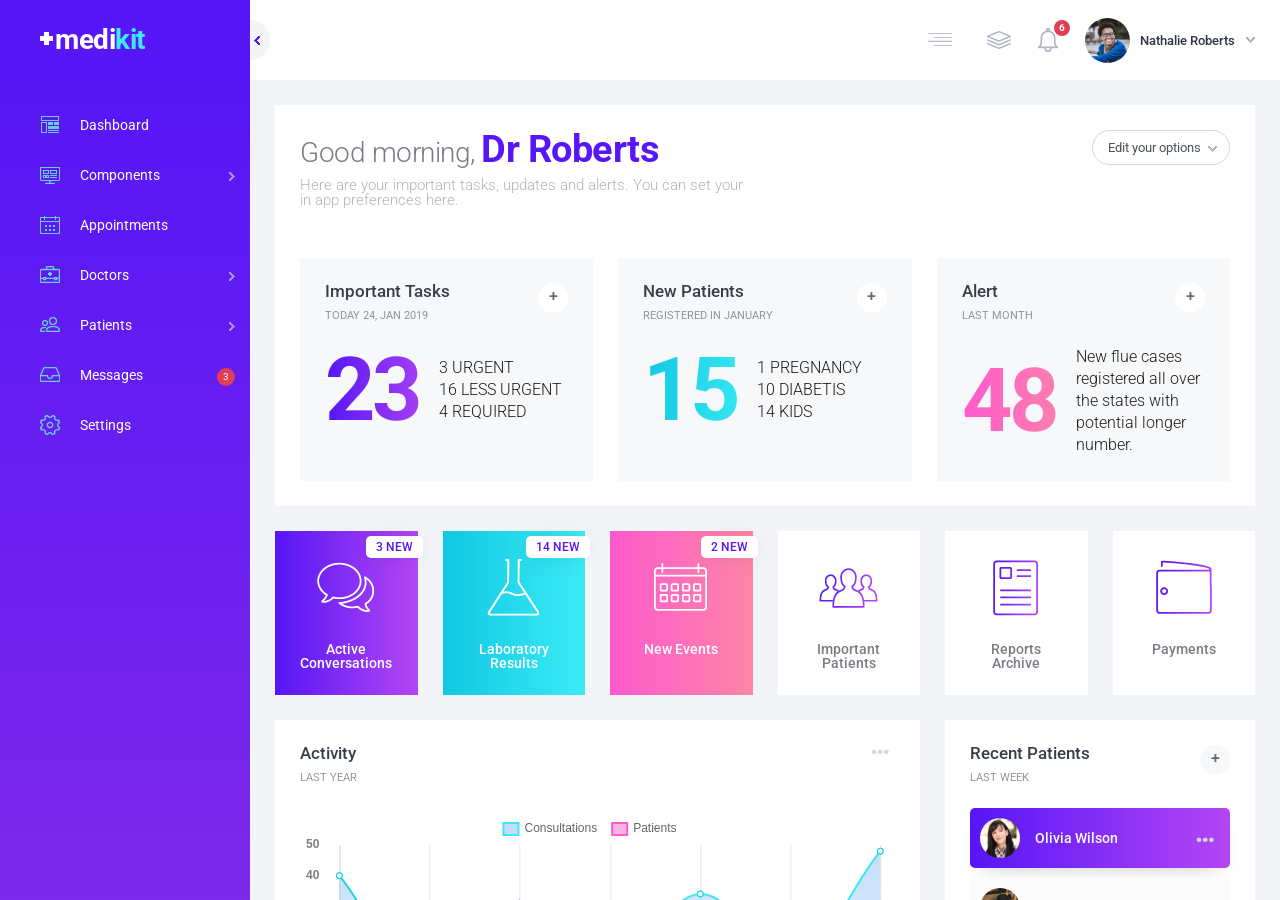
<file: index.html>
<!DOCTYPE html>
<html lang="en">

<!-- Mirrored from smarttemplates.net/medikit/dashboard.html by HTTrack Website Copier/3.x [XR&CO'2014], Thu, 04 Apr 2019 00:51:52 GMT -->
<head>
<meta http-equiv="Content-Type" content="text/html; charset=utf-8" />
<meta name="viewport" content="width=device-width; initial-scale=1; maximum-scale=1" />
<meta name="author" content="SmartTemplates" />
<meta name="description" content="medikit admin dashboard" />
<meta name="keywords" content="medical dashboard, HTML UI KIT, medikit" />
<title>Medikit</title>
<link rel="stylesheet" href="css/swiper.css">
<link rel="stylesheet" href="css/jquery.scrollbar.css">
<link rel="stylesheet" href="css/daterangepicker.css">
<link rel="stylesheet" href="css/select2.css">
<link rel="stylesheet" href="css/ion.rangeSlider.min.css">
<link rel="stylesheet" href="css/dashboard.min.css">
<link href="https://fonts.googleapis.com/css?family=Roboto:300,400,500,700,900" rel="stylesheet">  
</head>
<body>

<div class="dashboard-wrap">

	<header class="sidebar-header">
		<h1 class="sidebar-header__logo">m<span>edi<strong>kit</strong></span></h1>
	</header>
	
	<!-- Left Sidebar -->
	<div class="section section--sidebar" id="sidebar">
	
			<nav class="sidebar-menu"> 
				<ul>
					<li class="dashboard"><a href="dashboard.html"><b>Dashboard</b></a></li>
					<li class="components has-submenu"><a href="#"><b>Components<span class="submenu-arrow"></span></b></a>
						<ul class="sidebar-menu__submenu">
							<li><a href="dashboard__grid.html">Grid</a></li>
							<li><a href="dashboard__charts.html">Charts</a></li>
							<li><a href="dashboard__forms.html">Forms</a></li>
							<li><a href="dashboard__tabs.html">Tabs</a></li>
							<li><a href="dashboard__toggles.html">Toggles</a></li>
							<li><a href="dashboard__tables.html">Tables</a></li>
							<li><a href="dashboard__typography.html">Typography</a></li>
						</ul>
					</li>
					<li class="appointment"><a href="dashboard__appointments.html"><b>Appointments</b></a></li>
					<li class="doctors has-submenu"><a href="#"><b>Doctors<span class="submenu-arrow"></span></b></a>
						<ul class="sidebar-menu__submenu">
							<li><a href="dashboard__doctors-add.html">Add new doctor</a></li>
							<li><a href="dashboard__doctors.html">View all doctors</a></li>
						</ul>
					</li>
					<li class="patients has-submenu"><a href="#"><b>Patients<span class="submenu-arrow"></span></b></a>
						<ul class="sidebar-menu__submenu">
							<li><a href="dashboard__patients-add.html">Add new patient</a></li>
							<li><a href="dashboard__patients.html">View all patients</a></li>
							<li><a href="dashboard__patient.html">Patient profile</a></li>
						</ul>
					</li>		
					<li class="inbox"><a href="dashboard__messages.html"><b>Messages<span class="submenu-bubble">3</span></b></a></li>
					<li class="settings"><a href="#"><b>Settings</b></a></li>
				</ul>
			</nav>
	
	</div>
	
	<!-- Content -->
	<div class="section section--content" id="content">
		<header class="content-header">
		
			<div class="sidebar-resize"></div>
			<div class="mobile-menu"><div class="st-burger-icon st-burger-icon--medium"><span></span></div></div>
			
			<div class="content-header__user content-header__dropdown">  
			    <div class="content-header__user-avatar content-header__dropdown-activate" data-dropdown="userdropdown">
					<div class="content-header__user-thumb"><img src="images/avatar-2.jpg" alt="" title=""/></div>
					<span class="content-header__user-name">Nathalie Roberts</span>
			    </div>  
				<nav class="dropdown-menu dropdown-menu--header dropdown-menu--user-menu " id="userdropdown"> 	
				<h3 class="dropdown-menu__subtitle">User menu</h3>
				<ul>   
				    <li><a href="#">My profile</a></li>
				    <li><a href="#">Activity</a></li>
				    <li><a href="#">Switch account</a></li>
				    <li><a href="#">Support</a></li>
				    <li class="logout"><a href="#" class="button button--general button--red-border">Logout</a></li>
				</ul>
				</nav>
			</div>
			
			<div class="content-header__notifications content-header__dropdown">  
			    <div class="content-header__notifications-icon content-header__icon content-header__dropdown-activate" data-dropdown="notificationsdropdown">
					<img src="images/icons/icons-24-gray/notifications.png" alt="" title=""/>
					<span class="content-header__icon-bubble">6</span>
				</div>  
				<nav class="dropdown-menu dropdown-menu--header dropdown-menu--notifications-menu" id="notificationsdropdown"> 			
				<h3 class="dropdown-menu__subtitle">You have <strong>6</strong> notifications</h3>
				<ul>    
					<li class="d-flex justify-sb"><span class="important">IMPORTANT</span>Michael D. kidney surgery <b class="task-time">today</b></li>
					<li class="d-flex justify-sb"><span class="important">IMPORTANT</span>FLU Alert report generated <b class="task-time">today</b></li>
					
					<li class="d-flex justify-sb"><span>Meeting with <strong>Dr. Joshua</strong> </span> <b class="task-time">tomorrow</b></li>
					<li class="d-flex justify-sb"><span>Remember to create prescriptions for <strong>Alexander P.</strong></span> <b class="task-time">tomorrow</b></li>
					<li class="d-flex justify-sb"><span><strong>Jada Sacks</strong> canceled the appointment at Cardiology, Dr. Michael V. </span> <b class="task-time">24 jan, 19</b></li>
					<li class="d-flex justify-sb"><span>Sarah D. registered as new patient of <strong>Dr. George</strong> at Dermatology </span> <b class="task-time">28 jan, 19</b></li>
					<li class="view-all"><a href="#" class="button button--general button--blue-border">View all</a></li>
				</ul>
				</nav>
			</div>
			
			<div class="content-header__quicklinks content-header__dropdown">  
			        <div class="content-header__quicklinks-icon content-header__icon content-header__dropdown-activate" data-dropdown="quicklinksdropdown">
					<img src="images/icons/icons-24-gray/submenu.png" alt="" title=""/>
				</div>  
				<nav class="dropdown-menu dropdown-menu--header dropdown-menu--quicklinks-menu" id="quicklinksdropdown"> 	
				<h3 class="dropdown-menu__subtitle">Quick links</h3>				
				<ul>
				        <li><a href="#">Add new doctor</a></li>
					<li><a href="#">Add new patient</a></li>
					<li><a href="#">Generate reports</a></li>
				</ul>
				</nav>
			</div>
			
			<div class="mobile-submenu"></div>

			<nav class="content-header__menu">       
				<ul>
					<li class="appointment selected modal-toggle" data-openpopup="appointment"><a href="#">Make an appointment</a></li>
					<li class="prescription modal-toggle" data-openpopup="prescription"><a href="#">Write a prescription</a></li>
					<li class="reports modal-toggle" data-openpopup="reports"><a href="#">Generate report</a></li>
				</ul>
			</nav>
			
		</header>

		
		<div class="grid grid--margin">

			<div class="grid__row dashboard-intro">
				<div class="grid__col grid__col--margin grid__col--padding bg-white">
					<div class="grid__row">
						<div class="grid__col grid__col--margin grid__col--12">
							<div class="dashboard-intro__title">Good morning, <span>Dr Roberts</span></div>
							<div class="dashboard-intro__subtitle">Here are your important tasks, updates and alerts. You can set your in app preferences here.</div>
						</div>
						<div class="grid__col grid__col--12 d-flex justify-fe aligns-fs">
							<span class="show-more show-more--select show-more--select-gray has-dropdown" data-dropdown="moreoptions">Edit your options</span>
						</div>
						<nav class="dropdown-menu dropdown-menu--content" id="moreoptions"> 			
							<ul>
								<li><a href="#">More Details</a></li>
								<li><a href="#">View Report</a></li>
								<li><a href="#">Edit Settings</a></li>
								<li><a href="#">+ Add widget</a></li>
							</ul>
						</nav>
					</div>
					<div class="grid__row">
						<div class="grid__col grid__col--13 grid__col--margin grid__col--padding bg-gray10 mb0">
							<div class="grid__row justify-sb">
								<div class="grid__col grid__col--mb-12">
									<h3 class="grid__col-title">Important Tasks</h3>
									<span class="grid__col-subtitle">TODAY 24, JAN 2019</span>
								</div>
								<div class="grid__col grid__col--mb-12 d-flex justify-fe">
									<span class="show-more show-more--plus bg-white color-gray600 has-dropdown" data-dropdown="tasksdropdown">+</span>
								</div>
							</div>
							
							<nav class="dropdown-menu dropdown-menu--content" id="tasksdropdown"> 			
								<ul>
									<li><a href="#">More Details</a></li>
									<li><a href="#">View Activity</a></li>
									<li><a href="#">Edit Settings</a></li>
									<li><a href="#">+ Edit widget</a></li>
								</ul>
							</nav>
							<div class="d-flex align-c">
								<div class="info-nr info-nr--strong gradient-blue gradient-text">23</div>
								<div class="info-details">
								<p>3 URGENT</p>
								<p>16 LESS URGENT</p>
								<p>4 REQUIRED</p>
								</div>
							</div>
						</div>
						<div class="grid__col grid__col--13 grid__col--margin grid__col--padding bg-gray10 mb0">
							<div class="grid__row justify-sb">
								<div class="grid__col grid__col--mb-12">
									<h3 class="grid__col-title">New Patients</h3>
									<span class="grid__col-subtitle">REGISTERED IN JANUARY</span>
								</div>
								<div class="grid__col grid__col--mb-12 d-flex justify-fe">
									<span class="show-more show-more--plus bg-white color-gray600 has-dropdown" data-dropdown="newpatientsdropdown">+</span>
								</div>
							</div>
							<nav class="dropdown-menu dropdown-menu--content" id="newpatientsdropdown"> 			
								<ul>
									<li><a href="#">More Details</a></li>
									<li><a href="#">View Patients</a></li>
									<li><a href="#">Edit Settings</a></li>
									<li><a href="#">+ Edit widget</a></li>
								</ul>
							</nav>
							<div class="d-flex align-c">
								<div class="info-nr info-nr--strong gradient-lightblue gradient-text">15</div>
								<div class="info-details">
								<p>1 PREGNANCY</p>
								<p>10 DIABETIS</p>
								<p>14 KIDS</p>
								</div>
							</div>
						</div>
						<div class="grid__col grid__col--13 grid__col--margin grid__col--padding bg-gray10 mb0">
							<div class="grid__row justify-sb">
								<div class="grid__col grid__col--mb-12">
									<h3 class="grid__col-title">Alert</h3>
									<span class="grid__col-subtitle">LAST MONTH</span>
								</div>
								<div class="grid__col grid__col--mb-12 d-flex justify-fe">
									<span class="show-more show-more--plus bg-white color-gray600 has-dropdown" data-dropdown="alertdropdown">+</span>
								</div>
							</div>
							<nav class="dropdown-menu dropdown-menu--content" id="alertdropdown"> 			
								<ul>
									<li><a href="#">More Details</a></li>
									<li><a href="#">View Alerts</a></li>
									<li><a href="#">Edit Settings</a></li>
									<li><a href="#">+ Edit widget</a></li>
								</ul>
							</nav>
							<div class="d-flex align-c">
								<div class="info-nr info-nr--strong gradient-pink gradient-text">48</div>
								<div class="info-details">
								<p>New flue cases registered all over the states with potential longer number.</p>
								</div>
							</div>
						</div>
					</div>
				</div>
			</div>
			<div class="grid__row">
				<div class="grid__col grid__col--16 grid__col--mb-12 grid__col--margin grid__col--padding gradient-blue widget-icon selected">
						<span class="widget-icon__badge">3 NEW</span>
						<img src="images/icons/icons-64-white/chat.png" alt="" title=""/>
						<h5>Active Conversations</h5>
				</div>
				<div class="grid__col grid__col--16 grid__col--mb-12 grid__col--margin grid__col--padding gradient-lightblue widget-icon selected">
						<span class="widget-icon__badge">14 NEW</span>
						<img src="images/icons/icons-64-white/laboratory.png" alt="" title=""/>
						<h5>Laboratory Results</h5>
				</div>
				<div class="grid__col grid__col--16 grid__col--mb-12 grid__col--margin grid__col--padding gradient-pink widget-icon selected">
						<span class="widget-icon__badge">2 NEW</span>
						<img src="images/icons/icons-64-white/calendar.png" alt="" title=""/>
						<h5>New Events</h5>
				</div>
				<div class="grid__col grid__col--16 grid__col--mb-12 grid__col--margin grid__col--padding bg-white widget-icon">
						<img src="images/icons/icons-64-blue/users.png" alt="" title=""/>
						<h5>Important Patients</h5>
				</div>
				<div class="grid__col grid__col--16 grid__col--mb-12 grid__col--margin grid__col--padding bg-white widget-icon">
						<img src="images/icons/icons-64-blue/reports.png" alt="" title=""/>
						<h5>Reports Archive</h5>
				</div>
				<div class="grid__col grid__col--16 grid__col--mb-12 grid__col--margin grid__col--padding bg-white widget-icon">
						<img src="images/icons/icons-64-blue/payments.png" alt="" title=""/>
						<h5>Payments</h5>
				</div>

			</div>	
			<div class="grid__row">
				<div class="grid__col grid__col--23 grid__col--margin grid__col--padding bg-white">
					<div class="grid__row justify-sb">
						<div class="grid__col grid__col--mb-12">
							<h3 class="grid__col-title">Activity</h3>
							<span class="grid__col-subtitle">LAST YEAR</span>
						</div>
						<div class="grid__col grid__col--mb-12 d-flex justify-fe">
							<span class="show-more show-more--ellipsis has-dropdown" data-dropdown="activitydropdown"></span>
						</div>
					</div>
					<nav class="dropdown-menu dropdown-menu--content" id="activitydropdown"> 			
						<ul>
							<li><a href="#">More Details</a></li>
							<li><a href="#">View Activity</a></li>
							<li><a href="#">Edit Settings</a></li>
							<li><a href="#">+ Add widget</a></li>
						</ul>
					</nav>
					<canvas id="ActivityChart" width="100%" height="40"></canvas>
				</div>
				<div class="grid__col grid__col--13 grid__col--margin grid__col--padding bg-white">
					<div class="grid__row justify-sb">
						<div class="grid__col grid__col--mb-12">
							<h3 class="grid__col-title">Recent Patients</h3>
							<span class="grid__col-subtitle">LAST WEEK</span>
						</div>
						<div class="grid__col grid__col--mb-12 d-flex justify-fe">
							<span class="show-more show-more--plus bg-gray10 color-gray600 has-dropdown" data-dropdown="newddropdown">+</span>
						</div>
					</div>
					<nav class="dropdown-menu dropdown-menu--content" id="newddropdown"> 			
						<ul>
							<li><a href="#">Details</a></li>
							<li><a href="#">Share</a></li>
							<li><a href="#">Settings</a></li>
						</ul>
					</nav>
					<div class="table table--no-header table--new-doctors">
						<div class="table__body">
							<div class="table__row selected">
								<div class="table__cell"><div class="avatar-thumb avatar-thumb--table"><img src="images/avatar-3.jpg" alt="" title=""/></div></div>
								<div class="table__cell">Olivia Wilson</div>
								<div class="table__cell color-blue">Cardiology	</div>
								<div class="table__cell">
									<span class="show-more show-more--ellipsis has-dropdown" data-dropdown="dropd1"></span>
									<nav class="dropdown-menu dropdown-menu--content dropdown-menu--table" id="dropd1"> 			
										<ul>
											<li><a href="#">View Profile</a></li>
											<li><a href="#">Contact</a></li>
										</ul>
									</nav>
								</div>
							</div>
							<div class="table__row">
								<div class="table__cell"><div class="avatar-thumb avatar-thumb--table"><img src="images/avatar-1.jpg" alt="" title=""/></div></div>
								<div class="table__cell">Oliver Barnes</div>
								<div class="table__cell color-blue">Pathology 	</div>
								<div class="table__cell">
									<span class="show-more show-more--ellipsis has-dropdown" data-dropdown="dropd2"></span>
									<nav class="dropdown-menu dropdown-menu--content dropdown-menu--table" id="dropd2"> 			
										<ul>
											<li><a href="#">View Profile</a></li>
											<li><a href="#">Contact</a></li>
										</ul>
									</nav>
								</div>
							</div>
							
							<div class="table__row">
								<div class="table__cell"><div class="avatar-thumb avatar-thumb--table"><img src="images/avatar-2.jpg" alt="" title=""/></div></div>
								<div class="table__cell">Maya Cooper</div>
								<div class="table__cell color-blue">Gastroenterology</div>
								<div class="table__cell">
									<span class="show-more show-more--ellipsis has-dropdown" data-dropdown="dropd3"></span>
									<nav class="dropdown-menu dropdown-menu--content dropdown-menu--table" id="dropd3"> 			
										<ul>
											<li><a href="#">View Profile</a></li>
											<li><a href="#">Contact</a></li>
										</ul>
									</nav>
								</div>
							</div>
							<div class="table__row">
								<div class="table__cell"><div class="avatar-thumb avatar-thumb--table"><img src="images/avatar-4.jpg" alt="" title=""/></div></div>
								<div class="table__cell">Adam King</div>
								<div class="table__cell color-blue">Endocrinology	</div>
								<div class="table__cell">
									<span class="show-more show-more--ellipsis has-dropdown" data-dropdown="dropd4"></span>
									<nav class="dropdown-menu dropdown-menu--content dropdown-menu--table" id="dropd4"> 			
										<ul>
											<li><a href="#">View Profile</a></li>
											<li><a href="#">Contact</a></li>
										</ul>
									</nav>
								</div>
							</div>
							
							<div class="table__row">
								<div class="table__cell"><div class="avatar-thumb avatar-thumb--table"><img src="images/avatar-5.jpg" alt="" title=""/></div></div>
								<div class="table__cell">Julia Henderson</div>
								<div class="table__cell color-blue">Orthodontics</div>
								<div class="table__cell">
									<span class="show-more show-more--ellipsis has-dropdown" data-dropdown="dropd5"></span>
									<nav class="dropdown-menu dropdown-menu--content dropdown-menu--table" id="dropd5"> 			
										<ul>
											<li><a href="#">View Profile</a></li>
											<li><a href="#">Contact</a></li>
										</ul>
									</nav>
								</div>
							</div>
							<div class="table__row">
								<div class="table__cell"><div class="avatar-thumb avatar-thumb--table"><img src="images/avatar-6.jpg" alt="" title=""/></div></div>
								<div class="table__cell">Sienna Butler</div>
								<div class="table__cell color-blue">Paediatrics</div>
								<div class="table__cell">
									<span class="show-more show-more--ellipsis has-dropdown" data-dropdown="dropd6"></span>
									<nav class="dropdown-menu dropdown-menu--content dropdown-menu--table" id="dropd6"> 			
										<ul>
											<li><a href="#">View Profile</a></li>
											<li><a href="#">Contact</a></li>
										</ul>
									</nav>
								</div>
							</div>

						</div>
						
					</div>
					<!-- TABLE end -->
				</div>

			</div>
			
			
			<div class="grid__row grid__row--d-block">
				<div class="grid__col grid__col--margin grid__col--padding bg-white">
					<div class="grid__row justify-sb">
						<div class="grid__col grid__col--mb-12">
							<h3 class="grid__col-title">Upcoming Appointments</h3>
							<span class="grid__col-subtitle">01 FEBRUARY - 31 MARCH 2019</span>
						</div>
						<div class="grid__col grid__col--mb-12 d-flex justify-fe aligns-fs">
							<span class="show-more show-more--select show-more--select-gray has-dropdown" data-dropdown="upappointdropdown">Select Period</span>
						</div>
					</div>

					<nav class="dropdown-menu dropdown-menu--content" id="upappointdropdown"> 			
						<ul>
							<li><a href="#">Last 7 days</a></li>
							<li><a href="#">Last 2 weeks</a></li>
							<li><a href="#">Last month</a></li>
							<li><a href="#">+ Custom</a></li>
						</ul>
					</nav>
					  <div class="appointments">
					  	<div class="appointments__button--next swiper-button-next"></div>
						<div class="appointments__button--prev swiper-button-prev"></div>
					  
						<div class="appointments__content swiper-wrapper">
							  <div class="appointments__slide swiper-slide selected selected--blue">
							       <div class="appointment__time" id="time-user1"></div>
								<div class="appointment__header">
									<div class="appointment__thumb"><img src="images/avatar-1.jpg" alt="" title=""/></div>
									<div class="appointment__header-details">
										<div class="appointment__username">Patrick Alexander</div>
										<div class="appointment__user-email"><a href="mailto:email@website.com">email@website.com</a></div>
										
									</div>
								</div>
								<div class="appointment__content">
								        <div class="appointment__info-content icon-doctor">Dermatology, Dr. Joshua A.</div>
									<div class="appointment__info-content icon-location">54 Medical Center, Room 34</div>
									<div class="appointment__info-content icon-calendar">Tuesday, February 09, 2019</div>
									<div class="appointment__info-content icon-clock"><strong>10:00 - 10:30</strong></div>
								</div>
								<div class="appointment__buttons">
									<button class="appointment__button appointment__button--confirm">Confirm</button>
									<button class="appointment__button appointment__button--cancel">Cancel</button>
								</div>
							  </div>
							  
							  <div class="appointments__slide swiper-slide">
							        <div class="appointment__time" id="time-user2"></div>
								<div class="appointment__header">
									<div class="appointment__thumb"><img src="images/avatar-2.jpg" alt="" title=""/></div>
									<div class="appointment__header-details">
										<div class="appointment__username">Jada Sacks</div>
										<div class="appointment__user-phone"><a href="tel:889400322">+889 400322</a></div>
									</div>
								</div>
								<div class="appointment__content">
								        <div class="appointment__info-content icon-doctor">Cardiology, Dr. Michael V.</div>
									<div class="appointment__info-content icon-location">T600 Medical Center, Room 2</div>
									<div class="appointment__info-content icon-calendar">Wednesday, February 18, 2019</div>
									<div class="appointment__info-content icon-clock"><strong>08:00 - 09:30</strong></div>
								</div>
								<div class="appointment__buttons">
									<button class="appointment__button appointment__button--confirm">Confirm</button>
									<button class="appointment__button appointment__button--cancel">Cancel</button>
								</div>
							  </div>
							  
							  <div class="appointments__slide swiper-slide">
								<div class="appointment__header">
									<div class="appointment__thumb"><img src="images/avatar-3.jpg" alt="" title=""/></div>
									<div class="appointment__header-details">
										<div class="appointment__username">Jenifer Vandebild</div>
										<div class="appointment__user-email"><a href="mailto:email@website.com">jenifer@vanderbild.com</a></div>

									</div>
								</div>
								<div class="appointment__content">
								        <div class="appointment__info-content icon-doctor">Gastroenterology, Dr. Joshua A.</div>
									<div class="appointment__info-content icon-location">54 Medical Center, Room 34</div>
									<div class="appointment__info-content icon-calendar">Friday, February 09, 2019</div>
									<div class="appointment__info-content icon-clock"><strong>10:00 - 10:30</strong></div>
								</div>
								<div class="appointment__buttons">
									<button class="appointment__button appointment__button--confirm">Confirm</button>
									<button class="appointment__button appointment__button--cancel">Cancel</button>
								</div>
							  </div>
							  
							  <div class="appointments__slide swiper-slide">
								<div class="appointment__header">
									<div class="appointment__thumb"><img src="images/avatar-4.jpg" alt="" title=""/></div>
									<div class="appointment__header-details">
										<div class="appointment__username">Michael Smith</div>

										<div class="appointment__user-phone"><a href="tel:889400322">+781 554689</a></div>
									</div>
								</div>
								<div class="appointment__content">
								        <div class="appointment__info-content icon-doctor">Endocrinology, Dr. Joshua A.</div>
									<div class="appointment__info-content icon-location">83 Medical Center, Room 01</div>
									<div class="appointment__info-content icon-calendar">Wednesday, February 28, 2019</div>
									<div class="appointment__info-content icon-clock"><strong>09:30 - 10:30</strong></div>
								</div>
								<div class="appointment__buttons">
									<button class="appointment__button appointment__button--confirm">Confirm</button>
									<button class="appointment__button appointment__button--cancel">Cancel</button>
								</div>
							  </div>
							  
							  <div class="appointments__slide swiper-slide">
								<div class="appointment__header">
									<div class="appointment__thumb"><img src="images/avatar-5.jpg" alt="" title=""/></div>
									<div class="appointment__header-details">
										<div class="appointment__username">Sarah Smithson</div>
										<div class="appointment__user-email"><a href="mailto:email@website.com">sarah@smitson.com</a></div>
	
									</div>
								</div>
								<div class="appointment__content">
								        <div class="appointment__info-content icon-doctor">Orthodontics, Dr. Victoria B.</div>
									<div class="appointment__info-content icon-location">54 Medical Center, Room 34</div>
									<div class="appointment__info-content icon-calendar">Monday, February 28, 2019</div>
									<div class="appointment__info-content icon-clock"><strong>10:00 - 10:30</strong></div>
								</div>
								<div class="appointment__buttons">
									<button class="appointment__button appointment__button--confirm">Confirm</button>
									<button class="appointment__button appointment__button--cancel">Cancel</button>
								</div>
							  </div>
							  
							  <div class="appointments__slide swiper-slide">
								<div class="appointment__header">
									<div class="appointment__thumb"><img src="images/avatar-6.jpg" alt="" title=""/></div>
									<div class="appointment__header-details">
										<div class="appointment__username">Alicia Kimston</div>
										<div class="appointment__user-phone"><a href="tel:889400322">+333 400322</a></div>
									</div>
								</div>
								<div class="appointment__content">
								        <div class="appointment__info-content icon-doctor">Neonatology, Dr. Alexa A.</div>
									<div class="appointment__info-content icon-location">54 Medical Center, Room 34</div>
									<div class="appointment__info-content icon-calendar">Tuesday, March 01, 2019</div>
									<div class="appointment__info-content icon-clock"><strong>10:00 - 10:30</strong></div>
								</div>
								<div class="appointment__buttons">
									<button class="appointment__button appointment__button--confirm">Confirm</button>
									<button class="appointment__button appointment__button--cancel">Cancel</button>
								</div>
							  </div>
							  
							  <div class="appointments__slide swiper-slide">
								<div class="appointment__header">
									<div class="appointment__thumb"><img src="images/avatar-7.jpg" alt="" title=""/></div>
									<div class="appointment__header-details">
										<div class="appointment__username">Duran Jackson</div>
										<div class="appointment__user-email"><a href="mailto:email@website.com">duran@jackson.com</a></div>
									</div>
								</div>
								<div class="appointment__content">
								        <div class="appointment__info-content icon-doctor">Psychiatry, Dr. Aby D.</div>
									<div class="appointment__info-content icon-location">Main Hospital Center, Room 12, 3'rd fl</div>
									<div class="appointment__info-content icon-calendar">Friday, March 12, 2019</div>
									<div class="appointment__info-content icon-clock"><strong>14:00 - 15:30</strong></div>
								</div>
								<div class="appointment__buttons">
									<button class="appointment__button appointment__button--confirm">Confirm</button>
									<button class="appointment__button appointment__button--cancel">Cancel</button>
								</div>
							  </div>

						</div>
					

					</div>
				</div>
			</div>
			

			
			
			<div class="grid__row">
				<div class="grid__col grid__col--13 grid__col--margin grid__col--padding bg-white mb0">
					<div class="grid__row justify-sb">
						<div class="grid__col grid__col--mb-12">
							<h3 class="grid__col-title">Calendar</h3>
							<span class="grid__col-subtitle">EVENTS BY MONTH</span>
						</div>
						<div class="grid__col grid__col--mb-12 d-flex justify-fe">
							<span class="show-more show-more--plus bg-gray10 color-gray600 has-dropdown" data-dropdown="calendardropdown">+</span>
						</div>
					</div>
					<nav class="dropdown-menu dropdown-menu--content" id="calendardropdown"> 			
						<ul>
							<li><a href="#">More Details</a></li>
							<li><a href="#">View Report</a></li>
							<li><a href="#">Edit Settings</a></li>
							<li><a href="#">+ Add widget</a></li>
						</ul>
					</nav>
					<div id="taskscalendar"></div>
				</div>
				
				<div class="grid__col grid__col--13 grid__col--margin grid__col--padding bg-white mb0">
					<div class="grid__row justify-sb">
						<div class="grid__col grid__col--mb-12">
							<h3 class="grid__col-title">Diseases Report</h3>
							<span class="grid__col-subtitle">MOST IMPORTANT</span>
						</div>
						<div class="grid__col grid__col--mb-12 d-flex justify-fe">
							<span class="show-more show-more--ellipsis show-more--ellipsis-vertical has-dropdown" data-dropdown="diseasesdropdown"></span>
						</div>
					</div>
					<nav class="dropdown-menu dropdown-menu--content" id="diseasesdropdown"> 			
						<ul>
							<li><a href="#">More Details</a></li>
							<li><a href="#">View Diseases</a></li>
							<li><a href="#">Edit Settings</a></li>
							<li><a href="#">+ Add widget</a></li>
						</ul>
					</nav>
					<canvas id="DiseasesChart" width="100%" height="80"></canvas>
				</div>
				<div class="grid__col grid__col--13 grid__col--margin grid__col--padding bg-white mb0">
					<div class="grid__row justify-sb">
						<div class="grid__col grid__col--mb-12">
							<h3 class="grid__col-title">Latest Reports</h3>
							<span class="grid__col-subtitle">LAST 7 DAYS</span>
						</div>
						<div class="grid__col grid__col--mb-12 d-flex justify-fe">
							<span class="show-more show-more--arrow color-gray600 has-dropdown" data-dropdown="reportsdropdown"></span>
						</div>
					</div>
					<nav class="dropdown-menu dropdown-menu--content" id="reportsdropdown"> 			
						<ul>
							<li><a href="#">More Details</a></li>
							<li><a href="#">View Report</a></li>
							<li><a href="#">Edit Settings</a></li>
							<li><a href="#">+ Add widget</a></li>
						</ul>
					</nav>
					<canvas id="ReportsChart" width="100%" height="40"></canvas>
					<div class="table table--no-header table--latest-reports">
						<div class="table__body">
							<div class="table__row">
								<div class="table__cell">Infectious disease.pdf</div>
								<div class="table__cell"><a href="#" class="button button--small-table button--lightblue-bg">View</a></div>
								<div class="table__cell"><a href="#" class="button button--small-table button--blue-bg">Download</a></div>		
							</div>
							<div class="table__row">
								<div class="table__cell">Paediatric.doc</div>
								<div class="table__cell"><a href="#" class="button button--small-table button--lightblue-bg">View</a></div>
								<div class="table__cell"><a href="#" class="button button--small-table button--blue-bg">Download</a></div>		
							</div>
							<div class="table__row">
								<div class="table__cell">Hepatology.pdf</div>
								<div class="table__cell"><a href="#" class="button button--small-table button--lightblue-bg">View</a></div>
								<div class="table__cell"><a href="#" class="button button--small-table button--blue-bg">Download</a></div>		
							</div>
							<div class="table__row">
								<div class="table__cell">General Surgery.doc</div>
								<div class="table__cell"><a href="#" class="button button--small-table button--lightblue-bg">View</a></div>
								<div class="table__cell"><a href="#" class="button button--small-table button--blue-bg">Download</a></div>		
							</div>
						</div>
						
					</div>
					<!-- TABLE end -->

				</div>

			</div>
			
	

		</div>



	</div>
	
   
</div>  <!-- Wrap End -->
 
<div class="section section-panel" id="panel">
	<div class="panel-resize"></div>
	<div class="section-panel__content scrollbar-macosx">
		

		<div class="grid">
			
		        <div class="grid__row">	
				<div class="grid__col grid__col--padding">
					<div class="grid__row">
						<div class="grid__col grid__col--margin">
							<h3 class="grid__col-title">Settings Panel</h3>
						</div>		
					</div>
					<div class="grid__row align-c">
						<div class="grid__col grid__col--mb-12 grid__col--margin">
							<label class="form__label pb0">ENABLED OPTION</label>
						</div>
						<div class="grid__col grid__col--mb-12 grid__col--margin">
							<div class="form__switcher">
								<label class="switch">
								<input class="switch__input" type="checkbox" data-role="none" checked />
								<span class="switch__label" data-on="On" data-off="Off"></span> <span class="switch__handle"></span>
								</label>
							</div>
						</div>
					</div>
					<div class="grid__row align-c">
						<div class="grid__col grid__col--mb-12 grid__col--margin">
							<label class="form__label pb0">DISABLED OPTION</label>
						</div>
						<div class="grid__col grid__col--mb-12 grid__col--margin">
							<div class="form__switcher">
								<label class="switch">
								<input class="switch__input" type="checkbox" data-role="none"/>
								<span class="switch__label" data-on="On" data-off="Off"></span> <span class="switch__handle"></span>
								</label>
							</div>
						</div>
					</div>
					<div class="grid__row align-c">
						<div class="grid__col grid__col--mb-12 grid__col--margin">
							<label class="form__label pb0">ENABLED OPTION</label>
						</div>
						<div class="grid__col grid__col--mb-12 grid__col--margin">
							<div class="form__switcher">
								<label class="switch">
								<input class="switch__input" type="checkbox" data-role="none" checked />
								<span class="switch__label" data-on="On" data-off="Off"></span> <span class="switch__handle"></span>
								</label>
							</div>
						</div>
					</div>
					<div class="grid__row align-c">
						<div class="grid__col grid__col--mb-12 grid__col--margin">
							<label class="form__label pb0">DISABLED OPTION</label>
						</div>
						<div class="grid__col grid__col--mb-12 grid__col--margin">
							<div class="form__switcher">
								<label class="switch">
								<input class="switch__input" type="checkbox" data-role="none"/>
								<span class="switch__label" data-on="On" data-off="Off"></span> <span class="switch__handle"></span>
								</label>
							</div>
						</div>
					</div>
					<div class="grid__row">
						<div class="grid__col grid__col--margin">
							<h3 class="grid__col-title">Custom radios</h3>
						</div>		
					</div>
					<div class="grid__row">
						<div class="grid__col grid__col--margin">
							<label class="form__label">CUSTOM RADIO SETTINGS</label>
							<div class="form__radio">
								<input type="radio" name="cr" id="cr1" value="1" checked /><label for="cr1">Radio option</label>
							</div>
							<div class="form__radio">
								<input type="radio" name="cr" id="cr2" value="2" /><label for="cr2">Radio option</label>
							</div>
							<div class="form__radio">
								<input type="radio" name="cr" id="cr3" value="3" /><label for="cr3">Radio option</label>
							</div>
						</div>
					</div>
					<div class="grid__row">
						<div class="grid__col grid__col--margin">
							<h3 class="grid__col-title">Custom checkboxes</h3>
						</div>		
					</div>
					<div class="grid__row">
						<div class="grid__col grid__col--margin">
							<label class="form__label">CUSTOM CHECKBOX SETTINGS</label>
							<div class="form__checkbox">
								<input type="checkbox" name="cc1" id="cc1" value="1" checked /><label for="cc1">Checkbox option</label>
							</div>
							<div class="form__checkbox">
								<input type="checkbox" name="cc2" id="cc2" value="2" /><label for="cc2">Checkbox option</label>
							</div>
							<div class="form__checkbox">
								<input type="checkbox" name="cc3" id="cc3" value="3" /><label for="cc3">Checkbox option</label>
							</div>
						</div>
					</div>
					

					<div class="grid__row">
						<div class="grid__col grid__col--margin">
							<h3 class="grid__col-title">Custom Slider</h3>
						</div>		
					</div>
					<div class="grid__row">
						<div class="grid__col grid__col--margin">
							<label class="form__label">CUSTOM SINGLE SLIDER</label>
								<input type="text" class="js-slider" name="my_range" value="" />
						</div>
					</div>
					<div class="grid__row">
						<div class="grid__col grid__col--margin mb0">
							<label class="form__label">CUSTOM RANGE SLIDER</label>
								<input type="text" class="js-range-slider" name="my_range" value="" />
						</div>
					</div>
				</div>

			</div>
		</div> <!-- End of Grid -->	
	</div>
</div>  <!-- End of right panel -->
 
 
 <!-- Modal - Appointment --> 
<div class="modal modal--appointment">
		
		<div class="modal__overlay modal__overlay--toggle"></div>
		<div class="modal__wrapper modal-transition">
		  
		<div class="modal__body">
			<div class="modal__header">
				<h2 class="modal__header-title">Make an appointment</h2>
				<div class="modal__close modal__overlay--toggle"><span></span></div>
			</div>
			<div class="modal__content">					
		
				<div class="grid">
					<div class="grid__row grid__row--margin">
						<div class="grid__col grid__col--margin">
							<h3 class="grid__col-title">Patient Information</h3>
						</div>		
					</div>
					<div class="grid__row grid__row--margin">
						<div class="grid__col grid__col--13 grid__col--margin">
							<label class="form__label">PATIENT NAME</label>
							<select class="custom-select" name="appname">
								<option value="Patient Name">Emma Williams</option>
								<option value="Patient Name">Olivia Johnson</option>
								<option value="Patient Name">Ava Jones</option>
								<option value="Patient Name">Isabella Brown</option>
								<option value="Patient Name">Sophia Davis</option>
								<option value="Patient Name">Mia Latin</option>
								<option value="Patient Name">Amelia Miller</option>
								<option value="Patient Name">Charlotte Wilson</option>
								<option value="Patient Name">Abigail Moore</option>
								<option value="Patient Name">Emily Anderson</option>
								<option value="Patient Name">Harper Thomas</option>
								<option value="Patient Name">Evelyn Jackson</option>
								<option value="Patient Name">Madison Taylor</option>
								<option value="Patient Name">Victoria White</option>
								<option value="Patient Name">Sofia Harris</option>
								<option value="Patient Name">Scarlett Martin</option>
								<option value="Patient Name">Aria Thompson</option>
								<option value="Patient Name">Elizabeth Robinson</option>
								<option value="Patient Name">Camila Lewis</option>
								<option value="Patient Name">Layla Garcia</option>
								<option value="Patient Name">Ella Walker</option>
								<option value="Patient Name">Chloe Clark</option>
								<option value="Patient Name">Zoey Rodriguez</option>
								<option value="Patient Name">Penelope Martinez</option>
								<option value="Patient Name">Matthew Jones</option>
								<option value="Patient Name">Benjamin Brown</option>
								<option value="Patient Name">Alexander Davies</option>
								<option value="Patient Name">William Evans</option>
								<option value="Patient Name">Daniel Smith</option>
								<option value="Patient Name">Jayden Taylor</option>
								<option value="Patient Name">Oliver Thomas</option>
								<option value="Patient Name">Carter Roberts</option>
								<option value="Patient Name">Sebastian Walker</option>
								<option value="Patient Name">Joseph Johnson</option>
								<option value="Patient Name">David Thompson</option>
								<option value="Patient Name">Gabriel Wood</option>
								<option value="Patient Name">Julian Robinson</option>
								<option value="Patient Name">Jackson Wright</option>
								<option value="Patient Name">Anthony King</option>
								<option value="Patient Name">Dylan Cooper</option>
							</select>
						</div>
						<div class="grid__col grid__col--13 grid__col--margin">
									<label class="form__label">DATE OR BIRTH</label>
									<input type="text" name="birthday" class="form__input" value="02/03/1983" />
						</div>
						<div class="grid__col grid__col--13 grid__col--margin">
									<label class="form__label">PHONE</label>
									<input type="text" name="appphone" class="form__input" value="" />
						</div>
					</div>
					<div class="grid__row  grid__row--margin">
						<div class="grid__col grid__col--margin">
							<h3 class="grid__col-title">Appointment Information</h3>
						</div>		
					</div>
					<div class="grid__row grid__row--margin">
						<div class="grid__col grid__col--mb-12 grid__col--margin">
							<label class="form__label">LOCATION</label>
							<select class="custom-select" name="applocation">
								<option value="Los Angeles">H Clinic, Houston Street</option>
								<option value="Washington">Hostpital Washington</option>
								<option value="New York">Clinic 54 New York</option>
								<option value="Chicago">43V Room Chicago</option>
							</select>
						</div>
						<div class="grid__col grid__col--mb-12 grid__col--margin">
									<label class="form__label">DATE &amp; TIME</label>
									<input type="text" name="timepicker" class="form__input" value="" />
						</div>
					</div>
					<div class="grid__row grid__row--margin">
						<div class="grid__col grid__col--margin">
							<h3 class="grid__col-title">Examination Information</h3>
						</div>		
					</div>
					<div class="grid__row grid__row--margin">
						<div class="grid__col grid__col--13 grid__col--margin">
							<label class="form__label">EXAMINATION TYPE</label>
							<select class="custom-select" name="apptype">
								<option value="Examination">Abdominal radiology</option>
								<option value="Examination">Breast imaging</option>
								<option value="Examination">Cardiothoracic radiology</option>
								<option value="Examination">Cardiovascular radiology</option>
								<option value="Examination">Chest radiology</option>
								<option value="Examination">Emergency radiology</option>
								<option value="Examination">Endovascular surgical neuroradiology</option>
								<option value="Examination">Gastrointestinal radiology</option>
								<option value="Examination">Genitourinary radiology</option>
								<option value="Examination">Head and neck radiology</option>
								<option value="Examination">Interventional radiology</option>
								<option value="Examination">Musculoskeletal radiology</option>
								<option value="Examination">Neuroradiology</option>
								<option value="Examination">Nuclear radiology</option>
								<option value="Examination">Pediatric radiology</option>
								<option value="Examination">Radiation oncology</option>
								<option value="Examination">Vascular and interventional radiology</option>
							</select>
						</div>
						<div class="grid__col grid__col--13 grid__col--margin">
									<label class="form__label">DOCTOR</label>
									<select class="custom-select" name="apptype">
										<option value="Patient Name">Dr. Alexander Davies</option>
										<option value="Patient Name">Dr. William Evans</option>
										<option value="Patient Name">Dr. Daniel Smith</option>
										<option value="Patient Name">Dr. Jayden Taylor</option>
										<option value="Patient Name">Dr. Oliver Thomas</option>
										<option value="Patient Name">Dr. Carter Roberts</option>
										<option value="Patient Name">Dr. Sebastian Walker</option>
										<option value="Patient Name">Dr. Joseph Johnson</option>
										<option value="Patient Name">Dr. David Thompson</option>
										<option value="Patient Name">Dr. Gabriel Wood</option>
										<option value="Patient Name">Dr. Julian Robinson</option>
									</select>
						</div>
						<div class="grid__col grid__col--13 grid__col--margin">
									<label class="form__label">NOTES</label>
									<input name="notes" id="notes" class="form__input" type="text" />
						</div>
					</div>
					<div class="grid__row grid__row--margin">
						<div class="grid__col grid__col--margin">
							<input type="submit" name="submit" class="button button--submit button--blue-bg" id="submit" value="ADD APPOINTMENT" />	
						</div>
					</div>
				</div> <!-- End of Grid -->

			</div> 

			
		</div>

		</div>
 </div> 
 
  <!-- Modal - prescription --> 
<div class="modal modal--prescription">
		
		<div class="modal__overlay modal__overlay--toggle"></div>
		<div class="modal__wrapper modal-transition">
		  
		<div class="modal__body">
			<div class="modal__header">
				<h2 class="modal__header-title">Make a prescription</h2>
				<div class="modal__close modal__overlay--toggle"><span></span></div>
			</div>
			<div class="modal__content">					
		
				<div class="grid">
					<div class="grid__row grid__row--margin">
						<div class="grid__col grid__col--margin">
							<h3 class="grid__col-title">Patient Information</h3>
						</div>		
					</div>
					<div class="grid__row grid__row--margin">
						<div class="grid__col grid__col--13 grid__col--margin">
							<label class="form__label">PATIENT NAME</label>
							<select class="custom-select" name="appname">
								<option value="Patient Name">Emma Williams</option>
								<option value="Patient Name">Olivia Johnson</option>
								<option value="Patient Name">Ava Jones</option>
								<option value="Patient Name">Isabella Brown</option>
								<option value="Patient Name">Sophia Davis</option>
								<option value="Patient Name">Mia Latin</option>
								<option value="Patient Name">Amelia Miller</option>
								<option value="Patient Name">Charlotte Wilson</option>
								<option value="Patient Name">Abigail Moore</option>
								<option value="Patient Name">Emily Anderson</option>
								<option value="Patient Name">Harper Thomas</option>
								<option value="Patient Name">Evelyn Jackson</option>
								<option value="Patient Name">Madison Taylor</option>
								<option value="Patient Name">Victoria White</option>
								<option value="Patient Name">Sofia Harris</option>
								<option value="Patient Name">Scarlett Martin</option>
								<option value="Patient Name">Aria Thompson</option>
								<option value="Patient Name">Elizabeth Robinson</option>
								<option value="Patient Name">Camila Lewis</option>
								<option value="Patient Name">Layla Garcia</option>
								<option value="Patient Name">Ella Walker</option>
								<option value="Patient Name">Chloe Clark</option>
								<option value="Patient Name">Zoey Rodriguez</option>
								<option value="Patient Name">Penelope Martinez</option>
								<option value="Patient Name">Matthew Jones</option>
								<option value="Patient Name">Benjamin Brown</option>
								<option value="Patient Name">Alexander Davies</option>
								<option value="Patient Name">William Evans</option>
								<option value="Patient Name">Daniel Smith</option>
								<option value="Patient Name">Jayden Taylor</option>
								<option value="Patient Name">Oliver Thomas</option>
								<option value="Patient Name">Carter Roberts</option>
								<option value="Patient Name">Sebastian Walker</option>
								<option value="Patient Name">Joseph Johnson</option>
								<option value="Patient Name">David Thompson</option>
								<option value="Patient Name">Gabriel Wood</option>
								<option value="Patient Name">Julian Robinson</option>
								<option value="Patient Name">Jackson Wright</option>
								<option value="Patient Name">Anthony King</option>
								<option value="Patient Name">Dylan Cooper</option>
							</select>
						</div>
						<div class="grid__col grid__col--13 grid__col--margin">
									<label class="form__label">DATE OR BIRTH</label>
									<input type="text" name="birthday" class="form__input" value="02/03/1983" />
						</div>
						<div class="grid__col grid__col--13 grid__col--margin">
									<label class="form__label">PHONE</label>
									<input type="text" name="appphone" class="form__input" value="" />
						</div>
					</div>
					<div class="grid__row  grid__row--margin">
						<div class="grid__col grid__col--margin">
							<h3 class="grid__col-title">Prescription Information</h3>
						</div>		
					</div>
					<div class="grid__row grid__row--margin">
						<div class="grid__col grid__col--mb-12 grid__col--margin">
							<label class="form__label">MEDICATION</label>
							<select class="custom-select" name="applocation">
									<option value="Acetaminophen">Acetaminophen</option>
									<option value="Adderall">Adderall</option>
									<option value="Alprazolam">Alprazolam</option>
									<option value="Amitriptyline">Amitriptyline</option>
									<option value="Amlodipine">Amlodipine</option>
									<option value="Amoxicillin">Amoxicillin</option>
									<option value="Ativan">Ativan</option>
									<option value="Atorvastatin">Atorvastatin</option>
									<option value="Azithromycin">Azithromycin</option>
									<option value="Ciprofloxacin">Ciprofloxacin</option>
									<option value="Citalopram">Citalopram</option>
									<option value="Clindamycin">Clindamycin</option>
									<option value="Clonazepam">Clonazepam</option>
									<option value="Codeine">Codeine</option>
									<option value="Cyclobenzaprine">Cyclobenzaprine</option>
									<option value="Cymbalta">Cymbalta</option>
									<option value="Doxycycline">Doxycycline</option>
									<option value="Gabapentin">Gabapentin</option>
									<option value="Hydrochlorothiazide">Hydrochlorothiazide</option>
									<option value="Ibuprofen">Ibuprofen</option>
							</select>
						</div>
						<div class="grid__col grid__col--mb-12 grid__col--margin">
									<label class="form__label">PERIOD FOR MEDICATION</label>
									<input type="text" name="dates" class="form__input" value="" />
						</div>
					</div>
					<div class="grid__row grid__row--margin">
						<div class="grid__col grid__col--margin">
							<h3 class="grid__col-title">Doctor Information</h3>
						</div>		
					</div>
					<div class="grid__row grid__row--margin">
						<div class="grid__col grid__col--13 grid__col--margin">
									<label class="form__label">DOCTOR</label>
									<select class="custom-select" name="apptype">
										<option value="Patient Name">Dr. Alexander Davies</option>
										<option value="Patient Name">Dr. William Evans</option>
										<option value="Patient Name">Dr. Daniel Smith</option>
										<option value="Patient Name">Dr. Jayden Taylor</option>
										<option value="Patient Name">Dr. Oliver Thomas</option>
										<option value="Patient Name">Dr. Carter Roberts</option>
										<option value="Patient Name">Dr. Sebastian Walker</option>
										<option value="Patient Name">Dr. Joseph Johnson</option>
										<option value="Patient Name">Dr. David Thompson</option>
										<option value="Patient Name">Dr. Gabriel Wood</option>
										<option value="Patient Name">Dr. Julian Robinson</option>
									</select>
						</div>
						<div class="grid__col grid__col--23 grid__col--margin">
									<label class="form__label">NOTES</label>
									<input name="notes" id="notes" class="form__input" type="text" />
						</div>
					</div>
					<div class="grid__row grid__row--margin">
						<div class="grid__col grid__col--margin">
							<input type="submit" name="submit" class="button button--submit button--inline button--blue-bg" id="submit" value="SAVE PRESCRIPTION" />
							<input type="submit" name="submit" class="button button--submit button--inline button--blue-bg" id="submit" value="SAVE &amp; PRINT" />								
						</div>
					</div>
				</div> <!-- End of Grid -->

			</div> 

			
		</div>

		</div>
 </div> 
 
 
   <!-- Modal - reports --> 
<div class="modal modal--reports">
		
		<div class="modal__overlay modal__overlay--toggle"></div>
		<div class="modal__wrapper modal-transition">
		  
		<div class="modal__body">
			<div class="modal__header">
				<h2 class="modal__header-title">Generate report</h2>
				<div class="modal__close modal__overlay--toggle"><span></span></div>
			</div>
			<div class="modal__content">					
		
				<div class="grid">
					<div class="grid__row grid__row--margin">
						<div class="grid__col grid__col--margin">
							<h3 class="grid__col-title">Patient Information</h3>
						</div>		
					</div>
					<div class="grid__row grid__row--margin">
						<div class="grid__col grid__col--13 grid__col--margin">
							<label class="form__label">PATIENT NAME</label>
							<select class="custom-select" name="appname">
								<option value="Patient Name">Emma Williams</option>
								<option value="Patient Name">Olivia Johnson</option>
								<option value="Patient Name">Ava Jones</option>
								<option value="Patient Name">Isabella Brown</option>
								<option value="Patient Name">Sophia Davis</option>
								<option value="Patient Name">Mia Latin</option>
								<option value="Patient Name">Amelia Miller</option>
								<option value="Patient Name">Charlotte Wilson</option>
								<option value="Patient Name">Abigail Moore</option>
								<option value="Patient Name">Emily Anderson</option>
								<option value="Patient Name">Harper Thomas</option>
								<option value="Patient Name">Evelyn Jackson</option>
								<option value="Patient Name">Madison Taylor</option>
								<option value="Patient Name">Victoria White</option>
								<option value="Patient Name">Sofia Harris</option>
								<option value="Patient Name">Scarlett Martin</option>
								<option value="Patient Name">Aria Thompson</option>
								<option value="Patient Name">Elizabeth Robinson</option>
								<option value="Patient Name">Camila Lewis</option>
								<option value="Patient Name">Layla Garcia</option>
								<option value="Patient Name">Ella Walker</option>
								<option value="Patient Name">Chloe Clark</option>
								<option value="Patient Name">Zoey Rodriguez</option>
								<option value="Patient Name">Penelope Martinez</option>
								<option value="Patient Name">Matthew Jones</option>
								<option value="Patient Name">Benjamin Brown</option>
								<option value="Patient Name">Alexander Davies</option>
								<option value="Patient Name">William Evans</option>
								<option value="Patient Name">Daniel Smith</option>
								<option value="Patient Name">Jayden Taylor</option>
								<option value="Patient Name">Oliver Thomas</option>
								<option value="Patient Name">Carter Roberts</option>
								<option value="Patient Name">Sebastian Walker</option>
								<option value="Patient Name">Joseph Johnson</option>
								<option value="Patient Name">David Thompson</option>
								<option value="Patient Name">Gabriel Wood</option>
								<option value="Patient Name">Julian Robinson</option>
								<option value="Patient Name">Jackson Wright</option>
								<option value="Patient Name">Anthony King</option>
								<option value="Patient Name">Dylan Cooper</option>
							</select>
						</div>
						<div class="grid__col grid__col--13 grid__col--margin">
									<label class="form__label">DATE OR BIRTH</label>
									<input type="text" name="birthday" class="form__input" value="02/03/1983" />
						</div>
						<div class="grid__col grid__col--13 grid__col--margin">
									<label class="form__label">PHONE</label>
									<input type="text" name="appphone" class="form__input" value="" />
						</div>
					</div>
					<div class="grid__row  grid__row--margin">
						<div class="grid__col grid__col--margin">
							<h3 class="grid__col-title">Report Information</h3>
						</div>		
					</div>
					<div class="grid__row grid__row--margin">
						<div class="grid__col grid__col--mb-12 grid__col--margin">
							<label class="form__label">REPORT TYPE</label>
							<select class="custom-select" name="applocation">
									<option value="Diseases">Diseases report</option>
									<option value="Activity">Activity report</option>
							</select>
						</div>
						<div class="grid__col grid__col--mb-12 grid__col--margin">
									<label class="form__label">REPORT PERIOD</label>
									<input type="text" name="dates" class="form__input" value="" />
						</div>
					</div>
					<div class="grid__row grid__row--margin">
						<div class="grid__col grid__col--margin">
							<h3 class="grid__col-title">Doctor Information</h3>
						</div>		
					</div>
					<div class="grid__row grid__row--margin">
						<div class="grid__col grid__col--13 grid__col--margin">
									<label class="form__label">Generated by Doctor</label>
									<select class="custom-select" name="apptype">
										<option value="Patient Name">Dr. Alexander Davies</option>
										<option value="Patient Name">Dr. William Evans</option>
										<option value="Patient Name">Dr. Daniel Smith</option>
										<option value="Patient Name">Dr. Jayden Taylor</option>
										<option value="Patient Name">Dr. Oliver Thomas</option>
										<option value="Patient Name">Dr. Carter Roberts</option>
										<option value="Patient Name">Dr. Sebastian Walker</option>
										<option value="Patient Name">Dr. Joseph Johnson</option>
										<option value="Patient Name">Dr. David Thompson</option>
										<option value="Patient Name">Dr. Gabriel Wood</option>
										<option value="Patient Name">Dr. Julian Robinson</option>
									</select>
						</div>
						<div class="grid__col grid__col--23 grid__col--margin">
									<label class="form__label">NOTES</label>
									<input name="notes" id="notes" class="form__input" type="text" />
						</div>
					</div>
					<div class="grid__row grid__row--margin">
						<div class="grid__col grid__col--margin">
							<input type="submit" name="submit" class="button button--submit button--blue-bg" id="submit" value="GENERATE REPORT" />							
						</div>
					</div>
				</div> <!-- End of Grid -->

			</div> 

			
		</div>

		</div>
 </div> 
 
<script src="js/jquery-3.3.1.min.js"></script>
<script src="js/Chart.min.js"></script>
<script src="js/chartjs-plugin-style.min.js"></script>
<script src="js/charts-custom-dashboard.js"></script>
<script src="js/moment.min.js"></script>
<script src="js/calendar.js"></script>
<script src="js/swiper.min.js"></script>
<script src="js/select2.min.js"></script>
<script src="js/jquery.scrollbar.js"></script>
<script src="js/jquery.countdown.min.js"></script>
<script src="js/daterangepicker.min.js"></script>
<script src="js/ion.rangeSlider.min.js"></script>
<script src="js/jquery.dashboard-custom.js"></script>
</body>

<!-- Mirrored from smarttemplates.net/medikit/dashboard.html by HTTrack Website Copier/3.x [XR&CO'2014], Thu, 04 Apr 2019 00:52:24 GMT -->
</html>
</file>
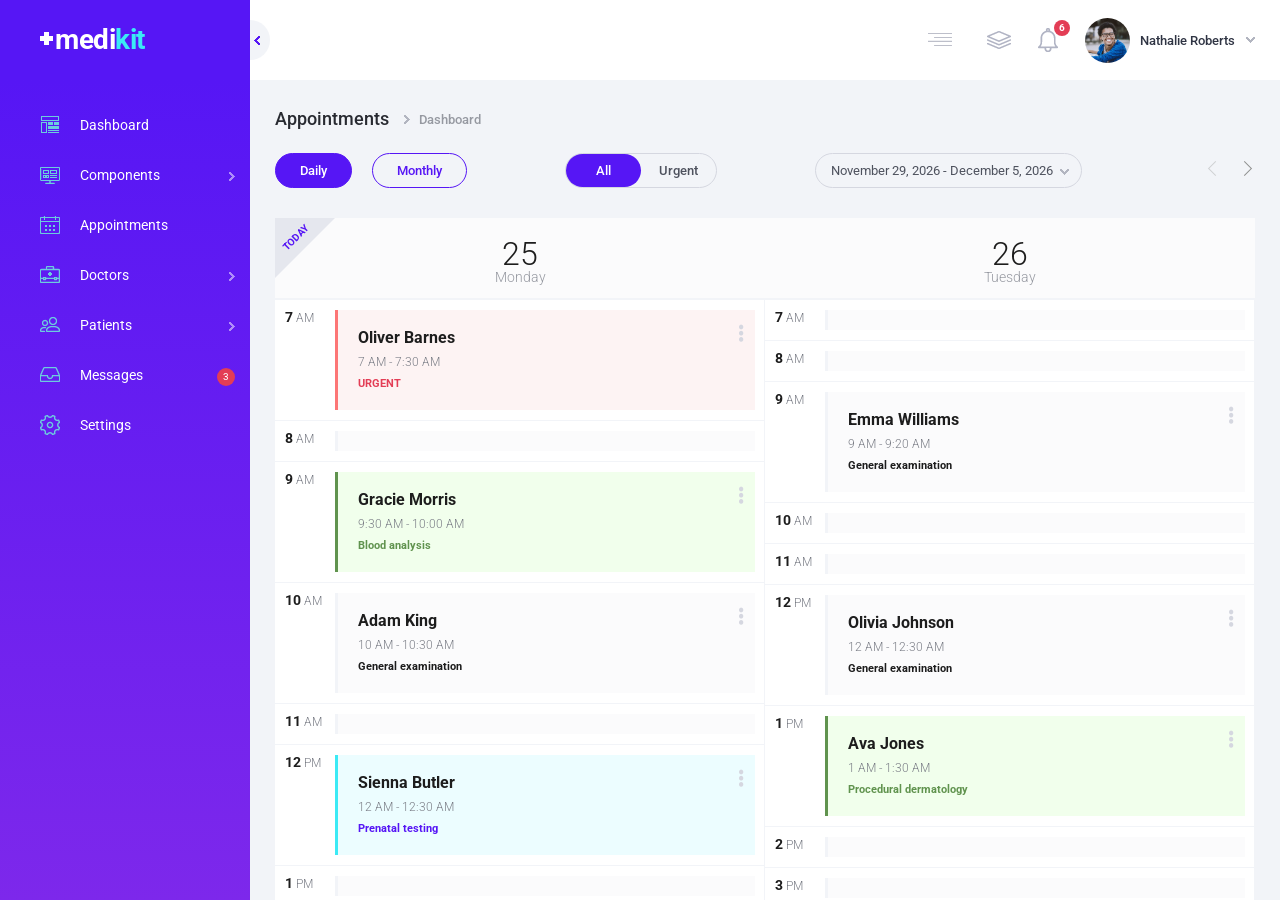
<file: dashboard__appointments.html>
<!DOCTYPE html>
<html lang="en">

<!-- Mirrored from smarttemplates.net/medikit/dashboard__appointments.html by HTTrack Website Copier/3.x [XR&CO'2014], Thu, 04 Apr 2019 00:52:39 GMT -->
<head>
<meta http-equiv="Content-Type" content="text/html; charset=utf-8" />
<meta name="viewport" content="width=device-width; initial-scale=1; maximum-scale=1" />
<meta name="author" content="SmartTemplates" />
<meta name="description" content="medikit admin dashboard" />
<meta name="keywords" content="medical dashboard, HTML UI KIT, medikit" />
<title>Medikit</title>
<link rel="stylesheet" href="css/swiper.css">
<link rel="stylesheet" href="css/jquery.scrollbar.css">
<link rel="stylesheet" href="css/daterangepicker.css">
<link rel="stylesheet" href="css/select2.css">
<link rel="stylesheet" href="css/ion.rangeSlider.min.css">
<link rel="stylesheet" href="css/dashboard.min.css">
<link href="https://fonts.googleapis.com/css?family=Roboto:300,400,500,700,900" rel="stylesheet"> 
</head>
<body>

<div class="dashboard-wrap">

	<header class="sidebar-header">
		<h1 class="sidebar-header__logo">m<span>edi<strong>kit</strong></span></h1>
	</header>
	
	<!-- Section sidebar -->
	<div class="section section--sidebar" id="sidebar">
	
			<nav class="sidebar-menu"> 
				<ul>
					<li class="dashboard"><a href="dashboard.html"><b>Dashboard</b></a></li>
					<li class="components has-submenu"><a href="#"><b>Components<span class="submenu-arrow"></span></b></a>
						<ul class="sidebar-menu__submenu">
							<li><a href="dashboard__grid.html">Grid</a></li>
							<li><a href="dashboard__charts.html">Charts</a></li>
							<li><a href="dashboard__forms.html">Forms</a></li>
							<li><a href="dashboard__tabs.html">Tabs</a></li>
							<li><a href="dashboard__toggles.html">Toggles</a></li>
							<li><a href="dashboard__tables.html">Tables</a></li>
							<li><a href="dashboard__typography.html">Typography</a></li>
						</ul>
					</li>
					<li class="appointment"><a href="dashboard__appointments.html"><b>Appointments</b></a></li>
					<li class="doctors has-submenu"><a href="#"><b>Doctors<span class="submenu-arrow"></span></b></a>
						<ul class="sidebar-menu__submenu">
							<li><a href="dashboard__doctors-add.html">Add new doctor</a></li>
							<li><a href="dashboard__doctors.html">View all doctors</a></li>
						</ul>
					</li>
					<li class="patients has-submenu"><a href="#"><b>Patients<span class="submenu-arrow"></span></b></a>
						<ul class="sidebar-menu__submenu">
							<li><a href="dashboard__patients-add.html">Add new patient</a></li>
							<li><a href="dashboard__patients.html">View all patients</a></li>
							<li><a href="dashboard__patient.html">Patient profile</a></li>
						</ul>
					</li>		
					<li class="inbox"><a href="dashboard__messages.html"><b>Messages<span class="submenu-bubble">3</span></b></a></li>
					<li class="settings"><a href="#"><b>Settings</b></a></li>
				</ul>
			</nav>
	
	</div>
	
	<!-- Section -->
	<div class="section section--content" id="content">
		<header class="content-header">
		
			<div class="sidebar-resize"></div>
			<div class="mobile-menu"><div class="st-burger-icon st-burger-icon--medium"><span></span></div></div>
			
			<div class="content-header__user content-header__dropdown">  
			    <div class="content-header__user-avatar content-header__dropdown-activate" data-dropdown="userdropdown">
					<div class="content-header__user-thumb"><img src="images/avatar-2.jpg" alt="" title=""/></div>
					<span class="content-header__user-name">Nathalie Roberts</span>
			    </div>  
				<nav class="dropdown-menu dropdown-menu--header dropdown-menu--user-menu " id="userdropdown"> 	
				<h3 class="dropdown-menu__subtitle">User menu</h3>
				<ul>   
				    <li><a href="#">My profile</a></li>
				    <li><a href="#">Activity</a></li>
				    <li><a href="#">Switch account</a></li>
				    <li><a href="#">Support</a></li>
				    <li class="logout"><a href="#" class="button button--general button--red-border">Logout</a></li>
				</ul>
				</nav>
			</div>
			
			<div class="content-header__notifications content-header__dropdown">  
			    <div class="content-header__notifications-icon content-header__icon content-header__dropdown-activate" data-dropdown="notificationsdropdown">
					<img src="images/icons/icons-24-gray/notifications.png" alt="" title=""/>
					<span class="content-header__icon-bubble">6</span>
				</div>  
				<nav class="dropdown-menu dropdown-menu--header dropdown-menu--notifications-menu" id="notificationsdropdown"> 			
				<h3 class="dropdown-menu__subtitle">You have <strong>6</strong> notifications</h3>
				<ul>    
					<li class="d-flex justify-sb"><span class="important">IMPORTANT</span>Michael D. kidney surgery <b class="task-time">today</b></li>
					<li class="d-flex justify-sb"><span class="important">IMPORTANT</span>FLU Alert report generated <b class="task-time">today</b></li>
					
					<li class="d-flex justify-sb"><span>Meeting with <strong>Dr. Joshua</strong> </span> <b class="task-time">tomorrow</b></li>
					<li class="d-flex justify-sb"><span>Remember to create prescriptions for <strong>Alexander P.</strong></span> <b class="task-time">tomorrow</b></li>
					<li class="d-flex justify-sb"><span><strong>Jada Sacks</strong> canceled the appointment at Cardiology, Dr. Michael V. </span> <b class="task-time">24 jan, 19</b></li>
					<li class="d-flex justify-sb"><span>Sarah D. registered as new patient of <strong>Dr. George</strong> at Dermatology </span> <b class="task-time">28 jan, 19</b></li>
					<li class="view-all"><a href="#" class="button button--general button--blue-border">View all</a></li>
				</ul>
				</nav>
			</div>
			
			<div class="content-header__quicklinks content-header__dropdown">  
			        <div class="content-header__quicklinks-icon content-header__icon content-header__dropdown-activate" data-dropdown="quicklinksdropdown">
					<img src="images/icons/icons-24-gray/submenu.png" alt="" title=""/>
				</div>  
				<nav class="dropdown-menu dropdown-menu--header dropdown-menu--quicklinks-menu" id="quicklinksdropdown"> 	
				<h3 class="dropdown-menu__subtitle">Quick links</h3>				
				<ul>
				        <li><a href="#">Add new doctor</a></li>
					<li><a href="#">Add new patient</a></li>
					<li><a href="#">Generate reports</a></li>
				</ul>
				</nav>
			</div>
			
			<div class="mobile-submenu"></div>

			<nav class="content-header__menu">       
				<ul>
					<li class="appointment selected modal-toggle" data-openpopup="appointment"><a href="#">Make an appointment</a></li>
					<li class="prescription modal-toggle" data-openpopup="prescription"><a href="#">Write a prescription</a></li>
					<li class="reports modal-toggle" data-openpopup="reports"><a href="#">Generate report</a></li>
				</ul>
			</nav>
			
		</header>
		<div class="content-subheader">
		
			<div class="content-subheader__titles">
					<h2 class="content-subheader__title">Appointments</h2>
					<nav class="content-subheader__breadcrumb-menu">			
							<ul>
								<li><a href="dashboard.html">Dashboard</a></li>
							</ul>
					</nav>
			</div>
			
			
			<div class="content-subheader__options">
			
					<div class="content-subheader__buttons">
							<a href="#" class="button button--blue-border button--general selected">Daily</a>
							<a href="#" class="button button--blue-border button--general">Monthly</a>
					</div>
			
					<div class="content-subheader__switcher switcher">
							<div class="switcher__buttons">
								<div class="switcher__button switcher__button--enabled">All</div> 
								<div class="switcher__button">Urgent</div>
								<div class="switcher__border"></div>
							</div>
					</div>
					
					<div class="content-subheader__dropdown" id="reportrange">
						<span class="content-subheader__more show-more show-more--select show-more--select-gray"></span>
					</div>
					
					<div class="content-subheader__slider-nav">
						<div class="timeline__button--next swiper-button-next"></div>
						<div class="timeline__button--prev swiper-button-prev"></div>
					</div>
			
			</div>
			
		</div>
		
		<div class="timeline">					  
						<div class="timeline__content swiper-wrapper">
						
							  <div class="timeline__slide swiper-slide">
								<div class="timeline__header">
								   <span class="timeline__header-day">25</span>
									<span class="timeline__header-month">Monday</span>
									<div class="timeline__header-todaybg"></div>
									<div class="timeline__header-today">TODAY</div>
								</div>
								
								<div class="timeline__grid scrollbar-macosx">
										<div class="timeline__row">
											<div class="timeline__hour">7 <span>AM</span></div>
											<div class="timeline__details timeline__details--red">
												<h3 class="timeline__user">Oliver Barnes</h3>
												<div class="timeline__time">7 AM - 7:30 AM</div>
												<div class="timeline__info timeline__info--red">URGENT</div>
												<div class="timeline__more">
													<span class="show-more show-more--ellipsis show-more--ellipsis-vertical has-dropdown" data-dropdown="tdropd1"></span>
													<nav class="dropdown-menu dropdown-menu--content dropdown-menu--timeline" id="tdropd1"> 			
														<ul>
															<li><a href="#">Cancel</a></li>
															<li><a href="#">Reschedule</a></li>
															<li><a href="#">Contact patient</a></li>
														</ul>
													</nav>
												</div>
											</div>
										</div>
										<div class="timeline__row timeline__row--empty">
											<div class="timeline__hour">8 <span>AM</span></div>
											<div class="timeline__details">
											</div>
										</div>
										<div class="timeline__row">
											<div class="timeline__hour">9 <span>AM</span></div>
											<div class="timeline__details timeline__details--green">
												<h3 class="timeline__user">Gracie Morris</h3>
												<div class="timeline__time">9:30 AM - 10:00 AM</div>
												<div class="timeline__info  timeline__info--green">Blood analysis</div>
												<div class="timeline__more">
													<span class="show-more show-more--ellipsis show-more--ellipsis-vertical has-dropdown" data-dropdown="tdropd2"></span>
													<nav class="dropdown-menu dropdown-menu--content dropdown-menu--timeline" id="tdropd2"> 			
														<ul>
															<li><a href="#">Cancel</a></li>
															<li><a href="#">Reschedule</a></li>
															<li><a href="#">Contact patient</a></li>
														</ul>
													</nav>
												</div>
											</div>
										</div>
										<div class="timeline__row">
											<div class="timeline__hour">10 <span>AM</span></div>
											<div class="timeline__details">
												<h3 class="timeline__user">Adam King</h3>
												<div class="timeline__time">10 AM - 10:30 AM</div>
												<div class="timeline__info">General examination</div>
												<div class="timeline__more">
													<span class="show-more show-more--ellipsis show-more--ellipsis-vertical has-dropdown" data-dropdown="tdropd3"></span>
													<nav class="dropdown-menu dropdown-menu--content dropdown-menu--timeline" id="tdropd3"> 			
														<ul>
															<li><a href="#">Cancel</a></li>
															<li><a href="#">Reschedule</a></li>
															<li><a href="#">Contact patient</a></li>
														</ul>
													</nav>
												</div>
											</div>
										</div>
										<div class="timeline__row timeline__row--empty">
											<div class="timeline__hour">11 <span>AM</span></div>
											<div class="timeline__details">
											</div>
										</div>
										<div class="timeline__row">
											<div class="timeline__hour">12 <span>PM</span></div>
											<div class="timeline__details timeline__details--blue">
												<h3 class="timeline__user">Sienna Butler</h3>
												<div class="timeline__time">12 AM - 12:30 AM</div>
												<div class="timeline__info timeline__info--blue">Prenatal testing</div>
												<div class="timeline__more">
													<span class="show-more show-more--ellipsis show-more--ellipsis-vertical has-dropdown" data-dropdown="tdropd4"></span>
													<nav class="dropdown-menu dropdown-menu--content dropdown-menu--timeline" id="tdropd4"> 			
														<ul>
															<li><a href="#">Cancel</a></li>
															<li><a href="#">Reschedule</a></li>
															<li><a href="#">Contact patient</a></li>
														</ul>
													</nav>
												</div>
											</div>
										</div>
										<div class="timeline__row timeline__row--empty">
											<div class="timeline__hour">1 <span>PM</span></div>
											<div class="timeline__details">
											</div>
										</div>
										<div class="timeline__row timeline__row--empty">
											<div class="timeline__hour">2 <span>PM</span></div>
											<div class="timeline__details">
											</div>
										</div>
										<div class="timeline__row timeline__row--empty">
											<div class="timeline__hour">3 <span>PM</span></div>
											<div class="timeline__details">
											</div>
										</div>
										<div class="timeline__row timeline__row--empty">
											<div class="timeline__hour">4 <span>PM</span></div>
											<div class="timeline__details">
											</div>
										</div>
										<div class="timeline__row timeline__row--empty">
											<div class="timeline__hour">5 <span>PM</span></div>
											<div class="timeline__details">
											</div>
										</div>
										<div class="timeline__row timeline__row--buttons">
											<a href="#" class="button button--general button--blue-border modal-toggle" data-openpopup="appointment">ADD APOINTMENT</a>
										</div>
								</div>
	
							  </div> <!--  End of one slide -->
							  
							  <div class="timeline__slide swiper-slide">
								<div class="timeline__header">
								        <span class="timeline__header-day">26</span>
									<span class="timeline__header-month">Tuesday</span>
								</div>
								
								<div class="timeline__grid scrollbar-macosx">
										<div class="timeline__row timeline__row--empty">
											<div class="timeline__hour">7 <span>AM</span></div>
											<div class="timeline__details">

											</div>
										</div>
										<div class="timeline__row timeline__row--empty">
											<div class="timeline__hour">8 <span>AM</span></div>
											<div class="timeline__details">
											</div>
										</div>
										<div class="timeline__row">
											<div class="timeline__hour">9 <span>AM</span></div>
											<div class="timeline__details">
												<h3 class="timeline__user">Emma Williams</h3>
												<div class="timeline__time">9 AM - 9:20 AM</div>
												<div class="timeline__info">General examination</div>
												<div class="timeline__more">
													<span class="show-more show-more--ellipsis show-more--ellipsis-vertical has-dropdown" data-dropdown="tdropd5"></span>
													<nav class="dropdown-menu dropdown-menu--content dropdown-menu--timeline" id="tdropd5"> 			
														<ul>
															<li><a href="#">Cancel</a></li>
															<li><a href="#">Reschedule</a></li>
															<li><a href="#">Contact patient</a></li>
														</ul>
													</nav>
												</div>
											</div>
										</div>
										<div class="timeline__row timeline__row--empty">
											<div class="timeline__hour">10 <span>AM</span></div>
											<div class="timeline__details">
											</div>
										</div>
										<div class="timeline__row timeline__row--empty">
											<div class="timeline__hour">11 <span>AM</span></div>
											<div class="timeline__details">
											</div>
										</div>
										<div class="timeline__row">
											<div class="timeline__hour">12 <span>PM</span></div>
											<div class="timeline__details">
												<h3 class="timeline__user">Olivia Johnson</h3>
												<div class="timeline__time">12 AM - 12:30 AM</div>
												<div class="timeline__info">General examination</div>
												<div class="timeline__more">
													<span class="show-more show-more--ellipsis show-more--ellipsis-vertical has-dropdown" data-dropdown="tdropd6"></span>
													<nav class="dropdown-menu dropdown-menu--content dropdown-menu--timeline" id="tdropd6"> 			
														<ul>
															<li><a href="#">Cancel</a></li>
															<li><a href="#">Reschedule</a></li>
															<li><a href="#">Contact patient</a></li>
														</ul>
													</nav>
												</div>
											</div>
										</div>
										<div class="timeline__row">
											<div class="timeline__hour">1 <span>PM</span></div>
											<div class="timeline__details timeline__details--green">
												<h3 class="timeline__user">Ava Jones</h3>
												<div class="timeline__time">1 AM - 1:30 AM</div>
												<div class="timeline__info timeline__info--green">Procedural dermatology</div>
												<div class="timeline__more">
													<span class="show-more show-more--ellipsis show-more--ellipsis-vertical has-dropdown" data-dropdown="tdropd7"></span>
													<nav class="dropdown-menu dropdown-menu--content dropdown-menu--timeline" id="tdropd7"> 			
														<ul>
															<li><a href="#">Cancel</a></li>
															<li><a href="#">Reschedule</a></li>
															<li><a href="#">Contact patient</a></li>
														</ul>
													</nav>
												</div>
											</div>
										</div>
										<div class="timeline__row timeline__row--empty">
											<div class="timeline__hour">2 <span>PM</span></div>
											<div class="timeline__details">
											</div>
										</div>
										<div class="timeline__row timeline__row--empty">
											<div class="timeline__hour">3 <span>PM</span></div>
											<div class="timeline__details">
											</div>
										</div>
										<div class="timeline__row timeline__row--empty">
											<div class="timeline__hour">4 <span>PM</span></div>
											<div class="timeline__details">
											</div>
										</div>
										<div class="timeline__row timeline__row--empty">
											<div class="timeline__hour">5 <span>PM</span></div>
											<div class="timeline__details">
											</div>
										</div>
										<div class="timeline__row timeline__row--buttons">
											<a href="#" class="button button--general button--blue-border modal-toggle" data-openpopup="appointment">ADD APOINTMENT</a>
										</div>
								</div>
	
							  </div> <!--  End of one slide -->
							  <div class="timeline__slide swiper-slide">
								<div class="timeline__header">
								        <span class="timeline__header-day">27</span>
									<span class="timeline__header-month">Wednesday</span>
								</div>
								
								<div class="timeline__grid scrollbar-macosx">
										<div class="timeline__row timeline__row--empty">
											<div class="timeline__hour">7 <span>AM</span></div>
											<div class="timeline__details">

											</div>
										</div>
										<div class="timeline__row">
											<div class="timeline__hour">8 <span>AM</span></div>
											<div class="timeline__details timeline__details--blue">	
												<h3 class="timeline__user">Isabella Brown</h3>
												<div class="timeline__time">8 AM - 8:30 AM</div>
												<div class="timeline__info timeline__info--blue">Abdominal radiology</div>
												<div class="timeline__more">
													<span class="show-more show-more--ellipsis show-more--ellipsis-vertical has-dropdown" data-dropdown="tdropd8"></span>
													<nav class="dropdown-menu dropdown-menu--content dropdown-menu--timeline" id="tdropd8"> 			
														<ul>
															<li><a href="#">Cancel</a></li>
															<li><a href="#">Reschedule</a></li>
															<li><a href="#">Contact patient</a></li>
														</ul>
													</nav>
												</div>
											</div>
										</div>
										<div class="timeline__row">
											<div class="timeline__hour">9 <span>AM</span></div>
											<div class="timeline__details timeline__details--red">	
												<h3 class="timeline__user">Alexander Davies</h3>
												<div class="timeline__time">9 AM - 9:30 AM</div>
												<div class="timeline__info timeline__info--red">URGENT</div>
												<div class="timeline__more">
													<span class="show-more show-more--ellipsis show-more--ellipsis-vertical has-dropdown" data-dropdown="tdropd9"></span>
													<nav class="dropdown-menu dropdown-menu--content dropdown-menu--timeline" id="tdropd9"> 			
														<ul>
															<li><a href="#">Cancel</a></li>
															<li><a href="#">Reschedule</a></li>
															<li><a href="#">Contact patient</a></li>
														</ul>
													</nav>
												</div>
											</div>
										</div>
										<div class="timeline__row timeline__row--empty">
											<div class="timeline__hour">10 <span>AM</span></div>
											<div class="timeline__details">
											</div>
										</div>
										<div class="timeline__row timeline__row--empty">
											<div class="timeline__hour">11 <span>AM</span></div>
											<div class="timeline__details">
											</div>
										</div>
										<div class="timeline__row">
											<div class="timeline__hour">12 <span>PM</span></div>
											<div class="timeline__details">	
												<h3 class="timeline__user">Oliver Thomas</h3>
												<div class="timeline__time">12 AM - 12:30 AM</div>
												<div class="timeline__info">General examination</div>
												<div class="timeline__more">
													<span class="show-more show-more--ellipsis show-more--ellipsis-vertical has-dropdown" data-dropdown="tdropd10"></span>
													<nav class="dropdown-menu dropdown-menu--content dropdown-menu--timeline" id="tdropd10"> 			
														<ul>
															<li><a href="#">Cancel</a></li>
															<li><a href="#">Reschedule</a></li>
															<li><a href="#">Contact patient</a></li>
														</ul>
													</nav>
												</div>
											</div>
										</div>
										<div class="timeline__row timeline__row--empty">
											<div class="timeline__hour">1 <span>PM</span></div>
											<div class="timeline__details">
											</div>
										</div>
										<div class="timeline__row">
											<div class="timeline__hour">2 <span>PM</span></div>
											<div class="timeline__details">	
												<h3 class="timeline__user">Amelia Miller</h3>
												<div class="timeline__time">2 AM - 2:30 AM</div>
												<div class="timeline__info">General examination</div>
												<div class="timeline__more">
													<span class="show-more show-more--ellipsis show-more--ellipsis-vertical has-dropdown" data-dropdown="tdropd11"></span>
													<nav class="dropdown-menu dropdown-menu--content dropdown-menu--timeline" id="tdropd11"> 			
														<ul>
															<li><a href="#">Cancel</a></li>
															<li><a href="#">Reschedule</a></li>
															<li><a href="#">Contact patient</a></li>
														</ul>
													</nav>
												</div>
											</div>
										</div>
										<div class="timeline__row timeline__row--empty">
											<div class="timeline__hour">3 <span>PM</span></div>
											<div class="timeline__details">
											</div>
										</div>
										<div class="timeline__row timeline__row--empty">
											<div class="timeline__hour">4 <span>PM</span></div>
											<div class="timeline__details">
											</div>
										</div>
										<div class="timeline__row timeline__row--empty">
											<div class="timeline__hour">5 <span>PM</span></div>
											<div class="timeline__details">
											</div>
										</div>
										<div class="timeline__row timeline__row--buttons">
											<a href="#" class="button button--general button--blue-border modal-toggle" data-openpopup="appointment">ADD APOINTMENT</a>
										</div>
								</div>
	
							  </div> <!--  End of one slide -->	
							  <div class="timeline__slide swiper-slide">
								<div class="timeline__header">
								        <span class="timeline__header-day">28</span>
									<span class="timeline__header-month">Thursday</span>
								</div>
								
								<div class="timeline__grid scrollbar-macosx">
										<div class="timeline__row">
											<div class="timeline__hour">7 <span>AM</span></div>
											<div class="timeline__details">	
												<h3 class="timeline__user">Joseph Johnson</h3>
												<div class="timeline__time">7 AM - 7:30 AM</div>
												<div class="timeline__info">General examination</div>
												<div class="timeline__more">
													<span class="show-more show-more--ellipsis show-more--ellipsis-vertical has-dropdown" data-dropdown="tdropd12"></span>
													<nav class="dropdown-menu dropdown-menu--content dropdown-menu--timeline" id="tdropd12"> 			
														<ul>
															<li><a href="#">Cancel</a></li>
															<li><a href="#">Reschedule</a></li>
															<li><a href="#">Contact patient</a></li>
														</ul>
													</nav>
												</div>
											</div>
										</div>
										<div class="timeline__row timeline__row--empty">
											<div class="timeline__hour">8 <span>AM</span></div>
											<div class="timeline__details">
											</div>
										</div>
										<div class="timeline__row">
											<div class="timeline__hour">9 <span>AM</span></div>
											<div class="timeline__details">	
												<h3 class="timeline__user">Ella Walker</h3>
												<div class="timeline__time">9 AM - 9:30 AM</div>
												<div class="timeline__info">General examination</div>
												<div class="timeline__more">
													<span class="show-more show-more--ellipsis show-more--ellipsis-vertical has-dropdown" data-dropdown="tdropd13"></span>
													<nav class="dropdown-menu dropdown-menu--content dropdown-menu--timeline" id="tdropd13"> 			
														<ul>
															<li><a href="#">Cancel</a></li>
															<li><a href="#">Reschedule</a></li>
															<li><a href="#">Contact patient</a></li>
														</ul>
													</nav>
												</div>
											</div>
										</div>
										<div class="timeline__row timeline__row--empty">
											<div class="timeline__hour">10 <span>AM</span></div>
											<div class="timeline__details">
											</div>
										</div>
										<div class="timeline__row timeline__row--empty">
											<div class="timeline__hour">11 <span>AM</span></div>
											<div class="timeline__details">
											</div>
										</div>
										<div class="timeline__row">
											<div class="timeline__hour">12 <span>PM</span></div>
											<div class="timeline__details timeline__details--green">	
												<h3 class="timeline__user">Jackson Wright</h3>
												<div class="timeline__time">12 AM - 12:30 AM</div>
												<div class="timeline__info timeline__info--green">Chest radiology</div>
												<div class="timeline__more">
													<span class="show-more show-more--ellipsis show-more--ellipsis-vertical has-dropdown" data-dropdown="tdropd14"></span>
													<nav class="dropdown-menu dropdown-menu--content dropdown-menu--timeline" id="tdropd14"> 			
														<ul>
															<li><a href="#">Cancel</a></li>
															<li><a href="#">Reschedule</a></li>
															<li><a href="#">Contact patient</a></li>
														</ul>
													</nav>
												</div>
											</div>
										</div>
										<div class="timeline__row">
											<div class="timeline__hour">1 <span>PM</span></div>
											<div class="timeline__details timeline__details--blue">	
												<h3 class="timeline__user">Penelope Martinez</h3>
												<div class="timeline__time">1 AM - 1:30 AM</div>
												<div class="timeline__info timeline__info--blue">Radiation oncology</div>
												<div class="timeline__more">
													<span class="show-more show-more--ellipsis show-more--ellipsis-vertical has-dropdown" data-dropdown="tdropd15"></span>
													<nav class="dropdown-menu dropdown-menu--content dropdown-menu--timeline" id="tdropd15"> 			
														<ul>
															<li><a href="#">Cancel</a></li>
															<li><a href="#">Reschedule</a></li>
															<li><a href="#">Contact patient</a></li>
														</ul>
													</nav>
												</div>
											</div>
										</div>
										<div class="timeline__row timeline__row--empty">
											<div class="timeline__hour">2 <span>PM</span></div>
											<div class="timeline__details">
											</div>
										</div>
										<div class="timeline__row timeline__row--empty">
											<div class="timeline__hour">3 <span>PM</span></div>
											<div class="timeline__details">
											</div>
										</div>
										<div class="timeline__row timeline__row--empty">
											<div class="timeline__hour">4 <span>PM</span></div>
											<div class="timeline__details">
											</div>
										</div>
										<div class="timeline__row timeline__row--empty">
											<div class="timeline__hour">5 <span>PM</span></div>
											<div class="timeline__details">
											</div>
										</div>
										<div class="timeline__row timeline__row--buttons">
											<a href="#" class="button button--general button--blue-border modal-toggle" data-openpopup="appointment">ADD APOINTMENT</a>
										</div>
								</div>
	
							  </div> <!--  End of one slide -->
							  <div class="timeline__slide swiper-slide">
								<div class="timeline__header">
								        <span class="timeline__header-day">01</span>
									<span class="timeline__header-month">Friday</span>
								</div>
								
								<div class="timeline__grid scrollbar-macosx">
										<div class="timeline__row">
											<div class="timeline__hour">7 <span>AM</span></div>
											<div class="timeline__details timeline__details--red">	
												<h3 class="timeline__user">Audrey Baker</h3>
												<div class="timeline__time">7 AM - 7:30 AM</div>
												<div class="timeline__info timeline__info--red">URGENT</div>
												<div class="timeline__more">
													<span class="show-more show-more--ellipsis show-more--ellipsis-vertical has-dropdown" data-dropdown="tdropd16"></span>
													<nav class="dropdown-menu dropdown-menu--content dropdown-menu--timeline" id="tdropd16"> 			
														<ul>
															<li><a href="#">Cancel</a></li>
															<li><a href="#">Reschedule</a></li>
															<li><a href="#">Contact patient</a></li>
														</ul>
													</nav>
												</div>
											</div>
										</div>
										<div class="timeline__row timeline__row--empty">
											<div class="timeline__hour">8 <span>AM</span></div>
											<div class="timeline__details">
											</div>
										</div>
										<div class="timeline__row">
											<div class="timeline__hour">9 <span>AM</span></div>
											<div class="timeline__details">	
												<h3 class="timeline__user">Skylar Allen</h3>
												<div class="timeline__time">9 AM - 9:30 AM</div>
												<div class="timeline__info">General examination</div>
												<div class="timeline__more">
													<span class="show-more show-more--ellipsis show-more--ellipsis-vertical has-dropdown" data-dropdown="tdropd17"></span>
													<nav class="dropdown-menu dropdown-menu--content dropdown-menu--timeline" id="tdropd17"> 			
														<ul>
															<li><a href="#">Cancel</a></li>
															<li><a href="#">Reschedule</a></li>
															<li><a href="#">Contact patient</a></li>
														</ul>
													</nav>
												</div>
											</div>
										</div>
										<div class="timeline__row timeline__row--empty">
											<div class="timeline__hour">10 <span>AM</span></div>
											<div class="timeline__details">
											</div>
										</div>
										<div class="timeline__row">
											<div class="timeline__hour">11 <span>AM</span></div>
											<div class="timeline__details">	
												<h3 class="timeline__user">Isaiah Clark</h3>
												<div class="timeline__time">11 AM - 11:30 AM</div>
												<div class="timeline__info">General examination</div>
												<div class="timeline__more">
													<span class="show-more show-more--ellipsis show-more--ellipsis-vertical has-dropdown" data-dropdown="tdropd18"></span>
													<nav class="dropdown-menu dropdown-menu--content dropdown-menu--timeline" id="tdropd18"> 			
														<ul>
															<li><a href="#">Cancel</a></li>
															<li><a href="#">Reschedule</a></li>
															<li><a href="#">Contact patient</a></li>
														</ul>
													</nav>
												</div>
											</div>
										</div>
										<div class="timeline__row timeline__row--empty">
											<div class="timeline__hour">12 <span>PM</span></div>
											<div class="timeline__details">
											</div>
										</div>
										<div class="timeline__row timeline__row--empty">
											<div class="timeline__hour">1 <span>PM</span></div>
											<div class="timeline__details">
											</div>
										</div>
										<div class="timeline__row timeline__row--empty">
											<div class="timeline__hour">2 <span>PM</span></div>
											<div class="timeline__details">
											</div>
										</div>
										<div class="timeline__row timeline__row--empty">
											<div class="timeline__hour">3 <span>PM</span></div>
											<div class="timeline__details">
											</div>
										</div>
										<div class="timeline__row timeline__row--empty">
											<div class="timeline__hour">4 <span>PM</span></div>
											<div class="timeline__details">
											</div>
										</div>
										<div class="timeline__row">
											<div class="timeline__hour">5 <span>PM</span></div>
											<div class="timeline__details timeline__details--green">	
												<h3 class="timeline__user">Zoey Rodriguez</h3>
												<div class="timeline__time">5 AM - 5:30 AM</div>
												<div class="timeline__info timeline__info--green">Abdominal radiology</div>
												<div class="timeline__more">
													<span class="show-more show-more--ellipsis show-more--ellipsis-vertical has-dropdown" data-dropdown="tdropd19"></span>
													<nav class="dropdown-menu dropdown-menu--content dropdown-menu--timeline" id="tdropd19"> 			
														<ul>
															<li><a href="#">Cancel</a></li>
															<li><a href="#">Reschedule</a></li>
															<li><a href="#">Contact patient</a></li>
														</ul>
													</nav>
												</div>
											</div>
										</div>
										<div class="timeline__row timeline__row--buttons">
											<a href="#" class="button button--general button--blue-border modal-toggle" data-openpopup="appointment">ADD APOINTMENT</a>
										</div>
								</div>
	
							  </div> <!--  End of one slide -->	
							  <div class="timeline__slide swiper-slide">
								<div class="timeline__header">
								        <span class="timeline__header-day">02</span>
									<span class="timeline__header-month">Saturday</span>
								</div>
								
								<div class="timeline__grid scrollbar-macosx">
										<div class="timeline__row timeline__row--empty">
											<div class="timeline__hour">7 <span>AM</span></div>
											<div class="timeline__details">

											</div>
										</div>
										<div class="timeline__row timeline__row--empty">
											<div class="timeline__hour">8 <span>AM</span></div>
											<div class="timeline__details">
											</div>
										</div>
										<div class="timeline__row">
											<div class="timeline__hour">9 <span>AM</span></div>
											<div class="timeline__details">
												<h3 class="timeline__user">Emma Williams</h3>
												<div class="timeline__time">9 AM - 9:20 AM</div>
												<div class="timeline__info">General examination</div>
												<div class="timeline__more">
													<span class="show-more show-more--ellipsis show-more--ellipsis-vertical has-dropdown" data-dropdown="tdropd20"></span>
													<nav class="dropdown-menu dropdown-menu--content dropdown-menu--timeline" id="tdropd20"> 			
														<ul>
															<li><a href="#">Cancel</a></li>
															<li><a href="#">Reschedule</a></li>
															<li><a href="#">Contact patient</a></li>
														</ul>
													</nav>
												</div>
											</div>
										</div>
										<div class="timeline__row timeline__row--empty">
											<div class="timeline__hour">10 <span>AM</span></div>
											<div class="timeline__details">
											</div>
										</div>
										<div class="timeline__row timeline__row--empty">
											<div class="timeline__hour">11 <span>AM</span></div>
											<div class="timeline__details">
											</div>
										</div>
										<div class="timeline__row">
											<div class="timeline__hour">12 <span>PM</span></div>
											<div class="timeline__details">
												<h3 class="timeline__user">Olivia Johnson</h3>
												<div class="timeline__time">12 AM - 12:30 AM</div>
												<div class="timeline__info">General examination</div>
												<div class="timeline__more">
													<span class="show-more show-more--ellipsis show-more--ellipsis-vertical has-dropdown" data-dropdown="tdropd21"></span>
													<nav class="dropdown-menu dropdown-menu--content dropdown-menu--timeline" id="tdropd21"> 			
														<ul>
															<li><a href="#">Cancel</a></li>
															<li><a href="#">Reschedule</a></li>
															<li><a href="#">Contact patient</a></li>
														</ul>
													</nav>
												</div>
											</div>
										</div>
										<div class="timeline__row">
											<div class="timeline__hour">1 <span>PM</span></div>
											<div class="timeline__details timeline__details--green">
												<h3 class="timeline__user">Ava Jones</h3>
												<div class="timeline__time">1 AM - 1:30 AM</div>
												<div class="timeline__info timeline__info--green">Procedural dermatology</div>
												<div class="timeline__more">
													<span class="show-more show-more--ellipsis show-more--ellipsis-vertical has-dropdown" data-dropdown="tdropd22"></span>
													<nav class="dropdown-menu dropdown-menu--content dropdown-menu--timeline" id="tdropd22"> 			
														<ul>
															<li><a href="#">Cancel</a></li>
															<li><a href="#">Reschedule</a></li>
															<li><a href="#">Contact patient</a></li>
														</ul>
													</nav>
												</div>
											</div>
										</div>
										<div class="timeline__row timeline__row--empty">
											<div class="timeline__hour">2 <span>PM</span></div>
											<div class="timeline__details">
											</div>
										</div>
										<div class="timeline__row timeline__row--empty">
											<div class="timeline__hour">3 <span>PM</span></div>
											<div class="timeline__details">
											</div>
										</div>
										<div class="timeline__row timeline__row--empty">
											<div class="timeline__hour">4 <span>PM</span></div>
											<div class="timeline__details">
											</div>
										</div>
										<div class="timeline__row timeline__row--empty">
											<div class="timeline__hour">5 <span>PM</span></div>
											<div class="timeline__details">
											</div>
										</div>
										<div class="timeline__row timeline__row--buttons">
											<a href="#" class="button button--general button--blue-border modal-toggle" data-openpopup="appointment">ADD APOINTMENT</a>
										</div>
								</div>
	
							  </div> <!--  End of one slide -->
							  <div class="timeline__slide swiper-slide">
								<div class="timeline__header">
								        <span class="timeline__header-day">03</span>
									<span class="timeline__header-month">Sunday</span>
								</div>
								
								<div class="timeline__grid scrollbar-macosx">
										<div class="timeline__row">
											<div class="timeline__hour">7 <span>AM</span></div>
											<div class="timeline__details timeline__details--red">
												<h3 class="timeline__user">Oliver Barnes</h3>
												<div class="timeline__time">7 AM - 7:30 AM</div>
												<div class="timeline__info timeline__info--red">URGENT</div>
												<div class="timeline__more">
													<span class="show-more show-more--ellipsis show-more--ellipsis-vertical has-dropdown" data-dropdown="tdropd23"></span>
													<nav class="dropdown-menu dropdown-menu--content dropdown-menu--timeline" id="tdropd23"> 			
														<ul>
															<li><a href="#">Cancel</a></li>
															<li><a href="#">Reschedule</a></li>
															<li><a href="#">Contact patient</a></li>
														</ul>
													</nav>
												</div>
											</div>
										</div>
										<div class="timeline__row timeline__row--empty">
											<div class="timeline__hour">8 <span>AM</span></div>
											<div class="timeline__details">
											</div>
										</div>
										<div class="timeline__row">
											<div class="timeline__hour">9 <span>AM</span></div>
											<div class="timeline__details timeline__details--green">
												<h3 class="timeline__user">Gracie Morris</h3>
												<div class="timeline__time">9:30 AM - 10:00 AM</div>
												<div class="timeline__info  timeline__info--green">Blood analysis</div>
												<div class="timeline__more">
													<span class="show-more show-more--ellipsis show-more--ellipsis-vertical has-dropdown" data-dropdown="tdropd24"></span>
													<nav class="dropdown-menu dropdown-menu--content dropdown-menu--timeline" id="tdropd24"> 			
														<ul>
															<li><a href="#">Cancel</a></li>
															<li><a href="#">Reschedule</a></li>
															<li><a href="#">Contact patient</a></li>
														</ul>
													</nav>
												</div>
											</div>
										</div>
										<div class="timeline__row">
											<div class="timeline__hour">10 <span>AM</span></div>
											<div class="timeline__details">
												<h3 class="timeline__user">Adam King</h3>
												<div class="timeline__time">10 AM - 10:30 AM</div>
												<div class="timeline__info">General examination</div>
												<div class="timeline__more">
													<span class="show-more show-more--ellipsis show-more--ellipsis-vertical has-dropdown" data-dropdown="tdropd25"></span>
													<nav class="dropdown-menu dropdown-menu--content dropdown-menu--timeline" id="tdropd25"> 			
														<ul>
															<li><a href="#">Cancel</a></li>
															<li><a href="#">Reschedule</a></li>
															<li><a href="#">Contact patient</a></li>
														</ul>
													</nav>
												</div>
											</div>
										</div>
										<div class="timeline__row timeline__row--empty">
											<div class="timeline__hour">11 <span>AM</span></div>
											<div class="timeline__details">
											</div>
										</div>
										<div class="timeline__row">
											<div class="timeline__hour">12 <span>PM</span></div>
											<div class="timeline__details timeline__details--blue">
												<h3 class="timeline__user">Sienna Butler</h3>
												<div class="timeline__time">12 AM - 12:30 AM</div>
												<div class="timeline__info timeline__info--blue">Prenatal testing</div>
												<div class="timeline__more">
													<span class="show-more show-more--ellipsis show-more--ellipsis-vertical has-dropdown" data-dropdown="tdropd26"></span>
													<nav class="dropdown-menu dropdown-menu--content dropdown-menu--timeline" id="tdropd26"> 			
														<ul>
															<li><a href="#">Cancel</a></li>
															<li><a href="#">Reschedule</a></li>
															<li><a href="#">Contact patient</a></li>
														</ul>
													</nav>
												</div>
											</div>
										</div>
										<div class="timeline__row timeline__row--empty">
											<div class="timeline__hour">1 <span>PM</span></div>
											<div class="timeline__details">
											</div>
										</div>
										<div class="timeline__row timeline__row--empty">
											<div class="timeline__hour">2 <span>PM</span></div>
											<div class="timeline__details">
											</div>
										</div>
										<div class="timeline__row timeline__row--empty">
											<div class="timeline__hour">3 <span>PM</span></div>
											<div class="timeline__details">
											</div>
										</div>
										<div class="timeline__row timeline__row--empty">
											<div class="timeline__hour">4 <span>PM</span></div>
											<div class="timeline__details">
											</div>
										</div>
										<div class="timeline__row timeline__row--empty">
											<div class="timeline__hour">5 <span>PM</span></div>
											<div class="timeline__details">
											</div>
										</div>
										<div class="timeline__row timeline__row--buttons">
											<a href="#" class="button button--general button--blue-border modal-toggle" data-openpopup="appointment">ADD APOINTMENT</a>
										</div>
								</div>
	
							  </div> <!--  End of one slide -->	  


						</div>
		
		
		</div>




	</div>
	
</div> <!--  Wrap end -->

<div class="section section-panel" id="panel">
	<div class="panel-resize"></div>
	<div class="section-panel__content scrollbar-macosx">
		

		<div class="grid">
			
		        <div class="grid__row">	
				<div class="grid__col grid__col--padding">
					<div class="grid__row">
						<div class="grid__col grid__col--margin">
							<h3 class="grid__col-title">Settings Panel</h3>
						</div>		
					</div>
					<div class="grid__row align-c">
						<div class="grid__col grid__col--12 grid__col--margin">
							<label class="form__label pb0">ENABLED OPTION</label>
						</div>
						<div class="grid__col grid__col--12 grid__col--margin">
							<div class="form__switcher">
								<label class="switch">
								<input class="switch__input" type="checkbox" data-role="none" checked />
								<span class="switch__label" data-on="On" data-off="Off"></span> <span class="switch__handle"></span>
								</label>
							</div>
						</div>
					</div>
					<div class="grid__row align-c">
						<div class="grid__col grid__col--12 grid__col--margin">
							<label class="form__label pb0">DISABLED OPTION</label>
						</div>
						<div class="grid__col grid__col--12 grid__col--margin">
							<div class="form__switcher">
								<label class="switch">
								<input class="switch__input" type="checkbox" data-role="none"/>
								<span class="switch__label" data-on="On" data-off="Off"></span> <span class="switch__handle"></span>
								</label>
							</div>
						</div>
					</div>
					<div class="grid__row align-c">
						<div class="grid__col grid__col--12 grid__col--margin">
							<label class="form__label pb0">ENABLED OPTION</label>
						</div>
						<div class="grid__col grid__col--12 grid__col--margin">
							<div class="form__switcher">
								<label class="switch">
								<input class="switch__input" type="checkbox" data-role="none" checked />
								<span class="switch__label" data-on="On" data-off="Off"></span> <span class="switch__handle"></span>
								</label>
							</div>
						</div>
					</div>
					<div class="grid__row align-c">
						<div class="grid__col grid__col--12 grid__col--margin">
							<label class="form__label pb0">DISABLED OPTION</label>
						</div>
						<div class="grid__col grid__col--12 grid__col--margin">
							<div class="form__switcher">
								<label class="switch">
								<input class="switch__input" type="checkbox" data-role="none"/>
								<span class="switch__label" data-on="On" data-off="Off"></span> <span class="switch__handle"></span>
								</label>
							</div>
						</div>
					</div>
					<div class="grid__row">
						<div class="grid__col grid__col--margin">
							<h3 class="grid__col-title">Custom radios</h3>
						</div>		
					</div>
					<div class="grid__row">
						<div class="grid__col grid__col--margin">
							<label class="form__label">CUSTOM RADIO SETTINGS</label>
							<div class="form__radio">
								<input type="radio" name="cr" id="cr1" value="1" checked /><label for="cr1">Radio option</label>
							</div>
							<div class="form__radio">
								<input type="radio" name="cr" id="cr2" value="2" /><label for="cr2">Radio option</label>
							</div>
							<div class="form__radio">
								<input type="radio" name="cr" id="cr3" value="3" /><label for="cr3">Radio option</label>
							</div>
						</div>
					</div>
					<div class="grid__row">
						<div class="grid__col grid__col--margin">
							<h3 class="grid__col-title">Custom checkboxes</h3>
						</div>		
					</div>
					<div class="grid__row">
						<div class="grid__col grid__col--margin">
							<label class="form__label">CUSTOM CHECKBOX SETTINGS</label>
							<div class="form__checkbox">
								<input type="checkbox" name="cc1" id="cc1" value="1" checked /><label for="cc1">Checkbox option</label>
							</div>
							<div class="form__checkbox">
								<input type="checkbox" name="cc2" id="cc2" value="2" /><label for="cc2">Checkbox option</label>
							</div>
							<div class="form__checkbox">
								<input type="checkbox" name="cc3" id="cc3" value="3" /><label for="cc3">Checkbox option</label>
							</div>
						</div>
					</div>
					

					<div class="grid__row">
						<div class="grid__col grid__col--margin">
							<h3 class="grid__col-title">Custom Slider</h3>
						</div>		
					</div>
					<div class="grid__row">
						<div class="grid__col grid__col--margin">
							<label class="form__label">CUSTOM SINGLE SLIDER</label>
								<input type="text" class="js-slider" name="my_range" value="" />
						</div>
					</div>
					<div class="grid__row">
						<div class="grid__col grid__col--margin mb0">
							<label class="form__label">CUSTOM RANGE SLIDER</label>
								<input type="text" class="js-range-slider" name="my_range" value="" />
						</div>
					</div>
				</div>

			</div>
		</div> <!-- End of Grid -->	
	</div>
</div>  <!-- End of right panel -->

  <!-- Modal - Appointment --> 
<div class="modal modal--appointment">
		
		<div class="modal__overlay modal__overlay--toggle"></div>
		<div class="modal__wrapper modal-transition">
		  
		<div class="modal__body">
			<div class="modal__header">
				<h2 class="modal__header-title">Make an appointment</h2>
				<div class="modal__close modal__overlay--toggle"><span></span></div>
			</div>
			<div class="modal__content">					
		
				<div class="grid">
					<div class="grid__row grid__row--margin">
						<div class="grid__col grid__col--margin">
							<h3 class="grid__col-title">Patient Information</h3>
						</div>		
					</div>
					<div class="grid__row grid__row--margin">
						<div class="grid__col grid__col--13 grid__col--margin">
							<label class="form__label">PATIENT NAME</label>
							<select class="custom-select" name="appname">
								<option value="Patient Name">Emma Williams</option>
								<option value="Patient Name">Olivia Johnson</option>
								<option value="Patient Name">Ava Jones</option>
								<option value="Patient Name">Isabella Brown</option>
								<option value="Patient Name">Sophia Davis</option>
								<option value="Patient Name">Mia Latin</option>
								<option value="Patient Name">Amelia Miller</option>
								<option value="Patient Name">Charlotte Wilson</option>
								<option value="Patient Name">Abigail Moore</option>
								<option value="Patient Name">Emily Anderson</option>
								<option value="Patient Name">Harper Thomas</option>
								<option value="Patient Name">Evelyn Jackson</option>
								<option value="Patient Name">Madison Taylor</option>
								<option value="Patient Name">Victoria White</option>
								<option value="Patient Name">Sofia Harris</option>
								<option value="Patient Name">Scarlett Martin</option>
								<option value="Patient Name">Aria Thompson</option>
								<option value="Patient Name">Elizabeth Robinson</option>
								<option value="Patient Name">Camila Lewis</option>
								<option value="Patient Name">Layla Garcia</option>
								<option value="Patient Name">Ella Walker</option>
								<option value="Patient Name">Chloe Clark</option>
								<option value="Patient Name">Zoey Rodriguez</option>
								<option value="Patient Name">Penelope Martinez</option>
								<option value="Patient Name">Matthew Jones</option>
								<option value="Patient Name">Benjamin Brown</option>
								<option value="Patient Name">Alexander Davies</option>
								<option value="Patient Name">William Evans</option>
								<option value="Patient Name">Daniel Smith</option>
								<option value="Patient Name">Jayden Taylor</option>
								<option value="Patient Name">Oliver Thomas</option>
								<option value="Patient Name">Carter Roberts</option>
								<option value="Patient Name">Sebastian Walker</option>
								<option value="Patient Name">Joseph Johnson</option>
								<option value="Patient Name">David Thompson</option>
								<option value="Patient Name">Gabriel Wood</option>
								<option value="Patient Name">Julian Robinson</option>
								<option value="Patient Name">Jackson Wright</option>
								<option value="Patient Name">Anthony King</option>
								<option value="Patient Name">Dylan Cooper</option>
							</select>
						</div>
						<div class="grid__col grid__col--13 grid__col--margin">
									<label class="form__label">DATE OR BIRTH</label>
									<input type="text" name="birthday" class="form__input" value="02/03/1983" />
						</div>
						<div class="grid__col grid__col--13 grid__col--margin">
									<label class="form__label">PHONE</label>
									<input type="text" name="appphone" class="form__input" value="" />
						</div>
					</div>
					<div class="grid__row  grid__row--margin">
						<div class="grid__col grid__col--margin">
							<h3 class="grid__col-title">Appointment Information</h3>
						</div>		
					</div>
					<div class="grid__row grid__row--margin">
						<div class="grid__col grid__col--12 grid__col--margin">
							<label class="form__label">LOCATION</label>
							<select class="custom-select" name="applocation">
								<option value="Los Angeles">H Clinic, Houston Street</option>
								<option value="Washington">Hostpital Washington</option>
								<option value="New York">Clinic 54 New York</option>
								<option value="Chicago">43V Room Chicago</option>
							</select>
						</div>
						<div class="grid__col grid__col--12 grid__col--margin">
									<label class="form__label">DATE &amp; TIME</label>
									<input type="text" name="timepicker" class="form__input" value="" />
						</div>
					</div>
					<div class="grid__row grid__row--margin">
						<div class="grid__col grid__col--margin">
							<h3 class="grid__col-title">Examination Information</h3>
						</div>		
					</div>
					<div class="grid__row grid__row--margin">
						<div class="grid__col grid__col--13 grid__col--margin">
							<label class="form__label">EXAMINATION TYPE</label>
							<select class="custom-select" name="apptype">
								<option value="Examination">Abdominal radiology</option>
								<option value="Examination">Breast imaging</option>
								<option value="Examination">Cardiothoracic radiology</option>
								<option value="Examination">Cardiovascular radiology</option>
								<option value="Examination">Chest radiology</option>
								<option value="Examination">Emergency radiology</option>
								<option value="Examination">Endovascular surgical neuroradiology</option>
								<option value="Examination">Gastrointestinal radiology</option>
								<option value="Examination">Genitourinary radiology</option>
								<option value="Examination">Head and neck radiology</option>
								<option value="Examination">Interventional radiology</option>
								<option value="Examination">Musculoskeletal radiology</option>
								<option value="Examination">Neuroradiology</option>
								<option value="Examination">Nuclear radiology</option>
								<option value="Examination">Pediatric radiology</option>
								<option value="Examination">Radiation oncology</option>
								<option value="Examination">Vascular and interventional radiology</option>
							</select>
						</div>
						<div class="grid__col grid__col--13 grid__col--margin">
									<label class="form__label">DOCTOR</label>
									<select class="custom-select" name="apptype">
										<option value="Patient Name">Dr. Alexander Davies</option>
										<option value="Patient Name">Dr. William Evans</option>
										<option value="Patient Name">Dr. Daniel Smith</option>
										<option value="Patient Name">Dr. Jayden Taylor</option>
										<option value="Patient Name">Dr. Oliver Thomas</option>
										<option value="Patient Name">Dr. Carter Roberts</option>
										<option value="Patient Name">Dr. Sebastian Walker</option>
										<option value="Patient Name">Dr. Joseph Johnson</option>
										<option value="Patient Name">Dr. David Thompson</option>
										<option value="Patient Name">Dr. Gabriel Wood</option>
										<option value="Patient Name">Dr. Julian Robinson</option>
									</select>
						</div>
						<div class="grid__col grid__col--13 grid__col--margin">
									<label class="form__label">NOTES</label>
									<input name="notes" id="notes" class="form__input" type="text" />
						</div>
					</div>
					<div class="grid__row grid__row--margin">
						<div class="grid__col grid__col--margin">
							<input type="submit" name="submit" class="button button--submit button--blue-bg" id="submit" value="ADD APPOINTMENT" />	
						</div>
					</div>
				</div> <!-- End of Grid -->

			</div> 

			
		</div>

		</div>
 </div> 
 
  <!-- Modal - prescription --> 
<div class="modal modal--prescription">
		
		<div class="modal__overlay modal__overlay--toggle"></div>
		<div class="modal__wrapper modal-transition">
		  
		<div class="modal__body">
			<div class="modal__header">
				<h2 class="modal__header-title">Make a prescription</h2>
				<div class="modal__close modal__overlay--toggle"><span></span></div>
			</div>
			<div class="modal__content">					
		
				<div class="grid">
					<div class="grid__row grid__row--margin">
						<div class="grid__col grid__col--margin">
							<h3 class="grid__col-title">Patient Information</h3>
						</div>		
					</div>
					<div class="grid__row grid__row--margin">
						<div class="grid__col grid__col--13 grid__col--margin">
							<label class="form__label">PATIENT NAME</label>
							<select class="custom-select" name="appname">
								<option value="Patient Name">Emma Williams</option>
								<option value="Patient Name">Olivia Johnson</option>
								<option value="Patient Name">Ava Jones</option>
								<option value="Patient Name">Isabella Brown</option>
								<option value="Patient Name">Sophia Davis</option>
								<option value="Patient Name">Mia Latin</option>
								<option value="Patient Name">Amelia Miller</option>
								<option value="Patient Name">Charlotte Wilson</option>
								<option value="Patient Name">Abigail Moore</option>
								<option value="Patient Name">Emily Anderson</option>
								<option value="Patient Name">Harper Thomas</option>
								<option value="Patient Name">Evelyn Jackson</option>
								<option value="Patient Name">Madison Taylor</option>
								<option value="Patient Name">Victoria White</option>
								<option value="Patient Name">Sofia Harris</option>
								<option value="Patient Name">Scarlett Martin</option>
								<option value="Patient Name">Aria Thompson</option>
								<option value="Patient Name">Elizabeth Robinson</option>
								<option value="Patient Name">Camila Lewis</option>
								<option value="Patient Name">Layla Garcia</option>
								<option value="Patient Name">Ella Walker</option>
								<option value="Patient Name">Chloe Clark</option>
								<option value="Patient Name">Zoey Rodriguez</option>
								<option value="Patient Name">Penelope Martinez</option>
								<option value="Patient Name">Matthew Jones</option>
								<option value="Patient Name">Benjamin Brown</option>
								<option value="Patient Name">Alexander Davies</option>
								<option value="Patient Name">William Evans</option>
								<option value="Patient Name">Daniel Smith</option>
								<option value="Patient Name">Jayden Taylor</option>
								<option value="Patient Name">Oliver Thomas</option>
								<option value="Patient Name">Carter Roberts</option>
								<option value="Patient Name">Sebastian Walker</option>
								<option value="Patient Name">Joseph Johnson</option>
								<option value="Patient Name">David Thompson</option>
								<option value="Patient Name">Gabriel Wood</option>
								<option value="Patient Name">Julian Robinson</option>
								<option value="Patient Name">Jackson Wright</option>
								<option value="Patient Name">Anthony King</option>
								<option value="Patient Name">Dylan Cooper</option>
							</select>
						</div>
						<div class="grid__col grid__col--13 grid__col--margin">
									<label class="form__label">DATE OR BIRTH</label>
									<input type="text" name="birthday" class="form__input" value="02/03/1983" />
						</div>
						<div class="grid__col grid__col--13 grid__col--margin">
									<label class="form__label">PHONE</label>
									<input type="text" name="appphone" class="form__input" value="" />
						</div>
					</div>
					<div class="grid__row  grid__row--margin">
						<div class="grid__col grid__col--margin">
							<h3 class="grid__col-title">Prescription Information</h3>
						</div>		
					</div>
					<div class="grid__row grid__row--margin">
						<div class="grid__col grid__col--12 grid__col--margin">
							<label class="form__label">MEDICATION</label>
							<select class="custom-select" name="applocation">
									<option value="Acetaminophen">Acetaminophen</option>
									<option value="Adderall">Adderall</option>
									<option value="Alprazolam">Alprazolam</option>
									<option value="Amitriptyline">Amitriptyline</option>
									<option value="Amlodipine">Amlodipine</option>
									<option value="Amoxicillin">Amoxicillin</option>
									<option value="Ativan">Ativan</option>
									<option value="Atorvastatin">Atorvastatin</option>
									<option value="Azithromycin">Azithromycin</option>
									<option value="Ciprofloxacin">Ciprofloxacin</option>
									<option value="Citalopram">Citalopram</option>
									<option value="Clindamycin">Clindamycin</option>
									<option value="Clonazepam">Clonazepam</option>
									<option value="Codeine">Codeine</option>
									<option value="Cyclobenzaprine">Cyclobenzaprine</option>
									<option value="Cymbalta">Cymbalta</option>
									<option value="Doxycycline">Doxycycline</option>
									<option value="Gabapentin">Gabapentin</option>
									<option value="Hydrochlorothiazide">Hydrochlorothiazide</option>
									<option value="Ibuprofen">Ibuprofen</option>
							</select>
						</div>
						<div class="grid__col grid__col--12 grid__col--margin">
									<label class="form__label">PERIOD FOR MEDICATION</label>
									<input type="text" name="dates" class="form__input" value="" />
						</div>
					</div>
					<div class="grid__row grid__row--margin">
						<div class="grid__col grid__col--margin">
							<h3 class="grid__col-title">Doctor Information</h3>
						</div>		
					</div>
					<div class="grid__row grid__row--margin">
						<div class="grid__col grid__col--13 grid__col--margin">
									<label class="form__label">DOCTOR</label>
									<select class="custom-select" name="apptype">
										<option value="Patient Name">Dr. Alexander Davies</option>
										<option value="Patient Name">Dr. William Evans</option>
										<option value="Patient Name">Dr. Daniel Smith</option>
										<option value="Patient Name">Dr. Jayden Taylor</option>
										<option value="Patient Name">Dr. Oliver Thomas</option>
										<option value="Patient Name">Dr. Carter Roberts</option>
										<option value="Patient Name">Dr. Sebastian Walker</option>
										<option value="Patient Name">Dr. Joseph Johnson</option>
										<option value="Patient Name">Dr. David Thompson</option>
										<option value="Patient Name">Dr. Gabriel Wood</option>
										<option value="Patient Name">Dr. Julian Robinson</option>
									</select>
						</div>
						<div class="grid__col grid__col--23 grid__col--margin">
									<label class="form__label">NOTES</label>
									<input name="notes" id="notes" class="form__input" type="text" />
						</div>
					</div>
					<div class="grid__row grid__row--margin">
						<div class="grid__col grid__col--margin">
							<input type="submit" name="submit" class="button button--submit button--inline button--blue-bg" id="submit" value="SAVE PRESCRIPTION" />
							<input type="submit" name="submit" class="button button--submit button--inline button--blue-bg" id="submit" value="SAVE &amp; PRINT" />								
						</div>
					</div>
				</div> <!-- End of Grid -->

			</div> 

			
		</div>

		</div>
 </div> 
 
 
   <!-- Modal - reports --> 
<div class="modal modal--reports">
		
		<div class="modal__overlay modal__overlay--toggle"></div>
		<div class="modal__wrapper modal-transition">
		  
		<div class="modal__body">
			<div class="modal__header">
				<h2 class="modal__header-title">Generate report</h2>
				<div class="modal__close modal__overlay--toggle"><span></span></div>
			</div>
			<div class="modal__content">					
		
				<div class="grid">
					<div class="grid__row grid__row--margin">
						<div class="grid__col grid__col--margin">
							<h3 class="grid__col-title">Patient Information</h3>
						</div>		
					</div>
					<div class="grid__row grid__row--margin">
						<div class="grid__col grid__col--13 grid__col--margin">
							<label class="form__label">PATIENT NAME</label>
							<select class="custom-select" name="appname">
								<option value="Patient Name">Emma Williams</option>
								<option value="Patient Name">Olivia Johnson</option>
								<option value="Patient Name">Ava Jones</option>
								<option value="Patient Name">Isabella Brown</option>
								<option value="Patient Name">Sophia Davis</option>
								<option value="Patient Name">Mia Latin</option>
								<option value="Patient Name">Amelia Miller</option>
								<option value="Patient Name">Charlotte Wilson</option>
								<option value="Patient Name">Abigail Moore</option>
								<option value="Patient Name">Emily Anderson</option>
								<option value="Patient Name">Harper Thomas</option>
								<option value="Patient Name">Evelyn Jackson</option>
								<option value="Patient Name">Madison Taylor</option>
								<option value="Patient Name">Victoria White</option>
								<option value="Patient Name">Sofia Harris</option>
								<option value="Patient Name">Scarlett Martin</option>
								<option value="Patient Name">Aria Thompson</option>
								<option value="Patient Name">Elizabeth Robinson</option>
								<option value="Patient Name">Camila Lewis</option>
								<option value="Patient Name">Layla Garcia</option>
								<option value="Patient Name">Ella Walker</option>
								<option value="Patient Name">Chloe Clark</option>
								<option value="Patient Name">Zoey Rodriguez</option>
								<option value="Patient Name">Penelope Martinez</option>
								<option value="Patient Name">Matthew Jones</option>
								<option value="Patient Name">Benjamin Brown</option>
								<option value="Patient Name">Alexander Davies</option>
								<option value="Patient Name">William Evans</option>
								<option value="Patient Name">Daniel Smith</option>
								<option value="Patient Name">Jayden Taylor</option>
								<option value="Patient Name">Oliver Thomas</option>
								<option value="Patient Name">Carter Roberts</option>
								<option value="Patient Name">Sebastian Walker</option>
								<option value="Patient Name">Joseph Johnson</option>
								<option value="Patient Name">David Thompson</option>
								<option value="Patient Name">Gabriel Wood</option>
								<option value="Patient Name">Julian Robinson</option>
								<option value="Patient Name">Jackson Wright</option>
								<option value="Patient Name">Anthony King</option>
								<option value="Patient Name">Dylan Cooper</option>
							</select>
						</div>
						<div class="grid__col grid__col--13 grid__col--margin">
									<label class="form__label">DATE OR BIRTH</label>
									<input type="text" name="birthday" class="form__input" value="02/03/1983" />
						</div>
						<div class="grid__col grid__col--13 grid__col--margin">
									<label class="form__label">PHONE</label>
									<input type="text" name="appphone" class="form__input" value="" />
						</div>
					</div>
					<div class="grid__row  grid__row--margin">
						<div class="grid__col grid__col--margin">
							<h3 class="grid__col-title">Report Information</h3>
						</div>		
					</div>
					<div class="grid__row grid__row--margin">
						<div class="grid__col grid__col--12 grid__col--margin">
							<label class="form__label">REPORT TYPE</label>
							<select class="custom-select" name="applocation">
									<option value="Diseases">Diseases report</option>
									<option value="Activity">Activity report</option>
							</select>
						</div>
						<div class="grid__col grid__col--12 grid__col--margin">
									<label class="form__label">REPORT PERIOD</label>
									<input type="text" name="dates" class="form__input" value="" />
						</div>
					</div>
					<div class="grid__row grid__row--margin">
						<div class="grid__col grid__col--margin">
							<h3 class="grid__col-title">Doctor Information</h3>
						</div>		
					</div>
					<div class="grid__row grid__row--margin">
						<div class="grid__col grid__col--13 grid__col--margin">
									<label class="form__label">Generated by Doctor</label>
									<select class="custom-select" name="apptype">
										<option value="Patient Name">Dr. Alexander Davies</option>
										<option value="Patient Name">Dr. William Evans</option>
										<option value="Patient Name">Dr. Daniel Smith</option>
										<option value="Patient Name">Dr. Jayden Taylor</option>
										<option value="Patient Name">Dr. Oliver Thomas</option>
										<option value="Patient Name">Dr. Carter Roberts</option>
										<option value="Patient Name">Dr. Sebastian Walker</option>
										<option value="Patient Name">Dr. Joseph Johnson</option>
										<option value="Patient Name">Dr. David Thompson</option>
										<option value="Patient Name">Dr. Gabriel Wood</option>
										<option value="Patient Name">Dr. Julian Robinson</option>
									</select>
						</div>
						<div class="grid__col grid__col--23 grid__col--margin">
									<label class="form__label">NOTES</label>
									<input name="notes" id="notes" class="form__input" type="text" />
						</div>
					</div>
					<div class="grid__row grid__row--margin">
						<div class="grid__col grid__col--margin">
							<input type="submit" name="submit" class="button button--submit button--blue-bg" id="submit" value="GENERATE REPORT" />							
						</div>
					</div>
				</div> <!-- End of Grid -->

			</div> 

			
		</div>

		</div>
 </div> 

<script src="js/jquery-3.3.1.min.js"></script>
<script src="js/moment.min.js"></script>
<script src="js/daterangepicker.min.js"></script>
<script src="js/jquery.scrollbar.js"></script>
<script src="js/swiper.min.js"></script>
<script src="js/select2.min.js"></script>
<script src="js/ion.rangeSlider.min.js"></script>
<script src="js/jquery.dashboard-custom.js"></script>
</body>

<!-- Mirrored from smarttemplates.net/medikit/dashboard__appointments.html by HTTrack Website Copier/3.x [XR&CO'2014], Thu, 04 Apr 2019 00:52:39 GMT -->
</html>
</file>
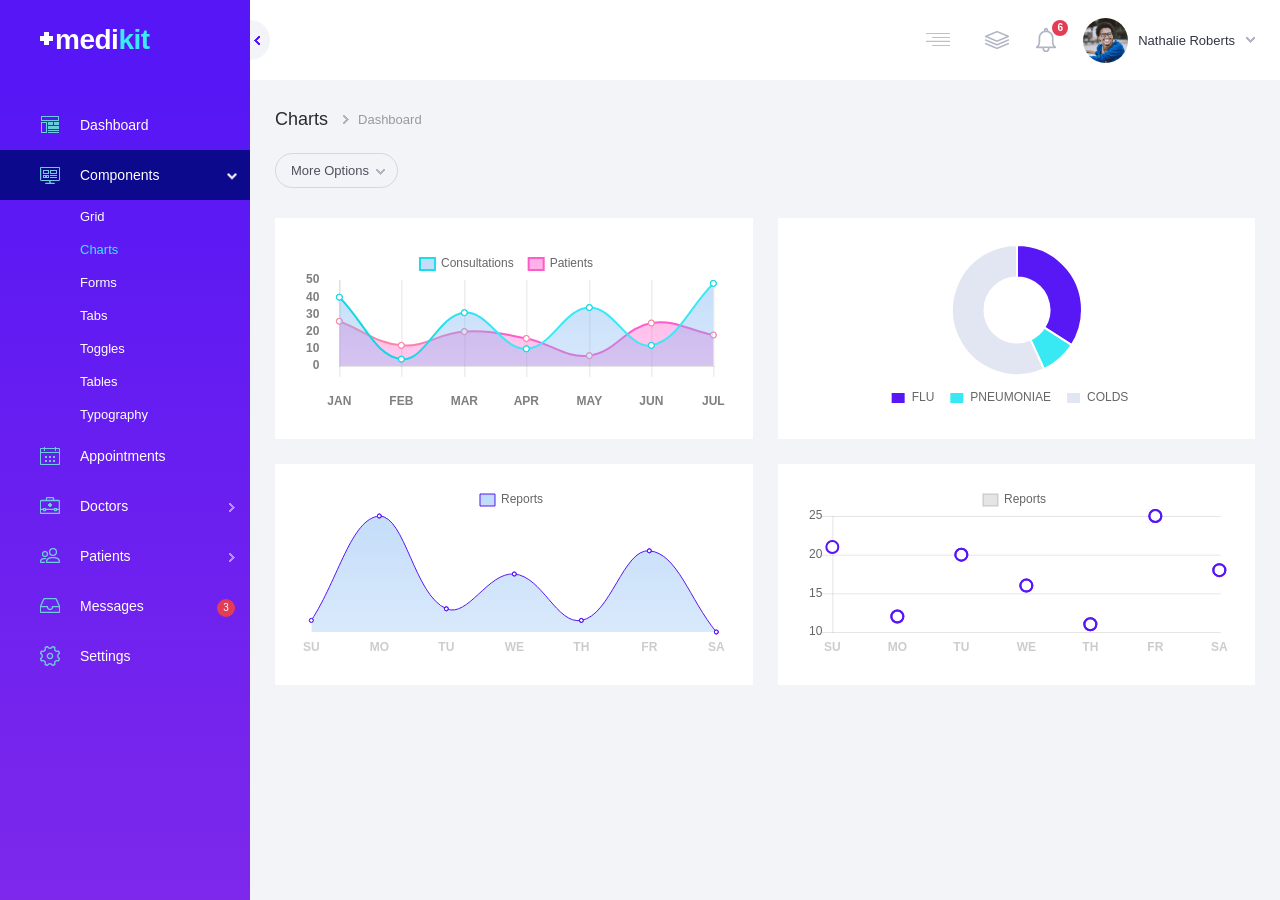
<file: dashboard__charts.html>
<!DOCTYPE html>
<html lang="en">

<!-- Mirrored from smarttemplates.net/medikit/dashboard__charts.html by HTTrack Website Copier/3.x [XR&CO'2014], Thu, 04 Apr 2019 00:52:37 GMT -->
<head>
<meta http-equiv="Content-Type" content="text/html; charset=utf-8" />
<meta name="viewport" content="width=device-width; initial-scale=1; maximum-scale=1" />
<meta name="author" content="SmartTemplates" />
<meta name="description" content="medikit admin dashboard" />
<meta name="keywords" content="medical dashboard, HTML UI KIT, medikit" />
<title>Medikit</title>
<link rel="stylesheet" href="css/daterangepicker.css">
<link rel="stylesheet" href="css/select2.css">
<link rel="stylesheet" href="css/ion.rangeSlider.min.css">
<link rel="stylesheet" href="css/dashboard.min.css">
<link href="https://fonts.googleapis.com/css?family=Source+Sans+Pro:300,400,600,700,900" rel="stylesheet"> 
</head>
<body>

<div class="dashboard-wrap">

	<header class="sidebar-header">
		<h1 class="sidebar-header__logo">m<span>edi<strong>kit</strong></span></h1>
	</header>
	
	<!-- Section sidebar -->
	<div class="section section--sidebar" id="sidebar">
	
			<nav class="sidebar-menu"> 
				<ul>
					<li class="dashboard"><a href="dashboard.html"><b>Dashboard</b></a></li>
					<li class="components has-submenu open"><a href="#"><b>Components<span class="submenu-arrow"></span></b></a>
						<ul class="sidebar-menu__submenu active" style="display:block;">
							<li><a href="dashboard__grid.html">Grid</a></li>	
							<li class="selected"><a href="dashboard__charts.html">Charts</a></li>
							<li><a href="dashboard__forms.html">Forms</a></li>
							<li><a href="dashboard__tabs.html">Tabs</a></li>
							<li><a href="dashboard__toggles.html">Toggles</a></li>
							<li><a href="dashboard__tables.html">Tables</a></li>
							<li><a href="dashboard__typography.html">Typography</a></li>
						</ul>
					</li>
					<li class="appointment"><a href="dashboard__appointments.html"><b>Appointments</b></a></li>
					<li class="doctors has-submenu"><a href="#"><b>Doctors<span class="submenu-arrow"></span></b></a>
						<ul class="sidebar-menu__submenu">
							<li><a href="dashboard__doctors-add.html">Add new doctor</a></li>
							<li><a href="dashboard__doctors.html">View all doctors</a></li>
						</ul>
					</li>
					<li class="patients has-submenu"><a href="#"><b>Patients<span class="submenu-arrow"></span></b></a>
						<ul class="sidebar-menu__submenu">
							<li><a href="dashboard__patients-add.html">Add new patient</a></li>
							<li><a href="dashboard__patients.html">View all patients</a></li>
							<li><a href="dashboard__patient.html">Patient profile</a></li>
						</ul>
					</li>		
					<li class="inbox"><a href="dashboard__messages.html"><b>Messages<span class="submenu-bubble">3</span></b></a></li>
					<li class="settings"><a href="#"><b>Settings</b></a></li>
				</ul>
			</nav>
	
	</div>
	
	<!-- Section -->
	<div class="section section--content" id="content">
		<header class="content-header">
		
			<div class="sidebar-resize"></div>
			<div class="mobile-menu"><div class="st-burger-icon st-burger-icon--medium"><span></span></div></div>
			
			<div class="content-header__user content-header__dropdown">  
			    <div class="content-header__user-avatar content-header__dropdown-activate" data-dropdown="userdropdown">
					<div class="content-header__user-thumb"><img src="images/avatar-2.jpg" alt="" title=""/></div>
					<span class="content-header__user-name">Nathalie Roberts</span>
			    </div>  
				<nav class="dropdown-menu dropdown-menu--header dropdown-menu--user-menu " id="userdropdown"> 	
				<h3 class="dropdown-menu__subtitle">User menu</h3>
				<ul>   
				    <li><a href="#">My profile</a></li>
				    <li><a href="#">Activity</a></li>
				    <li><a href="#">Switch account</a></li>
				    <li><a href="#">Support</a></li>
				    <li class="logout"><a href="#" class="button button--general button--red-border">Logout</a></li>
				</ul>
				</nav>
			</div>
			
			<div class="content-header__notifications content-header__dropdown">  
			    <div class="content-header__notifications-icon content-header__icon content-header__dropdown-activate" data-dropdown="notificationsdropdown">
					<img src="images/icons/icons-24-gray/notifications.png" alt="" title=""/>
					<span class="content-header__icon-bubble">6</span>
				</div>  
				<nav class="dropdown-menu dropdown-menu--header dropdown-menu--notifications-menu" id="notificationsdropdown"> 			
				<h3 class="dropdown-menu__subtitle">You have <strong>6</strong> notifications</h3>
				<ul>    
					<li class="d-flex justify-sb"><span class="important">IMPORTANT</span>Michael D. kidney surgery <b class="task-time">today</b></li>
					<li class="d-flex justify-sb"><span class="important">IMPORTANT</span>FLU Alert report generated <b class="task-time">today</b></li>
					
					<li class="d-flex justify-sb"><span>Meeting with <strong>Dr. Joshua</strong> </span> <b class="task-time">tomorrow</b></li>
					<li class="d-flex justify-sb"><span>Remember to create prescriptions for <strong>Alexander P.</strong></span> <b class="task-time">tomorrow</b></li>
					<li class="d-flex justify-sb"><span><strong>Jada Sacks</strong> canceled the appointment at Cardiology, Dr. Michael V. </span> <b class="task-time">24 jan, 19</b></li>
					<li class="d-flex justify-sb"><span>Sarah D. registered as new patient of <strong>Dr. George</strong> at Dermatology </span> <b class="task-time">28 jan, 19</b></li>
					<li class="view-all"><a href="#" class="button button--general button--blue-border">View all</a></li>
				</ul>
				</nav>
			</div>
			
			<div class="content-header__quicklinks content-header__dropdown">  
			        <div class="content-header__quicklinks-icon content-header__icon content-header__dropdown-activate" data-dropdown="quicklinksdropdown">
					<img src="images/icons/icons-24-gray/submenu.png" alt="" title=""/>
				</div>  
				<nav class="dropdown-menu dropdown-menu--header dropdown-menu--quicklinks-menu" id="quicklinksdropdown"> 	
				<h3 class="dropdown-menu__subtitle">Quick links</h3>				
				<ul>
				        <li><a href="#">Add new doctor</a></li>
					<li><a href="#">Add new patient</a></li>
					<li><a href="#">Generate reports</a></li>
				</ul>
				</nav>
			</div>
			
			<div class="mobile-submenu"></div>

			<nav class="content-header__menu">       
				<ul>
					<li class="appointment modal-toggle" data-openpopup="appointment"><a href="#">Make an appointment</a></li>
					<li class="prescription modal-toggle" data-openpopup="prescription"><a href="#">Write a prescription</a></li>
					<li class="reports modal-toggle" data-openpopup="reports"><a href="#">Generate report</a></li>
				</ul>
			</nav>
			
		</header>
		<div class="content-subheader">
		
			<div class="content-subheader__titles">
					<h2 class="content-subheader__title">Charts</h2>
					<nav class="content-subheader__breadcrumb-menu">			
							<ul>
								<li><a href="dashboard.html">Dashboard</a></li>
							</ul>
					</nav>
			</div>
			
			<div class="content-subheader__dropdown">
				<span class="content-subheader__more show-more show-more--select show-more--select-gray has-dropdown" data-dropdown="moreoptions">More Options</span>
				<nav class="dropdown-menu dropdown-menu--content dropdown-menu--subheader" id="moreoptions"> 			
					<ul>
						<li><a href="#">More Details</a></li>
						<li><a href="#">View Activity</a></li>
						<li><a href="#">Edit Settings</a></li>
						<li><a href="#">+ Add widget</a></li>
					</ul>
				</nav>
			</div>
			
		</div>
		
		
		<div class="grid grid--margin mb0">
			
		        <div class="grid__row">	
				<div class="grid__col grid__col--12 grid__col--margin grid__col--padding bg-white">
					<canvas id="ActivityChart" width="100%" height="40"></canvas>
				</div>
				<div class="grid__col grid__col--12 grid__col--margin grid__col--padding bg-white">
					<canvas id="DiseasesChart" width="100%" height="40"></canvas>
				</div>
			</div>
		</div> <!-- End of Grid -->

		<div class="grid grid--margin mb0">
			
		        <div class="grid__row">	
				<div class="grid__col grid__col--12 grid__col--margin grid__col--padding bg-white mb0">
					<canvas id="ReportsChart" width="100%" height="40"></canvas>
				</div>
				<div class="grid__col grid__col--12 grid__col--margin grid__col--padding bg-white mb0">
					<canvas id="CustomChart" width="100%" height="40"></canvas>
				</div>
			</div>
		</div> <!-- End of Grid -->
	</div>
	
</div> <!-- Wrap end -->

<div class="section section-panel" id="panel">
	<div class="panel-resize"></div>
	<div class="section-panel__content scrollbar-macosx">
		

		<div class="grid">
			
		        <div class="grid__row">	
				<div class="grid__col grid__col--padding">
					<div class="grid__row">
						<div class="grid__col grid__col--margin">
							<h3 class="grid__col-title">Settings Panel</h3>
						</div>		
					</div>
					<div class="grid__row align-c">
						<div class="grid__col grid__col--12 grid__col--margin">
							<label class="form__label pb0">ENABLED OPTION</label>
						</div>
						<div class="grid__col grid__col--12 grid__col--margin">
							<div class="form__switcher">
								<label class="switch">
								<input class="switch__input" type="checkbox" data-role="none" checked />
								<span class="switch__label" data-on="On" data-off="Off"></span> <span class="switch__handle"></span>
								</label>
							</div>
						</div>
					</div>
					<div class="grid__row align-c">
						<div class="grid__col grid__col--12 grid__col--margin">
							<label class="form__label pb0">DISABLED OPTION</label>
						</div>
						<div class="grid__col grid__col--12 grid__col--margin">
							<div class="form__switcher">
								<label class="switch">
								<input class="switch__input" type="checkbox" data-role="none"/>
								<span class="switch__label" data-on="On" data-off="Off"></span> <span class="switch__handle"></span>
								</label>
							</div>
						</div>
					</div>
					<div class="grid__row align-c">
						<div class="grid__col grid__col--12 grid__col--margin">
							<label class="form__label pb0">ENABLED OPTION</label>
						</div>
						<div class="grid__col grid__col--12 grid__col--margin">
							<div class="form__switcher">
								<label class="switch">
								<input class="switch__input" type="checkbox" data-role="none" checked />
								<span class="switch__label" data-on="On" data-off="Off"></span> <span class="switch__handle"></span>
								</label>
							</div>
						</div>
					</div>
					<div class="grid__row align-c">
						<div class="grid__col grid__col--12 grid__col--margin">
							<label class="form__label pb0">DISABLED OPTION</label>
						</div>
						<div class="grid__col grid__col--12 grid__col--margin">
							<div class="form__switcher">
								<label class="switch">
								<input class="switch__input" type="checkbox" data-role="none"/>
								<span class="switch__label" data-on="On" data-off="Off"></span> <span class="switch__handle"></span>
								</label>
							</div>
						</div>
					</div>
					<div class="grid__row">
						<div class="grid__col grid__col--margin">
							<h3 class="grid__col-title">Custom radios</h3>
						</div>		
					</div>
					<div class="grid__row">
						<div class="grid__col grid__col--margin">
							<label class="form__label">CUSTOM RADIO SETTINGS</label>
							<div class="form__radio">
								<input type="radio" name="cr" id="cr1" value="1" checked /><label for="cr1">Radio option</label>
							</div>
							<div class="form__radio">
								<input type="radio" name="cr" id="cr2" value="2" /><label for="cr2">Radio option</label>
							</div>
							<div class="form__radio">
								<input type="radio" name="cr" id="cr3" value="3" /><label for="cr3">Radio option</label>
							</div>
						</div>
					</div>
					<div class="grid__row">
						<div class="grid__col grid__col--margin">
							<h3 class="grid__col-title">Custom checkboxes</h3>
						</div>		
					</div>
					<div class="grid__row">
						<div class="grid__col grid__col--margin">
							<label class="form__label">CUSTOM CHECKBOX SETTINGS</label>
							<div class="form__checkbox">
								<input type="checkbox" name="cc1" id="cc1" value="1" checked /><label for="cc1">Checkbox option</label>
							</div>
							<div class="form__checkbox">
								<input type="checkbox" name="cc2" id="cc2" value="2" /><label for="cc2">Checkbox option</label>
							</div>
							<div class="form__checkbox">
								<input type="checkbox" name="cc3" id="cc3" value="3" /><label for="cc3">Checkbox option</label>
							</div>
						</div>
					</div>
					

					<div class="grid__row">
						<div class="grid__col grid__col--margin">
							<h3 class="grid__col-title">Custom Slider</h3>
						</div>		
					</div>
					<div class="grid__row">
						<div class="grid__col grid__col--margin">
							<label class="form__label">CUSTOM SINGLE SLIDER</label>
								<input type="text" class="js-slider" name="my_range" value="" />
						</div>
					</div>
					<div class="grid__row">
						<div class="grid__col grid__col--margin mb0">
							<label class="form__label">CUSTOM RANGE SLIDER</label>
								<input type="text" class="js-range-slider" name="my_range" value="" />
						</div>
					</div>
				</div>

			</div>
		</div> <!-- End of Grid -->	
	</div>
</div>  <!-- End of right panel -->

 <!-- Modal - Appointment --> 
<div class="modal modal--appointment">
		
		<div class="modal__overlay modal__overlay--toggle"></div>
		<div class="modal__wrapper modal-transition">
		  
		<div class="modal__body">
			<div class="modal__header">
				<h2 class="modal__header-title">Make an appointment</h2>
				<div class="modal__close modal__overlay--toggle"><span></span></div>
			</div>
			<div class="modal__content">					
		
				<div class="grid">
					<div class="grid__row grid__row--margin">
						<div class="grid__col grid__col--margin">
							<h3 class="grid__col-title">Patient Information</h3>
						</div>		
					</div>
					<div class="grid__row grid__row--margin">
						<div class="grid__col grid__col--13 grid__col--margin">
							<label class="form__label">PATIENT NAME</label>
							<select class="custom-select" name="appname">
								<option value="Patient Name">Emma Williams</option>
								<option value="Patient Name">Olivia Johnson</option>
								<option value="Patient Name">Ava Jones</option>
								<option value="Patient Name">Isabella Brown</option>
								<option value="Patient Name">Sophia Davis</option>
								<option value="Patient Name">Mia Latin</option>
								<option value="Patient Name">Amelia Miller</option>
								<option value="Patient Name">Charlotte Wilson</option>
								<option value="Patient Name">Abigail Moore</option>
								<option value="Patient Name">Emily Anderson</option>
								<option value="Patient Name">Harper Thomas</option>
								<option value="Patient Name">Evelyn Jackson</option>
								<option value="Patient Name">Madison Taylor</option>
								<option value="Patient Name">Victoria White</option>
								<option value="Patient Name">Sofia Harris</option>
								<option value="Patient Name">Scarlett Martin</option>
								<option value="Patient Name">Aria Thompson</option>
								<option value="Patient Name">Elizabeth Robinson</option>
								<option value="Patient Name">Camila Lewis</option>
								<option value="Patient Name">Layla Garcia</option>
								<option value="Patient Name">Ella Walker</option>
								<option value="Patient Name">Chloe Clark</option>
								<option value="Patient Name">Zoey Rodriguez</option>
								<option value="Patient Name">Penelope Martinez</option>
								<option value="Patient Name">Matthew Jones</option>
								<option value="Patient Name">Benjamin Brown</option>
								<option value="Patient Name">Alexander Davies</option>
								<option value="Patient Name">William Evans</option>
								<option value="Patient Name">Daniel Smith</option>
								<option value="Patient Name">Jayden Taylor</option>
								<option value="Patient Name">Oliver Thomas</option>
								<option value="Patient Name">Carter Roberts</option>
								<option value="Patient Name">Sebastian Walker</option>
								<option value="Patient Name">Joseph Johnson</option>
								<option value="Patient Name">David Thompson</option>
								<option value="Patient Name">Gabriel Wood</option>
								<option value="Patient Name">Julian Robinson</option>
								<option value="Patient Name">Jackson Wright</option>
								<option value="Patient Name">Anthony King</option>
								<option value="Patient Name">Dylan Cooper</option>
							</select>
						</div>
						<div class="grid__col grid__col--13 grid__col--margin">
									<label class="form__label">DATE OR BIRTH</label>
									<input type="text" name="birthday" class="form__input" value="02/03/1983" />
						</div>
						<div class="grid__col grid__col--13 grid__col--margin">
									<label class="form__label">PHONE</label>
									<input type="text" name="appphone" class="form__input" value="" />
						</div>
					</div>
					<div class="grid__row  grid__row--margin">
						<div class="grid__col grid__col--margin">
							<h3 class="grid__col-title">Appointment Information</h3>
						</div>		
					</div>
					<div class="grid__row grid__row--margin">
						<div class="grid__col grid__col--12 grid__col--margin">
							<label class="form__label">LOCATION</label>
							<select class="custom-select" name="applocation">
								<option value="Los Angeles">H Clinic, Houston Street</option>
								<option value="Washington">Hostpital Washington</option>
								<option value="New York">Clinic 54 New York</option>
								<option value="Chicago">43V Room Chicago</option>
							</select>
						</div>
						<div class="grid__col grid__col--12 grid__col--margin">
									<label class="form__label">DATE &amp; TIME</label>
									<input type="text" name="timepicker" class="form__input" value="" />
						</div>
					</div>
					<div class="grid__row grid__row--margin">
						<div class="grid__col grid__col--margin">
							<h3 class="grid__col-title">Examination Information</h3>
						</div>		
					</div>
					<div class="grid__row grid__row--margin">
						<div class="grid__col grid__col--13 grid__col--margin">
							<label class="form__label">EXAMINATION TYPE</label>
							<select class="custom-select" name="apptype">
								<option value="Examination">Abdominal radiology</option>
								<option value="Examination">Breast imaging</option>
								<option value="Examination">Cardiothoracic radiology</option>
								<option value="Examination">Cardiovascular radiology</option>
								<option value="Examination">Chest radiology</option>
								<option value="Examination">Emergency radiology</option>
								<option value="Examination">Endovascular surgical neuroradiology</option>
								<option value="Examination">Gastrointestinal radiology</option>
								<option value="Examination">Genitourinary radiology</option>
								<option value="Examination">Head and neck radiology</option>
								<option value="Examination">Interventional radiology</option>
								<option value="Examination">Musculoskeletal radiology</option>
								<option value="Examination">Neuroradiology</option>
								<option value="Examination">Nuclear radiology</option>
								<option value="Examination">Pediatric radiology</option>
								<option value="Examination">Radiation oncology</option>
								<option value="Examination">Vascular and interventional radiology</option>
							</select>
						</div>
						<div class="grid__col grid__col--13 grid__col--margin">
									<label class="form__label">DOCTOR</label>
									<select class="custom-select" name="apptype">
										<option value="Patient Name">Dr. Alexander Davies</option>
										<option value="Patient Name">Dr. William Evans</option>
										<option value="Patient Name">Dr. Daniel Smith</option>
										<option value="Patient Name">Dr. Jayden Taylor</option>
										<option value="Patient Name">Dr. Oliver Thomas</option>
										<option value="Patient Name">Dr. Carter Roberts</option>
										<option value="Patient Name">Dr. Sebastian Walker</option>
										<option value="Patient Name">Dr. Joseph Johnson</option>
										<option value="Patient Name">Dr. David Thompson</option>
										<option value="Patient Name">Dr. Gabriel Wood</option>
										<option value="Patient Name">Dr. Julian Robinson</option>
									</select>
						</div>
						<div class="grid__col grid__col--13 grid__col--margin">
									<label class="form__label">NOTES</label>
									<input name="notes" id="notes" class="form__input" type="text" />
						</div>
					</div>
					<div class="grid__row grid__row--margin">
						<div class="grid__col grid__col--margin">
							<input type="submit" name="submit" class="button button--submit button--blue-bg" id="submit" value="ADD APPOINTMENT" />	
						</div>
					</div>
				</div> <!-- End of Grid -->

			</div> 

			
		</div>

		</div>
 </div> 
 
  <!-- Modal - prescription --> 
<div class="modal modal--prescription">
		
		<div class="modal__overlay modal__overlay--toggle"></div>
		<div class="modal__wrapper modal-transition">
		  
		<div class="modal__body">
			<div class="modal__header">
				<h2 class="modal__header-title">Make a prescription</h2>
				<div class="modal__close modal__overlay--toggle"><span></span></div>
			</div>
			<div class="modal__content">					
		
				<div class="grid">
					<div class="grid__row grid__row--margin">
						<div class="grid__col grid__col--margin">
							<h3 class="grid__col-title">Patient Information</h3>
						</div>		
					</div>
					<div class="grid__row grid__row--margin">
						<div class="grid__col grid__col--13 grid__col--margin">
							<label class="form__label">PATIENT NAME</label>
							<select class="custom-select" name="appname">
								<option value="Patient Name">Emma Williams</option>
								<option value="Patient Name">Olivia Johnson</option>
								<option value="Patient Name">Ava Jones</option>
								<option value="Patient Name">Isabella Brown</option>
								<option value="Patient Name">Sophia Davis</option>
								<option value="Patient Name">Mia Latin</option>
								<option value="Patient Name">Amelia Miller</option>
								<option value="Patient Name">Charlotte Wilson</option>
								<option value="Patient Name">Abigail Moore</option>
								<option value="Patient Name">Emily Anderson</option>
								<option value="Patient Name">Harper Thomas</option>
								<option value="Patient Name">Evelyn Jackson</option>
								<option value="Patient Name">Madison Taylor</option>
								<option value="Patient Name">Victoria White</option>
								<option value="Patient Name">Sofia Harris</option>
								<option value="Patient Name">Scarlett Martin</option>
								<option value="Patient Name">Aria Thompson</option>
								<option value="Patient Name">Elizabeth Robinson</option>
								<option value="Patient Name">Camila Lewis</option>
								<option value="Patient Name">Layla Garcia</option>
								<option value="Patient Name">Ella Walker</option>
								<option value="Patient Name">Chloe Clark</option>
								<option value="Patient Name">Zoey Rodriguez</option>
								<option value="Patient Name">Penelope Martinez</option>
								<option value="Patient Name">Matthew Jones</option>
								<option value="Patient Name">Benjamin Brown</option>
								<option value="Patient Name">Alexander Davies</option>
								<option value="Patient Name">William Evans</option>
								<option value="Patient Name">Daniel Smith</option>
								<option value="Patient Name">Jayden Taylor</option>
								<option value="Patient Name">Oliver Thomas</option>
								<option value="Patient Name">Carter Roberts</option>
								<option value="Patient Name">Sebastian Walker</option>
								<option value="Patient Name">Joseph Johnson</option>
								<option value="Patient Name">David Thompson</option>
								<option value="Patient Name">Gabriel Wood</option>
								<option value="Patient Name">Julian Robinson</option>
								<option value="Patient Name">Jackson Wright</option>
								<option value="Patient Name">Anthony King</option>
								<option value="Patient Name">Dylan Cooper</option>
							</select>
						</div>
						<div class="grid__col grid__col--13 grid__col--margin">
									<label class="form__label">DATE OR BIRTH</label>
									<input type="text" name="birthday" class="form__input" value="02/03/1983" />
						</div>
						<div class="grid__col grid__col--13 grid__col--margin">
									<label class="form__label">PHONE</label>
									<input type="text" name="appphone" class="form__input" value="" />
						</div>
					</div>
					<div class="grid__row  grid__row--margin">
						<div class="grid__col grid__col--margin">
							<h3 class="grid__col-title">Prescription Information</h3>
						</div>		
					</div>
					<div class="grid__row grid__row--margin">
						<div class="grid__col grid__col--12 grid__col--margin">
							<label class="form__label">MEDICATION</label>
							<select class="custom-select" name="applocation">
									<option value="Acetaminophen">Acetaminophen</option>
									<option value="Adderall">Adderall</option>
									<option value="Alprazolam">Alprazolam</option>
									<option value="Amitriptyline">Amitriptyline</option>
									<option value="Amlodipine">Amlodipine</option>
									<option value="Amoxicillin">Amoxicillin</option>
									<option value="Ativan">Ativan</option>
									<option value="Atorvastatin">Atorvastatin</option>
									<option value="Azithromycin">Azithromycin</option>
									<option value="Ciprofloxacin">Ciprofloxacin</option>
									<option value="Citalopram">Citalopram</option>
									<option value="Clindamycin">Clindamycin</option>
									<option value="Clonazepam">Clonazepam</option>
									<option value="Codeine">Codeine</option>
									<option value="Cyclobenzaprine">Cyclobenzaprine</option>
									<option value="Cymbalta">Cymbalta</option>
									<option value="Doxycycline">Doxycycline</option>
									<option value="Gabapentin">Gabapentin</option>
									<option value="Hydrochlorothiazide">Hydrochlorothiazide</option>
									<option value="Ibuprofen">Ibuprofen</option>
							</select>
						</div>
						<div class="grid__col grid__col--12 grid__col--margin">
									<label class="form__label">PERIOD FOR MEDICATION</label>
									<input type="text" name="dates" class="form__input" value="" />
						</div>
					</div>
					<div class="grid__row grid__row--margin">
						<div class="grid__col grid__col--margin">
							<h3 class="grid__col-title">Doctor Information</h3>
						</div>		
					</div>
					<div class="grid__row grid__row--margin">
						<div class="grid__col grid__col--13 grid__col--margin">
									<label class="form__label">DOCTOR</label>
									<select class="custom-select" name="apptype">
										<option value="Patient Name">Dr. Alexander Davies</option>
										<option value="Patient Name">Dr. William Evans</option>
										<option value="Patient Name">Dr. Daniel Smith</option>
										<option value="Patient Name">Dr. Jayden Taylor</option>
										<option value="Patient Name">Dr. Oliver Thomas</option>
										<option value="Patient Name">Dr. Carter Roberts</option>
										<option value="Patient Name">Dr. Sebastian Walker</option>
										<option value="Patient Name">Dr. Joseph Johnson</option>
										<option value="Patient Name">Dr. David Thompson</option>
										<option value="Patient Name">Dr. Gabriel Wood</option>
										<option value="Patient Name">Dr. Julian Robinson</option>
									</select>
						</div>
						<div class="grid__col grid__col--23 grid__col--margin">
									<label class="form__label">NOTES</label>
									<input name="notes" id="notes" class="form__input" type="text" />
						</div>
					</div>
					<div class="grid__row grid__row--margin">
						<div class="grid__col grid__col--margin">
							<input type="submit" name="submit" class="button button--submit button--inline button--blue-bg" id="submit" value="SAVE PRESCRIPTION" />
							<input type="submit" name="submit" class="button button--submit button--inline button--blue-bg" id="submit" value="SAVE &amp; PRINT" />								
						</div>
					</div>
				</div> <!-- End of Grid -->

			</div> 

			
		</div>

		</div>
 </div> 
 
 
   <!-- Modal - reports --> 
<div class="modal modal--reports">
		
		<div class="modal__overlay modal__overlay--toggle"></div>
		<div class="modal__wrapper modal-transition">
		  
		<div class="modal__body">
			<div class="modal__header">
				<h2 class="modal__header-title">Generate report</h2>
				<div class="modal__close modal__overlay--toggle"><span></span></div>
			</div>
			<div class="modal__content">					
		
				<div class="grid">
					<div class="grid__row grid__row--margin">
						<div class="grid__col grid__col--margin">
							<h3 class="grid__col-title">Patient Information</h3>
						</div>		
					</div>
					<div class="grid__row grid__row--margin">
						<div class="grid__col grid__col--13 grid__col--margin">
							<label class="form__label">PATIENT NAME</label>
							<select class="custom-select" name="appname">
								<option value="Patient Name">Emma Williams</option>
								<option value="Patient Name">Olivia Johnson</option>
								<option value="Patient Name">Ava Jones</option>
								<option value="Patient Name">Isabella Brown</option>
								<option value="Patient Name">Sophia Davis</option>
								<option value="Patient Name">Mia Latin</option>
								<option value="Patient Name">Amelia Miller</option>
								<option value="Patient Name">Charlotte Wilson</option>
								<option value="Patient Name">Abigail Moore</option>
								<option value="Patient Name">Emily Anderson</option>
								<option value="Patient Name">Harper Thomas</option>
								<option value="Patient Name">Evelyn Jackson</option>
								<option value="Patient Name">Madison Taylor</option>
								<option value="Patient Name">Victoria White</option>
								<option value="Patient Name">Sofia Harris</option>
								<option value="Patient Name">Scarlett Martin</option>
								<option value="Patient Name">Aria Thompson</option>
								<option value="Patient Name">Elizabeth Robinson</option>
								<option value="Patient Name">Camila Lewis</option>
								<option value="Patient Name">Layla Garcia</option>
								<option value="Patient Name">Ella Walker</option>
								<option value="Patient Name">Chloe Clark</option>
								<option value="Patient Name">Zoey Rodriguez</option>
								<option value="Patient Name">Penelope Martinez</option>
								<option value="Patient Name">Matthew Jones</option>
								<option value="Patient Name">Benjamin Brown</option>
								<option value="Patient Name">Alexander Davies</option>
								<option value="Patient Name">William Evans</option>
								<option value="Patient Name">Daniel Smith</option>
								<option value="Patient Name">Jayden Taylor</option>
								<option value="Patient Name">Oliver Thomas</option>
								<option value="Patient Name">Carter Roberts</option>
								<option value="Patient Name">Sebastian Walker</option>
								<option value="Patient Name">Joseph Johnson</option>
								<option value="Patient Name">David Thompson</option>
								<option value="Patient Name">Gabriel Wood</option>
								<option value="Patient Name">Julian Robinson</option>
								<option value="Patient Name">Jackson Wright</option>
								<option value="Patient Name">Anthony King</option>
								<option value="Patient Name">Dylan Cooper</option>
							</select>
						</div>
						<div class="grid__col grid__col--13 grid__col--margin">
									<label class="form__label">DATE OR BIRTH</label>
									<input type="text" name="birthday" class="form__input" value="02/03/1983" />
						</div>
						<div class="grid__col grid__col--13 grid__col--margin">
									<label class="form__label">PHONE</label>
									<input type="text" name="appphone" class="form__input" value="" />
						</div>
					</div>
					<div class="grid__row  grid__row--margin">
						<div class="grid__col grid__col--margin">
							<h3 class="grid__col-title">Report Information</h3>
						</div>		
					</div>
					<div class="grid__row grid__row--margin">
						<div class="grid__col grid__col--12 grid__col--margin">
							<label class="form__label">REPORT TYPE</label>
							<select class="custom-select" name="applocation">
									<option value="Diseases">Diseases report</option>
									<option value="Activity">Activity report</option>
							</select>
						</div>
						<div class="grid__col grid__col--12 grid__col--margin">
									<label class="form__label">REPORT PERIOD</label>
									<input type="text" name="dates" class="form__input" value="" />
						</div>
					</div>
					<div class="grid__row grid__row--margin">
						<div class="grid__col grid__col--margin">
							<h3 class="grid__col-title">Doctor Information</h3>
						</div>		
					</div>
					<div class="grid__row grid__row--margin">
						<div class="grid__col grid__col--13 grid__col--margin">
									<label class="form__label">Generated by Doctor</label>
									<select class="custom-select" name="apptype">
										<option value="Patient Name">Dr. Alexander Davies</option>
										<option value="Patient Name">Dr. William Evans</option>
										<option value="Patient Name">Dr. Daniel Smith</option>
										<option value="Patient Name">Dr. Jayden Taylor</option>
										<option value="Patient Name">Dr. Oliver Thomas</option>
										<option value="Patient Name">Dr. Carter Roberts</option>
										<option value="Patient Name">Dr. Sebastian Walker</option>
										<option value="Patient Name">Dr. Joseph Johnson</option>
										<option value="Patient Name">Dr. David Thompson</option>
										<option value="Patient Name">Dr. Gabriel Wood</option>
										<option value="Patient Name">Dr. Julian Robinson</option>
									</select>
						</div>
						<div class="grid__col grid__col--23 grid__col--margin">
									<label class="form__label">NOTES</label>
									<input name="notes" id="notes" class="form__input" type="text" />
						</div>
					</div>
					<div class="grid__row grid__row--margin">
						<div class="grid__col grid__col--margin">
							<input type="submit" name="submit" class="button button--submit button--blue-bg" id="submit" value="GENERATE REPORT" />							
						</div>
					</div>
				</div> <!-- End of Grid -->

			</div> 

			
		</div>

		</div>
 </div> 
<script src="js/jquery-3.3.1.min.js"></script>
<script src="js/Chart.min.js"></script>
<script src="js/chartjs-plugin-style.min.js"></script>
<script src="js/charts-custom-charts.js"></script>
<script src="js/moment.min.js"></script>
<script src="js/select2.min.js"></script>
<script src="js/daterangepicker.min.js"></script>
<script src="js/ion.rangeSlider.min.js"></script>
<script src="js/jquery.dashboard-custom.js"></script>
</body>

<!-- Mirrored from smarttemplates.net/medikit/dashboard__charts.html by HTTrack Website Copier/3.x [XR&CO'2014], Thu, 04 Apr 2019 00:52:37 GMT -->
</html>
</file>
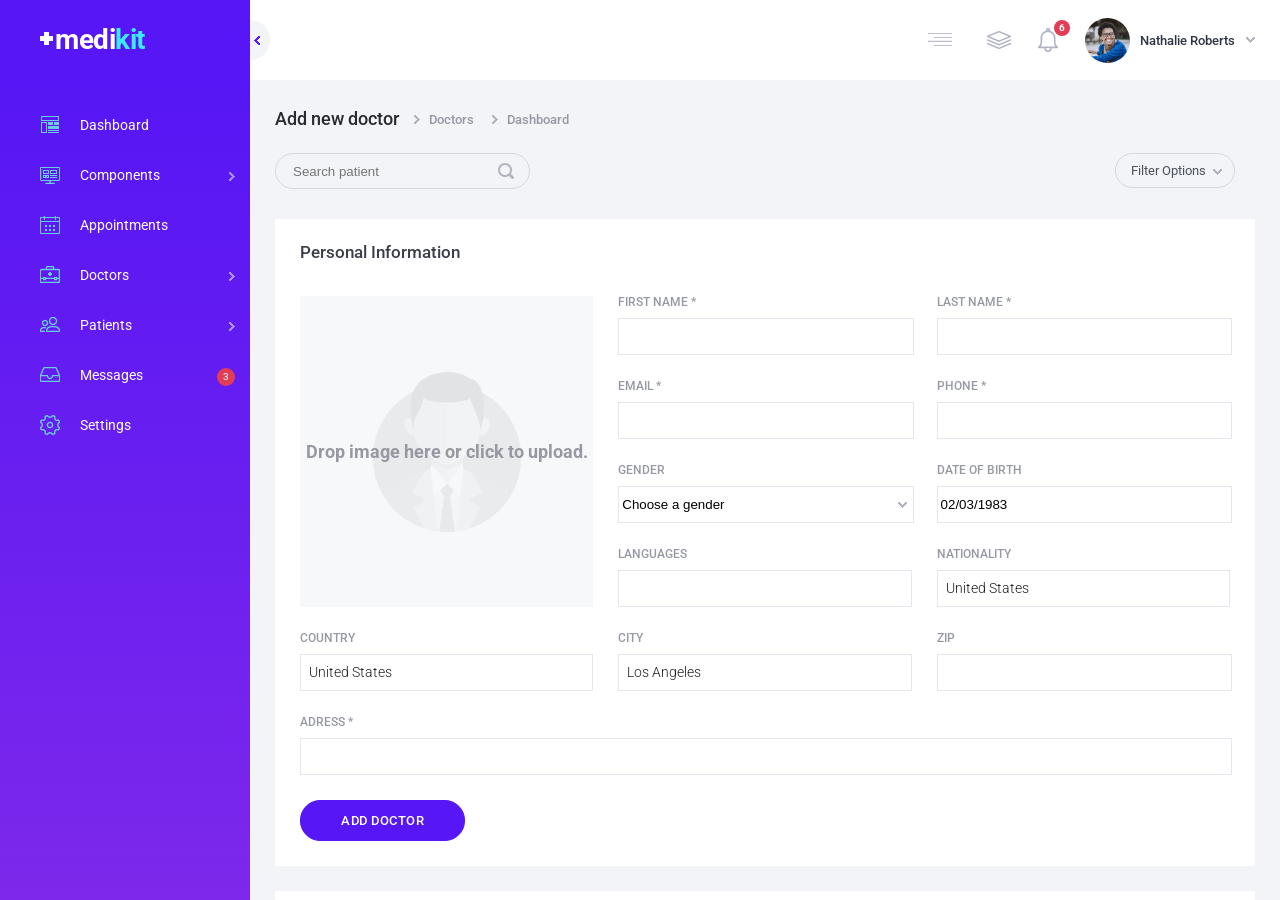
<file: dashboard__doctors-add.html>
<!DOCTYPE html>
<html lang="en">

<!-- Mirrored from smarttemplates.net/medikit/dashboard__doctors-add.html by HTTrack Website Copier/3.x [XR&CO'2014], Thu, 04 Apr 2019 00:52:39 GMT -->
<head>
<meta http-equiv="Content-Type" content="text/html; charset=utf-8" />
<meta name="viewport" content="width=device-width; initial-scale=1; maximum-scale=1" />
<meta name="author" content="SmartTemplates" />
<meta name="description" content="medikit admin dashboard" />
<meta name="keywords" content="medical dashboard, HTML UI KIT, medikit" />
<title>Medikit</title>
<link rel="stylesheet" href="css/daterangepicker.css">
<link rel="stylesheet" href="css/select2.css">
<link rel="stylesheet" href="css/ion.rangeSlider.min.css">
<link rel="stylesheet" href="css/dashboard.min.css">
<link href="https://fonts.googleapis.com/css?family=Roboto:300,400,500,700,900" rel="stylesheet"> 
</head>
<body>

<div class="dashboard-wrap">

	<header class="sidebar-header">
		<h1 class="sidebar-header__logo">m<span>edi<strong>kit</strong></span></h1>
	</header>
	
	<!-- Section sidebar -->
	<div class="section section--sidebar" id="sidebar">
	
			<nav class="sidebar-menu"> 
				<ul>
					<li class="dashboard"><a href="dashboard.html"><b>Dashboard</b></a></li>
					<li class="components has-submenu"><a href="#"><b>Components<span class="submenu-arrow"></span></b></a>
						<ul class="sidebar-menu__submenu">
							<li><a href="dashboard__grid.html">Grid</a></li>
							<li><a href="dashboard__charts.html">Charts</a></li>
							<li><a href="dashboard__forms.html">Forms</a></li>
							<li><a href="dashboard__tabs.html">Tabs</a></li>
							<li><a href="dashboard__toggles.html">Toggles</a></li>
							<li><a href="dashboard__tables.html">Tables</a></li>
							<li><a href="dashboard__typography.html">Typography</a></li>
						</ul>
					</li>
					<li class="appointment"><a href="dashboard__appointments.html"><b>Appointments</b></a></li>
					<li class="doctors has-submenu"><a href="#"><b>Doctors<span class="submenu-arrow"></span></b></a>
						<ul class="sidebar-menu__submenu">
							<li><a href="dashboard__doctors-add.html">Add new doctor</a></li>
							<li><a href="dashboard__doctors.html">View all doctors</a></li>
						</ul>
					</li>
					<li class="patients has-submenu"><a href="#"><b>Patients<span class="submenu-arrow"></span></b></a>
						<ul class="sidebar-menu__submenu">
							<li><a href="dashboard__patients-add.html">Add new patient</a></li>
							<li><a href="dashboard__patients.html">View all patients</a></li>
							<li><a href="dashboard__patient.html">Patient profile</a></li>
						</ul>
					</li>		
					<li class="inbox"><a href="dashboard__messages.html"><b>Messages<span class="submenu-bubble">3</span></b></a></li>
					<li class="settings"><a href="#"><b>Settings</b></a></li>
				</ul>
			</nav>
	
	</div>
	
	<!-- Section sidebar -->
	<div class="section section--content" id="content">
		<header class="content-header">
		
			<div class="sidebar-resize"></div>
			<div class="mobile-menu"><div class="st-burger-icon st-burger-icon--medium"><span></span></div></div>
			
			<div class="content-header__user content-header__dropdown">  
			    <div class="content-header__user-avatar content-header__dropdown-activate" data-dropdown="userdropdown">
					<div class="content-header__user-thumb"><img src="images/avatar-2.jpg" alt="" title=""/></div>
					<span class="content-header__user-name">Nathalie Roberts</span>
			    </div>  
				<nav class="dropdown-menu dropdown-menu--header dropdown-menu--user-menu " id="userdropdown"> 	
				<h3 class="dropdown-menu__subtitle">User menu</h3>
				<ul>   
				    <li><a href="#">My profile</a></li>
				    <li><a href="#">Activity</a></li>
				    <li><a href="#">Switch account</a></li>
				    <li><a href="#">Support</a></li>
				    <li class="logout"><a href="#" class="button button--general button--red-border">Logout</a></li>
				</ul>
				</nav>
			</div>
			
			<div class="content-header__notifications content-header__dropdown">  
			    <div class="content-header__notifications-icon content-header__icon content-header__dropdown-activate" data-dropdown="notificationsdropdown">
					<img src="images/icons/icons-24-gray/notifications.png" alt="" title=""/>
					<span class="content-header__icon-bubble">6</span>
				</div>  
				<nav class="dropdown-menu dropdown-menu--header dropdown-menu--notifications-menu" id="notificationsdropdown"> 			
				<h3 class="dropdown-menu__subtitle">You have <strong>6</strong> notifications</h3>
				<ul>    
					<li class="d-flex justify-sb"><span class="important">IMPORTANT</span>Michael D. kidney surgery <b class="task-time">today</b></li>
					<li class="d-flex justify-sb"><span class="important">IMPORTANT</span>FLU Alert report generated <b class="task-time">today</b></li>
					
					<li class="d-flex justify-sb"><span>Meeting with <strong>Dr. Joshua</strong> </span> <b class="task-time">tomorrow</b></li>
					<li class="d-flex justify-sb"><span>Remember to create prescriptions for <strong>Alexander P.</strong></span> <b class="task-time">tomorrow</b></li>
					<li class="d-flex justify-sb"><span><strong>Jada Sacks</strong> canceled the appointment at Cardiology, Dr. Michael V. </span> <b class="task-time">24 jan, 19</b></li>
					<li class="d-flex justify-sb"><span>Sarah D. registered as new patient of <strong>Dr. George</strong> at Dermatology </span> <b class="task-time">28 jan, 19</b></li>
					<li class="view-all"><a href="#" class="button button--general button--blue-border">View all</a></li>
				</ul>
				</nav>
			</div>
			
			<div class="content-header__quicklinks content-header__dropdown">  
			        <div class="content-header__quicklinks-icon content-header__icon content-header__dropdown-activate" data-dropdown="quicklinksdropdown">
					<img src="images/icons/icons-24-gray/submenu.png" alt="" title=""/>
				</div>  
				<nav class="dropdown-menu dropdown-menu--header dropdown-menu--quicklinks-menu" id="quicklinksdropdown"> 	
				<h3 class="dropdown-menu__subtitle">Quick links</h3>				
				<ul>
				        <li><a href="#">Add new doctor</a></li>
					<li><a href="#">Add new patient</a></li>
					<li><a href="#">Generate reports</a></li>
				</ul>
				</nav>
			</div>
			
			<div class="mobile-submenu"></div>

			<nav class="content-header__menu">       
				<ul>
					<li class="user selected"><a href="dashboard__doctors-add.html">Add new doctor</a></li>
					<li class="prescription modal-toggle" data-openpopup="prescription"><a href="#">Write a prescription</a></li>
					<li class="reports modal-toggle" data-openpopup="reports"><a href="#">Generate report</a></li>
				</ul>
			</nav>
			
		</header>
		<div class="content-subheader">
		
			<div class="content-subheader__titles">
					<h2 class="content-subheader__title">Add new doctor</h2>
					<nav class="content-subheader__breadcrumb-menu">			
							<ul>
								<li><a href="dashboard__doctors.html">Doctors</a></li>
								<li><a href="dashboard.html">Dashboard</a></li>
							</ul>
					</nav>
			</div>
			
			
			<div class="content-subheader__options">
			
					<div class="content-subheader__search">
						<form>
							<input type="text" class="subheader-search__input" id="" name="" value="" placeholder="Search patient" />
							<input type="submit" class="subheader-search__submit" value="Search" />
						</form>
					</div>
					
					<div class="content-subheader__dropdown">
						<span class="content-subheader__more show-more show-more--select show-more--select-gray has-dropdown" data-dropdown="moreoptions">Filter Options</span>
						<nav class="dropdown-menu dropdown-menu--content dropdown-menu--subheader" id="moreoptions"> 			
							<ul>
								<li><a href="#">By Date</a></li>
								<li><a href="#">By Name</a></li>
								<li><a href="#">By Date of birth</a></li>
								<li><a href="#">+ Add filter</a></li>
							</ul>
						</nav>
					</div>
			
			</div>
			
		</div>
		

		
		<div class="grid grid--margin bg-white">	
			<div class="grid__row">
				<div class="grid__col grid__col--padding">
					<h3 class="grid__col-title">Personal Information</h3>
			
				</div>		
			</div>	
			<form>
			<div class="grid__row grid__row--margin">
				
				<div class="grid__col grid__col--13 grid__col--margin">
					<div class="form-upload" id="dropzone">
						<div class="form-upload__message dz-message needsclick">
						Drop image here or click to upload.
						</div>
					</div>
				</div>
				
				<div class="grid__col grid__col--13 grid__col--margin">
					<div class="grid__row">  
						<div class="grid__col grid__col--margin">
							<label class="form__label">FIRST NAME *</label>
							<input name="fname" id="fname" class="form__input required" type="text" />	
						</div>
					</div>
					<div class="grid__row">
						<div class="grid__col grid__col--margin">
							<label class="form__label">EMAIL *</label>
							<input name="email" id="email" class="form__input required email" type="text" />	
						</div>
					</div>
					<div class="grid__row">
						<div class="grid__col grid__col--margin">
							<label class="form__label">GENDER</label>
							<div class="form__select">
								<select name="gender" id="gender">
								<option>Choose a gender</option>
								<option value="1">Female</option>
								<option value="2">Male</option>
								</select>
							</div>		
						</div>
					</div>
					<div class="grid__row">
						<div class="grid__col grid__col--margin mb0">
							<label class="form__label">LANGUAGES</label>
							<select class="custom-select" name="languages" multiple="multiple">
								<option value="English">English</option>
								<option value="French">French</option>
								<option value="German">German</option>
								<option value="Mandarin">Mandarin</option>
								<option value="Spanish">Spanish</option>
								<option value="Italian">Italian</option>
							</select>		
						</div>
					</div>
				</div>
				
				<div class="grid__col grid__col--13 grid__col--margin">
					<div class="grid__row">  
						<div class="grid__col grid__col--margin">
							<label class="form__label">LAST NAME *</label>
							<input name="lname" id="lname" class="form__input required" type="text" />
						</div>
					</div>
					<div class="grid__row">
						<div class="grid__col grid__col--margin">
							<label class="form__label">PHONE *</label>
							<input name="phone" id="phone" class="form__input required" type="text" />
						</div>
					</div>
					<div class="grid__row">
						<div class="grid__col grid__col--margin">
							<label class="form__label">DATE OF BIRTH</label>
							<input type="text" name="birthday" class="form__input" value="02/03/1983" />
						</div>
					</div>
					<div class="grid__row">
						<div class="grid__col grid__col--margin mb0">
							<label class="form__label">NATIONALITY</label>
							<select class="custom-select" name="nationality">
								<option value="United States">United States</option>
								<option value="United Kingdom">United Kingdom</option>
								<option value="Afghanistan">Afghanistan</option>
								<option value="Albania">Albania</option>
								<option value="Algeria">Algeria</option>
								<option value="American Samoa">American Samoa</option>
								<option value="Andorra">Andorra</option>
								<option value="Angola">Angola</option>
								<option value="Anguilla">Anguilla</option>
								<option value="Antarctica">Antarctica</option>
								<option value="Antigua and Barbuda">Antigua and Barbuda</option>
								<option value="Argentina">Argentina</option>
								<option value="Armenia">Armenia</option>
								<option value="Aruba">Aruba</option>
								<option value="Australia">Australia</option>
								<option value="Austria">Austria</option>
								<option value="Azerbaijan">Azerbaijan</option>
								<option value="Bahamas">Bahamas</option>
								<option value="Bahrain">Bahrain</option>
								<option value="Bangladesh">Bangladesh</option>
								<option value="Barbados">Barbados</option>
								<option value="Belarus">Belarus</option>
								<option value="Belgium">Belgium</option>
								<option value="Belize">Belize</option>
								<option value="Benin">Benin</option>
								<option value="Bermuda">Bermuda</option>
								<option value="Bhutan">Bhutan</option>
								<option value="Bolivia">Bolivia</option>
								<option value="Bosnia and Herzegovina">Bosnia and Herzegovina</option>
								<option value="Botswana">Botswana</option>
								<option value="Bouvet Island">Bouvet Island</option>
								<option value="Brazil">Brazil</option>
								<option value="British Indian Ocean Territory">British Indian Ocean Territory</option>
								<option value="Brunei Darussalam">Brunei Darussalam</option>
								<option value="Bulgaria">Bulgaria</option>
								<option value="Burkina Faso">Burkina Faso</option>
								<option value="Burundi">Burundi</option>
								<option value="Cambodia">Cambodia</option>
								<option value="Cameroon">Cameroon</option>
								<option value="Canada">Canada</option>
								<option value="Cape Verde">Cape Verde</option>
								<option value="Cayman Islands">Cayman Islands</option>
								<option value="Central African Republic">Central African Republic</option>
								<option value="Chad">Chad</option>
								<option value="Chile">Chile</option>
								<option value="China">China</option>
								<option value="Christmas Island">Christmas Island</option>
								<option value="Cocos (Keeling) Islands">Cocos (Keeling) Islands</option>
								<option value="Colombia">Colombia</option>
								<option value="Comoros">Comoros</option>
								<option value="Congo">Congo</option>
								<option value="Congo, The Democratic Republic of The">Congo, The Democratic Republic of The</option>
								<option value="Cook Islands">Cook Islands</option>
								<option value="Costa Rica">Costa Rica</option>
								<option value="Cote D'ivoire">Cote D'ivoire</option>
								<option value="Croatia">Croatia</option>
								<option value="Cuba">Cuba</option>
								<option value="Cyprus">Cyprus</option>
								<option value="Czech Republic">Czech Republic</option>
								<option value="Denmark">Denmark</option>
								<option value="Djibouti">Djibouti</option>
								<option value="Dominica">Dominica</option>
								<option value="Dominican Republic">Dominican Republic</option>
								<option value="Ecuador">Ecuador</option>
								<option value="Egypt">Egypt</option>
								<option value="El Salvador">El Salvador</option>
								<option value="Equatorial Guinea">Equatorial Guinea</option>
								<option value="Eritrea">Eritrea</option>
								<option value="Estonia">Estonia</option>
								<option value="Ethiopia">Ethiopia</option>
								<option value="Falkland Islands (Malvinas)">Falkland Islands (Malvinas)</option>
								<option value="Faroe Islands">Faroe Islands</option>
								<option value="Fiji">Fiji</option>
								<option value="Finland">Finland</option>
								<option value="France">France</option>
								<option value="French Guiana">French Guiana</option>
								<option value="French Polynesia">French Polynesia</option>
								<option value="French Southern Territories">French Southern Territories</option>
								<option value="Gabon">Gabon</option>
								<option value="Gambia">Gambia</option>
								<option value="Georgia">Georgia</option>
								<option value="Germany">Germany</option>
								<option value="Ghana">Ghana</option>
								<option value="Gibraltar">Gibraltar</option>
								<option value="Greece">Greece</option>
								<option value="Greenland">Greenland</option>
								<option value="Grenada">Grenada</option>
								<option value="Guadeloupe">Guadeloupe</option>
								<option value="Guam">Guam</option>
								<option value="Guatemala">Guatemala</option>
								<option value="Guinea">Guinea</option>
								<option value="Guinea-bissau">Guinea-bissau</option>
								<option value="Guyana">Guyana</option>
								<option value="Haiti">Haiti</option>
								<option value="Heard Island and Mcdonald Islands">Heard Island and Mcdonald Islands</option>
								<option value="Holy See (Vatican City State)">Holy See (Vatican City State)</option>
								<option value="Honduras">Honduras</option>
								<option value="Hong Kong">Hong Kong</option>
								<option value="Hungary">Hungary</option>
								<option value="Iceland">Iceland</option>
								<option value="India">India</option>
								<option value="Indonesia">Indonesia</option>
								<option value="Iran, Islamic Republic of">Iran, Islamic Republic of</option>
								<option value="Iraq">Iraq</option>
								<option value="Ireland">Ireland</option>
								<option value="Israel">Israel</option>
								<option value="Italy">Italy</option>
								<option value="Jamaica">Jamaica</option>
								<option value="Japan">Japan</option>
								<option value="Jordan">Jordan</option>
								<option value="Kazakhstan">Kazakhstan</option>
								<option value="Kenya">Kenya</option>
								<option value="Kiribati">Kiribati</option>
								<option value="Korea, Democratic People's Republic of">Korea, Democratic People's Republic of</option>
								<option value="Korea, Republic of">Korea, Republic of</option>
								<option value="Kuwait">Kuwait</option>
								<option value="Kyrgyzstan">Kyrgyzstan</option>
								<option value="Lao People's Democratic Republic">Lao People's Democratic Republic</option>
								<option value="Latvia">Latvia</option>
								<option value="Lebanon">Lebanon</option>
								<option value="Lesotho">Lesotho</option>
								<option value="Liberia">Liberia</option>
								<option value="Libyan Arab Jamahiriya">Libyan Arab Jamahiriya</option>
								<option value="Liechtenstein">Liechtenstein</option>
								<option value="Lithuania">Lithuania</option>
								<option value="Luxembourg">Luxembourg</option>
								<option value="Macao">Macao</option>
								<option value="Macedonia, The Former Yugoslav Republic of">Macedonia, The Former Yugoslav Republic of</option>
								<option value="Madagascar">Madagascar</option>
								<option value="Malawi">Malawi</option>
								<option value="Malaysia">Malaysia</option>
								<option value="Maldives">Maldives</option>
								<option value="Mali">Mali</option>
								<option value="Malta">Malta</option>
								<option value="Marshall Islands">Marshall Islands</option>
								<option value="Martinique">Martinique</option>
								<option value="Mauritania">Mauritania</option>
								<option value="Mauritius">Mauritius</option>
								<option value="Mayotte">Mayotte</option>
								<option value="Mexico">Mexico</option>
								<option value="Micronesia, Federated States of">Micronesia, Federated States of</option>
								<option value="Moldova, Republic of">Moldova, Republic of</option>
								<option value="Monaco">Monaco</option>
								<option value="Mongolia">Mongolia</option>
								<option value="Montserrat">Montserrat</option>
								<option value="Morocco">Morocco</option>
								<option value="Mozambique">Mozambique</option>
								<option value="Myanmar">Myanmar</option>
								<option value="Namibia">Namibia</option>
								<option value="Nauru">Nauru</option>
								<option value="Nepal">Nepal</option>
								<option value="Netherlands">Netherlands</option>
								<option value="Netherlands Antilles">Netherlands Antilles</option>
								<option value="New Caledonia">New Caledonia</option>
								<option value="New Zealand">New Zealand</option>
								<option value="Nicaragua">Nicaragua</option>
								<option value="Niger">Niger</option>
								<option value="Nigeria">Nigeria</option>
								<option value="Niue">Niue</option>
								<option value="Norfolk Island">Norfolk Island</option>
								<option value="Northern Mariana Islands">Northern Mariana Islands</option>
								<option value="Norway">Norway</option>
								<option value="Oman">Oman</option>
								<option value="Pakistan">Pakistan</option>
								<option value="Palau">Palau</option>
								<option value="Palestinian Territory, Occupied">Palestinian Territory, Occupied</option>
								<option value="Panama">Panama</option>
								<option value="Papua New Guinea">Papua New Guinea</option>
								<option value="Paraguay">Paraguay</option>
								<option value="Peru">Peru</option>
								<option value="Philippines">Philippines</option>
								<option value="Pitcairn">Pitcairn</option>
								<option value="Poland">Poland</option>
								<option value="Portugal">Portugal</option>
								<option value="Puerto Rico">Puerto Rico</option>
								<option value="Qatar">Qatar</option>
								<option value="Reunion">Reunion</option>
								<option value="Romania">Romania</option>
								<option value="Russian Federation">Russian Federation</option>
								<option value="Rwanda">Rwanda</option>
								<option value="Saint Helena">Saint Helena</option>
								<option value="Saint Kitts and Nevis">Saint Kitts and Nevis</option>
								<option value="Saint Lucia">Saint Lucia</option>
								<option value="Saint Pierre and Miquelon">Saint Pierre and Miquelon</option>
								<option value="Saint Vincent and The Grenadines">Saint Vincent and The Grenadines</option>
								<option value="Samoa">Samoa</option>
								<option value="San Marino">San Marino</option>
								<option value="Sao Tome and Principe">Sao Tome and Principe</option>
								<option value="Saudi Arabia">Saudi Arabia</option>
								<option value="Senegal">Senegal</option>
								<option value="Serbia and Montenegro">Serbia and Montenegro</option>
								<option value="Seychelles">Seychelles</option>
								<option value="Sierra Leone">Sierra Leone</option>
								<option value="Singapore">Singapore</option>
								<option value="Slovakia">Slovakia</option>
								<option value="Slovenia">Slovenia</option>
								<option value="Solomon Islands">Solomon Islands</option>
								<option value="Somalia">Somalia</option>
								<option value="South Africa">South Africa</option>
								<option value="South Georgia and The South Sandwich Islands">South Georgia and The South Sandwich Islands</option>
								<option value="Spain">Spain</option>
								<option value="Sri Lanka">Sri Lanka</option>
								<option value="Sudan">Sudan</option>
								<option value="Suriname">Suriname</option>
								<option value="Svalbard and Jan Mayen">Svalbard and Jan Mayen</option>
								<option value="Swaziland">Swaziland</option>
								<option value="Sweden">Sweden</option>
								<option value="Switzerland">Switzerland</option>
								<option value="Syrian Arab Republic">Syrian Arab Republic</option>
								<option value="Taiwan, Province of China">Taiwan, Province of China</option>
								<option value="Tajikistan">Tajikistan</option>
								<option value="Tanzania, United Republic of">Tanzania, United Republic of</option>
								<option value="Thailand">Thailand</option>
								<option value="Timor-leste">Timor-leste</option>
								<option value="Togo">Togo</option>
								<option value="Tokelau">Tokelau</option>
								<option value="Tonga">Tonga</option>
								<option value="Trinidad and Tobago">Trinidad and Tobago</option>
								<option value="Tunisia">Tunisia</option>
								<option value="Turkey">Turkey</option>
								<option value="Turkmenistan">Turkmenistan</option>
								<option value="Turks and Caicos Islands">Turks and Caicos Islands</option>
								<option value="Tuvalu">Tuvalu</option>
								<option value="Uganda">Uganda</option>
								<option value="Ukraine">Ukraine</option>
								<option value="United Arab Emirates">United Arab Emirates</option>
								<option value="United Kingdom">United Kingdom</option>
								<option value="United States">United States</option>
								<option value="United States Minor Outlying Islands">United States Minor Outlying Islands</option>
								<option value="Uruguay">Uruguay</option>
								<option value="Uzbekistan">Uzbekistan</option>
								<option value="Vanuatu">Vanuatu</option>
								<option value="Venezuela">Venezuela</option>
								<option value="Viet Nam">Viet Nam</option>
								<option value="Virgin Islands, British">Virgin Islands, British</option>
								<option value="Virgin Islands, U.S.">Virgin Islands, U.S.</option>
								<option value="Wallis and Futuna">Wallis and Futuna</option>
								<option value="Western Sahara">Western Sahara</option>
								<option value="Yemen">Yemen</option>
								<option value="Zambia">Zambia</option>
								<option value="Zimbabwe">Zimbabwe</li>
							</select>	
						</div>
					</div>
				</div>
				      
			</div>
			
			<div class="grid__row grid__row--margin">
				<div class="grid__col grid__col--13 grid__col--margin">
							<label class="form__label">COUNTRY</label>
							<select class="custom-select" name="country">
								<option value="United States">United States</option>
								<option value="United Kingdom">United Kingdom</option>
								<option value="Afghanistan">Afghanistan</option>
								<option value="Albania">Albania</option>
								<option value="Algeria">Algeria</option>
								<option value="American Samoa">American Samoa</option>
								<option value="Andorra">Andorra</option>
								<option value="Angola">Angola</option>
								<option value="Anguilla">Anguilla</option>
								<option value="Antarctica">Antarctica</option>
								<option value="Antigua and Barbuda">Antigua and Barbuda</option>
								<option value="Argentina">Argentina</option>
								<option value="Armenia">Armenia</option>
								<option value="Aruba">Aruba</option>
								<option value="Australia">Australia</option>
								<option value="Austria">Austria</option>
								<option value="Azerbaijan">Azerbaijan</option>
								<option value="Bahamas">Bahamas</option>
								<option value="Bahrain">Bahrain</option>
								<option value="Bangladesh">Bangladesh</option>
								<option value="Barbados">Barbados</option>
								<option value="Belarus">Belarus</option>
								<option value="Belgium">Belgium</option>
								<option value="Belize">Belize</option>
								<option value="Benin">Benin</option>
								<option value="Bermuda">Bermuda</option>
								<option value="Bhutan">Bhutan</option>
								<option value="Bolivia">Bolivia</option>
								<option value="Bosnia and Herzegovina">Bosnia and Herzegovina</option>
								<option value="Botswana">Botswana</option>
								<option value="Bouvet Island">Bouvet Island</option>
								<option value="Brazil">Brazil</option>
								<option value="British Indian Ocean Territory">British Indian Ocean Territory</option>
								<option value="Brunei Darussalam">Brunei Darussalam</option>
								<option value="Bulgaria">Bulgaria</option>
								<option value="Burkina Faso">Burkina Faso</option>
								<option value="Burundi">Burundi</option>
								<option value="Cambodia">Cambodia</option>
								<option value="Cameroon">Cameroon</option>
								<option value="Canada">Canada</option>
								<option value="Cape Verde">Cape Verde</option>
								<option value="Cayman Islands">Cayman Islands</option>
								<option value="Central African Republic">Central African Republic</option>
								<option value="Chad">Chad</option>
								<option value="Chile">Chile</option>
								<option value="China">China</option>
								<option value="Christmas Island">Christmas Island</option>
								<option value="Cocos (Keeling) Islands">Cocos (Keeling) Islands</option>
								<option value="Colombia">Colombia</option>
								<option value="Comoros">Comoros</option>
								<option value="Congo">Congo</option>
								<option value="Congo, The Democratic Republic of The">Congo, The Democratic Republic of The</option>
								<option value="Cook Islands">Cook Islands</option>
								<option value="Costa Rica">Costa Rica</option>
								<option value="Cote D'ivoire">Cote D'ivoire</option>
								<option value="Croatia">Croatia</option>
								<option value="Cuba">Cuba</option>
								<option value="Cyprus">Cyprus</option>
								<option value="Czech Republic">Czech Republic</option>
								<option value="Denmark">Denmark</option>
								<option value="Djibouti">Djibouti</option>
								<option value="Dominica">Dominica</option>
								<option value="Dominican Republic">Dominican Republic</option>
								<option value="Ecuador">Ecuador</option>
								<option value="Egypt">Egypt</option>
								<option value="El Salvador">El Salvador</option>
								<option value="Equatorial Guinea">Equatorial Guinea</option>
								<option value="Eritrea">Eritrea</option>
								<option value="Estonia">Estonia</option>
								<option value="Ethiopia">Ethiopia</option>
								<option value="Falkland Islands (Malvinas)">Falkland Islands (Malvinas)</option>
								<option value="Faroe Islands">Faroe Islands</option>
								<option value="Fiji">Fiji</option>
								<option value="Finland">Finland</option>
								<option value="France">France</option>
								<option value="French Guiana">French Guiana</option>
								<option value="French Polynesia">French Polynesia</option>
								<option value="French Southern Territories">French Southern Territories</option>
								<option value="Gabon">Gabon</option>
								<option value="Gambia">Gambia</option>
								<option value="Georgia">Georgia</option>
								<option value="Germany">Germany</option>
								<option value="Ghana">Ghana</option>
								<option value="Gibraltar">Gibraltar</option>
								<option value="Greece">Greece</option>
								<option value="Greenland">Greenland</option>
								<option value="Grenada">Grenada</option>
								<option value="Guadeloupe">Guadeloupe</option>
								<option value="Guam">Guam</option>
								<option value="Guatemala">Guatemala</option>
								<option value="Guinea">Guinea</option>
								<option value="Guinea-bissau">Guinea-bissau</option>
								<option value="Guyana">Guyana</option>
								<option value="Haiti">Haiti</option>
								<option value="Heard Island and Mcdonald Islands">Heard Island and Mcdonald Islands</option>
								<option value="Holy See (Vatican City State)">Holy See (Vatican City State)</option>
								<option value="Honduras">Honduras</option>
								<option value="Hong Kong">Hong Kong</option>
								<option value="Hungary">Hungary</option>
								<option value="Iceland">Iceland</option>
								<option value="India">India</option>
								<option value="Indonesia">Indonesia</option>
								<option value="Iran, Islamic Republic of">Iran, Islamic Republic of</option>
								<option value="Iraq">Iraq</option>
								<option value="Ireland">Ireland</option>
								<option value="Israel">Israel</option>
								<option value="Italy">Italy</option>
								<option value="Jamaica">Jamaica</option>
								<option value="Japan">Japan</option>
								<option value="Jordan">Jordan</option>
								<option value="Kazakhstan">Kazakhstan</option>
								<option value="Kenya">Kenya</option>
								<option value="Kiribati">Kiribati</option>
								<option value="Korea, Democratic People's Republic of">Korea, Democratic People's Republic of</option>
								<option value="Korea, Republic of">Korea, Republic of</option>
								<option value="Kuwait">Kuwait</option>
								<option value="Kyrgyzstan">Kyrgyzstan</option>
								<option value="Lao People's Democratic Republic">Lao People's Democratic Republic</option>
								<option value="Latvia">Latvia</option>
								<option value="Lebanon">Lebanon</option>
								<option value="Lesotho">Lesotho</option>
								<option value="Liberia">Liberia</option>
								<option value="Libyan Arab Jamahiriya">Libyan Arab Jamahiriya</option>
								<option value="Liechtenstein">Liechtenstein</option>
								<option value="Lithuania">Lithuania</option>
								<option value="Luxembourg">Luxembourg</option>
								<option value="Macao">Macao</option>
								<option value="Macedonia, The Former Yugoslav Republic of">Macedonia, The Former Yugoslav Republic of</option>
								<option value="Madagascar">Madagascar</option>
								<option value="Malawi">Malawi</option>
								<option value="Malaysia">Malaysia</option>
								<option value="Maldives">Maldives</option>
								<option value="Mali">Mali</option>
								<option value="Malta">Malta</option>
								<option value="Marshall Islands">Marshall Islands</option>
								<option value="Martinique">Martinique</option>
								<option value="Mauritania">Mauritania</option>
								<option value="Mauritius">Mauritius</option>
								<option value="Mayotte">Mayotte</option>
								<option value="Mexico">Mexico</option>
								<option value="Micronesia, Federated States of">Micronesia, Federated States of</option>
								<option value="Moldova, Republic of">Moldova, Republic of</option>
								<option value="Monaco">Monaco</option>
								<option value="Mongolia">Mongolia</option>
								<option value="Montserrat">Montserrat</option>
								<option value="Morocco">Morocco</option>
								<option value="Mozambique">Mozambique</option>
								<option value="Myanmar">Myanmar</option>
								<option value="Namibia">Namibia</option>
								<option value="Nauru">Nauru</option>
								<option value="Nepal">Nepal</option>
								<option value="Netherlands">Netherlands</option>
								<option value="Netherlands Antilles">Netherlands Antilles</option>
								<option value="New Caledonia">New Caledonia</option>
								<option value="New Zealand">New Zealand</option>
								<option value="Nicaragua">Nicaragua</option>
								<option value="Niger">Niger</option>
								<option value="Nigeria">Nigeria</option>
								<option value="Niue">Niue</option>
								<option value="Norfolk Island">Norfolk Island</option>
								<option value="Northern Mariana Islands">Northern Mariana Islands</option>
								<option value="Norway">Norway</option>
								<option value="Oman">Oman</option>
								<option value="Pakistan">Pakistan</option>
								<option value="Palau">Palau</option>
								<option value="Palestinian Territory, Occupied">Palestinian Territory, Occupied</option>
								<option value="Panama">Panama</option>
								<option value="Papua New Guinea">Papua New Guinea</option>
								<option value="Paraguay">Paraguay</option>
								<option value="Peru">Peru</option>
								<option value="Philippines">Philippines</option>
								<option value="Pitcairn">Pitcairn</option>
								<option value="Poland">Poland</option>
								<option value="Portugal">Portugal</option>
								<option value="Puerto Rico">Puerto Rico</option>
								<option value="Qatar">Qatar</option>
								<option value="Reunion">Reunion</option>
								<option value="Romania">Romania</option>
								<option value="Russian Federation">Russian Federation</option>
								<option value="Rwanda">Rwanda</option>
								<option value="Saint Helena">Saint Helena</option>
								<option value="Saint Kitts and Nevis">Saint Kitts and Nevis</option>
								<option value="Saint Lucia">Saint Lucia</option>
								<option value="Saint Pierre and Miquelon">Saint Pierre and Miquelon</option>
								<option value="Saint Vincent and The Grenadines">Saint Vincent and The Grenadines</option>
								<option value="Samoa">Samoa</option>
								<option value="San Marino">San Marino</option>
								<option value="Sao Tome and Principe">Sao Tome and Principe</option>
								<option value="Saudi Arabia">Saudi Arabia</option>
								<option value="Senegal">Senegal</option>
								<option value="Serbia and Montenegro">Serbia and Montenegro</option>
								<option value="Seychelles">Seychelles</option>
								<option value="Sierra Leone">Sierra Leone</option>
								<option value="Singapore">Singapore</option>
								<option value="Slovakia">Slovakia</option>
								<option value="Slovenia">Slovenia</option>
								<option value="Solomon Islands">Solomon Islands</option>
								<option value="Somalia">Somalia</option>
								<option value="South Africa">South Africa</option>
								<option value="South Georgia and The South Sandwich Islands">South Georgia and The South Sandwich Islands</option>
								<option value="Spain">Spain</option>
								<option value="Sri Lanka">Sri Lanka</option>
								<option value="Sudan">Sudan</option>
								<option value="Suriname">Suriname</option>
								<option value="Svalbard and Jan Mayen">Svalbard and Jan Mayen</option>
								<option value="Swaziland">Swaziland</option>
								<option value="Sweden">Sweden</option>
								<option value="Switzerland">Switzerland</option>
								<option value="Syrian Arab Republic">Syrian Arab Republic</option>
								<option value="Taiwan, Province of China">Taiwan, Province of China</option>
								<option value="Tajikistan">Tajikistan</option>
								<option value="Tanzania, United Republic of">Tanzania, United Republic of</option>
								<option value="Thailand">Thailand</option>
								<option value="Timor-leste">Timor-leste</option>
								<option value="Togo">Togo</option>
								<option value="Tokelau">Tokelau</option>
								<option value="Tonga">Tonga</option>
								<option value="Trinidad and Tobago">Trinidad and Tobago</option>
								<option value="Tunisia">Tunisia</option>
								<option value="Turkey">Turkey</option>
								<option value="Turkmenistan">Turkmenistan</option>
								<option value="Turks and Caicos Islands">Turks and Caicos Islands</option>
								<option value="Tuvalu">Tuvalu</option>
								<option value="Uganda">Uganda</option>
								<option value="Ukraine">Ukraine</option>
								<option value="United Arab Emirates">United Arab Emirates</option>
								<option value="United Kingdom">United Kingdom</option>
								<option value="United States">United States</option>
								<option value="United States Minor Outlying Islands">United States Minor Outlying Islands</option>
								<option value="Uruguay">Uruguay</option>
								<option value="Uzbekistan">Uzbekistan</option>
								<option value="Vanuatu">Vanuatu</option>
								<option value="Venezuela">Venezuela</option>
								<option value="Viet Nam">Viet Nam</option>
								<option value="Virgin Islands, British">Virgin Islands, British</option>
								<option value="Virgin Islands, U.S.">Virgin Islands, U.S.</option>
								<option value="Wallis and Futuna">Wallis and Futuna</option>
								<option value="Western Sahara">Western Sahara</option>
								<option value="Yemen">Yemen</option>
								<option value="Zambia">Zambia</option>
								<option value="Zimbabwe">Zimbabwe</li>
							</select>
				</div>
				<div class="grid__col grid__col--13 grid__col--margin">
							<label class="form__label">CITY</label>
							<select class="custom-select" name="city">
								<option value="Los Angeles">Los Angeles</option>
								<option value="Washington">Washington</option>
								<option value="New York">New York</option>
								<option value="Chicago">Chicago</option>
							</select>
				</div>
				<div class="grid__col grid__col--13 grid__col--margin">
							<label class="form__label">ZIP</label>
							<input name="phone" id="phone" class="form__input required" type="text" />
				</div>
			</div>
			<div class="grid__row grid__row--margin">
				<div class="grid__col grid__col--margin">
					<label class="form__label">ADRESS *</label>
					<input name="adress" id="adress" class="form__input required" type="text" />
				</div>
			</div>
			<div class="grid__row grid__row--margin">
				<div class="grid__col grid__col--margin">
					<input type="submit" name="submit" class="button button--submit button--blue-bg" id="submit" value="ADD DOCTOR" />	
				</div>
			</div>
			</form>

		</div> <!-- End of Grid -->
		
		<div class="grid grid--margin bg-white">
			<div class="grid__row">
				<div class="grid__col grid__col--padding">
					<h3 class="grid__col-title">Medical Information</h3>
				</div>		
			</div>
			<div class="grid__row grid__row--margin">
				<div class="grid__col grid__col--37 grid__col--margin">
							<label class="form__label">MAIN SPECIALIZATION</label>
							<select class="custom-select" name="kdiseases">
								<option value="Patient Name">Type 1 Diabetes</option>
								<option value="Patient Name">Multiple Sclerosis</option>
								<option value="Patient Name">Rheumatoid Arthritis</option>
								<option value="Patient Name">Allergies & Asthma</option>
								<option value="Patient Name">Celiac Disease</option>
								<option value="Patient Name">Cancer</option>
								<option value="Patient Name">Catarrh</option>
								<option value="Patient Name">Conjunctivitis</option>
							</select>
				</div>
				<div class="grid__col grid__col--37 grid__col--margin">
							<label class="form__label">SECONDARY SPECIALIZATION</label>
							<select class="custom-select" name="kdiseases">
								<option value="Patient Name">Celiac Disease</option>
								<option value="Patient Name">Cancer</option>
								<option value="Patient Name">Catarrh</option>
								<option value="Patient Name">Conjunctivitis</option>
								<option value="Patient Name">Liver Disease</option>
								<option value="Patient Name">Heart Disease</option>
								<option value="Patient Name">Epilepsy </option>
								<option value="Patient Name">Flatulence </option>
								<option value="Patient Name">Gastroenteritis</option>
							</select>
				</div>
			</div>
			<div class="grid__row grid__row--margin">
				<div class="grid__col grid__col--37 grid__col--margin">
							<label class="form__label">MEDICAL EDUCATION</label>
							<select class="custom-select" name="kdiseases2">
								<option value="Patient Name">Medical University</option>
								<option value="Patient Name">Medical College</option>
								<option value="Patient Name">Nurse School</option>
			
							</select>
				</div>
				<div class="grid__col grid__col--37 grid__col--margin">
							<label class="form__label">PERIOD</label>
							<input type="text" name="dates" class="form__input" value="" />
				</div>
			</div>
			<div class="grid__row grid__row--margin">
				<div class="grid__col grid__col--margin">
					<label class="form__label">NOTES *</label>
					<input name="adress" id="notes" class="form__input required" type="text" />
				</div>
			</div>
			<div class="grid__row grid__row--margin">
				<div class="grid__col grid__col--margin">
					<input type="submit" name="submit" class="button button--submit button--blue-bg" id="submit" value="SAVE" />					
				</div>
			</div>
		</div> <!-- End of Grid -->



	</div>
	
</div> <!-- Wrap end -->

<div class="section section-panel" id="panel">
	<div class="panel-resize"></div>
	<div class="section-panel__content scrollbar-macosx">
		

		<div class="grid">
			
		        <div class="grid__row">	
				<div class="grid__col grid__col--padding">
					<div class="grid__row">
						<div class="grid__col grid__col--margin">
							<h3 class="grid__col-title">Settings Panel</h3>
						</div>		
					</div>
					<div class="grid__row align-c">
						<div class="grid__col grid__col--12 grid__col--margin">
							<label class="form__label pb0">ENABLED OPTION</label>
						</div>
						<div class="grid__col grid__col--12 grid__col--margin">
							<div class="form__switcher">
								<label class="switch">
								<input class="switch__input" type="checkbox" data-role="none" checked />
								<span class="switch__label" data-on="On" data-off="Off"></span> <span class="switch__handle"></span>
								</label>
							</div>
						</div>
					</div>
					<div class="grid__row align-c">
						<div class="grid__col grid__col--12 grid__col--margin">
							<label class="form__label pb0">DISABLED OPTION</label>
						</div>
						<div class="grid__col grid__col--12 grid__col--margin">
							<div class="form__switcher">
								<label class="switch">
								<input class="switch__input" type="checkbox" data-role="none"/>
								<span class="switch__label" data-on="On" data-off="Off"></span> <span class="switch__handle"></span>
								</label>
							</div>
						</div>
					</div>
					<div class="grid__row align-c">
						<div class="grid__col grid__col--12 grid__col--margin">
							<label class="form__label pb0">ENABLED OPTION</label>
						</div>
						<div class="grid__col grid__col--12 grid__col--margin">
							<div class="form__switcher">
								<label class="switch">
								<input class="switch__input" type="checkbox" data-role="none" checked />
								<span class="switch__label" data-on="On" data-off="Off"></span> <span class="switch__handle"></span>
								</label>
							</div>
						</div>
					</div>
					<div class="grid__row align-c">
						<div class="grid__col grid__col--12 grid__col--margin">
							<label class="form__label pb0">DISABLED OPTION</label>
						</div>
						<div class="grid__col grid__col--12 grid__col--margin">
							<div class="form__switcher">
								<label class="switch">
								<input class="switch__input" type="checkbox" data-role="none"/>
								<span class="switch__label" data-on="On" data-off="Off"></span> <span class="switch__handle"></span>
								</label>
							</div>
						</div>
					</div>
					<div class="grid__row">
						<div class="grid__col grid__col--margin">
							<h3 class="grid__col-title">Custom radios</h3>
						</div>		
					</div>
					<div class="grid__row">
						<div class="grid__col grid__col--margin">
							<label class="form__label">CUSTOM RADIO SETTINGS</label>
							<div class="form__radio">
								<input type="radio" name="cr" id="cr1" value="1" checked /><label for="cr1">Radio option</label>
							</div>
							<div class="form__radio">
								<input type="radio" name="cr" id="cr2" value="2" /><label for="cr2">Radio option</label>
							</div>
							<div class="form__radio">
								<input type="radio" name="cr" id="cr3" value="3" /><label for="cr3">Radio option</label>
							</div>
						</div>
					</div>
					<div class="grid__row">
						<div class="grid__col grid__col--margin">
							<h3 class="grid__col-title">Custom checkboxes</h3>
						</div>		
					</div>
					<div class="grid__row">
						<div class="grid__col grid__col--margin">
							<label class="form__label">CUSTOM CHECKBOX SETTINGS</label>
							<div class="form__checkbox">
								<input type="checkbox" name="cc1" id="cc1" value="1" checked /><label for="cc1">Checkbox option</label>
							</div>
							<div class="form__checkbox">
								<input type="checkbox" name="cc2" id="cc2" value="2" /><label for="cc2">Checkbox option</label>
							</div>
							<div class="form__checkbox">
								<input type="checkbox" name="cc3" id="cc3" value="3" /><label for="cc3">Checkbox option</label>
							</div>
						</div>
					</div>
					

					<div class="grid__row">
						<div class="grid__col grid__col--margin">
							<h3 class="grid__col-title">Custom Slider</h3>
						</div>		
					</div>
					<div class="grid__row">
						<div class="grid__col grid__col--margin">
							<label class="form__label">CUSTOM SINGLE SLIDER</label>
								<input type="text" class="js-slider" name="my_range" value="" />
						</div>
					</div>
					<div class="grid__row">
						<div class="grid__col grid__col--margin mb0">
							<label class="form__label">CUSTOM RANGE SLIDER</label>
								<input type="text" class="js-range-slider" name="my_range" value="" />
						</div>
					</div>
				</div>

			</div>
		</div> <!-- End of Grid -->	
	</div>
</div>  <!-- End of right panel -->

 <!-- Modal - Appointment --> 
<div class="modal modal--appointment">
		
		<div class="modal__overlay modal__overlay--toggle"></div>
		<div class="modal__wrapper modal-transition">
		  
		<div class="modal__body">
			<div class="modal__header">
				<h2 class="modal__header-title">Make an appointment</h2>
				<div class="modal__close modal__overlay--toggle"><span></span></div>
			</div>
			<div class="modal__content">					
		
				<div class="grid">
					<div class="grid__row grid__row--margin">
						<div class="grid__col grid__col--margin">
							<h3 class="grid__col-title">Patient Information</h3>
						</div>		
					</div>
					<div class="grid__row grid__row--margin">
						<div class="grid__col grid__col--13 grid__col--margin">
							<label class="form__label">PATIENT NAME</label>
							<select class="custom-select" name="appname">
								<option value="Patient Name">Emma Williams</option>
								<option value="Patient Name">Olivia Johnson</option>
								<option value="Patient Name">Ava Jones</option>
								<option value="Patient Name">Isabella Brown</option>
								<option value="Patient Name">Sophia Davis</option>
								<option value="Patient Name">Mia Latin</option>
								<option value="Patient Name">Amelia Miller</option>
								<option value="Patient Name">Charlotte Wilson</option>
								<option value="Patient Name">Abigail Moore</option>
								<option value="Patient Name">Emily Anderson</option>
								<option value="Patient Name">Harper Thomas</option>
								<option value="Patient Name">Evelyn Jackson</option>
								<option value="Patient Name">Madison Taylor</option>
								<option value="Patient Name">Victoria White</option>
								<option value="Patient Name">Sofia Harris</option>
								<option value="Patient Name">Scarlett Martin</option>
								<option value="Patient Name">Aria Thompson</option>
								<option value="Patient Name">Elizabeth Robinson</option>
								<option value="Patient Name">Camila Lewis</option>
								<option value="Patient Name">Layla Garcia</option>
								<option value="Patient Name">Ella Walker</option>
								<option value="Patient Name">Chloe Clark</option>
								<option value="Patient Name">Zoey Rodriguez</option>
								<option value="Patient Name">Penelope Martinez</option>
								<option value="Patient Name">Matthew Jones</option>
								<option value="Patient Name">Benjamin Brown</option>
								<option value="Patient Name">Alexander Davies</option>
								<option value="Patient Name">William Evans</option>
								<option value="Patient Name">Daniel Smith</option>
								<option value="Patient Name">Jayden Taylor</option>
								<option value="Patient Name">Oliver Thomas</option>
								<option value="Patient Name">Carter Roberts</option>
								<option value="Patient Name">Sebastian Walker</option>
								<option value="Patient Name">Joseph Johnson</option>
								<option value="Patient Name">David Thompson</option>
								<option value="Patient Name">Gabriel Wood</option>
								<option value="Patient Name">Julian Robinson</option>
								<option value="Patient Name">Jackson Wright</option>
								<option value="Patient Name">Anthony King</option>
								<option value="Patient Name">Dylan Cooper</option>
							</select>
						</div>
						<div class="grid__col grid__col--13 grid__col--margin">
									<label class="form__label">DATE OR BIRTH</label>
									<input type="text" name="birthday" class="form__input" value="02/03/1983" />
						</div>
						<div class="grid__col grid__col--13 grid__col--margin">
									<label class="form__label">PHONE</label>
									<input type="text" name="appphone" class="form__input" value="" />
						</div>
					</div>
					<div class="grid__row  grid__row--margin">
						<div class="grid__col grid__col--margin">
							<h3 class="grid__col-title">Appointment Information</h3>
						</div>		
					</div>
					<div class="grid__row grid__row--margin">
						<div class="grid__col grid__col--12 grid__col--margin">
							<label class="form__label">LOCATION</label>
							<select class="custom-select" name="applocation">
								<option value="Los Angeles">H Clinic, Houston Street</option>
								<option value="Washington">Hostpital Washington</option>
								<option value="New York">Clinic 54 New York</option>
								<option value="Chicago">43V Room Chicago</option>
							</select>
						</div>
						<div class="grid__col grid__col--12 grid__col--margin">
									<label class="form__label">DATE &amp; TIME</label>
									<input type="text" name="timepicker" class="form__input" value="" />
						</div>
					</div>
					<div class="grid__row grid__row--margin">
						<div class="grid__col grid__col--margin">
							<h3 class="grid__col-title">Examination Information</h3>
						</div>		
					</div>
					<div class="grid__row grid__row--margin">
						<div class="grid__col grid__col--13 grid__col--margin">
							<label class="form__label">EXAMINATION TYPE</label>
							<select class="custom-select" name="apptype">
								<option value="Examination">Abdominal radiology</option>
								<option value="Examination">Breast imaging</option>
								<option value="Examination">Cardiothoracic radiology</option>
								<option value="Examination">Cardiovascular radiology</option>
								<option value="Examination">Chest radiology</option>
								<option value="Examination">Emergency radiology</option>
								<option value="Examination">Endovascular surgical neuroradiology</option>
								<option value="Examination">Gastrointestinal radiology</option>
								<option value="Examination">Genitourinary radiology</option>
								<option value="Examination">Head and neck radiology</option>
								<option value="Examination">Interventional radiology</option>
								<option value="Examination">Musculoskeletal radiology</option>
								<option value="Examination">Neuroradiology</option>
								<option value="Examination">Nuclear radiology</option>
								<option value="Examination">Pediatric radiology</option>
								<option value="Examination">Radiation oncology</option>
								<option value="Examination">Vascular and interventional radiology</option>
							</select>
						</div>
						<div class="grid__col grid__col--13 grid__col--margin">
									<label class="form__label">DOCTOR</label>
									<select class="custom-select" name="apptype">
										<option value="Patient Name">Dr. Alexander Davies</option>
										<option value="Patient Name">Dr. William Evans</option>
										<option value="Patient Name">Dr. Daniel Smith</option>
										<option value="Patient Name">Dr. Jayden Taylor</option>
										<option value="Patient Name">Dr. Oliver Thomas</option>
										<option value="Patient Name">Dr. Carter Roberts</option>
										<option value="Patient Name">Dr. Sebastian Walker</option>
										<option value="Patient Name">Dr. Joseph Johnson</option>
										<option value="Patient Name">Dr. David Thompson</option>
										<option value="Patient Name">Dr. Gabriel Wood</option>
										<option value="Patient Name">Dr. Julian Robinson</option>
									</select>
						</div>
						<div class="grid__col grid__col--13 grid__col--margin">
									<label class="form__label">NOTES</label>
									<input name="notes" id="notes" class="form__input" type="text" />
						</div>
					</div>
					<div class="grid__row grid__row--margin">
						<div class="grid__col grid__col--margin">
							<input type="submit" name="submit" class="button button--submit button--blue-bg" id="submit" value="ADD APPOINTMENT" />	
						</div>
					</div>
				</div> <!-- End of Grid -->

			</div> 

			
		</div>

		</div>
 </div> 
 
  <!-- Modal - prescription --> 
<div class="modal modal--prescription">
		
		<div class="modal__overlay modal__overlay--toggle"></div>
		<div class="modal__wrapper modal-transition">
		  
		<div class="modal__body">
			<div class="modal__header">
				<h2 class="modal__header-title">Make a prescription</h2>
				<div class="modal__close modal__overlay--toggle"><span></span></div>
			</div>
			<div class="modal__content">					
		
				<div class="grid">
					<div class="grid__row grid__row--margin">
						<div class="grid__col grid__col--margin">
							<h3 class="grid__col-title">Patient Information</h3>
						</div>		
					</div>
					<div class="grid__row grid__row--margin">
						<div class="grid__col grid__col--13 grid__col--margin">
							<label class="form__label">PATIENT NAME</label>
							<select class="custom-select" name="appname">
								<option value="Patient Name">Emma Williams</option>
								<option value="Patient Name">Olivia Johnson</option>
								<option value="Patient Name">Ava Jones</option>
								<option value="Patient Name">Isabella Brown</option>
								<option value="Patient Name">Sophia Davis</option>
								<option value="Patient Name">Mia Latin</option>
								<option value="Patient Name">Amelia Miller</option>
								<option value="Patient Name">Charlotte Wilson</option>
								<option value="Patient Name">Abigail Moore</option>
								<option value="Patient Name">Emily Anderson</option>
								<option value="Patient Name">Harper Thomas</option>
								<option value="Patient Name">Evelyn Jackson</option>
								<option value="Patient Name">Madison Taylor</option>
								<option value="Patient Name">Victoria White</option>
								<option value="Patient Name">Sofia Harris</option>
								<option value="Patient Name">Scarlett Martin</option>
								<option value="Patient Name">Aria Thompson</option>
								<option value="Patient Name">Elizabeth Robinson</option>
								<option value="Patient Name">Camila Lewis</option>
								<option value="Patient Name">Layla Garcia</option>
								<option value="Patient Name">Ella Walker</option>
								<option value="Patient Name">Chloe Clark</option>
								<option value="Patient Name">Zoey Rodriguez</option>
								<option value="Patient Name">Penelope Martinez</option>
								<option value="Patient Name">Matthew Jones</option>
								<option value="Patient Name">Benjamin Brown</option>
								<option value="Patient Name">Alexander Davies</option>
								<option value="Patient Name">William Evans</option>
								<option value="Patient Name">Daniel Smith</option>
								<option value="Patient Name">Jayden Taylor</option>
								<option value="Patient Name">Oliver Thomas</option>
								<option value="Patient Name">Carter Roberts</option>
								<option value="Patient Name">Sebastian Walker</option>
								<option value="Patient Name">Joseph Johnson</option>
								<option value="Patient Name">David Thompson</option>
								<option value="Patient Name">Gabriel Wood</option>
								<option value="Patient Name">Julian Robinson</option>
								<option value="Patient Name">Jackson Wright</option>
								<option value="Patient Name">Anthony King</option>
								<option value="Patient Name">Dylan Cooper</option>
							</select>
						</div>
						<div class="grid__col grid__col--13 grid__col--margin">
									<label class="form__label">DATE OR BIRTH</label>
									<input type="text" name="birthday" class="form__input" value="02/03/1983" />
						</div>
						<div class="grid__col grid__col--13 grid__col--margin">
									<label class="form__label">PHONE</label>
									<input type="text" name="appphone" class="form__input" value="" />
						</div>
					</div>
					<div class="grid__row  grid__row--margin">
						<div class="grid__col grid__col--margin">
							<h3 class="grid__col-title">Prescription Information</h3>
						</div>		
					</div>
					<div class="grid__row grid__row--margin">
						<div class="grid__col grid__col--12 grid__col--margin">
							<label class="form__label">MEDICATION</label>
							<select class="custom-select" name="applocation">
									<option value="Acetaminophen">Acetaminophen</option>
									<option value="Adderall">Adderall</option>
									<option value="Alprazolam">Alprazolam</option>
									<option value="Amitriptyline">Amitriptyline</option>
									<option value="Amlodipine">Amlodipine</option>
									<option value="Amoxicillin">Amoxicillin</option>
									<option value="Ativan">Ativan</option>
									<option value="Atorvastatin">Atorvastatin</option>
									<option value="Azithromycin">Azithromycin</option>
									<option value="Ciprofloxacin">Ciprofloxacin</option>
									<option value="Citalopram">Citalopram</option>
									<option value="Clindamycin">Clindamycin</option>
									<option value="Clonazepam">Clonazepam</option>
									<option value="Codeine">Codeine</option>
									<option value="Cyclobenzaprine">Cyclobenzaprine</option>
									<option value="Cymbalta">Cymbalta</option>
									<option value="Doxycycline">Doxycycline</option>
									<option value="Gabapentin">Gabapentin</option>
									<option value="Hydrochlorothiazide">Hydrochlorothiazide</option>
									<option value="Ibuprofen">Ibuprofen</option>
							</select>
						</div>
						<div class="grid__col grid__col--12 grid__col--margin">
									<label class="form__label">PERIOD FOR MEDICATION</label>
									<input type="text" name="dates" class="form__input" value="" />
						</div>
					</div>
					<div class="grid__row grid__row--margin">
						<div class="grid__col grid__col--margin">
							<h3 class="grid__col-title">Doctor Information</h3>
						</div>		
					</div>
					<div class="grid__row grid__row--margin">
						<div class="grid__col grid__col--13 grid__col--margin">
									<label class="form__label">DOCTOR</label>
									<select class="custom-select" name="apptype">
										<option value="Patient Name">Dr. Alexander Davies</option>
										<option value="Patient Name">Dr. William Evans</option>
										<option value="Patient Name">Dr. Daniel Smith</option>
										<option value="Patient Name">Dr. Jayden Taylor</option>
										<option value="Patient Name">Dr. Oliver Thomas</option>
										<option value="Patient Name">Dr. Carter Roberts</option>
										<option value="Patient Name">Dr. Sebastian Walker</option>
										<option value="Patient Name">Dr. Joseph Johnson</option>
										<option value="Patient Name">Dr. David Thompson</option>
										<option value="Patient Name">Dr. Gabriel Wood</option>
										<option value="Patient Name">Dr. Julian Robinson</option>
									</select>
						</div>
						<div class="grid__col grid__col--23 grid__col--margin">
									<label class="form__label">NOTES</label>
									<input name="notes" id="notes" class="form__input" type="text" />
						</div>
					</div>
					<div class="grid__row grid__row--margin">
						<div class="grid__col grid__col--margin">
							<input type="submit" name="submit" class="button button--submit button--inline button--blue-bg" id="submit" value="SAVE PRESCRIPTION" />
							<input type="submit" name="submit" class="button button--submit button--inline button--blue-bg" id="submit" value="SAVE &amp; PRINT" />								
						</div>
					</div>
				</div> <!-- End of Grid -->

			</div> 

			
		</div>

		</div>
 </div> 
 
 
   <!-- Modal - reports --> 
<div class="modal modal--reports">
		
		<div class="modal__overlay modal__overlay--toggle"></div>
		<div class="modal__wrapper modal-transition">
		  
		<div class="modal__body">
			<div class="modal__header">
				<h2 class="modal__header-title">Generate report</h2>
				<div class="modal__close modal__overlay--toggle"><span></span></div>
			</div>
			<div class="modal__content">					
		
				<div class="grid">
					<div class="grid__row grid__row--margin">
						<div class="grid__col grid__col--margin">
							<h3 class="grid__col-title">Patient Information</h3>
						</div>		
					</div>
					<div class="grid__row grid__row--margin">
						<div class="grid__col grid__col--13 grid__col--margin">
							<label class="form__label">PATIENT NAME</label>
							<select class="custom-select" name="appname">
								<option value="Patient Name">Emma Williams</option>
								<option value="Patient Name">Olivia Johnson</option>
								<option value="Patient Name">Ava Jones</option>
								<option value="Patient Name">Isabella Brown</option>
								<option value="Patient Name">Sophia Davis</option>
								<option value="Patient Name">Mia Latin</option>
								<option value="Patient Name">Amelia Miller</option>
								<option value="Patient Name">Charlotte Wilson</option>
								<option value="Patient Name">Abigail Moore</option>
								<option value="Patient Name">Emily Anderson</option>
								<option value="Patient Name">Harper Thomas</option>
								<option value="Patient Name">Evelyn Jackson</option>
								<option value="Patient Name">Madison Taylor</option>
								<option value="Patient Name">Victoria White</option>
								<option value="Patient Name">Sofia Harris</option>
								<option value="Patient Name">Scarlett Martin</option>
								<option value="Patient Name">Aria Thompson</option>
								<option value="Patient Name">Elizabeth Robinson</option>
								<option value="Patient Name">Camila Lewis</option>
								<option value="Patient Name">Layla Garcia</option>
								<option value="Patient Name">Ella Walker</option>
								<option value="Patient Name">Chloe Clark</option>
								<option value="Patient Name">Zoey Rodriguez</option>
								<option value="Patient Name">Penelope Martinez</option>
								<option value="Patient Name">Matthew Jones</option>
								<option value="Patient Name">Benjamin Brown</option>
								<option value="Patient Name">Alexander Davies</option>
								<option value="Patient Name">William Evans</option>
								<option value="Patient Name">Daniel Smith</option>
								<option value="Patient Name">Jayden Taylor</option>
								<option value="Patient Name">Oliver Thomas</option>
								<option value="Patient Name">Carter Roberts</option>
								<option value="Patient Name">Sebastian Walker</option>
								<option value="Patient Name">Joseph Johnson</option>
								<option value="Patient Name">David Thompson</option>
								<option value="Patient Name">Gabriel Wood</option>
								<option value="Patient Name">Julian Robinson</option>
								<option value="Patient Name">Jackson Wright</option>
								<option value="Patient Name">Anthony King</option>
								<option value="Patient Name">Dylan Cooper</option>
							</select>
						</div>
						<div class="grid__col grid__col--13 grid__col--margin">
									<label class="form__label">DATE OR BIRTH</label>
									<input type="text" name="birthday" class="form__input" value="02/03/1983" />
						</div>
						<div class="grid__col grid__col--13 grid__col--margin">
									<label class="form__label">PHONE</label>
									<input type="text" name="appphone" class="form__input" value="" />
						</div>
					</div>
					<div class="grid__row  grid__row--margin">
						<div class="grid__col grid__col--margin">
							<h3 class="grid__col-title">Report Information</h3>
						</div>		
					</div>
					<div class="grid__row grid__row--margin">
						<div class="grid__col grid__col--12 grid__col--margin">
							<label class="form__label">REPORT TYPE</label>
							<select class="custom-select" name="applocation">
									<option value="Diseases">Diseases report</option>
									<option value="Activity">Activity report</option>
							</select>
						</div>
						<div class="grid__col grid__col--12 grid__col--margin">
									<label class="form__label">REPORT PERIOD</label>
									<input type="text" name="dates" class="form__input" value="" />
						</div>
					</div>
					<div class="grid__row grid__row--margin">
						<div class="grid__col grid__col--margin">
							<h3 class="grid__col-title">Doctor Information</h3>
						</div>		
					</div>
					<div class="grid__row grid__row--margin">
						<div class="grid__col grid__col--13 grid__col--margin">
									<label class="form__label">Generated by Doctor</label>
									<select class="custom-select" name="apptype">
										<option value="Patient Name">Dr. Alexander Davies</option>
										<option value="Patient Name">Dr. William Evans</option>
										<option value="Patient Name">Dr. Daniel Smith</option>
										<option value="Patient Name">Dr. Jayden Taylor</option>
										<option value="Patient Name">Dr. Oliver Thomas</option>
										<option value="Patient Name">Dr. Carter Roberts</option>
										<option value="Patient Name">Dr. Sebastian Walker</option>
										<option value="Patient Name">Dr. Joseph Johnson</option>
										<option value="Patient Name">Dr. David Thompson</option>
										<option value="Patient Name">Dr. Gabriel Wood</option>
										<option value="Patient Name">Dr. Julian Robinson</option>
									</select>
						</div>
						<div class="grid__col grid__col--23 grid__col--margin">
									<label class="form__label">NOTES</label>
									<input name="notes" id="notes" class="form__input" type="text" />
						</div>
					</div>
					<div class="grid__row grid__row--margin">
						<div class="grid__col grid__col--margin">
							<input type="submit" name="submit" class="button button--submit button--blue-bg" id="submit" value="GENERATE REPORT" />							
						</div>
					</div>
				</div> <!-- End of Grid -->

			</div> 

			
		</div>

		</div>
 </div> 
<script src="js/jquery-3.3.1.min.js"></script>
<script src="js/moment.min.js"></script>
<script src="js/select2.min.js"></script>
<script src="js/dropzone.js"></script>
<script src="js/daterangepicker.min.js"></script>
<script src="js/ion.rangeSlider.min.js"></script>
<script src="js/jquery.dashboard-custom.js"></script>
</body>

<!-- Mirrored from smarttemplates.net/medikit/dashboard__doctors-add.html by HTTrack Website Copier/3.x [XR&CO'2014], Thu, 04 Apr 2019 00:52:40 GMT -->
</html>
</file>
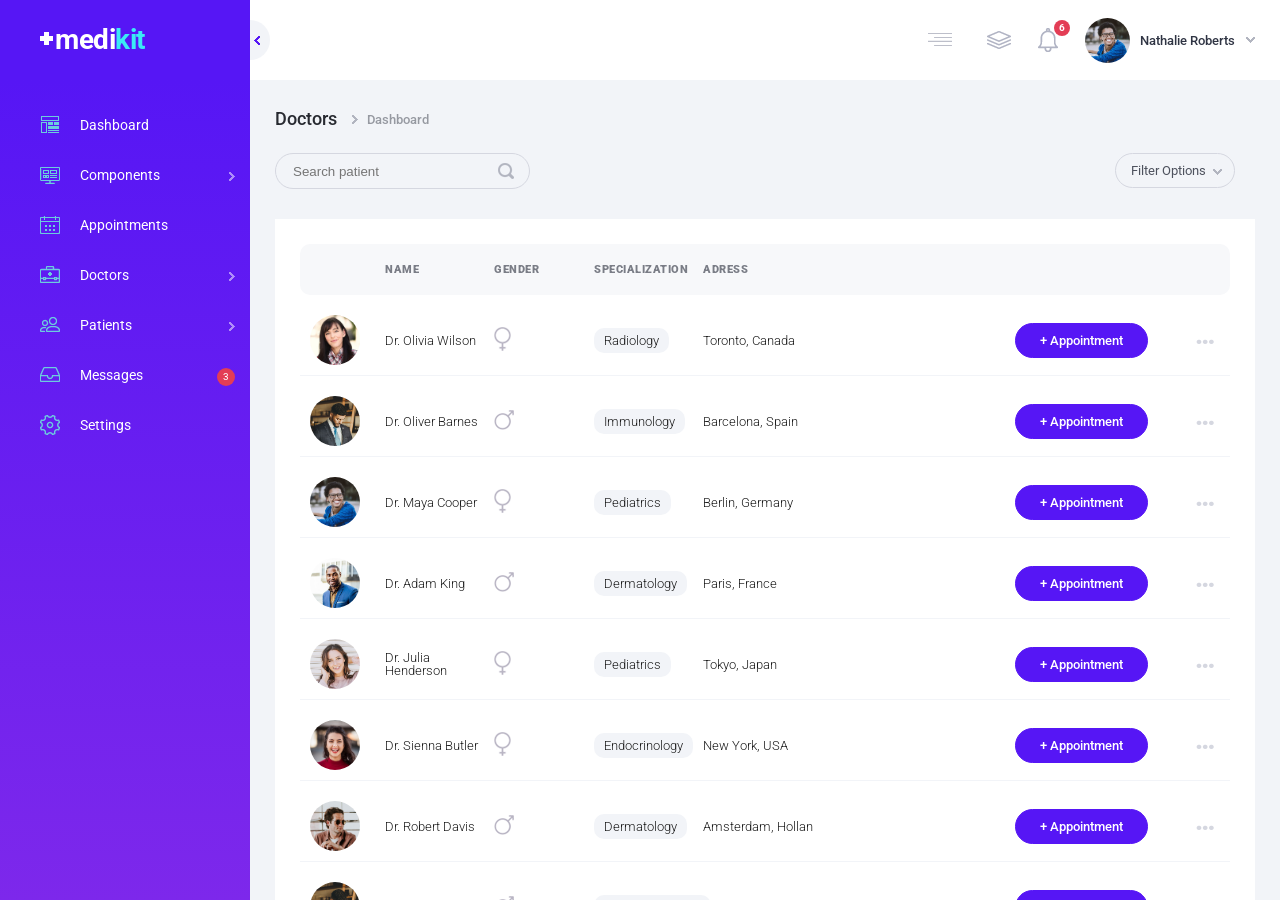
<file: dashboard__doctors.html>
<!DOCTYPE html>
<html lang="en">

<!-- Mirrored from smarttemplates.net/medikit/dashboard__doctors.html by HTTrack Website Copier/3.x [XR&CO'2014], Thu, 04 Apr 2019 00:52:40 GMT -->
<head>
<meta http-equiv="Content-Type" content="text/html; charset=utf-8" />
<meta name="viewport" content="width=device-width; initial-scale=1; maximum-scale=1" />
<meta name="author" content="SmartTemplates" />
<meta name="description" content="medikit admin dashboard" />
<meta name="keywords" content="medical dashboard, HTML UI KIT, medikit" />
<title>Medikit</title>
<link rel="stylesheet" href="css/daterangepicker.css">
<link rel="stylesheet" href="css/select2.css">
<link rel="stylesheet" href="css/ion.rangeSlider.min.css">
<link rel="stylesheet" href="css/dashboard.min.css">
<link href="https://fonts.googleapis.com/css?family=Roboto:300,400,500,700,900" rel="stylesheet"> 
</head>
<body>

<div class="dashboard-wrap">

	<header class="sidebar-header">
		<h1 class="sidebar-header__logo">m<span>edi<strong>kit</strong></span></h1>
	</header>
	
	<!-- Section sidebar -->
	<div class="section section--sidebar" id="sidebar">
	
			<nav class="sidebar-menu"> 
				<ul>
					<li class="dashboard"><a href="dashboard.html"><b>Dashboard</b></a></li>
					<li class="components has-submenu"><a href="#"><b>Components<span class="submenu-arrow"></span></b></a>
						<ul class="sidebar-menu__submenu">
							<li><a href="dashboard__grid.html">Grid</a></li>	
							<li><a href="dashboard__charts.html">Charts</a></li>
							<li><a href="dashboard__forms.html">Forms</a></li>
							<li><a href="dashboard__tabs.html">Tabs</a></li>
							<li><a href="dashboard__toggles.html">Toggles</a></li>
							<li><a href="dashboard__tables.html">Tables</a></li>
							<li><a href="dashboard__typography.html">Typography</a></li>
						</ul>
					</li>
					<li class="appointment"><a href="dashboard__appointments.html"><b>Appointments</b></a></li>
					<li class="doctors has-submenu"><a href="#"><b>Doctors<span class="submenu-arrow"></span></b></a>
						<ul class="sidebar-menu__submenu">
							<li><a href="dashboard__doctors-add.html">Add new doctor</a></li>
							<li><a href="dashboard__doctors.html">View all doctors</a></li>
						</ul>
					</li>
					<li class="patients has-submenu"><a href="#"><b>Patients<span class="submenu-arrow"></span></b></a>
						<ul class="sidebar-menu__submenu">
							<li><a href="dashboard__patients-add.html">Add new patient</a></li>
							<li><a href="dashboard__patients.html">View all patients</a></li>
							<li><a href="dashboard__patient.html">Patient profile</a></li>
						</ul>
					</li>		
					<li class="inbox"><a href="dashboard__messages.html"><b>Messages<span class="submenu-bubble">3</span></b></a></li>
					<li class="settings"><a href="#"><b>Settings</b></a></li>
				</ul>
			</nav>
	
	</div>
	
	<!-- Section sidebar -->
	<div class="section section--content" id="content">
		<header class="content-header">
		
			<div class="sidebar-resize"></div>
			<div class="mobile-menu"><div class="st-burger-icon st-burger-icon--medium"><span></span></div></div>
			
			<div class="content-header__user content-header__dropdown">  
			    <div class="content-header__user-avatar content-header__dropdown-activate" data-dropdown="userdropdown">
					<div class="content-header__user-thumb"><img src="images/avatar-2.jpg" alt="" title=""/></div>
					<span class="content-header__user-name">Nathalie Roberts</span>
			    </div>  
				<nav class="dropdown-menu dropdown-menu--header dropdown-menu--user-menu " id="userdropdown"> 	
				<h3 class="dropdown-menu__subtitle">User menu</h3>
				<ul>   
				    <li><a href="#">My profile</a></li>
				    <li><a href="#">Activity</a></li>
				    <li><a href="#">Switch account</a></li>
				    <li><a href="#">Support</a></li>
				    <li class="logout"><a href="#" class="button button--general button--red-border">Logout</a></li>
				</ul>
				</nav>
			</div>
			
			<div class="content-header__notifications content-header__dropdown">  
			    <div class="content-header__notifications-icon content-header__icon content-header__dropdown-activate" data-dropdown="notificationsdropdown">
					<img src="images/icons/icons-24-gray/notifications.png" alt="" title=""/>
					<span class="content-header__icon-bubble">6</span>
				</div>  
				<nav class="dropdown-menu dropdown-menu--header dropdown-menu--notifications-menu" id="notificationsdropdown"> 			
				<h3 class="dropdown-menu__subtitle">You have <strong>6</strong> notifications</h3>
				<ul>    
					<li class="d-flex justify-sb"><span class="important">IMPORTANT</span>Michael D. kidney surgery <b class="task-time">today</b></li>
					<li class="d-flex justify-sb"><span class="important">IMPORTANT</span>FLU Alert report generated <b class="task-time">today</b></li>
					
					<li class="d-flex justify-sb"><span>Meeting with <strong>Dr. Joshua</strong> </span> <b class="task-time">tomorrow</b></li>
					<li class="d-flex justify-sb"><span>Remember to create prescriptions for <strong>Alexander P.</strong></span> <b class="task-time">tomorrow</b></li>
					<li class="d-flex justify-sb"><span><strong>Jada Sacks</strong> canceled the appointment at Cardiology, Dr. Michael V. </span> <b class="task-time">24 jan, 19</b></li>
					<li class="d-flex justify-sb"><span>Sarah D. registered as new patient of <strong>Dr. George</strong> at Dermatology </span> <b class="task-time">28 jan, 19</b></li>
					<li class="view-all"><a href="#" class="button button--general button--blue-border">View all</a></li>
				</ul>
				</nav>
			</div>
			
			<div class="content-header__quicklinks content-header__dropdown">  
			        <div class="content-header__quicklinks-icon content-header__icon content-header__dropdown-activate" data-dropdown="quicklinksdropdown">
					<img src="images/icons/icons-24-gray/submenu.png" alt="" title=""/>
				</div>  
				<nav class="dropdown-menu dropdown-menu--header dropdown-menu--quicklinks-menu" id="quicklinksdropdown"> 	
				<h3 class="dropdown-menu__subtitle">Quick links</h3>				
				<ul>
				        <li><a href="#">Add new doctor</a></li>
					<li><a href="#">Add new patient</a></li>
					<li><a href="#">Generate reports</a></li>
				</ul>
				</nav>
			</div>
			
			<div class="mobile-submenu"></div>

			<nav class="content-header__menu">       
				<ul>
					<li class="user selected"><a href="dashboard__doctors-add.html">Add new doctor</a></li>
					<li class="prescription modal-toggle" data-openpopup="prescription"><a href="#">Write a prescription</a></li>
					<li class="reports modal-toggle" data-openpopup="reports"><a href="#">Generate report</a></li>
				</ul>
			</nav>
			
		</header>
		<div class="content-subheader">
		
			<div class="content-subheader__titles">
					<h2 class="content-subheader__title">Doctors</h2>
					<nav class="content-subheader__breadcrumb-menu">			
							<ul>
								<li><a href="dashboard.html">Dashboard</a></li>
							</ul>
					</nav>
			</div>
			
			
			<div class="content-subheader__options">
			
					<div class="content-subheader__search">
						<form>
							<input type="text" class="subheader-search__input" id="" name="" value="" placeholder="Search patient" />
							<input type="submit" class="subheader-search__submit" value="Search" />
						</form>
					</div>
					
					<div class="content-subheader__dropdown">
						<span class="content-subheader__more show-more show-more--select show-more--select-gray has-dropdown" data-dropdown="moreoptions">Filter Options</span>
						<nav class="dropdown-menu dropdown-menu--content dropdown-menu--subheader" id="moreoptions"> 			
							<ul>
								<li><a href="#">By Date</a></li>
								<li><a href="#">By Name</a></li>
								<li><a href="#">By Date of birth</a></li>
								<li><a href="#">+ Add filter</a></li>
							</ul>
						</nav>
					</div>
			
			</div>
			
		</div>
		

		
		<div class="grid grid--margin">
			
			<div class="grid__row">
				<div class="grid__col grid__col--padding bg-white">
					<div class="table table--patients">
						<div class="table__header">
							<div class="table__row">
								<div class="table__cell"></div>
								<div class="table__cell">NAME</div>
								<div class="table__cell">GENDER</div>
								<div class="table__cell">SPECIALIZATION</div>
								<div class="table__cell">EMAIL</div>
								<div class="table__cell">PHONE</div>
								<div class="table__cell">ADRESS</div>
								<div class="table__cell"></div>
								<div class="table__cell"></div>
							</div>
						</div>
						<div class="table__body">
							<div class="table__row">
								<div class="table__cell"><div class="avatar-thumb"><img src="images/avatar-3.jpg" alt="" title=""/></div></div>
								<div class="table__cell">Dr. Olivia Wilson</div>
								<div class="table__cell"><img src="images/icons/icons-20-gray/female.png" alt="" title=""/></div>
								<div class="table__cell"><span class="specialization">Radiology</span></div>
								<div class="table__cell">olivia@wilson.com</div>
								<div class="table__cell">+47 789 526 2222</div>
								<div class="table__cell">Toronto, Canada</div>
								<div class="table__cell"><a href="#" class="button button--general button--inline button--blue-bg modal-toggle" data-openpopup="appointment">+ Appointment</a></div>
								<div class="table__cell">
									<span class="show-more show-more--ellipsis has-dropdown" data-dropdown="dropd1"></span>
									<nav class="dropdown-menu dropdown-menu--content dropdown-menu--table" id="dropd1"> 			
										<ul>
											<li><a href="dashboard__patient-profile.html">View Profile</a></li>
											<li><a href="#">Contact</a></li>
											<li><a href="#">Delete</a></li>
										</ul>
									</nav>
								</div>
							</div>
							<div class="table__row">
								<div class="table__cell"><div class="avatar-thumb"><img src="images/avatar-1.jpg" alt="" title=""/></div></div>
								<div class="table__cell">Dr. Oliver Barnes</div>
								<div class="table__cell"><img src="images/icons/icons-20-gray/male.png" alt="" title=""/></div>
								<div class="table__cell"><span class="specialization">Immunology</span></div>
								<div class="table__cell">oliver@barnes.com</div>
								<div class="table__cell">+33 555 526 1111</div>
								<div class="table__cell">Barcelona, Spain</div>
								<div class="table__cell"><a href="#" class="button button--general button--inline button--blue-bg modal-toggle" data-openpopup="appointment">+ Appointment</a></div>
								<div class="table__cell">
									<span class="show-more show-more--ellipsis has-dropdown" data-dropdown="dropd2"></span>
									<nav class="dropdown-menu dropdown-menu--content dropdown-menu--table" id="dropd2"> 			
										<ul>
											<li><a href="dashboard__patient-profile.html">View Profile</a></li>
											<li><a href="#">Contact</a></li>
											<li><a href="#">Delete</a></li>
										</ul>
									</nav>
								</div>
							</div>
							
							<div class="table__row">
								<div class="table__cell"><div class="avatar-thumb"><img src="images/avatar-2.jpg" alt="" title=""/></div></div>
								<div class="table__cell">Dr. Maya Cooper</div>
								<div class="table__cell"><img src="images/icons/icons-20-gray/female.png" alt="" title=""/></div>
								<div class="table__cell"><span class="specialization">Pediatrics</span></div>
								<div class="table__cell">maya@cooper.com</div>
								<div class="table__cell">+47 789 526 2222</div>
								<div class="table__cell">Berlin, Germany</div>
								<div class="table__cell"><a href="#" class="button button--general button--inline button--blue-bg modal-toggle" data-openpopup="appointment">+ Appointment</a></div>
								<div class="table__cell">
									<span class="show-more show-more--ellipsis has-dropdown" data-dropdown="dropd3"></span>
									<nav class="dropdown-menu dropdown-menu--content dropdown-menu--table" id="dropd3"> 			
										<ul>
											<li><a href="dashboard__patient-profile.html">View Profile</a></li>
											<li><a href="#">Contact</a></li>
											<li><a href="#">Delete</a></li>
										</ul>
									</nav>
								</div>
							</div>
							<div class="table__row">
								<div class="table__cell"><div class="avatar-thumb"><img src="images/avatar-4.jpg" alt="" title=""/></div></div>
								<div class="table__cell">Dr. Adam King</div>
								<div class="table__cell"><img src="images/icons/icons-20-gray/male.png" alt="" title=""/></div>
								<div class="table__cell"><span class="specialization">Dermatology</span></div>
								<div class="table__cell">adam@king.com</div>
								<div class="table__cell">+45 111 526 6789</div>
								<div class="table__cell">Paris, France</div>
								<div class="table__cell"><a href="#" class="button button--general button--inline button--blue-bg modal-toggle" data-openpopup="appointment">+ Appointment</a></div>
								<div class="table__cell">
									<span class="show-more show-more--ellipsis has-dropdown" data-dropdown="dropd4"></span>
									<nav class="dropdown-menu dropdown-menu--content dropdown-menu--table" id="dropd4"> 			
										<ul>
											<li><a href="dashboard__patient-profile.html">View Profile</a></li>
											<li><a href="#">Contact</a></li>
											<li><a href="#">Delete</a></li>
										</ul>
									</nav>
								</div>
							</div>
							
							<div class="table__row">
								<div class="table__cell"><div class="avatar-thumb"><img src="images/avatar-5.jpg" alt="" title=""/></div></div>
								<div class="table__cell">Dr. Julia Henderson</div>
								<div class="table__cell"><img src="images/icons/icons-20-gray/female.png" alt="" title=""/></div>
								<div class="table__cell"><span class="specialization">Pediatrics</span></div>
								<div class="table__cell">julia@henderson.com</div>
								<div class="table__cell">+47 333 526 2222</div>
								<div class="table__cell">Tokyo, Japan</div>
								<div class="table__cell"><a href="#" class="button button--general button--inline button--blue-bg modal-toggle" data-openpopup="appointment">+ Appointment</a></div>
								<div class="table__cell">
									<span class="show-more show-more--ellipsis has-dropdown" data-dropdown="dropd5"></span>
									<nav class="dropdown-menu dropdown-menu--content dropdown-menu--table" id="dropd5"> 			
										<ul>
											<li><a href="dashboard__patient-profile.html">View Profile</a></li>
											<li><a href="#">Contact</a></li>
											<li><a href="#">Delete</a></li>
										</ul>
									</nav>
								</div>
							</div>
							<div class="table__row">
								<div class="table__cell"><div class="avatar-thumb"><img src="images/avatar-6.jpg" alt="" title=""/></div></div>
								<div class="table__cell">Dr. Sienna Butler</div>
								<div class="table__cell"><img src="images/icons/icons-20-gray/female.png" alt="" title=""/></div>
								<div class="table__cell"><span class="specialization">Endocrinology</span></div>
								<div class="table__cell">sienna@butler.com</div>
								<div class="table__cell">+47 789 526 2222</div>
								<div class="table__cell">New York, USA</div>
								<div class="table__cell"><a href="#" class="button button--general button--inline button--blue-bg modal-toggle" data-openpopup="appointment">+ Appointment</a></div>
								<div class="table__cell">
									<span class="show-more show-more--ellipsis has-dropdown" data-dropdown="dropd6"></span>
									<nav class="dropdown-menu dropdown-menu--content dropdown-menu--table" id="dropd6"> 			
										<ul>
											<li><a href="dashboard__patient-profile.html">View Profile</a></li>
											<li><a href="#">Contact</a></li>
											<li><a href="#">Delete</a></li>
										</ul>
									</nav>
								</div>
							</div>
							
							<div class="table__row">
								<div class="table__cell"><div class="avatar-thumb"><img src="images/avatar-7.jpg" alt="" title=""/></div></div>
								<div class="table__cell">Dr. Robert Davis</div>
								<div class="table__cell"><img src="images/icons/icons-20-gray/male.png" alt="" title=""/></div>
								<div class="table__cell"><span class="specialization">Dermatology</span></div>
								<div class="table__cell">robert@davis.com</div>
								<div class="table__cell">+35 333 526 2222</div>
								<div class="table__cell">Amsterdam, Hollan</div>
								<div class="table__cell"><a href="#" class="button button--general button--inline button--blue-bg modal-toggle" data-openpopup="appointment">+ Appointment</a></div>
								<div class="table__cell">
									<span class="show-more show-more--ellipsis has-dropdown" data-dropdown="dropd5"></span>
									<nav class="dropdown-menu dropdown-menu--content dropdown-menu--table" id="dropd5"> 			
										<ul>
											<li><a href="dashboard__patient-profile.html">View Profile</a></li>
											<li><a href="#">Contact</a></li>
											<li><a href="#">Delete</a></li>
										</ul>
									</nav>
								</div>
							</div>
							<div class="table__row">
								<div class="table__cell"><div class="avatar-thumb"><img src="images/avatar-1.jpg" alt="" title=""/></div></div>
								<div class="table__cell">Dr. Billy Ross</div>
								<div class="table__cell"><img src="images/icons/icons-20-gray/male.png" alt="" title=""/></div>
								<div class="table__cell"><span class="specialization">Gastroenterology</span></div>
								<div class="table__cell">billy@ross.com</div>
								<div class="table__cell">+47 789 526 2222</div>
								<div class="table__cell">Los Angeles, USA</div>
								<div class="table__cell"><a href="#" class="button button--general button--inline button--blue-bg modal-toggle" data-openpopup="appointment">+ Appointment</a></div>
								<div class="table__cell">
									<span class="show-more show-more--ellipsis has-dropdown" data-dropdown="dropd6"></span>
									<nav class="dropdown-menu dropdown-menu--content dropdown-menu--table" id="dropd6"> 			
										<ul>
											<li><a href="dashboard__patient-profile.html">View Profile</a></li>
											<li><a href="#">Contact</a></li>
											<li><a href="#">Delete</a></li>
										</ul>
									</nav>
								</div>
							</div>


						</div>
						
					</div>
					<!-- TABLE end -->
				</div>

			</div>
			
			<div class="grid__row">
				<div class="grid__col grid__col--padding bg-white">
					<ul class="pagination">
						 <li><a href="#" class="pagination__current">1</a></li>
						 <li><a href="#">2</a></li>
						 <li><a href="#">3</a></li>
						 <li><a href="#">4</a></li>
						 <li><a href="#">5</a></li>
						 <li><a href="#">NEXT</a></li>
					</ul>
				</div>
			</div>

		</div> <!-- End of Grid -->



	</div>
	
</div> <!-- Wrap end -->

<div class="section section-panel" id="panel">
	<div class="panel-resize"></div>
	<div class="section-panel__content scrollbar-macosx">
		

		<div class="grid">
			
		        <div class="grid__row">	
				<div class="grid__col grid__col--padding">
					<div class="grid__row">
						<div class="grid__col grid__col--margin">
							<h3 class="grid__col-title">Settings Panel</h3>
						</div>		
					</div>
					<div class="grid__row align-c">
						<div class="grid__col grid__col--12 grid__col--margin">
							<label class="form__label pb0">ENABLED OPTION</label>
						</div>
						<div class="grid__col grid__col--12 grid__col--margin">
							<div class="form__switcher">
								<label class="switch">
								<input class="switch__input" type="checkbox" data-role="none" checked />
								<span class="switch__label" data-on="On" data-off="Off"></span> <span class="switch__handle"></span>
								</label>
							</div>
						</div>
					</div>
					<div class="grid__row align-c">
						<div class="grid__col grid__col--12 grid__col--margin">
							<label class="form__label pb0">DISABLED OPTION</label>
						</div>
						<div class="grid__col grid__col--12 grid__col--margin">
							<div class="form__switcher">
								<label class="switch">
								<input class="switch__input" type="checkbox" data-role="none"/>
								<span class="switch__label" data-on="On" data-off="Off"></span> <span class="switch__handle"></span>
								</label>
							</div>
						</div>
					</div>
					<div class="grid__row align-c">
						<div class="grid__col grid__col--12 grid__col--margin">
							<label class="form__label pb0">ENABLED OPTION</label>
						</div>
						<div class="grid__col grid__col--12 grid__col--margin">
							<div class="form__switcher">
								<label class="switch">
								<input class="switch__input" type="checkbox" data-role="none" checked />
								<span class="switch__label" data-on="On" data-off="Off"></span> <span class="switch__handle"></span>
								</label>
							</div>
						</div>
					</div>
					<div class="grid__row align-c">
						<div class="grid__col grid__col--12 grid__col--margin">
							<label class="form__label pb0">DISABLED OPTION</label>
						</div>
						<div class="grid__col grid__col--12 grid__col--margin">
							<div class="form__switcher">
								<label class="switch">
								<input class="switch__input" type="checkbox" data-role="none"/>
								<span class="switch__label" data-on="On" data-off="Off"></span> <span class="switch__handle"></span>
								</label>
							</div>
						</div>
					</div>
					<div class="grid__row">
						<div class="grid__col grid__col--margin">
							<h3 class="grid__col-title">Custom radios</h3>
						</div>		
					</div>
					<div class="grid__row">
						<div class="grid__col grid__col--margin">
							<label class="form__label">CUSTOM RADIO SETTINGS</label>
							<div class="form__radio">
								<input type="radio" name="cr" id="cr1" value="1" checked /><label for="cr1">Radio option</label>
							</div>
							<div class="form__radio">
								<input type="radio" name="cr" id="cr2" value="2" /><label for="cr2">Radio option</label>
							</div>
							<div class="form__radio">
								<input type="radio" name="cr" id="cr3" value="3" /><label for="cr3">Radio option</label>
							</div>
						</div>
					</div>
					<div class="grid__row">
						<div class="grid__col grid__col--margin">
							<h3 class="grid__col-title">Custom checkboxes</h3>
						</div>		
					</div>
					<div class="grid__row">
						<div class="grid__col grid__col--margin">
							<label class="form__label">CUSTOM CHECKBOX SETTINGS</label>
							<div class="form__checkbox">
								<input type="checkbox" name="cc1" id="cc1" value="1" checked /><label for="cc1">Checkbox option</label>
							</div>
							<div class="form__checkbox">
								<input type="checkbox" name="cc2" id="cc2" value="2" /><label for="cc2">Checkbox option</label>
							</div>
							<div class="form__checkbox">
								<input type="checkbox" name="cc3" id="cc3" value="3" /><label for="cc3">Checkbox option</label>
							</div>
						</div>
					</div>
					

					<div class="grid__row">
						<div class="grid__col grid__col--margin">
							<h3 class="grid__col-title">Custom Slider</h3>
						</div>		
					</div>
					<div class="grid__row">
						<div class="grid__col grid__col--margin">
							<label class="form__label">CUSTOM SINGLE SLIDER</label>
								<input type="text" class="js-slider" name="my_range" value="" />
						</div>
					</div>
					<div class="grid__row">
						<div class="grid__col grid__col--margin mb0">
							<label class="form__label">CUSTOM RANGE SLIDER</label>
								<input type="text" class="js-range-slider" name="my_range" value="" />
						</div>
					</div>
				</div>

			</div>
		</div> <!-- End of Grid -->	
	</div>
</div>  <!-- End of right panel -->

  <!-- Modal - Appointment --> 
<div class="modal modal--appointment">
		
		<div class="modal__overlay modal__overlay--toggle"></div>
		<div class="modal__wrapper modal-transition">
		  
		<div class="modal__body">
			<div class="modal__header">
				<h2 class="modal__header-title">Make an appointment</h2>
				<div class="modal__close modal__overlay--toggle"><span></span></div>
			</div>
			<div class="modal__content">					
		
				<div class="grid">
					<div class="grid__row grid__row--margin">
						<div class="grid__col grid__col--margin">
							<h3 class="grid__col-title">Patient Information</h3>
						</div>		
					</div>
					<div class="grid__row grid__row--margin">
						<div class="grid__col grid__col--13 grid__col--margin">
							<label class="form__label">PATIENT NAME</label>
							<select class="custom-select" name="appname">
								<option value="Patient Name">Emma Williams</option>
								<option value="Patient Name">Olivia Johnson</option>
								<option value="Patient Name">Ava Jones</option>
								<option value="Patient Name">Isabella Brown</option>
								<option value="Patient Name">Sophia Davis</option>
								<option value="Patient Name">Mia Latin</option>
								<option value="Patient Name">Amelia Miller</option>
								<option value="Patient Name">Charlotte Wilson</option>
								<option value="Patient Name">Abigail Moore</option>
								<option value="Patient Name">Emily Anderson</option>
								<option value="Patient Name">Harper Thomas</option>
								<option value="Patient Name">Evelyn Jackson</option>
								<option value="Patient Name">Madison Taylor</option>
								<option value="Patient Name">Victoria White</option>
								<option value="Patient Name">Sofia Harris</option>
								<option value="Patient Name">Scarlett Martin</option>
								<option value="Patient Name">Aria Thompson</option>
								<option value="Patient Name">Elizabeth Robinson</option>
								<option value="Patient Name">Camila Lewis</option>
								<option value="Patient Name">Layla Garcia</option>
								<option value="Patient Name">Ella Walker</option>
								<option value="Patient Name">Chloe Clark</option>
								<option value="Patient Name">Zoey Rodriguez</option>
								<option value="Patient Name">Penelope Martinez</option>
								<option value="Patient Name">Matthew Jones</option>
								<option value="Patient Name">Benjamin Brown</option>
								<option value="Patient Name">Alexander Davies</option>
								<option value="Patient Name">William Evans</option>
								<option value="Patient Name">Daniel Smith</option>
								<option value="Patient Name">Jayden Taylor</option>
								<option value="Patient Name">Oliver Thomas</option>
								<option value="Patient Name">Carter Roberts</option>
								<option value="Patient Name">Sebastian Walker</option>
								<option value="Patient Name">Joseph Johnson</option>
								<option value="Patient Name">David Thompson</option>
								<option value="Patient Name">Gabriel Wood</option>
								<option value="Patient Name">Julian Robinson</option>
								<option value="Patient Name">Jackson Wright</option>
								<option value="Patient Name">Anthony King</option>
								<option value="Patient Name">Dylan Cooper</option>
							</select>
						</div>
						<div class="grid__col grid__col--13 grid__col--margin">
									<label class="form__label">DATE OR BIRTH</label>
									<input type="text" name="birthday" class="form__input" value="02/03/1983" />
						</div>
						<div class="grid__col grid__col--13 grid__col--margin">
									<label class="form__label">PHONE</label>
									<input type="text" name="appphone" class="form__input" value="" />
						</div>
					</div>
					<div class="grid__row  grid__row--margin">
						<div class="grid__col grid__col--margin">
							<h3 class="grid__col-title">Appointment Information</h3>
						</div>		
					</div>
					<div class="grid__row grid__row--margin">
						<div class="grid__col grid__col--12 grid__col--margin">
							<label class="form__label">LOCATION</label>
							<select class="custom-select" name="applocation">
								<option value="Los Angeles">H Clinic, Houston Street</option>
								<option value="Washington">Hostpital Washington</option>
								<option value="New York">Clinic 54 New York</option>
								<option value="Chicago">43V Room Chicago</option>
							</select>
						</div>
						<div class="grid__col grid__col--12 grid__col--margin">
									<label class="form__label">DATE &amp; TIME</label>
									<input type="text" name="timepicker" class="form__input" value="" />
						</div>
					</div>
					<div class="grid__row grid__row--margin">
						<div class="grid__col grid__col--margin">
							<h3 class="grid__col-title">Examination Information</h3>
						</div>		
					</div>
					<div class="grid__row grid__row--margin">
						<div class="grid__col grid__col--13 grid__col--margin">
							<label class="form__label">EXAMINATION TYPE</label>
							<select class="custom-select" name="apptype">
								<option value="Examination">Abdominal radiology</option>
								<option value="Examination">Breast imaging</option>
								<option value="Examination">Cardiothoracic radiology</option>
								<option value="Examination">Cardiovascular radiology</option>
								<option value="Examination">Chest radiology</option>
								<option value="Examination">Emergency radiology</option>
								<option value="Examination">Endovascular surgical neuroradiology</option>
								<option value="Examination">Gastrointestinal radiology</option>
								<option value="Examination">Genitourinary radiology</option>
								<option value="Examination">Head and neck radiology</option>
								<option value="Examination">Interventional radiology</option>
								<option value="Examination">Musculoskeletal radiology</option>
								<option value="Examination">Neuroradiology</option>
								<option value="Examination">Nuclear radiology</option>
								<option value="Examination">Pediatric radiology</option>
								<option value="Examination">Radiation oncology</option>
								<option value="Examination">Vascular and interventional radiology</option>
							</select>
						</div>
						<div class="grid__col grid__col--13 grid__col--margin">
									<label class="form__label">DOCTOR</label>
									<select class="custom-select" name="apptype">
										<option value="Patient Name">Dr. Alexander Davies</option>
										<option value="Patient Name">Dr. William Evans</option>
										<option value="Patient Name">Dr. Daniel Smith</option>
										<option value="Patient Name">Dr. Jayden Taylor</option>
										<option value="Patient Name">Dr. Oliver Thomas</option>
										<option value="Patient Name">Dr. Carter Roberts</option>
										<option value="Patient Name">Dr. Sebastian Walker</option>
										<option value="Patient Name">Dr. Joseph Johnson</option>
										<option value="Patient Name">Dr. David Thompson</option>
										<option value="Patient Name">Dr. Gabriel Wood</option>
										<option value="Patient Name">Dr. Julian Robinson</option>
									</select>
						</div>
						<div class="grid__col grid__col--13 grid__col--margin">
									<label class="form__label">NOTES</label>
									<input name="notes" id="notes" class="form__input" type="text" />
						</div>
					</div>
					<div class="grid__row grid__row--margin">
						<div class="grid__col grid__col--margin">
							<input type="submit" name="submit" class="button button--submit button--blue-bg" id="submit" value="ADD APPOINTMENT" />	
						</div>
					</div>
				</div> <!-- End of Grid -->

			</div> 

			
		</div>

		</div>
 </div> 
 
  <!-- Modal - prescription --> 
<div class="modal modal--prescription">
		
		<div class="modal__overlay modal__overlay--toggle"></div>
		<div class="modal__wrapper modal-transition">
		  
		<div class="modal__body">
			<div class="modal__header">
				<h2 class="modal__header-title">Make a prescription</h2>
				<div class="modal__close modal__overlay--toggle"><span></span></div>
			</div>
			<div class="modal__content">					
		
				<div class="grid">
					<div class="grid__row grid__row--margin">
						<div class="grid__col grid__col--margin">
							<h3 class="grid__col-title">Patient Information</h3>
						</div>		
					</div>
					<div class="grid__row grid__row--margin">
						<div class="grid__col grid__col--13 grid__col--margin">
							<label class="form__label">PATIENT NAME</label>
							<select class="custom-select" name="appname">
								<option value="Patient Name">Emma Williams</option>
								<option value="Patient Name">Olivia Johnson</option>
								<option value="Patient Name">Ava Jones</option>
								<option value="Patient Name">Isabella Brown</option>
								<option value="Patient Name">Sophia Davis</option>
								<option value="Patient Name">Mia Latin</option>
								<option value="Patient Name">Amelia Miller</option>
								<option value="Patient Name">Charlotte Wilson</option>
								<option value="Patient Name">Abigail Moore</option>
								<option value="Patient Name">Emily Anderson</option>
								<option value="Patient Name">Harper Thomas</option>
								<option value="Patient Name">Evelyn Jackson</option>
								<option value="Patient Name">Madison Taylor</option>
								<option value="Patient Name">Victoria White</option>
								<option value="Patient Name">Sofia Harris</option>
								<option value="Patient Name">Scarlett Martin</option>
								<option value="Patient Name">Aria Thompson</option>
								<option value="Patient Name">Elizabeth Robinson</option>
								<option value="Patient Name">Camila Lewis</option>
								<option value="Patient Name">Layla Garcia</option>
								<option value="Patient Name">Ella Walker</option>
								<option value="Patient Name">Chloe Clark</option>
								<option value="Patient Name">Zoey Rodriguez</option>
								<option value="Patient Name">Penelope Martinez</option>
								<option value="Patient Name">Matthew Jones</option>
								<option value="Patient Name">Benjamin Brown</option>
								<option value="Patient Name">Alexander Davies</option>
								<option value="Patient Name">William Evans</option>
								<option value="Patient Name">Daniel Smith</option>
								<option value="Patient Name">Jayden Taylor</option>
								<option value="Patient Name">Oliver Thomas</option>
								<option value="Patient Name">Carter Roberts</option>
								<option value="Patient Name">Sebastian Walker</option>
								<option value="Patient Name">Joseph Johnson</option>
								<option value="Patient Name">David Thompson</option>
								<option value="Patient Name">Gabriel Wood</option>
								<option value="Patient Name">Julian Robinson</option>
								<option value="Patient Name">Jackson Wright</option>
								<option value="Patient Name">Anthony King</option>
								<option value="Patient Name">Dylan Cooper</option>
							</select>
						</div>
						<div class="grid__col grid__col--13 grid__col--margin">
									<label class="form__label">DATE OR BIRTH</label>
									<input type="text" name="birthday" class="form__input" value="02/03/1983" />
						</div>
						<div class="grid__col grid__col--13 grid__col--margin">
									<label class="form__label">PHONE</label>
									<input type="text" name="appphone" class="form__input" value="" />
						</div>
					</div>
					<div class="grid__row  grid__row--margin">
						<div class="grid__col grid__col--margin">
							<h3 class="grid__col-title">Prescription Information</h3>
						</div>		
					</div>
					<div class="grid__row grid__row--margin">
						<div class="grid__col grid__col--12 grid__col--margin">
							<label class="form__label">MEDICATION</label>
							<select class="custom-select" name="applocation">
									<option value="Acetaminophen">Acetaminophen</option>
									<option value="Adderall">Adderall</option>
									<option value="Alprazolam">Alprazolam</option>
									<option value="Amitriptyline">Amitriptyline</option>
									<option value="Amlodipine">Amlodipine</option>
									<option value="Amoxicillin">Amoxicillin</option>
									<option value="Ativan">Ativan</option>
									<option value="Atorvastatin">Atorvastatin</option>
									<option value="Azithromycin">Azithromycin</option>
									<option value="Ciprofloxacin">Ciprofloxacin</option>
									<option value="Citalopram">Citalopram</option>
									<option value="Clindamycin">Clindamycin</option>
									<option value="Clonazepam">Clonazepam</option>
									<option value="Codeine">Codeine</option>
									<option value="Cyclobenzaprine">Cyclobenzaprine</option>
									<option value="Cymbalta">Cymbalta</option>
									<option value="Doxycycline">Doxycycline</option>
									<option value="Gabapentin">Gabapentin</option>
									<option value="Hydrochlorothiazide">Hydrochlorothiazide</option>
									<option value="Ibuprofen">Ibuprofen</option>
							</select>
						</div>
						<div class="grid__col grid__col--12 grid__col--margin">
									<label class="form__label">PERIOD FOR MEDICATION</label>
									<input type="text" name="dates" class="form__input" value="" />
						</div>
					</div>
					<div class="grid__row grid__row--margin">
						<div class="grid__col grid__col--margin">
							<h3 class="grid__col-title">Doctor Information</h3>
						</div>		
					</div>
					<div class="grid__row grid__row--margin">
						<div class="grid__col grid__col--13 grid__col--margin">
									<label class="form__label">DOCTOR</label>
									<select class="custom-select" name="apptype">
										<option value="Patient Name">Dr. Alexander Davies</option>
										<option value="Patient Name">Dr. William Evans</option>
										<option value="Patient Name">Dr. Daniel Smith</option>
										<option value="Patient Name">Dr. Jayden Taylor</option>
										<option value="Patient Name">Dr. Oliver Thomas</option>
										<option value="Patient Name">Dr. Carter Roberts</option>
										<option value="Patient Name">Dr. Sebastian Walker</option>
										<option value="Patient Name">Dr. Joseph Johnson</option>
										<option value="Patient Name">Dr. David Thompson</option>
										<option value="Patient Name">Dr. Gabriel Wood</option>
										<option value="Patient Name">Dr. Julian Robinson</option>
									</select>
						</div>
						<div class="grid__col grid__col--23 grid__col--margin">
									<label class="form__label">NOTES</label>
									<input name="notes" id="notes" class="form__input" type="text" />
						</div>
					</div>
					<div class="grid__row grid__row--margin">
						<div class="grid__col grid__col--margin">
							<input type="submit" name="submit" class="button button--submit button--inline button--blue-bg" id="submit" value="SAVE PRESCRIPTION" />
							<input type="submit" name="submit" class="button button--submit button--inline button--blue-bg" id="submit" value="SAVE &amp; PRINT" />								
						</div>
					</div>
				</div> <!-- End of Grid -->

			</div> 

			
		</div>

		</div>
 </div> 
 
 
   <!-- Modal - reports --> 
<div class="modal modal--reports">
		
		<div class="modal__overlay modal__overlay--toggle"></div>
		<div class="modal__wrapper modal-transition">
		  
		<div class="modal__body">
			<div class="modal__header">
				<h2 class="modal__header-title">Generate report</h2>
				<div class="modal__close modal__overlay--toggle"><span></span></div>
			</div>
			<div class="modal__content">					
		
				<div class="grid">
					<div class="grid__row grid__row--margin">
						<div class="grid__col grid__col--margin">
							<h3 class="grid__col-title">Patient Information</h3>
						</div>		
					</div>
					<div class="grid__row grid__row--margin">
						<div class="grid__col grid__col--13 grid__col--margin">
							<label class="form__label">PATIENT NAME</label>
							<select class="custom-select" name="appname">
								<option value="Patient Name">Emma Williams</option>
								<option value="Patient Name">Olivia Johnson</option>
								<option value="Patient Name">Ava Jones</option>
								<option value="Patient Name">Isabella Brown</option>
								<option value="Patient Name">Sophia Davis</option>
								<option value="Patient Name">Mia Latin</option>
								<option value="Patient Name">Amelia Miller</option>
								<option value="Patient Name">Charlotte Wilson</option>
								<option value="Patient Name">Abigail Moore</option>
								<option value="Patient Name">Emily Anderson</option>
								<option value="Patient Name">Harper Thomas</option>
								<option value="Patient Name">Evelyn Jackson</option>
								<option value="Patient Name">Madison Taylor</option>
								<option value="Patient Name">Victoria White</option>
								<option value="Patient Name">Sofia Harris</option>
								<option value="Patient Name">Scarlett Martin</option>
								<option value="Patient Name">Aria Thompson</option>
								<option value="Patient Name">Elizabeth Robinson</option>
								<option value="Patient Name">Camila Lewis</option>
								<option value="Patient Name">Layla Garcia</option>
								<option value="Patient Name">Ella Walker</option>
								<option value="Patient Name">Chloe Clark</option>
								<option value="Patient Name">Zoey Rodriguez</option>
								<option value="Patient Name">Penelope Martinez</option>
								<option value="Patient Name">Matthew Jones</option>
								<option value="Patient Name">Benjamin Brown</option>
								<option value="Patient Name">Alexander Davies</option>
								<option value="Patient Name">William Evans</option>
								<option value="Patient Name">Daniel Smith</option>
								<option value="Patient Name">Jayden Taylor</option>
								<option value="Patient Name">Oliver Thomas</option>
								<option value="Patient Name">Carter Roberts</option>
								<option value="Patient Name">Sebastian Walker</option>
								<option value="Patient Name">Joseph Johnson</option>
								<option value="Patient Name">David Thompson</option>
								<option value="Patient Name">Gabriel Wood</option>
								<option value="Patient Name">Julian Robinson</option>
								<option value="Patient Name">Jackson Wright</option>
								<option value="Patient Name">Anthony King</option>
								<option value="Patient Name">Dylan Cooper</option>
							</select>
						</div>
						<div class="grid__col grid__col--13 grid__col--margin">
									<label class="form__label">DATE OR BIRTH</label>
									<input type="text" name="birthday" class="form__input" value="02/03/1983" />
						</div>
						<div class="grid__col grid__col--13 grid__col--margin">
									<label class="form__label">PHONE</label>
									<input type="text" name="appphone" class="form__input" value="" />
						</div>
					</div>
					<div class="grid__row  grid__row--margin">
						<div class="grid__col grid__col--margin">
							<h3 class="grid__col-title">Report Information</h3>
						</div>		
					</div>
					<div class="grid__row grid__row--margin">
						<div class="grid__col grid__col--12 grid__col--margin">
							<label class="form__label">REPORT TYPE</label>
							<select class="custom-select" name="applocation">
									<option value="Diseases">Diseases report</option>
									<option value="Activity">Activity report</option>
							</select>
						</div>
						<div class="grid__col grid__col--12 grid__col--margin">
									<label class="form__label">REPORT PERIOD</label>
									<input type="text" name="dates" class="form__input" value="" />
						</div>
					</div>
					<div class="grid__row grid__row--margin">
						<div class="grid__col grid__col--margin">
							<h3 class="grid__col-title">Doctor Information</h3>
						</div>		
					</div>
					<div class="grid__row grid__row--margin">
						<div class="grid__col grid__col--13 grid__col--margin">
									<label class="form__label">Generated by Doctor</label>
									<select class="custom-select" name="apptype">
										<option value="Patient Name">Dr. Alexander Davies</option>
										<option value="Patient Name">Dr. William Evans</option>
										<option value="Patient Name">Dr. Daniel Smith</option>
										<option value="Patient Name">Dr. Jayden Taylor</option>
										<option value="Patient Name">Dr. Oliver Thomas</option>
										<option value="Patient Name">Dr. Carter Roberts</option>
										<option value="Patient Name">Dr. Sebastian Walker</option>
										<option value="Patient Name">Dr. Joseph Johnson</option>
										<option value="Patient Name">Dr. David Thompson</option>
										<option value="Patient Name">Dr. Gabriel Wood</option>
										<option value="Patient Name">Dr. Julian Robinson</option>
									</select>
						</div>
						<div class="grid__col grid__col--23 grid__col--margin">
									<label class="form__label">NOTES</label>
									<input name="notes" id="notes" class="form__input" type="text" />
						</div>
					</div>
					<div class="grid__row grid__row--margin">
						<div class="grid__col grid__col--margin">
							<input type="submit" name="submit" class="button button--submit button--blue-bg" id="submit" value="GENERATE REPORT" />							
						</div>
					</div>
				</div> <!-- End of Grid -->

			</div> 

			
		</div>

		</div>
 </div> 

<script src="js/jquery-3.3.1.min.js"></script>
<script src="js/moment.min.js"></script>
<script src="js/select2.min.js"></script>
<script src="js/daterangepicker.min.js"></script>
<script src="js/ion.rangeSlider.min.js"></script>
<script src="js/jquery.dashboard-custom.js"></script>
</body>

<!-- Mirrored from smarttemplates.net/medikit/dashboard__doctors.html by HTTrack Website Copier/3.x [XR&CO'2014], Thu, 04 Apr 2019 00:52:40 GMT -->
</html>
</file>
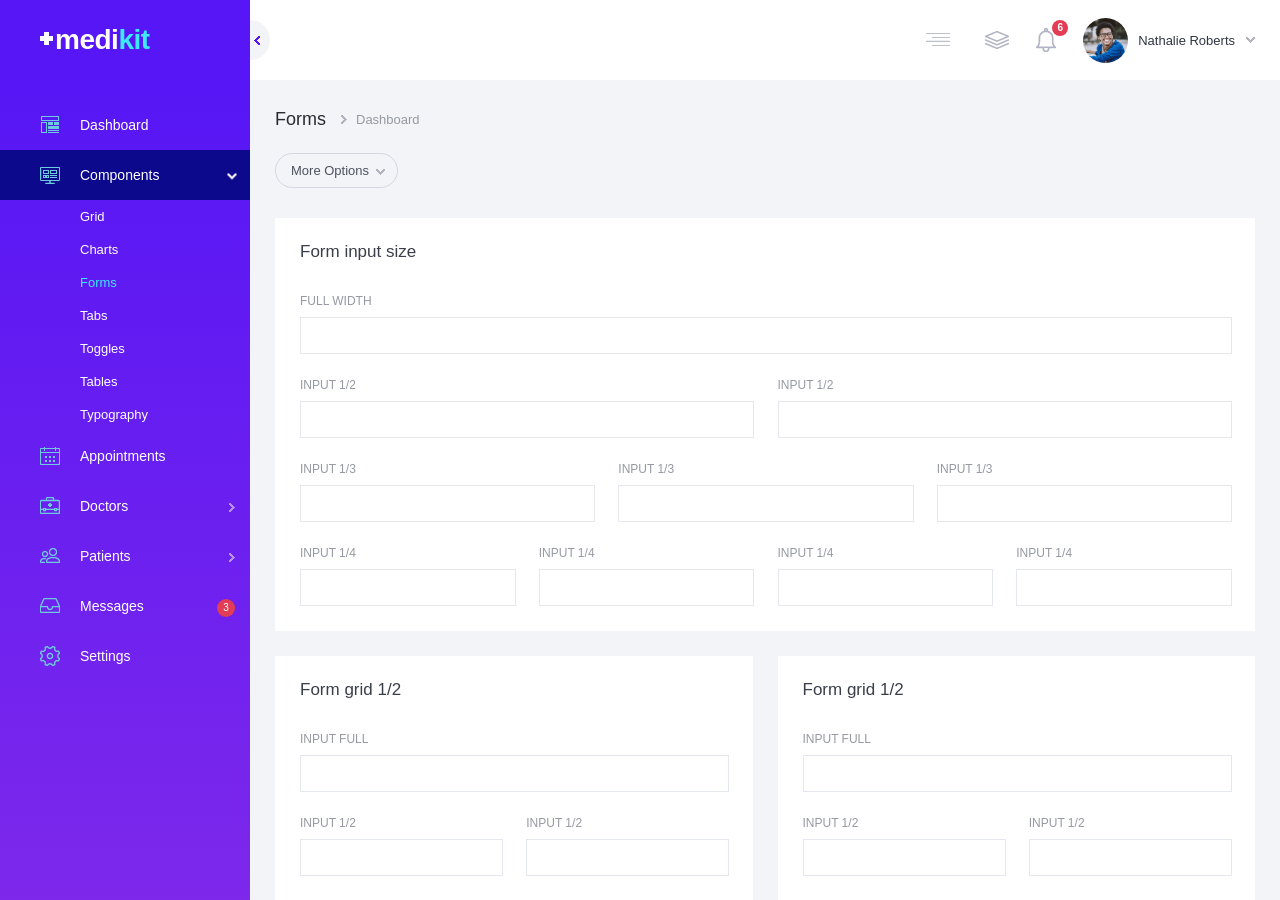
<file: dashboard__forms.html>
<!DOCTYPE html>
<html lang="en">

<!-- Mirrored from smarttemplates.net/medikit/dashboard__forms.html by HTTrack Website Copier/3.x [XR&CO'2014], Thu, 04 Apr 2019 00:52:38 GMT -->
<head>
<meta http-equiv="Content-Type" content="text/html; charset=utf-8" />
<meta name="viewport" content="width=device-width; initial-scale=1; maximum-scale=1" />
<meta name="author" content="SmartTemplates" />
<meta name="description" content="medikit admin dashboard" />
<meta name="keywords" content="medical dashboard, HTML UI KIT, medikit" />
<title>Medikit</title>
<link rel="stylesheet" href="css/daterangepicker.css">
<link rel="stylesheet" href="css/select2.css">
<link rel="stylesheet" href="css/ion.rangeSlider.min.css">
<link rel="stylesheet" href="css/dashboard.min.css">
<link href="https://fonts.googleapis.com/css?family=Source+Sans+Pro:300,400,600,700,900" rel="stylesheet"> 
</head>
<body>

<div class="dashboard-wrap">

	<header class="sidebar-header">
		<h1 class="sidebar-header__logo">m<span>edi<strong>kit</strong></span></h1>
	</header>
	
	<!-- Section sidebar -->
	<div class="section section--sidebar" id="sidebar">
	
			<nav class="sidebar-menu"> 
				<ul>
					<li class="dashboard"><a href="dashboard.html"><b>Dashboard</b></a></li>
					<li class="components has-submenu open"><a href="#"><b>Components<span class="submenu-arrow"></span></b></a>
						<ul class="sidebar-menu__submenu active" style="display:block;">
							<li><a href="dashboard__grid.html">Grid</a></li>	
							<li><a href="dashboard__charts.html">Charts</a></li>
							<li class="selected"><a href="dashboard__forms.html">Forms</a></li>
							<li><a href="dashboard__tabs.html">Tabs</a></li>
							<li><a href="dashboard__toggles.html">Toggles</a></li>
							<li><a href="dashboard__tables.html">Tables</a></li>
							<li><a href="dashboard__typography.html">Typography</a></li>
						</ul>
					</li>
					<li class="appointment"><a href="dashboard__appointments.html"><b>Appointments</b></a></li>
					<li class="doctors has-submenu"><a href="#"><b>Doctors<span class="submenu-arrow"></span></b></a>
						<ul class="sidebar-menu__submenu">
							<li><a href="dashboard__doctors-add.html">Add new doctor</a></li>
							<li><a href="dashboard__doctors.html">View all doctors</a></li>
						</ul>
					</li>
					<li class="patients has-submenu"><a href="#"><b>Patients<span class="submenu-arrow"></span></b></a>
						<ul class="sidebar-menu__submenu">
							<li><a href="dashboard__patients-add.html">Add new patient</a></li>
							<li><a href="dashboard__patients.html">View all patients</a></li>
							<li><a href="dashboard__patient.html">Patient profile</a></li>
						</ul>
					</li>		
					<li class="inbox"><a href="dashboard__messages.html"><b>Messages<span class="submenu-bubble">3</span></b></a></li>
					<li class="settings"><a href="#"><b>Settings</b></a></li>
				</ul>
			</nav>
	
	</div>
	
	<!-- Section -->
	<div class="section section--content" id="content">
		<header class="content-header">
		
			<div class="sidebar-resize"></div>
			<div class="mobile-menu"><div class="st-burger-icon st-burger-icon--medium"><span></span></div></div>
			
			<div class="content-header__user content-header__dropdown">  
			    <div class="content-header__user-avatar content-header__dropdown-activate" data-dropdown="userdropdown">
					<div class="content-header__user-thumb"><img src="images/avatar-2.jpg" alt="" title=""/></div>
					<span class="content-header__user-name">Nathalie Roberts</span>
			    </div>  
				<nav class="dropdown-menu dropdown-menu--header dropdown-menu--user-menu " id="userdropdown"> 	
				<h3 class="dropdown-menu__subtitle">User menu</h3>
				<ul>   
				    <li><a href="#">My profile</a></li>
				    <li><a href="#">Activity</a></li>
				    <li><a href="#">Switch account</a></li>
				    <li><a href="#">Support</a></li>
				    <li class="logout"><a href="#" class="button button--general button--red-border">Logout</a></li>
				</ul>
				</nav>
			</div>
			
			<div class="content-header__notifications content-header__dropdown">  
			    <div class="content-header__notifications-icon content-header__icon content-header__dropdown-activate" data-dropdown="notificationsdropdown">
					<img src="images/icons/icons-24-gray/notifications.png" alt="" title=""/>
					<span class="content-header__icon-bubble">6</span>
				</div>  
				<nav class="dropdown-menu dropdown-menu--header dropdown-menu--notifications-menu" id="notificationsdropdown"> 			
				<h3 class="dropdown-menu__subtitle">You have <strong>6</strong> notifications</h3>
				<ul>    
					<li class="d-flex justify-sb"><span class="important">IMPORTANT</span>Michael D. kidney surgery <b class="task-time">today</b></li>
					<li class="d-flex justify-sb"><span class="important">IMPORTANT</span>FLU Alert report generated <b class="task-time">today</b></li>
					
					<li class="d-flex justify-sb"><span>Meeting with <strong>Dr. Joshua</strong> </span> <b class="task-time">tomorrow</b></li>
					<li class="d-flex justify-sb"><span>Remember to create prescriptions for <strong>Alexander P.</strong></span> <b class="task-time">tomorrow</b></li>
					<li class="d-flex justify-sb"><span><strong>Jada Sacks</strong> canceled the appointment at Cardiology, Dr. Michael V. </span> <b class="task-time">24 jan, 19</b></li>
					<li class="d-flex justify-sb"><span>Sarah D. registered as new patient of <strong>Dr. George</strong> at Dermatology </span> <b class="task-time">28 jan, 19</b></li>
					<li class="view-all"><a href="#" class="button button--general button--blue-border">View all</a></li>
				</ul>
				</nav>
			</div>
			
			<div class="content-header__quicklinks content-header__dropdown">  
			        <div class="content-header__quicklinks-icon content-header__icon content-header__dropdown-activate" data-dropdown="quicklinksdropdown">
					<img src="images/icons/icons-24-gray/submenu.png" alt="" title=""/>
				</div>  
				<nav class="dropdown-menu dropdown-menu--header dropdown-menu--quicklinks-menu" id="quicklinksdropdown"> 	
				<h3 class="dropdown-menu__subtitle">Quick links</h3>				
				<ul>
				        <li><a href="#">Add new doctor</a></li>
					<li><a href="#">Add new patient</a></li>
					<li><a href="#">Generate reports</a></li>
				</ul>
				</nav>
			</div>
			
			<div class="mobile-submenu"></div>

			<nav class="content-header__menu">       
				<ul>
					<li class="appointment modal-toggle" data-openpopup="appointment"><a href="#">Make an appointment</a></li>
					<li class="prescription modal-toggle" data-openpopup="prescription"><a href="#">Write a prescription</a></li>
					<li class="reports modal-toggle" data-openpopup="reports"><a href="#">Generate report</a></li>
				</ul>
			</nav>
			
		</header>
		<div class="content-subheader">
		
			<div class="content-subheader__titles">
					<h2 class="content-subheader__title">Forms</h2>
					<nav class="content-subheader__breadcrumb-menu">			
							<ul>
								<li><a href="dashboard.html">Dashboard</a></li>
							</ul>
					</nav>
			</div>
			
			<div class="content-subheader__dropdown">
				<span class="content-subheader__more show-more show-more--select show-more--select-gray has-dropdown" data-dropdown="moreoptions">More Options</span>
				<nav class="dropdown-menu dropdown-menu--content dropdown-menu--subheader" id="moreoptions"> 			
					<ul>
						<li><a href="#">More Details</a></li>
						<li><a href="#">View Activity</a></li>
						<li><a href="#">Edit Settings</a></li>
						<li><a href="#">+ Add widget</a></li>
					</ul>
				</nav>
			</div>
			
		</div>
		

		<div class="grid grid--margin bg-white">

			<div class="grid__row">
				<div class="grid__col grid__col--padding">
					<h3 class="grid__col-title">Form input size</h3>
				</div>		
			</div>
			<div class="grid__row grid__row--margin">
				<div class="grid__col grid__col--margin">
					<label class="form__label">FULL WIDTH</label>
					<input name="input" id="input" class="form__input required" type="text" />	
				</div>
			</div>	
			<div class="grid__row grid__row--margin">
				<div class="grid__col grid__col--12 grid__col--margin">
					<label class="form__label">INPUT 1/2</label>
					<input name="input" id="input" class="form__input required" type="text" />	
				</div>
				<div class="grid__col grid__col--12 grid__col--margin">
					<label class="form__label">INPUT 1/2</label>
					<input name="input" id="input" class="form__input required" type="text" />	
				</div>
			</div>
			<div class="grid__row grid__row--margin">
				<div class="grid__col grid__col--13 grid__col--margin">
					<label class="form__label">INPUT 1/3</label>
					<input name="input" id="input" class="form__input required" type="text" />	
				</div>
				<div class="grid__col grid__col--13 grid__col--margin">
					<label class="form__label">INPUT 1/3</label>
					<input name="input" id="input" class="form__input required" type="text" />	
				</div>
				<div class="grid__col grid__col--13 grid__col--margin">
					<label class="form__label">INPUT 1/3</label>
					<input name="input" id="input" class="form__input required" type="text" />	
				</div>
			</div>
			<div class="grid__row grid__row--margin">
				<div class="grid__col grid__col--14 grid__col--margin">
					<label class="form__label">INPUT 1/4</label>
					<input name="input" id="input" class="form__input required" type="text" />	
				</div>
				<div class="grid__col grid__col--14 grid__col--margin">
					<label class="form__label">INPUT 1/4</label>
					<input name="input" id="input" class="form__input required" type="text" />	
				</div>
				<div class="grid__col grid__col--14 grid__col--margin">
					<label class="form__label">INPUT 1/4</label>
					<input name="input" id="input" class="form__input required" type="text" />	
				</div>
				<div class="grid__col grid__col--14 grid__col--margin">
					<label class="form__label">INPUT 1/4</label>
					<input name="input" id="input" class="form__input required" type="text" />	
				</div>
			</div>

		</div> <!-- End of Grid -->
		
		<div class="grid grid--margin">
			
		        <div class="grid__row">	
				<div class="grid__col grid__col--12 grid__col--margin mb0 grid__col--padding bg-white">
					<div class="grid__row">
						<div class="grid__col grid__col--margin">
							<h3 class="grid__col-title">Form grid 1/2</h3>
						</div>		
					</div>
					<div class="grid__row">
						<div class="grid__col grid__col--margin">
							<label class="form__label">INPUT FULL</label>
							<input name="input" id="input" class="form__input required" type="text" />	
						</div>
					</div>
					<div class="grid__row">
						<div class="grid__col grid__col--12 grid__col--margin mb0">
							<label class="form__label">INPUT 1/2</label>
							<input name="input" id="input" class="form__input required" type="text" />	
						</div>
						<div class="grid__col grid__col--12 grid__col--margin mb0">
							<label class="form__label">INPUT 1/2</label>
							<input name="input" id="input" class="form__input required" type="text" />	
						</div>
					</div>
				</div>
				<div class="grid__col grid__col--12 grid__col--margin mb0 grid__col--padding bg-white">
					<div class="grid__row">
						<div class="grid__col grid__col--margin">
							<h3 class="grid__col-title">Form grid 1/2</h3>
						</div>		
					</div>
					<div class="grid__row">
						<div class="grid__col grid__col--margin">
							<label class="form__label">INPUT FULL</label>
							<input name="input" id="input" class="form__input required" type="text" />	
						</div>
					</div>
					<div class="grid__row">
						<div class="grid__col grid__col--12 grid__col--margin mb0">
							<label class="form__label">INPUT 1/2</label>
							<input name="input" id="input" class="form__input required" type="text" />	
						</div>
						<div class="grid__col grid__col--12 grid__col--margin mb0">
							<label class="form__label">INPUT 1/2</label>
							<input name="input" id="input" class="form__input required" type="text" />	
						</div>
					</div>
				</div>
			</div>
		</div> <!-- End of Grid -->
		
		<div class="grid grid--margin">
			
		        <div class="grid__row">	
				<div class="grid__col grid__col--12 grid__col--margin grid__col--padding bg-white mb0">
					<div class="grid__row">
						<div class="grid__col grid__col--margin">
							<h3 class="grid__col-title">Custom Select</h3>
						</div>		
					</div>
					<div class="grid__row">
						<div class="grid__col grid__col--margin">
							<label class="form__label">SELECT SIMPLE</label>
							<div class="form__select">
								<select name="gender" id="gender">
								<option>Choose a gender</option>
								<option value="1">Female</option>
								<option value="2">Male</option>
								</select>
							</div>		
						</div>
					</div>
					<div class="grid__row">
						<div class="grid__col grid__col--margin">
							<label class="form__label">SELECT WITH SEARCH</label>
							<select class="custom-select" name="country">
								<option value="United States">United States</option>
								<option value="United Kingdom">United Kingdom</option>
								<option value="Afghanistan">Afghanistan</option>
								<option value="Albania">Albania</option>
								<option value="Algeria">Algeria</option>
								<option value="American Samoa">American Samoa</option>
								<option value="Andorra">Andorra</option>
								<option value="Angola">Angola</option>
								<option value="Anguilla">Anguilla</option>
								<option value="Antarctica">Antarctica</option>
								<option value="Antigua and Barbuda">Antigua and Barbuda</option>
								<option value="Argentina">Argentina</option>
								<option value="Armenia">Armenia</option>
							</select>
						</div>
					</div>
					<div class="grid__row">
						<div class="grid__col grid__col--margin mb0">
							<label class="form__label">SELECT MUTIPLE</label>
							<select class="custom-select" name="languages" multiple="multiple">
								<option value="English">English</option>
								<option value="French">French</option>
								<option value="German">German</option>
								<option value="Mandarin">Mandarin</option>
								<option value="Spanish">Spanish</option>
								<option value="Italian">Italian</option>
							</select>
						</div>
					</div>
				</div>
				<div class="grid__col grid__col--12 grid__col--margin grid__col--padding bg-white mb0">
					<div class="grid__row">
						<div class="grid__col grid__col--margin">
							<h3 class="grid__col-title">Custom Datepicker</h3>
						</div>		
					</div>
					<div class="grid__row">
						<div class="grid__col grid__col--margin">
							<label class="form__label">ONE DATE</label>
							<input type="text" name="birthday" class="form__input" value="02/03/1983" />	
						</div>
					</div>
					<div class="grid__row">
						<div class="grid__col grid__col--margin">
							<label class="form__label">PERIOD 2 DATES</label>
							<input type="text" name="dates" class="form__input" value="" />	
						</div>
					</div>
					<div class="grid__row">
						<div class="grid__col grid__col--margin mb0">
							<label class="form__label">DATE &amp; TIME</label>
							<input type="text" name="timepicker" class="form__input" value="" />
						</div>
					</div>
				</div>
			</div>
		</div> <!-- End of Grid -->


		<div class="grid grid--margin">
			
		        <div class="grid__row">	
				<div class="grid__col grid__col--12 grid__col--margin grid__col--padding bg-white mb0">
					<div class="grid__row">
						<div class="grid__col grid__col--margin">
							<h3 class="grid__col-title">Custom Elements</h3>
						</div>		
					</div>
					<div class="grid__row">
						<div class="grid__col grid__col--margin">
							<label class="form__label">CUSTOM RADIO</label>
							<div class="form__radio">
								<input type="radio" name="cr" id="cr1" value="1" checked /><label for="cr1">Radio option</label>
							</div>
							<div class="form__radio">
								<input type="radio" name="cr" id="cr2" value="2" /><label for="cr2">Radio option</label>
							</div>
							<div class="form__radio">
								<input type="radio" name="cr" id="cr3" value="3" /><label for="cr3">Radio option</label>
							</div>
							<div class="form__radio">
								<input type="radio" name="cr" id="cr4" value="4" /><label for="cr4">Radio option</label>
							</div>
						</div>
					</div>
					
					<div class="grid__row">
						<div class="grid__col grid__col--margin">
							<label class="form__label">CUSTOM CHECKBOX</label>
							<div class="form__checkbox">
								<input type="checkbox" name="cc1" id="cc1" value="1" checked /><label for="cc1">Checkbox option</label>
							</div>
							<div class="form__checkbox">
								<input type="checkbox" name="cc2" id="cc2" value="2" /><label for="cc2">Checkbox option</label>
							</div>
							<div class="form__checkbox">
								<input type="checkbox" name="cc3" id="cc3" value="3" /><label for="cc3">Checkbox option</label>
							</div>
							<div class="form__checkbox">
								<input type="checkbox" name="cc4" id="cc4" value="4" /><label for="cc4">Checkbox option</label>
							</div>
						</div>
					</div>
					
					<div class="grid__row">
						<div class="grid__col grid__col--margin mb0">
							<label class="form__label">CUSTOM SWITCHER</label>

							<div class="form__switcher">
								<label class="switch">
								<input class="switch__input" type="checkbox" data-role="none" checked />
								<span class="switch__label" data-on="On" data-off="Off"></span> <span class="switch__handle"></span>
								</label>
							</div>
						</div>
					</div>
				</div>
				<div class="grid__col grid__col--12 grid__col--margin grid__col--padding bg-white mb0">
					<div class="grid__row">
						<div class="grid__col grid__col--margin">
							<h3 class="grid__col-title">Custom Slider</h3>
						</div>		
					</div>
					<div class="grid__row">
						<div class="grid__col grid__col--margin">
							<label class="form__label">CUSTOM SINGLE SLIDER</label>
								<input type="text" class="js-slider" name="my_range" value="" />
						</div>
					</div>
					<div class="grid__row">
						<div class="grid__col grid__col--margin mb0">
							<label class="form__label">CUSTOM RANGE SLIDER</label>
								<input type="text" class="js-range-slider" name="my_range" value="" />
						</div>
					</div>
					
					
				</div>
			</div>
		</div> <!-- End of Grid -->	
		
		
	</div>
	
</div> <!-- Wrap end -->

<div class="section section-panel" id="panel">
	<div class="panel-resize"></div>
	<div class="section-panel__content scrollbar-macosx">
		

		<div class="grid">
			
		        <div class="grid__row">	
				<div class="grid__col grid__col--padding">
					<div class="grid__row">
						<div class="grid__col grid__col--margin">
							<h3 class="grid__col-title">Settings Panel</h3>
						</div>		
					</div>
					<div class="grid__row align-c">
						<div class="grid__col grid__col--12 grid__col--margin">
							<label class="form__label pb0">ENABLED OPTION</label>
						</div>
						<div class="grid__col grid__col--12 grid__col--margin">
							<div class="form__switcher">
								<label class="switch">
								<input class="switch__input" type="checkbox" data-role="none" checked />
								<span class="switch__label" data-on="On" data-off="Off"></span> <span class="switch__handle"></span>
								</label>
							</div>
						</div>
					</div>
					<div class="grid__row align-c">
						<div class="grid__col grid__col--12 grid__col--margin">
							<label class="form__label pb0">DISABLED OPTION</label>
						</div>
						<div class="grid__col grid__col--12 grid__col--margin">
							<div class="form__switcher">
								<label class="switch">
								<input class="switch__input" type="checkbox" data-role="none"/>
								<span class="switch__label" data-on="On" data-off="Off"></span> <span class="switch__handle"></span>
								</label>
							</div>
						</div>
					</div>
					<div class="grid__row align-c">
						<div class="grid__col grid__col--12 grid__col--margin">
							<label class="form__label pb0">ENABLED OPTION</label>
						</div>
						<div class="grid__col grid__col--12 grid__col--margin">
							<div class="form__switcher">
								<label class="switch">
								<input class="switch__input" type="checkbox" data-role="none" checked />
								<span class="switch__label" data-on="On" data-off="Off"></span> <span class="switch__handle"></span>
								</label>
							</div>
						</div>
					</div>
					<div class="grid__row align-c">
						<div class="grid__col grid__col--12 grid__col--margin">
							<label class="form__label pb0">DISABLED OPTION</label>
						</div>
						<div class="grid__col grid__col--12 grid__col--margin">
							<div class="form__switcher">
								<label class="switch">
								<input class="switch__input" type="checkbox" data-role="none"/>
								<span class="switch__label" data-on="On" data-off="Off"></span> <span class="switch__handle"></span>
								</label>
							</div>
						</div>
					</div>
					<div class="grid__row">
						<div class="grid__col grid__col--margin">
							<h3 class="grid__col-title">Custom radios</h3>
						</div>		
					</div>
					<div class="grid__row">
						<div class="grid__col grid__col--margin">
							<label class="form__label">CUSTOM RADIO SETTINGS</label>
							<div class="form__radio">
								<input type="radio" name="cr" id="cr1" value="1" checked /><label for="cr1">Radio option</label>
							</div>
							<div class="form__radio">
								<input type="radio" name="cr" id="cr2" value="2" /><label for="cr2">Radio option</label>
							</div>
							<div class="form__radio">
								<input type="radio" name="cr" id="cr3" value="3" /><label for="cr3">Radio option</label>
							</div>
						</div>
					</div>
					<div class="grid__row">
						<div class="grid__col grid__col--margin">
							<h3 class="grid__col-title">Custom checkboxes</h3>
						</div>		
					</div>
					<div class="grid__row">
						<div class="grid__col grid__col--margin">
							<label class="form__label">CUSTOM CHECKBOX SETTINGS</label>
							<div class="form__checkbox">
								<input type="checkbox" name="cc1" id="cc1" value="1" checked /><label for="cc1">Checkbox option</label>
							</div>
							<div class="form__checkbox">
								<input type="checkbox" name="cc2" id="cc2" value="2" /><label for="cc2">Checkbox option</label>
							</div>
							<div class="form__checkbox">
								<input type="checkbox" name="cc3" id="cc3" value="3" /><label for="cc3">Checkbox option</label>
							</div>
						</div>
					</div>
					

					<div class="grid__row">
						<div class="grid__col grid__col--margin">
							<h3 class="grid__col-title">Custom Slider</h3>
						</div>		
					</div>
					<div class="grid__row">
						<div class="grid__col grid__col--margin">
							<label class="form__label">CUSTOM SINGLE SLIDER</label>
								<input type="text" class="js-slider" name="my_range" value="" />
						</div>
					</div>
					<div class="grid__row">
						<div class="grid__col grid__col--margin mb0">
							<label class="form__label">CUSTOM RANGE SLIDER</label>
								<input type="text" class="js-range-slider" name="my_range" value="" />
						</div>
					</div>
				</div>

			</div>
		</div> <!-- End of Grid -->	
	</div>
</div>  <!-- End of right panel -->

 <!-- Modal - Appointment --> 
<div class="modal modal--appointment">
		
		<div class="modal__overlay modal__overlay--toggle"></div>
		<div class="modal__wrapper modal-transition">
		  
		<div class="modal__body">
			<div class="modal__header">
				<h2 class="modal__header-title">Make an appointment</h2>
				<div class="modal__close modal__overlay--toggle"><span></span></div>
			</div>
			<div class="modal__content">					
		
				<div class="grid">
					<div class="grid__row grid__row--margin">
						<div class="grid__col grid__col--margin">
							<h3 class="grid__col-title">Patient Information</h3>
						</div>		
					</div>
					<div class="grid__row grid__row--margin">
						<div class="grid__col grid__col--13 grid__col--margin">
							<label class="form__label">PATIENT NAME</label>
							<select class="custom-select" name="appname">
								<option value="Patient Name">Emma Williams</option>
								<option value="Patient Name">Olivia Johnson</option>
								<option value="Patient Name">Ava Jones</option>
								<option value="Patient Name">Isabella Brown</option>
								<option value="Patient Name">Sophia Davis</option>
								<option value="Patient Name">Mia Latin</option>
								<option value="Patient Name">Amelia Miller</option>
								<option value="Patient Name">Charlotte Wilson</option>
								<option value="Patient Name">Abigail Moore</option>
								<option value="Patient Name">Emily Anderson</option>
								<option value="Patient Name">Harper Thomas</option>
								<option value="Patient Name">Evelyn Jackson</option>
								<option value="Patient Name">Madison Taylor</option>
								<option value="Patient Name">Victoria White</option>
								<option value="Patient Name">Sofia Harris</option>
								<option value="Patient Name">Scarlett Martin</option>
								<option value="Patient Name">Aria Thompson</option>
								<option value="Patient Name">Elizabeth Robinson</option>
								<option value="Patient Name">Camila Lewis</option>
								<option value="Patient Name">Layla Garcia</option>
								<option value="Patient Name">Ella Walker</option>
								<option value="Patient Name">Chloe Clark</option>
								<option value="Patient Name">Zoey Rodriguez</option>
								<option value="Patient Name">Penelope Martinez</option>
								<option value="Patient Name">Matthew Jones</option>
								<option value="Patient Name">Benjamin Brown</option>
								<option value="Patient Name">Alexander Davies</option>
								<option value="Patient Name">William Evans</option>
								<option value="Patient Name">Daniel Smith</option>
								<option value="Patient Name">Jayden Taylor</option>
								<option value="Patient Name">Oliver Thomas</option>
								<option value="Patient Name">Carter Roberts</option>
								<option value="Patient Name">Sebastian Walker</option>
								<option value="Patient Name">Joseph Johnson</option>
								<option value="Patient Name">David Thompson</option>
								<option value="Patient Name">Gabriel Wood</option>
								<option value="Patient Name">Julian Robinson</option>
								<option value="Patient Name">Jackson Wright</option>
								<option value="Patient Name">Anthony King</option>
								<option value="Patient Name">Dylan Cooper</option>
							</select>
						</div>
						<div class="grid__col grid__col--13 grid__col--margin">
									<label class="form__label">DATE OR BIRTH</label>
									<input type="text" name="birthday" class="form__input" value="02/03/1983" />
						</div>
						<div class="grid__col grid__col--13 grid__col--margin">
									<label class="form__label">PHONE</label>
									<input type="text" name="appphone" class="form__input" value="" />
						</div>
					</div>
					<div class="grid__row  grid__row--margin">
						<div class="grid__col grid__col--margin">
							<h3 class="grid__col-title">Appointment Information</h3>
						</div>		
					</div>
					<div class="grid__row grid__row--margin">
						<div class="grid__col grid__col--12 grid__col--margin">
							<label class="form__label">LOCATION</label>
							<select class="custom-select" name="applocation">
								<option value="Los Angeles">H Clinic, Houston Street</option>
								<option value="Washington">Hostpital Washington</option>
								<option value="New York">Clinic 54 New York</option>
								<option value="Chicago">43V Room Chicago</option>
							</select>
						</div>
						<div class="grid__col grid__col--12 grid__col--margin">
									<label class="form__label">DATE &amp; TIME</label>
									<input type="text" name="timepicker" class="form__input" value="" />
						</div>
					</div>
					<div class="grid__row grid__row--margin">
						<div class="grid__col grid__col--margin">
							<h3 class="grid__col-title">Examination Information</h3>
						</div>		
					</div>
					<div class="grid__row grid__row--margin">
						<div class="grid__col grid__col--13 grid__col--margin">
							<label class="form__label">EXAMINATION TYPE</label>
							<select class="custom-select" name="apptype">
								<option value="Examination">Abdominal radiology</option>
								<option value="Examination">Breast imaging</option>
								<option value="Examination">Cardiothoracic radiology</option>
								<option value="Examination">Cardiovascular radiology</option>
								<option value="Examination">Chest radiology</option>
								<option value="Examination">Emergency radiology</option>
								<option value="Examination">Endovascular surgical neuroradiology</option>
								<option value="Examination">Gastrointestinal radiology</option>
								<option value="Examination">Genitourinary radiology</option>
								<option value="Examination">Head and neck radiology</option>
								<option value="Examination">Interventional radiology</option>
								<option value="Examination">Musculoskeletal radiology</option>
								<option value="Examination">Neuroradiology</option>
								<option value="Examination">Nuclear radiology</option>
								<option value="Examination">Pediatric radiology</option>
								<option value="Examination">Radiation oncology</option>
								<option value="Examination">Vascular and interventional radiology</option>
							</select>
						</div>
						<div class="grid__col grid__col--13 grid__col--margin">
									<label class="form__label">DOCTOR</label>
									<select class="custom-select" name="apptype">
										<option value="Patient Name">Dr. Alexander Davies</option>
										<option value="Patient Name">Dr. William Evans</option>
										<option value="Patient Name">Dr. Daniel Smith</option>
										<option value="Patient Name">Dr. Jayden Taylor</option>
										<option value="Patient Name">Dr. Oliver Thomas</option>
										<option value="Patient Name">Dr. Carter Roberts</option>
										<option value="Patient Name">Dr. Sebastian Walker</option>
										<option value="Patient Name">Dr. Joseph Johnson</option>
										<option value="Patient Name">Dr. David Thompson</option>
										<option value="Patient Name">Dr. Gabriel Wood</option>
										<option value="Patient Name">Dr. Julian Robinson</option>
									</select>
						</div>
						<div class="grid__col grid__col--13 grid__col--margin">
									<label class="form__label">NOTES</label>
									<input name="notes" id="notes" class="form__input" type="text" />
						</div>
					</div>
					<div class="grid__row grid__row--margin">
						<div class="grid__col grid__col--margin">
							<input type="submit" name="submit" class="button button--submit button--blue-bg" id="submit" value="ADD APPOINTMENT" />	
						</div>
					</div>
				</div> <!-- End of Grid -->

			</div> 

			
		</div>

		</div>
 </div> 
 
  <!-- Modal - prescription --> 
<div class="modal modal--prescription">
		
		<div class="modal__overlay modal__overlay--toggle"></div>
		<div class="modal__wrapper modal-transition">
		  
		<div class="modal__body">
			<div class="modal__header">
				<h2 class="modal__header-title">Make a prescription</h2>
				<div class="modal__close modal__overlay--toggle"><span></span></div>
			</div>
			<div class="modal__content">					
		
				<div class="grid">
					<div class="grid__row grid__row--margin">
						<div class="grid__col grid__col--margin">
							<h3 class="grid__col-title">Patient Information</h3>
						</div>		
					</div>
					<div class="grid__row grid__row--margin">
						<div class="grid__col grid__col--13 grid__col--margin">
							<label class="form__label">PATIENT NAME</label>
							<select class="custom-select" name="appname">
								<option value="Patient Name">Emma Williams</option>
								<option value="Patient Name">Olivia Johnson</option>
								<option value="Patient Name">Ava Jones</option>
								<option value="Patient Name">Isabella Brown</option>
								<option value="Patient Name">Sophia Davis</option>
								<option value="Patient Name">Mia Latin</option>
								<option value="Patient Name">Amelia Miller</option>
								<option value="Patient Name">Charlotte Wilson</option>
								<option value="Patient Name">Abigail Moore</option>
								<option value="Patient Name">Emily Anderson</option>
								<option value="Patient Name">Harper Thomas</option>
								<option value="Patient Name">Evelyn Jackson</option>
								<option value="Patient Name">Madison Taylor</option>
								<option value="Patient Name">Victoria White</option>
								<option value="Patient Name">Sofia Harris</option>
								<option value="Patient Name">Scarlett Martin</option>
								<option value="Patient Name">Aria Thompson</option>
								<option value="Patient Name">Elizabeth Robinson</option>
								<option value="Patient Name">Camila Lewis</option>
								<option value="Patient Name">Layla Garcia</option>
								<option value="Patient Name">Ella Walker</option>
								<option value="Patient Name">Chloe Clark</option>
								<option value="Patient Name">Zoey Rodriguez</option>
								<option value="Patient Name">Penelope Martinez</option>
								<option value="Patient Name">Matthew Jones</option>
								<option value="Patient Name">Benjamin Brown</option>
								<option value="Patient Name">Alexander Davies</option>
								<option value="Patient Name">William Evans</option>
								<option value="Patient Name">Daniel Smith</option>
								<option value="Patient Name">Jayden Taylor</option>
								<option value="Patient Name">Oliver Thomas</option>
								<option value="Patient Name">Carter Roberts</option>
								<option value="Patient Name">Sebastian Walker</option>
								<option value="Patient Name">Joseph Johnson</option>
								<option value="Patient Name">David Thompson</option>
								<option value="Patient Name">Gabriel Wood</option>
								<option value="Patient Name">Julian Robinson</option>
								<option value="Patient Name">Jackson Wright</option>
								<option value="Patient Name">Anthony King</option>
								<option value="Patient Name">Dylan Cooper</option>
							</select>
						</div>
						<div class="grid__col grid__col--13 grid__col--margin">
									<label class="form__label">DATE OR BIRTH</label>
									<input type="text" name="birthday" class="form__input" value="02/03/1983" />
						</div>
						<div class="grid__col grid__col--13 grid__col--margin">
									<label class="form__label">PHONE</label>
									<input type="text" name="appphone" class="form__input" value="" />
						</div>
					</div>
					<div class="grid__row  grid__row--margin">
						<div class="grid__col grid__col--margin">
							<h3 class="grid__col-title">Prescription Information</h3>
						</div>		
					</div>
					<div class="grid__row grid__row--margin">
						<div class="grid__col grid__col--12 grid__col--margin">
							<label class="form__label">MEDICATION</label>
							<select class="custom-select" name="applocation">
									<option value="Acetaminophen">Acetaminophen</option>
									<option value="Adderall">Adderall</option>
									<option value="Alprazolam">Alprazolam</option>
									<option value="Amitriptyline">Amitriptyline</option>
									<option value="Amlodipine">Amlodipine</option>
									<option value="Amoxicillin">Amoxicillin</option>
									<option value="Ativan">Ativan</option>
									<option value="Atorvastatin">Atorvastatin</option>
									<option value="Azithromycin">Azithromycin</option>
									<option value="Ciprofloxacin">Ciprofloxacin</option>
									<option value="Citalopram">Citalopram</option>
									<option value="Clindamycin">Clindamycin</option>
									<option value="Clonazepam">Clonazepam</option>
									<option value="Codeine">Codeine</option>
									<option value="Cyclobenzaprine">Cyclobenzaprine</option>
									<option value="Cymbalta">Cymbalta</option>
									<option value="Doxycycline">Doxycycline</option>
									<option value="Gabapentin">Gabapentin</option>
									<option value="Hydrochlorothiazide">Hydrochlorothiazide</option>
									<option value="Ibuprofen">Ibuprofen</option>
							</select>
						</div>
						<div class="grid__col grid__col--12 grid__col--margin">
									<label class="form__label">PERIOD FOR MEDICATION</label>
									<input type="text" name="dates" class="form__input" value="" />
						</div>
					</div>
					<div class="grid__row grid__row--margin">
						<div class="grid__col grid__col--margin">
							<h3 class="grid__col-title">Doctor Information</h3>
						</div>		
					</div>
					<div class="grid__row grid__row--margin">
						<div class="grid__col grid__col--13 grid__col--margin">
									<label class="form__label">DOCTOR</label>
									<select class="custom-select" name="apptype">
										<option value="Patient Name">Dr. Alexander Davies</option>
										<option value="Patient Name">Dr. William Evans</option>
										<option value="Patient Name">Dr. Daniel Smith</option>
										<option value="Patient Name">Dr. Jayden Taylor</option>
										<option value="Patient Name">Dr. Oliver Thomas</option>
										<option value="Patient Name">Dr. Carter Roberts</option>
										<option value="Patient Name">Dr. Sebastian Walker</option>
										<option value="Patient Name">Dr. Joseph Johnson</option>
										<option value="Patient Name">Dr. David Thompson</option>
										<option value="Patient Name">Dr. Gabriel Wood</option>
										<option value="Patient Name">Dr. Julian Robinson</option>
									</select>
						</div>
						<div class="grid__col grid__col--23 grid__col--margin">
									<label class="form__label">NOTES</label>
									<input name="notes" id="notes" class="form__input" type="text" />
						</div>
					</div>
					<div class="grid__row grid__row--margin">
						<div class="grid__col grid__col--margin">
							<input type="submit" name="submit" class="button button--submit button--inline button--blue-bg" id="submit" value="SAVE PRESCRIPTION" />
							<input type="submit" name="submit" class="button button--submit button--inline button--blue-bg" id="submit" value="SAVE &amp; PRINT" />								
						</div>
					</div>
				</div> <!-- End of Grid -->

			</div> 

			
		</div>

		</div>
 </div> 
 
 
   <!-- Modal - reports --> 
<div class="modal modal--reports">
		
		<div class="modal__overlay modal__overlay--toggle"></div>
		<div class="modal__wrapper modal-transition">
		  
		<div class="modal__body">
			<div class="modal__header">
				<h2 class="modal__header-title">Generate report</h2>
				<div class="modal__close modal__overlay--toggle"><span></span></div>
			</div>
			<div class="modal__content">					
		
				<div class="grid">
					<div class="grid__row grid__row--margin">
						<div class="grid__col grid__col--margin">
							<h3 class="grid__col-title">Patient Information</h3>
						</div>		
					</div>
					<div class="grid__row grid__row--margin">
						<div class="grid__col grid__col--13 grid__col--margin">
							<label class="form__label">PATIENT NAME</label>
							<select class="custom-select" name="appname">
								<option value="Patient Name">Emma Williams</option>
								<option value="Patient Name">Olivia Johnson</option>
								<option value="Patient Name">Ava Jones</option>
								<option value="Patient Name">Isabella Brown</option>
								<option value="Patient Name">Sophia Davis</option>
								<option value="Patient Name">Mia Latin</option>
								<option value="Patient Name">Amelia Miller</option>
								<option value="Patient Name">Charlotte Wilson</option>
								<option value="Patient Name">Abigail Moore</option>
								<option value="Patient Name">Emily Anderson</option>
								<option value="Patient Name">Harper Thomas</option>
								<option value="Patient Name">Evelyn Jackson</option>
								<option value="Patient Name">Madison Taylor</option>
								<option value="Patient Name">Victoria White</option>
								<option value="Patient Name">Sofia Harris</option>
								<option value="Patient Name">Scarlett Martin</option>
								<option value="Patient Name">Aria Thompson</option>
								<option value="Patient Name">Elizabeth Robinson</option>
								<option value="Patient Name">Camila Lewis</option>
								<option value="Patient Name">Layla Garcia</option>
								<option value="Patient Name">Ella Walker</option>
								<option value="Patient Name">Chloe Clark</option>
								<option value="Patient Name">Zoey Rodriguez</option>
								<option value="Patient Name">Penelope Martinez</option>
								<option value="Patient Name">Matthew Jones</option>
								<option value="Patient Name">Benjamin Brown</option>
								<option value="Patient Name">Alexander Davies</option>
								<option value="Patient Name">William Evans</option>
								<option value="Patient Name">Daniel Smith</option>
								<option value="Patient Name">Jayden Taylor</option>
								<option value="Patient Name">Oliver Thomas</option>
								<option value="Patient Name">Carter Roberts</option>
								<option value="Patient Name">Sebastian Walker</option>
								<option value="Patient Name">Joseph Johnson</option>
								<option value="Patient Name">David Thompson</option>
								<option value="Patient Name">Gabriel Wood</option>
								<option value="Patient Name">Julian Robinson</option>
								<option value="Patient Name">Jackson Wright</option>
								<option value="Patient Name">Anthony King</option>
								<option value="Patient Name">Dylan Cooper</option>
							</select>
						</div>
						<div class="grid__col grid__col--13 grid__col--margin">
									<label class="form__label">DATE OR BIRTH</label>
									<input type="text" name="birthday" class="form__input" value="02/03/1983" />
						</div>
						<div class="grid__col grid__col--13 grid__col--margin">
									<label class="form__label">PHONE</label>
									<input type="text" name="appphone" class="form__input" value="" />
						</div>
					</div>
					<div class="grid__row  grid__row--margin">
						<div class="grid__col grid__col--margin">
							<h3 class="grid__col-title">Report Information</h3>
						</div>		
					</div>
					<div class="grid__row grid__row--margin">
						<div class="grid__col grid__col--12 grid__col--margin">
							<label class="form__label">REPORT TYPE</label>
							<select class="custom-select" name="applocation">
									<option value="Diseases">Diseases report</option>
									<option value="Activity">Activity report</option>
							</select>
						</div>
						<div class="grid__col grid__col--12 grid__col--margin">
									<label class="form__label">REPORT PERIOD</label>
									<input type="text" name="dates" class="form__input" value="" />
						</div>
					</div>
					<div class="grid__row grid__row--margin">
						<div class="grid__col grid__col--margin">
							<h3 class="grid__col-title">Doctor Information</h3>
						</div>		
					</div>
					<div class="grid__row grid__row--margin">
						<div class="grid__col grid__col--13 grid__col--margin">
									<label class="form__label">Generated by Doctor</label>
									<select class="custom-select" name="apptype">
										<option value="Patient Name">Dr. Alexander Davies</option>
										<option value="Patient Name">Dr. William Evans</option>
										<option value="Patient Name">Dr. Daniel Smith</option>
										<option value="Patient Name">Dr. Jayden Taylor</option>
										<option value="Patient Name">Dr. Oliver Thomas</option>
										<option value="Patient Name">Dr. Carter Roberts</option>
										<option value="Patient Name">Dr. Sebastian Walker</option>
										<option value="Patient Name">Dr. Joseph Johnson</option>
										<option value="Patient Name">Dr. David Thompson</option>
										<option value="Patient Name">Dr. Gabriel Wood</option>
										<option value="Patient Name">Dr. Julian Robinson</option>
									</select>
						</div>
						<div class="grid__col grid__col--23 grid__col--margin">
									<label class="form__label">NOTES</label>
									<input name="notes" id="notes" class="form__input" type="text" />
						</div>
					</div>
					<div class="grid__row grid__row--margin">
						<div class="grid__col grid__col--margin">
							<input type="submit" name="submit" class="button button--submit button--blue-bg" id="submit" value="GENERATE REPORT" />							
						</div>
					</div>
				</div> <!-- End of Grid -->

			</div> 

			
		</div>

		</div>
 </div> 
<script src="js/jquery-3.3.1.min.js"></script>
<script src="js/moment.min.js"></script>
<script src="js/select2.min.js"></script>
<script src="js/daterangepicker.min.js"></script>
<script src="js/ion.rangeSlider.min.js"></script>
<script src="js/jquery.dashboard-custom.js"></script>
</body>

<!-- Mirrored from smarttemplates.net/medikit/dashboard__forms.html by HTTrack Website Copier/3.x [XR&CO'2014], Thu, 04 Apr 2019 00:52:38 GMT -->
</html>
</file>
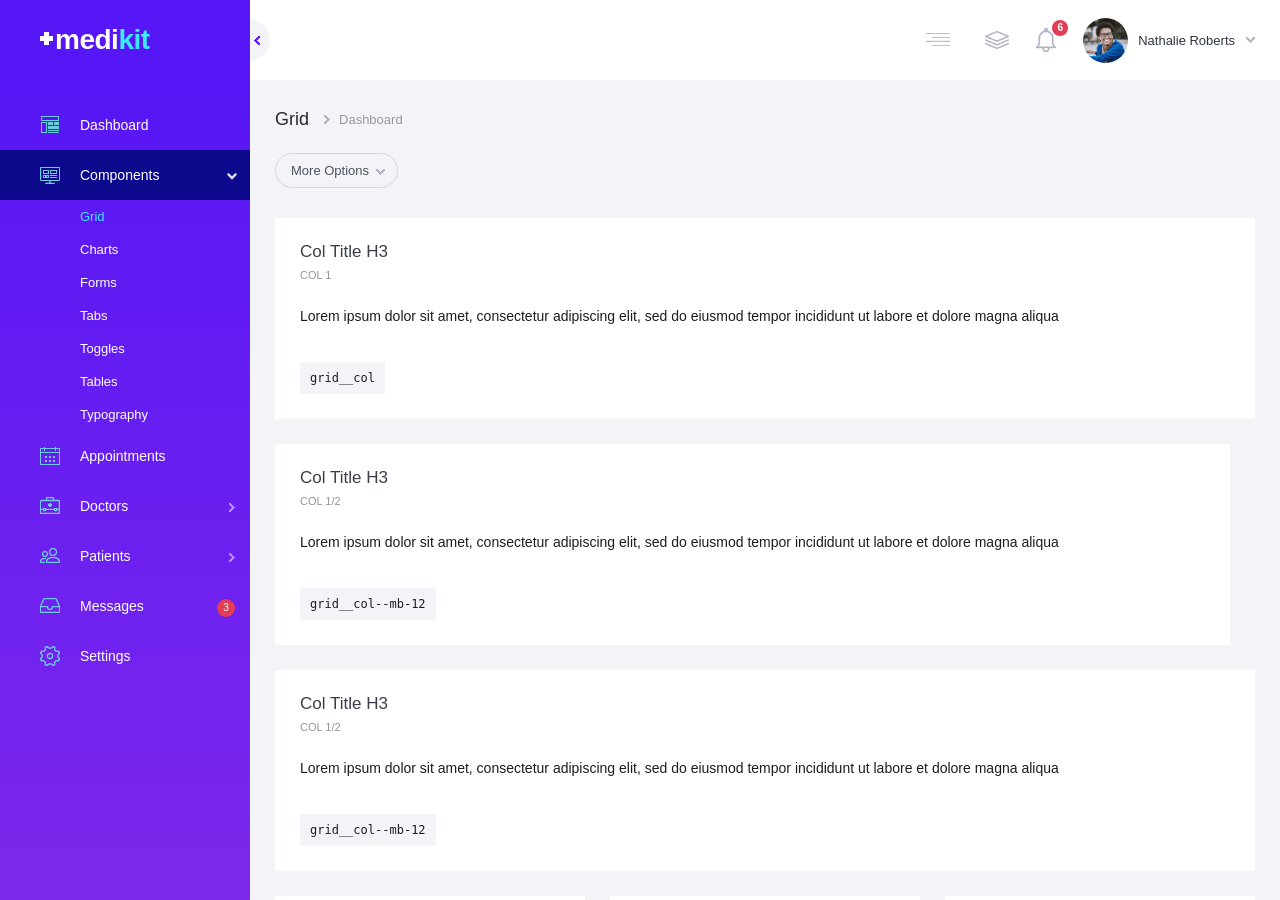
<file: dashboard__grid.html>
<!DOCTYPE html>
<html lang="en">

<!-- Mirrored from smarttemplates.net/medikit/dashboard__grid.html by HTTrack Website Copier/3.x [XR&CO'2014], Thu, 04 Apr 2019 00:52:36 GMT -->
<head>
<meta http-equiv="Content-Type" content="text/html; charset=utf-8" />
<meta name="viewport" content="width=device-width; initial-scale=1; maximum-scale=1" />
<meta name="author" content="SmartTemplates" />
<meta name="description" content="medikit admin dashboard" />
<meta name="keywords" content="medical dashboard, HTML UI KIT, medikit" />
<title>Medikit</title>
<link rel="stylesheet" href="css/daterangepicker.css">
<link rel="stylesheet" href="css/select2.css">
<link rel="stylesheet" href="css/ion.rangeSlider.min.css">
<link rel="stylesheet" href="css/dashboard.min.css">
<link href="https://fonts.googleapis.com/css?family=Source+Sans+Pro:300,400,600,700,900" rel="stylesheet"> 
</head>
<body>

<div class="dashboard-wrap">

	<header class="sidebar-header">
		<h1 class="sidebar-header__logo">m<span>edi<strong>kit</strong></span></h1>
	</header>
	
	<!-- Section sidebar -->
	<div class="section section--sidebar" id="sidebar">
	
			<nav class="sidebar-menu"> 
				<ul>
					<li class="dashboard"><a href="dashboard.html"><b>Dashboard</b></a></li>
					<li class="components has-submenu open"><a href="#"><b>Components<span class="submenu-arrow"></span></b></a>
						<ul class="sidebar-menu__submenu active"  style="display:block;">
							<li class="selected"><a href="dashboard__grid.html">Grid</a></li>
							<li><a href="dashboard__charts.html">Charts</a></li>
							<li><a href="dashboard__forms.html">Forms</a></li>
							<li><a href="dashboard__tabs.html">Tabs</a></li>
							<li><a href="dashboard__toggles.html">Toggles</a></li>
							<li><a href="dashboard__tables.html">Tables</a></li>
							<li><a href="dashboard__typography.html">Typography</a></li>
						</ul>
					</li>
					<li class="appointment"><a href="dashboard__appointments.html"><b>Appointments</b></a></li>
					<li class="doctors has-submenu"><a href="#"><b>Doctors<span class="submenu-arrow"></span></b></a>
						<ul class="sidebar-menu__submenu">
							<li><a href="dashboard__doctors-add.html">Add new doctor</a></li>
							<li><a href="dashboard__doctors.html">View all doctors</a></li>
						</ul>
					</li>
					<li class="patients has-submenu"><a href="#"><b>Patients<span class="submenu-arrow"></span></b></a>
						<ul class="sidebar-menu__submenu">
							<li><a href="dashboard__patients-add.html">Add new patient</a></li>
							<li><a href="dashboard__patients.html">View all patients</a></li>
							<li><a href="dashboard__patient.html">Patient profile</a></li>
						</ul>
					</li>		
					<li class="inbox"><a href="dashboard__messages.html"><b>Messages<span class="submenu-bubble">3</span></b></a></li>
					<li class="settings"><a href="#"><b>Settings</b></a></li>
				</ul>
			</nav>
	
	</div>
	
	<!-- Section -->
	<div class="section section--content" id="content">
		<header class="content-header">
		
			<div class="sidebar-resize"></div>
			<div class="mobile-menu"><div class="st-burger-icon st-burger-icon--medium"><span></span></div></div>
			
			<div class="content-header__user content-header__dropdown">  
			    <div class="content-header__user-avatar content-header__dropdown-activate" data-dropdown="userdropdown">
					<div class="content-header__user-thumb"><img src="images/avatar-2.jpg" alt="" title=""/></div>
					<span class="content-header__user-name">Nathalie Roberts</span>
			    </div>  
				<nav class="dropdown-menu dropdown-menu--header dropdown-menu--user-menu " id="userdropdown"> 	
				<h3 class="dropdown-menu__subtitle">User menu</h3>
				<ul>   
				    <li><a href="#">My profile</a></li>
				    <li><a href="#">Activity</a></li>
				    <li><a href="#">Switch account</a></li>
				    <li><a href="#">Support</a></li>
				    <li class="logout"><a href="#" class="button button--general button--red-border">Logout</a></li>
				</ul>
				</nav>
			</div>
			
			<div class="content-header__notifications content-header__dropdown">  
			    <div class="content-header__notifications-icon content-header__icon content-header__dropdown-activate" data-dropdown="notificationsdropdown">
					<img src="images/icons/icons-24-gray/notifications.png" alt="" title=""/>
					<span class="content-header__icon-bubble">6</span>
				</div>  
				<nav class="dropdown-menu dropdown-menu--header dropdown-menu--notifications-menu" id="notificationsdropdown"> 			
				<h3 class="dropdown-menu__subtitle">You have <strong>6</strong> notifications</h3>
				<ul>    
					<li class="d-flex justify-sb"><span class="important">IMPORTANT</span>Michael D. kidney surgery <b class="task-time">today</b></li>
					<li class="d-flex justify-sb"><span class="important">IMPORTANT</span>FLU Alert report generated <b class="task-time">today</b></li>
					
					<li class="d-flex justify-sb"><span>Meeting with <strong>Dr. Joshua</strong> </span> <b class="task-time">tomorrow</b></li>
					<li class="d-flex justify-sb"><span>Remember to create prescriptions for <strong>Alexander P.</strong></span> <b class="task-time">tomorrow</b></li>
					<li class="d-flex justify-sb"><span><strong>Jada Sacks</strong> canceled the appointment at Cardiology, Dr. Michael V. </span> <b class="task-time">24 jan, 19</b></li>
					<li class="d-flex justify-sb"><span>Sarah D. registered as new patient of <strong>Dr. George</strong> at Dermatology </span> <b class="task-time">28 jan, 19</b></li>
					<li class="view-all"><a href="#" class="button button--general button--blue-border">View all</a></li>
				</ul>
				</nav>
			</div>
			
			<div class="content-header__quicklinks content-header__dropdown">  
			        <div class="content-header__quicklinks-icon content-header__icon content-header__dropdown-activate" data-dropdown="quicklinksdropdown">
					<img src="images/icons/icons-24-gray/submenu.png" alt="" title=""/>
				</div>  
				<nav class="dropdown-menu dropdown-menu--header dropdown-menu--quicklinks-menu" id="quicklinksdropdown"> 	
				<h3 class="dropdown-menu__subtitle">Quick links</h3>				
				<ul>
				        <li><a href="#">Add new doctor</a></li>
					<li><a href="#">Add new patient</a></li>
					<li><a href="#">Generate reports</a></li>
				</ul>
				</nav>
			</div>
			
			<div class="mobile-submenu"></div>

			<nav class="content-header__menu">       
				<ul>
					<li class="appointment modal-toggle" data-openpopup="appointment"><a href="#">Make an appointment</a></li>
					<li class="prescription modal-toggle" data-openpopup="prescription"><a href="#">Write a prescription</a></li>
					<li class="reports modal-toggle" data-openpopup="reports"><a href="#">Generate report</a></li>
				</ul>
			</nav>
			
		</header>
		<div class="content-subheader">
		
			<div class="content-subheader__titles">
					<h2 class="content-subheader__title">Grid</h2>
					<nav class="content-subheader__breadcrumb-menu">			
							<ul>
								<li><a href="dashboard.html">Dashboard</a></li>
							</ul>
					</nav>
			</div>
			
			<div class="content-subheader__dropdown">
				<span class="content-subheader__more show-more show-more--select show-more--select-gray has-dropdown" data-dropdown="moreoptions">More Options</span>
				<nav class="dropdown-menu dropdown-menu--subheader" id="moreoptions"> 			
					<ul>
						<li><a href="#">More Details</a></li>
						<li><a href="#">View Activity</a></li>
						<li><a href="#">Edit Settings</a></li>
						<li><a href="#">+ Add widget</a></li>
					</ul>
				</nav>
			</div>
			
		</div>
		

		
		<div class="grid grid--margin">
			

			<div class="grid__row">
				<div class="grid__col grid__col--mb-12 grid__col--margin grid__col--padding bg-white">
					<h3 class="grid__col-title">Col Title H3</h3>
					<span class="grid__col-subtitle">COL 1</span>
					<p>Lorem ipsum dolor sit amet, consectetur adipiscing elit, sed do eiusmod tempor incididunt ut labore et dolore magna aliqua</p>
					<pre>grid__col</pre>
				</div>
			</div>	
		
			<div class="grid__row">
				<div class="grid__col grid__col--mb-12 grid__col--margin grid__col--padding bg-white">
					<h3 class="grid__col-title">Col Title H3</h3>
					<span class="grid__col-subtitle">COL 1/2</span>
					<p>Lorem ipsum dolor sit amet, consectetur adipiscing elit, sed do eiusmod tempor incididunt ut labore et dolore magna aliqua</p>
					<pre>grid__col--mb-12</pre>
				</div>
				<div class="grid__col grid__col--mb-12 grid__col--margin grid__col--padding bg-white">
					<h3 class="grid__col-title">Col Title H3</h3>
					<span class="grid__col-subtitle">COL 1/2</span>
					<p>Lorem ipsum dolor sit amet, consectetur adipiscing elit, sed do eiusmod tempor incididunt ut labore et dolore magna aliqua</p>
					<pre>grid__col--mb-12</pre>
				</div>
			</div>
			
			<div class="grid__row">
				<div class="grid__col grid__col--13 grid__col--margin grid__col--padding bg-white">
					<h3 class="grid__col-title">Col Title H3</h3>
					<span class="grid__col-subtitle">COL 1/3</span>
					<p>Lorem ipsum dolor sit amet, consectetur adipiscing elit, sed do eiusmod tempor incididunt ut labore et dolore magna aliqua</p>
					<pre>grid__col--13</pre>
				</div>
				<div class="grid__col grid__col--13 grid__col--margin grid__col--padding bg-white">
					<h3 class="grid__col-title">Col Title H3</h3>
					<span class="grid__col-subtitle">COL 1/3</span>
					<p>Lorem ipsum dolor sit amet, consectetur adipiscing elit, sed do eiusmod tempor incididunt ut labore et dolore magna aliqua</p>
					<pre>grid__col--13</pre>
				</div>
				<div class="grid__col grid__col--13 grid__col--margin grid__col--padding bg-white">
					<h3 class="grid__col-title">Col Title H3</h3>
					<span class="grid__col-subtitle">COL 1/3</span>
					<p>Lorem ipsum dolor sit amet, consectetur adipiscing elit, sed do eiusmod tempor incididunt ut labore et dolore magna aliqua</p>
					<pre>grid__col--13</pre>
				</div>
			</div>

			<div class="grid__row">
				<div class="grid__col grid__col--23 grid__col--margin grid__col--padding bg-white">
					<h3 class="grid__col-title">Col Title H3</h3>
					<span class="grid__col-subtitle">COL 2/3</span>
					<p>Lorem ipsum dolor sit amet, consectetur adipiscing elit, sed do eiusmod tempor incididunt ut labore et dolore magna aliqua</p>
					<pre>grid__col--23</pre>
				</div>
				<div class="grid__col grid__col--13 grid__col--margin grid__col--padding bg-white">
					<h3 class="grid__col-title">Col Title H3</h3>
					<span class="grid__col-subtitle">COL 1/3</span>
					<p>Lorem ipsum dolor sit amet, consectetur adipiscing elit, sed do eiusmod tempor incididunt ut labore et dolore magna aliqua</p>
					<pre>grid__col--13</pre>
				</div>
			</div>
			
			<div class="grid__row">
				<div class="grid__col grid__col--14 grid__col--mb-12 grid__col--margin grid__col--padding bg-white">
					<h3 class="grid__col-title">Col Title H3</h3>
					<span class="grid__col-subtitle">COL 1/4</span>
					<p>Lorem ipsum dolor sit amet, consectetur adipiscing elit, sed do eiusmod tempor incididunt ut labore et dolore magna aliqua</p>
					<pre>grid__col--14</pre>
				</div>
				<div class="grid__col grid__col--14 grid__col--mb-12 grid__col--margin grid__col--padding bg-white">
					<h3 class="grid__col-title">Col Title H3</h3>
					<span class="grid__col-subtitle">COL 1/4</span>
					<p>Lorem ipsum dolor sit amet, consectetur adipiscing elit, sed do eiusmod tempor incididunt ut labore et dolore magna aliqua</p>
					<pre>grid__col--14</pre>
				</div>
				<div class="grid__col grid__col--14 grid__col--mb-12 grid__col--margin grid__col--padding bg-white">
					<h3 class="grid__col-title">Col Title H3</h3>
					<span class="grid__col-subtitle">COL 1/4</span>
					<p>Lorem ipsum dolor sit amet, consectetur adipiscing elit, sed do eiusmod tempor incididunt ut labore et dolore magna aliqua</p>
					<pre>grid__col--14</pre>
				</div>
				<div class="grid__col grid__col--14 grid__col--mb-12 grid__col--margin grid__col--padding bg-white">
					<h3 class="grid__col-title">Col Title H3</h3>
					<span class="grid__col-subtitle">COL 1/4</span>
					<p>Lorem ipsum dolor sit amet, consectetur adipiscing elit, sed do eiusmod tempor incididunt ut labore et dolore magna aliqua</p>
					<pre>grid__col--14</pre>
				</div>
			</div>
			
			<div class="grid__row">
				<div class="grid__col grid__col--24 grid__col--margin grid__col--padding bg-white">
					<h3 class="grid__col-title">Col Title H3</h3>
					<span class="grid__col-subtitle">COL 2/4</span>
					<p>Lorem ipsum dolor sit amet, consectetur adipiscing elit, sed do eiusmod tempor incididunt ut labore et dolore magna aliqua</p>
					<pre>grid__col--24</pre>
				</div>
				<div class="grid__col grid__col--14 grid__col--margin grid__col--padding bg-white">
					<h3 class="grid__col-title">Col Title H3</h3>
					<span class="grid__col-subtitle">COL 1/4</span>
					<p>Lorem ipsum dolor sit amet, consectetur adipiscing elit, sed do eiusmod tempor incididunt ut labore et dolore magna aliqua</p>
					<pre>grid__col--14</pre>
				</div>
				<div class="grid__col grid__col--14 grid__col--margin grid__col--padding bg-white">
					<h3 class="grid__col-title">Col Title H3</h3>
					<span class="grid__col-subtitle">COL 1/4</span>
					<p>Lorem ipsum dolor sit amet, consectetur adipiscing elit, sed do eiusmod tempor incididunt ut labore et dolore magna aliqua</p>
					<pre>grid__col--14</pre>
				</div>
			</div>
			
			<div class="grid__row">
				<div class="grid__col grid__col--34 grid__col--margin grid__col--padding bg-white">
					<h3 class="grid__col-title">Col Title H3</h3>
					<span class="grid__col-subtitle">COL 3/4</span>
					<p>Lorem ipsum dolor sit amet, consectetur adipiscing elit, sed do eiusmod tempor incididunt ut labore et dolore magna aliqua</p>
					<pre>grid__col--34</pre>
				</div>
				<div class="grid__col grid__col--14 grid__col--margin grid__col--padding bg-white">
					<h3 class="grid__col-title">Col Title H3</h3>
					<span class="grid__col-subtitle">COL 1/4</span>
					<p>Lorem ipsum dolor sit amet, consectetur adipiscing elit, sed do eiusmod tempor incididunt ut labore et dolore magna aliqua</p>
					<pre>grid__col--14</pre>
				</div>
			</div>
			
			<div class="grid__row">
				<div class="grid__col grid__col--15 grid__col--margin grid__col--padding bg-white">
					<h3 class="grid__col-title">Col Title H3</h3>
					<span class="grid__col-subtitle">COL 1/5</span>
					<p>Lorem ipsum dolor sit amet, consectetur adipiscing elit</p>
					<pre>grid__col--15</pre>
				</div>
				<div class="grid__col grid__col--15 grid__col--margin grid__col--padding bg-white">
					<h3 class="grid__col-title">Col Title H3</h3>
					<span class="grid__col-subtitle">COL 1/5</span>
					<p>Lorem ipsum dolor sit amet, consectetur adipiscing elit</p>
					<pre>grid__col--15</pre>
				</div>
				<div class="grid__col grid__col--15 grid__col--margin grid__col--padding bg-white">
					<h3 class="grid__col-title">Col Title H3</h3>
					<span class="grid__col-subtitle">COL 1/5</span>
					<p>Lorem ipsum dolor sit amet, consectetur adipiscing elit</p>
					<pre>grid__col--15</pre>
				</div>
				<div class="grid__col grid__col--15 grid__col--margin grid__col--padding bg-white">
					<h3 class="grid__col-title">Col Title H3</h3>
					<span class="grid__col-subtitle">COL 1/5</span>
					<p>Lorem ipsum dolor sit amet, consectetur adipiscing elit</p>
					<pre>grid__col--15</pre>
				</div>
				<div class="grid__col grid__col--15 grid__col--margin grid__col--padding bg-white">
					<h3 class="grid__col-title">Col Title H3</h3>
					<span class="grid__col-subtitle">COL 1/5</span>
					<p>Lorem ipsum dolor sit amet, consectetur adipiscing elit</p>
					<pre>grid__col--15</pre>
				</div>
			</div>
			
			<div class="grid__row">
				<div class="grid__col grid__col--25 grid__col--margin grid__col--padding bg-white">
					<h3 class="grid__col-title">Col Title H3</h3>
					<span class="grid__col-subtitle">COL 2/5</span>
					<p>Lorem ipsum dolor sit amet, consectetur adipiscing elit</p>
					<pre>grid__col--25</pre>
				</div>
				<div class="grid__col grid__col--15 grid__col--margin grid__col--padding bg-white">
					<h3 class="grid__col-title">Col Title H3</h3>
					<span class="grid__col-subtitle">COL 1/5</span>
					<p>Lorem ipsum dolor sit amet, consectetur adipiscing elit</p>
					<pre>grid__col--15</pre>
				</div>
				<div class="grid__col grid__col--15 grid__col--margin grid__col--padding bg-white">
					<h3 class="grid__col-title">Col Title H3</h3>
					<span class="grid__col-subtitle">COL 1/5</span>
					<p>Lorem ipsum dolor sit amet, consectetur adipiscing elit</p>
					<pre>grid__col--15</pre>
				</div>
				<div class="grid__col grid__col--15 grid__col--margin grid__col--padding bg-white">
					<h3 class="grid__col-title">Col Title H3</h3>
					<span class="grid__col-subtitle">COL 1/5</span>
					<p>Lorem ipsum dolor sit amet, consectetur adipiscing elit</p>
					<pre>grid__col--15</pre>
				</div>
			</div>
			
			<div class="grid__row">
				<div class="grid__col grid__col--35 grid__col--margin grid__col--padding bg-white">
					<h3 class="grid__col-title">Col Title H3</h3>
					<span class="grid__col-subtitle">COL 3/5</span>
					<p>Lorem ipsum dolor sit amet, consectetur adipiscing elit</p>
					<pre>grid__col--35</pre>
				</div>
				<div class="grid__col grid__col--15 grid__col--margin grid__col--padding bg-white">
					<h3 class="grid__col-title">Col Title H3</h3>
					<span class="grid__col-subtitle">COL 1/5</span>
					<p>Lorem ipsum dolor sit amet, consectetur adipiscing elit</p>
					<pre>grid__col--15</pre>
				</div>
				<div class="grid__col grid__col--15 grid__col--margin grid__col--padding bg-white">
					<h3 class="grid__col-title">Col Title H3</h3>
					<span class="grid__col-subtitle">COL 1/5</span>
					<p>Lorem ipsum dolor sit amet, consectetur adipiscing elit</p>
					<pre>grid__col--15</pre>
				</div>
			</div>
			
			<div class="grid__row">
				<div class="grid__col grid__col--45 grid__col--margin grid__col--padding bg-white">
					<h3 class="grid__col-title">Col Title H3</h3>
					<span class="grid__col-subtitle">COL 3/5</span>
					<p>Lorem ipsum dolor sit amet, consectetur adipiscing elit</p>
					<pre>grid__col--35</pre>
				</div>
				<div class="grid__col grid__col--15 grid__col--margin grid__col--padding bg-white">
					<h3 class="grid__col-title">Col Title H3</h3>
					<span class="grid__col-subtitle">COL 1/5</span>
					<p>Lorem ipsum dolor sit amet, consectetur adipiscing elit</p>
					<pre>grid__col--15</pre>
				</div>
			</div>
			
			<div class="grid__row">
				<div class="grid__col grid__col--16 grid__col--mb-13 grid__col--margin grid__col--padding bg-white">
					<h3 class="grid__col-title">Col Title H3</h3>
					<span class="grid__col-subtitle">COL 1/6</span>
					<p>Lorem ipsum dolor sit amet, consectetur adipiscing elit</p>
					<pre>grid__col--16</pre>
				</div>
				<div class="grid__col grid__col--16 grid__col--mb-13 grid__col--margin grid__col--padding bg-white">
					<h3 class="grid__col-title">Col Title H3</h3>
					<span class="grid__col-subtitle">COL 1/6</span>
					<p>Lorem ipsum dolor sit amet, consectetur adipiscing elit</p>
					<pre>grid__col--16</pre>
				</div>
				<div class="grid__col grid__col--16 grid__col--mb-13 grid__col--margin grid__col--padding bg-white">
					<h3 class="grid__col-title">Col Title H3</h3>
					<span class="grid__col-subtitle">COL 1/6</span>
					<p>Lorem ipsum dolor sit amet, consectetur adipiscing elit</p>
					<pre>grid__col--16</pre>
				</div>
				<div class="grid__col grid__col--16 grid__col--mb-13 grid__col--margin grid__col--padding bg-white">
					<h3 class="grid__col-title">Col Title H3</h3>
					<span class="grid__col-subtitle">COL 1/6</span>
					<p>Lorem ipsum dolor sit amet, consectetur adipiscing elit</p>
					<pre>grid__col--16</pre>
				</div>
				<div class="grid__col grid__col--16 grid__col--mb-13 grid__col--margin grid__col--padding bg-white">
					<h3 class="grid__col-title">Col Title H3</h3>
					<span class="grid__col-subtitle">COL 1/6</span>
					<p>Lorem ipsum dolor sit amet, consectetur adipiscing elit</p>
					<pre>grid__col--16</pre>
				</div>
				<div class="grid__col grid__col--16 grid__col--mb-13 grid__col--margin grid__col--padding bg-white">
					<h3 class="grid__col-title">Col Title H3</h3>
					<span class="grid__col-subtitle">COL 1/6</span>
					<p>Lorem ipsum dolor sit amet, consectetur adipiscing elit</p>
					<pre>grid__col--16</pre>
				</div>
			</div>
			
			<div class="grid__row">
				<div class="grid__col grid__col--26 grid__col--margin grid__col--padding bg-white">
					<h3 class="grid__col-title">Col Title H3</h3>
					<span class="grid__col-subtitle">COL 2/6</span>
					<p>Lorem ipsum dolor sit amet, consectetur adipiscing elit, sed do eiusmod tempor incididunt ut labore et dolore magna aliqua</p>
					<pre>grid__col--26</pre>
				</div>
				<div class="grid__col grid__col--16 grid__col--margin grid__col--padding bg-white">
					<h3 class="grid__col-title">Col Title H3</h3>
					<span class="grid__col-subtitle">COL 1/6</span>
					<p>Lorem ipsum dolor sit amet, consectetur adipiscing elit</p>
					<pre>grid__col--16</pre>
				</div>
				<div class="grid__col grid__col--16 grid__col--margin grid__col--padding bg-white">
					<h3 class="grid__col-title">Col Title H3</h3>
					<span class="grid__col-subtitle">COL 1/6</span>
					<p>Lorem ipsum dolor sit amet, consectetur adipiscing elit</p>
					<pre>grid__col--16</pre>
				</div>
				<div class="grid__col grid__col--16 grid__col--margin grid__col--padding bg-white">
					<h3 class="grid__col-title">Col Title H3</h3>
					<span class="grid__col-subtitle">COL 1/6</span>
					<p>Lorem ipsum dolor sit amet, consectetur adipiscing elit</p>
					<pre>grid__col--16</pre>
				</div>
				<div class="grid__col grid__col--16 grid__col--margin grid__col--padding bg-white">
					<h3 class="grid__col-title">Col Title H3</h3>
					<span class="grid__col-subtitle">COL 1/6</span>
					<p>Lorem ipsum dolor sit amet, consectetur adipiscing elit</p>
					<pre>grid__col--16</pre>
				</div>
			</div>
			
			<div class="grid__row">
				<div class="grid__col grid__col--36 grid__col--margin grid__col--padding bg-white">
					<h3 class="grid__col-title">Col Title H3</h3>
					<span class="grid__col-subtitle">COL 3/6</span>
					<p>Lorem ipsum dolor sit amet, consectetur adipiscing elit</p>
					<pre>grid__col--36</pre>
				</div>
				<div class="grid__col grid__col--16 grid__col--margin grid__col--padding bg-white">
					<h3 class="grid__col-title">Col Title H3</h3>
					<span class="grid__col-subtitle">COL 1/6</span>
					<p>Lorem ipsum dolor sit amet, consectetur adipiscing elit</p>
					<pre>grid__col--16</pre>
				</div>
				<div class="grid__col grid__col--16 grid__col--margin grid__col--padding bg-white">
					<h3 class="grid__col-title">Col Title H3</h3>
					<span class="grid__col-subtitle">COL 1/6</span>
					<p>Lorem ipsum dolor sit amet, consectetur adipiscing elit</p>
					<pre>grid__col--16</pre>
				</div>
				<div class="grid__col grid__col--16 grid__col--margin grid__col--padding bg-white">
					<h3 class="grid__col-title">Col Title H3</h3>
					<span class="grid__col-subtitle">COL 1/6</span>
					<p>Lorem ipsum dolor sit amet, consectetur adipiscing elit</p>
					<pre>grid__col--16</pre>
				</div>
			</div>
			
			<div class="grid__row">
				<div class="grid__col grid__col--46 grid__col--margin grid__col--padding bg-white">
					<h3 class="grid__col-title">Col Title H3</h3>
					<span class="grid__col-subtitle">COL 4/6</span>
					<p>Lorem ipsum dolor sit amet, consectetur adipiscing elit</p>
					<pre>grid__col--46</pre>
				</div>
				<div class="grid__col grid__col--16 grid__col--margin grid__col--padding bg-white">
					<h3 class="grid__col-title">Col Title H3</h3>
					<span class="grid__col-subtitle">COL 1/6</span>
					<p>Lorem ipsum dolor sit amet, consectetur adipiscing elit</p>
					<pre>grid__col--16</pre>
				</div>
				<div class="grid__col grid__col--16 grid__col--margin grid__col--padding bg-white">
					<h3 class="grid__col-title">Col Title H3</h3>
					<span class="grid__col-subtitle">COL 1/6</span>
					<p>Lorem ipsum dolor sit amet, consectetur adipiscing elit</p>
					<pre>grid__col--16</pre>
				</div>
			</div>
			
			<div class="grid__row">
				<div class="grid__col grid__col--56 grid__col--margin grid__col--padding bg-white">
					<h3 class="grid__col-title">Col Title H3</h3>
					<span class="grid__col-subtitle">COL 5/6</span>
					<p>Lorem ipsum dolor sit amet, consectetur adipiscing elit</p>
					<pre>grid__col--56</pre>
				</div>
				<div class="grid__col grid__col--16 grid__col--margin grid__col--padding bg-white">
					<h3 class="grid__col-title">Col Title H3</h3>
					<span class="grid__col-subtitle">COL 1/6</span>
					<p>Lorem ipsum dolor sit amet, consectetur adipiscing elit</p>
					<pre>grid__col--16</pre>
				</div>
			</div>

			<div class="grid__row">
				<div class="grid__col grid__col--17 grid__col--mb-14 grid__col--margin grid__col--padding bg-white">
					<h3 class="grid__col-title">Col Title H3</h3>
					<span class="grid__col-subtitle">COL 1/7</span>
					<p>Lorem ipsum dolor sit amet</p>
					<pre>grid__col--17</pre>
				</div>
				<div class="grid__col grid__col--17 grid__col--mb-14 grid__col--margin grid__col--padding bg-white">
					<h3 class="grid__col-title">Col Title H3</h3>
					<span class="grid__col-subtitle">COL 1/7</span>
					<p>Lorem ipsum dolor sit amet</p>
					<pre>grid__col--17</pre>
				</div>
				<div class="grid__col grid__col--17 grid__col--mb-14 grid__col--margin grid__col--padding bg-white">
					<h3 class="grid__col-title">Col Title H3</h3>
					<span class="grid__col-subtitle">COL 1/7</span>
					<p>Lorem ipsum dolor sit amet</p>
					<pre>grid__col--17</pre>
				</div>
				<div class="grid__col grid__col--17 grid__col--mb-14 grid__col--margin grid__col--padding bg-white">
					<h3 class="grid__col-title">Col Title H3</h3>
					<span class="grid__col-subtitle">COL 1/7</span>
					<p>Lorem ipsum dolor sit amet</p>
					<pre>grid__col--17</pre>
				</div>
				<div class="grid__col grid__col--17 grid__col--mb-14 grid__col--margin grid__col--padding bg-white">
					<h3 class="grid__col-title">Col Title H3</h3>
					<span class="grid__col-subtitle">COL 1/7</span>
					<p>Lorem ipsum dolor sit amet</p>
					<pre>grid__col--17</pre>
				</div>
				<div class="grid__col grid__col--17 grid__col--mb-14 grid__col--margin grid__col--padding bg-white">
					<h3 class="grid__col-title">Col Title H3</h3>
					<span class="grid__col-subtitle">COL 1/7</span>
					<p>Lorem ipsum dolor sit amet</p>
					<pre>grid__col--17</pre>
				</div>
				<div class="grid__col grid__col--17 grid__col--mb-14 grid__col--margin grid__col--padding bg-white">
					<h3 class="grid__col-title">Col Title H3</h3>
					<span class="grid__col-subtitle">COL 1/7</span>
					<p>Lorem ipsum dolor sit amet</p>
					<pre>grid__col--17</pre>
				</div>
			</div>
			
			<div class="grid__row">
				<div class="grid__col grid__col--27 grid__col--margin grid__col--padding bg-white">
					<h3 class="grid__col-title">Col Title H3</h3>
					<span class="grid__col-subtitle">COL 2/7</span>
					<p>Lorem ipsum dolor sit amet</p>
					<pre>grid__col--27</pre>
				</div>
				<div class="grid__col grid__col--17 grid__col--margin grid__col--padding bg-white">
					<h3 class="grid__col-title">Col Title H3</h3>
					<span class="grid__col-subtitle">COL 1/7</span>
					<p>Lorem ipsum dolor sit amet</p>
					<pre>grid__col--17</pre>
				</div>
				<div class="grid__col grid__col--17 grid__col--margin grid__col--padding bg-white">
					<h3 class="grid__col-title">Col Title H3</h3>
					<span class="grid__col-subtitle">COL 1/7</span>
					<p>Lorem ipsum dolor sit amet</p>
					<pre>grid__col--17</pre>
				</div>
				<div class="grid__col grid__col--17 grid__col--margin grid__col--padding bg-white">
					<h3 class="grid__col-title">Col Title H3</h3>
					<span class="grid__col-subtitle">COL 1/7</span>
					<p>Lorem ipsum dolor sit amet</p>
					<pre>grid__col--17</pre>
				</div>
				<div class="grid__col grid__col--17 grid__col--margin grid__col--padding bg-white">
					<h3 class="grid__col-title">Col Title H3</h3>
					<span class="grid__col-subtitle">COL 1/7</span>
					<p>Lorem ipsum dolor sit amet</p>
					<pre>grid__col--17</pre>
				</div>
				<div class="grid__col grid__col--17 grid__col--margin grid__col--padding bg-white">
					<h3 class="grid__col-title">Col Title H3</h3>
					<span class="grid__col-subtitle">COL 1/7</span>
					<p>Lorem ipsum dolor sit amet</p>
					<pre>grid__col--17</pre>
				</div>
			</div>
			
			<div class="grid__row">
				<div class="grid__col grid__col--37 grid__col--margin grid__col--padding bg-white">
					<h3 class="grid__col-title">Col Title H3</h3>
					<span class="grid__col-subtitle">COL 3/7</span>
					<p>Lorem ipsum dolor sit amet</p>
					<pre>grid__col--37</pre>
				</div>
				<div class="grid__col grid__col--17 grid__col--margin grid__col--padding bg-white">
					<h3 class="grid__col-title">Col Title H3</h3>
					<span class="grid__col-subtitle">COL 1/7</span>
					<p>Lorem ipsum dolor sit amet</p>
					<pre>grid__col--17</pre>
				</div>
				<div class="grid__col grid__col--17 grid__col--margin grid__col--padding bg-white">
					<h3 class="grid__col-title">Col Title H3</h3>
					<span class="grid__col-subtitle">COL 1/7</span>
					<p>Lorem ipsum dolor sit amet</p>
					<pre>grid__col--17</pre>
				</div>
				<div class="grid__col grid__col--17 grid__col--margin grid__col--padding bg-white">
					<h3 class="grid__col-title">Col Title H3</h3>
					<span class="grid__col-subtitle">COL 1/7</span>
					<p>Lorem ipsum dolor sit amet</p>
					<pre>grid__col--17</pre>
				</div>
				<div class="grid__col grid__col--17 grid__col--margin grid__col--padding bg-white">
					<h3 class="grid__col-title">Col Title H3</h3>
					<span class="grid__col-subtitle">COL 1/7</span>
					<p>Lorem ipsum dolor sit amet</p>
					<pre>grid__col--17</pre>
				</div>
			</div>
			
			<div class="grid__row">
				<div class="grid__col grid__col--47 grid__col--margin grid__col--padding bg-white">
					<h3 class="grid__col-title">Col Title H3</h3>
					<span class="grid__col-subtitle">COL 4/7</span>
					<p>Lorem ipsum dolor sit amet</p>
					<pre>grid__col--47</pre>
				</div>
				<div class="grid__col grid__col--17 grid__col--margin grid__col--padding bg-white">
					<h3 class="grid__col-title">Col Title H3</h3>
					<span class="grid__col-subtitle">COL 1/7</span>
					<p>Lorem ipsum dolor sit amet</p>
					<pre>grid__col--17</pre>
				</div>
				<div class="grid__col grid__col--17 grid__col--margin grid__col--padding bg-white">
					<h3 class="grid__col-title">Col Title H3</h3>
					<span class="grid__col-subtitle">COL 1/7</span>
					<p>Lorem ipsum dolor sit amet</p>
					<pre>grid__col--17</pre>
				</div>
				<div class="grid__col grid__col--17 grid__col--margin grid__col--padding bg-white">
					<h3 class="grid__col-title">Col Title H3</h3>
					<span class="grid__col-subtitle">COL 1/7</span>
					<p>Lorem ipsum dolor sit amet</p>
					<pre>grid__col--17</pre>
				</div>
			</div>
			
			<div class="grid__row">
				<div class="grid__col grid__col--57 grid__col--margin grid__col--padding bg-white">
					<h3 class="grid__col-title">Col Title H3</h3>
					<span class="grid__col-subtitle">COL 5/7</span>
					<p>Lorem ipsum dolor sit amet</p>
					<pre>grid__col--57</pre>
				</div>
				<div class="grid__col grid__col--17 grid__col--margin grid__col--padding bg-white">
					<h3 class="grid__col-title">Col Title H3</h3>
					<span class="grid__col-subtitle">COL 1/7</span>
					<p>Lorem ipsum dolor sit amet</p>
					<pre>grid__col--17</pre>
				</div>
				<div class="grid__col grid__col--17 grid__col--margin grid__col--padding bg-white">
					<h3 class="grid__col-title">Col Title H3</h3>
					<span class="grid__col-subtitle">COL 1/7</span>
					<p>Lorem ipsum dolor sit amet</p>
					<pre>grid__col--17</pre>
				</div>
			</div>
			
			<div class="grid__row">
				<div class="grid__col grid__col--67 grid__col--margin grid__col--padding bg-white">
					<h3 class="grid__col-title">Col Title H3</h3>
					<span class="grid__col-subtitle">COL 6/7</span>
					<p>Lorem ipsum dolor sit amet</p>
					<pre>grid__col--67</pre>
				</div>

				<div class="grid__col grid__col--17 grid__col--margin grid__col--padding bg-white">
					<h3 class="grid__col-title">Col Title H3</h3>
					<span class="grid__col-subtitle">COL 1/7</span>
					<p>Lorem ipsum dolor sit amet</p>
					<pre>grid__col--17</pre>
				</div>
			</div>

		</div> <!-- End of Grid -->



	</div>
	
</div>  <!-- Wrap end -->

<div class="section section-panel" id="panel">
	<div class="panel-resize"></div>
	<div class="section-panel__content scrollbar-macosx">
		

		<div class="grid">
			
		        <div class="grid__row">	
				<div class="grid__col grid__col--padding">
					<div class="grid__row">
						<div class="grid__col grid__col--margin">
							<h3 class="grid__col-title">Settings Panel</h3>
						</div>		
					</div>
					<div class="grid__row align-c">
						<div class="grid__col grid__col--mb-12 grid__col--margin">
							<label class="form__label pb0">ENABLED OPTION</label>
						</div>
						<div class="grid__col grid__col--mb-12 grid__col--margin">
							<div class="form__switcher">
								<label class="switch">
								<input class="switch__input" type="checkbox" data-role="none" checked />
								<span class="switch__label" data-on="On" data-off="Off"></span> <span class="switch__handle"></span>
								</label>
							</div>
						</div>
					</div>
					<div class="grid__row align-c">
						<div class="grid__col grid__col--mb-12 grid__col--margin">
							<label class="form__label pb0">DISABLED OPTION</label>
						</div>
						<div class="grid__col grid__col--mb-12 grid__col--margin">
							<div class="form__switcher">
								<label class="switch">
								<input class="switch__input" type="checkbox" data-role="none"/>
								<span class="switch__label" data-on="On" data-off="Off"></span> <span class="switch__handle"></span>
								</label>
							</div>
						</div>
					</div>
					<div class="grid__row align-c">
						<div class="grid__col grid__col--mb-12 grid__col--margin">
							<label class="form__label pb0">ENABLED OPTION</label>
						</div>
						<div class="grid__col grid__col--mb-12 grid__col--margin">
							<div class="form__switcher">
								<label class="switch">
								<input class="switch__input" type="checkbox" data-role="none" checked />
								<span class="switch__label" data-on="On" data-off="Off"></span> <span class="switch__handle"></span>
								</label>
							</div>
						</div>
					</div>
					<div class="grid__row align-c">
						<div class="grid__col grid__col--mb-12 grid__col--margin">
							<label class="form__label pb0">DISABLED OPTION</label>
						</div>
						<div class="grid__col grid__col--mb-12 grid__col--margin">
							<div class="form__switcher">
								<label class="switch">
								<input class="switch__input" type="checkbox" data-role="none"/>
								<span class="switch__label" data-on="On" data-off="Off"></span> <span class="switch__handle"></span>
								</label>
							</div>
						</div>
					</div>
					<div class="grid__row">
						<div class="grid__col grid__col--margin">
							<h3 class="grid__col-title">Custom radios</h3>
						</div>		
					</div>
					<div class="grid__row">
						<div class="grid__col grid__col--margin">
							<label class="form__label">CUSTOM RADIO SETTINGS</label>
							<div class="form__radio">
								<input type="radio" name="cr" id="cr1" value="1" checked /><label for="cr1">Radio option</label>
							</div>
							<div class="form__radio">
								<input type="radio" name="cr" id="cr2" value="2" /><label for="cr2">Radio option</label>
							</div>
							<div class="form__radio">
								<input type="radio" name="cr" id="cr3" value="3" /><label for="cr3">Radio option</label>
							</div>
						</div>
					</div>
					<div class="grid__row">
						<div class="grid__col grid__col--margin">
							<h3 class="grid__col-title">Custom checkboxes</h3>
						</div>		
					</div>
					<div class="grid__row">
						<div class="grid__col grid__col--margin">
							<label class="form__label">CUSTOM CHECKBOX SETTINGS</label>
							<div class="form__checkbox">
								<input type="checkbox" name="cc1" id="cc1" value="1" checked /><label for="cc1">Checkbox option</label>
							</div>
							<div class="form__checkbox">
								<input type="checkbox" name="cc2" id="cc2" value="2" /><label for="cc2">Checkbox option</label>
							</div>
							<div class="form__checkbox">
								<input type="checkbox" name="cc3" id="cc3" value="3" /><label for="cc3">Checkbox option</label>
							</div>
						</div>
					</div>
					

					<div class="grid__row">
						<div class="grid__col grid__col--margin">
							<h3 class="grid__col-title">Custom Slider</h3>
						</div>		
					</div>
					<div class="grid__row">
						<div class="grid__col grid__col--margin">
							<label class="form__label">CUSTOM SINGLE SLIDER</label>
								<input type="text" class="js-slider" name="my_range" value="" />
						</div>
					</div>
					<div class="grid__row">
						<div class="grid__col grid__col--margin mb0">
							<label class="form__label">CUSTOM RANGE SLIDER</label>
								<input type="text" class="js-range-slider" name="my_range" value="" />
						</div>
					</div>
				</div>

			</div>
		</div> <!-- End of Grid -->	
	</div>
</div>  <!-- End of right panel -->

 <!-- Modal - Appointment --> 
<div class="modal modal--appointment">
		
		<div class="modal__overlay modal__overlay--toggle"></div>
		<div class="modal__wrapper modal-transition">
		  
		<div class="modal__body">
			<div class="modal__header">
				<h2 class="modal__header-title">Make an appointment</h2>
				<div class="modal__close modal__overlay--toggle"><span></span></div>
			</div>
			<div class="modal__content">					
		
				<div class="grid">
					<div class="grid__row grid__row--margin">
						<div class="grid__col grid__col--margin">
							<h3 class="grid__col-title">Patient Information</h3>
						</div>		
					</div>
					<div class="grid__row grid__row--margin">
						<div class="grid__col grid__col--13 grid__col--margin">
							<label class="form__label">PATIENT NAME</label>
							<select class="custom-select" name="appname">
								<option value="Patient Name">Emma Williams</option>
								<option value="Patient Name">Olivia Johnson</option>
								<option value="Patient Name">Ava Jones</option>
								<option value="Patient Name">Isabella Brown</option>
								<option value="Patient Name">Sophia Davis</option>
								<option value="Patient Name">Mia Latin</option>
								<option value="Patient Name">Amelia Miller</option>
								<option value="Patient Name">Charlotte Wilson</option>
								<option value="Patient Name">Abigail Moore</option>
								<option value="Patient Name">Emily Anderson</option>
								<option value="Patient Name">Harper Thomas</option>
								<option value="Patient Name">Evelyn Jackson</option>
								<option value="Patient Name">Madison Taylor</option>
								<option value="Patient Name">Victoria White</option>
								<option value="Patient Name">Sofia Harris</option>
								<option value="Patient Name">Scarlett Martin</option>
								<option value="Patient Name">Aria Thompson</option>
								<option value="Patient Name">Elizabeth Robinson</option>
								<option value="Patient Name">Camila Lewis</option>
								<option value="Patient Name">Layla Garcia</option>
								<option value="Patient Name">Ella Walker</option>
								<option value="Patient Name">Chloe Clark</option>
								<option value="Patient Name">Zoey Rodriguez</option>
								<option value="Patient Name">Penelope Martinez</option>
								<option value="Patient Name">Matthew Jones</option>
								<option value="Patient Name">Benjamin Brown</option>
								<option value="Patient Name">Alexander Davies</option>
								<option value="Patient Name">William Evans</option>
								<option value="Patient Name">Daniel Smith</option>
								<option value="Patient Name">Jayden Taylor</option>
								<option value="Patient Name">Oliver Thomas</option>
								<option value="Patient Name">Carter Roberts</option>
								<option value="Patient Name">Sebastian Walker</option>
								<option value="Patient Name">Joseph Johnson</option>
								<option value="Patient Name">David Thompson</option>
								<option value="Patient Name">Gabriel Wood</option>
								<option value="Patient Name">Julian Robinson</option>
								<option value="Patient Name">Jackson Wright</option>
								<option value="Patient Name">Anthony King</option>
								<option value="Patient Name">Dylan Cooper</option>
							</select>
						</div>
						<div class="grid__col grid__col--13 grid__col--margin">
									<label class="form__label">DATE OR BIRTH</label>
									<input type="text" name="birthday" class="form__input" value="02/03/1983" />
						</div>
						<div class="grid__col grid__col--13 grid__col--margin">
									<label class="form__label">PHONE</label>
									<input type="text" name="appphone" class="form__input" value="" />
						</div>
					</div>
					<div class="grid__row  grid__row--margin">
						<div class="grid__col grid__col--margin">
							<h3 class="grid__col-title">Appointment Information</h3>
						</div>		
					</div>
					<div class="grid__row grid__row--margin">
						<div class="grid__col grid__col--mb-12 grid__col--margin">
							<label class="form__label">LOCATION</label>
							<select class="custom-select" name="applocation">
								<option value="Los Angeles">H Clinic, Houston Street</option>
								<option value="Washington">Hostpital Washington</option>
								<option value="New York">Clinic 54 New York</option>
								<option value="Chicago">43V Room Chicago</option>
							</select>
						</div>
						<div class="grid__col grid__col--mb-12 grid__col--margin">
									<label class="form__label">DATE &amp; TIME</label>
									<input type="text" name="timepicker" class="form__input" value="" />
						</div>
					</div>
					<div class="grid__row grid__row--margin">
						<div class="grid__col grid__col--margin">
							<h3 class="grid__col-title">Examination Information</h3>
						</div>		
					</div>
					<div class="grid__row grid__row--margin">
						<div class="grid__col grid__col--13 grid__col--margin">
							<label class="form__label">EXAMINATION TYPE</label>
							<select class="custom-select" name="apptype">
								<option value="Examination">Abdominal radiology</option>
								<option value="Examination">Breast imaging</option>
								<option value="Examination">Cardiothoracic radiology</option>
								<option value="Examination">Cardiovascular radiology</option>
								<option value="Examination">Chest radiology</option>
								<option value="Examination">Emergency radiology</option>
								<option value="Examination">Endovascular surgical neuroradiology</option>
								<option value="Examination">Gastrointestinal radiology</option>
								<option value="Examination">Genitourinary radiology</option>
								<option value="Examination">Head and neck radiology</option>
								<option value="Examination">Interventional radiology</option>
								<option value="Examination">Musculoskeletal radiology</option>
								<option value="Examination">Neuroradiology</option>
								<option value="Examination">Nuclear radiology</option>
								<option value="Examination">Pediatric radiology</option>
								<option value="Examination">Radiation oncology</option>
								<option value="Examination">Vascular and interventional radiology</option>
							</select>
						</div>
						<div class="grid__col grid__col--13 grid__col--margin">
									<label class="form__label">DOCTOR</label>
									<select class="custom-select" name="apptype">
										<option value="Patient Name">Dr. Alexander Davies</option>
										<option value="Patient Name">Dr. William Evans</option>
										<option value="Patient Name">Dr. Daniel Smith</option>
										<option value="Patient Name">Dr. Jayden Taylor</option>
										<option value="Patient Name">Dr. Oliver Thomas</option>
										<option value="Patient Name">Dr. Carter Roberts</option>
										<option value="Patient Name">Dr. Sebastian Walker</option>
										<option value="Patient Name">Dr. Joseph Johnson</option>
										<option value="Patient Name">Dr. David Thompson</option>
										<option value="Patient Name">Dr. Gabriel Wood</option>
										<option value="Patient Name">Dr. Julian Robinson</option>
									</select>
						</div>
						<div class="grid__col grid__col--13 grid__col--margin">
									<label class="form__label">NOTES</label>
									<input name="notes" id="notes" class="form__input" type="text" />
						</div>
					</div>
					<div class="grid__row grid__row--margin">
						<div class="grid__col grid__col--margin">
							<input type="submit" name="submit" class="button button--submit button--blue-bg" id="submit" value="ADD APPOINTMENT" />	
						</div>
					</div>
				</div> <!-- End of Grid -->

			</div> 

			
		</div>

		</div>
 </div> 
 
  <!-- Modal - prescription --> 
<div class="modal modal--prescription">
		
		<div class="modal__overlay modal__overlay--toggle"></div>
		<div class="modal__wrapper modal-transition">
		  
		<div class="modal__body">
			<div class="modal__header">
				<h2 class="modal__header-title">Make a prescription</h2>
				<div class="modal__close modal__overlay--toggle"><span></span></div>
			</div>
			<div class="modal__content">					
		
				<div class="grid">
					<div class="grid__row grid__row--margin">
						<div class="grid__col grid__col--margin">
							<h3 class="grid__col-title">Patient Information</h3>
						</div>		
					</div>
					<div class="grid__row grid__row--margin">
						<div class="grid__col grid__col--13 grid__col--margin">
							<label class="form__label">PATIENT NAME</label>
							<select class="custom-select" name="appname">
								<option value="Patient Name">Emma Williams</option>
								<option value="Patient Name">Olivia Johnson</option>
								<option value="Patient Name">Ava Jones</option>
								<option value="Patient Name">Isabella Brown</option>
								<option value="Patient Name">Sophia Davis</option>
								<option value="Patient Name">Mia Latin</option>
								<option value="Patient Name">Amelia Miller</option>
								<option value="Patient Name">Charlotte Wilson</option>
								<option value="Patient Name">Abigail Moore</option>
								<option value="Patient Name">Emily Anderson</option>
								<option value="Patient Name">Harper Thomas</option>
								<option value="Patient Name">Evelyn Jackson</option>
								<option value="Patient Name">Madison Taylor</option>
								<option value="Patient Name">Victoria White</option>
								<option value="Patient Name">Sofia Harris</option>
								<option value="Patient Name">Scarlett Martin</option>
								<option value="Patient Name">Aria Thompson</option>
								<option value="Patient Name">Elizabeth Robinson</option>
								<option value="Patient Name">Camila Lewis</option>
								<option value="Patient Name">Layla Garcia</option>
								<option value="Patient Name">Ella Walker</option>
								<option value="Patient Name">Chloe Clark</option>
								<option value="Patient Name">Zoey Rodriguez</option>
								<option value="Patient Name">Penelope Martinez</option>
								<option value="Patient Name">Matthew Jones</option>
								<option value="Patient Name">Benjamin Brown</option>
								<option value="Patient Name">Alexander Davies</option>
								<option value="Patient Name">William Evans</option>
								<option value="Patient Name">Daniel Smith</option>
								<option value="Patient Name">Jayden Taylor</option>
								<option value="Patient Name">Oliver Thomas</option>
								<option value="Patient Name">Carter Roberts</option>
								<option value="Patient Name">Sebastian Walker</option>
								<option value="Patient Name">Joseph Johnson</option>
								<option value="Patient Name">David Thompson</option>
								<option value="Patient Name">Gabriel Wood</option>
								<option value="Patient Name">Julian Robinson</option>
								<option value="Patient Name">Jackson Wright</option>
								<option value="Patient Name">Anthony King</option>
								<option value="Patient Name">Dylan Cooper</option>
							</select>
						</div>
						<div class="grid__col grid__col--13 grid__col--margin">
									<label class="form__label">DATE OR BIRTH</label>
									<input type="text" name="birthday" class="form__input" value="02/03/1983" />
						</div>
						<div class="grid__col grid__col--13 grid__col--margin">
									<label class="form__label">PHONE</label>
									<input type="text" name="appphone" class="form__input" value="" />
						</div>
					</div>
					<div class="grid__row  grid__row--margin">
						<div class="grid__col grid__col--margin">
							<h3 class="grid__col-title">Prescription Information</h3>
						</div>		
					</div>
					<div class="grid__row grid__row--margin">
						<div class="grid__col grid__col--mb-12 grid__col--margin">
							<label class="form__label">MEDICATION</label>
							<select class="custom-select" name="applocation">
									<option value="Acetaminophen">Acetaminophen</option>
									<option value="Adderall">Adderall</option>
									<option value="Alprazolam">Alprazolam</option>
									<option value="Amitriptyline">Amitriptyline</option>
									<option value="Amlodipine">Amlodipine</option>
									<option value="Amoxicillin">Amoxicillin</option>
									<option value="Ativan">Ativan</option>
									<option value="Atorvastatin">Atorvastatin</option>
									<option value="Azithromycin">Azithromycin</option>
									<option value="Ciprofloxacin">Ciprofloxacin</option>
									<option value="Citalopram">Citalopram</option>
									<option value="Clindamycin">Clindamycin</option>
									<option value="Clonazepam">Clonazepam</option>
									<option value="Codeine">Codeine</option>
									<option value="Cyclobenzaprine">Cyclobenzaprine</option>
									<option value="Cymbalta">Cymbalta</option>
									<option value="Doxycycline">Doxycycline</option>
									<option value="Gabapentin">Gabapentin</option>
									<option value="Hydrochlorothiazide">Hydrochlorothiazide</option>
									<option value="Ibuprofen">Ibuprofen</option>
							</select>
						</div>
						<div class="grid__col grid__col--mb-12 grid__col--margin">
									<label class="form__label">PERIOD FOR MEDICATION</label>
									<input type="text" name="dates" class="form__input" value="" />
						</div>
					</div>
					<div class="grid__row grid__row--margin">
						<div class="grid__col grid__col--margin">
							<h3 class="grid__col-title">Doctor Information</h3>
						</div>		
					</div>
					<div class="grid__row grid__row--margin">
						<div class="grid__col grid__col--13 grid__col--margin">
									<label class="form__label">DOCTOR</label>
									<select class="custom-select" name="apptype">
										<option value="Patient Name">Dr. Alexander Davies</option>
										<option value="Patient Name">Dr. William Evans</option>
										<option value="Patient Name">Dr. Daniel Smith</option>
										<option value="Patient Name">Dr. Jayden Taylor</option>
										<option value="Patient Name">Dr. Oliver Thomas</option>
										<option value="Patient Name">Dr. Carter Roberts</option>
										<option value="Patient Name">Dr. Sebastian Walker</option>
										<option value="Patient Name">Dr. Joseph Johnson</option>
										<option value="Patient Name">Dr. David Thompson</option>
										<option value="Patient Name">Dr. Gabriel Wood</option>
										<option value="Patient Name">Dr. Julian Robinson</option>
									</select>
						</div>
						<div class="grid__col grid__col--23 grid__col--margin">
									<label class="form__label">NOTES</label>
									<input name="notes" id="notes" class="form__input" type="text" />
						</div>
					</div>
					<div class="grid__row grid__row--margin">
						<div class="grid__col grid__col--margin">
							<input type="submit" name="submit" class="button button--submit button--inline button--blue-bg" id="submit" value="SAVE PRESCRIPTION" />
							<input type="submit" name="submit" class="button button--submit button--inline button--blue-bg" id="submit" value="SAVE &amp; PRINT" />								
						</div>
					</div>
				</div> <!-- End of Grid -->

			</div> 

			
		</div>

		</div>
 </div> 
 
 
   <!-- Modal - reports --> 
<div class="modal modal--reports">
		
		<div class="modal__overlay modal__overlay--toggle"></div>
		<div class="modal__wrapper modal-transition">
		  
		<div class="modal__body">
			<div class="modal__header">
				<h2 class="modal__header-title">Generate report</h2>
				<div class="modal__close modal__overlay--toggle"><span></span></div>
			</div>
			<div class="modal__content">					
		
				<div class="grid">
					<div class="grid__row grid__row--margin">
						<div class="grid__col grid__col--margin">
							<h3 class="grid__col-title">Patient Information</h3>
						</div>		
					</div>
					<div class="grid__row grid__row--margin">
						<div class="grid__col grid__col--13 grid__col--margin">
							<label class="form__label">PATIENT NAME</label>
							<select class="custom-select" name="appname">
								<option value="Patient Name">Emma Williams</option>
								<option value="Patient Name">Olivia Johnson</option>
								<option value="Patient Name">Ava Jones</option>
								<option value="Patient Name">Isabella Brown</option>
								<option value="Patient Name">Sophia Davis</option>
								<option value="Patient Name">Mia Latin</option>
								<option value="Patient Name">Amelia Miller</option>
								<option value="Patient Name">Charlotte Wilson</option>
								<option value="Patient Name">Abigail Moore</option>
								<option value="Patient Name">Emily Anderson</option>
								<option value="Patient Name">Harper Thomas</option>
								<option value="Patient Name">Evelyn Jackson</option>
								<option value="Patient Name">Madison Taylor</option>
								<option value="Patient Name">Victoria White</option>
								<option value="Patient Name">Sofia Harris</option>
								<option value="Patient Name">Scarlett Martin</option>
								<option value="Patient Name">Aria Thompson</option>
								<option value="Patient Name">Elizabeth Robinson</option>
								<option value="Patient Name">Camila Lewis</option>
								<option value="Patient Name">Layla Garcia</option>
								<option value="Patient Name">Ella Walker</option>
								<option value="Patient Name">Chloe Clark</option>
								<option value="Patient Name">Zoey Rodriguez</option>
								<option value="Patient Name">Penelope Martinez</option>
								<option value="Patient Name">Matthew Jones</option>
								<option value="Patient Name">Benjamin Brown</option>
								<option value="Patient Name">Alexander Davies</option>
								<option value="Patient Name">William Evans</option>
								<option value="Patient Name">Daniel Smith</option>
								<option value="Patient Name">Jayden Taylor</option>
								<option value="Patient Name">Oliver Thomas</option>
								<option value="Patient Name">Carter Roberts</option>
								<option value="Patient Name">Sebastian Walker</option>
								<option value="Patient Name">Joseph Johnson</option>
								<option value="Patient Name">David Thompson</option>
								<option value="Patient Name">Gabriel Wood</option>
								<option value="Patient Name">Julian Robinson</option>
								<option value="Patient Name">Jackson Wright</option>
								<option value="Patient Name">Anthony King</option>
								<option value="Patient Name">Dylan Cooper</option>
							</select>
						</div>
						<div class="grid__col grid__col--13 grid__col--margin">
									<label class="form__label">DATE OR BIRTH</label>
									<input type="text" name="birthday" class="form__input" value="02/03/1983" />
						</div>
						<div class="grid__col grid__col--13 grid__col--margin">
									<label class="form__label">PHONE</label>
									<input type="text" name="appphone" class="form__input" value="" />
						</div>
					</div>
					<div class="grid__row  grid__row--margin">
						<div class="grid__col grid__col--margin">
							<h3 class="grid__col-title">Report Information</h3>
						</div>		
					</div>
					<div class="grid__row grid__row--margin">
						<div class="grid__col grid__col--mb-12 grid__col--margin">
							<label class="form__label">REPORT TYPE</label>
							<select class="custom-select" name="applocation">
									<option value="Diseases">Diseases report</option>
									<option value="Activity">Activity report</option>
							</select>
						</div>
						<div class="grid__col grid__col--mb-12 grid__col--margin">
									<label class="form__label">REPORT PERIOD</label>
									<input type="text" name="dates" class="form__input" value="" />
						</div>
					</div>
					<div class="grid__row grid__row--margin">
						<div class="grid__col grid__col--margin">
							<h3 class="grid__col-title">Doctor Information</h3>
						</div>		
					</div>
					<div class="grid__row grid__row--margin">
						<div class="grid__col grid__col--13 grid__col--margin">
									<label class="form__label">Generated by Doctor</label>
									<select class="custom-select" name="apptype">
										<option value="Patient Name">Dr. Alexander Davies</option>
										<option value="Patient Name">Dr. William Evans</option>
										<option value="Patient Name">Dr. Daniel Smith</option>
										<option value="Patient Name">Dr. Jayden Taylor</option>
										<option value="Patient Name">Dr. Oliver Thomas</option>
										<option value="Patient Name">Dr. Carter Roberts</option>
										<option value="Patient Name">Dr. Sebastian Walker</option>
										<option value="Patient Name">Dr. Joseph Johnson</option>
										<option value="Patient Name">Dr. David Thompson</option>
										<option value="Patient Name">Dr. Gabriel Wood</option>
										<option value="Patient Name">Dr. Julian Robinson</option>
									</select>
						</div>
						<div class="grid__col grid__col--23 grid__col--margin">
									<label class="form__label">NOTES</label>
									<input name="notes" id="notes" class="form__input" type="text" />
						</div>
					</div>
					<div class="grid__row grid__row--margin">
						<div class="grid__col grid__col--margin">
							<input type="submit" name="submit" class="button button--submit button--blue-bg" id="submit" value="GENERATE REPORT" />							
						</div>
					</div>
				</div> <!-- End of Grid -->

			</div> 

			
		</div>

		</div>
 </div> 

<script src="js/jquery-3.3.1.min.js"></script>
<script src="js/moment.min.js"></script>
<script src="js/select2.min.js"></script>
<script src="js/daterangepicker.min.js"></script>
<script src="js/ion.rangeSlider.min.js"></script>
<script src="js/jquery.dashboard-custom.js"></script>
</body>

<!-- Mirrored from smarttemplates.net/medikit/dashboard__grid.html by HTTrack Website Copier/3.x [XR&CO'2014], Thu, 04 Apr 2019 00:52:37 GMT -->
</html>
</file>
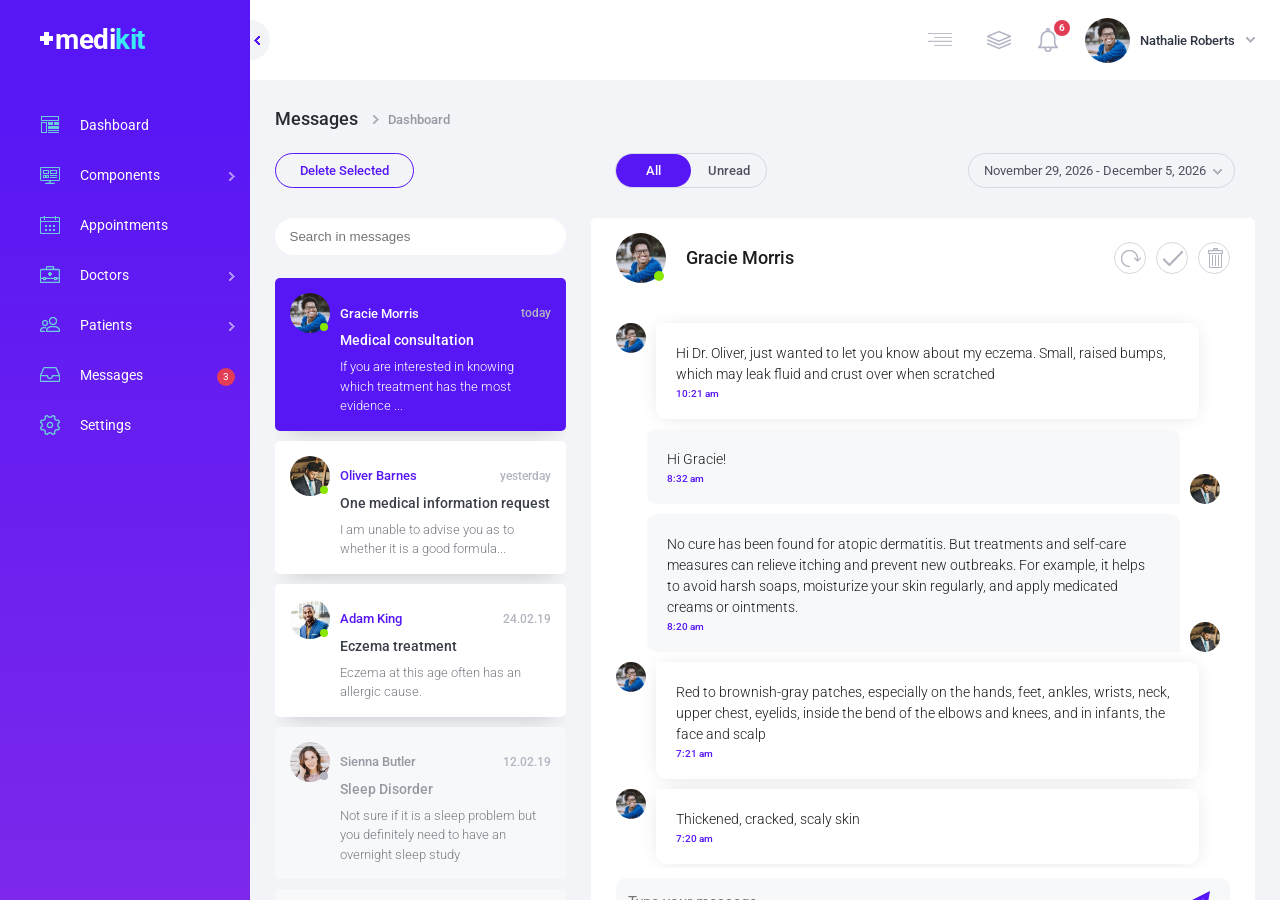
<file: dashboard__messages.html>
<!DOCTYPE html>
<html lang="en">

<!-- Mirrored from smarttemplates.net/medikit/dashboard__messages.html by HTTrack Website Copier/3.x [XR&CO'2014], Thu, 04 Apr 2019 00:52:42 GMT -->
<head>
<meta http-equiv="Content-Type" content="text/html; charset=utf-8" />
<meta name="viewport" content="width=device-width; initial-scale=1; maximum-scale=1" />
<meta name="author" content="SmartTemplates" />
<meta name="description" content="medikit admin dashboard" />
<meta name="keywords" content="medical dashboard, HTML UI KIT, medikit" />
<title>Medikit</title>
<link rel="stylesheet" href="css/swiper.css">
<link rel="stylesheet" href="css/jquery.scrollbar.css">
<link rel="stylesheet" href="css/daterangepicker.css">
<link rel="stylesheet" href="css/select2.css">
<link rel="stylesheet" href="css/ion.rangeSlider.min.css">
<link rel="stylesheet" href="css/dashboard.min.css">
<link href="https://fonts.googleapis.com/css?family=Roboto:300,400,500,700,900" rel="stylesheet"> 
</head>
<body>

<div class="dashboard-wrap">

	<header class="sidebar-header">
		<h1 class="sidebar-header__logo">m<span>edi<strong>kit</strong></span></h1>
	</header>
	
	<!-- Section sidebar -->
	<div class="section section--sidebar" id="sidebar">
	
			<nav class="sidebar-menu"> 
				<ul>
					<li class="dashboard"><a href="dashboard.html"><b>Dashboard</b></a></li>
					<li class="components has-submenu"><a href="#"><b>Components<span class="submenu-arrow"></span></b></a>
						<ul class="sidebar-menu__submenu">
							<li><a href="dashboard__grid.html">Grid</a></li>
							<li><a href="dashboard__charts.html">Charts</a></li>
							<li><a href="dashboard__forms.html">Forms</a></li>
							<li><a href="dashboard__tabs.html">Tabs</a></li>
							<li><a href="dashboard__toggles.html">Toggles</a></li>
							<li><a href="dashboard__tables.html">Tables</a></li>
							<li><a href="dashboard__typography.html">Typography</a></li>
						</ul>
					</li>
					<li class="appointment"><a href="dashboard__appointments.html"><b>Appointments</b></a></li>
					<li class="doctors has-submenu"><a href="#"><b>Doctors<span class="submenu-arrow"></span></b></a>
						<ul class="sidebar-menu__submenu">
							<li><a href="dashboard__doctors-add.html">Add new doctor</a></li>
							<li><a href="dashboard__doctors.html">View all doctors</a></li>
						</ul>
					</li>
					<li class="patients has-submenu"><a href="#"><b>Patients<span class="submenu-arrow"></span></b></a>
						<ul class="sidebar-menu__submenu">
							<li><a href="dashboard__patients-add.html">Add new patient</a></li>
							<li><a href="dashboard__patients.html">View all patients</a></li>
							<li><a href="dashboard__patient.html">Patient profile</a></li>
						</ul>
					</li>		
					<li class="inbox"><a href="dashboard__messages.html"><b>Messages<span class="submenu-bubble">3</span></b></a></li>
					<li class="settings"><a href="#"><b>Settings</b></a></li>
				</ul>
			</nav>
	
	</div>
	
	<!-- Section -->
	<div class="section section--content" id="content">
		<header class="content-header">
		
			<div class="sidebar-resize"></div>
			<div class="mobile-menu"><div class="st-burger-icon st-burger-icon--medium"><span></span></div></div>
			
			<div class="content-header__user content-header__dropdown">  
			    <div class="content-header__user-avatar content-header__dropdown-activate" data-dropdown="userdropdown">
					<div class="content-header__user-thumb"><img src="images/avatar-2.jpg" alt="" title=""/></div>
					<span class="content-header__user-name">Nathalie Roberts</span>
			    </div>  
				<nav class="dropdown-menu dropdown-menu--header dropdown-menu--user-menu " id="userdropdown"> 	
				<h3 class="dropdown-menu__subtitle">User menu</h3>
				<ul>   
				    <li><a href="#">My profile</a></li>
				    <li><a href="#">Activity</a></li>
				    <li><a href="#">Switch account</a></li>
				    <li><a href="#">Support</a></li>
				    <li class="logout"><a href="#" class="button button--general button--red-border">Logout</a></li>
				</ul>
				</nav>
			</div>
			
			<div class="content-header__notifications content-header__dropdown">  
			    <div class="content-header__notifications-icon content-header__icon content-header__dropdown-activate" data-dropdown="notificationsdropdown">
					<img src="images/icons/icons-24-gray/notifications.png" alt="" title=""/>
					<span class="content-header__icon-bubble">6</span>
				</div>  
				<nav class="dropdown-menu dropdown-menu--header dropdown-menu--notifications-menu" id="notificationsdropdown"> 			
				<h3 class="dropdown-menu__subtitle">You have <strong>6</strong> notifications</h3>
				<ul>    
					<li class="d-flex justify-sb"><span class="important">IMPORTANT</span>Michael D. kidney surgery <b class="task-time">today</b></li>
					<li class="d-flex justify-sb"><span class="important">IMPORTANT</span>FLU Alert report generated <b class="task-time">today</b></li>
					
					<li class="d-flex justify-sb"><span>Meeting with <strong>Dr. Joshua</strong> </span> <b class="task-time">tomorrow</b></li>
					<li class="d-flex justify-sb"><span>Remember to create prescriptions for <strong>Alexander P.</strong></span> <b class="task-time">tomorrow</b></li>
					<li class="d-flex justify-sb"><span><strong>Jada Sacks</strong> canceled the appointment at Cardiology, Dr. Michael V. </span> <b class="task-time">24 jan, 19</b></li>
					<li class="d-flex justify-sb"><span>Sarah D. registered as new patient of <strong>Dr. George</strong> at Dermatology </span> <b class="task-time">28 jan, 19</b></li>
					<li class="view-all"><a href="#" class="button button--general button--blue-border">View all</a></li>
				</ul>
				</nav>
			</div>
			
			<div class="content-header__quicklinks content-header__dropdown">  
			        <div class="content-header__quicklinks-icon content-header__icon content-header__dropdown-activate" data-dropdown="quicklinksdropdown">
					<img src="images/icons/icons-24-gray/submenu.png" alt="" title=""/>
				</div>  
				<nav class="dropdown-menu dropdown-menu--header dropdown-menu--quicklinks-menu" id="quicklinksdropdown"> 	
				<h3 class="dropdown-menu__subtitle">Quick links</h3>				
				<ul>
				        <li><a href="#">Add new doctor</a></li>
					<li><a href="#">Add new patient</a></li>
					<li><a href="#">Generate reports</a></li>
				</ul>
				</nav>
			</div>
			
			<div class="mobile-submenu"></div>

			<nav class="content-header__menu">       
				<ul>
					<li class="email selected modal-toggle" data-openpopup="email"><a href="#">Write new message</a></li>
					<li class="prescription modal-toggle" data-openpopup="prescription"><a href="#">Write a prescription</a></li>
					<li class="reports modal-toggle" data-openpopup="reports"><a href="#">Generate report</a></li>
				</ul>
			</nav>
			
		</header>
		<div class="content-subheader">
		
			<div class="content-subheader__titles">
					<h2 class="content-subheader__title">Messages</h2>
					<nav class="content-subheader__breadcrumb-menu">			
							<ul>
								<li><a href="dashboard.html">Dashboard</a></li>
							</ul>
					</nav>
			</div>
			
			
			<div class="content-subheader__options">
			
					<div class="content-subheader__buttons">

							<a href="#" class="button button--blue-border button--general">Delete Selected</a>
					</div>
			
					<div class="content-subheader__switcher switcher">
							<div class="switcher__buttons">
								<div class="switcher__button switcher__button--enabled">All</div> 
								<div class="switcher__button">Unread</div>
								<div class="switcher__border"></div>
							</div>
					</div>
					
					<div class="content-subheader__dropdown" id="reportrange">
						<span class="content-subheader__more show-more show-more--select show-more--select-gray"></span>
					</div>
			
			</div>
			
		</div>
		
		<div class="messages">					  
			<div class="messages__sidebar">
				<div class="messages__header">
					<form action="#">
						<input type="text" name="searchinbox" class="form__input form__input--sm" value="" placeholder="Search in messages" />
					</form>
				</div>
				<div class="messages__all scrollbar-macosx">
					<div class="message__short new selected">
						<div class="message__short-header">
							<div class="messages__short-thumb"><img src="images/avatar-2.jpg" alt="" title=""/><span class="status status--online"></span></div>
							<div class="messages__short-name">Gracie Morris</div>
							<div class="messages__short-date">today</div>	
						</div>
						<div class="message__short-content">
							<h4 class="messages__short-title">Medical consultation</h4>
							<p class="messages__short-text">If you are interested in knowing which treatment has the most evidence ...</p>
						</div>
					</div>
					
					<div class="message__short new">
						<div class="message__short-header">
							<div class="messages__short-thumb"><img src="images/avatar-1.jpg" alt="" title=""/><span class="status status--online"></span></div>
							<div class="messages__short-name">Oliver Barnes</div>
							<div class="messages__short-date">yesterday</div>	
						</div>
						<div class="message__short-content">
							<h4 class="messages__short-title">One medical information request</h4>
							<p class="messages__short-text">I am unable to advise you as to whether it is a good formula...</p>
						</div>
					</div>
					
					<div class="message__short new">
						<div class="message__short-header">
							<div class="messages__short-thumb"><img src="images/avatar-4.jpg" alt="" title=""/><span class="status status--online"></span></div>
							<div class="messages__short-name">Adam King</div>
							<div class="messages__short-date">24.02.19</div>	
						</div>
						<div class="message__short-content">
							<h4 class="messages__short-title">Eczema treatment</h4>
							<p class="messages__short-text">Eczema at this age often has an allergic cause.</p>
						</div>
					</div>
					
					<div class="message__short">
						<div class="message__short-header">
							<div class="messages__short-thumb"><img src="images/avatar-5.jpg" alt="" title=""/><span class="status status--offline"></span></div>
							<div class="messages__short-name">Sienna Butler</div>
							<div class="messages__short-date">12.02.19</div>	
						</div>
						<div class="message__short-content">
							<h4 class="messages__short-title">Sleep Disorder</h4>
							<p class="messages__short-text">Not sure if it is a sleep problem but you definitely need to have an overnight sleep study</p>
						</div>
					</div>
					
					
					<div class="message__short">
						<div class="message__short-header">
							<div class="messages__short-thumb"><img src="images/avatar-6.jpg" alt="" title=""/></div>
							<div class="messages__short-name">Emma Williams</div>
							<div class="messages__short-date">17.01.19</div>	
						</div>
						<div class="message__short-content">
							<h4 class="messages__short-title">One medical information request</h4>
							<p class="messages__short-text">I am unable to advise you as to whether it is a good formula...</p>
						</div>
					</div>
					
					<div class="message__short">
						<div class="message__short-header">
							<div class="messages__short-thumb"><img src="images/avatar-7.jpg" alt="" title=""/></div>
							<div class="messages__short-name">Ava Jones</div>
							<div class="messages__short-date">24.01.19</div>	
						</div>
						<div class="message__short-content">
							<h4 class="messages__short-title">Chest radiology</h4>
							<p class="messages__short-text">Eczema at this age often has an allergic cause.</p>
						</div>
					</div>
					
					<div class="message__short">
						<div class="message__short-header">
							<div class="messages__short-thumb"><img src="images/avatar-1.jpg" alt="" title=""/></div>
							<div class="messages__short-name">Alexander Davies</div>
							<div class="messages__short-date">05.01.19</div>	
						</div>
						<div class="message__short-content">
							<h4 class="messages__short-title">General examination</h4>
							<p class="messages__short-text">Not sure if it is a sleep problem but you definitely need to have an overnight sleep study</p>
						</div>
					</div>
				</div>
			</div>
			<div class="messages__details">
				<div class="messages__header messages__header--details">
				        <div class="messages__header-thumb"><img src="images/avatar-2.jpg" alt="" title=""/><span class="status status--online"></span></div>
					<div class="messages__header-user">Gracie Morris</div>
					<div class="messages__header-buttons">
						<button class="button button--round"><img src="images/icons/icons-20-gray/refresh.png" alt="" title=""/></button>
						<button class="button button--round"><img src="images/icons/icons-20-gray/checked.png" alt="" title=""/></button>
						<button class="button button--round"><img src="images/icons/icons-20-gray/delete.png" alt="" title=""/></button>
					</div>
				</div>
				<div class="messages__detailed scrollbar-macosx">

				  <ul class="conversation">

					  <li class="conversation__row conversation__row--received">
						  <div class="conversation__avatar"><img src="images/avatar-2.jpg" alt="" title="" /></div>
						  
						  <div class="conversation__content">
								<p>Hi Dr. Oliver, just wanted to let you know about my eczema. Small, raised bumps, which may leak fluid and crust over when scratched </p>
							<span class="conversation__time">10:21 am</span>
						  </div>
						  
					  </li>
					  <li class="conversation__row conversation__row--sent">
						  <div class="conversation__content">
								<p>Hi Gracie!</p>
							   <span class="conversation__time">8:32 am</span>
						  </div>
						  <div class="conversation__avatar"></span><img src="images/avatar-1.jpg" alt="" title="" /></div>
					  </li>  
					  <li class="conversation__row conversation__row--sent">
						  <div class="conversation__content">
								<p>No cure has been found for atopic dermatitis. But treatments and self-care measures can relieve itching and prevent new outbreaks. For example, it helps to avoid harsh soaps, moisturize your skin regularly, and apply medicated creams or ointments.</p>
							   <span class="conversation__time">8:20 am</span>
						  </div>
						  <div class="conversation__avatar"></span><img src="images/avatar-1.jpg" alt="" title="" /></div>
					  </li>  	  
					  <li class="conversation__row conversation__row--received">
						  <div class="conversation__avatar"></span><img src="images/avatar-2.jpg" alt="" title="" /></div>
						  
						  <div class="conversation__content">
								<p>Red to brownish-gray patches, especially on the hands, feet, ankles, wrists, neck, upper chest, eyelids, inside the bend of the elbows and knees, and in infants, the face and scalp</p>
							<span class="conversation__time">7:21 am</span>
						  </div>
						  
					  </li>
					  <li class="conversation__row conversation__row--received">
						  <div class="conversation__avatar"><img src="images/avatar-2.jpg" alt="" title="" /></div>
						  
						  <div class="conversation__content">
								<p>Thickened, cracked, scaly skin</p>
							<span class="conversation__time">7:20 am</span>
						  </div>
						  
					  </li>
					  <li class="conversation__row conversation__row--sent">
						  <div class="conversation__content">
								<p>Atopic dermatitis most often begins before age 5 and may persist into adolescence and adulthood. For some people, it flares periodically and then clears up for a time, even for several years.</p>
							   <span class="conversation__time">7:00 am</span>
						  </div>
						  <div class="conversation__avatar"><img src="images/avatar-1.jpg" alt="" title="" /></div>
					  </li> 
					  <li class="conversation__row conversation__row--received  conversation__row--undread">
						  <div class="conversation__avatar"><img src="images/avatar-2.jpg" alt="" title="" /></div>
						  
						  <div class="conversation__content">
								<p>Healthy skin helps retain moisture and protects you from bacteria, irritants and allergens. Eczema is related to a gene variation that affects the skin's ability to provide this protection. This allows your skin to be affected by environmental factors, irritants and allergens.</p>
							<span class="conversation__time">7:21 am</span>
						  </div>
						  
					  </li>  
				  </ul>
					
					
				</div>
				<div class="messages__footer">
			
						<form action="#" class="messages__footer-form">
							<textarea type="textarea" class="messages__footer-textarea" id="" name="" placeholder="Type your message..."></textarea>
							<a href="#" class="messages__footer-submit"><img src="images/send.png" alt="" title="" /></a>
						</form>
		
				</div>
			</div>
		</div>




	</div>
	
</div> <!--  Wrap end -->

<div class="section section-panel" id="panel">
	<div class="panel-resize"></div>
	<div class="section-panel__content scrollbar-macosx">
		

		<div class="grid">
			
		        <div class="grid__row">	
				<div class="grid__col grid__col--padding">
					<div class="grid__row">
						<div class="grid__col grid__col--margin">
							<h3 class="grid__col-title">Settings Panel</h3>
						</div>		
					</div>
					<div class="grid__row align-c">
						<div class="grid__col grid__col--12 grid__col--margin">
							<label class="form__label pb0">ENABLED OPTION</label>
						</div>
						<div class="grid__col grid__col--12 grid__col--margin">
							<div class="form__switcher">
								<label class="switch">
								<input class="switch__input" type="checkbox" data-role="none" checked />
								<span class="switch__label" data-on="On" data-off="Off"></span> <span class="switch__handle"></span>
								</label>
							</div>
						</div>
					</div>
					<div class="grid__row align-c">
						<div class="grid__col grid__col--12 grid__col--margin">
							<label class="form__label pb0">DISABLED OPTION</label>
						</div>
						<div class="grid__col grid__col--12 grid__col--margin">
							<div class="form__switcher">
								<label class="switch">
								<input class="switch__input" type="checkbox" data-role="none"/>
								<span class="switch__label" data-on="On" data-off="Off"></span> <span class="switch__handle"></span>
								</label>
							</div>
						</div>
					</div>
					<div class="grid__row align-c">
						<div class="grid__col grid__col--12 grid__col--margin">
							<label class="form__label pb0">ENABLED OPTION</label>
						</div>
						<div class="grid__col grid__col--12 grid__col--margin">
							<div class="form__switcher">
								<label class="switch">
								<input class="switch__input" type="checkbox" data-role="none" checked />
								<span class="switch__label" data-on="On" data-off="Off"></span> <span class="switch__handle"></span>
								</label>
							</div>
						</div>
					</div>
					<div class="grid__row align-c">
						<div class="grid__col grid__col--12 grid__col--margin">
							<label class="form__label pb0">DISABLED OPTION</label>
						</div>
						<div class="grid__col grid__col--12 grid__col--margin">
							<div class="form__switcher">
								<label class="switch">
								<input class="switch__input" type="checkbox" data-role="none"/>
								<span class="switch__label" data-on="On" data-off="Off"></span> <span class="switch__handle"></span>
								</label>
							</div>
						</div>
					</div>
					<div class="grid__row">
						<div class="grid__col grid__col--margin">
							<h3 class="grid__col-title">Custom radios</h3>
						</div>		
					</div>
					<div class="grid__row">
						<div class="grid__col grid__col--margin">
							<label class="form__label">CUSTOM RADIO SETTINGS</label>
							<div class="form__radio">
								<input type="radio" name="cr" id="cr1" value="1" checked /><label for="cr1">Radio option</label>
							</div>
							<div class="form__radio">
								<input type="radio" name="cr" id="cr2" value="2" /><label for="cr2">Radio option</label>
							</div>
							<div class="form__radio">
								<input type="radio" name="cr" id="cr3" value="3" /><label for="cr3">Radio option</label>
							</div>
						</div>
					</div>
					<div class="grid__row">
						<div class="grid__col grid__col--margin">
							<h3 class="grid__col-title">Custom checkboxes</h3>
						</div>		
					</div>
					<div class="grid__row">
						<div class="grid__col grid__col--margin">
							<label class="form__label">CUSTOM CHECKBOX SETTINGS</label>
							<div class="form__checkbox">
								<input type="checkbox" name="cc1" id="cc1" value="1" checked /><label for="cc1">Checkbox option</label>
							</div>
							<div class="form__checkbox">
								<input type="checkbox" name="cc2" id="cc2" value="2" /><label for="cc2">Checkbox option</label>
							</div>
							<div class="form__checkbox">
								<input type="checkbox" name="cc3" id="cc3" value="3" /><label for="cc3">Checkbox option</label>
							</div>
						</div>
					</div>
					

					<div class="grid__row">
						<div class="grid__col grid__col--margin">
							<h3 class="grid__col-title">Custom Slider</h3>
						</div>		
					</div>
					<div class="grid__row">
						<div class="grid__col grid__col--margin">
							<label class="form__label">CUSTOM SINGLE SLIDER</label>
								<input type="text" class="js-slider" name="my_range" value="" />
						</div>
					</div>
					<div class="grid__row">
						<div class="grid__col grid__col--margin mb0">
							<label class="form__label">CUSTOM RANGE SLIDER</label>
								<input type="text" class="js-range-slider" name="my_range" value="" />
						</div>
					</div>
				</div>

			</div>
		</div> <!-- End of Grid -->	
	</div>
</div>  <!-- End of right panel -->

  <!-- Modal - Email --> 
<div class="modal modal--email">
		
		<div class="modal__overlay modal__overlay--toggle"></div>
		<div class="modal__wrapper modal-transition">
		  
		<div class="modal__body">
			<div class="modal__header">
				<h2 class="modal__header-title">Write a new message</h2>
				<div class="modal__close modal__overlay--toggle"><span></span></div>
			</div>
			<div class="modal__content">					
		
				<div class="grid">
					<div class="grid__row grid__row--margin">
						<div class="grid__col grid__col--margin">
							<h3 class="grid__col-title">Message Information</h3>
						</div>		
					</div>
					<div class="grid__row grid__row--margin">
						<div class="grid__col grid__col--margin">
							<label class="form__label">To:</label>
							<select class="custom-select" name="appname">
								<option value="Patient Name">Emma Williams</option>
								<option value="Patient Name">Olivia Johnson</option>
								<option value="Patient Name">Ava Jones</option>
								<option value="Patient Name">Isabella Brown</option>
								<option value="Patient Name">Sophia Davis</option>
								<option value="Patient Name">Mia Latin</option>
								<option value="Patient Name">Amelia Miller</option>
								<option value="Patient Name">Charlotte Wilson</option>
								<option value="Patient Name">Abigail Moore</option>
								<option value="Patient Name">Emily Anderson</option>
								<option value="Patient Name">Harper Thomas</option>
								<option value="Patient Name">Evelyn Jackson</option>
								<option value="Patient Name">Madison Taylor</option>
								<option value="Patient Name">Victoria White</option>
								<option value="Patient Name">Sofia Harris</option>
								<option value="Patient Name">Scarlett Martin</option>
								<option value="Patient Name">Aria Thompson</option>
								<option value="Patient Name">Elizabeth Robinson</option>
								<option value="Patient Name">Camila Lewis</option>
								<option value="Patient Name">Layla Garcia</option>
								<option value="Patient Name">Ella Walker</option>
								<option value="Patient Name">Chloe Clark</option>
								<option value="Patient Name">Zoey Rodriguez</option>
								<option value="Patient Name">Penelope Martinez</option>
								<option value="Patient Name">Matthew Jones</option>
								<option value="Patient Name">Benjamin Brown</option>
								<option value="Patient Name">Alexander Davies</option>
								<option value="Patient Name">William Evans</option>
								<option value="Patient Name">Daniel Smith</option>
								<option value="Patient Name">Jayden Taylor</option>
								<option value="Patient Name">Oliver Thomas</option>
								<option value="Patient Name">Carter Roberts</option>
								<option value="Patient Name">Sebastian Walker</option>
								<option value="Patient Name">Joseph Johnson</option>
								<option value="Patient Name">David Thompson</option>
								<option value="Patient Name">Gabriel Wood</option>
								<option value="Patient Name">Julian Robinson</option>
								<option value="Patient Name">Jackson Wright</option>
								<option value="Patient Name">Anthony King</option>
								<option value="Patient Name">Dylan Cooper</option>
							</select>
						</div>
					</div>

					<div class="grid__row grid__row--margin">
						<div class="grid__col grid__col--margin">
									<label class="form__label">SUBJECT</label>
									<input type="text" name="subject" class="form__input" value="" />
						</div>
					</div>
					<div class="grid__row grid__row--margin">
						<div class="grid__col grid__col--margin">
									<label class="form__label">MESSAGE</label>
									<textarea name="message" class="form__textarea" placeholder="You message here"></textarea>
						</div>
					</div>	

					<div class="grid__row grid__row--margin">
						<div class="grid__col grid__col--margin">
							<input type="submit" name="submit" class="button button--submit button--blue-bg" id="submit" value="SEND" />	
						</div>
					</div>
				</div> <!-- End of Grid -->

			</div> 

			
		</div>

		</div>
 </div> 
 
  <!-- Modal - prescription --> 
<div class="modal modal--prescription">
		
		<div class="modal__overlay modal__overlay--toggle"></div>
		<div class="modal__wrapper modal-transition">
		  
		<div class="modal__body">
			<div class="modal__header">
				<h2 class="modal__header-title">Make a prescription</h2>
				<div class="modal__close modal__overlay--toggle"><span></span></div>
			</div>
			<div class="modal__content">					
		
				<div class="grid">
					<div class="grid__row grid__row--margin">
						<div class="grid__col grid__col--margin">
							<h3 class="grid__col-title">Patient Information</h3>
						</div>		
					</div>
					<div class="grid__row grid__row--margin">
						<div class="grid__col grid__col--13 grid__col--margin">
							<label class="form__label">PATIENT NAME</label>
							<select class="custom-select" name="appname">
								<option value="Patient Name">Emma Williams</option>
								<option value="Patient Name">Olivia Johnson</option>
								<option value="Patient Name">Ava Jones</option>
								<option value="Patient Name">Isabella Brown</option>
								<option value="Patient Name">Sophia Davis</option>
								<option value="Patient Name">Mia Latin</option>
								<option value="Patient Name">Amelia Miller</option>
								<option value="Patient Name">Charlotte Wilson</option>
								<option value="Patient Name">Abigail Moore</option>
								<option value="Patient Name">Emily Anderson</option>
								<option value="Patient Name">Harper Thomas</option>
								<option value="Patient Name">Evelyn Jackson</option>
								<option value="Patient Name">Madison Taylor</option>
								<option value="Patient Name">Victoria White</option>
								<option value="Patient Name">Sofia Harris</option>
								<option value="Patient Name">Scarlett Martin</option>
								<option value="Patient Name">Aria Thompson</option>
								<option value="Patient Name">Elizabeth Robinson</option>
								<option value="Patient Name">Camila Lewis</option>
								<option value="Patient Name">Layla Garcia</option>
								<option value="Patient Name">Ella Walker</option>
								<option value="Patient Name">Chloe Clark</option>
								<option value="Patient Name">Zoey Rodriguez</option>
								<option value="Patient Name">Penelope Martinez</option>
								<option value="Patient Name">Matthew Jones</option>
								<option value="Patient Name">Benjamin Brown</option>
								<option value="Patient Name">Alexander Davies</option>
								<option value="Patient Name">William Evans</option>
								<option value="Patient Name">Daniel Smith</option>
								<option value="Patient Name">Jayden Taylor</option>
								<option value="Patient Name">Oliver Thomas</option>
								<option value="Patient Name">Carter Roberts</option>
								<option value="Patient Name">Sebastian Walker</option>
								<option value="Patient Name">Joseph Johnson</option>
								<option value="Patient Name">David Thompson</option>
								<option value="Patient Name">Gabriel Wood</option>
								<option value="Patient Name">Julian Robinson</option>
								<option value="Patient Name">Jackson Wright</option>
								<option value="Patient Name">Anthony King</option>
								<option value="Patient Name">Dylan Cooper</option>
							</select>
						</div>
						<div class="grid__col grid__col--13 grid__col--margin">
									<label class="form__label">DATE OR BIRTH</label>
									<input type="text" name="birthday" class="form__input" value="02/03/1983" />
						</div>
						<div class="grid__col grid__col--13 grid__col--margin">
									<label class="form__label">PHONE</label>
									<input type="text" name="appphone" class="form__input" value="" />
						</div>
					</div>
					<div class="grid__row  grid__row--margin">
						<div class="grid__col grid__col--margin">
							<h3 class="grid__col-title">Prescription Information</h3>
						</div>		
					</div>
					<div class="grid__row grid__row--margin">
						<div class="grid__col grid__col--12 grid__col--margin">
							<label class="form__label">MEDICATION</label>
							<select class="custom-select" name="applocation">
									<option value="Acetaminophen">Acetaminophen</option>
									<option value="Adderall">Adderall</option>
									<option value="Alprazolam">Alprazolam</option>
									<option value="Amitriptyline">Amitriptyline</option>
									<option value="Amlodipine">Amlodipine</option>
									<option value="Amoxicillin">Amoxicillin</option>
									<option value="Ativan">Ativan</option>
									<option value="Atorvastatin">Atorvastatin</option>
									<option value="Azithromycin">Azithromycin</option>
									<option value="Ciprofloxacin">Ciprofloxacin</option>
									<option value="Citalopram">Citalopram</option>
									<option value="Clindamycin">Clindamycin</option>
									<option value="Clonazepam">Clonazepam</option>
									<option value="Codeine">Codeine</option>
									<option value="Cyclobenzaprine">Cyclobenzaprine</option>
									<option value="Cymbalta">Cymbalta</option>
									<option value="Doxycycline">Doxycycline</option>
									<option value="Gabapentin">Gabapentin</option>
									<option value="Hydrochlorothiazide">Hydrochlorothiazide</option>
									<option value="Ibuprofen">Ibuprofen</option>
							</select>
						</div>
						<div class="grid__col grid__col--12 grid__col--margin">
									<label class="form__label">PERIOD FOR MEDICATION</label>
									<input type="text" name="dates" class="form__input" value="" />
						</div>
					</div>
					<div class="grid__row grid__row--margin">
						<div class="grid__col grid__col--margin">
							<h3 class="grid__col-title">Doctor Information</h3>
						</div>		
					</div>
					<div class="grid__row grid__row--margin">
						<div class="grid__col grid__col--13 grid__col--margin">
									<label class="form__label">DOCTOR</label>
									<select class="custom-select" name="apptype">
										<option value="Patient Name">Dr. Alexander Davies</option>
										<option value="Patient Name">Dr. William Evans</option>
										<option value="Patient Name">Dr. Daniel Smith</option>
										<option value="Patient Name">Dr. Jayden Taylor</option>
										<option value="Patient Name">Dr. Oliver Thomas</option>
										<option value="Patient Name">Dr. Carter Roberts</option>
										<option value="Patient Name">Dr. Sebastian Walker</option>
										<option value="Patient Name">Dr. Joseph Johnson</option>
										<option value="Patient Name">Dr. David Thompson</option>
										<option value="Patient Name">Dr. Gabriel Wood</option>
										<option value="Patient Name">Dr. Julian Robinson</option>
									</select>
						</div>
						<div class="grid__col grid__col--23 grid__col--margin">
									<label class="form__label">NOTES</label>
									<input name="notes" id="notes" class="form__input" type="text" />
						</div>
					</div>
					<div class="grid__row grid__row--margin">
						<div class="grid__col grid__col--margin">
							<input type="submit" name="submit" class="button button--submit button--inline button--blue-bg" id="submit" value="SAVE PRESCRIPTION" />
							<input type="submit" name="submit" class="button button--submit button--inline button--blue-bg" id="submit" value="SAVE &amp; PRINT" />								
						</div>
					</div>
				</div> <!-- End of Grid -->

			</div> 

			
		</div>

		</div>
 </div> 
 
 
   <!-- Modal - reports --> 
<div class="modal modal--reports">
		
		<div class="modal__overlay modal__overlay--toggle"></div>
		<div class="modal__wrapper modal-transition">
		  
		<div class="modal__body">
			<div class="modal__header">
				<h2 class="modal__header-title">Generate report</h2>
				<div class="modal__close modal__overlay--toggle"><span></span></div>
			</div>
			<div class="modal__content">					
		
				<div class="grid">
					<div class="grid__row grid__row--margin">
						<div class="grid__col grid__col--margin">
							<h3 class="grid__col-title">Patient Information</h3>
						</div>		
					</div>
					<div class="grid__row grid__row--margin">
						<div class="grid__col grid__col--13 grid__col--margin">
							<label class="form__label">PATIENT NAME</label>
							<select class="custom-select" name="appname">
								<option value="Patient Name">Emma Williams</option>
								<option value="Patient Name">Olivia Johnson</option>
								<option value="Patient Name">Ava Jones</option>
								<option value="Patient Name">Isabella Brown</option>
								<option value="Patient Name">Sophia Davis</option>
								<option value="Patient Name">Mia Latin</option>
								<option value="Patient Name">Amelia Miller</option>
								<option value="Patient Name">Charlotte Wilson</option>
								<option value="Patient Name">Abigail Moore</option>
								<option value="Patient Name">Emily Anderson</option>
								<option value="Patient Name">Harper Thomas</option>
								<option value="Patient Name">Evelyn Jackson</option>
								<option value="Patient Name">Madison Taylor</option>
								<option value="Patient Name">Victoria White</option>
								<option value="Patient Name">Sofia Harris</option>
								<option value="Patient Name">Scarlett Martin</option>
								<option value="Patient Name">Aria Thompson</option>
								<option value="Patient Name">Elizabeth Robinson</option>
								<option value="Patient Name">Camila Lewis</option>
								<option value="Patient Name">Layla Garcia</option>
								<option value="Patient Name">Ella Walker</option>
								<option value="Patient Name">Chloe Clark</option>
								<option value="Patient Name">Zoey Rodriguez</option>
								<option value="Patient Name">Penelope Martinez</option>
								<option value="Patient Name">Matthew Jones</option>
								<option value="Patient Name">Benjamin Brown</option>
								<option value="Patient Name">Alexander Davies</option>
								<option value="Patient Name">William Evans</option>
								<option value="Patient Name">Daniel Smith</option>
								<option value="Patient Name">Jayden Taylor</option>
								<option value="Patient Name">Oliver Thomas</option>
								<option value="Patient Name">Carter Roberts</option>
								<option value="Patient Name">Sebastian Walker</option>
								<option value="Patient Name">Joseph Johnson</option>
								<option value="Patient Name">David Thompson</option>
								<option value="Patient Name">Gabriel Wood</option>
								<option value="Patient Name">Julian Robinson</option>
								<option value="Patient Name">Jackson Wright</option>
								<option value="Patient Name">Anthony King</option>
								<option value="Patient Name">Dylan Cooper</option>
							</select>
						</div>
						<div class="grid__col grid__col--13 grid__col--margin">
									<label class="form__label">DATE OR BIRTH</label>
									<input type="text" name="birthday" class="form__input" value="02/03/1983" />
						</div>
						<div class="grid__col grid__col--13 grid__col--margin">
									<label class="form__label">PHONE</label>
									<input type="text" name="appphone" class="form__input" value="" />
						</div>
					</div>
					<div class="grid__row  grid__row--margin">
						<div class="grid__col grid__col--margin">
							<h3 class="grid__col-title">Report Information</h3>
						</div>		
					</div>
					<div class="grid__row grid__row--margin">
						<div class="grid__col grid__col--12 grid__col--margin">
							<label class="form__label">REPORT TYPE</label>
							<select class="custom-select" name="applocation">
									<option value="Diseases">Diseases report</option>
									<option value="Activity">Activity report</option>
							</select>
						</div>
						<div class="grid__col grid__col--12 grid__col--margin">
									<label class="form__label">REPORT PERIOD</label>
									<input type="text" name="dates" class="form__input" value="" />
						</div>
					</div>
					<div class="grid__row grid__row--margin">
						<div class="grid__col grid__col--margin">
							<h3 class="grid__col-title">Doctor Information</h3>
						</div>		
					</div>
					<div class="grid__row grid__row--margin">
						<div class="grid__col grid__col--13 grid__col--margin">
									<label class="form__label">Generated by Doctor</label>
									<select class="custom-select" name="apptype">
										<option value="Patient Name">Dr. Alexander Davies</option>
										<option value="Patient Name">Dr. William Evans</option>
										<option value="Patient Name">Dr. Daniel Smith</option>
										<option value="Patient Name">Dr. Jayden Taylor</option>
										<option value="Patient Name">Dr. Oliver Thomas</option>
										<option value="Patient Name">Dr. Carter Roberts</option>
										<option value="Patient Name">Dr. Sebastian Walker</option>
										<option value="Patient Name">Dr. Joseph Johnson</option>
										<option value="Patient Name">Dr. David Thompson</option>
										<option value="Patient Name">Dr. Gabriel Wood</option>
										<option value="Patient Name">Dr. Julian Robinson</option>
									</select>
						</div>
						<div class="grid__col grid__col--23 grid__col--margin">
									<label class="form__label">NOTES</label>
									<input name="notes" id="notes" class="form__input" type="text" />
						</div>
					</div>
					<div class="grid__row grid__row--margin">
						<div class="grid__col grid__col--margin">
							<input type="submit" name="submit" class="button button--submit button--blue-bg" id="submit" value="GENERATE REPORT" />							
						</div>
					</div>
				</div> <!-- End of Grid -->

			</div> 

			
		</div>

		</div>
 </div> 

<script src="js/jquery-3.3.1.min.js"></script>
<script src="js/moment.min.js"></script>
<script src="js/daterangepicker.min.js"></script>
<script src="js/jquery.scrollbar.js"></script>
<script src="js/swiper.min.js"></script>
<script src="js/select2.min.js"></script>
<script src="js/ion.rangeSlider.min.js"></script>
<script src="js/jquery.dashboard-custom.js"></script>
</body>

<!-- Mirrored from smarttemplates.net/medikit/dashboard__messages.html by HTTrack Website Copier/3.x [XR&CO'2014], Thu, 04 Apr 2019 00:52:43 GMT -->
</html>
</file>
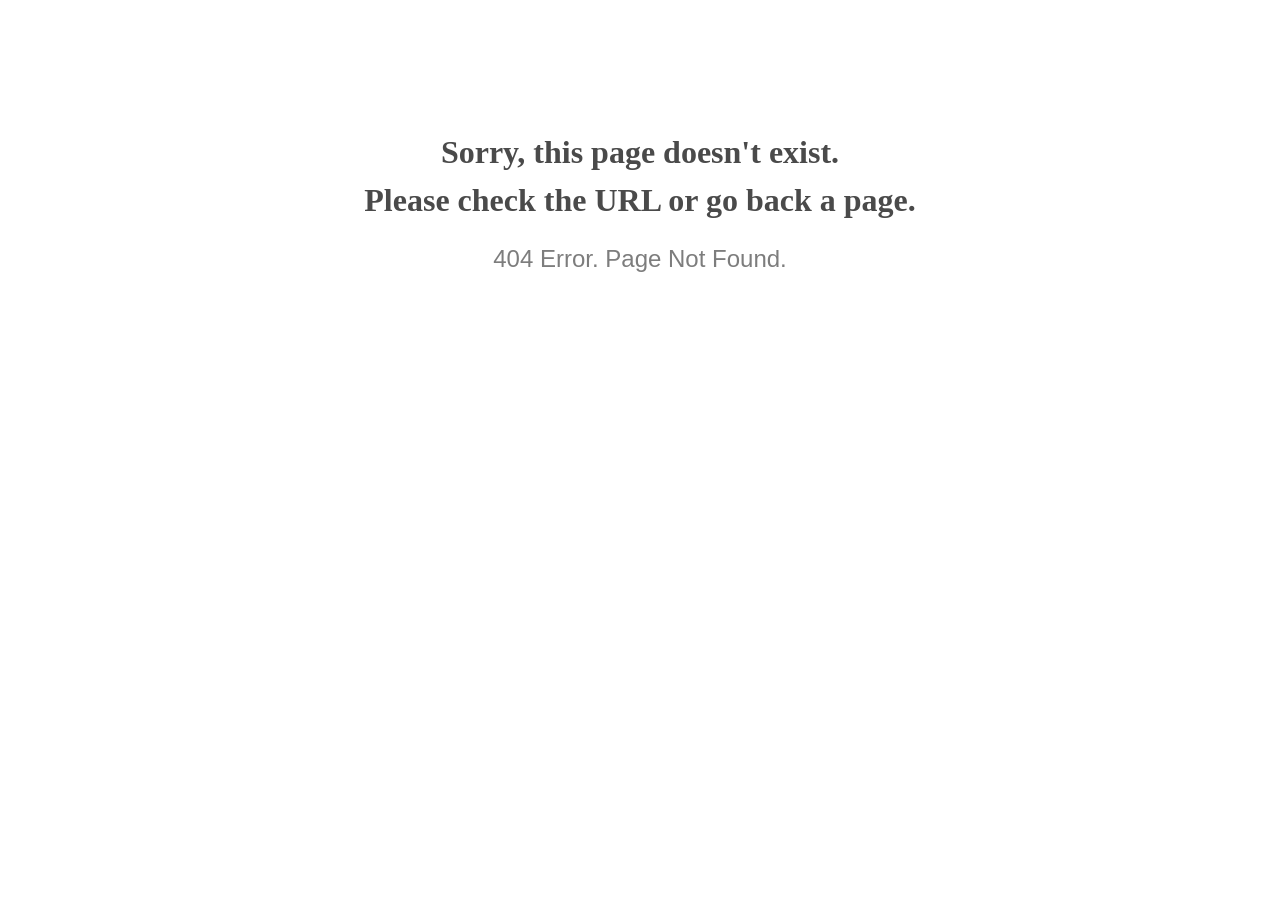
<file: dashboard__patient-profile.html>
<!doctype html>
<html lang="en">
<head>
  <meta charset="utf-8">
  <meta http-equiv="x-ua-compatible" content="ie=edge">
  <title>404 Error</title>
  <meta name="viewport" content="width=device-width, initial-scale=1">
  <style>
    @media screen and (max-width:500px) {
      body { font-size: .6em; } 
    }
  </style>
</head>

<body style="text-align: center;">

  <h1 style="font-family: Georgia, serif; color: #4a4a4a; margin-top: 4em; line-height: 1.5;">
    Sorry, this page doesn't exist.<br>Please check the URL or go back a page.
  </h1>
  
  <h2 style="  font-family: Verdana, sans-serif; color: #7d7d7d; font-weight: 300;">
    404 Error. Page Not Found.
  </h2>
  
</body>

</html>
</file>
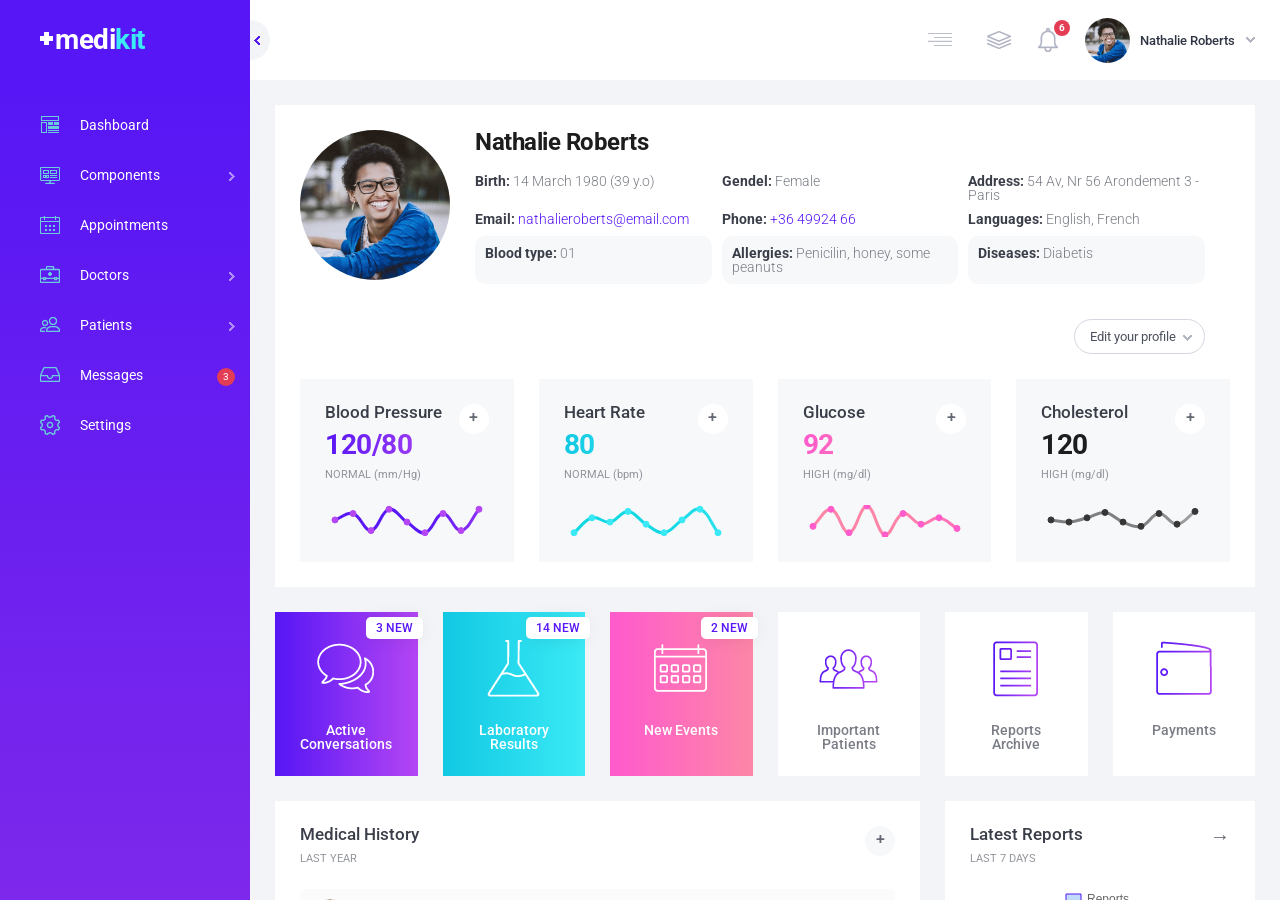
<file: dashboard__patient.html>
<!DOCTYPE html>
<html lang="en">

<!-- Mirrored from smarttemplates.net/medikit/dashboard__patient.html by HTTrack Website Copier/3.x [XR&CO'2014], Thu, 04 Apr 2019 00:52:40 GMT -->
<head>
<meta http-equiv="Content-Type" content="text/html; charset=utf-8" />
<meta name="viewport" content="width=device-width; initial-scale=1; maximum-scale=1" />
<meta name="author" content="SmartTemplates" />
<meta name="description" content="medikit admin dashboard" />
<meta name="keywords" content="medical dashboard, HTML UI KIT, medikit" />
<title>Medikit</title>
<link rel="stylesheet" href="css/swiper.css">
<link rel="stylesheet" href="css/jquery.scrollbar.css">
<link rel="stylesheet" href="css/daterangepicker.css">
<link rel="stylesheet" href="css/select2.css">
<link rel="stylesheet" href="css/ion.rangeSlider.min.css">
<link rel="stylesheet" href="css/dashboard.min.css">
<link href="https://fonts.googleapis.com/css?family=Roboto:300,400,500,700,900" rel="stylesheet">  
</head>
<body>

<div class="dashboard-wrap">

	<header class="sidebar-header">
		<h1 class="sidebar-header__logo">m<span>edi<strong>kit</strong></span></h1>
	</header>
	
	<!-- Left Sidebar -->
	<div class="section section--sidebar" id="sidebar">
	
			<nav class="sidebar-menu"> 
				<ul>
					<li class="dashboard"><a href="dashboard.html"><b>Dashboard</b></a></li>
					<li class="components has-submenu"><a href="#"><b>Components<span class="submenu-arrow"></span></b></a>
						<ul class="sidebar-menu__submenu">
							<li><a href="dashboard__grid.html">Grid</a></li>
							<li><a href="dashboard__charts.html">Charts</a></li>
							<li><a href="dashboard__forms.html">Forms</a></li>
							<li><a href="dashboard__tabs.html">Tabs</a></li>
							<li><a href="dashboard__toggles.html">Toggles</a></li>
							<li><a href="dashboard__tables.html">Tables</a></li>
							<li><a href="dashboard__typography.html">Typography</a></li>
						</ul>
					</li>
					<li class="appointment"><a href="dashboard__appointments.html"><b>Appointments</b></a></li>
					<li class="doctors has-submenu"><a href="#"><b>Doctors<span class="submenu-arrow"></span></b></a>
						<ul class="sidebar-menu__submenu">
							<li><a href="dashboard__doctors-add.html">Add new doctor</a></li>
							<li><a href="dashboard__doctors.html">View all doctors</a></li>
						</ul>
					</li>
					<li class="patients has-submenu"><a href="#"><b>Patients<span class="submenu-arrow"></span></b></a>
						<ul class="sidebar-menu__submenu">
							<li><a href="dashboard__patients-add.html">Add new patient</a></li>
							<li><a href="dashboard__patients.html">View all patients</a></li>
							<li><a href="dashboard__patient.html">Patient profile</a></li>
						</ul>
					</li>		
					<li class="inbox"><a href="dashboard__messages.html"><b>Messages<span class="submenu-bubble">3</span></b></a></li>
					<li class="settings"><a href="#"><b>Settings</b></a></li>
				</ul>
			</nav>
	
	</div>
	
	<!-- Content -->
	<div class="section section--content" id="content">
		<header class="content-header">
		
			<div class="sidebar-resize"></div>
			<div class="mobile-menu"><div class="st-burger-icon st-burger-icon--medium"><span></span></div></div>
			
			<div class="content-header__user content-header__dropdown">  
			    <div class="content-header__user-avatar content-header__dropdown-activate" data-dropdown="userdropdown">
					<div class="content-header__user-thumb"><img src="images/avatar-2.jpg" alt="" title=""/></div>
					<span class="content-header__user-name">Nathalie Roberts</span>
			    </div>  
				<nav class="dropdown-menu dropdown-menu--header dropdown-menu--user-menu " id="userdropdown"> 	
				<h3 class="dropdown-menu__subtitle">User menu</h3>
				<ul>   
				    <li><a href="#">My profile</a></li>
				    <li><a href="#">Activity</a></li>
				    <li><a href="#">Switch account</a></li>
				    <li><a href="#">Support</a></li>
				    <li class="logout"><a href="#" class="button button--general button--red-border">Logout</a></li>
				</ul>
				</nav>
			</div>
			
			<div class="content-header__notifications content-header__dropdown">  
			    <div class="content-header__notifications-icon content-header__icon content-header__dropdown-activate" data-dropdown="notificationsdropdown">
					<img src="images/icons/icons-24-gray/notifications.png" alt="" title=""/>
					<span class="content-header__icon-bubble">6</span>
				</div>  
				<nav class="dropdown-menu dropdown-menu--header dropdown-menu--notifications-menu" id="notificationsdropdown"> 			
				<h3 class="dropdown-menu__subtitle">You have <strong>6</strong> notifications</h3>
				<ul>    
					<li class="d-flex justify-sb"><span class="important">IMPORTANT</span>Michael D. kidney surgery <b class="task-time">today</b></li>
					<li class="d-flex justify-sb"><span class="important">IMPORTANT</span>FLU Alert report generated <b class="task-time">today</b></li>
					
					<li class="d-flex justify-sb"><span>Meeting with <strong>Dr. Joshua</strong> </span> <b class="task-time">tomorrow</b></li>
					<li class="d-flex justify-sb"><span>Remember to create prescriptions for <strong>Alexander P.</strong></span> <b class="task-time">tomorrow</b></li>
					<li class="d-flex justify-sb"><span><strong>Jada Sacks</strong> canceled the appointment at Cardiology, Dr. Michael V. </span> <b class="task-time">24 jan, 19</b></li>
					<li class="d-flex justify-sb"><span>Sarah D. registered as new patient of <strong>Dr. George</strong> at Dermatology </span> <b class="task-time">28 jan, 19</b></li>
					<li class="view-all"><a href="#" class="button button--general button--blue-border">View all</a></li>
				</ul>
				</nav>
			</div>
			
			<div class="content-header__quicklinks content-header__dropdown">  
			        <div class="content-header__quicklinks-icon content-header__icon content-header__dropdown-activate" data-dropdown="quicklinksdropdown">
					<img src="images/icons/icons-24-gray/submenu.png" alt="" title=""/>
				</div>  
				<nav class="dropdown-menu dropdown-menu--header dropdown-menu--quicklinks-menu" id="quicklinksdropdown"> 	
				<h3 class="dropdown-menu__subtitle">Quick links</h3>				
				<ul>
				        <li><a href="#">Add new doctor</a></li>
					<li><a href="#">Add new patient</a></li>
					<li><a href="#">Generate reports</a></li>
				</ul>
				</nav>
			</div>
			
			<div class="mobile-submenu"></div>

			<nav class="content-header__menu">       
				<ul>
					<li class="appointment selected modal-toggle" data-openpopup="appointment"><a href="#">Make an appointment</a></li>
					<li class="prescription modal-toggle" data-openpopup="prescription"><a href="#">Write a prescription</a></li>
					<li class="reports modal-toggle" data-openpopup="reports"><a href="#">Generate report</a></li>
				</ul>
			</nav>
			
		</header>

		
		<div class="grid grid--margin">

			<div class="grid__row dashboard-intro">
				<div class="grid__col grid__col--margin grid__col--padding bg-white">
					<div class="grid__row">
						
						<div class="grid__col grid__col--margin grid__col--45">
						        <div class="patient-info">
									<div class="patient-info__thumb"><img src="images/avatar-2.jpg" alt="" title=""/></div>
									<div class="patient-info__details"> 
										<div class="patient-info__title">Nathalie Roberts</div>
										<div class="patient-info__row">
											<div class="patient-info__col"><span>Birth:</span> 14 March 1980 (39 y.o)</div>
											<div class="patient-info__col"><span>Gendel:</span> Female</div>
											<div class="patient-info__col"><span>Address:</span> 54 Av, Nr 56 Arondement 3 -  Paris </div>
										</div>
										<div class="patient-info__row">
											<div class="patient-info__col"><span>Email:</span> <a href="#">nathalieroberts@email.com</a></div>
											<div class="patient-info__col"><span>Phone:</span> <a href="tel:123">+36 49924 66</a></div>
											<div class="patient-info__col"><span>Languages:</span> English, French</div>
										</div>
										<div class="patient-info__row">
											<div class="patient-info__col patient-info__col--important"><span>Blood type:</span> 01</div>
											<div class="patient-info__col patient-info__col--important"><span>Allergies:</span> Penicilin, honey, some peanuts</div>
											<div class="patient-info__col patient-info__col--important"><span>Diseases:</span> Diabetis</div>
										</div>
									</div>
							</div>
						</div>
						<div class="grid__col grid__col--margin grid__col--15 d-flex justify-fe aligns-fs">
							<span class="show-more show-more--select show-more--select-gray has-dropdown" data-dropdown="moreoptions">Edit your profile</span>
						</div>
						<nav class="dropdown-menu dropdown-menu--content" id="moreoptions"> 			
							<ul>
								<li><a href="#">Upload photo</a></li>
								<li><a href="#">Edit info</a></li>
								<li><a href="#">Edit settings</a></li>
								<li><a href="#">+ Add widget</a></li>
							</ul>
						</nav>
					</div>
					<div class="grid__row">
						<div class="grid__col grid__col--14 grid__col--margin grid__col--padding bg-gray10 mb0">
							<div class="grid__row justify-sb">
								<div class="grid__col grid__col--mb-12">
									<h3 class="grid__col-title">Blood Pressure</h3>
									<span class="grid__col-subinfo gradient-blue gradient-text">120/80</span>
									<span class="grid__col-subtitle">NORMAL (mm/Hg)</span>
								</div>
								<div class="grid__col grid__col--mb-12 d-flex justify-fe">
									<span class="show-more show-more--plus bg-white color-gray600 has-dropdown" data-dropdown="tasksdropdown">+</span>
								</div>
							</div>
							
							<nav class="dropdown-menu dropdown-menu--content" id="tasksdropdown"> 			
								<ul>
									<li><a href="#">More Details</a></li>
									<li><a href="#">View Activity</a></li>
									<li><a href="#">Edit Settings</a></li>
									<li><a href="#">+ Edit widget</a></li>
								</ul>
							</nav>
							<canvas id="BpChart" width="100%" height="20"></canvas>
						</div>
						<div class="grid__col grid__col--14 grid__col--margin grid__col--padding bg-gray10 mb0">
							<div class="grid__row justify-sb">
								<div class="grid__col grid__col--mb-12">
									<h3 class="grid__col-title">Heart Rate</h3>
									<span class="grid__col-subinfo gradient-lightblue gradient-text">80</span>
									<span class="grid__col-subtitle">NORMAL (bpm)</span>
								</div>
								<div class="grid__col grid__col--mb-12 d-flex justify-fe">
									<span class="show-more show-more--plus bg-white color-gray600 has-dropdown" data-dropdown="newpatientsdropdown">+</span>
								</div>
							</div>
							<nav class="dropdown-menu dropdown-menu--content" id="newpatientsdropdown"> 			
								<ul>
									<li><a href="#">More Details</a></li>
									<li><a href="#">View Patients</a></li>
									<li><a href="#">Edit Settings</a></li>
									<li><a href="#">+ Edit widget</a></li>
								</ul>
							</nav>
							<canvas id="HrChart" width="100%" height="20"></canvas>
						</div>
						<div class="grid__col grid__col--14 grid__col--margin grid__col--padding bg-gray10 mb0">
							<div class="grid__row justify-sb">
								<div class="grid__col grid__col--mb-12">
									<h3 class="grid__col-title">Glucose</h3>
									<span class="grid__col-subinfo gradient-pink gradient-text">92</span>
									<span class="grid__col-subtitle">HIGH (mg/dl)</span>
								</div>
								<div class="grid__col grid__col--mb-12 d-flex justify-fe">
									<span class="show-more show-more--plus bg-white color-gray600 has-dropdown" data-dropdown="alertdropdown">+</span>
								</div>
							</div>
							<nav class="dropdown-menu dropdown-menu--content" id="alertdropdown"> 			
								<ul>
									<li><a href="#">More Details</a></li>
									<li><a href="#">View Alerts</a></li>
									<li><a href="#">Edit Settings</a></li>
									<li><a href="#">+ Edit widget</a></li>
								</ul>
							</nav>
							<canvas id="GlChart" width="100%" height="20"></canvas>
						</div>
						<div class="grid__col grid__col--14 grid__col--margin grid__col--padding bg-gray10 mb0">
							<div class="grid__row justify-sb">
								<div class="grid__col grid__col--mb-12">
									<h3 class="grid__col-title">Cholesterol</h3>
									<span class="grid__col-subinfo">120</span>
									<span class="grid__col-subtitle">HIGH (mg/dl)</span>
								</div>
								<div class="grid__col grid__col--mb-12 d-flex justify-fe">
									<span class="show-more show-more--plus bg-white color-gray600 has-dropdown" data-dropdown="alertdropdown">+</span>
								</div>
							</div>
							<nav class="dropdown-menu dropdown-menu--content" id="alertdropdown"> 			
								<ul>
									<li><a href="#">More Details</a></li>
									<li><a href="#">View Alerts</a></li>
									<li><a href="#">Edit Settings</a></li>
									<li><a href="#">+ Edit widget</a></li>
								</ul>
							</nav>
							<canvas id="ClChart" width="100%" height="20"></canvas>
						</div>
					</div>
				</div>
			</div>
			<div class="grid__row">
				<div class="grid__col grid__col--16 grid__col--mb-12 grid__col--margin grid__col--padding gradient-blue widget-icon selected">
						<span class="widget-icon__badge">3 NEW</span>
						<img src="images/icons/icons-64-white/chat.png" alt="" title=""/>
						<h5>Active Conversations</h5>
				</div>
				<div class="grid__col grid__col--16 grid__col--mb-12 grid__col--margin grid__col--padding gradient-lightblue widget-icon selected">
						<span class="widget-icon__badge">14 NEW</span>
						<img src="images/icons/icons-64-white/laboratory.png" alt="" title=""/>
						<h5>Laboratory Results</h5>
				</div>
				<div class="grid__col grid__col--16 grid__col--mb-12 grid__col--margin grid__col--padding gradient-pink widget-icon selected">
						<span class="widget-icon__badge">2 NEW</span>
						<img src="images/icons/icons-64-white/calendar.png" alt="" title=""/>
						<h5>New Events</h5>
				</div>
				<div class="grid__col grid__col--16 grid__col--mb-12 grid__col--margin grid__col--padding bg-white widget-icon">
						<img src="images/icons/icons-64-blue/users.png" alt="" title=""/>
						<h5>Important Patients</h5>
				</div>
				<div class="grid__col grid__col--16 grid__col--mb-12 grid__col--margin grid__col--padding bg-white widget-icon">
						<img src="images/icons/icons-64-blue/reports.png" alt="" title=""/>
						<h5>Reports Archive</h5>
				</div>
				<div class="grid__col grid__col--16 grid__col--mb-12 grid__col--margin grid__col--padding bg-white widget-icon">
						<img src="images/icons/icons-64-blue/payments.png" alt="" title=""/>
						<h5>Payments</h5>
				</div>

			</div>	
			<div class="grid__row">
				<div class="grid__col grid__col--23 grid__col--margin grid__col--padding bg-white">
					<div class="grid__row justify-sb">
						<div class="grid__col grid__col--mb-12">
							<h3 class="grid__col-title">Medical History</h3>
							<span class="grid__col-subtitle">LAST YEAR</span>
						</div>
						<div class="grid__col grid__col--mb-12 d-flex justify-fe">
							<span class="show-more show-more--plus bg-gray10 color-gray600 has-dropdown" data-dropdown="newddropdown">+</span>
						</div>
					</div>
					<nav class="dropdown-menu dropdown-menu--content" id="newddropdown"> 			
						<ul>
							<li><a href="#">Details</a></li>
							<li><a href="#">Share</a></li>
							<li><a href="#">Settings</a></li>
						</ul>
					</nav>
					<div class="table table--no-header table--med-history">
						<div class="table__body">
							<div class="table__row">
								<div class="table__cell"><div class="avatar-thumb avatar-thumb--table"><img src="images/avatar-3.jpg" alt="" title=""/></div></div>
								<div class="table__cell">Dr. Olivia Wilson</div>
								<div class="table__cell">12/01/2019</div>
								<div class="table__cell color-blue">Cardiology Consultation</div>
								<div class="table__cell">
									<span class="show-more show-more--ellipsis has-dropdown" data-dropdown="dropd1"></span>
									<nav class="dropdown-menu dropdown-menu--content dropdown-menu--table" id="dropd1"> 			
										<ul>
											<li><a href="#">View Profile</a></li>
											<li><a href="#">Contact</a></li>
										</ul>
									</nav>
								</div>
							</div>
							<div class="table__row">
								<div class="table__cell"><div class="avatar-thumb avatar-thumb--table"><img src="images/avatar-1.jpg" alt="" title=""/></div></div>
								<div class="table__cell">Dr. Oliver Barnes</div>
								<div class="table__cell">06/01/2019</div>
								<div class="table__cell color-blue">Pathology Double Examination</div>
								<div class="table__cell">
									<span class="show-more show-more--ellipsis has-dropdown" data-dropdown="dropd2"></span>
									<nav class="dropdown-menu dropdown-menu--content dropdown-menu--table" id="dropd2"> 			
										<ul>
											<li><a href="#">View Profile</a></li>
											<li><a href="#">Contact</a></li>
										</ul>
									</nav>
								</div>
							</div>
							
							<div class="table__row">
								<div class="table__cell"><div class="avatar-thumb avatar-thumb--table"><img src="images/avatar-2.jpg" alt="" title=""/></div></div>
								<div class="table__cell">Dr. Maya Cooper</div>
								<div class="table__cell">25/06/2018</div>
								<div class="table__cell color-blue">Gastroenterology and laboratory testing</div>
								<div class="table__cell">
									<span class="show-more show-more--ellipsis has-dropdown" data-dropdown="dropd3"></span>
									<nav class="dropdown-menu dropdown-menu--content dropdown-menu--table" id="dropd3"> 			
										<ul>
											<li><a href="#">View Profile</a></li>
											<li><a href="#">Contact</a></li>
										</ul>
									</nav>
								</div>
							</div>
							<div class="table__row">
								<div class="table__cell"><div class="avatar-thumb avatar-thumb--table"><img src="images/avatar-4.jpg" alt="" title=""/></div></div>
								<div class="table__cell">Dr. Adam King</div>
								<div class="table__cell">17/05/2018</div>
								<div class="table__cell color-blue">Endocrinology	Consultation</div>
								<div class="table__cell">
									<span class="show-more show-more--ellipsis has-dropdown" data-dropdown="dropd4"></span>
									<nav class="dropdown-menu dropdown-menu--content dropdown-menu--table" id="dropd4"> 			
										<ul>
											<li><a href="#">View Profile</a></li>
											<li><a href="#">Contact</a></li>
										</ul>
									</nav>
								</div>
							</div>
							
							<div class="table__row">
								<div class="table__cell"><div class="avatar-thumb avatar-thumb--table"><img src="images/avatar-5.jpg" alt="" title=""/></div></div>
								<div class="table__cell">Dr. Julia Henderson</div>
								<div class="table__cell">02/03/2018</div>
								<div class="table__cell color-blue">Orthodontics radiography</div>
								<div class="table__cell">
									<span class="show-more show-more--ellipsis has-dropdown" data-dropdown="dropd5"></span>
									<nav class="dropdown-menu dropdown-menu--content dropdown-menu--table" id="dropd5"> 			
										<ul>
											<li><a href="#">View Profile</a></li>
											<li><a href="#">Contact</a></li>
										</ul>
									</nav>
								</div>
							</div>
							<div class="table__row">
								<div class="table__cell"><div class="avatar-thumb avatar-thumb--table"><img src="images/avatar-6.jpg" alt="" title=""/></div></div>
								<div class="table__cell">Dr. Sienna Butler</div>
								<div class="table__cell">28/09/2017</div>
								<div class="table__cell color-blue">Paediatrics examinations</div>
								<div class="table__cell">
									<span class="show-more show-more--ellipsis has-dropdown" data-dropdown="dropd6"></span>
									<nav class="dropdown-menu dropdown-menu--content dropdown-menu--table" id="dropd6"> 			
										<ul>
											<li><a href="#">View Profile</a></li>
											<li><a href="#">Contact</a></li>
										</ul>
									</nav>
								</div>
							</div>

						</div>
						
					</div>
					<!-- TABLE end -->
				</div>
				<div class="grid__col grid__col--13 grid__col--margin grid__col--padding bg-white">
					<div class="grid__row justify-sb">
						<div class="grid__col grid__col--mb-12">
							<h3 class="grid__col-title">Latest Reports</h3>
							<span class="grid__col-subtitle">LAST 7 DAYS</span>
						</div>
						<div class="grid__col grid__col--mb-12 d-flex justify-fe">
							<span class="show-more show-more--arrow color-gray600 has-dropdown" data-dropdown="reportsdropdown"></span>
						</div>
					</div>
					<nav class="dropdown-menu dropdown-menu--content" id="reportsdropdown"> 			
						<ul>
							<li><a href="#">More Details</a></li>
							<li><a href="#">View Report</a></li>
							<li><a href="#">Edit Settings</a></li>
							<li><a href="#">+ Add widget</a></li>
						</ul>
					</nav>
					<canvas id="ReportsChart" width="100%" height="40"></canvas>
					<div class="table table--no-header table--latest-reports">
						<div class="table__body">
							<div class="table__row">
								<div class="table__cell">Infectious disease.pdf</div>
								<div class="table__cell"><a href="#" class="button button--small-table button--lightblue-bg">View</a></div>
								<div class="table__cell"><a href="#" class="button button--small-table button--blue-bg">Download</a></div>		
							</div>
							<div class="table__row">
								<div class="table__cell">Paediatric.doc</div>
								<div class="table__cell"><a href="#" class="button button--small-table button--lightblue-bg">View</a></div>
								<div class="table__cell"><a href="#" class="button button--small-table button--blue-bg">Download</a></div>		
							</div>
							<div class="table__row">
								<div class="table__cell">Hepatology.pdf</div>
								<div class="table__cell"><a href="#" class="button button--small-table button--lightblue-bg">View</a></div>
								<div class="table__cell"><a href="#" class="button button--small-table button--blue-bg">Download</a></div>		
							</div>
							<div class="table__row">
								<div class="table__cell">General Surgery.doc</div>
								<div class="table__cell"><a href="#" class="button button--small-table button--lightblue-bg">View</a></div>
								<div class="table__cell"><a href="#" class="button button--small-table button--blue-bg">Download</a></div>		
							</div>
						</div>
						
					</div>
					<!-- TABLE end -->
				</div>

			</div>
			
			
			<div class="grid__row grid__row--d-block">
				<div class="grid__col grid__col--margin grid__col--padding bg-white">
					<div class="grid__row justify-sb">
						<div class="grid__col grid__col--mb-12">
							<h3 class="grid__col-title">Upcoming Appointments</h3>
							<span class="grid__col-subtitle">01 FEBRUARY - 31 MARCH 2019</span>
						</div>
						<div class="grid__col grid__col--mb-12 d-flex justify-fe aligns-fs">
							<span class="show-more show-more--select show-more--select-gray has-dropdown" data-dropdown="upappointdropdown">Select Period</span>
						</div>
					</div>

					<nav class="dropdown-menu dropdown-menu--content" id="upappointdropdown"> 			
						<ul>
							<li><a href="#">Last 7 days</a></li>
							<li><a href="#">Last 2 weeks</a></li>
							<li><a href="#">Last month</a></li>
							<li><a href="#">+ Custom</a></li>
						</ul>
					</nav>
					  <div class="appointments">
					  	<div class="appointments__button--next swiper-button-next"></div>
						<div class="appointments__button--prev swiper-button-prev"></div>
					  
						<div class="appointments__content swiper-wrapper">
							  <div class="appointments__slide swiper-slide selected selected--blue">
							       <div class="appointment__time" id="time-user1"></div>
								<div class="appointment__header">
									<div class="appointment__thumb"><img src="images/avatar-1.jpg" alt="" title=""/></div>
									<div class="appointment__header-details">
										<div class="appointment__username">Dr. Patrick Alexander</div>
										<div class="appointment__user-email"><a href="mailto:email@website.com">email@website.com</a></div>
										
									</div>
								</div>
								<div class="appointment__content">
								        <div class="appointment__info-content icon-doctor">Dermatology</div>
									<div class="appointment__info-content icon-location">54 Medical Center, Room 34</div>
									<div class="appointment__info-content icon-calendar">Tuesday, February 09, 2019</div>
									<div class="appointment__info-content icon-clock"><strong>10:00 - 10:30</strong></div>
								</div>
								<div class="appointment__buttons">
									<button class="appointment__button appointment__button--confirm">Confirm</button>
									<button class="appointment__button appointment__button--cancel">Cancel</button>
								</div>
							  </div>
							  
							  <div class="appointments__slide swiper-slide">
							        <div class="appointment__time" id="time-user2"></div>
								<div class="appointment__header">
									<div class="appointment__thumb"><img src="images/avatar-2.jpg" alt="" title=""/></div>
									<div class="appointment__header-details">
										<div class="appointment__username">Dr. Jada Sacks</div>
										<div class="appointment__user-phone"><a href="tel:889400322">+889 400322</a></div>
									</div>
								</div>
								<div class="appointment__content">
								        <div class="appointment__info-content icon-doctor">Cardiology</div>
									<div class="appointment__info-content icon-location">T600 Medical Center, Room 2</div>
									<div class="appointment__info-content icon-calendar">Wednesday, February 18, 2019</div>
									<div class="appointment__info-content icon-clock"><strong>08:00 - 09:30</strong></div>
								</div>
								<div class="appointment__buttons">
									<button class="appointment__button appointment__button--confirm">Confirm</button>
									<button class="appointment__button appointment__button--cancel">Cancel</button>
								</div>
							  </div>
							  
							  <div class="appointments__slide swiper-slide">
								<div class="appointment__header">
									<div class="appointment__thumb"><img src="images/avatar-3.jpg" alt="" title=""/></div>
									<div class="appointment__header-details">
										<div class="appointment__username">Dr. Jenifer Vandebild</div>
										<div class="appointment__user-email"><a href="mailto:email@website.com">jenifer@vanderbild.com</a></div>

									</div>
								</div>
								<div class="appointment__content">
								        <div class="appointment__info-content icon-doctor">Gastroenterology</div>
									<div class="appointment__info-content icon-location">54 Medical Center, Room 34</div>
									<div class="appointment__info-content icon-calendar">Friday, February 09, 2019</div>
									<div class="appointment__info-content icon-clock"><strong>10:00 - 10:30</strong></div>
								</div>
								<div class="appointment__buttons">
									<button class="appointment__button appointment__button--confirm">Confirm</button>
									<button class="appointment__button appointment__button--cancel">Cancel</button>
								</div>
							  </div>
							  
							  <div class="appointments__slide swiper-slide">
								<div class="appointment__header">
									<div class="appointment__thumb"><img src="images/avatar-4.jpg" alt="" title=""/></div>
									<div class="appointment__header-details">
										<div class="appointment__username">Dr. Michael Smith</div>

										<div class="appointment__user-phone"><a href="tel:889400322">+781 554689</a></div>
									</div>
								</div>
								<div class="appointment__content">
								        <div class="appointment__info-content icon-doctor">Endocrinology</div>
									<div class="appointment__info-content icon-location">83 Medical Center, Room 01</div>
									<div class="appointment__info-content icon-calendar">Wednesday, February 28, 2019</div>
									<div class="appointment__info-content icon-clock"><strong>09:30 - 10:30</strong></div>
								</div>
								<div class="appointment__buttons">
									<button class="appointment__button appointment__button--confirm">Confirm</button>
									<button class="appointment__button appointment__button--cancel">Cancel</button>
								</div>
							  </div>
							  
							  <div class="appointments__slide swiper-slide">
								<div class="appointment__header">
									<div class="appointment__thumb"><img src="images/avatar-5.jpg" alt="" title=""/></div>
									<div class="appointment__header-details">
										<div class="appointment__username">Dr. Sarah Smithson</div>
										<div class="appointment__user-email"><a href="mailto:email@website.com">sarah@smitson.com</a></div>
	
									</div>
								</div>
								<div class="appointment__content">
								        <div class="appointment__info-content icon-doctor">Orthodontics</div>
									<div class="appointment__info-content icon-location">54 Medical Center, Room 34</div>
									<div class="appointment__info-content icon-calendar">Monday, February 28, 2019</div>
									<div class="appointment__info-content icon-clock"><strong>10:00 - 10:30</strong></div>
								</div>
								<div class="appointment__buttons">
									<button class="appointment__button appointment__button--confirm">Confirm</button>
									<button class="appointment__button appointment__button--cancel">Cancel</button>
								</div>
							  </div>
							  
							  <div class="appointments__slide swiper-slide">
								<div class="appointment__header">
									<div class="appointment__thumb"><img src="images/avatar-6.jpg" alt="" title=""/></div>
									<div class="appointment__header-details">
										<div class="appointment__username">Dr. Alicia Kimston</div>
										<div class="appointment__user-phone"><a href="tel:889400322">+333 400322</a></div>
									</div>
								</div>
								<div class="appointment__content">
								        <div class="appointment__info-content icon-doctor">Neonatology</div>
									<div class="appointment__info-content icon-location">54 Medical Center, Room 34</div>
									<div class="appointment__info-content icon-calendar">Tuesday, March 01, 2019</div>
									<div class="appointment__info-content icon-clock"><strong>10:00 - 10:30</strong></div>
								</div>
								<div class="appointment__buttons">
									<button class="appointment__button appointment__button--confirm">Confirm</button>
									<button class="appointment__button appointment__button--cancel">Cancel</button>
								</div>
							  </div>
							  
							  <div class="appointments__slide swiper-slide">
								<div class="appointment__header">
									<div class="appointment__thumb"><img src="images/avatar-7.jpg" alt="" title=""/></div>
									<div class="appointment__header-details">
										<div class="appointment__username">Dr. Duran Jackson</div>
										<div class="appointment__user-email"><a href="mailto:email@website.com">duran@jackson.com</a></div>
									</div>
								</div>
								<div class="appointment__content">
								        <div class="appointment__info-content icon-doctor">Psychiatry</div>
									<div class="appointment__info-content icon-location">Main Hospital Center, Room 12, 3'rd fl</div>
									<div class="appointment__info-content icon-calendar">Friday, March 12, 2019</div>
									<div class="appointment__info-content icon-clock"><strong>14:00 - 15:30</strong></div>
								</div>
								<div class="appointment__buttons">
									<button class="appointment__button appointment__button--confirm">Confirm</button>
									<button class="appointment__button appointment__button--cancel">Cancel</button>
								</div>
							  </div>

						</div>
					

					</div>
				</div>
			</div>
			

			
	

		</div>



	</div>
	
   
</div>  <!-- Wrap End -->
 
<div class="section section-panel" id="panel">
	<div class="panel-resize"></div>
	<div class="section-panel__content scrollbar-macosx">
		

		<div class="grid">
			
		        <div class="grid__row">	
				<div class="grid__col grid__col--padding">
					<div class="grid__row">
						<div class="grid__col grid__col--margin">
							<h3 class="grid__col-title">Settings Panel</h3>
						</div>		
					</div>
					<div class="grid__row align-c">
						<div class="grid__col grid__col--mb-12 grid__col--margin">
							<label class="form__label pb0">ENABLED OPTION</label>
						</div>
						<div class="grid__col grid__col--mb-12 grid__col--margin">
							<div class="form__switcher">
								<label class="switch">
								<input class="switch__input" type="checkbox" data-role="none" checked />
								<span class="switch__label" data-on="On" data-off="Off"></span> <span class="switch__handle"></span>
								</label>
							</div>
						</div>
					</div>
					<div class="grid__row align-c">
						<div class="grid__col grid__col--mb-12 grid__col--margin">
							<label class="form__label pb0">DISABLED OPTION</label>
						</div>
						<div class="grid__col grid__col--mb-12 grid__col--margin">
							<div class="form__switcher">
								<label class="switch">
								<input class="switch__input" type="checkbox" data-role="none"/>
								<span class="switch__label" data-on="On" data-off="Off"></span> <span class="switch__handle"></span>
								</label>
							</div>
						</div>
					</div>
					<div class="grid__row align-c">
						<div class="grid__col grid__col--mb-12 grid__col--margin">
							<label class="form__label pb0">ENABLED OPTION</label>
						</div>
						<div class="grid__col grid__col--mb-12 grid__col--margin">
							<div class="form__switcher">
								<label class="switch">
								<input class="switch__input" type="checkbox" data-role="none" checked />
								<span class="switch__label" data-on="On" data-off="Off"></span> <span class="switch__handle"></span>
								</label>
							</div>
						</div>
					</div>
					<div class="grid__row align-c">
						<div class="grid__col grid__col--mb-12 grid__col--margin">
							<label class="form__label pb0">DISABLED OPTION</label>
						</div>
						<div class="grid__col grid__col--mb-12 grid__col--margin">
							<div class="form__switcher">
								<label class="switch">
								<input class="switch__input" type="checkbox" data-role="none"/>
								<span class="switch__label" data-on="On" data-off="Off"></span> <span class="switch__handle"></span>
								</label>
							</div>
						</div>
					</div>
					<div class="grid__row">
						<div class="grid__col grid__col--margin">
							<h3 class="grid__col-title">Custom radios</h3>
						</div>		
					</div>
					<div class="grid__row">
						<div class="grid__col grid__col--margin">
							<label class="form__label">CUSTOM RADIO SETTINGS</label>
							<div class="form__radio">
								<input type="radio" name="cr" id="cr1" value="1" checked /><label for="cr1">Radio option</label>
							</div>
							<div class="form__radio">
								<input type="radio" name="cr" id="cr2" value="2" /><label for="cr2">Radio option</label>
							</div>
							<div class="form__radio">
								<input type="radio" name="cr" id="cr3" value="3" /><label for="cr3">Radio option</label>
							</div>
						</div>
					</div>
					<div class="grid__row">
						<div class="grid__col grid__col--margin">
							<h3 class="grid__col-title">Custom checkboxes</h3>
						</div>		
					</div>
					<div class="grid__row">
						<div class="grid__col grid__col--margin">
							<label class="form__label">CUSTOM CHECKBOX SETTINGS</label>
							<div class="form__checkbox">
								<input type="checkbox" name="cc1" id="cc1" value="1" checked /><label for="cc1">Checkbox option</label>
							</div>
							<div class="form__checkbox">
								<input type="checkbox" name="cc2" id="cc2" value="2" /><label for="cc2">Checkbox option</label>
							</div>
							<div class="form__checkbox">
								<input type="checkbox" name="cc3" id="cc3" value="3" /><label for="cc3">Checkbox option</label>
							</div>
						</div>
					</div>
					

					<div class="grid__row">
						<div class="grid__col grid__col--margin">
							<h3 class="grid__col-title">Custom Slider</h3>
						</div>		
					</div>
					<div class="grid__row">
						<div class="grid__col grid__col--margin">
							<label class="form__label">CUSTOM SINGLE SLIDER</label>
								<input type="text" class="js-slider" name="my_range" value="" />
						</div>
					</div>
					<div class="grid__row">
						<div class="grid__col grid__col--margin mb0">
							<label class="form__label">CUSTOM RANGE SLIDER</label>
								<input type="text" class="js-range-slider" name="my_range" value="" />
						</div>
					</div>
				</div>

			</div>
		</div> <!-- End of Grid -->	
	</div>
</div>  <!-- End of right panel -->
 
 
 <!-- Modal - Appointment --> 
<div class="modal modal--appointment">
		
		<div class="modal__overlay modal__overlay--toggle"></div>
		<div class="modal__wrapper modal-transition">
		  
		<div class="modal__body">
			<div class="modal__header">
				<h2 class="modal__header-title">Make an appointment</h2>
				<div class="modal__close modal__overlay--toggle"><span></span></div>
			</div>
			<div class="modal__content">					
		
				<div class="grid">
					<div class="grid__row grid__row--margin">
						<div class="grid__col grid__col--margin">
							<h3 class="grid__col-title">Patient Information</h3>
						</div>		
					</div>
					<div class="grid__row grid__row--margin">
						<div class="grid__col grid__col--13 grid__col--margin">
							<label class="form__label">PATIENT NAME</label>
							<select class="custom-select" name="appname">
								<option value="Patient Name">Emma Williams</option>
								<option value="Patient Name">Olivia Johnson</option>
								<option value="Patient Name">Ava Jones</option>
								<option value="Patient Name">Isabella Brown</option>
								<option value="Patient Name">Sophia Davis</option>
								<option value="Patient Name">Mia Latin</option>
								<option value="Patient Name">Amelia Miller</option>
								<option value="Patient Name">Charlotte Wilson</option>
								<option value="Patient Name">Abigail Moore</option>
								<option value="Patient Name">Emily Anderson</option>
								<option value="Patient Name">Harper Thomas</option>
								<option value="Patient Name">Evelyn Jackson</option>
								<option value="Patient Name">Madison Taylor</option>
								<option value="Patient Name">Victoria White</option>
								<option value="Patient Name">Sofia Harris</option>
								<option value="Patient Name">Scarlett Martin</option>
								<option value="Patient Name">Aria Thompson</option>
								<option value="Patient Name">Elizabeth Robinson</option>
								<option value="Patient Name">Camila Lewis</option>
								<option value="Patient Name">Layla Garcia</option>
								<option value="Patient Name">Ella Walker</option>
								<option value="Patient Name">Chloe Clark</option>
								<option value="Patient Name">Zoey Rodriguez</option>
								<option value="Patient Name">Penelope Martinez</option>
								<option value="Patient Name">Matthew Jones</option>
								<option value="Patient Name">Benjamin Brown</option>
								<option value="Patient Name">Alexander Davies</option>
								<option value="Patient Name">William Evans</option>
								<option value="Patient Name">Daniel Smith</option>
								<option value="Patient Name">Jayden Taylor</option>
								<option value="Patient Name">Oliver Thomas</option>
								<option value="Patient Name">Carter Roberts</option>
								<option value="Patient Name">Sebastian Walker</option>
								<option value="Patient Name">Joseph Johnson</option>
								<option value="Patient Name">David Thompson</option>
								<option value="Patient Name">Gabriel Wood</option>
								<option value="Patient Name">Julian Robinson</option>
								<option value="Patient Name">Jackson Wright</option>
								<option value="Patient Name">Anthony King</option>
								<option value="Patient Name">Dylan Cooper</option>
							</select>
						</div>
						<div class="grid__col grid__col--13 grid__col--margin">
									<label class="form__label">DATE OR BIRTH</label>
									<input type="text" name="birthday" class="form__input" value="02/03/1983" />
						</div>
						<div class="grid__col grid__col--13 grid__col--margin">
									<label class="form__label">PHONE</label>
									<input type="text" name="appphone" class="form__input" value="" />
						</div>
					</div>
					<div class="grid__row  grid__row--margin">
						<div class="grid__col grid__col--margin">
							<h3 class="grid__col-title">Appointment Information</h3>
						</div>		
					</div>
					<div class="grid__row grid__row--margin">
						<div class="grid__col grid__col--mb-12 grid__col--margin">
							<label class="form__label">LOCATION</label>
							<select class="custom-select" name="applocation">
								<option value="Los Angeles">H Clinic, Houston Street</option>
								<option value="Washington">Hostpital Washington</option>
								<option value="New York">Clinic 54 New York</option>
								<option value="Chicago">43V Room Chicago</option>
							</select>
						</div>
						<div class="grid__col grid__col--mb-12 grid__col--margin">
									<label class="form__label">DATE &amp; TIME</label>
									<input type="text" name="timepicker" class="form__input" value="" />
						</div>
					</div>
					<div class="grid__row grid__row--margin">
						<div class="grid__col grid__col--margin">
							<h3 class="grid__col-title">Examination Information</h3>
						</div>		
					</div>
					<div class="grid__row grid__row--margin">
						<div class="grid__col grid__col--13 grid__col--margin">
							<label class="form__label">EXAMINATION TYPE</label>
							<select class="custom-select" name="apptype">
								<option value="Examination">Abdominal radiology</option>
								<option value="Examination">Breast imaging</option>
								<option value="Examination">Cardiothoracic radiology</option>
								<option value="Examination">Cardiovascular radiology</option>
								<option value="Examination">Chest radiology</option>
								<option value="Examination">Emergency radiology</option>
								<option value="Examination">Endovascular surgical neuroradiology</option>
								<option value="Examination">Gastrointestinal radiology</option>
								<option value="Examination">Genitourinary radiology</option>
								<option value="Examination">Head and neck radiology</option>
								<option value="Examination">Interventional radiology</option>
								<option value="Examination">Musculoskeletal radiology</option>
								<option value="Examination">Neuroradiology</option>
								<option value="Examination">Nuclear radiology</option>
								<option value="Examination">Pediatric radiology</option>
								<option value="Examination">Radiation oncology</option>
								<option value="Examination">Vascular and interventional radiology</option>
							</select>
						</div>
						<div class="grid__col grid__col--13 grid__col--margin">
									<label class="form__label">DOCTOR</label>
									<select class="custom-select" name="apptype">
										<option value="Patient Name">Dr. Alexander Davies</option>
										<option value="Patient Name">Dr. William Evans</option>
										<option value="Patient Name">Dr. Daniel Smith</option>
										<option value="Patient Name">Dr. Jayden Taylor</option>
										<option value="Patient Name">Dr. Oliver Thomas</option>
										<option value="Patient Name">Dr. Carter Roberts</option>
										<option value="Patient Name">Dr. Sebastian Walker</option>
										<option value="Patient Name">Dr. Joseph Johnson</option>
										<option value="Patient Name">Dr. David Thompson</option>
										<option value="Patient Name">Dr. Gabriel Wood</option>
										<option value="Patient Name">Dr. Julian Robinson</option>
									</select>
						</div>
						<div class="grid__col grid__col--13 grid__col--margin">
									<label class="form__label">NOTES</label>
									<input name="notes" id="notes" class="form__input" type="text" />
						</div>
					</div>
					<div class="grid__row grid__row--margin">
						<div class="grid__col grid__col--margin">
							<input type="submit" name="submit" class="button button--submit button--blue-bg" id="submit" value="ADD APPOINTMENT" />	
						</div>
					</div>
				</div> <!-- End of Grid -->

			</div> 

			
		</div>

		</div>
 </div> 
 
  <!-- Modal - prescription --> 
<div class="modal modal--prescription">
		
		<div class="modal__overlay modal__overlay--toggle"></div>
		<div class="modal__wrapper modal-transition">
		  
		<div class="modal__body">
			<div class="modal__header">
				<h2 class="modal__header-title">Make a prescription</h2>
				<div class="modal__close modal__overlay--toggle"><span></span></div>
			</div>
			<div class="modal__content">					
		
				<div class="grid">
					<div class="grid__row grid__row--margin">
						<div class="grid__col grid__col--margin">
							<h3 class="grid__col-title">Patient Information</h3>
						</div>		
					</div>
					<div class="grid__row grid__row--margin">
						<div class="grid__col grid__col--13 grid__col--margin">
							<label class="form__label">PATIENT NAME</label>
							<select class="custom-select" name="appname">
								<option value="Patient Name">Emma Williams</option>
								<option value="Patient Name">Olivia Johnson</option>
								<option value="Patient Name">Ava Jones</option>
								<option value="Patient Name">Isabella Brown</option>
								<option value="Patient Name">Sophia Davis</option>
								<option value="Patient Name">Mia Latin</option>
								<option value="Patient Name">Amelia Miller</option>
								<option value="Patient Name">Charlotte Wilson</option>
								<option value="Patient Name">Abigail Moore</option>
								<option value="Patient Name">Emily Anderson</option>
								<option value="Patient Name">Harper Thomas</option>
								<option value="Patient Name">Evelyn Jackson</option>
								<option value="Patient Name">Madison Taylor</option>
								<option value="Patient Name">Victoria White</option>
								<option value="Patient Name">Sofia Harris</option>
								<option value="Patient Name">Scarlett Martin</option>
								<option value="Patient Name">Aria Thompson</option>
								<option value="Patient Name">Elizabeth Robinson</option>
								<option value="Patient Name">Camila Lewis</option>
								<option value="Patient Name">Layla Garcia</option>
								<option value="Patient Name">Ella Walker</option>
								<option value="Patient Name">Chloe Clark</option>
								<option value="Patient Name">Zoey Rodriguez</option>
								<option value="Patient Name">Penelope Martinez</option>
								<option value="Patient Name">Matthew Jones</option>
								<option value="Patient Name">Benjamin Brown</option>
								<option value="Patient Name">Alexander Davies</option>
								<option value="Patient Name">William Evans</option>
								<option value="Patient Name">Daniel Smith</option>
								<option value="Patient Name">Jayden Taylor</option>
								<option value="Patient Name">Oliver Thomas</option>
								<option value="Patient Name">Carter Roberts</option>
								<option value="Patient Name">Sebastian Walker</option>
								<option value="Patient Name">Joseph Johnson</option>
								<option value="Patient Name">David Thompson</option>
								<option value="Patient Name">Gabriel Wood</option>
								<option value="Patient Name">Julian Robinson</option>
								<option value="Patient Name">Jackson Wright</option>
								<option value="Patient Name">Anthony King</option>
								<option value="Patient Name">Dylan Cooper</option>
							</select>
						</div>
						<div class="grid__col grid__col--13 grid__col--margin">
									<label class="form__label">DATE OR BIRTH</label>
									<input type="text" name="birthday" class="form__input" value="02/03/1983" />
						</div>
						<div class="grid__col grid__col--13 grid__col--margin">
									<label class="form__label">PHONE</label>
									<input type="text" name="appphone" class="form__input" value="" />
						</div>
					</div>
					<div class="grid__row  grid__row--margin">
						<div class="grid__col grid__col--margin">
							<h3 class="grid__col-title">Prescription Information</h3>
						</div>		
					</div>
					<div class="grid__row grid__row--margin">
						<div class="grid__col grid__col--mb-12 grid__col--margin">
							<label class="form__label">MEDICATION</label>
							<select class="custom-select" name="applocation">
									<option value="Acetaminophen">Acetaminophen</option>
									<option value="Adderall">Adderall</option>
									<option value="Alprazolam">Alprazolam</option>
									<option value="Amitriptyline">Amitriptyline</option>
									<option value="Amlodipine">Amlodipine</option>
									<option value="Amoxicillin">Amoxicillin</option>
									<option value="Ativan">Ativan</option>
									<option value="Atorvastatin">Atorvastatin</option>
									<option value="Azithromycin">Azithromycin</option>
									<option value="Ciprofloxacin">Ciprofloxacin</option>
									<option value="Citalopram">Citalopram</option>
									<option value="Clindamycin">Clindamycin</option>
									<option value="Clonazepam">Clonazepam</option>
									<option value="Codeine">Codeine</option>
									<option value="Cyclobenzaprine">Cyclobenzaprine</option>
									<option value="Cymbalta">Cymbalta</option>
									<option value="Doxycycline">Doxycycline</option>
									<option value="Gabapentin">Gabapentin</option>
									<option value="Hydrochlorothiazide">Hydrochlorothiazide</option>
									<option value="Ibuprofen">Ibuprofen</option>
							</select>
						</div>
						<div class="grid__col grid__col--mb-12 grid__col--margin">
									<label class="form__label">PERIOD FOR MEDICATION</label>
									<input type="text" name="dates" class="form__input" value="" />
						</div>
					</div>
					<div class="grid__row grid__row--margin">
						<div class="grid__col grid__col--margin">
							<h3 class="grid__col-title">Doctor Information</h3>
						</div>		
					</div>
					<div class="grid__row grid__row--margin">
						<div class="grid__col grid__col--13 grid__col--margin">
									<label class="form__label">DOCTOR</label>
									<select class="custom-select" name="apptype">
										<option value="Patient Name">Dr. Alexander Davies</option>
										<option value="Patient Name">Dr. William Evans</option>
										<option value="Patient Name">Dr. Daniel Smith</option>
										<option value="Patient Name">Dr. Jayden Taylor</option>
										<option value="Patient Name">Dr. Oliver Thomas</option>
										<option value="Patient Name">Dr. Carter Roberts</option>
										<option value="Patient Name">Dr. Sebastian Walker</option>
										<option value="Patient Name">Dr. Joseph Johnson</option>
										<option value="Patient Name">Dr. David Thompson</option>
										<option value="Patient Name">Dr. Gabriel Wood</option>
										<option value="Patient Name">Dr. Julian Robinson</option>
									</select>
						</div>
						<div class="grid__col grid__col--23 grid__col--margin">
									<label class="form__label">NOTES</label>
									<input name="notes" id="notes" class="form__input" type="text" />
						</div>
					</div>
					<div class="grid__row grid__row--margin">
						<div class="grid__col grid__col--margin">
							<input type="submit" name="submit" class="button button--submit button--inline button--blue-bg" id="submit" value="SAVE PRESCRIPTION" />
							<input type="submit" name="submit" class="button button--submit button--inline button--blue-bg" id="submit" value="SAVE &amp; PRINT" />								
						</div>
					</div>
				</div> <!-- End of Grid -->

			</div> 

			
		</div>

		</div>
 </div> 
 
 
   <!-- Modal - reports --> 
<div class="modal modal--reports">
		
		<div class="modal__overlay modal__overlay--toggle"></div>
		<div class="modal__wrapper modal-transition">
		  
		<div class="modal__body">
			<div class="modal__header">
				<h2 class="modal__header-title">Generate report</h2>
				<div class="modal__close modal__overlay--toggle"><span></span></div>
			</div>
			<div class="modal__content">					
		
				<div class="grid">
					<div class="grid__row grid__row--margin">
						<div class="grid__col grid__col--margin">
							<h3 class="grid__col-title">Patient Information</h3>
						</div>		
					</div>
					<div class="grid__row grid__row--margin">
						<div class="grid__col grid__col--13 grid__col--margin">
							<label class="form__label">PATIENT NAME</label>
							<select class="custom-select" name="appname">
								<option value="Patient Name">Emma Williams</option>
								<option value="Patient Name">Olivia Johnson</option>
								<option value="Patient Name">Ava Jones</option>
								<option value="Patient Name">Isabella Brown</option>
								<option value="Patient Name">Sophia Davis</option>
								<option value="Patient Name">Mia Latin</option>
								<option value="Patient Name">Amelia Miller</option>
								<option value="Patient Name">Charlotte Wilson</option>
								<option value="Patient Name">Abigail Moore</option>
								<option value="Patient Name">Emily Anderson</option>
								<option value="Patient Name">Harper Thomas</option>
								<option value="Patient Name">Evelyn Jackson</option>
								<option value="Patient Name">Madison Taylor</option>
								<option value="Patient Name">Victoria White</option>
								<option value="Patient Name">Sofia Harris</option>
								<option value="Patient Name">Scarlett Martin</option>
								<option value="Patient Name">Aria Thompson</option>
								<option value="Patient Name">Elizabeth Robinson</option>
								<option value="Patient Name">Camila Lewis</option>
								<option value="Patient Name">Layla Garcia</option>
								<option value="Patient Name">Ella Walker</option>
								<option value="Patient Name">Chloe Clark</option>
								<option value="Patient Name">Zoey Rodriguez</option>
								<option value="Patient Name">Penelope Martinez</option>
								<option value="Patient Name">Matthew Jones</option>
								<option value="Patient Name">Benjamin Brown</option>
								<option value="Patient Name">Alexander Davies</option>
								<option value="Patient Name">William Evans</option>
								<option value="Patient Name">Daniel Smith</option>
								<option value="Patient Name">Jayden Taylor</option>
								<option value="Patient Name">Oliver Thomas</option>
								<option value="Patient Name">Carter Roberts</option>
								<option value="Patient Name">Sebastian Walker</option>
								<option value="Patient Name">Joseph Johnson</option>
								<option value="Patient Name">David Thompson</option>
								<option value="Patient Name">Gabriel Wood</option>
								<option value="Patient Name">Julian Robinson</option>
								<option value="Patient Name">Jackson Wright</option>
								<option value="Patient Name">Anthony King</option>
								<option value="Patient Name">Dylan Cooper</option>
							</select>
						</div>
						<div class="grid__col grid__col--13 grid__col--margin">
									<label class="form__label">DATE OR BIRTH</label>
									<input type="text" name="birthday" class="form__input" value="02/03/1983" />
						</div>
						<div class="grid__col grid__col--13 grid__col--margin">
									<label class="form__label">PHONE</label>
									<input type="text" name="appphone" class="form__input" value="" />
						</div>
					</div>
					<div class="grid__row  grid__row--margin">
						<div class="grid__col grid__col--margin">
							<h3 class="grid__col-title">Report Information</h3>
						</div>		
					</div>
					<div class="grid__row grid__row--margin">
						<div class="grid__col grid__col--mb-12 grid__col--margin">
							<label class="form__label">REPORT TYPE</label>
							<select class="custom-select" name="applocation">
									<option value="Diseases">Diseases report</option>
									<option value="Activity">Activity report</option>
							</select>
						</div>
						<div class="grid__col grid__col--mb-12 grid__col--margin">
									<label class="form__label">REPORT PERIOD</label>
									<input type="text" name="dates" class="form__input" value="" />
						</div>
					</div>
					<div class="grid__row grid__row--margin">
						<div class="grid__col grid__col--margin">
							<h3 class="grid__col-title">Doctor Information</h3>
						</div>		
					</div>
					<div class="grid__row grid__row--margin">
						<div class="grid__col grid__col--13 grid__col--margin">
									<label class="form__label">Generated by Doctor</label>
									<select class="custom-select" name="apptype">
										<option value="Patient Name">Dr. Alexander Davies</option>
										<option value="Patient Name">Dr. William Evans</option>
										<option value="Patient Name">Dr. Daniel Smith</option>
										<option value="Patient Name">Dr. Jayden Taylor</option>
										<option value="Patient Name">Dr. Oliver Thomas</option>
										<option value="Patient Name">Dr. Carter Roberts</option>
										<option value="Patient Name">Dr. Sebastian Walker</option>
										<option value="Patient Name">Dr. Joseph Johnson</option>
										<option value="Patient Name">Dr. David Thompson</option>
										<option value="Patient Name">Dr. Gabriel Wood</option>
										<option value="Patient Name">Dr. Julian Robinson</option>
									</select>
						</div>
						<div class="grid__col grid__col--23 grid__col--margin">
									<label class="form__label">NOTES</label>
									<input name="notes" id="notes" class="form__input" type="text" />
						</div>
					</div>
					<div class="grid__row grid__row--margin">
						<div class="grid__col grid__col--margin">
							<input type="submit" name="submit" class="button button--submit button--blue-bg" id="submit" value="GENERATE REPORT" />							
						</div>
					</div>
				</div> <!-- End of Grid -->

			</div> 

			
		</div>

		</div>
 </div> 
 
<script src="js/jquery-3.3.1.min.js"></script>
<script src="js/Chart.min.js"></script>
<script src="js/chartjs-plugin-style.min.js"></script>
<script src="js/charts-custom-patient.js"></script>
<script src="js/moment.min.js"></script>
<script src="js/swiper.min.js"></script>
<script src="js/select2.min.js"></script>
<script src="js/jquery.scrollbar.js"></script>
<script src="js/jquery.countdown.min.js"></script>
<script src="js/daterangepicker.min.js"></script>
<script src="js/ion.rangeSlider.min.js"></script>
<script src="js/jquery.dashboard-custom.js"></script>
</body>

<!-- Mirrored from smarttemplates.net/medikit/dashboard__patient.html by HTTrack Website Copier/3.x [XR&CO'2014], Thu, 04 Apr 2019 00:52:42 GMT -->
</html>
</file>
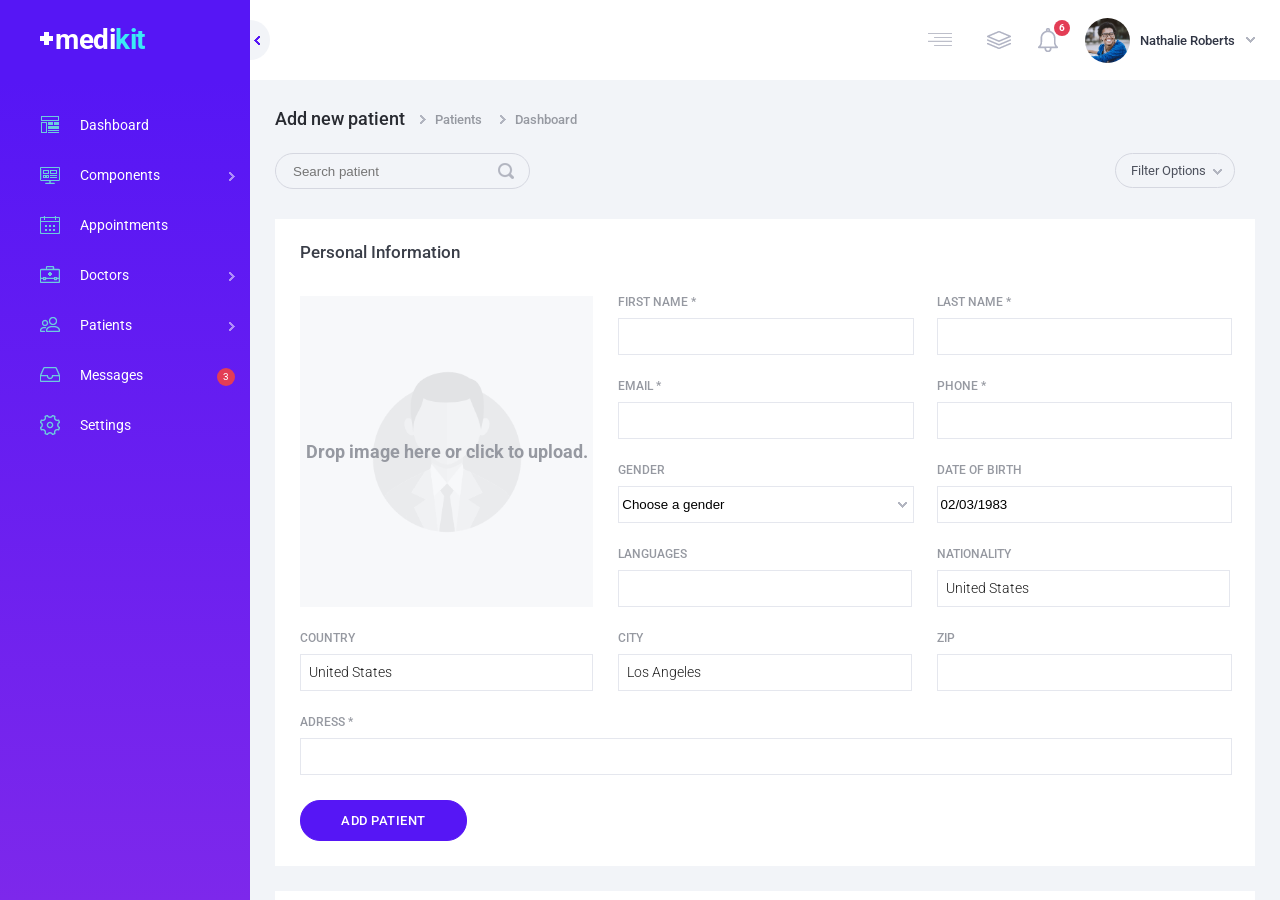
<file: dashboard__patients-add.html>
<!DOCTYPE html>
<html lang="en">

<!-- Mirrored from smarttemplates.net/medikit/dashboard__patients-add.html by HTTrack Website Copier/3.x [XR&CO'2014], Thu, 04 Apr 2019 00:52:40 GMT -->
<head>
<meta http-equiv="Content-Type" content="text/html; charset=utf-8" />
<meta name="viewport" content="width=device-width; initial-scale=1; maximum-scale=1" />
<meta name="author" content="SmartTemplates" />
<meta name="description" content="medikit admin dashboard" />
<meta name="keywords" content="medical dashboard, HTML UI KIT, medikit" />
<title>Medikit</title>
<link rel="stylesheet" href="css/daterangepicker.css">
<link rel="stylesheet" href="css/select2.css">
<link rel="stylesheet" href="css/ion.rangeSlider.min.css">
<link rel="stylesheet" href="css/dashboard.min.css">
<link href="https://fonts.googleapis.com/css?family=Roboto:300,400,500,700,900" rel="stylesheet"> 
</head>
<body>

<div class="dashboard-wrap">

	<header class="sidebar-header">
		<h1 class="sidebar-header__logo">m<span>edi<strong>kit</strong></span></h1>
	</header>
	
	<!-- Section sidebar -->
	<div class="section section--sidebar" id="sidebar">
	
			<nav class="sidebar-menu"> 
				<ul>
					<li class="dashboard"><a href="dashboard.html"><b>Dashboard</b></a></li>
					<li class="components has-submenu"><a href="#"><b>Components<span class="submenu-arrow"></span></b></a>
						<ul class="sidebar-menu__submenu">
							<li><a href="dashboard__grid.html">Grid</a></li>
							<li><a href="dashboard__charts.html">Charts</a></li>
							<li><a href="dashboard__forms.html">Forms</a></li>
							<li><a href="dashboard__tabs.html">Tabs</a></li>
							<li><a href="dashboard__toggles.html">Toggles</a></li>
							<li><a href="dashboard__tables.html">Tables</a></li>
							<li><a href="dashboard__typography.html">Typography</a></li>
						</ul>
					</li>
					<li class="appointment"><a href="dashboard__appointments.html"><b>Appointments</b></a></li>
					<li class="doctors has-submenu"><a href="#"><b>Doctors<span class="submenu-arrow"></span></b></a>
						<ul class="sidebar-menu__submenu">
							<li><a href="dashboard__doctors-add.html">Add new doctor</a></li>
							<li><a href="dashboard__doctors.html">View all doctors</a></li>
						</ul>
					</li>
					<li class="patients has-submenu"><a href="#"><b>Patients<span class="submenu-arrow"></span></b></a>
						<ul class="sidebar-menu__submenu">
							<li><a href="dashboard__patients-add.html">Add new patient</a></li>
							<li><a href="dashboard__patients.html">View all patients</a></li>
							<li><a href="dashboard__patient.html">Patient profile</a></li>
						</ul>
					</li>		
					<li class="inbox"><a href="dashboard__messages.html"><b>Messages<span class="submenu-bubble">3</span></b></a></li>
					<li class="settings"><a href="#"><b>Settings</b></a></li>
				</ul>
			</nav>
	
	</div>
	
	<!-- Section sidebar -->
	<div class="section section--content" id="content">
		<header class="content-header">
		
			<div class="sidebar-resize"></div>
			<div class="mobile-menu"><div class="st-burger-icon st-burger-icon--medium"><span></span></div></div>
			
			<div class="content-header__user content-header__dropdown">  
			    <div class="content-header__user-avatar content-header__dropdown-activate" data-dropdown="userdropdown">
					<div class="content-header__user-thumb"><img src="images/avatar-2.jpg" alt="" title=""/></div>
					<span class="content-header__user-name">Nathalie Roberts</span>
			    </div>  
				<nav class="dropdown-menu dropdown-menu--header dropdown-menu--user-menu " id="userdropdown"> 	
				<h3 class="dropdown-menu__subtitle">User menu</h3>
				<ul>   
				    <li><a href="#">My profile</a></li>
				    <li><a href="#">Activity</a></li>
				    <li><a href="#">Switch account</a></li>
				    <li><a href="#">Support</a></li>
				    <li class="logout"><a href="#" class="button button--general button--red-border">Logout</a></li>
				</ul>
				</nav>
			</div>
			
			<div class="content-header__notifications content-header__dropdown">  
			    <div class="content-header__notifications-icon content-header__icon content-header__dropdown-activate" data-dropdown="notificationsdropdown">
					<img src="images/icons/icons-24-gray/notifications.png" alt="" title=""/>
					<span class="content-header__icon-bubble">6</span>
				</div>  
				<nav class="dropdown-menu dropdown-menu--header dropdown-menu--notifications-menu" id="notificationsdropdown"> 			
				<h3 class="dropdown-menu__subtitle">You have <strong>6</strong> notifications</h3>
				<ul>    
					<li class="d-flex justify-sb"><span class="important">IMPORTANT</span>Michael D. kidney surgery <b class="task-time">today</b></li>
					<li class="d-flex justify-sb"><span class="important">IMPORTANT</span>FLU Alert report generated <b class="task-time">today</b></li>
					
					<li class="d-flex justify-sb"><span>Meeting with <strong>Dr. Joshua</strong> </span> <b class="task-time">tomorrow</b></li>
					<li class="d-flex justify-sb"><span>Remember to create prescriptions for <strong>Alexander P.</strong></span> <b class="task-time">tomorrow</b></li>
					<li class="d-flex justify-sb"><span><strong>Jada Sacks</strong> canceled the appointment at Cardiology, Dr. Michael V. </span> <b class="task-time">24 jan, 19</b></li>
					<li class="d-flex justify-sb"><span>Sarah D. registered as new patient of <strong>Dr. George</strong> at Dermatology </span> <b class="task-time">28 jan, 19</b></li>
					<li class="view-all"><a href="#" class="button button--general button--blue-border">View all</a></li>
				</ul>
				</nav>
			</div>
			
			<div class="content-header__quicklinks content-header__dropdown">  
			        <div class="content-header__quicklinks-icon content-header__icon content-header__dropdown-activate" data-dropdown="quicklinksdropdown">
					<img src="images/icons/icons-24-gray/submenu.png" alt="" title=""/>
				</div>  
				<nav class="dropdown-menu dropdown-menu--header dropdown-menu--quicklinks-menu" id="quicklinksdropdown"> 	
				<h3 class="dropdown-menu__subtitle">Quick links</h3>				
				<ul>
				        <li><a href="#">Add new doctor</a></li>
					<li><a href="#">Add new patient</a></li>
					<li><a href="#">Generate reports</a></li>
				</ul>
				</nav>
			</div>
			
			<div class="mobile-submenu"></div>

			<nav class="content-header__menu">       
				<ul>
					<li class="user selected"><a href="dashboard__patients-add.html">Add new patient</a></li>
					<li class="prescription modal-toggle" data-openpopup="prescription"><a href="#">Write a prescription</a></li>
					<li class="reports modal-toggle" data-openpopup="reports"><a href="#">Generate report</a></li>
				</ul>
			</nav>
			
		</header>
		<div class="content-subheader">
		
			<div class="content-subheader__titles">
					<h2 class="content-subheader__title">Add new patient</h2>
					<nav class="content-subheader__breadcrumb-menu">			
							<ul>
								<li><a href="dashboard__patients.html">Patients</a></li>
								<li><a href="dashboard.html">Dashboard</a></li>
							</ul>
					</nav>
			</div>
			
			
			<div class="content-subheader__options">
			
					<div class="content-subheader__search">
						<form>
							<input type="text" class="subheader-search__input" id="" name="" value="" placeholder="Search patient" />
							<input type="submit" class="subheader-search__submit" value="Search" />
						</form>
					</div>
					
					<div class="content-subheader__dropdown">
						<span class="content-subheader__more show-more show-more--select show-more--select-gray has-dropdown" data-dropdown="moreoptions">Filter Options</span>
						<nav class="dropdown-menu dropdown-menu--content dropdown-menu--subheader" id="moreoptions"> 			
							<ul>
								<li><a href="#">By Date</a></li>
								<li><a href="#">By Name</a></li>
								<li><a href="#">By Date of birth</a></li>
								<li><a href="#">+ Add filter</a></li>
							</ul>
						</nav>
					</div>
			
			</div>
			
		</div>
		

		
		<div class="grid grid--margin bg-white">	
			<div class="grid__row">
				<div class="grid__col grid__col--padding">
					<h3 class="grid__col-title">Personal Information</h3>
			
				</div>		
			</div>	
			<form>
			<div class="grid__row grid__row--margin">
				
				<div class="grid__col grid__col--13 grid__col--margin">
					<div class="form-upload" id="dropzone">
						<div class="form-upload__message dz-message needsclick">
						Drop image here or click to upload.
						</div>
					</div>
				</div>
				
				<div class="grid__col grid__col--13 grid__col--margin">
					<div class="grid__row">  
						<div class="grid__col grid__col--margin">
							<label class="form__label">FIRST NAME *</label>
							<input name="fname" id="fname" class="form__input required" type="text" />	
						</div>
					</div>
					<div class="grid__row">
						<div class="grid__col grid__col--margin">
							<label class="form__label">EMAIL *</label>
							<input name="email" id="email" class="form__input required email" type="text" />	
						</div>
					</div>
					<div class="grid__row">
						<div class="grid__col grid__col--margin">
							<label class="form__label">GENDER</label>
							<div class="form__select">
								<select name="gender" id="gender">
								<option>Choose a gender</option>
								<option value="1">Female</option>
								<option value="2">Male</option>
								</select>
							</div>		
						</div>
					</div>
					<div class="grid__row">
						<div class="grid__col grid__col--margin mb0">
							<label class="form__label">LANGUAGES</label>
							<select class="custom-select" name="languages" multiple="multiple">
								<option value="English">English</option>
								<option value="French">French</option>
								<option value="German">German</option>
								<option value="Mandarin">Mandarin</option>
								<option value="Spanish">Spanish</option>
								<option value="Italian">Italian</option>
							</select>		
						</div>
					</div>
				</div>
				
				<div class="grid__col grid__col--13 grid__col--margin">
					<div class="grid__row">  
						<div class="grid__col grid__col--margin">
							<label class="form__label">LAST NAME *</label>
							<input name="lname" id="lname" class="form__input required" type="text" />
						</div>
					</div>
					<div class="grid__row">
						<div class="grid__col grid__col--margin">
							<label class="form__label">PHONE *</label>
							<input name="phone" id="phone" class="form__input required" type="text" />
						</div>
					</div>
					<div class="grid__row">
						<div class="grid__col grid__col--margin">
							<label class="form__label">DATE OF BIRTH</label>
							<input type="text" name="birthday" class="form__input" value="02/03/1983" />
						</div>
					</div>
					<div class="grid__row">
						<div class="grid__col grid__col--margin mb0">
							<label class="form__label">NATIONALITY</label>
							<select class="custom-select" name="nationality">
								<option value="United States">United States</option>
								<option value="United Kingdom">United Kingdom</option>
								<option value="Afghanistan">Afghanistan</option>
								<option value="Albania">Albania</option>
								<option value="Algeria">Algeria</option>
								<option value="American Samoa">American Samoa</option>
								<option value="Andorra">Andorra</option>
								<option value="Angola">Angola</option>
								<option value="Anguilla">Anguilla</option>
								<option value="Antarctica">Antarctica</option>
								<option value="Antigua and Barbuda">Antigua and Barbuda</option>
								<option value="Argentina">Argentina</option>
								<option value="Armenia">Armenia</option>
								<option value="Aruba">Aruba</option>
								<option value="Australia">Australia</option>
								<option value="Austria">Austria</option>
								<option value="Azerbaijan">Azerbaijan</option>
								<option value="Bahamas">Bahamas</option>
								<option value="Bahrain">Bahrain</option>
								<option value="Bangladesh">Bangladesh</option>
								<option value="Barbados">Barbados</option>
								<option value="Belarus">Belarus</option>
								<option value="Belgium">Belgium</option>
								<option value="Belize">Belize</option>
								<option value="Benin">Benin</option>
								<option value="Bermuda">Bermuda</option>
								<option value="Bhutan">Bhutan</option>
								<option value="Bolivia">Bolivia</option>
								<option value="Bosnia and Herzegovina">Bosnia and Herzegovina</option>
								<option value="Botswana">Botswana</option>
								<option value="Bouvet Island">Bouvet Island</option>
								<option value="Brazil">Brazil</option>
								<option value="British Indian Ocean Territory">British Indian Ocean Territory</option>
								<option value="Brunei Darussalam">Brunei Darussalam</option>
								<option value="Bulgaria">Bulgaria</option>
								<option value="Burkina Faso">Burkina Faso</option>
								<option value="Burundi">Burundi</option>
								<option value="Cambodia">Cambodia</option>
								<option value="Cameroon">Cameroon</option>
								<option value="Canada">Canada</option>
								<option value="Cape Verde">Cape Verde</option>
								<option value="Cayman Islands">Cayman Islands</option>
								<option value="Central African Republic">Central African Republic</option>
								<option value="Chad">Chad</option>
								<option value="Chile">Chile</option>
								<option value="China">China</option>
								<option value="Christmas Island">Christmas Island</option>
								<option value="Cocos (Keeling) Islands">Cocos (Keeling) Islands</option>
								<option value="Colombia">Colombia</option>
								<option value="Comoros">Comoros</option>
								<option value="Congo">Congo</option>
								<option value="Congo, The Democratic Republic of The">Congo, The Democratic Republic of The</option>
								<option value="Cook Islands">Cook Islands</option>
								<option value="Costa Rica">Costa Rica</option>
								<option value="Cote D'ivoire">Cote D'ivoire</option>
								<option value="Croatia">Croatia</option>
								<option value="Cuba">Cuba</option>
								<option value="Cyprus">Cyprus</option>
								<option value="Czech Republic">Czech Republic</option>
								<option value="Denmark">Denmark</option>
								<option value="Djibouti">Djibouti</option>
								<option value="Dominica">Dominica</option>
								<option value="Dominican Republic">Dominican Republic</option>
								<option value="Ecuador">Ecuador</option>
								<option value="Egypt">Egypt</option>
								<option value="El Salvador">El Salvador</option>
								<option value="Equatorial Guinea">Equatorial Guinea</option>
								<option value="Eritrea">Eritrea</option>
								<option value="Estonia">Estonia</option>
								<option value="Ethiopia">Ethiopia</option>
								<option value="Falkland Islands (Malvinas)">Falkland Islands (Malvinas)</option>
								<option value="Faroe Islands">Faroe Islands</option>
								<option value="Fiji">Fiji</option>
								<option value="Finland">Finland</option>
								<option value="France">France</option>
								<option value="French Guiana">French Guiana</option>
								<option value="French Polynesia">French Polynesia</option>
								<option value="French Southern Territories">French Southern Territories</option>
								<option value="Gabon">Gabon</option>
								<option value="Gambia">Gambia</option>
								<option value="Georgia">Georgia</option>
								<option value="Germany">Germany</option>
								<option value="Ghana">Ghana</option>
								<option value="Gibraltar">Gibraltar</option>
								<option value="Greece">Greece</option>
								<option value="Greenland">Greenland</option>
								<option value="Grenada">Grenada</option>
								<option value="Guadeloupe">Guadeloupe</option>
								<option value="Guam">Guam</option>
								<option value="Guatemala">Guatemala</option>
								<option value="Guinea">Guinea</option>
								<option value="Guinea-bissau">Guinea-bissau</option>
								<option value="Guyana">Guyana</option>
								<option value="Haiti">Haiti</option>
								<option value="Heard Island and Mcdonald Islands">Heard Island and Mcdonald Islands</option>
								<option value="Holy See (Vatican City State)">Holy See (Vatican City State)</option>
								<option value="Honduras">Honduras</option>
								<option value="Hong Kong">Hong Kong</option>
								<option value="Hungary">Hungary</option>
								<option value="Iceland">Iceland</option>
								<option value="India">India</option>
								<option value="Indonesia">Indonesia</option>
								<option value="Iran, Islamic Republic of">Iran, Islamic Republic of</option>
								<option value="Iraq">Iraq</option>
								<option value="Ireland">Ireland</option>
								<option value="Israel">Israel</option>
								<option value="Italy">Italy</option>
								<option value="Jamaica">Jamaica</option>
								<option value="Japan">Japan</option>
								<option value="Jordan">Jordan</option>
								<option value="Kazakhstan">Kazakhstan</option>
								<option value="Kenya">Kenya</option>
								<option value="Kiribati">Kiribati</option>
								<option value="Korea, Democratic People's Republic of">Korea, Democratic People's Republic of</option>
								<option value="Korea, Republic of">Korea, Republic of</option>
								<option value="Kuwait">Kuwait</option>
								<option value="Kyrgyzstan">Kyrgyzstan</option>
								<option value="Lao People's Democratic Republic">Lao People's Democratic Republic</option>
								<option value="Latvia">Latvia</option>
								<option value="Lebanon">Lebanon</option>
								<option value="Lesotho">Lesotho</option>
								<option value="Liberia">Liberia</option>
								<option value="Libyan Arab Jamahiriya">Libyan Arab Jamahiriya</option>
								<option value="Liechtenstein">Liechtenstein</option>
								<option value="Lithuania">Lithuania</option>
								<option value="Luxembourg">Luxembourg</option>
								<option value="Macao">Macao</option>
								<option value="Macedonia, The Former Yugoslav Republic of">Macedonia, The Former Yugoslav Republic of</option>
								<option value="Madagascar">Madagascar</option>
								<option value="Malawi">Malawi</option>
								<option value="Malaysia">Malaysia</option>
								<option value="Maldives">Maldives</option>
								<option value="Mali">Mali</option>
								<option value="Malta">Malta</option>
								<option value="Marshall Islands">Marshall Islands</option>
								<option value="Martinique">Martinique</option>
								<option value="Mauritania">Mauritania</option>
								<option value="Mauritius">Mauritius</option>
								<option value="Mayotte">Mayotte</option>
								<option value="Mexico">Mexico</option>
								<option value="Micronesia, Federated States of">Micronesia, Federated States of</option>
								<option value="Moldova, Republic of">Moldova, Republic of</option>
								<option value="Monaco">Monaco</option>
								<option value="Mongolia">Mongolia</option>
								<option value="Montserrat">Montserrat</option>
								<option value="Morocco">Morocco</option>
								<option value="Mozambique">Mozambique</option>
								<option value="Myanmar">Myanmar</option>
								<option value="Namibia">Namibia</option>
								<option value="Nauru">Nauru</option>
								<option value="Nepal">Nepal</option>
								<option value="Netherlands">Netherlands</option>
								<option value="Netherlands Antilles">Netherlands Antilles</option>
								<option value="New Caledonia">New Caledonia</option>
								<option value="New Zealand">New Zealand</option>
								<option value="Nicaragua">Nicaragua</option>
								<option value="Niger">Niger</option>
								<option value="Nigeria">Nigeria</option>
								<option value="Niue">Niue</option>
								<option value="Norfolk Island">Norfolk Island</option>
								<option value="Northern Mariana Islands">Northern Mariana Islands</option>
								<option value="Norway">Norway</option>
								<option value="Oman">Oman</option>
								<option value="Pakistan">Pakistan</option>
								<option value="Palau">Palau</option>
								<option value="Palestinian Territory, Occupied">Palestinian Territory, Occupied</option>
								<option value="Panama">Panama</option>
								<option value="Papua New Guinea">Papua New Guinea</option>
								<option value="Paraguay">Paraguay</option>
								<option value="Peru">Peru</option>
								<option value="Philippines">Philippines</option>
								<option value="Pitcairn">Pitcairn</option>
								<option value="Poland">Poland</option>
								<option value="Portugal">Portugal</option>
								<option value="Puerto Rico">Puerto Rico</option>
								<option value="Qatar">Qatar</option>
								<option value="Reunion">Reunion</option>
								<option value="Romania">Romania</option>
								<option value="Russian Federation">Russian Federation</option>
								<option value="Rwanda">Rwanda</option>
								<option value="Saint Helena">Saint Helena</option>
								<option value="Saint Kitts and Nevis">Saint Kitts and Nevis</option>
								<option value="Saint Lucia">Saint Lucia</option>
								<option value="Saint Pierre and Miquelon">Saint Pierre and Miquelon</option>
								<option value="Saint Vincent and The Grenadines">Saint Vincent and The Grenadines</option>
								<option value="Samoa">Samoa</option>
								<option value="San Marino">San Marino</option>
								<option value="Sao Tome and Principe">Sao Tome and Principe</option>
								<option value="Saudi Arabia">Saudi Arabia</option>
								<option value="Senegal">Senegal</option>
								<option value="Serbia and Montenegro">Serbia and Montenegro</option>
								<option value="Seychelles">Seychelles</option>
								<option value="Sierra Leone">Sierra Leone</option>
								<option value="Singapore">Singapore</option>
								<option value="Slovakia">Slovakia</option>
								<option value="Slovenia">Slovenia</option>
								<option value="Solomon Islands">Solomon Islands</option>
								<option value="Somalia">Somalia</option>
								<option value="South Africa">South Africa</option>
								<option value="South Georgia and The South Sandwich Islands">South Georgia and The South Sandwich Islands</option>
								<option value="Spain">Spain</option>
								<option value="Sri Lanka">Sri Lanka</option>
								<option value="Sudan">Sudan</option>
								<option value="Suriname">Suriname</option>
								<option value="Svalbard and Jan Mayen">Svalbard and Jan Mayen</option>
								<option value="Swaziland">Swaziland</option>
								<option value="Sweden">Sweden</option>
								<option value="Switzerland">Switzerland</option>
								<option value="Syrian Arab Republic">Syrian Arab Republic</option>
								<option value="Taiwan, Province of China">Taiwan, Province of China</option>
								<option value="Tajikistan">Tajikistan</option>
								<option value="Tanzania, United Republic of">Tanzania, United Republic of</option>
								<option value="Thailand">Thailand</option>
								<option value="Timor-leste">Timor-leste</option>
								<option value="Togo">Togo</option>
								<option value="Tokelau">Tokelau</option>
								<option value="Tonga">Tonga</option>
								<option value="Trinidad and Tobago">Trinidad and Tobago</option>
								<option value="Tunisia">Tunisia</option>
								<option value="Turkey">Turkey</option>
								<option value="Turkmenistan">Turkmenistan</option>
								<option value="Turks and Caicos Islands">Turks and Caicos Islands</option>
								<option value="Tuvalu">Tuvalu</option>
								<option value="Uganda">Uganda</option>
								<option value="Ukraine">Ukraine</option>
								<option value="United Arab Emirates">United Arab Emirates</option>
								<option value="United Kingdom">United Kingdom</option>
								<option value="United States">United States</option>
								<option value="United States Minor Outlying Islands">United States Minor Outlying Islands</option>
								<option value="Uruguay">Uruguay</option>
								<option value="Uzbekistan">Uzbekistan</option>
								<option value="Vanuatu">Vanuatu</option>
								<option value="Venezuela">Venezuela</option>
								<option value="Viet Nam">Viet Nam</option>
								<option value="Virgin Islands, British">Virgin Islands, British</option>
								<option value="Virgin Islands, U.S.">Virgin Islands, U.S.</option>
								<option value="Wallis and Futuna">Wallis and Futuna</option>
								<option value="Western Sahara">Western Sahara</option>
								<option value="Yemen">Yemen</option>
								<option value="Zambia">Zambia</option>
								<option value="Zimbabwe">Zimbabwe</li>
							</select>	
						</div>
					</div>
				</div>
				      
			</div>
			
			<div class="grid__row grid__row--margin">
				<div class="grid__col grid__col--13 grid__col--margin">
							<label class="form__label">COUNTRY</label>
							<select class="custom-select" name="country">
								<option value="United States">United States</option>
								<option value="United Kingdom">United Kingdom</option>
								<option value="Afghanistan">Afghanistan</option>
								<option value="Albania">Albania</option>
								<option value="Algeria">Algeria</option>
								<option value="American Samoa">American Samoa</option>
								<option value="Andorra">Andorra</option>
								<option value="Angola">Angola</option>
								<option value="Anguilla">Anguilla</option>
								<option value="Antarctica">Antarctica</option>
								<option value="Antigua and Barbuda">Antigua and Barbuda</option>
								<option value="Argentina">Argentina</option>
								<option value="Armenia">Armenia</option>
								<option value="Aruba">Aruba</option>
								<option value="Australia">Australia</option>
								<option value="Austria">Austria</option>
								<option value="Azerbaijan">Azerbaijan</option>
								<option value="Bahamas">Bahamas</option>
								<option value="Bahrain">Bahrain</option>
								<option value="Bangladesh">Bangladesh</option>
								<option value="Barbados">Barbados</option>
								<option value="Belarus">Belarus</option>
								<option value="Belgium">Belgium</option>
								<option value="Belize">Belize</option>
								<option value="Benin">Benin</option>
								<option value="Bermuda">Bermuda</option>
								<option value="Bhutan">Bhutan</option>
								<option value="Bolivia">Bolivia</option>
								<option value="Bosnia and Herzegovina">Bosnia and Herzegovina</option>
								<option value="Botswana">Botswana</option>
								<option value="Bouvet Island">Bouvet Island</option>
								<option value="Brazil">Brazil</option>
								<option value="British Indian Ocean Territory">British Indian Ocean Territory</option>
								<option value="Brunei Darussalam">Brunei Darussalam</option>
								<option value="Bulgaria">Bulgaria</option>
								<option value="Burkina Faso">Burkina Faso</option>
								<option value="Burundi">Burundi</option>
								<option value="Cambodia">Cambodia</option>
								<option value="Cameroon">Cameroon</option>
								<option value="Canada">Canada</option>
								<option value="Cape Verde">Cape Verde</option>
								<option value="Cayman Islands">Cayman Islands</option>
								<option value="Central African Republic">Central African Republic</option>
								<option value="Chad">Chad</option>
								<option value="Chile">Chile</option>
								<option value="China">China</option>
								<option value="Christmas Island">Christmas Island</option>
								<option value="Cocos (Keeling) Islands">Cocos (Keeling) Islands</option>
								<option value="Colombia">Colombia</option>
								<option value="Comoros">Comoros</option>
								<option value="Congo">Congo</option>
								<option value="Congo, The Democratic Republic of The">Congo, The Democratic Republic of The</option>
								<option value="Cook Islands">Cook Islands</option>
								<option value="Costa Rica">Costa Rica</option>
								<option value="Cote D'ivoire">Cote D'ivoire</option>
								<option value="Croatia">Croatia</option>
								<option value="Cuba">Cuba</option>
								<option value="Cyprus">Cyprus</option>
								<option value="Czech Republic">Czech Republic</option>
								<option value="Denmark">Denmark</option>
								<option value="Djibouti">Djibouti</option>
								<option value="Dominica">Dominica</option>
								<option value="Dominican Republic">Dominican Republic</option>
								<option value="Ecuador">Ecuador</option>
								<option value="Egypt">Egypt</option>
								<option value="El Salvador">El Salvador</option>
								<option value="Equatorial Guinea">Equatorial Guinea</option>
								<option value="Eritrea">Eritrea</option>
								<option value="Estonia">Estonia</option>
								<option value="Ethiopia">Ethiopia</option>
								<option value="Falkland Islands (Malvinas)">Falkland Islands (Malvinas)</option>
								<option value="Faroe Islands">Faroe Islands</option>
								<option value="Fiji">Fiji</option>
								<option value="Finland">Finland</option>
								<option value="France">France</option>
								<option value="French Guiana">French Guiana</option>
								<option value="French Polynesia">French Polynesia</option>
								<option value="French Southern Territories">French Southern Territories</option>
								<option value="Gabon">Gabon</option>
								<option value="Gambia">Gambia</option>
								<option value="Georgia">Georgia</option>
								<option value="Germany">Germany</option>
								<option value="Ghana">Ghana</option>
								<option value="Gibraltar">Gibraltar</option>
								<option value="Greece">Greece</option>
								<option value="Greenland">Greenland</option>
								<option value="Grenada">Grenada</option>
								<option value="Guadeloupe">Guadeloupe</option>
								<option value="Guam">Guam</option>
								<option value="Guatemala">Guatemala</option>
								<option value="Guinea">Guinea</option>
								<option value="Guinea-bissau">Guinea-bissau</option>
								<option value="Guyana">Guyana</option>
								<option value="Haiti">Haiti</option>
								<option value="Heard Island and Mcdonald Islands">Heard Island and Mcdonald Islands</option>
								<option value="Holy See (Vatican City State)">Holy See (Vatican City State)</option>
								<option value="Honduras">Honduras</option>
								<option value="Hong Kong">Hong Kong</option>
								<option value="Hungary">Hungary</option>
								<option value="Iceland">Iceland</option>
								<option value="India">India</option>
								<option value="Indonesia">Indonesia</option>
								<option value="Iran, Islamic Republic of">Iran, Islamic Republic of</option>
								<option value="Iraq">Iraq</option>
								<option value="Ireland">Ireland</option>
								<option value="Israel">Israel</option>
								<option value="Italy">Italy</option>
								<option value="Jamaica">Jamaica</option>
								<option value="Japan">Japan</option>
								<option value="Jordan">Jordan</option>
								<option value="Kazakhstan">Kazakhstan</option>
								<option value="Kenya">Kenya</option>
								<option value="Kiribati">Kiribati</option>
								<option value="Korea, Democratic People's Republic of">Korea, Democratic People's Republic of</option>
								<option value="Korea, Republic of">Korea, Republic of</option>
								<option value="Kuwait">Kuwait</option>
								<option value="Kyrgyzstan">Kyrgyzstan</option>
								<option value="Lao People's Democratic Republic">Lao People's Democratic Republic</option>
								<option value="Latvia">Latvia</option>
								<option value="Lebanon">Lebanon</option>
								<option value="Lesotho">Lesotho</option>
								<option value="Liberia">Liberia</option>
								<option value="Libyan Arab Jamahiriya">Libyan Arab Jamahiriya</option>
								<option value="Liechtenstein">Liechtenstein</option>
								<option value="Lithuania">Lithuania</option>
								<option value="Luxembourg">Luxembourg</option>
								<option value="Macao">Macao</option>
								<option value="Macedonia, The Former Yugoslav Republic of">Macedonia, The Former Yugoslav Republic of</option>
								<option value="Madagascar">Madagascar</option>
								<option value="Malawi">Malawi</option>
								<option value="Malaysia">Malaysia</option>
								<option value="Maldives">Maldives</option>
								<option value="Mali">Mali</option>
								<option value="Malta">Malta</option>
								<option value="Marshall Islands">Marshall Islands</option>
								<option value="Martinique">Martinique</option>
								<option value="Mauritania">Mauritania</option>
								<option value="Mauritius">Mauritius</option>
								<option value="Mayotte">Mayotte</option>
								<option value="Mexico">Mexico</option>
								<option value="Micronesia, Federated States of">Micronesia, Federated States of</option>
								<option value="Moldova, Republic of">Moldova, Republic of</option>
								<option value="Monaco">Monaco</option>
								<option value="Mongolia">Mongolia</option>
								<option value="Montserrat">Montserrat</option>
								<option value="Morocco">Morocco</option>
								<option value="Mozambique">Mozambique</option>
								<option value="Myanmar">Myanmar</option>
								<option value="Namibia">Namibia</option>
								<option value="Nauru">Nauru</option>
								<option value="Nepal">Nepal</option>
								<option value="Netherlands">Netherlands</option>
								<option value="Netherlands Antilles">Netherlands Antilles</option>
								<option value="New Caledonia">New Caledonia</option>
								<option value="New Zealand">New Zealand</option>
								<option value="Nicaragua">Nicaragua</option>
								<option value="Niger">Niger</option>
								<option value="Nigeria">Nigeria</option>
								<option value="Niue">Niue</option>
								<option value="Norfolk Island">Norfolk Island</option>
								<option value="Northern Mariana Islands">Northern Mariana Islands</option>
								<option value="Norway">Norway</option>
								<option value="Oman">Oman</option>
								<option value="Pakistan">Pakistan</option>
								<option value="Palau">Palau</option>
								<option value="Palestinian Territory, Occupied">Palestinian Territory, Occupied</option>
								<option value="Panama">Panama</option>
								<option value="Papua New Guinea">Papua New Guinea</option>
								<option value="Paraguay">Paraguay</option>
								<option value="Peru">Peru</option>
								<option value="Philippines">Philippines</option>
								<option value="Pitcairn">Pitcairn</option>
								<option value="Poland">Poland</option>
								<option value="Portugal">Portugal</option>
								<option value="Puerto Rico">Puerto Rico</option>
								<option value="Qatar">Qatar</option>
								<option value="Reunion">Reunion</option>
								<option value="Romania">Romania</option>
								<option value="Russian Federation">Russian Federation</option>
								<option value="Rwanda">Rwanda</option>
								<option value="Saint Helena">Saint Helena</option>
								<option value="Saint Kitts and Nevis">Saint Kitts and Nevis</option>
								<option value="Saint Lucia">Saint Lucia</option>
								<option value="Saint Pierre and Miquelon">Saint Pierre and Miquelon</option>
								<option value="Saint Vincent and The Grenadines">Saint Vincent and The Grenadines</option>
								<option value="Samoa">Samoa</option>
								<option value="San Marino">San Marino</option>
								<option value="Sao Tome and Principe">Sao Tome and Principe</option>
								<option value="Saudi Arabia">Saudi Arabia</option>
								<option value="Senegal">Senegal</option>
								<option value="Serbia and Montenegro">Serbia and Montenegro</option>
								<option value="Seychelles">Seychelles</option>
								<option value="Sierra Leone">Sierra Leone</option>
								<option value="Singapore">Singapore</option>
								<option value="Slovakia">Slovakia</option>
								<option value="Slovenia">Slovenia</option>
								<option value="Solomon Islands">Solomon Islands</option>
								<option value="Somalia">Somalia</option>
								<option value="South Africa">South Africa</option>
								<option value="South Georgia and The South Sandwich Islands">South Georgia and The South Sandwich Islands</option>
								<option value="Spain">Spain</option>
								<option value="Sri Lanka">Sri Lanka</option>
								<option value="Sudan">Sudan</option>
								<option value="Suriname">Suriname</option>
								<option value="Svalbard and Jan Mayen">Svalbard and Jan Mayen</option>
								<option value="Swaziland">Swaziland</option>
								<option value="Sweden">Sweden</option>
								<option value="Switzerland">Switzerland</option>
								<option value="Syrian Arab Republic">Syrian Arab Republic</option>
								<option value="Taiwan, Province of China">Taiwan, Province of China</option>
								<option value="Tajikistan">Tajikistan</option>
								<option value="Tanzania, United Republic of">Tanzania, United Republic of</option>
								<option value="Thailand">Thailand</option>
								<option value="Timor-leste">Timor-leste</option>
								<option value="Togo">Togo</option>
								<option value="Tokelau">Tokelau</option>
								<option value="Tonga">Tonga</option>
								<option value="Trinidad and Tobago">Trinidad and Tobago</option>
								<option value="Tunisia">Tunisia</option>
								<option value="Turkey">Turkey</option>
								<option value="Turkmenistan">Turkmenistan</option>
								<option value="Turks and Caicos Islands">Turks and Caicos Islands</option>
								<option value="Tuvalu">Tuvalu</option>
								<option value="Uganda">Uganda</option>
								<option value="Ukraine">Ukraine</option>
								<option value="United Arab Emirates">United Arab Emirates</option>
								<option value="United Kingdom">United Kingdom</option>
								<option value="United States">United States</option>
								<option value="United States Minor Outlying Islands">United States Minor Outlying Islands</option>
								<option value="Uruguay">Uruguay</option>
								<option value="Uzbekistan">Uzbekistan</option>
								<option value="Vanuatu">Vanuatu</option>
								<option value="Venezuela">Venezuela</option>
								<option value="Viet Nam">Viet Nam</option>
								<option value="Virgin Islands, British">Virgin Islands, British</option>
								<option value="Virgin Islands, U.S.">Virgin Islands, U.S.</option>
								<option value="Wallis and Futuna">Wallis and Futuna</option>
								<option value="Western Sahara">Western Sahara</option>
								<option value="Yemen">Yemen</option>
								<option value="Zambia">Zambia</option>
								<option value="Zimbabwe">Zimbabwe</li>
							</select>
				</div>
				<div class="grid__col grid__col--13 grid__col--margin">
							<label class="form__label">CITY</label>
							<select class="custom-select" name="city">
								<option value="Los Angeles">Los Angeles</option>
								<option value="Washington">Washington</option>
								<option value="New York">New York</option>
								<option value="Chicago">Chicago</option>
							</select>
				</div>
				<div class="grid__col grid__col--13 grid__col--margin">
							<label class="form__label">ZIP</label>
							<input name="phone" id="phone" class="form__input required" type="text" />
				</div>
			</div>
			<div class="grid__row grid__row--margin">
				<div class="grid__col grid__col--margin">
					<label class="form__label">ADRESS *</label>
					<input name="adress" id="adress" class="form__input required" type="text" />
				</div>
			</div>
			<div class="grid__row grid__row--margin">
				<div class="grid__col grid__col--margin">
					<input type="submit" name="submit" class="button button--submit button--blue-bg" id="submit" value="ADD PATIENT" />	
				</div>
			</div>
			</form>

		</div> <!-- End of Grid -->
		
		<div class="grid grid--margin bg-white">
			<div class="grid__row">
				<div class="grid__col grid__col--padding">
					<h3 class="grid__col-title">Medical Information</h3>
				</div>		
			</div>
			<div class="grid__row grid__row--margin">
				<div class="grid__col grid__col--37 grid__col--margin">
							<label class="form__label">KNOWN DISEASES</label>
							<select class="custom-select" name="kdiseases">
								<option value="Patient Name">Type 1 Diabetes</option>
								<option value="Patient Name">Multiple Sclerosis</option>
								<option value="Patient Name">Rheumatoid Arthritis</option>
								<option value="Patient Name">Allergies & Asthma</option>
								<option value="Patient Name">Celiac Disease</option>
								<option value="Patient Name">Cancer</option>
								<option value="Patient Name">Catarrh</option>
								<option value="Patient Name">Conjunctivitis</option>
								<option value="Patient Name">Liver Disease</option>
								<option value="Patient Name">Heart Disease</option>
								<option value="Patient Name">Epilepsy </option>
								<option value="Patient Name">Flatulence </option>
								<option value="Patient Name">Gastroenteritis</option>
							</select>
				</div>
				<div class="grid__col grid__col--37 grid__col--margin">
							<label class="form__label">PERIOD</label>
							<input type="text" name="dates" class="form__input" value="" />
				</div>
			</div>
			<div class="grid__row grid__row--margin">
				<div class="grid__col grid__col--37 grid__col--margin">
							<label class="form__label">FAMILY HISTORY</label>
							<select class="custom-select" name="kdiseases2">
								<option value="Patient Name">Mother</option>
								<option value="Patient Name">Father</option>
								<option value="Patient Name">Brother</option>
								<option value="Patient Name">Sister</option>
							</select>
				</div>
				<div class="grid__col grid__col--37 grid__col--margin">
							<label class="form__label">DISEASES</label>
							<select class="custom-select" name="kdiseases2">
								<option value="Patient Name">Type 1 Diabetes</option>
								<option value="Patient Name">Multiple Sclerosis</option>
								<option value="Patient Name">Rheumatoid Arthritis</option>
								<option value="Patient Name">Allergies & Asthma</option>
								<option value="Patient Name">Celiac Disease</option>
								<option value="Patient Name">Cancer</option>
								<option value="Patient Name">Catarrh</option>
								<option value="Patient Name">Conjunctivitis</option>
								<option value="Patient Name">Liver Disease</option>
								<option value="Patient Name">Heart Disease</option>
								<option value="Patient Name">Epilepsy </option>
								<option value="Patient Name">Flatulence </option>
								<option value="Patient Name">Gastroenteritis</option>
							</select>
				</div>
			</div>
			<div class="grid__row grid__row--margin">
				<div class="grid__col grid__col--margin">
					<label class="form__label">NOTES *</label>
					<input name="adress" id="notes" class="form__input required" type="text" />
				</div>
			</div>
			<div class="grid__row grid__row--margin">
				<div class="grid__col grid__col--margin">
					<input type="submit" name="submit" class="button button--submit button--blue-bg" id="submit" value="SAVE" />					
				</div>
			</div>
		</div> <!-- End of Grid -->



	</div>
	
</div> <!-- Wrap end -->

<div class="section section-panel" id="panel">
	<div class="panel-resize"></div>
	<div class="section-panel__content scrollbar-macosx">
		

		<div class="grid">
			
		        <div class="grid__row">	
				<div class="grid__col grid__col--padding">
					<div class="grid__row">
						<div class="grid__col grid__col--margin">
							<h3 class="grid__col-title">Settings Panel</h3>
						</div>		
					</div>
					<div class="grid__row align-c">
						<div class="grid__col grid__col--12 grid__col--margin">
							<label class="form__label pb0">ENABLED OPTION</label>
						</div>
						<div class="grid__col grid__col--12 grid__col--margin">
							<div class="form__switcher">
								<label class="switch">
								<input class="switch__input" type="checkbox" data-role="none" checked />
								<span class="switch__label" data-on="On" data-off="Off"></span> <span class="switch__handle"></span>
								</label>
							</div>
						</div>
					</div>
					<div class="grid__row align-c">
						<div class="grid__col grid__col--12 grid__col--margin">
							<label class="form__label pb0">DISABLED OPTION</label>
						</div>
						<div class="grid__col grid__col--12 grid__col--margin">
							<div class="form__switcher">
								<label class="switch">
								<input class="switch__input" type="checkbox" data-role="none"/>
								<span class="switch__label" data-on="On" data-off="Off"></span> <span class="switch__handle"></span>
								</label>
							</div>
						</div>
					</div>
					<div class="grid__row align-c">
						<div class="grid__col grid__col--12 grid__col--margin">
							<label class="form__label pb0">ENABLED OPTION</label>
						</div>
						<div class="grid__col grid__col--12 grid__col--margin">
							<div class="form__switcher">
								<label class="switch">
								<input class="switch__input" type="checkbox" data-role="none" checked />
								<span class="switch__label" data-on="On" data-off="Off"></span> <span class="switch__handle"></span>
								</label>
							</div>
						</div>
					</div>
					<div class="grid__row align-c">
						<div class="grid__col grid__col--12 grid__col--margin">
							<label class="form__label pb0">DISABLED OPTION</label>
						</div>
						<div class="grid__col grid__col--12 grid__col--margin">
							<div class="form__switcher">
								<label class="switch">
								<input class="switch__input" type="checkbox" data-role="none"/>
								<span class="switch__label" data-on="On" data-off="Off"></span> <span class="switch__handle"></span>
								</label>
							</div>
						</div>
					</div>
					<div class="grid__row">
						<div class="grid__col grid__col--margin">
							<h3 class="grid__col-title">Custom radios</h3>
						</div>		
					</div>
					<div class="grid__row">
						<div class="grid__col grid__col--margin">
							<label class="form__label">CUSTOM RADIO SETTINGS</label>
							<div class="form__radio">
								<input type="radio" name="cr" id="cr1" value="1" checked /><label for="cr1">Radio option</label>
							</div>
							<div class="form__radio">
								<input type="radio" name="cr" id="cr2" value="2" /><label for="cr2">Radio option</label>
							</div>
							<div class="form__radio">
								<input type="radio" name="cr" id="cr3" value="3" /><label for="cr3">Radio option</label>
							</div>
						</div>
					</div>
					<div class="grid__row">
						<div class="grid__col grid__col--margin">
							<h3 class="grid__col-title">Custom checkboxes</h3>
						</div>		
					</div>
					<div class="grid__row">
						<div class="grid__col grid__col--margin">
							<label class="form__label">CUSTOM CHECKBOX SETTINGS</label>
							<div class="form__checkbox">
								<input type="checkbox" name="cc1" id="cc1" value="1" checked /><label for="cc1">Checkbox option</label>
							</div>
							<div class="form__checkbox">
								<input type="checkbox" name="cc2" id="cc2" value="2" /><label for="cc2">Checkbox option</label>
							</div>
							<div class="form__checkbox">
								<input type="checkbox" name="cc3" id="cc3" value="3" /><label for="cc3">Checkbox option</label>
							</div>
						</div>
					</div>
					

					<div class="grid__row">
						<div class="grid__col grid__col--margin">
							<h3 class="grid__col-title">Custom Slider</h3>
						</div>		
					</div>
					<div class="grid__row">
						<div class="grid__col grid__col--margin">
							<label class="form__label">CUSTOM SINGLE SLIDER</label>
								<input type="text" class="js-slider" name="my_range" value="" />
						</div>
					</div>
					<div class="grid__row">
						<div class="grid__col grid__col--margin mb0">
							<label class="form__label">CUSTOM RANGE SLIDER</label>
								<input type="text" class="js-range-slider" name="my_range" value="" />
						</div>
					</div>
				</div>

			</div>
		</div> <!-- End of Grid -->	
	</div>
</div>  <!-- End of right panel -->

 <!-- Modal - Appointment --> 
<div class="modal modal--appointment">
		
		<div class="modal__overlay modal__overlay--toggle"></div>
		<div class="modal__wrapper modal-transition">
		  
		<div class="modal__body">
			<div class="modal__header">
				<h2 class="modal__header-title">Make an appointment</h2>
				<div class="modal__close modal__overlay--toggle"><span></span></div>
			</div>
			<div class="modal__content">					
		
				<div class="grid">
					<div class="grid__row grid__row--margin">
						<div class="grid__col grid__col--margin">
							<h3 class="grid__col-title">Patient Information</h3>
						</div>		
					</div>
					<div class="grid__row grid__row--margin">
						<div class="grid__col grid__col--13 grid__col--margin">
							<label class="form__label">PATIENT NAME</label>
							<select class="custom-select" name="appname">
								<option value="Patient Name">Emma Williams</option>
								<option value="Patient Name">Olivia Johnson</option>
								<option value="Patient Name">Ava Jones</option>
								<option value="Patient Name">Isabella Brown</option>
								<option value="Patient Name">Sophia Davis</option>
								<option value="Patient Name">Mia Latin</option>
								<option value="Patient Name">Amelia Miller</option>
								<option value="Patient Name">Charlotte Wilson</option>
								<option value="Patient Name">Abigail Moore</option>
								<option value="Patient Name">Emily Anderson</option>
								<option value="Patient Name">Harper Thomas</option>
								<option value="Patient Name">Evelyn Jackson</option>
								<option value="Patient Name">Madison Taylor</option>
								<option value="Patient Name">Victoria White</option>
								<option value="Patient Name">Sofia Harris</option>
								<option value="Patient Name">Scarlett Martin</option>
								<option value="Patient Name">Aria Thompson</option>
								<option value="Patient Name">Elizabeth Robinson</option>
								<option value="Patient Name">Camila Lewis</option>
								<option value="Patient Name">Layla Garcia</option>
								<option value="Patient Name">Ella Walker</option>
								<option value="Patient Name">Chloe Clark</option>
								<option value="Patient Name">Zoey Rodriguez</option>
								<option value="Patient Name">Penelope Martinez</option>
								<option value="Patient Name">Matthew Jones</option>
								<option value="Patient Name">Benjamin Brown</option>
								<option value="Patient Name">Alexander Davies</option>
								<option value="Patient Name">William Evans</option>
								<option value="Patient Name">Daniel Smith</option>
								<option value="Patient Name">Jayden Taylor</option>
								<option value="Patient Name">Oliver Thomas</option>
								<option value="Patient Name">Carter Roberts</option>
								<option value="Patient Name">Sebastian Walker</option>
								<option value="Patient Name">Joseph Johnson</option>
								<option value="Patient Name">David Thompson</option>
								<option value="Patient Name">Gabriel Wood</option>
								<option value="Patient Name">Julian Robinson</option>
								<option value="Patient Name">Jackson Wright</option>
								<option value="Patient Name">Anthony King</option>
								<option value="Patient Name">Dylan Cooper</option>
							</select>
						</div>
						<div class="grid__col grid__col--13 grid__col--margin">
									<label class="form__label">DATE OR BIRTH</label>
									<input type="text" name="birthday" class="form__input" value="02/03/1983" />
						</div>
						<div class="grid__col grid__col--13 grid__col--margin">
									<label class="form__label">PHONE</label>
									<input type="text" name="appphone" class="form__input" value="" />
						</div>
					</div>
					<div class="grid__row  grid__row--margin">
						<div class="grid__col grid__col--margin">
							<h3 class="grid__col-title">Appointment Information</h3>
						</div>		
					</div>
					<div class="grid__row grid__row--margin">
						<div class="grid__col grid__col--12 grid__col--margin">
							<label class="form__label">LOCATION</label>
							<select class="custom-select" name="applocation">
								<option value="Los Angeles">H Clinic, Houston Street</option>
								<option value="Washington">Hostpital Washington</option>
								<option value="New York">Clinic 54 New York</option>
								<option value="Chicago">43V Room Chicago</option>
							</select>
						</div>
						<div class="grid__col grid__col--12 grid__col--margin">
									<label class="form__label">DATE &amp; TIME</label>
									<input type="text" name="timepicker" class="form__input" value="" />
						</div>
					</div>
					<div class="grid__row grid__row--margin">
						<div class="grid__col grid__col--margin">
							<h3 class="grid__col-title">Examination Information</h3>
						</div>		
					</div>
					<div class="grid__row grid__row--margin">
						<div class="grid__col grid__col--13 grid__col--margin">
							<label class="form__label">EXAMINATION TYPE</label>
							<select class="custom-select" name="apptype">
								<option value="Examination">Abdominal radiology</option>
								<option value="Examination">Breast imaging</option>
								<option value="Examination">Cardiothoracic radiology</option>
								<option value="Examination">Cardiovascular radiology</option>
								<option value="Examination">Chest radiology</option>
								<option value="Examination">Emergency radiology</option>
								<option value="Examination">Endovascular surgical neuroradiology</option>
								<option value="Examination">Gastrointestinal radiology</option>
								<option value="Examination">Genitourinary radiology</option>
								<option value="Examination">Head and neck radiology</option>
								<option value="Examination">Interventional radiology</option>
								<option value="Examination">Musculoskeletal radiology</option>
								<option value="Examination">Neuroradiology</option>
								<option value="Examination">Nuclear radiology</option>
								<option value="Examination">Pediatric radiology</option>
								<option value="Examination">Radiation oncology</option>
								<option value="Examination">Vascular and interventional radiology</option>
							</select>
						</div>
						<div class="grid__col grid__col--13 grid__col--margin">
									<label class="form__label">DOCTOR</label>
									<select class="custom-select" name="apptype">
										<option value="Patient Name">Dr. Alexander Davies</option>
										<option value="Patient Name">Dr. William Evans</option>
										<option value="Patient Name">Dr. Daniel Smith</option>
										<option value="Patient Name">Dr. Jayden Taylor</option>
										<option value="Patient Name">Dr. Oliver Thomas</option>
										<option value="Patient Name">Dr. Carter Roberts</option>
										<option value="Patient Name">Dr. Sebastian Walker</option>
										<option value="Patient Name">Dr. Joseph Johnson</option>
										<option value="Patient Name">Dr. David Thompson</option>
										<option value="Patient Name">Dr. Gabriel Wood</option>
										<option value="Patient Name">Dr. Julian Robinson</option>
									</select>
						</div>
						<div class="grid__col grid__col--13 grid__col--margin">
									<label class="form__label">NOTES</label>
									<input name="notes" id="notes" class="form__input" type="text" />
						</div>
					</div>
					<div class="grid__row grid__row--margin">
						<div class="grid__col grid__col--margin">
							<input type="submit" name="submit" class="button button--submit button--blue-bg" id="submit" value="ADD APPOINTMENT" />	
						</div>
					</div>
				</div> <!-- End of Grid -->

			</div> 

			
		</div>

		</div>
 </div> 
 
  <!-- Modal - prescription --> 
<div class="modal modal--prescription">
		
		<div class="modal__overlay modal__overlay--toggle"></div>
		<div class="modal__wrapper modal-transition">
		  
		<div class="modal__body">
			<div class="modal__header">
				<h2 class="modal__header-title">Make a prescription</h2>
				<div class="modal__close modal__overlay--toggle"><span></span></div>
			</div>
			<div class="modal__content">					
		
				<div class="grid">
					<div class="grid__row grid__row--margin">
						<div class="grid__col grid__col--margin">
							<h3 class="grid__col-title">Patient Information</h3>
						</div>		
					</div>
					<div class="grid__row grid__row--margin">
						<div class="grid__col grid__col--13 grid__col--margin">
							<label class="form__label">PATIENT NAME</label>
							<select class="custom-select" name="appname">
								<option value="Patient Name">Emma Williams</option>
								<option value="Patient Name">Olivia Johnson</option>
								<option value="Patient Name">Ava Jones</option>
								<option value="Patient Name">Isabella Brown</option>
								<option value="Patient Name">Sophia Davis</option>
								<option value="Patient Name">Mia Latin</option>
								<option value="Patient Name">Amelia Miller</option>
								<option value="Patient Name">Charlotte Wilson</option>
								<option value="Patient Name">Abigail Moore</option>
								<option value="Patient Name">Emily Anderson</option>
								<option value="Patient Name">Harper Thomas</option>
								<option value="Patient Name">Evelyn Jackson</option>
								<option value="Patient Name">Madison Taylor</option>
								<option value="Patient Name">Victoria White</option>
								<option value="Patient Name">Sofia Harris</option>
								<option value="Patient Name">Scarlett Martin</option>
								<option value="Patient Name">Aria Thompson</option>
								<option value="Patient Name">Elizabeth Robinson</option>
								<option value="Patient Name">Camila Lewis</option>
								<option value="Patient Name">Layla Garcia</option>
								<option value="Patient Name">Ella Walker</option>
								<option value="Patient Name">Chloe Clark</option>
								<option value="Patient Name">Zoey Rodriguez</option>
								<option value="Patient Name">Penelope Martinez</option>
								<option value="Patient Name">Matthew Jones</option>
								<option value="Patient Name">Benjamin Brown</option>
								<option value="Patient Name">Alexander Davies</option>
								<option value="Patient Name">William Evans</option>
								<option value="Patient Name">Daniel Smith</option>
								<option value="Patient Name">Jayden Taylor</option>
								<option value="Patient Name">Oliver Thomas</option>
								<option value="Patient Name">Carter Roberts</option>
								<option value="Patient Name">Sebastian Walker</option>
								<option value="Patient Name">Joseph Johnson</option>
								<option value="Patient Name">David Thompson</option>
								<option value="Patient Name">Gabriel Wood</option>
								<option value="Patient Name">Julian Robinson</option>
								<option value="Patient Name">Jackson Wright</option>
								<option value="Patient Name">Anthony King</option>
								<option value="Patient Name">Dylan Cooper</option>
							</select>
						</div>
						<div class="grid__col grid__col--13 grid__col--margin">
									<label class="form__label">DATE OR BIRTH</label>
									<input type="text" name="birthday" class="form__input" value="02/03/1983" />
						</div>
						<div class="grid__col grid__col--13 grid__col--margin">
									<label class="form__label">PHONE</label>
									<input type="text" name="appphone" class="form__input" value="" />
						</div>
					</div>
					<div class="grid__row  grid__row--margin">
						<div class="grid__col grid__col--margin">
							<h3 class="grid__col-title">Prescription Information</h3>
						</div>		
					</div>
					<div class="grid__row grid__row--margin">
						<div class="grid__col grid__col--12 grid__col--margin">
							<label class="form__label">MEDICATION</label>
							<select class="custom-select" name="applocation">
									<option value="Acetaminophen">Acetaminophen</option>
									<option value="Adderall">Adderall</option>
									<option value="Alprazolam">Alprazolam</option>
									<option value="Amitriptyline">Amitriptyline</option>
									<option value="Amlodipine">Amlodipine</option>
									<option value="Amoxicillin">Amoxicillin</option>
									<option value="Ativan">Ativan</option>
									<option value="Atorvastatin">Atorvastatin</option>
									<option value="Azithromycin">Azithromycin</option>
									<option value="Ciprofloxacin">Ciprofloxacin</option>
									<option value="Citalopram">Citalopram</option>
									<option value="Clindamycin">Clindamycin</option>
									<option value="Clonazepam">Clonazepam</option>
									<option value="Codeine">Codeine</option>
									<option value="Cyclobenzaprine">Cyclobenzaprine</option>
									<option value="Cymbalta">Cymbalta</option>
									<option value="Doxycycline">Doxycycline</option>
									<option value="Gabapentin">Gabapentin</option>
									<option value="Hydrochlorothiazide">Hydrochlorothiazide</option>
									<option value="Ibuprofen">Ibuprofen</option>
							</select>
						</div>
						<div class="grid__col grid__col--12 grid__col--margin">
									<label class="form__label">PERIOD FOR MEDICATION</label>
									<input type="text" name="dates" class="form__input" value="" />
						</div>
					</div>
					<div class="grid__row grid__row--margin">
						<div class="grid__col grid__col--margin">
							<h3 class="grid__col-title">Doctor Information</h3>
						</div>		
					</div>
					<div class="grid__row grid__row--margin">
						<div class="grid__col grid__col--13 grid__col--margin">
									<label class="form__label">DOCTOR</label>
									<select class="custom-select" name="apptype">
										<option value="Patient Name">Dr. Alexander Davies</option>
										<option value="Patient Name">Dr. William Evans</option>
										<option value="Patient Name">Dr. Daniel Smith</option>
										<option value="Patient Name">Dr. Jayden Taylor</option>
										<option value="Patient Name">Dr. Oliver Thomas</option>
										<option value="Patient Name">Dr. Carter Roberts</option>
										<option value="Patient Name">Dr. Sebastian Walker</option>
										<option value="Patient Name">Dr. Joseph Johnson</option>
										<option value="Patient Name">Dr. David Thompson</option>
										<option value="Patient Name">Dr. Gabriel Wood</option>
										<option value="Patient Name">Dr. Julian Robinson</option>
									</select>
						</div>
						<div class="grid__col grid__col--23 grid__col--margin">
									<label class="form__label">NOTES</label>
									<input name="notes" id="notes" class="form__input" type="text" />
						</div>
					</div>
					<div class="grid__row grid__row--margin">
						<div class="grid__col grid__col--margin">
							<input type="submit" name="submit" class="button button--submit button--inline button--blue-bg" id="submit" value="SAVE PRESCRIPTION" />
							<input type="submit" name="submit" class="button button--submit button--inline button--blue-bg" id="submit" value="SAVE &amp; PRINT" />								
						</div>
					</div>
				</div> <!-- End of Grid -->

			</div> 

			
		</div>

		</div>
 </div> 
 
 
   <!-- Modal - reports --> 
<div class="modal modal--reports">
		
		<div class="modal__overlay modal__overlay--toggle"></div>
		<div class="modal__wrapper modal-transition">
		  
		<div class="modal__body">
			<div class="modal__header">
				<h2 class="modal__header-title">Generate report</h2>
				<div class="modal__close modal__overlay--toggle"><span></span></div>
			</div>
			<div class="modal__content">					
		
				<div class="grid">
					<div class="grid__row grid__row--margin">
						<div class="grid__col grid__col--margin">
							<h3 class="grid__col-title">Patient Information</h3>
						</div>		
					</div>
					<div class="grid__row grid__row--margin">
						<div class="grid__col grid__col--13 grid__col--margin">
							<label class="form__label">PATIENT NAME</label>
							<select class="custom-select" name="appname">
								<option value="Patient Name">Emma Williams</option>
								<option value="Patient Name">Olivia Johnson</option>
								<option value="Patient Name">Ava Jones</option>
								<option value="Patient Name">Isabella Brown</option>
								<option value="Patient Name">Sophia Davis</option>
								<option value="Patient Name">Mia Latin</option>
								<option value="Patient Name">Amelia Miller</option>
								<option value="Patient Name">Charlotte Wilson</option>
								<option value="Patient Name">Abigail Moore</option>
								<option value="Patient Name">Emily Anderson</option>
								<option value="Patient Name">Harper Thomas</option>
								<option value="Patient Name">Evelyn Jackson</option>
								<option value="Patient Name">Madison Taylor</option>
								<option value="Patient Name">Victoria White</option>
								<option value="Patient Name">Sofia Harris</option>
								<option value="Patient Name">Scarlett Martin</option>
								<option value="Patient Name">Aria Thompson</option>
								<option value="Patient Name">Elizabeth Robinson</option>
								<option value="Patient Name">Camila Lewis</option>
								<option value="Patient Name">Layla Garcia</option>
								<option value="Patient Name">Ella Walker</option>
								<option value="Patient Name">Chloe Clark</option>
								<option value="Patient Name">Zoey Rodriguez</option>
								<option value="Patient Name">Penelope Martinez</option>
								<option value="Patient Name">Matthew Jones</option>
								<option value="Patient Name">Benjamin Brown</option>
								<option value="Patient Name">Alexander Davies</option>
								<option value="Patient Name">William Evans</option>
								<option value="Patient Name">Daniel Smith</option>
								<option value="Patient Name">Jayden Taylor</option>
								<option value="Patient Name">Oliver Thomas</option>
								<option value="Patient Name">Carter Roberts</option>
								<option value="Patient Name">Sebastian Walker</option>
								<option value="Patient Name">Joseph Johnson</option>
								<option value="Patient Name">David Thompson</option>
								<option value="Patient Name">Gabriel Wood</option>
								<option value="Patient Name">Julian Robinson</option>
								<option value="Patient Name">Jackson Wright</option>
								<option value="Patient Name">Anthony King</option>
								<option value="Patient Name">Dylan Cooper</option>
							</select>
						</div>
						<div class="grid__col grid__col--13 grid__col--margin">
									<label class="form__label">DATE OR BIRTH</label>
									<input type="text" name="birthday" class="form__input" value="02/03/1983" />
						</div>
						<div class="grid__col grid__col--13 grid__col--margin">
									<label class="form__label">PHONE</label>
									<input type="text" name="appphone" class="form__input" value="" />
						</div>
					</div>
					<div class="grid__row  grid__row--margin">
						<div class="grid__col grid__col--margin">
							<h3 class="grid__col-title">Report Information</h3>
						</div>		
					</div>
					<div class="grid__row grid__row--margin">
						<div class="grid__col grid__col--12 grid__col--margin">
							<label class="form__label">REPORT TYPE</label>
							<select class="custom-select" name="applocation">
									<option value="Diseases">Diseases report</option>
									<option value="Activity">Activity report</option>
							</select>
						</div>
						<div class="grid__col grid__col--12 grid__col--margin">
									<label class="form__label">REPORT PERIOD</label>
									<input type="text" name="dates" class="form__input" value="" />
						</div>
					</div>
					<div class="grid__row grid__row--margin">
						<div class="grid__col grid__col--margin">
							<h3 class="grid__col-title">Doctor Information</h3>
						</div>		
					</div>
					<div class="grid__row grid__row--margin">
						<div class="grid__col grid__col--13 grid__col--margin">
									<label class="form__label">Generated by Doctor</label>
									<select class="custom-select" name="apptype">
										<option value="Patient Name">Dr. Alexander Davies</option>
										<option value="Patient Name">Dr. William Evans</option>
										<option value="Patient Name">Dr. Daniel Smith</option>
										<option value="Patient Name">Dr. Jayden Taylor</option>
										<option value="Patient Name">Dr. Oliver Thomas</option>
										<option value="Patient Name">Dr. Carter Roberts</option>
										<option value="Patient Name">Dr. Sebastian Walker</option>
										<option value="Patient Name">Dr. Joseph Johnson</option>
										<option value="Patient Name">Dr. David Thompson</option>
										<option value="Patient Name">Dr. Gabriel Wood</option>
										<option value="Patient Name">Dr. Julian Robinson</option>
									</select>
						</div>
						<div class="grid__col grid__col--23 grid__col--margin">
									<label class="form__label">NOTES</label>
									<input name="notes" id="notes" class="form__input" type="text" />
						</div>
					</div>
					<div class="grid__row grid__row--margin">
						<div class="grid__col grid__col--margin">
							<input type="submit" name="submit" class="button button--submit button--blue-bg" id="submit" value="GENERATE REPORT" />							
						</div>
					</div>
				</div> <!-- End of Grid -->

			</div> 

			
		</div>

		</div>
 </div> 
<script src="js/jquery-3.3.1.min.js"></script>
<script src="js/moment.min.js"></script>
<script src="js/select2.min.js"></script>
<script src="js/dropzone.js"></script>
<script src="js/daterangepicker.min.js"></script>
<script src="js/ion.rangeSlider.min.js"></script>
<script src="js/jquery.dashboard-custom.js"></script>
</body>

<!-- Mirrored from smarttemplates.net/medikit/dashboard__patients-add.html by HTTrack Website Copier/3.x [XR&CO'2014], Thu, 04 Apr 2019 00:52:40 GMT -->
</html>
</file>
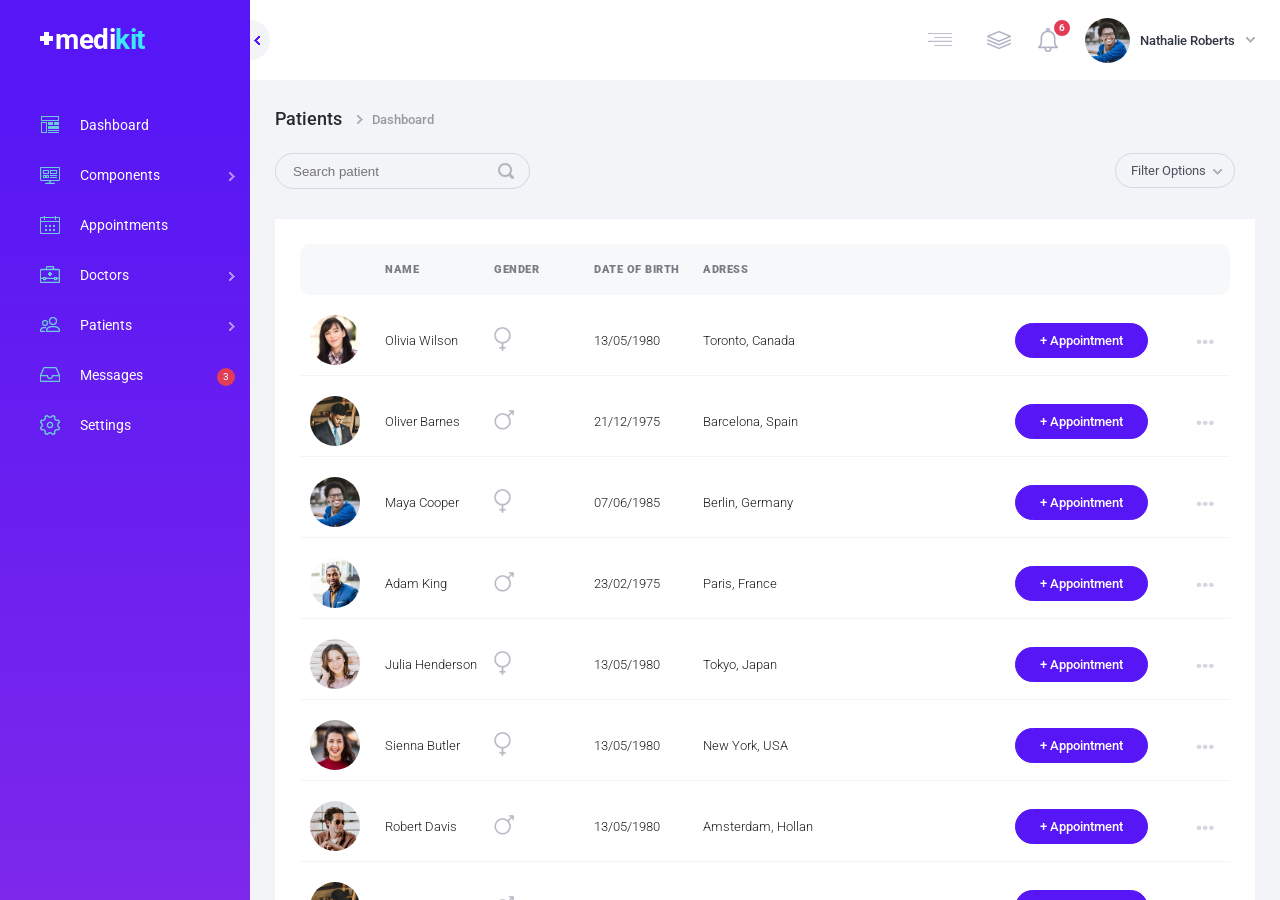
<file: dashboard__patients.html>
<!DOCTYPE html>
<html lang="en">

<!-- Mirrored from smarttemplates.net/medikit/dashboard__patients.html by HTTrack Website Copier/3.x [XR&CO'2014], Thu, 04 Apr 2019 00:52:40 GMT -->
<head>
<meta http-equiv="Content-Type" content="text/html; charset=utf-8" />
<meta name="viewport" content="width=device-width; initial-scale=1; maximum-scale=1" />
<meta name="author" content="SmartTemplates" />
<meta name="description" content="medikit admin dashboard" />
<meta name="keywords" content="medical dashboard, HTML UI KIT, medikit" />
<title>Medikit</title>
<link rel="stylesheet" href="css/daterangepicker.css">
<link rel="stylesheet" href="css/select2.css">
<link rel="stylesheet" href="css/ion.rangeSlider.min.css">
<link rel="stylesheet" href="css/dashboard.min.css">
<link href="https://fonts.googleapis.com/css?family=Roboto:300,400,500,700,900" rel="stylesheet"> 
</head>
<body>

<div class="dashboard-wrap">

	<header class="sidebar-header">
		<h1 class="sidebar-header__logo">m<span>edi<strong>kit</strong></span></h1>
	</header>
	
	<!-- Section sidebar -->
	<div class="section section--sidebar" id="sidebar">
	
			<nav class="sidebar-menu"> 
				<ul>
					<li class="dashboard"><a href="dashboard.html"><b>Dashboard</b></a></li>
					<li class="components has-submenu"><a href="#"><b>Components<span class="submenu-arrow"></span></b></a>
						<ul class="sidebar-menu__submenu">
							<li><a href="dashboard__grid.html">Grid</a></li>
							<li><a href="dashboard__charts.html">Charts</a></li>
							<li><a href="dashboard__forms.html">Forms</a></li>
							<li><a href="dashboard__tabs.html">Tabs</a></li>
							<li><a href="dashboard__toggles.html">Toggles</a></li>
							<li><a href="dashboard__tables.html">Tables</a></li>
							<li><a href="dashboard__typography.html">Typography</a></li>
						</ul>
					</li>
					<li class="appointment"><a href="dashboard__appointments.html"><b>Appointments</b></a></li>
					<li class="doctors has-submenu"><a href="#"><b>Doctors<span class="submenu-arrow"></span></b></a>
						<ul class="sidebar-menu__submenu">
							<li><a href="dashboard__doctors-add.html">Add new doctor</a></li>
							<li><a href="dashboard__doctors.html">View all doctors</a></li>
						</ul>
					</li>
					<li class="patients has-submenu"><a href="#"><b>Patients<span class="submenu-arrow"></span></b></a>
						<ul class="sidebar-menu__submenu">
							<li><a href="dashboard__patients-add.html">Add new patient</a></li>
							<li><a href="dashboard__patients.html">View all patients</a></li>
							<li><a href="dashboard__patient.html">Patient profile</a></li>
						</ul>
					</li>		
					<li class="inbox"><a href="dashboard__messages.html"><b>Messages<span class="submenu-bubble">3</span></b></a></li>
					<li class="settings"><a href="#"><b>Settings</b></a></li>
				</ul>
			</nav>
	
	</div>
	
	<!-- Section sidebar -->
	<div class="section section--content" id="content">
		<header class="content-header">
		
			<div class="sidebar-resize"></div>
			<div class="mobile-menu"><div class="st-burger-icon st-burger-icon--medium"><span></span></div></div>
			
			<div class="content-header__user content-header__dropdown">  
			    <div class="content-header__user-avatar content-header__dropdown-activate" data-dropdown="userdropdown">
					<div class="content-header__user-thumb"><img src="images/avatar-2.jpg" alt="" title=""/></div>
					<span class="content-header__user-name">Nathalie Roberts</span>
			    </div>  
				<nav class="dropdown-menu dropdown-menu--header dropdown-menu--user-menu " id="userdropdown"> 	
				<h3 class="dropdown-menu__subtitle">User menu</h3>
				<ul>   
				    <li><a href="#">My profile</a></li>
				    <li><a href="#">Activity</a></li>
				    <li><a href="#">Switch account</a></li>
				    <li><a href="#">Support</a></li>
				    <li class="logout"><a href="#" class="button button--general button--red-border">Logout</a></li>
				</ul>
				</nav>
			</div>
			
			<div class="content-header__notifications content-header__dropdown">  
			    <div class="content-header__notifications-icon content-header__icon content-header__dropdown-activate" data-dropdown="notificationsdropdown">
					<img src="images/icons/icons-24-gray/notifications.png" alt="" title=""/>
					<span class="content-header__icon-bubble">6</span>
				</div>  
				<nav class="dropdown-menu dropdown-menu--header dropdown-menu--notifications-menu" id="notificationsdropdown"> 			
				<h3 class="dropdown-menu__subtitle">You have <strong>6</strong> notifications</h3>
				<ul>    
					<li class="d-flex justify-sb"><span class="important">IMPORTANT</span>Michael D. kidney surgery <b class="task-time">today</b></li>
					<li class="d-flex justify-sb"><span class="important">IMPORTANT</span>FLU Alert report generated <b class="task-time">today</b></li>
					
					<li class="d-flex justify-sb"><span>Meeting with <strong>Dr. Joshua</strong> </span> <b class="task-time">tomorrow</b></li>
					<li class="d-flex justify-sb"><span>Remember to create prescriptions for <strong>Alexander P.</strong></span> <b class="task-time">tomorrow</b></li>
					<li class="d-flex justify-sb"><span><strong>Jada Sacks</strong> canceled the appointment at Cardiology, Dr. Michael V. </span> <b class="task-time">24 jan, 19</b></li>
					<li class="d-flex justify-sb"><span>Sarah D. registered as new patient of <strong>Dr. George</strong> at Dermatology </span> <b class="task-time">28 jan, 19</b></li>
					<li class="view-all"><a href="#" class="button button--general button--blue-border">View all</a></li>
				</ul>
				</nav>
			</div>
			
			<div class="content-header__quicklinks content-header__dropdown">  
			        <div class="content-header__quicklinks-icon content-header__icon content-header__dropdown-activate" data-dropdown="quicklinksdropdown">
					<img src="images/icons/icons-24-gray/submenu.png" alt="" title=""/>
				</div>  
				<nav class="dropdown-menu dropdown-menu--header dropdown-menu--quicklinks-menu" id="quicklinksdropdown"> 	
				<h3 class="dropdown-menu__subtitle">Quick links</h3>				
				<ul>
				        <li><a href="#">Add new doctor</a></li>
					<li><a href="#">Add new patient</a></li>
					<li><a href="#">Generate reports</a></li>
				</ul>
				</nav>
			</div>
			
			<div class="mobile-submenu"></div>

			<nav class="content-header__menu">       
				<ul>
					<li class="user selected"><a href="dashboard__patients-add.html">Add new patient</a></li>
					<li class="prescription modal-toggle" data-openpopup="prescription"><a href="#">Write a prescription</a></li>
					<li class="reports modal-toggle" data-openpopup="reports"><a href="#">Generate report</a></li>
				</ul>
			</nav>
			
		</header>
		<div class="content-subheader">
		
			<div class="content-subheader__titles">
					<h2 class="content-subheader__title">Patients</h2>
					<nav class="content-subheader__breadcrumb-menu">			
							<ul>
								<li><a href="dashboard.html">Dashboard</a></li>
							</ul>
					</nav>
			</div>
			
			
			<div class="content-subheader__options">
			
					<div class="content-subheader__search">
						<form>
							<input type="text" class="subheader-search__input" id="" name="" value="" placeholder="Search patient" />
							<input type="submit" class="subheader-search__submit" value="Search" />
						</form>
					</div>
					
					<div class="content-subheader__dropdown">
						<span class="content-subheader__more show-more show-more--select show-more--select-gray has-dropdown" data-dropdown="moreoptions">Filter Options</span>
						<nav class="dropdown-menu dropdown-menu--content dropdown-menu--subheader" id="moreoptions"> 			
							<ul>
								<li><a href="#">By Date</a></li>
								<li><a href="#">By Name</a></li>
								<li><a href="#">By Date of birth</a></li>
								<li><a href="#">+ Add filter</a></li>
							</ul>
						</nav>
					</div>
			
			</div>
			
		</div>
		

		
		<div class="grid grid--margin">
			
			<div class="grid__row">
				<div class="grid__col grid__col--padding bg-white">
					<div class="table table--patients">
						<div class="table__header">
							<div class="table__row">
								<div class="table__cell"></div>
								<div class="table__cell">NAME</div>
								<div class="table__cell">GENDER</div>
								<div class="table__cell">DATE OF BIRTH</div>
								<div class="table__cell">EMAIL</div>
								<div class="table__cell">PHONE</div>
								<div class="table__cell">ADRESS</div>
								<div class="table__cell"></div>
								<div class="table__cell"></div>
							</div>
						</div>
						<div class="table__body">
							<div class="table__row">
								<div class="table__cell"><div class="avatar-thumb"><img src="images/avatar-3.jpg" alt="" title=""/></div></div>
								<div class="table__cell">Olivia Wilson</div>
								<div class="table__cell"><img src="images/icons/icons-20-gray/female.png" alt="" title=""/></div>
								<div class="table__cell">13/05/1980</div>
								<div class="table__cell">olivia@wilson.com</div>
								<div class="table__cell">+47 789 526 2222</div>
								<div class="table__cell">Toronto, Canada</div>
								<div class="table__cell"><a href="#" class="button button--general button--inline button--blue-bg modal-toggle" data-openpopup="appointment">+ Appointment</a></div>
								<div class="table__cell">
									<span class="show-more show-more--ellipsis has-dropdown" data-dropdown="dropd1"></span>
									<nav class="dropdown-menu dropdown-menu--content dropdown-menu--table" id="dropd1"> 			
										<ul>
											<li><a href="dashboard__patient-profile.html">View Profile</a></li>
											<li><a href="#">Contact</a></li>
											<li><a href="#">Delete</a></li>
										</ul>
									</nav>
								</div>
							</div>
							<div class="table__row">
								<div class="table__cell"><div class="avatar-thumb"><img src="images/avatar-1.jpg" alt="" title=""/></div></div>
								<div class="table__cell">Oliver Barnes</div>
								<div class="table__cell"><img src="images/icons/icons-20-gray/male.png" alt="" title=""/></div>
								<div class="table__cell">21/12/1975</div>
								<div class="table__cell">oliver@barnes.com</div>
								<div class="table__cell">+33 555 526 1111</div>
								<div class="table__cell">Barcelona, Spain</div>
								<div class="table__cell"><a href="#" class="button button--general button--inline button--blue-bg modal-toggle" data-openpopup="appointment">+ Appointment</a></div>
								<div class="table__cell">
									<span class="show-more show-more--ellipsis has-dropdown" data-dropdown="dropd2"></span>
									<nav class="dropdown-menu dropdown-menu--content dropdown-menu--table" id="dropd2"> 			
										<ul>
											<li><a href="dashboard__patient-profile.html">View Profile</a></li>
											<li><a href="#">Contact</a></li>
											<li><a href="#">Delete</a></li>
										</ul>
									</nav>
								</div>
							</div>
							
							<div class="table__row">
								<div class="table__cell"><div class="avatar-thumb"><img src="images/avatar-2.jpg" alt="" title=""/></div></div>
								<div class="table__cell">Maya Cooper</div>
								<div class="table__cell"><img src="images/icons/icons-20-gray/female.png" alt="" title=""/></div>
								<div class="table__cell">07/06/1985</div>
								<div class="table__cell">maya@cooper.com</div>
								<div class="table__cell">+47 789 526 2222</div>
								<div class="table__cell">Berlin, Germany</div>
								<div class="table__cell"><a href="#" class="button button--general button--inline button--blue-bg modal-toggle" data-openpopup="appointment">+ Appointment</a></div>
								<div class="table__cell">
									<span class="show-more show-more--ellipsis has-dropdown" data-dropdown="dropd3"></span>
									<nav class="dropdown-menu dropdown-menu--content dropdown-menu--table" id="dropd3"> 			
										<ul>
											<li><a href="dashboard__patient-profile.html">View Profile</a></li>
											<li><a href="#">Contact</a></li>
											<li><a href="#">Delete</a></li>
										</ul>
									</nav>
								</div>
							</div>
							<div class="table__row">
								<div class="table__cell"><div class="avatar-thumb"><img src="images/avatar-4.jpg" alt="" title=""/></div></div>
								<div class="table__cell">Adam King</div>
								<div class="table__cell"><img src="images/icons/icons-20-gray/male.png" alt="" title=""/></div>
								<div class="table__cell">23/02/1975</div>
								<div class="table__cell">adam@king.com</div>
								<div class="table__cell">+45 111 526 6789</div>
								<div class="table__cell">Paris, France</div>
								<div class="table__cell"><a href="#" class="button button--general button--inline button--blue-bg modal-toggle" data-openpopup="appointment">+ Appointment</a></div>
								<div class="table__cell">
									<span class="show-more show-more--ellipsis has-dropdown" data-dropdown="dropd4"></span>
									<nav class="dropdown-menu dropdown-menu--content dropdown-menu--table" id="dropd4"> 			
										<ul>
											<li><a href="dashboard__patient-profile.html">View Profile</a></li>
											<li><a href="#">Contact</a></li>
											<li><a href="#">Delete</a></li>
										</ul>
									</nav>
								</div>
							</div>
							
							<div class="table__row">
								<div class="table__cell"><div class="avatar-thumb"><img src="images/avatar-5.jpg" alt="" title=""/></div></div>
								<div class="table__cell">Julia Henderson</div>
								<div class="table__cell"><img src="images/icons/icons-20-gray/female.png" alt="" title=""/></div>
								<div class="table__cell">13/05/1980</div>
								<div class="table__cell">julia@henderson.com</div>
								<div class="table__cell">+47 333 526 2222</div>
								<div class="table__cell">Tokyo, Japan</div>
								<div class="table__cell"><a href="#" class="button button--general button--inline button--blue-bg modal-toggle" data-openpopup="appointment">+ Appointment</a></div>
								<div class="table__cell">
									<span class="show-more show-more--ellipsis has-dropdown" data-dropdown="dropd5"></span>
									<nav class="dropdown-menu dropdown-menu--content dropdown-menu--table" id="dropd5"> 			
										<ul>
											<li><a href="dashboard__patient-profile.html">View Profile</a></li>
											<li><a href="#">Contact</a></li>
											<li><a href="#">Delete</a></li>
										</ul>
									</nav>
								</div>
							</div>
							<div class="table__row">
								<div class="table__cell"><div class="avatar-thumb"><img src="images/avatar-6.jpg" alt="" title=""/></div></div>
								<div class="table__cell">Sienna Butler</div>
								<div class="table__cell"><img src="images/icons/icons-20-gray/female.png" alt="" title=""/></div>
								<div class="table__cell">13/05/1980</div>
								<div class="table__cell">sienna@butler.com</div>
								<div class="table__cell">+47 789 526 2222</div>
								<div class="table__cell">New York, USA</div>
								<div class="table__cell"><a href="#" class="button button--general button--inline button--blue-bg modal-toggle" data-openpopup="appointment">+ Appointment</a></div>
								<div class="table__cell">
									<span class="show-more show-more--ellipsis has-dropdown" data-dropdown="dropd6"></span>
									<nav class="dropdown-menu dropdown-menu--content dropdown-menu--table" id="dropd6"> 			
										<ul>
											<li><a href="dashboard__patient-profile.html">View Profile</a></li>
											<li><a href="#">Contact</a></li>
											<li><a href="#">Delete</a></li>
										</ul>
									</nav>
								</div>
							</div>
							
							<div class="table__row">
								<div class="table__cell"><div class="avatar-thumb"><img src="images/avatar-7.jpg" alt="" title=""/></div></div>
								<div class="table__cell">Robert Davis</div>
								<div class="table__cell"><img src="images/icons/icons-20-gray/male.png" alt="" title=""/></div>
								<div class="table__cell">13/05/1980</div>
								<div class="table__cell">robert@davis.com</div>
								<div class="table__cell">+35 333 526 2222</div>
								<div class="table__cell">Amsterdam, Hollan</div>
								<div class="table__cell"><a href="#" class="button button--general button--inline button--blue-bg modal-toggle" data-openpopup="appointment">+ Appointment</a></div>
								<div class="table__cell">
									<span class="show-more show-more--ellipsis has-dropdown" data-dropdown="dropd5"></span>
									<nav class="dropdown-menu dropdown-menu--content dropdown-menu--table" id="dropd5"> 			
										<ul>
											<li><a href="dashboard__patient-profile.html">View Profile</a></li>
											<li><a href="#">Contact</a></li>
											<li><a href="#">Delete</a></li>
										</ul>
									</nav>
								</div>
							</div>
							<div class="table__row">
								<div class="table__cell"><div class="avatar-thumb"><img src="images/avatar-1.jpg" alt="" title=""/></div></div>
								<div class="table__cell">Billy Ross</div>
								<div class="table__cell"><img src="images/icons/icons-20-gray/male.png" alt="" title=""/></div>
								<div class="table__cell">13/05/1980</div>
								<div class="table__cell">billy@ross.com</div>
								<div class="table__cell">+47 789 526 2222</div>
								<div class="table__cell">Los Angeles, USA</div>
								<div class="table__cell"><a href="#" class="button button--general button--inline button--blue-bg modal-toggle" data-openpopup="appointment">+ Appointment</a></div>
								<div class="table__cell">
									<span class="show-more show-more--ellipsis has-dropdown" data-dropdown="dropd6"></span>
									<nav class="dropdown-menu dropdown-menu--content dropdown-menu--table" id="dropd6"> 			
										<ul>
											<li><a href="dashboard__patient-profile.html">View Profile</a></li>
											<li><a href="#">Contact</a></li>
											<li><a href="#">Delete</a></li>
										</ul>
									</nav>
								</div>
							</div>


						</div>
						
					</div>
					<!-- TABLE end -->
				</div>

			</div>
			
			<div class="grid__row">
				<div class="grid__col grid__col--padding bg-white">
					<ul class="pagination">
						 <li><a href="#" class="pagination__current">1</a></li>
						 <li><a href="#">2</a></li>
						 <li><a href="#">3</a></li>
						 <li><a href="#">4</a></li>
						 <li><a href="#">5</a></li>
						 <li><a href="#">NEXT</a></li>
					</ul>
				</div>
			</div>

		</div> <!-- End of Grid -->



	</div>
	
</div> <!-- Wrap end -->

<div class="section section-panel" id="panel">
	<div class="panel-resize"></div>
	<div class="section-panel__content scrollbar-macosx">
		

		<div class="grid">
			
		        <div class="grid__row">	
				<div class="grid__col grid__col--padding">
					<div class="grid__row">
						<div class="grid__col grid__col--margin">
							<h3 class="grid__col-title">Settings Panel</h3>
						</div>		
					</div>
					<div class="grid__row align-c">
						<div class="grid__col grid__col--12 grid__col--margin">
							<label class="form__label pb0">ENABLED OPTION</label>
						</div>
						<div class="grid__col grid__col--12 grid__col--margin">
							<div class="form__switcher">
								<label class="switch">
								<input class="switch__input" type="checkbox" data-role="none" checked />
								<span class="switch__label" data-on="On" data-off="Off"></span> <span class="switch__handle"></span>
								</label>
							</div>
						</div>
					</div>
					<div class="grid__row align-c">
						<div class="grid__col grid__col--12 grid__col--margin">
							<label class="form__label pb0">DISABLED OPTION</label>
						</div>
						<div class="grid__col grid__col--12 grid__col--margin">
							<div class="form__switcher">
								<label class="switch">
								<input class="switch__input" type="checkbox" data-role="none"/>
								<span class="switch__label" data-on="On" data-off="Off"></span> <span class="switch__handle"></span>
								</label>
							</div>
						</div>
					</div>
					<div class="grid__row align-c">
						<div class="grid__col grid__col--12 grid__col--margin">
							<label class="form__label pb0">ENABLED OPTION</label>
						</div>
						<div class="grid__col grid__col--12 grid__col--margin">
							<div class="form__switcher">
								<label class="switch">
								<input class="switch__input" type="checkbox" data-role="none" checked />
								<span class="switch__label" data-on="On" data-off="Off"></span> <span class="switch__handle"></span>
								</label>
							</div>
						</div>
					</div>
					<div class="grid__row align-c">
						<div class="grid__col grid__col--12 grid__col--margin">
							<label class="form__label pb0">DISABLED OPTION</label>
						</div>
						<div class="grid__col grid__col--12 grid__col--margin">
							<div class="form__switcher">
								<label class="switch">
								<input class="switch__input" type="checkbox" data-role="none"/>
								<span class="switch__label" data-on="On" data-off="Off"></span> <span class="switch__handle"></span>
								</label>
							</div>
						</div>
					</div>
					<div class="grid__row">
						<div class="grid__col grid__col--margin">
							<h3 class="grid__col-title">Custom radios</h3>
						</div>		
					</div>
					<div class="grid__row">
						<div class="grid__col grid__col--margin">
							<label class="form__label">CUSTOM RADIO SETTINGS</label>
							<div class="form__radio">
								<input type="radio" name="cr" id="cr1" value="1" checked /><label for="cr1">Radio option</label>
							</div>
							<div class="form__radio">
								<input type="radio" name="cr" id="cr2" value="2" /><label for="cr2">Radio option</label>
							</div>
							<div class="form__radio">
								<input type="radio" name="cr" id="cr3" value="3" /><label for="cr3">Radio option</label>
							</div>
						</div>
					</div>
					<div class="grid__row">
						<div class="grid__col grid__col--margin">
							<h3 class="grid__col-title">Custom checkboxes</h3>
						</div>		
					</div>
					<div class="grid__row">
						<div class="grid__col grid__col--margin">
							<label class="form__label">CUSTOM CHECKBOX SETTINGS</label>
							<div class="form__checkbox">
								<input type="checkbox" name="cc1" id="cc1" value="1" checked /><label for="cc1">Checkbox option</label>
							</div>
							<div class="form__checkbox">
								<input type="checkbox" name="cc2" id="cc2" value="2" /><label for="cc2">Checkbox option</label>
							</div>
							<div class="form__checkbox">
								<input type="checkbox" name="cc3" id="cc3" value="3" /><label for="cc3">Checkbox option</label>
							</div>
						</div>
					</div>
					

					<div class="grid__row">
						<div class="grid__col grid__col--margin">
							<h3 class="grid__col-title">Custom Slider</h3>
						</div>		
					</div>
					<div class="grid__row">
						<div class="grid__col grid__col--margin">
							<label class="form__label">CUSTOM SINGLE SLIDER</label>
								<input type="text" class="js-slider" name="my_range" value="" />
						</div>
					</div>
					<div class="grid__row">
						<div class="grid__col grid__col--margin mb0">
							<label class="form__label">CUSTOM RANGE SLIDER</label>
								<input type="text" class="js-range-slider" name="my_range" value="" />
						</div>
					</div>
				</div>

			</div>
		</div> <!-- End of Grid -->	
	</div>
</div>  <!-- End of right panel -->

  <!-- Modal - Appointment --> 
<div class="modal modal--appointment">
		
		<div class="modal__overlay modal__overlay--toggle"></div>
		<div class="modal__wrapper modal-transition">
		  
		<div class="modal__body">
			<div class="modal__header">
				<h2 class="modal__header-title">Make an appointment</h2>
				<div class="modal__close modal__overlay--toggle"><span></span></div>
			</div>
			<div class="modal__content">					
		
				<div class="grid">
					<div class="grid__row grid__row--margin">
						<div class="grid__col grid__col--margin">
							<h3 class="grid__col-title">Patient Information</h3>
						</div>		
					</div>
					<div class="grid__row grid__row--margin">
						<div class="grid__col grid__col--13 grid__col--margin">
							<label class="form__label">PATIENT NAME</label>
							<select class="custom-select" name="appname">
								<option value="Patient Name">Emma Williams</option>
								<option value="Patient Name">Olivia Johnson</option>
								<option value="Patient Name">Ava Jones</option>
								<option value="Patient Name">Isabella Brown</option>
								<option value="Patient Name">Sophia Davis</option>
								<option value="Patient Name">Mia Latin</option>
								<option value="Patient Name">Amelia Miller</option>
								<option value="Patient Name">Charlotte Wilson</option>
								<option value="Patient Name">Abigail Moore</option>
								<option value="Patient Name">Emily Anderson</option>
								<option value="Patient Name">Harper Thomas</option>
								<option value="Patient Name">Evelyn Jackson</option>
								<option value="Patient Name">Madison Taylor</option>
								<option value="Patient Name">Victoria White</option>
								<option value="Patient Name">Sofia Harris</option>
								<option value="Patient Name">Scarlett Martin</option>
								<option value="Patient Name">Aria Thompson</option>
								<option value="Patient Name">Elizabeth Robinson</option>
								<option value="Patient Name">Camila Lewis</option>
								<option value="Patient Name">Layla Garcia</option>
								<option value="Patient Name">Ella Walker</option>
								<option value="Patient Name">Chloe Clark</option>
								<option value="Patient Name">Zoey Rodriguez</option>
								<option value="Patient Name">Penelope Martinez</option>
								<option value="Patient Name">Matthew Jones</option>
								<option value="Patient Name">Benjamin Brown</option>
								<option value="Patient Name">Alexander Davies</option>
								<option value="Patient Name">William Evans</option>
								<option value="Patient Name">Daniel Smith</option>
								<option value="Patient Name">Jayden Taylor</option>
								<option value="Patient Name">Oliver Thomas</option>
								<option value="Patient Name">Carter Roberts</option>
								<option value="Patient Name">Sebastian Walker</option>
								<option value="Patient Name">Joseph Johnson</option>
								<option value="Patient Name">David Thompson</option>
								<option value="Patient Name">Gabriel Wood</option>
								<option value="Patient Name">Julian Robinson</option>
								<option value="Patient Name">Jackson Wright</option>
								<option value="Patient Name">Anthony King</option>
								<option value="Patient Name">Dylan Cooper</option>
							</select>
						</div>
						<div class="grid__col grid__col--13 grid__col--margin">
									<label class="form__label">DATE OR BIRTH</label>
									<input type="text" name="birthday" class="form__input" value="02/03/1983" />
						</div>
						<div class="grid__col grid__col--13 grid__col--margin">
									<label class="form__label">PHONE</label>
									<input type="text" name="appphone" class="form__input" value="" />
						</div>
					</div>
					<div class="grid__row  grid__row--margin">
						<div class="grid__col grid__col--margin">
							<h3 class="grid__col-title">Appointment Information</h3>
						</div>		
					</div>
					<div class="grid__row grid__row--margin">
						<div class="grid__col grid__col--12 grid__col--margin">
							<label class="form__label">LOCATION</label>
							<select class="custom-select" name="applocation">
								<option value="Los Angeles">H Clinic, Houston Street</option>
								<option value="Washington">Hostpital Washington</option>
								<option value="New York">Clinic 54 New York</option>
								<option value="Chicago">43V Room Chicago</option>
							</select>
						</div>
						<div class="grid__col grid__col--12 grid__col--margin">
									<label class="form__label">DATE &amp; TIME</label>
									<input type="text" name="timepicker" class="form__input" value="" />
						</div>
					</div>
					<div class="grid__row grid__row--margin">
						<div class="grid__col grid__col--margin">
							<h3 class="grid__col-title">Examination Information</h3>
						</div>		
					</div>
					<div class="grid__row grid__row--margin">
						<div class="grid__col grid__col--13 grid__col--margin">
							<label class="form__label">EXAMINATION TYPE</label>
							<select class="custom-select" name="apptype">
								<option value="Examination">Abdominal radiology</option>
								<option value="Examination">Breast imaging</option>
								<option value="Examination">Cardiothoracic radiology</option>
								<option value="Examination">Cardiovascular radiology</option>
								<option value="Examination">Chest radiology</option>
								<option value="Examination">Emergency radiology</option>
								<option value="Examination">Endovascular surgical neuroradiology</option>
								<option value="Examination">Gastrointestinal radiology</option>
								<option value="Examination">Genitourinary radiology</option>
								<option value="Examination">Head and neck radiology</option>
								<option value="Examination">Interventional radiology</option>
								<option value="Examination">Musculoskeletal radiology</option>
								<option value="Examination">Neuroradiology</option>
								<option value="Examination">Nuclear radiology</option>
								<option value="Examination">Pediatric radiology</option>
								<option value="Examination">Radiation oncology</option>
								<option value="Examination">Vascular and interventional radiology</option>
							</select>
						</div>
						<div class="grid__col grid__col--13 grid__col--margin">
									<label class="form__label">DOCTOR</label>
									<select class="custom-select" name="apptype">
										<option value="Patient Name">Dr. Alexander Davies</option>
										<option value="Patient Name">Dr. William Evans</option>
										<option value="Patient Name">Dr. Daniel Smith</option>
										<option value="Patient Name">Dr. Jayden Taylor</option>
										<option value="Patient Name">Dr. Oliver Thomas</option>
										<option value="Patient Name">Dr. Carter Roberts</option>
										<option value="Patient Name">Dr. Sebastian Walker</option>
										<option value="Patient Name">Dr. Joseph Johnson</option>
										<option value="Patient Name">Dr. David Thompson</option>
										<option value="Patient Name">Dr. Gabriel Wood</option>
										<option value="Patient Name">Dr. Julian Robinson</option>
									</select>
						</div>
						<div class="grid__col grid__col--13 grid__col--margin">
									<label class="form__label">NOTES</label>
									<input name="notes" id="notes" class="form__input" type="text" />
						</div>
					</div>
					<div class="grid__row grid__row--margin">
						<div class="grid__col grid__col--margin">
							<input type="submit" name="submit" class="button button--submit button--blue-bg" id="submit" value="ADD APPOINTMENT" />	
						</div>
					</div>
				</div> <!-- End of Grid -->

			</div> 

			
		</div>

		</div>
 </div> 
 
  <!-- Modal - prescription --> 
<div class="modal modal--prescription">
		
		<div class="modal__overlay modal__overlay--toggle"></div>
		<div class="modal__wrapper modal-transition">
		  
		<div class="modal__body">
			<div class="modal__header">
				<h2 class="modal__header-title">Make a prescription</h2>
				<div class="modal__close modal__overlay--toggle"><span></span></div>
			</div>
			<div class="modal__content">					
		
				<div class="grid">
					<div class="grid__row grid__row--margin">
						<div class="grid__col grid__col--margin">
							<h3 class="grid__col-title">Patient Information</h3>
						</div>		
					</div>
					<div class="grid__row grid__row--margin">
						<div class="grid__col grid__col--13 grid__col--margin">
							<label class="form__label">PATIENT NAME</label>
							<select class="custom-select" name="appname">
								<option value="Patient Name">Emma Williams</option>
								<option value="Patient Name">Olivia Johnson</option>
								<option value="Patient Name">Ava Jones</option>
								<option value="Patient Name">Isabella Brown</option>
								<option value="Patient Name">Sophia Davis</option>
								<option value="Patient Name">Mia Latin</option>
								<option value="Patient Name">Amelia Miller</option>
								<option value="Patient Name">Charlotte Wilson</option>
								<option value="Patient Name">Abigail Moore</option>
								<option value="Patient Name">Emily Anderson</option>
								<option value="Patient Name">Harper Thomas</option>
								<option value="Patient Name">Evelyn Jackson</option>
								<option value="Patient Name">Madison Taylor</option>
								<option value="Patient Name">Victoria White</option>
								<option value="Patient Name">Sofia Harris</option>
								<option value="Patient Name">Scarlett Martin</option>
								<option value="Patient Name">Aria Thompson</option>
								<option value="Patient Name">Elizabeth Robinson</option>
								<option value="Patient Name">Camila Lewis</option>
								<option value="Patient Name">Layla Garcia</option>
								<option value="Patient Name">Ella Walker</option>
								<option value="Patient Name">Chloe Clark</option>
								<option value="Patient Name">Zoey Rodriguez</option>
								<option value="Patient Name">Penelope Martinez</option>
								<option value="Patient Name">Matthew Jones</option>
								<option value="Patient Name">Benjamin Brown</option>
								<option value="Patient Name">Alexander Davies</option>
								<option value="Patient Name">William Evans</option>
								<option value="Patient Name">Daniel Smith</option>
								<option value="Patient Name">Jayden Taylor</option>
								<option value="Patient Name">Oliver Thomas</option>
								<option value="Patient Name">Carter Roberts</option>
								<option value="Patient Name">Sebastian Walker</option>
								<option value="Patient Name">Joseph Johnson</option>
								<option value="Patient Name">David Thompson</option>
								<option value="Patient Name">Gabriel Wood</option>
								<option value="Patient Name">Julian Robinson</option>
								<option value="Patient Name">Jackson Wright</option>
								<option value="Patient Name">Anthony King</option>
								<option value="Patient Name">Dylan Cooper</option>
							</select>
						</div>
						<div class="grid__col grid__col--13 grid__col--margin">
									<label class="form__label">DATE OR BIRTH</label>
									<input type="text" name="birthday" class="form__input" value="02/03/1983" />
						</div>
						<div class="grid__col grid__col--13 grid__col--margin">
									<label class="form__label">PHONE</label>
									<input type="text" name="appphone" class="form__input" value="" />
						</div>
					</div>
					<div class="grid__row  grid__row--margin">
						<div class="grid__col grid__col--margin">
							<h3 class="grid__col-title">Prescription Information</h3>
						</div>		
					</div>
					<div class="grid__row grid__row--margin">
						<div class="grid__col grid__col--12 grid__col--margin">
							<label class="form__label">MEDICATION</label>
							<select class="custom-select" name="applocation">
									<option value="Acetaminophen">Acetaminophen</option>
									<option value="Adderall">Adderall</option>
									<option value="Alprazolam">Alprazolam</option>
									<option value="Amitriptyline">Amitriptyline</option>
									<option value="Amlodipine">Amlodipine</option>
									<option value="Amoxicillin">Amoxicillin</option>
									<option value="Ativan">Ativan</option>
									<option value="Atorvastatin">Atorvastatin</option>
									<option value="Azithromycin">Azithromycin</option>
									<option value="Ciprofloxacin">Ciprofloxacin</option>
									<option value="Citalopram">Citalopram</option>
									<option value="Clindamycin">Clindamycin</option>
									<option value="Clonazepam">Clonazepam</option>
									<option value="Codeine">Codeine</option>
									<option value="Cyclobenzaprine">Cyclobenzaprine</option>
									<option value="Cymbalta">Cymbalta</option>
									<option value="Doxycycline">Doxycycline</option>
									<option value="Gabapentin">Gabapentin</option>
									<option value="Hydrochlorothiazide">Hydrochlorothiazide</option>
									<option value="Ibuprofen">Ibuprofen</option>
							</select>
						</div>
						<div class="grid__col grid__col--12 grid__col--margin">
									<label class="form__label">PERIOD FOR MEDICATION</label>
									<input type="text" name="dates" class="form__input" value="" />
						</div>
					</div>
					<div class="grid__row grid__row--margin">
						<div class="grid__col grid__col--margin">
							<h3 class="grid__col-title">Doctor Information</h3>
						</div>		
					</div>
					<div class="grid__row grid__row--margin">
						<div class="grid__col grid__col--13 grid__col--margin">
									<label class="form__label">DOCTOR</label>
									<select class="custom-select" name="apptype">
										<option value="Patient Name">Dr. Alexander Davies</option>
										<option value="Patient Name">Dr. William Evans</option>
										<option value="Patient Name">Dr. Daniel Smith</option>
										<option value="Patient Name">Dr. Jayden Taylor</option>
										<option value="Patient Name">Dr. Oliver Thomas</option>
										<option value="Patient Name">Dr. Carter Roberts</option>
										<option value="Patient Name">Dr. Sebastian Walker</option>
										<option value="Patient Name">Dr. Joseph Johnson</option>
										<option value="Patient Name">Dr. David Thompson</option>
										<option value="Patient Name">Dr. Gabriel Wood</option>
										<option value="Patient Name">Dr. Julian Robinson</option>
									</select>
						</div>
						<div class="grid__col grid__col--23 grid__col--margin">
									<label class="form__label">NOTES</label>
									<input name="notes" id="notes" class="form__input" type="text" />
						</div>
					</div>
					<div class="grid__row grid__row--margin">
						<div class="grid__col grid__col--margin">
							<input type="submit" name="submit" class="button button--submit button--inline button--blue-bg" id="submit" value="SAVE PRESCRIPTION" />
							<input type="submit" name="submit" class="button button--submit button--inline button--blue-bg" id="submit" value="SAVE &amp; PRINT" />								
						</div>
					</div>
				</div> <!-- End of Grid -->

			</div> 

			
		</div>

		</div>
 </div> 
 
 
   <!-- Modal - reports --> 
<div class="modal modal--reports">
		
		<div class="modal__overlay modal__overlay--toggle"></div>
		<div class="modal__wrapper modal-transition">
		  
		<div class="modal__body">
			<div class="modal__header">
				<h2 class="modal__header-title">Generate report</h2>
				<div class="modal__close modal__overlay--toggle"><span></span></div>
			</div>
			<div class="modal__content">					
		
				<div class="grid">
					<div class="grid__row grid__row--margin">
						<div class="grid__col grid__col--margin">
							<h3 class="grid__col-title">Patient Information</h3>
						</div>		
					</div>
					<div class="grid__row grid__row--margin">
						<div class="grid__col grid__col--13 grid__col--margin">
							<label class="form__label">PATIENT NAME</label>
							<select class="custom-select" name="appname">
								<option value="Patient Name">Emma Williams</option>
								<option value="Patient Name">Olivia Johnson</option>
								<option value="Patient Name">Ava Jones</option>
								<option value="Patient Name">Isabella Brown</option>
								<option value="Patient Name">Sophia Davis</option>
								<option value="Patient Name">Mia Latin</option>
								<option value="Patient Name">Amelia Miller</option>
								<option value="Patient Name">Charlotte Wilson</option>
								<option value="Patient Name">Abigail Moore</option>
								<option value="Patient Name">Emily Anderson</option>
								<option value="Patient Name">Harper Thomas</option>
								<option value="Patient Name">Evelyn Jackson</option>
								<option value="Patient Name">Madison Taylor</option>
								<option value="Patient Name">Victoria White</option>
								<option value="Patient Name">Sofia Harris</option>
								<option value="Patient Name">Scarlett Martin</option>
								<option value="Patient Name">Aria Thompson</option>
								<option value="Patient Name">Elizabeth Robinson</option>
								<option value="Patient Name">Camila Lewis</option>
								<option value="Patient Name">Layla Garcia</option>
								<option value="Patient Name">Ella Walker</option>
								<option value="Patient Name">Chloe Clark</option>
								<option value="Patient Name">Zoey Rodriguez</option>
								<option value="Patient Name">Penelope Martinez</option>
								<option value="Patient Name">Matthew Jones</option>
								<option value="Patient Name">Benjamin Brown</option>
								<option value="Patient Name">Alexander Davies</option>
								<option value="Patient Name">William Evans</option>
								<option value="Patient Name">Daniel Smith</option>
								<option value="Patient Name">Jayden Taylor</option>
								<option value="Patient Name">Oliver Thomas</option>
								<option value="Patient Name">Carter Roberts</option>
								<option value="Patient Name">Sebastian Walker</option>
								<option value="Patient Name">Joseph Johnson</option>
								<option value="Patient Name">David Thompson</option>
								<option value="Patient Name">Gabriel Wood</option>
								<option value="Patient Name">Julian Robinson</option>
								<option value="Patient Name">Jackson Wright</option>
								<option value="Patient Name">Anthony King</option>
								<option value="Patient Name">Dylan Cooper</option>
							</select>
						</div>
						<div class="grid__col grid__col--13 grid__col--margin">
									<label class="form__label">DATE OR BIRTH</label>
									<input type="text" name="birthday" class="form__input" value="02/03/1983" />
						</div>
						<div class="grid__col grid__col--13 grid__col--margin">
									<label class="form__label">PHONE</label>
									<input type="text" name="appphone" class="form__input" value="" />
						</div>
					</div>
					<div class="grid__row  grid__row--margin">
						<div class="grid__col grid__col--margin">
							<h3 class="grid__col-title">Report Information</h3>
						</div>		
					</div>
					<div class="grid__row grid__row--margin">
						<div class="grid__col grid__col--12 grid__col--margin">
							<label class="form__label">REPORT TYPE</label>
							<select class="custom-select" name="applocation">
									<option value="Diseases">Diseases report</option>
									<option value="Activity">Activity report</option>
							</select>
						</div>
						<div class="grid__col grid__col--12 grid__col--margin">
									<label class="form__label">REPORT PERIOD</label>
									<input type="text" name="dates" class="form__input" value="" />
						</div>
					</div>
					<div class="grid__row grid__row--margin">
						<div class="grid__col grid__col--margin">
							<h3 class="grid__col-title">Doctor Information</h3>
						</div>		
					</div>
					<div class="grid__row grid__row--margin">
						<div class="grid__col grid__col--13 grid__col--margin">
									<label class="form__label">Generated by Doctor</label>
									<select class="custom-select" name="apptype">
										<option value="Patient Name">Dr. Alexander Davies</option>
										<option value="Patient Name">Dr. William Evans</option>
										<option value="Patient Name">Dr. Daniel Smith</option>
										<option value="Patient Name">Dr. Jayden Taylor</option>
										<option value="Patient Name">Dr. Oliver Thomas</option>
										<option value="Patient Name">Dr. Carter Roberts</option>
										<option value="Patient Name">Dr. Sebastian Walker</option>
										<option value="Patient Name">Dr. Joseph Johnson</option>
										<option value="Patient Name">Dr. David Thompson</option>
										<option value="Patient Name">Dr. Gabriel Wood</option>
										<option value="Patient Name">Dr. Julian Robinson</option>
									</select>
						</div>
						<div class="grid__col grid__col--23 grid__col--margin">
									<label class="form__label">NOTES</label>
									<input name="notes" id="notes" class="form__input" type="text" />
						</div>
					</div>
					<div class="grid__row grid__row--margin">
						<div class="grid__col grid__col--margin">
							<input type="submit" name="submit" class="button button--submit button--blue-bg" id="submit" value="GENERATE REPORT" />							
						</div>
					</div>
				</div> <!-- End of Grid -->

			</div> 

			
		</div>

		</div>
 </div> 

<script src="js/jquery-3.3.1.min.js"></script>
<script src="js/moment.min.js"></script>
<script src="js/select2.min.js"></script>
<script src="js/daterangepicker.min.js"></script>
<script src="js/ion.rangeSlider.min.js"></script>
<script src="js/jquery.dashboard-custom.js"></script>
</body>

<!-- Mirrored from smarttemplates.net/medikit/dashboard__patients.html by HTTrack Website Copier/3.x [XR&CO'2014], Thu, 04 Apr 2019 00:52:40 GMT -->
</html>
</file>
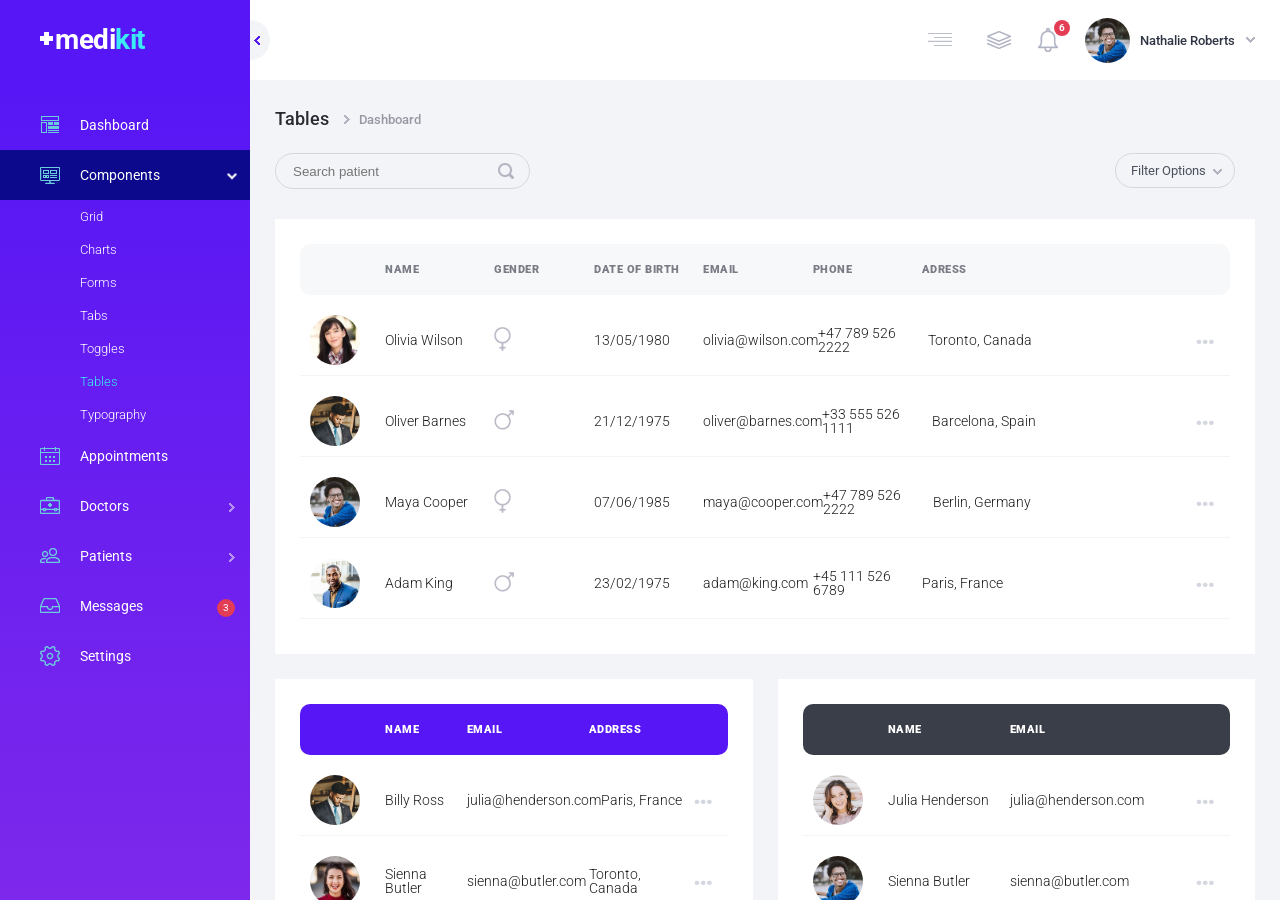
<file: dashboard__tables.html>
<!DOCTYPE html>
<html lang="en">

<!-- Mirrored from smarttemplates.net/medikit/dashboard__tables.html by HTTrack Website Copier/3.x [XR&CO'2014], Thu, 04 Apr 2019 00:52:38 GMT -->
<head>
<meta http-equiv="Content-Type" content="text/html; charset=utf-8" />
<meta name="viewport" content="width=device-width; initial-scale=1; maximum-scale=1" />
<meta name="author" content="SmartTemplates" />
<meta name="description" content="medikit admin dashboard" />
<meta name="keywords" content="medical dashboard, HTML UI KIT, medikit" />
<title>Medikit</title>
<link rel="stylesheet" href="css/daterangepicker.css">
<link rel="stylesheet" href="css/select2.css">
<link rel="stylesheet" href="css/ion.rangeSlider.min.css">
<link rel="stylesheet" href="css/dashboard.min.css">
<link href="https://fonts.googleapis.com/css?family=Roboto:300,400,500,700,900" rel="stylesheet"> 
</head>
<body>

<div class="dashboard-wrap">

	<header class="sidebar-header">
		<h1 class="sidebar-header__logo">m<span>edi<strong>kit</strong></span></h1>
	</header>
	
	<!-- Section sidebar -->
	<div class="section section--sidebar" id="sidebar">
	
			<nav class="sidebar-menu"> 
				<ul>
					<li class="dashboard"><a href="dashboard.html"><b>Dashboard</b></a></li>
					<li class="components has-submenu open"><a href="#"><b>Components<span class="submenu-arrow"></span></b></a>
						<ul class="sidebar-menu__submenu active" style="display:block;">
							<li><a href="dashboard__grid.html">Grid</a></li>
							<li><a href="dashboard__charts.html">Charts</a></li>
							<li><a href="dashboard__forms.html">Forms</a></li>
							<li><a href="dashboard__tabs.html">Tabs</a></li>
							<li><a href="dashboard__toggles.html">Toggles</a></li>
							<li class="selected"><a href="dashboard__tables.html">Tables</a></li>
							<li><a href="dashboard__typography.html">Typography</a></li>
						</ul>
					</li>
					<li class="appointment"><a href="dashboard__appointments.html"><b>Appointments</b></a></li>
					<li class="doctors has-submenu"><a href="#"><b>Doctors<span class="submenu-arrow"></span></b></a>
						<ul class="sidebar-menu__submenu">
							<li><a href="dashboard__doctors-add.html">Add new doctor</a></li>
							<li><a href="dashboard__doctors.html">View all doctors</a></li>
						</ul>
					</li>
					<li class="patients has-submenu"><a href="#"><b>Patients<span class="submenu-arrow"></span></b></a>
						<ul class="sidebar-menu__submenu">
							<li><a href="dashboard__patients-add.html">Add new patient</a></li>
							<li><a href="dashboard__patients.html">View all patients</a></li>
							<li><a href="dashboard__patient.html">Patient profile</a></li>
						</ul>
					</li>		
					<li class="inbox"><a href="dashboard__messages.html"><b>Messages<span class="submenu-bubble">3</span></b></a></li>
					<li class="settings"><a href="#"><b>Settings</b></a></li>
				</ul>
			</nav>
	
	</div>
	
	<!-- Section sidebar -->
	<div class="section section--content" id="content">
		<header class="content-header">
		
			<div class="sidebar-resize"></div>
			<div class="mobile-menu"><div class="st-burger-icon st-burger-icon--medium"><span></span></div></div>
			
			<div class="content-header__user content-header__dropdown">  
			    <div class="content-header__user-avatar content-header__dropdown-activate" data-dropdown="userdropdown">
					<div class="content-header__user-thumb"><img src="images/avatar-2.jpg" alt="" title=""/></div>
					<span class="content-header__user-name">Nathalie Roberts</span>
			    </div>  
				<nav class="dropdown-menu dropdown-menu--header dropdown-menu--user-menu " id="userdropdown"> 	
				<h3 class="dropdown-menu__subtitle">User menu</h3>
				<ul>   
				    <li><a href="#">My profile</a></li>
				    <li><a href="#">Activity</a></li>
				    <li><a href="#">Switch account</a></li>
				    <li><a href="#">Support</a></li>
				    <li class="logout"><a href="#" class="button button--general button--red-border">Logout</a></li>
				</ul>
				</nav>
			</div>
			
			<div class="content-header__notifications content-header__dropdown">  
			    <div class="content-header__notifications-icon content-header__icon content-header__dropdown-activate" data-dropdown="notificationsdropdown">
					<img src="images/icons/icons-24-gray/notifications.png" alt="" title=""/>
					<span class="content-header__icon-bubble">6</span>
				</div>  
				<nav class="dropdown-menu dropdown-menu--header dropdown-menu--notifications-menu" id="notificationsdropdown"> 			
				<h3 class="dropdown-menu__subtitle">You have <strong>6</strong> notifications</h3>
				<ul>    
					<li class="d-flex justify-sb"><span class="important">IMPORTANT</span>Michael D. kidney surgery <b class="task-time">today</b></li>
					<li class="d-flex justify-sb"><span class="important">IMPORTANT</span>FLU Alert report generated <b class="task-time">today</b></li>
					
					<li class="d-flex justify-sb"><span>Meeting with <strong>Dr. Joshua</strong> </span> <b class="task-time">tomorrow</b></li>
					<li class="d-flex justify-sb"><span>Remember to create prescriptions for <strong>Alexander P.</strong></span> <b class="task-time">tomorrow</b></li>
					<li class="d-flex justify-sb"><span><strong>Jada Sacks</strong> canceled the appointment at Cardiology, Dr. Michael V. </span> <b class="task-time">24 jan, 19</b></li>
					<li class="d-flex justify-sb"><span>Sarah D. registered as new patient of <strong>Dr. George</strong> at Dermatology </span> <b class="task-time">28 jan, 19</b></li>
					<li class="view-all"><a href="#" class="button button--general button--blue-border">View all</a></li>
				</ul>
				</nav>
			</div>
			
			<div class="content-header__quicklinks content-header__dropdown">  
			        <div class="content-header__quicklinks-icon content-header__icon content-header__dropdown-activate" data-dropdown="quicklinksdropdown">
					<img src="images/icons/icons-24-gray/submenu.png" alt="" title=""/>
				</div>  
				<nav class="dropdown-menu dropdown-menu--header dropdown-menu--quicklinks-menu" id="quicklinksdropdown"> 	
				<h3 class="dropdown-menu__subtitle">Quick links</h3>				
				<ul>
				        <li><a href="#">Add new doctor</a></li>
					<li><a href="#">Add new patient</a></li>
					<li><a href="#">Generate reports</a></li>
				</ul>
				</nav>
			</div>
			
			<div class="mobile-submenu"></div>

			<nav class="content-header__menu">       
				<ul>
					<li class="user selected"><a href="dashboard__patients-add.html">Add new patient</a></li>
					<li class="prescription modal-toggle" data-openpopup="prescription"><a href="#">Write a prescription</a></li>
					<li class="reports modal-toggle" data-openpopup="reports"><a href="#">Generate report</a></li>
				</ul>
			</nav>
			
		</header>
		<div class="content-subheader">
		
			<div class="content-subheader__titles">
					<h2 class="content-subheader__title">Tables</h2>
					<nav class="content-subheader__breadcrumb-menu">			
							<ul>
								<li><a href="dashboard.html">Dashboard</a></li>
							</ul>
					</nav>
			</div>
			
			
			<div class="content-subheader__options">
			
					<div class="content-subheader__search">
						<form>
							<input type="text" class="subheader-search__input" id="" name="" value="" placeholder="Search patient" />
							<input type="submit" class="subheader-search__submit" value="Search" />
						</form>
					</div>
					
					<div class="content-subheader__dropdown">
						<span class="content-subheader__more show-more show-more--select show-more--select-gray has-dropdown" data-dropdown="moreoptions">Filter Options</span>
						<nav class="dropdown-menu dropdown-menu--content dropdown-menu--subheader" id="moreoptions"> 			
							<ul>
								<li><a href="#">By Date</a></li>
								<li><a href="#">By Name</a></li>
								<li><a href="#">By Date of birth</a></li>
								<li><a href="#">+ Add filter</a></li>
							</ul>
						</nav>
					</div>
			
			</div>
			
		</div>
		

		
		<div class="grid grid--margin">
			
			<div class="grid__row">
				<div class="grid__col grid__col--padding bg-white">
					<div class="table table--18">
						<div class="table__header">
							<div class="table__row">
								<div class="table__cell"></div>
								<div class="table__cell">NAME</div>
								<div class="table__cell">GENDER</div>
								<div class="table__cell">DATE OF BIRTH</div>
								<div class="table__cell">EMAIL</div>
								<div class="table__cell">PHONE</div>
								<div class="table__cell">ADRESS</div>
								<div class="table__cell"></div>
							</div>
						</div>
						<div class="table__body">
							<div class="table__row">
								<div class="table__cell"><div class="avatar-thumb"><img src="images/avatar-3.jpg" alt="" title=""/></div></div>
								<div class="table__cell">Olivia Wilson</div>
								<div class="table__cell"><img src="images/icons/icons-20-gray/female.png" alt="" title=""/></div>
								<div class="table__cell">13/05/1980</div>
								<div class="table__cell">olivia@wilson.com</div>
								<div class="table__cell">+47 789 526 2222</div>
								<div class="table__cell">Toronto, Canada</div>
								
								<div class="table__cell">
									<span class="show-more show-more--ellipsis has-dropdown" data-dropdown="dropd1"></span>
									<nav class="dropdown-menu dropdown-menu--content dropdown-menu--table" id="dropd1"> 			
										<ul>
											<li><a href="dashboard__patient-profile.html">View Profile</a></li>
											<li><a href="#">Contact</a></li>
											<li><a href="#">Delete</a></li>
										</ul>
									</nav>
								</div>
							</div>
							<div class="table__row">
								<div class="table__cell"><div class="avatar-thumb"><img src="images/avatar-1.jpg" alt="" title=""/></div></div>
								<div class="table__cell">Oliver Barnes</div>
								<div class="table__cell"><img src="images/icons/icons-20-gray/male.png" alt="" title=""/></div>
								<div class="table__cell">21/12/1975</div>
								<div class="table__cell">oliver@barnes.com</div>
								<div class="table__cell">+33 555 526 1111</div>
								<div class="table__cell">Barcelona, Spain</div>
								
								<div class="table__cell">
									<span class="show-more show-more--ellipsis has-dropdown" data-dropdown="dropd2"></span>
									<nav class="dropdown-menu dropdown-menu--content dropdown-menu--table" id="dropd2"> 			
										<ul>
											<li><a href="dashboard__patient-profile.html">View Profile</a></li>
											<li><a href="#">Contact</a></li>
											<li><a href="#">Delete</a></li>
										</ul>
									</nav>
								</div>
							</div>
							
							<div class="table__row">
								<div class="table__cell"><div class="avatar-thumb"><img src="images/avatar-2.jpg" alt="" title=""/></div></div>
								<div class="table__cell">Maya Cooper</div>
								<div class="table__cell"><img src="images/icons/icons-20-gray/female.png" alt="" title=""/></div>
								<div class="table__cell">07/06/1985</div>
								<div class="table__cell">maya@cooper.com</div>
								<div class="table__cell">+47 789 526 2222</div>
								<div class="table__cell">Berlin, Germany</div>
								
								<div class="table__cell">
									<span class="show-more show-more--ellipsis has-dropdown" data-dropdown="dropd3"></span>
									<nav class="dropdown-menu dropdown-menu--content dropdown-menu--table" id="dropd3"> 			
										<ul>
											<li><a href="dashboard__patient-profile.html">View Profile</a></li>
											<li><a href="#">Contact</a></li>
											<li><a href="#">Delete</a></li>
										</ul>
									</nav>
								</div>
							</div>
							<div class="table__row">
								<div class="table__cell"><div class="avatar-thumb"><img src="images/avatar-4.jpg" alt="" title=""/></div></div>
								<div class="table__cell">Adam King</div>
								<div class="table__cell"><img src="images/icons/icons-20-gray/male.png" alt="" title=""/></div>
								<div class="table__cell">23/02/1975</div>
								<div class="table__cell">adam@king.com</div>
								<div class="table__cell">+45 111 526 6789</div>
								<div class="table__cell">Paris, France</div>
								
								<div class="table__cell">
									<span class="show-more show-more--ellipsis has-dropdown" data-dropdown="dropd4"></span>
									<nav class="dropdown-menu dropdown-menu--content dropdown-menu--table" id="dropd4"> 			
										<ul>
											<li><a href="dashboard__patient-profile.html">View Profile</a></li>
											<li><a href="#">Contact</a></li>
											<li><a href="#">Delete</a></li>
										</ul>
									</nav>
								</div>
							</div>

						</div>
						
					</div>
					<!-- TABLE end -->
				</div>

			</div>

		</div> <!-- End of Grid -->
		
		
		<div class="grid grid--margin mb0">
			
		        <div class="grid__row">	
				<div class="grid__col grid__col--12 grid__col--margin grid__col--padding bg-white mb0">
					<div class="table table--15">
						<div class="table__header">
							<div class="table__row">
								<div class="table__cell"></div>
								<div class="table__cell">NAME</div>
								<div class="table__cell">EMAIL</div>
								<div class="table__cell">ADDRESS</div>
								<div class="table__cell"></div>
							</div>
						</div>
						<div class="table__body">
							<div class="table__row">
								<div class="table__cell"><div class="avatar-thumb"><img src="images/avatar-1.jpg" alt="" title=""/></div></div>
								<div class="table__cell">Billy Ross</div>
								<div class="table__cell">julia@henderson.com</div>
								<div class="table__cell">Paris, France</div>
								<div class="table__cell">
									<span class="show-more show-more--ellipsis has-dropdown" data-dropdown="dropd5"></span>
									<nav class="dropdown-menu dropdown-menu--content dropdown-menu--table" id="dropd5"> 			
										<ul>
											<li><a href="dashboard__patient-profile.html">View Profile</a></li>
											<li><a href="#">Contact</a></li>
											<li><a href="#">Delete</a></li>
										</ul>
									</nav>
								</div>
							</div>
							<div class="table__row">
								<div class="table__cell"><div class="avatar-thumb"><img src="images/avatar-6.jpg" alt="" title=""/></div></div>
								<div class="table__cell">Sienna Butler</div>
								<div class="table__cell">sienna@butler.com</div>
								<div class="table__cell">Toronto, Canada</div>
								<div class="table__cell">
									<span class="show-more show-more--ellipsis has-dropdown" data-dropdown="dropd6"></span>
									<nav class="dropdown-menu dropdown-menu--content dropdown-menu--table" id="dropd6"> 			
										<ul>
											<li><a href="dashboard__patient-profile.html">View Profile</a></li>
											<li><a href="#">Contact</a></li>
											<li><a href="#">Delete</a></li>
										</ul>
									</nav>
								</div>
							</div>
							
							<div class="table__row">
								<div class="table__cell"><div class="avatar-thumb"><img src="images/avatar-7.jpg" alt="" title=""/></div></div>
								<div class="table__cell">Robert Davis</div>
								<div class="table__cell">robert@davis.com</div>
								<div class="table__cell">Berlin, Germany</div>
								<div class="table__cell">
									<span class="show-more show-more--ellipsis has-dropdown" data-dropdown="dropd7"></span>
									<nav class="dropdown-menu dropdown-menu--content dropdown-menu--table" id="dropd7"> 			
										<ul>
											<li><a href="dashboard__patient-profile.html">View Profile</a></li>
											<li><a href="#">Contact</a></li>
											<li><a href="#">Delete</a></li>
										</ul>
									</nav>
								</div>
							</div>


						</div>
						
					</div>
				</div>
				<div class="grid__col grid__col--12 grid__col--margin grid__col--padding bg-white mb0">
					<div class="table table--14">
						<div class="table__header">
							<div class="table__row">
								<div class="table__cell"></div>
								<div class="table__cell">NAME</div>
								<div class="table__cell">EMAIL</div>
								<div class="table__cell"></div>
							</div>
						</div>
						<div class="table__body">
							<div class="table__row">
								<div class="table__cell"><div class="avatar-thumb"><img src="images/avatar-5.jpg" alt="" title=""/></div></div>
								<div class="table__cell">Julia Henderson</div>
								<div class="table__cell">julia@henderson.com</div>
								
								<div class="table__cell">
									<span class="show-more show-more--ellipsis has-dropdown" data-dropdown="dropd8"></span>
									<nav class="dropdown-menu dropdown-menu--content dropdown-menu--table" id="dropd8"> 			
										<ul>
											<li><a href="dashboard__patient-profile.html">View Profile</a></li>
											<li><a href="#">Contact</a></li>
											<li><a href="#">Delete</a></li>
										</ul>
									</nav>
								</div>
							</div>
							<div class="table__row">
								<div class="table__cell"><div class="avatar-thumb"><img src="images/avatar-2.jpg" alt="" title=""/></div></div>
								<div class="table__cell">Sienna Butler</div>
								<div class="table__cell">sienna@butler.com</div>
								
								<div class="table__cell">
									<span class="show-more show-more--ellipsis has-dropdown" data-dropdown="dropd9"></span>
									<nav class="dropdown-menu dropdown-menu--content dropdown-menu--table" id="dropd9"> 			
										<ul>
											<li><a href="dashboard__patient-profile.html">View Profile</a></li>
											<li><a href="#">Contact</a></li>
											<li><a href="#">Delete</a></li>
										</ul>
									</nav>
								</div>
							</div>
							
							<div class="table__row">
								<div class="table__cell"><div class="avatar-thumb"><img src="images/avatar-3.jpg" alt="" title=""/></div></div>
								<div class="table__cell">Robert Davis</div>
								<div class="table__cell">robert@davis.com</div>
								
								<div class="table__cell">
									<span class="show-more show-more--ellipsis has-dropdown" data-dropdown="dropd10"></span>
									<nav class="dropdown-menu dropdown-menu--content dropdown-menu--table" id="dropd10"> 			
										<ul>
											<li><a href="dashboard__patient-profile.html">View Profile</a></li>
											<li><a href="#">Contact</a></li>
											<li><a href="#">Delete</a></li>
										</ul>
									</nav>
								</div>
							</div>


						</div>
						
					</div>
				</div>
			</div>
		</div> <!-- End of Grid -->



	</div>
	
</div> <!-- Wrap end -->

<div class="section section-panel" id="panel">
	<div class="panel-resize"></div>
	<div class="section-panel__content scrollbar-macosx">
		

		<div class="grid">
			
		        <div class="grid__row">	
				<div class="grid__col grid__col--padding">
					<div class="grid__row">
						<div class="grid__col grid__col--margin">
							<h3 class="grid__col-title">Settings Panel</h3>
						</div>		
					</div>
					<div class="grid__row align-c">
						<div class="grid__col grid__col--12 grid__col--margin">
							<label class="form__label pb0">ENABLED OPTION</label>
						</div>
						<div class="grid__col grid__col--12 grid__col--margin">
							<div class="form__switcher">
								<label class="switch">
								<input class="switch__input" type="checkbox" data-role="none" checked />
								<span class="switch__label" data-on="On" data-off="Off"></span> <span class="switch__handle"></span>
								</label>
							</div>
						</div>
					</div>
					<div class="grid__row align-c">
						<div class="grid__col grid__col--12 grid__col--margin">
							<label class="form__label pb0">DISABLED OPTION</label>
						</div>
						<div class="grid__col grid__col--12 grid__col--margin">
							<div class="form__switcher">
								<label class="switch">
								<input class="switch__input" type="checkbox" data-role="none"/>
								<span class="switch__label" data-on="On" data-off="Off"></span> <span class="switch__handle"></span>
								</label>
							</div>
						</div>
					</div>
					<div class="grid__row align-c">
						<div class="grid__col grid__col--12 grid__col--margin">
							<label class="form__label pb0">ENABLED OPTION</label>
						</div>
						<div class="grid__col grid__col--12 grid__col--margin">
							<div class="form__switcher">
								<label class="switch">
								<input class="switch__input" type="checkbox" data-role="none" checked />
								<span class="switch__label" data-on="On" data-off="Off"></span> <span class="switch__handle"></span>
								</label>
							</div>
						</div>
					</div>
					<div class="grid__row align-c">
						<div class="grid__col grid__col--12 grid__col--margin">
							<label class="form__label pb0">DISABLED OPTION</label>
						</div>
						<div class="grid__col grid__col--12 grid__col--margin">
							<div class="form__switcher">
								<label class="switch">
								<input class="switch__input" type="checkbox" data-role="none"/>
								<span class="switch__label" data-on="On" data-off="Off"></span> <span class="switch__handle"></span>
								</label>
							</div>
						</div>
					</div>
					<div class="grid__row">
						<div class="grid__col grid__col--margin">
							<h3 class="grid__col-title">Custom radios</h3>
						</div>		
					</div>
					<div class="grid__row">
						<div class="grid__col grid__col--margin">
							<label class="form__label">CUSTOM RADIO SETTINGS</label>
							<div class="form__radio">
								<input type="radio" name="cr" id="cr1" value="1" checked /><label for="cr1">Radio option</label>
							</div>
							<div class="form__radio">
								<input type="radio" name="cr" id="cr2" value="2" /><label for="cr2">Radio option</label>
							</div>
							<div class="form__radio">
								<input type="radio" name="cr" id="cr3" value="3" /><label for="cr3">Radio option</label>
							</div>
						</div>
					</div>
					<div class="grid__row">
						<div class="grid__col grid__col--margin">
							<h3 class="grid__col-title">Custom checkboxes</h3>
						</div>		
					</div>
					<div class="grid__row">
						<div class="grid__col grid__col--margin">
							<label class="form__label">CUSTOM CHECKBOX SETTINGS</label>
							<div class="form__checkbox">
								<input type="checkbox" name="cc1" id="cc1" value="1" checked /><label for="cc1">Checkbox option</label>
							</div>
							<div class="form__checkbox">
								<input type="checkbox" name="cc2" id="cc2" value="2" /><label for="cc2">Checkbox option</label>
							</div>
							<div class="form__checkbox">
								<input type="checkbox" name="cc3" id="cc3" value="3" /><label for="cc3">Checkbox option</label>
							</div>
						</div>
					</div>
					

					<div class="grid__row">
						<div class="grid__col grid__col--margin">
							<h3 class="grid__col-title">Custom Slider</h3>
						</div>		
					</div>
					<div class="grid__row">
						<div class="grid__col grid__col--margin">
							<label class="form__label">CUSTOM SINGLE SLIDER</label>
								<input type="text" class="js-slider" name="my_range" value="" />
						</div>
					</div>
					<div class="grid__row">
						<div class="grid__col grid__col--margin mb0">
							<label class="form__label">CUSTOM RANGE SLIDER</label>
								<input type="text" class="js-range-slider" name="my_range" value="" />
						</div>
					</div>
				</div>

			</div>
		</div> <!-- End of Grid -->	
	</div>
</div>  <!-- End of right panel -->

  <!-- Modal - Appointment --> 
<div class="modal modal--appointment">
		
		<div class="modal__overlay modal__overlay--toggle"></div>
		<div class="modal__wrapper modal-transition">
		  
		<div class="modal__body">
			<div class="modal__header">
				<h2 class="modal__header-title">Make an appointment</h2>
				<div class="modal__close modal__overlay--toggle"><span></span></div>
			</div>
			<div class="modal__content">					
		
				<div class="grid">
					<div class="grid__row grid__row--margin">
						<div class="grid__col grid__col--margin">
							<h3 class="grid__col-title">Patient Information</h3>
						</div>		
					</div>
					<div class="grid__row grid__row--margin">
						<div class="grid__col grid__col--13 grid__col--margin">
							<label class="form__label">PATIENT NAME</label>
							<select class="custom-select" name="appname">
								<option value="Patient Name">Emma Williams</option>
								<option value="Patient Name">Olivia Johnson</option>
								<option value="Patient Name">Ava Jones</option>
								<option value="Patient Name">Isabella Brown</option>
								<option value="Patient Name">Sophia Davis</option>
								<option value="Patient Name">Mia Latin</option>
								<option value="Patient Name">Amelia Miller</option>
								<option value="Patient Name">Charlotte Wilson</option>
								<option value="Patient Name">Abigail Moore</option>
								<option value="Patient Name">Emily Anderson</option>
								<option value="Patient Name">Harper Thomas</option>
								<option value="Patient Name">Evelyn Jackson</option>
								<option value="Patient Name">Madison Taylor</option>
								<option value="Patient Name">Victoria White</option>
								<option value="Patient Name">Sofia Harris</option>
								<option value="Patient Name">Scarlett Martin</option>
								<option value="Patient Name">Aria Thompson</option>
								<option value="Patient Name">Elizabeth Robinson</option>
								<option value="Patient Name">Camila Lewis</option>
								<option value="Patient Name">Layla Garcia</option>
								<option value="Patient Name">Ella Walker</option>
								<option value="Patient Name">Chloe Clark</option>
								<option value="Patient Name">Zoey Rodriguez</option>
								<option value="Patient Name">Penelope Martinez</option>
								<option value="Patient Name">Matthew Jones</option>
								<option value="Patient Name">Benjamin Brown</option>
								<option value="Patient Name">Alexander Davies</option>
								<option value="Patient Name">William Evans</option>
								<option value="Patient Name">Daniel Smith</option>
								<option value="Patient Name">Jayden Taylor</option>
								<option value="Patient Name">Oliver Thomas</option>
								<option value="Patient Name">Carter Roberts</option>
								<option value="Patient Name">Sebastian Walker</option>
								<option value="Patient Name">Joseph Johnson</option>
								<option value="Patient Name">David Thompson</option>
								<option value="Patient Name">Gabriel Wood</option>
								<option value="Patient Name">Julian Robinson</option>
								<option value="Patient Name">Jackson Wright</option>
								<option value="Patient Name">Anthony King</option>
								<option value="Patient Name">Dylan Cooper</option>
							</select>
						</div>
						<div class="grid__col grid__col--13 grid__col--margin">
									<label class="form__label">DATE OR BIRTH</label>
									<input type="text" name="birthday" class="form__input" value="02/03/1983" />
						</div>
						<div class="grid__col grid__col--13 grid__col--margin">
									<label class="form__label">PHONE</label>
									<input type="text" name="appphone" class="form__input" value="" />
						</div>
					</div>
					<div class="grid__row  grid__row--margin">
						<div class="grid__col grid__col--margin">
							<h3 class="grid__col-title">Appointment Information</h3>
						</div>		
					</div>
					<div class="grid__row grid__row--margin">
						<div class="grid__col grid__col--12 grid__col--margin">
							<label class="form__label">LOCATION</label>
							<select class="custom-select" name="applocation">
								<option value="Los Angeles">H Clinic, Houston Street</option>
								<option value="Washington">Hostpital Washington</option>
								<option value="New York">Clinic 54 New York</option>
								<option value="Chicago">43V Room Chicago</option>
							</select>
						</div>
						<div class="grid__col grid__col--12 grid__col--margin">
									<label class="form__label">DATE &amp; TIME</label>
									<input type="text" name="timepicker" class="form__input" value="" />
						</div>
					</div>
					<div class="grid__row grid__row--margin">
						<div class="grid__col grid__col--margin">
							<h3 class="grid__col-title">Examination Information</h3>
						</div>		
					</div>
					<div class="grid__row grid__row--margin">
						<div class="grid__col grid__col--13 grid__col--margin">
							<label class="form__label">EXAMINATION TYPE</label>
							<select class="custom-select" name="apptype">
								<option value="Examination">Abdominal radiology</option>
								<option value="Examination">Breast imaging</option>
								<option value="Examination">Cardiothoracic radiology</option>
								<option value="Examination">Cardiovascular radiology</option>
								<option value="Examination">Chest radiology</option>
								<option value="Examination">Emergency radiology</option>
								<option value="Examination">Endovascular surgical neuroradiology</option>
								<option value="Examination">Gastrointestinal radiology</option>
								<option value="Examination">Genitourinary radiology</option>
								<option value="Examination">Head and neck radiology</option>
								<option value="Examination">Interventional radiology</option>
								<option value="Examination">Musculoskeletal radiology</option>
								<option value="Examination">Neuroradiology</option>
								<option value="Examination">Nuclear radiology</option>
								<option value="Examination">Pediatric radiology</option>
								<option value="Examination">Radiation oncology</option>
								<option value="Examination">Vascular and interventional radiology</option>
							</select>
						</div>
						<div class="grid__col grid__col--13 grid__col--margin">
									<label class="form__label">DOCTOR</label>
									<select class="custom-select" name="apptype">
										<option value="Patient Name">Dr. Alexander Davies</option>
										<option value="Patient Name">Dr. William Evans</option>
										<option value="Patient Name">Dr. Daniel Smith</option>
										<option value="Patient Name">Dr. Jayden Taylor</option>
										<option value="Patient Name">Dr. Oliver Thomas</option>
										<option value="Patient Name">Dr. Carter Roberts</option>
										<option value="Patient Name">Dr. Sebastian Walker</option>
										<option value="Patient Name">Dr. Joseph Johnson</option>
										<option value="Patient Name">Dr. David Thompson</option>
										<option value="Patient Name">Dr. Gabriel Wood</option>
										<option value="Patient Name">Dr. Julian Robinson</option>
									</select>
						</div>
						<div class="grid__col grid__col--13 grid__col--margin">
									<label class="form__label">NOTES</label>
									<input name="notes" id="notes" class="form__input" type="text" />
						</div>
					</div>
					<div class="grid__row grid__row--margin">
						<div class="grid__col grid__col--margin">
							<input type="submit" name="submit" class="button button--submit button--blue-bg" id="submit" value="ADD APPOINTMENT" />	
						</div>
					</div>
				</div> <!-- End of Grid -->

			</div> 

			
		</div>

		</div>
 </div> 
 
  <!-- Modal - prescription --> 
<div class="modal modal--prescription">
		
		<div class="modal__overlay modal__overlay--toggle"></div>
		<div class="modal__wrapper modal-transition">
		  
		<div class="modal__body">
			<div class="modal__header">
				<h2 class="modal__header-title">Make a prescription</h2>
				<div class="modal__close modal__overlay--toggle"><span></span></div>
			</div>
			<div class="modal__content">					
		
				<div class="grid">
					<div class="grid__row grid__row--margin">
						<div class="grid__col grid__col--margin">
							<h3 class="grid__col-title">Patient Information</h3>
						</div>		
					</div>
					<div class="grid__row grid__row--margin">
						<div class="grid__col grid__col--13 grid__col--margin">
							<label class="form__label">PATIENT NAME</label>
							<select class="custom-select" name="appname">
								<option value="Patient Name">Emma Williams</option>
								<option value="Patient Name">Olivia Johnson</option>
								<option value="Patient Name">Ava Jones</option>
								<option value="Patient Name">Isabella Brown</option>
								<option value="Patient Name">Sophia Davis</option>
								<option value="Patient Name">Mia Latin</option>
								<option value="Patient Name">Amelia Miller</option>
								<option value="Patient Name">Charlotte Wilson</option>
								<option value="Patient Name">Abigail Moore</option>
								<option value="Patient Name">Emily Anderson</option>
								<option value="Patient Name">Harper Thomas</option>
								<option value="Patient Name">Evelyn Jackson</option>
								<option value="Patient Name">Madison Taylor</option>
								<option value="Patient Name">Victoria White</option>
								<option value="Patient Name">Sofia Harris</option>
								<option value="Patient Name">Scarlett Martin</option>
								<option value="Patient Name">Aria Thompson</option>
								<option value="Patient Name">Elizabeth Robinson</option>
								<option value="Patient Name">Camila Lewis</option>
								<option value="Patient Name">Layla Garcia</option>
								<option value="Patient Name">Ella Walker</option>
								<option value="Patient Name">Chloe Clark</option>
								<option value="Patient Name">Zoey Rodriguez</option>
								<option value="Patient Name">Penelope Martinez</option>
								<option value="Patient Name">Matthew Jones</option>
								<option value="Patient Name">Benjamin Brown</option>
								<option value="Patient Name">Alexander Davies</option>
								<option value="Patient Name">William Evans</option>
								<option value="Patient Name">Daniel Smith</option>
								<option value="Patient Name">Jayden Taylor</option>
								<option value="Patient Name">Oliver Thomas</option>
								<option value="Patient Name">Carter Roberts</option>
								<option value="Patient Name">Sebastian Walker</option>
								<option value="Patient Name">Joseph Johnson</option>
								<option value="Patient Name">David Thompson</option>
								<option value="Patient Name">Gabriel Wood</option>
								<option value="Patient Name">Julian Robinson</option>
								<option value="Patient Name">Jackson Wright</option>
								<option value="Patient Name">Anthony King</option>
								<option value="Patient Name">Dylan Cooper</option>
							</select>
						</div>
						<div class="grid__col grid__col--13 grid__col--margin">
									<label class="form__label">DATE OR BIRTH</label>
									<input type="text" name="birthday" class="form__input" value="02/03/1983" />
						</div>
						<div class="grid__col grid__col--13 grid__col--margin">
									<label class="form__label">PHONE</label>
									<input type="text" name="appphone" class="form__input" value="" />
						</div>
					</div>
					<div class="grid__row  grid__row--margin">
						<div class="grid__col grid__col--margin">
							<h3 class="grid__col-title">Prescription Information</h3>
						</div>		
					</div>
					<div class="grid__row grid__row--margin">
						<div class="grid__col grid__col--12 grid__col--margin">
							<label class="form__label">MEDICATION</label>
							<select class="custom-select" name="applocation">
									<option value="Acetaminophen">Acetaminophen</option>
									<option value="Adderall">Adderall</option>
									<option value="Alprazolam">Alprazolam</option>
									<option value="Amitriptyline">Amitriptyline</option>
									<option value="Amlodipine">Amlodipine</option>
									<option value="Amoxicillin">Amoxicillin</option>
									<option value="Ativan">Ativan</option>
									<option value="Atorvastatin">Atorvastatin</option>
									<option value="Azithromycin">Azithromycin</option>
									<option value="Ciprofloxacin">Ciprofloxacin</option>
									<option value="Citalopram">Citalopram</option>
									<option value="Clindamycin">Clindamycin</option>
									<option value="Clonazepam">Clonazepam</option>
									<option value="Codeine">Codeine</option>
									<option value="Cyclobenzaprine">Cyclobenzaprine</option>
									<option value="Cymbalta">Cymbalta</option>
									<option value="Doxycycline">Doxycycline</option>
									<option value="Gabapentin">Gabapentin</option>
									<option value="Hydrochlorothiazide">Hydrochlorothiazide</option>
									<option value="Ibuprofen">Ibuprofen</option>
							</select>
						</div>
						<div class="grid__col grid__col--12 grid__col--margin">
									<label class="form__label">PERIOD FOR MEDICATION</label>
									<input type="text" name="dates" class="form__input" value="" />
						</div>
					</div>
					<div class="grid__row grid__row--margin">
						<div class="grid__col grid__col--margin">
							<h3 class="grid__col-title">Doctor Information</h3>
						</div>		
					</div>
					<div class="grid__row grid__row--margin">
						<div class="grid__col grid__col--13 grid__col--margin">
									<label class="form__label">DOCTOR</label>
									<select class="custom-select" name="apptype">
										<option value="Patient Name">Dr. Alexander Davies</option>
										<option value="Patient Name">Dr. William Evans</option>
										<option value="Patient Name">Dr. Daniel Smith</option>
										<option value="Patient Name">Dr. Jayden Taylor</option>
										<option value="Patient Name">Dr. Oliver Thomas</option>
										<option value="Patient Name">Dr. Carter Roberts</option>
										<option value="Patient Name">Dr. Sebastian Walker</option>
										<option value="Patient Name">Dr. Joseph Johnson</option>
										<option value="Patient Name">Dr. David Thompson</option>
										<option value="Patient Name">Dr. Gabriel Wood</option>
										<option value="Patient Name">Dr. Julian Robinson</option>
									</select>
						</div>
						<div class="grid__col grid__col--23 grid__col--margin">
									<label class="form__label">NOTES</label>
									<input name="notes" id="notes" class="form__input" type="text" />
						</div>
					</div>
					<div class="grid__row grid__row--margin">
						<div class="grid__col grid__col--margin">
							<input type="submit" name="submit" class="button button--submit button--inline button--blue-bg" id="submit" value="SAVE PRESCRIPTION" />
							<input type="submit" name="submit" class="button button--submit button--inline button--blue-bg" id="submit" value="SAVE &amp; PRINT" />								
						</div>
					</div>
				</div> <!-- End of Grid -->

			</div> 

			
		</div>

		</div>
 </div> 
 
 
   <!-- Modal - reports --> 
<div class="modal modal--reports">
		
		<div class="modal__overlay modal__overlay--toggle"></div>
		<div class="modal__wrapper modal-transition">
		  
		<div class="modal__body">
			<div class="modal__header">
				<h2 class="modal__header-title">Generate report</h2>
				<div class="modal__close modal__overlay--toggle"><span></span></div>
			</div>
			<div class="modal__content">					
		
				<div class="grid">
					<div class="grid__row grid__row--margin">
						<div class="grid__col grid__col--margin">
							<h3 class="grid__col-title">Patient Information</h3>
						</div>		
					</div>
					<div class="grid__row grid__row--margin">
						<div class="grid__col grid__col--13 grid__col--margin">
							<label class="form__label">PATIENT NAME</label>
							<select class="custom-select" name="appname">
								<option value="Patient Name">Emma Williams</option>
								<option value="Patient Name">Olivia Johnson</option>
								<option value="Patient Name">Ava Jones</option>
								<option value="Patient Name">Isabella Brown</option>
								<option value="Patient Name">Sophia Davis</option>
								<option value="Patient Name">Mia Latin</option>
								<option value="Patient Name">Amelia Miller</option>
								<option value="Patient Name">Charlotte Wilson</option>
								<option value="Patient Name">Abigail Moore</option>
								<option value="Patient Name">Emily Anderson</option>
								<option value="Patient Name">Harper Thomas</option>
								<option value="Patient Name">Evelyn Jackson</option>
								<option value="Patient Name">Madison Taylor</option>
								<option value="Patient Name">Victoria White</option>
								<option value="Patient Name">Sofia Harris</option>
								<option value="Patient Name">Scarlett Martin</option>
								<option value="Patient Name">Aria Thompson</option>
								<option value="Patient Name">Elizabeth Robinson</option>
								<option value="Patient Name">Camila Lewis</option>
								<option value="Patient Name">Layla Garcia</option>
								<option value="Patient Name">Ella Walker</option>
								<option value="Patient Name">Chloe Clark</option>
								<option value="Patient Name">Zoey Rodriguez</option>
								<option value="Patient Name">Penelope Martinez</option>
								<option value="Patient Name">Matthew Jones</option>
								<option value="Patient Name">Benjamin Brown</option>
								<option value="Patient Name">Alexander Davies</option>
								<option value="Patient Name">William Evans</option>
								<option value="Patient Name">Daniel Smith</option>
								<option value="Patient Name">Jayden Taylor</option>
								<option value="Patient Name">Oliver Thomas</option>
								<option value="Patient Name">Carter Roberts</option>
								<option value="Patient Name">Sebastian Walker</option>
								<option value="Patient Name">Joseph Johnson</option>
								<option value="Patient Name">David Thompson</option>
								<option value="Patient Name">Gabriel Wood</option>
								<option value="Patient Name">Julian Robinson</option>
								<option value="Patient Name">Jackson Wright</option>
								<option value="Patient Name">Anthony King</option>
								<option value="Patient Name">Dylan Cooper</option>
							</select>
						</div>
						<div class="grid__col grid__col--13 grid__col--margin">
									<label class="form__label">DATE OR BIRTH</label>
									<input type="text" name="birthday" class="form__input" value="02/03/1983" />
						</div>
						<div class="grid__col grid__col--13 grid__col--margin">
									<label class="form__label">PHONE</label>
									<input type="text" name="appphone" class="form__input" value="" />
						</div>
					</div>
					<div class="grid__row  grid__row--margin">
						<div class="grid__col grid__col--margin">
							<h3 class="grid__col-title">Report Information</h3>
						</div>		
					</div>
					<div class="grid__row grid__row--margin">
						<div class="grid__col grid__col--12 grid__col--margin">
							<label class="form__label">REPORT TYPE</label>
							<select class="custom-select" name="applocation">
									<option value="Diseases">Diseases report</option>
									<option value="Activity">Activity report</option>
							</select>
						</div>
						<div class="grid__col grid__col--12 grid__col--margin">
									<label class="form__label">REPORT PERIOD</label>
									<input type="text" name="dates" class="form__input" value="" />
						</div>
					</div>
					<div class="grid__row grid__row--margin">
						<div class="grid__col grid__col--margin">
							<h3 class="grid__col-title">Doctor Information</h3>
						</div>		
					</div>
					<div class="grid__row grid__row--margin">
						<div class="grid__col grid__col--13 grid__col--margin">
									<label class="form__label">Generated by Doctor</label>
									<select class="custom-select" name="apptype">
										<option value="Patient Name">Dr. Alexander Davies</option>
										<option value="Patient Name">Dr. William Evans</option>
										<option value="Patient Name">Dr. Daniel Smith</option>
										<option value="Patient Name">Dr. Jayden Taylor</option>
										<option value="Patient Name">Dr. Oliver Thomas</option>
										<option value="Patient Name">Dr. Carter Roberts</option>
										<option value="Patient Name">Dr. Sebastian Walker</option>
										<option value="Patient Name">Dr. Joseph Johnson</option>
										<option value="Patient Name">Dr. David Thompson</option>
										<option value="Patient Name">Dr. Gabriel Wood</option>
										<option value="Patient Name">Dr. Julian Robinson</option>
									</select>
						</div>
						<div class="grid__col grid__col--23 grid__col--margin">
									<label class="form__label">NOTES</label>
									<input name="notes" id="notes" class="form__input" type="text" />
						</div>
					</div>
					<div class="grid__row grid__row--margin">
						<div class="grid__col grid__col--margin">
							<input type="submit" name="submit" class="button button--submit button--blue-bg" id="submit" value="GENERATE REPORT" />							
						</div>
					</div>
				</div> <!-- End of Grid -->

			</div> 

			
		</div>

		</div>
 </div> 

<script src="js/jquery-3.3.1.min.js"></script>
<script src="js/moment.min.js"></script>
<script src="js/select2.min.js"></script>
<script src="js/daterangepicker.min.js"></script>
<script src="js/ion.rangeSlider.min.js"></script>
<script src="js/jquery.dashboard-custom.js"></script>
</body>

<!-- Mirrored from smarttemplates.net/medikit/dashboard__tables.html by HTTrack Website Copier/3.x [XR&CO'2014], Thu, 04 Apr 2019 00:52:39 GMT -->
</html>
</file>
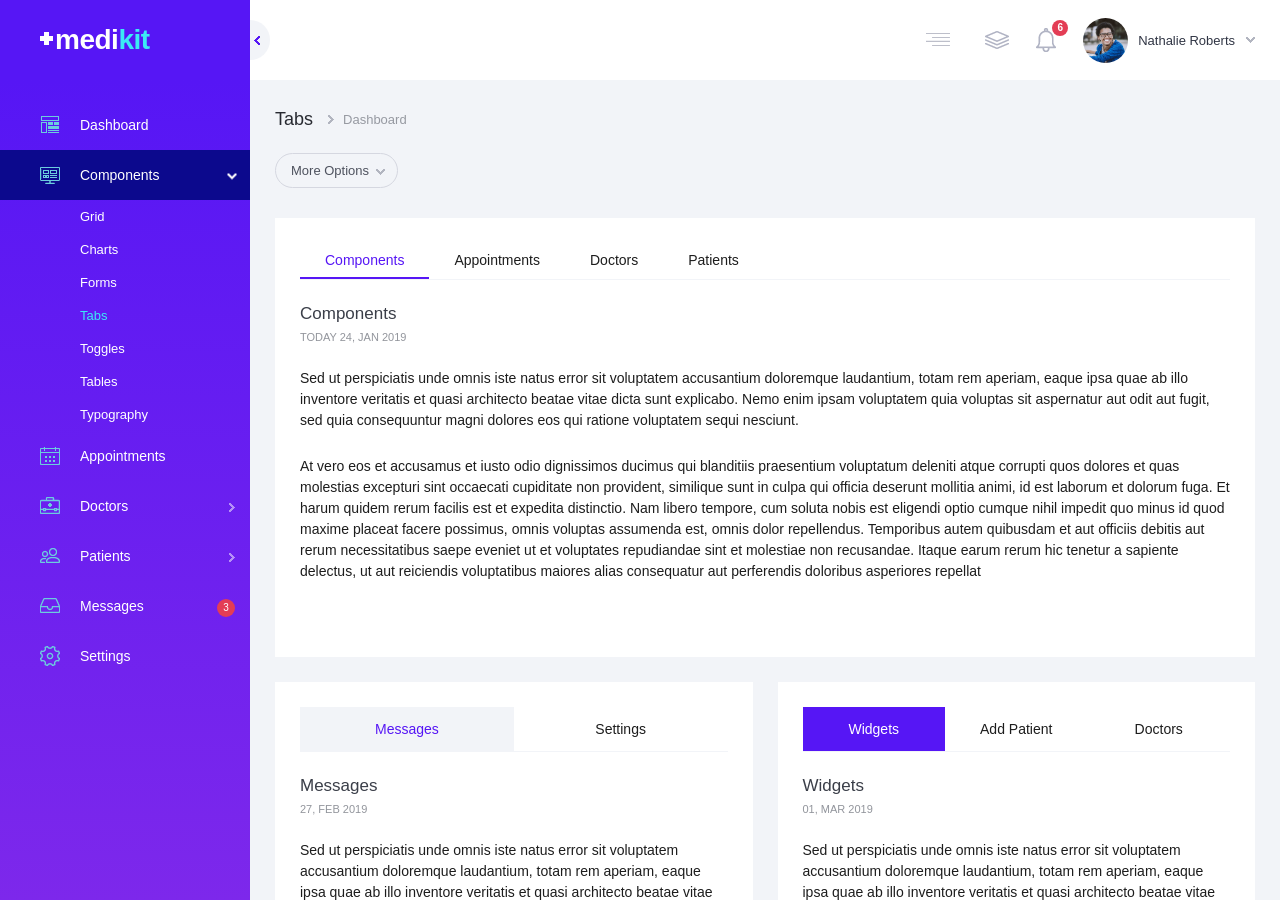
<file: dashboard__tabs.html>
<!DOCTYPE html>
<html lang="en">

<!-- Mirrored from smarttemplates.net/medikit/dashboard__tabs.html by HTTrack Website Copier/3.x [XR&CO'2014], Thu, 04 Apr 2019 00:52:38 GMT -->
<head>
<meta http-equiv="Content-Type" content="text/html; charset=utf-8" />
<meta name="viewport" content="width=device-width; initial-scale=1; maximum-scale=1" />
<meta name="author" content="SmartTemplates" />
<meta name="description" content="medikit admin dashboard" />
<meta name="keywords" content="medical dashboard, HTML UI KIT, medikit" />
<title>Medikit</title>
<link rel="stylesheet" href="css/daterangepicker.css">
<link rel="stylesheet" href="css/select2.css">
<link rel="stylesheet" href="css/ion.rangeSlider.min.css">
<link rel="stylesheet" href="css/dashboard.min.css">
<link href="https://fonts.googleapis.com/css?family=Source+Sans+Pro:300,400,600,700,900" rel="stylesheet"> 
</head>
<body>

<div class="dashboard-wrap">

	<header class="sidebar-header">
		<h1 class="sidebar-header__logo">m<span>edi<strong>kit</strong></span></h1>
	</header>
	
	<!-- Section sidebar -->
	<div class="section section--sidebar" id="sidebar">
	
			<nav class="sidebar-menu"> 
				<ul>
					<li class="dashboard"><a href="dashboard.html"><b>Dashboard</b></a></li>
					<li class="components has-submenu open"><a href="#"><b>Components<span class="submenu-arrow"></span></b></a>
						<ul class="sidebar-menu__submenu active" style="display:block;">
							<li><a href="dashboard__grid.html">Grid</a></li>
							<li><a href="dashboard__charts.html">Charts</a></li>
							<li><a href="dashboard__forms.html">Forms</a></li>
							<li class="selected"><a href="dashboard__tabs.html">Tabs</a></li>
							<li><a href="dashboard__toggles.html">Toggles</a></li>
							<li><a href="dashboard__tables.html">Tables</a></li>
							<li><a href="dashboard__typography.html">Typography</a></li>
						</ul>
					</li>
					<li class="appointment"><a href="dashboard__appointments.html"><b>Appointments</b></a></li>
					<li class="doctors has-submenu"><a href="#"><b>Doctors<span class="submenu-arrow"></span></b></a>
						<ul class="sidebar-menu__submenu">
							<li><a href="dashboard__doctors-add.html">Add new doctor</a></li>
							<li><a href="dashboard__doctors.html">View all doctors</a></li>
						</ul>
					</li>
					<li class="patients has-submenu"><a href="#"><b>Patients<span class="submenu-arrow"></span></b></a>
						<ul class="sidebar-menu__submenu">
							<li><a href="dashboard__patients-add.html">Add new patient</a></li>
							<li><a href="dashboard__patients.html">View all patients</a></li>
							<li><a href="dashboard__patient.html">Patient profile</a></li>
						</ul>
					</li>		
					<li class="inbox"><a href="dashboard__messages.html"><b>Messages<span class="submenu-bubble">3</span></b></a></li>
					<li class="settings"><a href="#"><b>Settings</b></a></li>
				</ul>
			</nav>
	
	</div>
	
	<!-- Section -->
	<div class="section section--content" id="content">
		<header class="content-header">
		
			<div class="sidebar-resize"></div>
			<div class="mobile-menu"><div class="st-burger-icon st-burger-icon--medium"><span></span></div></div>
			
			<div class="content-header__user content-header__dropdown">  
			    <div class="content-header__user-avatar content-header__dropdown-activate" data-dropdown="userdropdown">
					<div class="content-header__user-thumb"><img src="images/avatar-2.jpg" alt="" title=""/></div>
					<span class="content-header__user-name">Nathalie Roberts</span>
			    </div>  
				<nav class="dropdown-menu dropdown-menu--header dropdown-menu--user-menu " id="userdropdown"> 	
				<h3 class="dropdown-menu__subtitle">User menu</h3>
				<ul>   
				    <li><a href="#">My profile</a></li>
				    <li><a href="#">Activity</a></li>
				    <li><a href="#">Switch account</a></li>
				    <li><a href="#">Support</a></li>
				    <li class="logout"><a href="#" class="button button--general button--red-border">Logout</a></li>
				</ul>
				</nav>
			</div>
			
			<div class="content-header__notifications content-header__dropdown">  
			    <div class="content-header__notifications-icon content-header__icon content-header__dropdown-activate" data-dropdown="notificationsdropdown">
					<img src="images/icons/icons-24-gray/notifications.png" alt="" title=""/>
					<span class="content-header__icon-bubble">6</span>
				</div>  
				<nav class="dropdown-menu dropdown-menu--header dropdown-menu--notifications-menu" id="notificationsdropdown"> 			
				<h3 class="dropdown-menu__subtitle">You have <strong>6</strong> notifications</h3>
				<ul>    
					<li class="d-flex justify-sb"><span class="important">IMPORTANT</span>Michael D. kidney surgery <b class="task-time">today</b></li>
					<li class="d-flex justify-sb"><span class="important">IMPORTANT</span>FLU Alert report generated <b class="task-time">today</b></li>
					
					<li class="d-flex justify-sb"><span>Meeting with <strong>Dr. Joshua</strong> </span> <b class="task-time">tomorrow</b></li>
					<li class="d-flex justify-sb"><span>Remember to create prescriptions for <strong>Alexander P.</strong></span> <b class="task-time">tomorrow</b></li>
					<li class="d-flex justify-sb"><span><strong>Jada Sacks</strong> canceled the appointment at Cardiology, Dr. Michael V. </span> <b class="task-time">24 jan, 19</b></li>
					<li class="d-flex justify-sb"><span>Sarah D. registered as new patient of <strong>Dr. George</strong> at Dermatology </span> <b class="task-time">28 jan, 19</b></li>
					<li class="view-all"><a href="#" class="button button--general button--blue-border">View all</a></li>
				</ul>
				</nav>
			</div>
			
			<div class="content-header__quicklinks content-header__dropdown">  
			        <div class="content-header__quicklinks-icon content-header__icon content-header__dropdown-activate" data-dropdown="quicklinksdropdown">
					<img src="images/icons/icons-24-gray/submenu.png" alt="" title=""/>
				</div>  
				<nav class="dropdown-menu dropdown-menu--header dropdown-menu--quicklinks-menu" id="quicklinksdropdown"> 	
				<h3 class="dropdown-menu__subtitle">Quick links</h3>				
				<ul>
				        <li><a href="#">Add new doctor</a></li>
					<li><a href="#">Add new patient</a></li>
					<li><a href="#">Generate reports</a></li>
				</ul>
				</nav>
			</div>
			
			<div class="mobile-submenu"></div>

			<nav class="content-header__menu">       
				<ul>
					<li class="appointment modal-toggle" data-openpopup="appointment"><a href="#">Make an appointment</a></li>
					<li class="prescription modal-toggle" data-openpopup="prescription"><a href="#">Write a prescription</a></li>
					<li class="reports modal-toggle" data-openpopup="reports"><a href="#">Generate report</a></li>
				</ul>
			</nav>
			
		</header>
		<div class="content-subheader">
		
			<div class="content-subheader__titles">
					<h2 class="content-subheader__title">Tabs</h2>
					<nav class="content-subheader__breadcrumb-menu">			
							<ul>
								<li><a href="dashboard.html">Dashboard</a></li>
							</ul>
					</nav>
			</div>
			
			<div class="content-subheader__dropdown">
				<span class="content-subheader__more show-more show-more--select show-more--select-gray has-dropdown" data-dropdown="moreoptions">More Options</span>
				<nav class="dropdown-menu dropdown-menu--content dropdown-menu--subheader" id="moreoptions"> 			
					<ul>
						<li><a href="#">More Details</a></li>
						<li><a href="#">View Activity</a></li>
						<li><a href="#">Edit Settings</a></li>
						<li><a href="#">+ Add widget</a></li>
					</ul>
				</nav>
			</div>
			
		</div>
		

		<div class="grid grid--margin bg-white">

			<div class="grid__row">
				<div class="grid__col grid__col--padding">
				
					<div class="tabs">
					
						<input class="tabs__radio" type="radio" name="tabs1"  id="tab1" checked="checked">
						<label class="tabs__label tabs__label--inline" for="tab1">Components</label>	
						  <div class="tabs__content">
								<h3 class="grid__col-title">Components</h3>
								<span class="grid__col-subtitle color-gray200">TODAY 24, JAN 2019</span>
								<p>
								Sed ut perspiciatis unde omnis iste natus error sit voluptatem accusantium doloremque laudantium, totam rem aperiam, eaque ipsa quae ab illo inventore veritatis et quasi architecto beatae vitae dicta sunt explicabo. Nemo enim ipsam voluptatem quia voluptas sit aspernatur aut odit aut fugit, sed quia consequuntur magni dolores eos qui ratione voluptatem sequi nesciunt.
								</p>
								<p>
								At vero eos et accusamus et iusto odio dignissimos ducimus qui blanditiis praesentium voluptatum deleniti atque corrupti quos dolores et quas molestias excepturi sint occaecati cupiditate non provident, similique sunt in culpa qui officia deserunt mollitia animi, id est laborum et dolorum fuga. Et harum quidem rerum facilis est et expedita distinctio. Nam libero tempore, cum soluta nobis est eligendi optio cumque nihil impedit quo minus id quod maxime placeat facere possimus, omnis voluptas assumenda est, omnis dolor repellendus. Temporibus autem quibusdam et aut officiis debitis aut rerum necessitatibus saepe eveniet ut et voluptates repudiandae sint et molestiae non recusandae. Itaque earum rerum hic tenetur a sapiente delectus, ut aut reiciendis voluptatibus maiores alias consequatur aut perferendis doloribus asperiores repellat</p>
						  </div>
		
						<input class="tabs__radio" type="radio" name="tabs1" id="tab12">
						<label class="tabs__label tabs__label--inline" for="tab12">Appointments</label>
						  <div class="tabs__content">
								<h3 class="grid__col-title">Appointments</h3>
								<span class="grid__col-subtitle color-gray200">TOMORROW 25, JAN 2019</span>
								<p>At vero eos et accusamus et iusto odio dignissimos ducimus qui blanditiis praesentium voluptatum deleniti atque corrupti quos dolores et quas molestias excepturi sint occaecati cupiditate non provident, similique sunt in culpa qui officia deserunt mollitia animi, id est laborum et dolorum fuga. Et harum quidem rerum facilis est et expedita distinctio. Nam libero tempore, cum soluta nobis est eligendi optio cumque nihil impedit quo minus id quod maxime placeat facere possimus, omnis voluptas assumenda est, omnis dolor repellendus. Temporibus autem quibusdam et aut officiis debitis aut rerum necessitatibus saepe eveniet ut et voluptates repudiandae sint et molestiae non recusandae. Itaque earum rerum hic tenetur a sapiente delectus, ut aut reiciendis voluptatibus maiores alias consequatur aut perferendis doloribus asperiores repellat</p>
								<p>
								Sed ut perspiciatis unde omnis iste natus error sit voluptatem accusantium doloremque laudantium, totam rem aperiam, eaque ipsa quae ab illo inventore veritatis et quasi architecto beatae vitae dicta sunt explicabo. Nemo enim ipsam voluptatem quia voluptas sit aspernatur aut odit aut fugit, sed quia consequuntur magni dolores eos qui ratione voluptatem sequi nesciunt.
								</p>
						  </div> 
						  
						<input class="tabs__radio" type="radio" name="tabs1" id="tab13">
						<label class="tabs__label tabs__label--inline" for="tab13">Doctors</label>
						  <div class="tabs__content">
								<h3 class="grid__col-title">Doctors</h3>
								<span class="grid__col-subtitle color-gray200">02, FEB 2019</span>
								<p>At vero eos et accusamus et iusto odio dignissimos ducimus qui blanditiis praesentium voluptatum deleniti atque corrupti quos dolores et quas molestias excepturi sint occaecati cupiditate non provident, similique sunt in culpa qui officia deserunt mollitia animi, id est laborum et dolorum fuga. Et harum quidem rerum facilis est et expedita distinctio. Nam libero tempore, cum soluta nobis est eligendi optio cumque nihil impedit quo minus id quod maxime placeat facere possimus, omnis voluptas assumenda est, omnis dolor repellendus. Temporibus autem quibusdam et aut officiis debitis aut rerum necessitatibus saepe eveniet ut et voluptates repudiandae sint et molestiae non recusandae. Itaque earum rerum hic tenetur a sapiente delectus, ut aut reiciendis voluptatibus maiores alias consequatur aut perferendis doloribus asperiores repellat</p>
								<p>
								Sed ut perspiciatis unde omnis iste natus error sit voluptatem accusantium doloremque laudantium, totam rem aperiam, eaque ipsa quae ab illo inventore veritatis et quasi architecto beatae vitae dicta sunt explicabo. Nemo enim ipsam voluptatem quia voluptas sit aspernatur aut odit aut fugit, sed quia consequuntur magni dolores eos qui ratione voluptatem sequi nesciunt.
								</p>
						  </div> 
						  
						<input class="tabs__radio" type="radio" name="tabs1" id="tab14">
						<label class="tabs__label tabs__label--inline" for="tab14">Patients</label>
						  <div class="tabs__content">
								<h3 class="grid__col-title">Patients</h3>
								<span class="grid__col-subtitle color-gray200">14, FEB 2019</span>
								<p>At vero eos et accusamus et iusto odio dignissimos ducimus qui blanditiis praesentium voluptatum deleniti atque corrupti quos dolores et quas molestias excepturi sint occaecati cupiditate non provident, similique sunt in culpa qui officia deserunt mollitia animi, id est laborum et dolorum fuga. Et harum quidem rerum facilis est et expedita distinctio. Nam libero tempore, cum soluta nobis est eligendi optio cumque nihil impedit quo minus id quod maxime placeat facere possimus, omnis voluptas assumenda est, omnis dolor repellendus. Temporibus autem quibusdam et aut officiis debitis aut rerum necessitatibus saepe eveniet ut et voluptates repudiandae sint et molestiae non recusandae. Itaque earum rerum hic tenetur a sapiente delectus, ut aut reiciendis voluptatibus maiores alias consequatur aut perferendis doloribus asperiores repellat</p>
								<p>
								Sed ut perspiciatis unde omnis iste natus error sit voluptatem accusantium doloremque laudantium, totam rem aperiam, eaque ipsa quae ab illo inventore veritatis et quasi architecto beatae vitae dicta sunt explicabo. Nemo enim ipsam voluptatem quia voluptas sit aspernatur aut odit aut fugit, sed quia consequuntur magni dolores eos qui ratione voluptatem sequi nesciunt.
								</p>
						  </div> 
 
						  
					</div>
			

					

				</div>
			</div>	


		</div> <!-- End of Grid -->
		
		<div class="grid grid--margin">
			
		        <div class="grid__row">	
				<div class="grid__col grid__col--12 grid__col--margin grid__col--padding bg-white mb0">
					<div class="tabs">
					
						<input class="tabs__radio" type="radio" name="tabs2"  id="tab3" checked="checked">
						<label class="tabs__label tabs__label--12" for="tab3">Messages</label>	
						  <div class="tabs__content">
								<h3 class="grid__col-title">Messages</h3>
								<span class="grid__col-subtitle color-gray200">27, FEB 2019</span>
								<p>
								Sed ut perspiciatis unde omnis iste natus error sit voluptatem accusantium doloremque laudantium, totam rem aperiam, eaque ipsa quae ab illo inventore veritatis et quasi architecto beatae vitae dicta sunt explicabo. Nemo enim ipsam voluptatem quia voluptas sit aspernatur aut odit aut fugit, sed quia consequuntur magni dolores eos qui ratione voluptatem sequi nesciunt.
								</p> 
						  </div>
		
						<input class="tabs__radio" type="radio" name="tabs2" id="tab4">
						<label class="tabs__label tabs__label--12" for="tab4">Settings</label>
						  <div class="tabs__content">
								<h3 class="grid__col-title">Settings</h3>
								<span class="grid__col-subtitle color-gray200">01, MAR 2019</span>
								<p>
								Sed ut perspiciatis unde omnis iste natus error sit voluptatem accusantium doloremque laudantium, totam rem aperiam, eaque ipsa quae ab illo inventore veritatis et quasi architecto beatae vitae dicta sunt explicabo. Nemo enim ipsam voluptatem quia voluptas sit aspernatur aut odit aut fugit, sed quia consequuntur magni dolores eos qui ratione voluptatem sequi nesciunt.
								</p>
						  </div> 
 
						  
					</div>
				</div>
				<div class="grid__col grid__col--12 grid__col--margin grid__col--padding bg-white mb0">
					<div class="tabs">
					
						<input class="tabs__radio" type="radio" name="tabs3"  id="tab5" checked="checked">
						<label class="tabs__label tabs__label--13" for="tab5">Widgets</label>	
						  <div class="tabs__content">
								<h3 class="grid__col-title">Widgets</h3>
								<span class="grid__col-subtitle color-gray200">01, MAR 2019</span>
								<p>
								Sed ut perspiciatis unde omnis iste natus error sit voluptatem accusantium doloremque laudantium, totam rem aperiam, eaque ipsa quae ab illo inventore veritatis et quasi architecto beatae vitae dicta sunt explicabo. Nemo enim ipsam voluptatem quia voluptas sit aspernatur aut odit aut fugit, sed quia consequuntur magni dolores eos qui ratione voluptatem sequi nesciunt.
								</p> 
						  </div>
		
						<input class="tabs__radio" type="radio" name="tabs3" id="tab6">
						<label class="tabs__label tabs__label--13" for="tab6">Add Patient</label>
						  <div class="tabs__content">
								<h3 class="grid__col-title">Add Patient</h3>
								<span class="grid__col-subtitle color-gray200">01, MAR 2019</span>
								<p>
								Sed ut perspiciatis unde omnis iste natus error sit voluptatem accusantium doloremque laudantium, totam rem aperiam, eaque ipsa quae ab illo inventore veritatis et quasi architecto beatae vitae dicta sunt explicabo. Nemo enim ipsam voluptatem quia voluptas sit aspernatur aut odit aut fugit, sed quia consequuntur magni dolores eos qui ratione voluptatem sequi nesciunt.
								</p>
						  </div> 
						  
						<input class="tabs__radio" type="radio" name="tabs3" id="tab7">
						<label class="tabs__label tabs__label--13" for="tab7">Doctors</label>
						  <div class="tabs__content">
								<h3 class="grid__col-title">Doctors</h3>
								<span class="grid__col-subtitle color-gray200">01, MAR 2019</span>
								<p>
								Sed ut perspiciatis unde omnis iste natus error sit voluptatem accusantium doloremque laudantium, totam rem aperiam, eaque ipsa quae ab illo inventore veritatis et quasi architecto beatae vitae dicta sunt explicabo. Nemo enim ipsam voluptatem quia voluptas sit aspernatur aut odit aut fugit, sed quia consequuntur magni dolores eos qui ratione voluptatem sequi nesciunt.
								</p>
						  </div> 
 
						  
					</div>
				</div>
			</div>
		</div> <!-- End of Grid -->


	</div>
	
</div> <!-- Wrap end -->

<div class="section section-panel" id="panel">
	<div class="panel-resize"></div>
	<div class="section-panel__content scrollbar-macosx">
		

		<div class="grid">
			
		        <div class="grid__row">	
				<div class="grid__col grid__col--padding">
					<div class="grid__row">
						<div class="grid__col grid__col--margin">
							<h3 class="grid__col-title">Settings Panel</h3>
						</div>		
					</div>
					<div class="grid__row align-c">
						<div class="grid__col grid__col--12 grid__col--margin">
							<label class="form__label pb0">ENABLED OPTION</label>
						</div>
						<div class="grid__col grid__col--12 grid__col--margin">
							<div class="form__switcher">
								<label class="switch">
								<input class="switch__input" type="checkbox" data-role="none" checked />
								<span class="switch__label" data-on="On" data-off="Off"></span> <span class="switch__handle"></span>
								</label>
							</div>
						</div>
					</div>
					<div class="grid__row align-c">
						<div class="grid__col grid__col--12 grid__col--margin">
							<label class="form__label pb0">DISABLED OPTION</label>
						</div>
						<div class="grid__col grid__col--12 grid__col--margin">
							<div class="form__switcher">
								<label class="switch">
								<input class="switch__input" type="checkbox" data-role="none"/>
								<span class="switch__label" data-on="On" data-off="Off"></span> <span class="switch__handle"></span>
								</label>
							</div>
						</div>
					</div>
					<div class="grid__row align-c">
						<div class="grid__col grid__col--12 grid__col--margin">
							<label class="form__label pb0">ENABLED OPTION</label>
						</div>
						<div class="grid__col grid__col--12 grid__col--margin">
							<div class="form__switcher">
								<label class="switch">
								<input class="switch__input" type="checkbox" data-role="none" checked />
								<span class="switch__label" data-on="On" data-off="Off"></span> <span class="switch__handle"></span>
								</label>
							</div>
						</div>
					</div>
					<div class="grid__row align-c">
						<div class="grid__col grid__col--12 grid__col--margin">
							<label class="form__label pb0">DISABLED OPTION</label>
						</div>
						<div class="grid__col grid__col--12 grid__col--margin">
							<div class="form__switcher">
								<label class="switch">
								<input class="switch__input" type="checkbox" data-role="none"/>
								<span class="switch__label" data-on="On" data-off="Off"></span> <span class="switch__handle"></span>
								</label>
							</div>
						</div>
					</div>
					<div class="grid__row">
						<div class="grid__col grid__col--margin">
							<h3 class="grid__col-title">Custom radios</h3>
						</div>		
					</div>
					<div class="grid__row">
						<div class="grid__col grid__col--margin">
							<label class="form__label">CUSTOM RADIO SETTINGS</label>
							<div class="form__radio">
								<input type="radio" name="cr" id="cr1" value="1" checked /><label for="cr1">Radio option</label>
							</div>
							<div class="form__radio">
								<input type="radio" name="cr" id="cr2" value="2" /><label for="cr2">Radio option</label>
							</div>
							<div class="form__radio">
								<input type="radio" name="cr" id="cr3" value="3" /><label for="cr3">Radio option</label>
							</div>
						</div>
					</div>
					<div class="grid__row">
						<div class="grid__col grid__col--margin">
							<h3 class="grid__col-title">Custom checkboxes</h3>
						</div>		
					</div>
					<div class="grid__row">
						<div class="grid__col grid__col--margin">
							<label class="form__label">CUSTOM CHECKBOX SETTINGS</label>
							<div class="form__checkbox">
								<input type="checkbox" name="cc1" id="cc1" value="1" checked /><label for="cc1">Checkbox option</label>
							</div>
							<div class="form__checkbox">
								<input type="checkbox" name="cc2" id="cc2" value="2" /><label for="cc2">Checkbox option</label>
							</div>
							<div class="form__checkbox">
								<input type="checkbox" name="cc3" id="cc3" value="3" /><label for="cc3">Checkbox option</label>
							</div>
						</div>
					</div>
					

					<div class="grid__row">
						<div class="grid__col grid__col--margin">
							<h3 class="grid__col-title">Custom Slider</h3>
						</div>		
					</div>
					<div class="grid__row">
						<div class="grid__col grid__col--margin">
							<label class="form__label">CUSTOM SINGLE SLIDER</label>
								<input type="text" class="js-slider" name="my_range" value="" />
						</div>
					</div>
					<div class="grid__row">
						<div class="grid__col grid__col--margin mb0">
							<label class="form__label">CUSTOM RANGE SLIDER</label>
								<input type="text" class="js-range-slider" name="my_range" value="" />
						</div>
					</div>
				</div>

			</div>
		</div> <!-- End of Grid -->	
	</div>
</div>  <!-- End of right panel -->

 <!-- Modal - Appointment --> 
<div class="modal modal--appointment">
		
		<div class="modal__overlay modal__overlay--toggle"></div>
		<div class="modal__wrapper modal-transition">
		  
		<div class="modal__body">
			<div class="modal__header">
				<h2 class="modal__header-title">Make an appointment</h2>
				<div class="modal__close modal__overlay--toggle"><span></span></div>
			</div>
			<div class="modal__content">					
		
				<div class="grid">
					<div class="grid__row grid__row--margin">
						<div class="grid__col grid__col--margin">
							<h3 class="grid__col-title">Patient Information</h3>
						</div>		
					</div>
					<div class="grid__row grid__row--margin">
						<div class="grid__col grid__col--13 grid__col--margin">
							<label class="form__label">PATIENT NAME</label>
							<select class="custom-select" name="appname">
								<option value="Patient Name">Emma Williams</option>
								<option value="Patient Name">Olivia Johnson</option>
								<option value="Patient Name">Ava Jones</option>
								<option value="Patient Name">Isabella Brown</option>
								<option value="Patient Name">Sophia Davis</option>
								<option value="Patient Name">Mia Latin</option>
								<option value="Patient Name">Amelia Miller</option>
								<option value="Patient Name">Charlotte Wilson</option>
								<option value="Patient Name">Abigail Moore</option>
								<option value="Patient Name">Emily Anderson</option>
								<option value="Patient Name">Harper Thomas</option>
								<option value="Patient Name">Evelyn Jackson</option>
								<option value="Patient Name">Madison Taylor</option>
								<option value="Patient Name">Victoria White</option>
								<option value="Patient Name">Sofia Harris</option>
								<option value="Patient Name">Scarlett Martin</option>
								<option value="Patient Name">Aria Thompson</option>
								<option value="Patient Name">Elizabeth Robinson</option>
								<option value="Patient Name">Camila Lewis</option>
								<option value="Patient Name">Layla Garcia</option>
								<option value="Patient Name">Ella Walker</option>
								<option value="Patient Name">Chloe Clark</option>
								<option value="Patient Name">Zoey Rodriguez</option>
								<option value="Patient Name">Penelope Martinez</option>
								<option value="Patient Name">Matthew Jones</option>
								<option value="Patient Name">Benjamin Brown</option>
								<option value="Patient Name">Alexander Davies</option>
								<option value="Patient Name">William Evans</option>
								<option value="Patient Name">Daniel Smith</option>
								<option value="Patient Name">Jayden Taylor</option>
								<option value="Patient Name">Oliver Thomas</option>
								<option value="Patient Name">Carter Roberts</option>
								<option value="Patient Name">Sebastian Walker</option>
								<option value="Patient Name">Joseph Johnson</option>
								<option value="Patient Name">David Thompson</option>
								<option value="Patient Name">Gabriel Wood</option>
								<option value="Patient Name">Julian Robinson</option>
								<option value="Patient Name">Jackson Wright</option>
								<option value="Patient Name">Anthony King</option>
								<option value="Patient Name">Dylan Cooper</option>
							</select>
						</div>
						<div class="grid__col grid__col--13 grid__col--margin">
									<label class="form__label">DATE OR BIRTH</label>
									<input type="text" name="birthday" class="form__input" value="02/03/1983" />
						</div>
						<div class="grid__col grid__col--13 grid__col--margin">
									<label class="form__label">PHONE</label>
									<input type="text" name="appphone" class="form__input" value="" />
						</div>
					</div>
					<div class="grid__row  grid__row--margin">
						<div class="grid__col grid__col--margin">
							<h3 class="grid__col-title">Appointment Information</h3>
						</div>		
					</div>
					<div class="grid__row grid__row--margin">
						<div class="grid__col grid__col--12 grid__col--margin">
							<label class="form__label">LOCATION</label>
							<select class="custom-select" name="applocation">
								<option value="Los Angeles">H Clinic, Houston Street</option>
								<option value="Washington">Hostpital Washington</option>
								<option value="New York">Clinic 54 New York</option>
								<option value="Chicago">43V Room Chicago</option>
							</select>
						</div>
						<div class="grid__col grid__col--12 grid__col--margin">
									<label class="form__label">DATE &amp; TIME</label>
									<input type="text" name="timepicker" class="form__input" value="" />
						</div>
					</div>
					<div class="grid__row grid__row--margin">
						<div class="grid__col grid__col--margin">
							<h3 class="grid__col-title">Examination Information</h3>
						</div>		
					</div>
					<div class="grid__row grid__row--margin">
						<div class="grid__col grid__col--13 grid__col--margin">
							<label class="form__label">EXAMINATION TYPE</label>
							<select class="custom-select" name="apptype">
								<option value="Examination">Abdominal radiology</option>
								<option value="Examination">Breast imaging</option>
								<option value="Examination">Cardiothoracic radiology</option>
								<option value="Examination">Cardiovascular radiology</option>
								<option value="Examination">Chest radiology</option>
								<option value="Examination">Emergency radiology</option>
								<option value="Examination">Endovascular surgical neuroradiology</option>
								<option value="Examination">Gastrointestinal radiology</option>
								<option value="Examination">Genitourinary radiology</option>
								<option value="Examination">Head and neck radiology</option>
								<option value="Examination">Interventional radiology</option>
								<option value="Examination">Musculoskeletal radiology</option>
								<option value="Examination">Neuroradiology</option>
								<option value="Examination">Nuclear radiology</option>
								<option value="Examination">Pediatric radiology</option>
								<option value="Examination">Radiation oncology</option>
								<option value="Examination">Vascular and interventional radiology</option>
							</select>
						</div>
						<div class="grid__col grid__col--13 grid__col--margin">
									<label class="form__label">DOCTOR</label>
									<select class="custom-select" name="apptype">
										<option value="Patient Name">Dr. Alexander Davies</option>
										<option value="Patient Name">Dr. William Evans</option>
										<option value="Patient Name">Dr. Daniel Smith</option>
										<option value="Patient Name">Dr. Jayden Taylor</option>
										<option value="Patient Name">Dr. Oliver Thomas</option>
										<option value="Patient Name">Dr. Carter Roberts</option>
										<option value="Patient Name">Dr. Sebastian Walker</option>
										<option value="Patient Name">Dr. Joseph Johnson</option>
										<option value="Patient Name">Dr. David Thompson</option>
										<option value="Patient Name">Dr. Gabriel Wood</option>
										<option value="Patient Name">Dr. Julian Robinson</option>
									</select>
						</div>
						<div class="grid__col grid__col--13 grid__col--margin">
									<label class="form__label">NOTES</label>
									<input name="notes" id="notes" class="form__input" type="text" />
						</div>
					</div>
					<div class="grid__row grid__row--margin">
						<div class="grid__col grid__col--margin">
							<input type="submit" name="submit" class="button button--submit button--blue-bg" id="submit" value="ADD APPOINTMENT" />	
						</div>
					</div>
				</div> <!-- End of Grid -->

			</div> 

			
		</div>

		</div>
 </div> 
 
  <!-- Modal - prescription --> 
<div class="modal modal--prescription">
		
		<div class="modal__overlay modal__overlay--toggle"></div>
		<div class="modal__wrapper modal-transition">
		  
		<div class="modal__body">
			<div class="modal__header">
				<h2 class="modal__header-title">Make a prescription</h2>
				<div class="modal__close modal__overlay--toggle"><span></span></div>
			</div>
			<div class="modal__content">					
		
				<div class="grid">
					<div class="grid__row grid__row--margin">
						<div class="grid__col grid__col--margin">
							<h3 class="grid__col-title">Patient Information</h3>
						</div>		
					</div>
					<div class="grid__row grid__row--margin">
						<div class="grid__col grid__col--13 grid__col--margin">
							<label class="form__label">PATIENT NAME</label>
							<select class="custom-select" name="appname">
								<option value="Patient Name">Emma Williams</option>
								<option value="Patient Name">Olivia Johnson</option>
								<option value="Patient Name">Ava Jones</option>
								<option value="Patient Name">Isabella Brown</option>
								<option value="Patient Name">Sophia Davis</option>
								<option value="Patient Name">Mia Latin</option>
								<option value="Patient Name">Amelia Miller</option>
								<option value="Patient Name">Charlotte Wilson</option>
								<option value="Patient Name">Abigail Moore</option>
								<option value="Patient Name">Emily Anderson</option>
								<option value="Patient Name">Harper Thomas</option>
								<option value="Patient Name">Evelyn Jackson</option>
								<option value="Patient Name">Madison Taylor</option>
								<option value="Patient Name">Victoria White</option>
								<option value="Patient Name">Sofia Harris</option>
								<option value="Patient Name">Scarlett Martin</option>
								<option value="Patient Name">Aria Thompson</option>
								<option value="Patient Name">Elizabeth Robinson</option>
								<option value="Patient Name">Camila Lewis</option>
								<option value="Patient Name">Layla Garcia</option>
								<option value="Patient Name">Ella Walker</option>
								<option value="Patient Name">Chloe Clark</option>
								<option value="Patient Name">Zoey Rodriguez</option>
								<option value="Patient Name">Penelope Martinez</option>
								<option value="Patient Name">Matthew Jones</option>
								<option value="Patient Name">Benjamin Brown</option>
								<option value="Patient Name">Alexander Davies</option>
								<option value="Patient Name">William Evans</option>
								<option value="Patient Name">Daniel Smith</option>
								<option value="Patient Name">Jayden Taylor</option>
								<option value="Patient Name">Oliver Thomas</option>
								<option value="Patient Name">Carter Roberts</option>
								<option value="Patient Name">Sebastian Walker</option>
								<option value="Patient Name">Joseph Johnson</option>
								<option value="Patient Name">David Thompson</option>
								<option value="Patient Name">Gabriel Wood</option>
								<option value="Patient Name">Julian Robinson</option>
								<option value="Patient Name">Jackson Wright</option>
								<option value="Patient Name">Anthony King</option>
								<option value="Patient Name">Dylan Cooper</option>
							</select>
						</div>
						<div class="grid__col grid__col--13 grid__col--margin">
									<label class="form__label">DATE OR BIRTH</label>
									<input type="text" name="birthday" class="form__input" value="02/03/1983" />
						</div>
						<div class="grid__col grid__col--13 grid__col--margin">
									<label class="form__label">PHONE</label>
									<input type="text" name="appphone" class="form__input" value="" />
						</div>
					</div>
					<div class="grid__row  grid__row--margin">
						<div class="grid__col grid__col--margin">
							<h3 class="grid__col-title">Prescription Information</h3>
						</div>		
					</div>
					<div class="grid__row grid__row--margin">
						<div class="grid__col grid__col--12 grid__col--margin">
							<label class="form__label">MEDICATION</label>
							<select class="custom-select" name="applocation">
									<option value="Acetaminophen">Acetaminophen</option>
									<option value="Adderall">Adderall</option>
									<option value="Alprazolam">Alprazolam</option>
									<option value="Amitriptyline">Amitriptyline</option>
									<option value="Amlodipine">Amlodipine</option>
									<option value="Amoxicillin">Amoxicillin</option>
									<option value="Ativan">Ativan</option>
									<option value="Atorvastatin">Atorvastatin</option>
									<option value="Azithromycin">Azithromycin</option>
									<option value="Ciprofloxacin">Ciprofloxacin</option>
									<option value="Citalopram">Citalopram</option>
									<option value="Clindamycin">Clindamycin</option>
									<option value="Clonazepam">Clonazepam</option>
									<option value="Codeine">Codeine</option>
									<option value="Cyclobenzaprine">Cyclobenzaprine</option>
									<option value="Cymbalta">Cymbalta</option>
									<option value="Doxycycline">Doxycycline</option>
									<option value="Gabapentin">Gabapentin</option>
									<option value="Hydrochlorothiazide">Hydrochlorothiazide</option>
									<option value="Ibuprofen">Ibuprofen</option>
							</select>
						</div>
						<div class="grid__col grid__col--12 grid__col--margin">
									<label class="form__label">PERIOD FOR MEDICATION</label>
									<input type="text" name="dates" class="form__input" value="" />
						</div>
					</div>
					<div class="grid__row grid__row--margin">
						<div class="grid__col grid__col--margin">
							<h3 class="grid__col-title">Doctor Information</h3>
						</div>		
					</div>
					<div class="grid__row grid__row--margin">
						<div class="grid__col grid__col--13 grid__col--margin">
									<label class="form__label">DOCTOR</label>
									<select class="custom-select" name="apptype">
										<option value="Patient Name">Dr. Alexander Davies</option>
										<option value="Patient Name">Dr. William Evans</option>
										<option value="Patient Name">Dr. Daniel Smith</option>
										<option value="Patient Name">Dr. Jayden Taylor</option>
										<option value="Patient Name">Dr. Oliver Thomas</option>
										<option value="Patient Name">Dr. Carter Roberts</option>
										<option value="Patient Name">Dr. Sebastian Walker</option>
										<option value="Patient Name">Dr. Joseph Johnson</option>
										<option value="Patient Name">Dr. David Thompson</option>
										<option value="Patient Name">Dr. Gabriel Wood</option>
										<option value="Patient Name">Dr. Julian Robinson</option>
									</select>
						</div>
						<div class="grid__col grid__col--23 grid__col--margin">
									<label class="form__label">NOTES</label>
									<input name="notes" id="notes" class="form__input" type="text" />
						</div>
					</div>
					<div class="grid__row grid__row--margin">
						<div class="grid__col grid__col--margin">
							<input type="submit" name="submit" class="button button--submit button--inline button--blue-bg" id="submit" value="SAVE PRESCRIPTION" />
							<input type="submit" name="submit" class="button button--submit button--inline button--blue-bg" id="submit" value="SAVE &amp; PRINT" />								
						</div>
					</div>
				</div> <!-- End of Grid -->

			</div> 

			
		</div>

		</div>
 </div> 
 
 
   <!-- Modal - reports --> 
<div class="modal modal--reports">
		
		<div class="modal__overlay modal__overlay--toggle"></div>
		<div class="modal__wrapper modal-transition">
		  
		<div class="modal__body">
			<div class="modal__header">
				<h2 class="modal__header-title">Generate report</h2>
				<div class="modal__close modal__overlay--toggle"><span></span></div>
			</div>
			<div class="modal__content">					
		
				<div class="grid">
					<div class="grid__row grid__row--margin">
						<div class="grid__col grid__col--margin">
							<h3 class="grid__col-title">Patient Information</h3>
						</div>		
					</div>
					<div class="grid__row grid__row--margin">
						<div class="grid__col grid__col--13 grid__col--margin">
							<label class="form__label">PATIENT NAME</label>
							<select class="custom-select" name="appname">
								<option value="Patient Name">Emma Williams</option>
								<option value="Patient Name">Olivia Johnson</option>
								<option value="Patient Name">Ava Jones</option>
								<option value="Patient Name">Isabella Brown</option>
								<option value="Patient Name">Sophia Davis</option>
								<option value="Patient Name">Mia Latin</option>
								<option value="Patient Name">Amelia Miller</option>
								<option value="Patient Name">Charlotte Wilson</option>
								<option value="Patient Name">Abigail Moore</option>
								<option value="Patient Name">Emily Anderson</option>
								<option value="Patient Name">Harper Thomas</option>
								<option value="Patient Name">Evelyn Jackson</option>
								<option value="Patient Name">Madison Taylor</option>
								<option value="Patient Name">Victoria White</option>
								<option value="Patient Name">Sofia Harris</option>
								<option value="Patient Name">Scarlett Martin</option>
								<option value="Patient Name">Aria Thompson</option>
								<option value="Patient Name">Elizabeth Robinson</option>
								<option value="Patient Name">Camila Lewis</option>
								<option value="Patient Name">Layla Garcia</option>
								<option value="Patient Name">Ella Walker</option>
								<option value="Patient Name">Chloe Clark</option>
								<option value="Patient Name">Zoey Rodriguez</option>
								<option value="Patient Name">Penelope Martinez</option>
								<option value="Patient Name">Matthew Jones</option>
								<option value="Patient Name">Benjamin Brown</option>
								<option value="Patient Name">Alexander Davies</option>
								<option value="Patient Name">William Evans</option>
								<option value="Patient Name">Daniel Smith</option>
								<option value="Patient Name">Jayden Taylor</option>
								<option value="Patient Name">Oliver Thomas</option>
								<option value="Patient Name">Carter Roberts</option>
								<option value="Patient Name">Sebastian Walker</option>
								<option value="Patient Name">Joseph Johnson</option>
								<option value="Patient Name">David Thompson</option>
								<option value="Patient Name">Gabriel Wood</option>
								<option value="Patient Name">Julian Robinson</option>
								<option value="Patient Name">Jackson Wright</option>
								<option value="Patient Name">Anthony King</option>
								<option value="Patient Name">Dylan Cooper</option>
							</select>
						</div>
						<div class="grid__col grid__col--13 grid__col--margin">
									<label class="form__label">DATE OR BIRTH</label>
									<input type="text" name="birthday" class="form__input" value="02/03/1983" />
						</div>
						<div class="grid__col grid__col--13 grid__col--margin">
									<label class="form__label">PHONE</label>
									<input type="text" name="appphone" class="form__input" value="" />
						</div>
					</div>
					<div class="grid__row  grid__row--margin">
						<div class="grid__col grid__col--margin">
							<h3 class="grid__col-title">Report Information</h3>
						</div>		
					</div>
					<div class="grid__row grid__row--margin">
						<div class="grid__col grid__col--12 grid__col--margin">
							<label class="form__label">REPORT TYPE</label>
							<select class="custom-select" name="applocation">
									<option value="Diseases">Diseases report</option>
									<option value="Activity">Activity report</option>
							</select>
						</div>
						<div class="grid__col grid__col--12 grid__col--margin">
									<label class="form__label">REPORT PERIOD</label>
									<input type="text" name="dates" class="form__input" value="" />
						</div>
					</div>
					<div class="grid__row grid__row--margin">
						<div class="grid__col grid__col--margin">
							<h3 class="grid__col-title">Doctor Information</h3>
						</div>		
					</div>
					<div class="grid__row grid__row--margin">
						<div class="grid__col grid__col--13 grid__col--margin">
									<label class="form__label">Generated by Doctor</label>
									<select class="custom-select" name="apptype">
										<option value="Patient Name">Dr. Alexander Davies</option>
										<option value="Patient Name">Dr. William Evans</option>
										<option value="Patient Name">Dr. Daniel Smith</option>
										<option value="Patient Name">Dr. Jayden Taylor</option>
										<option value="Patient Name">Dr. Oliver Thomas</option>
										<option value="Patient Name">Dr. Carter Roberts</option>
										<option value="Patient Name">Dr. Sebastian Walker</option>
										<option value="Patient Name">Dr. Joseph Johnson</option>
										<option value="Patient Name">Dr. David Thompson</option>
										<option value="Patient Name">Dr. Gabriel Wood</option>
										<option value="Patient Name">Dr. Julian Robinson</option>
									</select>
						</div>
						<div class="grid__col grid__col--23 grid__col--margin">
									<label class="form__label">NOTES</label>
									<input name="notes" id="notes" class="form__input" type="text" />
						</div>
					</div>
					<div class="grid__row grid__row--margin">
						<div class="grid__col grid__col--margin">
							<input type="submit" name="submit" class="button button--submit button--blue-bg" id="submit" value="GENERATE REPORT" />							
						</div>
					</div>
				</div> <!-- End of Grid -->

			</div> 

			
		</div>

		</div>
 </div> 
<script src="js/jquery-3.3.1.min.js"></script>
<script src="js/moment.min.js"></script>
<script src="js/select2.min.js"></script>
<script src="js/daterangepicker.min.js"></script>
<script src="js/ion.rangeSlider.min.js"></script>
<script src="js/jquery.dashboard-custom.js"></script>
</body>

<!-- Mirrored from smarttemplates.net/medikit/dashboard__tabs.html by HTTrack Website Copier/3.x [XR&CO'2014], Thu, 04 Apr 2019 00:52:38 GMT -->
</html>
</file>
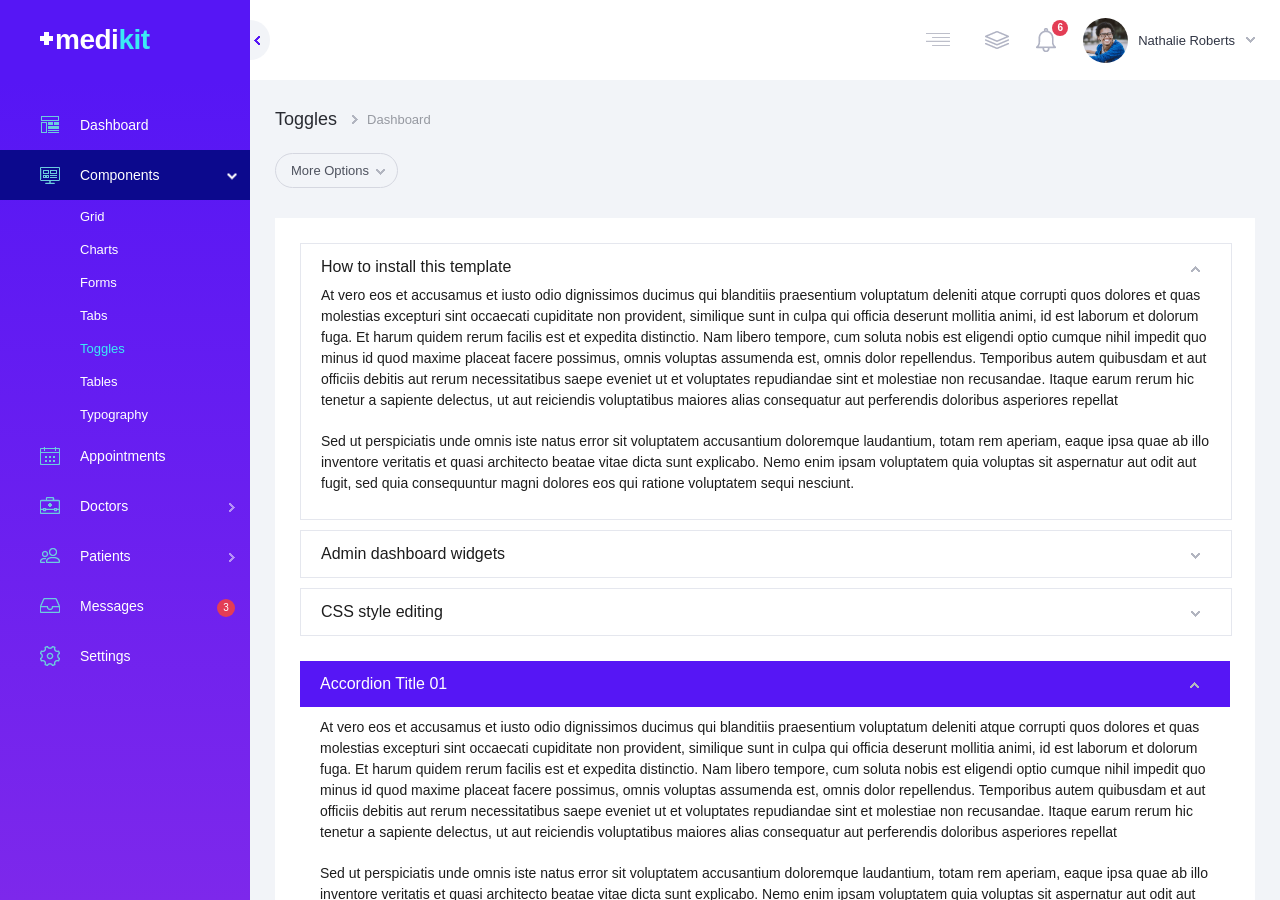
<file: dashboard__toggles.html>
<!DOCTYPE html>
<html lang="en">

<!-- Mirrored from smarttemplates.net/medikit/dashboard__toggles.html by HTTrack Website Copier/3.x [XR&CO'2014], Thu, 04 Apr 2019 00:52:38 GMT -->
<head>
<meta http-equiv="Content-Type" content="text/html; charset=utf-8" />
<meta name="viewport" content="width=device-width; initial-scale=1; maximum-scale=1" />
<meta name="author" content="SmartTemplates" />
<meta name="description" content="medikit admin dashboard" />
<meta name="keywords" content="medical dashboard, HTML UI KIT, medikit" />
<title>Medikit</title>
<link rel="stylesheet" href="css/daterangepicker.css">
<link rel="stylesheet" href="css/select2.css">
<link rel="stylesheet" href="css/ion.rangeSlider.min.css">
<link rel="stylesheet" href="css/dashboard.min.css">
<link href="https://fonts.googleapis.com/css?family=Source+Sans+Pro:300,400,600,700,900" rel="stylesheet"> 
</head>
<body>

<div class="dashboard-wrap">

	<header class="sidebar-header">
		<h1 class="sidebar-header__logo">m<span>edi<strong>kit</strong></span></h1>
	</header>
	
	<!-- Section sidebar -->
	<div class="section section--sidebar" id="sidebar">
	
			<nav class="sidebar-menu"> 
				<ul>
					<li class="dashboard"><a href="dashboard.html"><b>Dashboard</b></a></li>
					<li class="components has-submenu open"><a href="#"><b>Components<span class="submenu-arrow"></span></b></a>
						<ul class="sidebar-menu__submenu active" style="display:block;">
							<li><a href="dashboard__grid.html">Grid</a></li>
							<li><a href="dashboard__charts.html">Charts</a></li>
							<li><a href="dashboard__forms.html">Forms</a></li>
							<li><a href="dashboard__tabs.html">Tabs</a></li>
							<li class="selected"><a href="dashboard__toggles.html">Toggles</a></li>
							<li><a href="dashboard__tables.html">Tables</a></li>
							<li><a href="dashboard__typography.html">Typography</a></li>
						</ul>
					</li>
					<li class="appointment"><a href="dashboard__appointments.html"><b>Appointments</b></a></li>
					<li class="doctors has-submenu"><a href="#"><b>Doctors<span class="submenu-arrow"></span></b></a>
						<ul class="sidebar-menu__submenu">
							<li><a href="dashboard__doctors-add.html">Add new doctor</a></li>
							<li><a href="dashboard__doctors.html">View all doctors</a></li>
						</ul>
					</li>
					<li class="patients has-submenu"><a href="#"><b>Patients<span class="submenu-arrow"></span></b></a>
						<ul class="sidebar-menu__submenu">
							<li><a href="dashboard__patients-add.html">Add new patient</a></li>
							<li><a href="dashboard__patients.html">View all patients</a></li>
							<li><a href="dashboard__patient.html">Patient profile</a></li>
						</ul>
					</li>		
					<li class="inbox"><a href="dashboard__messages.html"><b>Messages<span class="submenu-bubble">3</span></b></a></li>
					<li class="settings"><a href="#"><b>Settings</b></a></li>
				</ul>
			</nav>
	
	</div>
	
	<!-- Section -->
	<div class="section section--content" id="content">
		<header class="content-header">
		
			<div class="sidebar-resize"></div>
			<div class="mobile-menu"><div class="st-burger-icon st-burger-icon--medium"><span></span></div></div>
			
			<div class="content-header__user content-header__dropdown">  
			    <div class="content-header__user-avatar content-header__dropdown-activate" data-dropdown="userdropdown">
					<div class="content-header__user-thumb"><img src="images/avatar-2.jpg" alt="" title=""/></div>
					<span class="content-header__user-name">Nathalie Roberts</span>
			    </div>  
				<nav class="dropdown-menu dropdown-menu--header dropdown-menu--user-menu " id="userdropdown"> 	
				<h3 class="dropdown-menu__subtitle">User menu</h3>
				<ul>   
				    <li><a href="#">My profile</a></li>
				    <li><a href="#">Activity</a></li>
				    <li><a href="#">Switch account</a></li>
				    <li><a href="#">Support</a></li>
				    <li class="logout"><a href="#" class="button button--general button--red-border">Logout</a></li>
				</ul>
				</nav>
			</div>
			
			<div class="content-header__notifications content-header__dropdown">  
			    <div class="content-header__notifications-icon content-header__icon content-header__dropdown-activate" data-dropdown="notificationsdropdown">
					<img src="images/icons/icons-24-gray/notifications.png" alt="" title=""/>
					<span class="content-header__icon-bubble">6</span>
				</div>  
				<nav class="dropdown-menu dropdown-menu--header dropdown-menu--notifications-menu" id="notificationsdropdown"> 			
				<h3 class="dropdown-menu__subtitle">You have <strong>6</strong> notifications</h3>
				<ul>    
					<li class="d-flex justify-sb"><span class="important">IMPORTANT</span>Michael D. kidney surgery <b class="task-time">today</b></li>
					<li class="d-flex justify-sb"><span class="important">IMPORTANT</span>FLU Alert report generated <b class="task-time">today</b></li>
					
					<li class="d-flex justify-sb"><span>Meeting with <strong>Dr. Joshua</strong> </span> <b class="task-time">tomorrow</b></li>
					<li class="d-flex justify-sb"><span>Remember to create prescriptions for <strong>Alexander P.</strong></span> <b class="task-time">tomorrow</b></li>
					<li class="d-flex justify-sb"><span><strong>Jada Sacks</strong> canceled the appointment at Cardiology, Dr. Michael V. </span> <b class="task-time">24 jan, 19</b></li>
					<li class="d-flex justify-sb"><span>Sarah D. registered as new patient of <strong>Dr. George</strong> at Dermatology </span> <b class="task-time">28 jan, 19</b></li>
					<li class="view-all"><a href="#" class="button button--general button--blue-border">View all</a></li>
				</ul>
				</nav>
			</div>
			
			<div class="content-header__quicklinks content-header__dropdown">  
			        <div class="content-header__quicklinks-icon content-header__icon content-header__dropdown-activate" data-dropdown="quicklinksdropdown">
					<img src="images/icons/icons-24-gray/submenu.png" alt="" title=""/>
				</div>  
				<nav class="dropdown-menu dropdown-menu--header dropdown-menu--quicklinks-menu" id="quicklinksdropdown"> 	
				<h3 class="dropdown-menu__subtitle">Quick links</h3>				
				<ul>
				        <li><a href="#">Add new doctor</a></li>
					<li><a href="#">Add new patient</a></li>
					<li><a href="#">Generate reports</a></li>
				</ul>
				</nav>
			</div>
			
			<div class="mobile-submenu"></div>

			<nav class="content-header__menu">       
				<ul>
					<li class="appointment modal-toggle" data-openpopup="appointment"><a href="#">Make an appointment</a></li>
					<li class="prescription modal-toggle" data-openpopup="prescription"><a href="#">Write a prescription</a></li>
					<li class="reports modal-toggle" data-openpopup="reports"><a href="#">Generate report</a></li>
				</ul>
			</nav>
			
		</header>
		<div class="content-subheader">
		
			<div class="content-subheader__titles">
					<h2 class="content-subheader__title">Toggles</h2>
					<nav class="content-subheader__breadcrumb-menu">			
							<ul>
								<li><a href="dashboard.html">Dashboard</a></li>
							</ul>
					</nav>
			</div>
			
			<div class="content-subheader__dropdown">
				<span class="content-subheader__more show-more show-more--select show-more--select-gray has-dropdown" data-dropdown="moreoptions">More Options</span>
				<nav class="dropdown-menu dropdown-menu--content dropdown-menu--subheader" id="moreoptions"> 			
					<ul>
						<li><a href="#">More Details</a></li>
						<li><a href="#">View Activity</a></li>
						<li><a href="#">Edit Settings</a></li>
						<li><a href="#">+ Add widget</a></li>
					</ul>
				</nav>
			</div>
			
		</div>
		

		<div class="grid grid--margin bg-white">

			<div class="grid__row">
				<div class="grid__col grid__col--padding">
					<div class="toggle">
							<div class="toggle__item toggle__item--border">
							  <input class="toggle__input" id="tog1" type="checkbox" name="toggle" checked>
							  <label class="toggle__label" for="tog1">How to install this template<span></span></label>
							  <div class="toggle__content">
								<p>At vero eos et accusamus et iusto odio dignissimos ducimus qui blanditiis praesentium voluptatum deleniti atque corrupti quos dolores et quas molestias excepturi sint occaecati cupiditate non provident, similique sunt in culpa qui officia deserunt mollitia animi, id est laborum et dolorum fuga. Et harum quidem rerum facilis est et expedita distinctio. Nam libero tempore, cum soluta nobis est eligendi optio cumque nihil impedit quo minus id quod maxime placeat facere possimus, omnis voluptas assumenda est, omnis dolor repellendus. Temporibus autem quibusdam et aut officiis debitis aut rerum necessitatibus saepe eveniet ut et voluptates repudiandae sint et molestiae non recusandae. Itaque earum rerum hic tenetur a sapiente delectus, ut aut reiciendis voluptatibus maiores alias consequatur aut perferendis doloribus asperiores repellat</p>
								<p>
								Sed ut perspiciatis unde omnis iste natus error sit voluptatem accusantium doloremque laudantium, totam rem aperiam, eaque ipsa quae ab illo inventore veritatis et quasi architecto beatae vitae dicta sunt explicabo. Nemo enim ipsam voluptatem quia voluptas sit aspernatur aut odit aut fugit, sed quia consequuntur magni dolores eos qui ratione voluptatem sequi nesciunt.
								</p>
							  </div>
							</div>
							<div class="toggle__item toggle__item--border">
							  <input class="toggle__input" id="tog2" type="checkbox" name="toggle">
							  <label class="toggle__label" for="tog2">Admin dashboard widgets<span></span></label>
							  <div class="toggle__content">
								<p>At vero eos et accusamus et iusto odio dignissimos ducimus qui blanditiis praesentium voluptatum deleniti atque corrupti quos dolores et quas molestias excepturi sint occaecati cupiditate non provident, similique sunt in culpa qui officia deserunt mollitia animi, id est laborum et dolorum fuga. Et harum quidem rerum facilis est et expedita distinctio. Nam libero tempore, cum soluta nobis est eligendi optio cumque nihil impedit quo minus id quod maxime placeat facere possimus, omnis voluptas assumenda est, omnis dolor repellendus. Temporibus autem quibusdam et aut officiis debitis aut rerum necessitatibus saepe eveniet ut et voluptates repudiandae sint et molestiae non recusandae. Itaque earum rerum hic tenetur a sapiente delectus, ut aut reiciendis voluptatibus maiores alias consequatur aut perferendis doloribus asperiores repellat</p>
								<p>
								Sed ut perspiciatis unde omnis iste natus error sit voluptatem accusantium doloremque laudantium, totam rem aperiam, eaque ipsa quae ab illo inventore veritatis et quasi architecto beatae vitae dicta sunt explicabo. Nemo enim ipsam voluptatem quia voluptas sit aspernatur aut odit aut fugit, sed quia consequuntur magni dolores eos qui ratione voluptatem sequi nesciunt.
								</p>
							  </div>
							</div>
							<div class="toggle__item toggle__item--border">
							  <input class="toggle__input" id="tog3" type="checkbox" name="toggle">
							  <label class="toggle__label" for="tog3">CSS style editing<span></span></label>
							  <div class="toggle__content">
								<p>At vero eos et accusamus et iusto odio dignissimos ducimus qui blanditiis praesentium voluptatum deleniti atque corrupti quos dolores et quas molestias excepturi sint occaecati cupiditate non provident, similique sunt in culpa qui officia deserunt mollitia animi, id est laborum et dolorum fuga. Et harum quidem rerum facilis est et expedita distinctio. Nam libero tempore, cum soluta nobis est eligendi optio cumque nihil impedit quo minus id quod maxime placeat facere possimus, omnis voluptas assumenda est, omnis dolor repellendus. Temporibus autem quibusdam et aut officiis debitis aut rerum necessitatibus saepe eveniet ut et voluptates repudiandae sint et molestiae non recusandae. Itaque earum rerum hic tenetur a sapiente delectus, ut aut reiciendis voluptatibus maiores alias consequatur aut perferendis doloribus asperiores repellat</p>
								<p>
								Sed ut perspiciatis unde omnis iste natus error sit voluptatem accusantium doloremque laudantium, totam rem aperiam, eaque ipsa quae ab illo inventore veritatis et quasi architecto beatae vitae dicta sunt explicabo. Nemo enim ipsam voluptatem quia voluptas sit aspernatur aut odit aut fugit, sed quia consequuntur magni dolores eos qui ratione voluptatem sequi nesciunt.
								</p>
							  </div>
							</div>
						</div>
 
 					<div class="accordion">
							<div class="accordion__item">
							  <input class="accordion__input" id="acc1" type="radio" name="accordion" checked>
							  <label class="accordion__label" for="acc1">Accordion Title 01 <span></span></label>
							  <div class="accordion__content">
								<p>At vero eos et accusamus et iusto odio dignissimos ducimus qui blanditiis praesentium voluptatum deleniti atque corrupti quos dolores et quas molestias excepturi sint occaecati cupiditate non provident, similique sunt in culpa qui officia deserunt mollitia animi, id est laborum et dolorum fuga. Et harum quidem rerum facilis est et expedita distinctio. Nam libero tempore, cum soluta nobis est eligendi optio cumque nihil impedit quo minus id quod maxime placeat facere possimus, omnis voluptas assumenda est, omnis dolor repellendus. Temporibus autem quibusdam et aut officiis debitis aut rerum necessitatibus saepe eveniet ut et voluptates repudiandae sint et molestiae non recusandae. Itaque earum rerum hic tenetur a sapiente delectus, ut aut reiciendis voluptatibus maiores alias consequatur aut perferendis doloribus asperiores repellat</p>
								<p>
								Sed ut perspiciatis unde omnis iste natus error sit voluptatem accusantium doloremque laudantium, totam rem aperiam, eaque ipsa quae ab illo inventore veritatis et quasi architecto beatae vitae dicta sunt explicabo. Nemo enim ipsam voluptatem quia voluptas sit aspernatur aut odit aut fugit, sed quia consequuntur magni dolores eos qui ratione voluptatem sequi nesciunt.
								</p>
							  </div>
							</div>
							<div class="accordion__item">
							  <input class="accordion__input" id="acc2" type="radio" name="accordion">
							  <label class="accordion__label" for="acc2">Accordion Title 02 <span></span></label>
							  <div class="accordion__content">
								<p>Lorem ipsum dolor sit amet, consectetur adipiscing elit, sed do eiusmod tempor incididunt ut labore et dolore magna aliqua. Duis aute irure dolor in reprehenderit in voluptate velit esse cillum dolore eu fugiat nulla pariatur. Excepteur sint occaecat cupidatat non proident, sunt in culpa qui officia deserunt mollit anim id est laborum</p>
							  </div>
							</div>
							<div class="accordion__item">
							  <input class="accordion__input" id="acc3" type="radio" name="accordion">
							  <label class="accordion__label" for="acc3">Accordion Title 03 <span></span></label>
							  <div class="accordion__content">
								<p>Ut enim ad minim veniam, quis nostrud exercitation ullamco laboris nisi ut aliquip ex ea commodo consequat. Duis aute irure dolor in reprehenderit in voluptate velit esse cillum dolore eu fugiat nulla pariatur. Excepteur sint occaecat cupidatat non proident, sunt in culpa qui officia deserunt mollit anim id est laborum</p>
							  </div>
							</div>
						</div>
				</div>
			</div>	


		</div> <!-- End of Grid -->
		



	</div>
	
</div> <!-- Wrap end -->

<div class="section section-panel" id="panel">
	<div class="panel-resize"></div>
	<div class="section-panel__content scrollbar-macosx">
		

		<div class="grid">
			
		        <div class="grid__row">	
				<div class="grid__col grid__col--padding">
					<div class="grid__row">
						<div class="grid__col grid__col--margin">
							<h3 class="grid__col-title">Settings Panel</h3>
						</div>		
					</div>
					<div class="grid__row align-c">
						<div class="grid__col grid__col--12 grid__col--margin">
							<label class="form__label pb0">ENABLED OPTION</label>
						</div>
						<div class="grid__col grid__col--12 grid__col--margin">
							<div class="form__switcher">
								<label class="switch">
								<input class="switch__input" type="checkbox" data-role="none" checked />
								<span class="switch__label" data-on="On" data-off="Off"></span> <span class="switch__handle"></span>
								</label>
							</div>
						</div>
					</div>
					<div class="grid__row align-c">
						<div class="grid__col grid__col--12 grid__col--margin">
							<label class="form__label pb0">DISABLED OPTION</label>
						</div>
						<div class="grid__col grid__col--12 grid__col--margin">
							<div class="form__switcher">
								<label class="switch">
								<input class="switch__input" type="checkbox" data-role="none"/>
								<span class="switch__label" data-on="On" data-off="Off"></span> <span class="switch__handle"></span>
								</label>
							</div>
						</div>
					</div>
					<div class="grid__row align-c">
						<div class="grid__col grid__col--12 grid__col--margin">
							<label class="form__label pb0">ENABLED OPTION</label>
						</div>
						<div class="grid__col grid__col--12 grid__col--margin">
							<div class="form__switcher">
								<label class="switch">
								<input class="switch__input" type="checkbox" data-role="none" checked />
								<span class="switch__label" data-on="On" data-off="Off"></span> <span class="switch__handle"></span>
								</label>
							</div>
						</div>
					</div>
					<div class="grid__row align-c">
						<div class="grid__col grid__col--12 grid__col--margin">
							<label class="form__label pb0">DISABLED OPTION</label>
						</div>
						<div class="grid__col grid__col--12 grid__col--margin">
							<div class="form__switcher">
								<label class="switch">
								<input class="switch__input" type="checkbox" data-role="none"/>
								<span class="switch__label" data-on="On" data-off="Off"></span> <span class="switch__handle"></span>
								</label>
							</div>
						</div>
					</div>
					<div class="grid__row">
						<div class="grid__col grid__col--margin">
							<h3 class="grid__col-title">Custom radios</h3>
						</div>		
					</div>
					<div class="grid__row">
						<div class="grid__col grid__col--margin">
							<label class="form__label">CUSTOM RADIO SETTINGS</label>
							<div class="form__radio">
								<input type="radio" name="cr" id="cr1" value="1" checked /><label for="cr1">Radio option</label>
							</div>
							<div class="form__radio">
								<input type="radio" name="cr" id="cr2" value="2" /><label for="cr2">Radio option</label>
							</div>
							<div class="form__radio">
								<input type="radio" name="cr" id="cr3" value="3" /><label for="cr3">Radio option</label>
							</div>
						</div>
					</div>
					<div class="grid__row">
						<div class="grid__col grid__col--margin">
							<h3 class="grid__col-title">Custom checkboxes</h3>
						</div>		
					</div>
					<div class="grid__row">
						<div class="grid__col grid__col--margin">
							<label class="form__label">CUSTOM CHECKBOX SETTINGS</label>
							<div class="form__checkbox">
								<input type="checkbox" name="cc1" id="cc1" value="1" checked /><label for="cc1">Checkbox option</label>
							</div>
							<div class="form__checkbox">
								<input type="checkbox" name="cc2" id="cc2" value="2" /><label for="cc2">Checkbox option</label>
							</div>
							<div class="form__checkbox">
								<input type="checkbox" name="cc3" id="cc3" value="3" /><label for="cc3">Checkbox option</label>
							</div>
						</div>
					</div>
					

					<div class="grid__row">
						<div class="grid__col grid__col--margin">
							<h3 class="grid__col-title">Custom Slider</h3>
						</div>		
					</div>
					<div class="grid__row">
						<div class="grid__col grid__col--margin">
							<label class="form__label">CUSTOM SINGLE SLIDER</label>
								<input type="text" class="js-slider" name="my_range" value="" />
						</div>
					</div>
					<div class="grid__row">
						<div class="grid__col grid__col--margin mb0">
							<label class="form__label">CUSTOM RANGE SLIDER</label>
								<input type="text" class="js-range-slider" name="my_range" value="" />
						</div>
					</div>
				</div>

			</div>
		</div> <!-- End of Grid -->	
	</div>
</div>  <!-- End of right panel -->

 <!-- Modal - Appointment --> 
<div class="modal modal--appointment">
		
		<div class="modal__overlay modal__overlay--toggle"></div>
		<div class="modal__wrapper modal-transition">
		  
		<div class="modal__body">
			<div class="modal__header">
				<h2 class="modal__header-title">Make an appointment</h2>
				<div class="modal__close modal__overlay--toggle"><span></span></div>
			</div>
			<div class="modal__content">					
		
				<div class="grid">
					<div class="grid__row grid__row--margin">
						<div class="grid__col grid__col--margin">
							<h3 class="grid__col-title">Patient Information</h3>
						</div>		
					</div>
					<div class="grid__row grid__row--margin">
						<div class="grid__col grid__col--13 grid__col--margin">
							<label class="form__label">PATIENT NAME</label>
							<select class="custom-select" name="appname">
								<option value="Patient Name">Emma Williams</option>
								<option value="Patient Name">Olivia Johnson</option>
								<option value="Patient Name">Ava Jones</option>
								<option value="Patient Name">Isabella Brown</option>
								<option value="Patient Name">Sophia Davis</option>
								<option value="Patient Name">Mia Latin</option>
								<option value="Patient Name">Amelia Miller</option>
								<option value="Patient Name">Charlotte Wilson</option>
								<option value="Patient Name">Abigail Moore</option>
								<option value="Patient Name">Emily Anderson</option>
								<option value="Patient Name">Harper Thomas</option>
								<option value="Patient Name">Evelyn Jackson</option>
								<option value="Patient Name">Madison Taylor</option>
								<option value="Patient Name">Victoria White</option>
								<option value="Patient Name">Sofia Harris</option>
								<option value="Patient Name">Scarlett Martin</option>
								<option value="Patient Name">Aria Thompson</option>
								<option value="Patient Name">Elizabeth Robinson</option>
								<option value="Patient Name">Camila Lewis</option>
								<option value="Patient Name">Layla Garcia</option>
								<option value="Patient Name">Ella Walker</option>
								<option value="Patient Name">Chloe Clark</option>
								<option value="Patient Name">Zoey Rodriguez</option>
								<option value="Patient Name">Penelope Martinez</option>
								<option value="Patient Name">Matthew Jones</option>
								<option value="Patient Name">Benjamin Brown</option>
								<option value="Patient Name">Alexander Davies</option>
								<option value="Patient Name">William Evans</option>
								<option value="Patient Name">Daniel Smith</option>
								<option value="Patient Name">Jayden Taylor</option>
								<option value="Patient Name">Oliver Thomas</option>
								<option value="Patient Name">Carter Roberts</option>
								<option value="Patient Name">Sebastian Walker</option>
								<option value="Patient Name">Joseph Johnson</option>
								<option value="Patient Name">David Thompson</option>
								<option value="Patient Name">Gabriel Wood</option>
								<option value="Patient Name">Julian Robinson</option>
								<option value="Patient Name">Jackson Wright</option>
								<option value="Patient Name">Anthony King</option>
								<option value="Patient Name">Dylan Cooper</option>
							</select>
						</div>
						<div class="grid__col grid__col--13 grid__col--margin">
									<label class="form__label">DATE OR BIRTH</label>
									<input type="text" name="birthday" class="form__input" value="02/03/1983" />
						</div>
						<div class="grid__col grid__col--13 grid__col--margin">
									<label class="form__label">PHONE</label>
									<input type="text" name="appphone" class="form__input" value="" />
						</div>
					</div>
					<div class="grid__row  grid__row--margin">
						<div class="grid__col grid__col--margin">
							<h3 class="grid__col-title">Appointment Information</h3>
						</div>		
					</div>
					<div class="grid__row grid__row--margin">
						<div class="grid__col grid__col--12 grid__col--margin">
							<label class="form__label">LOCATION</label>
							<select class="custom-select" name="applocation">
								<option value="Los Angeles">H Clinic, Houston Street</option>
								<option value="Washington">Hostpital Washington</option>
								<option value="New York">Clinic 54 New York</option>
								<option value="Chicago">43V Room Chicago</option>
							</select>
						</div>
						<div class="grid__col grid__col--12 grid__col--margin">
									<label class="form__label">DATE &amp; TIME</label>
									<input type="text" name="timepicker" class="form__input" value="" />
						</div>
					</div>
					<div class="grid__row grid__row--margin">
						<div class="grid__col grid__col--margin">
							<h3 class="grid__col-title">Examination Information</h3>
						</div>		
					</div>
					<div class="grid__row grid__row--margin">
						<div class="grid__col grid__col--13 grid__col--margin">
							<label class="form__label">EXAMINATION TYPE</label>
							<select class="custom-select" name="apptype">
								<option value="Examination">Abdominal radiology</option>
								<option value="Examination">Breast imaging</option>
								<option value="Examination">Cardiothoracic radiology</option>
								<option value="Examination">Cardiovascular radiology</option>
								<option value="Examination">Chest radiology</option>
								<option value="Examination">Emergency radiology</option>
								<option value="Examination">Endovascular surgical neuroradiology</option>
								<option value="Examination">Gastrointestinal radiology</option>
								<option value="Examination">Genitourinary radiology</option>
								<option value="Examination">Head and neck radiology</option>
								<option value="Examination">Interventional radiology</option>
								<option value="Examination">Musculoskeletal radiology</option>
								<option value="Examination">Neuroradiology</option>
								<option value="Examination">Nuclear radiology</option>
								<option value="Examination">Pediatric radiology</option>
								<option value="Examination">Radiation oncology</option>
								<option value="Examination">Vascular and interventional radiology</option>
							</select>
						</div>
						<div class="grid__col grid__col--13 grid__col--margin">
									<label class="form__label">DOCTOR</label>
									<select class="custom-select" name="apptype">
										<option value="Patient Name">Dr. Alexander Davies</option>
										<option value="Patient Name">Dr. William Evans</option>
										<option value="Patient Name">Dr. Daniel Smith</option>
										<option value="Patient Name">Dr. Jayden Taylor</option>
										<option value="Patient Name">Dr. Oliver Thomas</option>
										<option value="Patient Name">Dr. Carter Roberts</option>
										<option value="Patient Name">Dr. Sebastian Walker</option>
										<option value="Patient Name">Dr. Joseph Johnson</option>
										<option value="Patient Name">Dr. David Thompson</option>
										<option value="Patient Name">Dr. Gabriel Wood</option>
										<option value="Patient Name">Dr. Julian Robinson</option>
									</select>
						</div>
						<div class="grid__col grid__col--13 grid__col--margin">
									<label class="form__label">NOTES</label>
									<input name="notes" id="notes" class="form__input" type="text" />
						</div>
					</div>
					<div class="grid__row grid__row--margin">
						<div class="grid__col grid__col--margin">
							<input type="submit" name="submit" class="button button--submit button--blue-bg" id="submit" value="ADD APPOINTMENT" />	
						</div>
					</div>
				</div> <!-- End of Grid -->

			</div> 

			
		</div>

		</div>
 </div> 
 
  <!-- Modal - prescription --> 
<div class="modal modal--prescription">
		
		<div class="modal__overlay modal__overlay--toggle"></div>
		<div class="modal__wrapper modal-transition">
		  
		<div class="modal__body">
			<div class="modal__header">
				<h2 class="modal__header-title">Make a prescription</h2>
				<div class="modal__close modal__overlay--toggle"><span></span></div>
			</div>
			<div class="modal__content">					
		
				<div class="grid">
					<div class="grid__row grid__row--margin">
						<div class="grid__col grid__col--margin">
							<h3 class="grid__col-title">Patient Information</h3>
						</div>		
					</div>
					<div class="grid__row grid__row--margin">
						<div class="grid__col grid__col--13 grid__col--margin">
							<label class="form__label">PATIENT NAME</label>
							<select class="custom-select" name="appname">
								<option value="Patient Name">Emma Williams</option>
								<option value="Patient Name">Olivia Johnson</option>
								<option value="Patient Name">Ava Jones</option>
								<option value="Patient Name">Isabella Brown</option>
								<option value="Patient Name">Sophia Davis</option>
								<option value="Patient Name">Mia Latin</option>
								<option value="Patient Name">Amelia Miller</option>
								<option value="Patient Name">Charlotte Wilson</option>
								<option value="Patient Name">Abigail Moore</option>
								<option value="Patient Name">Emily Anderson</option>
								<option value="Patient Name">Harper Thomas</option>
								<option value="Patient Name">Evelyn Jackson</option>
								<option value="Patient Name">Madison Taylor</option>
								<option value="Patient Name">Victoria White</option>
								<option value="Patient Name">Sofia Harris</option>
								<option value="Patient Name">Scarlett Martin</option>
								<option value="Patient Name">Aria Thompson</option>
								<option value="Patient Name">Elizabeth Robinson</option>
								<option value="Patient Name">Camila Lewis</option>
								<option value="Patient Name">Layla Garcia</option>
								<option value="Patient Name">Ella Walker</option>
								<option value="Patient Name">Chloe Clark</option>
								<option value="Patient Name">Zoey Rodriguez</option>
								<option value="Patient Name">Penelope Martinez</option>
								<option value="Patient Name">Matthew Jones</option>
								<option value="Patient Name">Benjamin Brown</option>
								<option value="Patient Name">Alexander Davies</option>
								<option value="Patient Name">William Evans</option>
								<option value="Patient Name">Daniel Smith</option>
								<option value="Patient Name">Jayden Taylor</option>
								<option value="Patient Name">Oliver Thomas</option>
								<option value="Patient Name">Carter Roberts</option>
								<option value="Patient Name">Sebastian Walker</option>
								<option value="Patient Name">Joseph Johnson</option>
								<option value="Patient Name">David Thompson</option>
								<option value="Patient Name">Gabriel Wood</option>
								<option value="Patient Name">Julian Robinson</option>
								<option value="Patient Name">Jackson Wright</option>
								<option value="Patient Name">Anthony King</option>
								<option value="Patient Name">Dylan Cooper</option>
							</select>
						</div>
						<div class="grid__col grid__col--13 grid__col--margin">
									<label class="form__label">DATE OR BIRTH</label>
									<input type="text" name="birthday" class="form__input" value="02/03/1983" />
						</div>
						<div class="grid__col grid__col--13 grid__col--margin">
									<label class="form__label">PHONE</label>
									<input type="text" name="appphone" class="form__input" value="" />
						</div>
					</div>
					<div class="grid__row  grid__row--margin">
						<div class="grid__col grid__col--margin">
							<h3 class="grid__col-title">Prescription Information</h3>
						</div>		
					</div>
					<div class="grid__row grid__row--margin">
						<div class="grid__col grid__col--12 grid__col--margin">
							<label class="form__label">MEDICATION</label>
							<select class="custom-select" name="applocation">
									<option value="Acetaminophen">Acetaminophen</option>
									<option value="Adderall">Adderall</option>
									<option value="Alprazolam">Alprazolam</option>
									<option value="Amitriptyline">Amitriptyline</option>
									<option value="Amlodipine">Amlodipine</option>
									<option value="Amoxicillin">Amoxicillin</option>
									<option value="Ativan">Ativan</option>
									<option value="Atorvastatin">Atorvastatin</option>
									<option value="Azithromycin">Azithromycin</option>
									<option value="Ciprofloxacin">Ciprofloxacin</option>
									<option value="Citalopram">Citalopram</option>
									<option value="Clindamycin">Clindamycin</option>
									<option value="Clonazepam">Clonazepam</option>
									<option value="Codeine">Codeine</option>
									<option value="Cyclobenzaprine">Cyclobenzaprine</option>
									<option value="Cymbalta">Cymbalta</option>
									<option value="Doxycycline">Doxycycline</option>
									<option value="Gabapentin">Gabapentin</option>
									<option value="Hydrochlorothiazide">Hydrochlorothiazide</option>
									<option value="Ibuprofen">Ibuprofen</option>
							</select>
						</div>
						<div class="grid__col grid__col--12 grid__col--margin">
									<label class="form__label">PERIOD FOR MEDICATION</label>
									<input type="text" name="dates" class="form__input" value="" />
						</div>
					</div>
					<div class="grid__row grid__row--margin">
						<div class="grid__col grid__col--margin">
							<h3 class="grid__col-title">Doctor Information</h3>
						</div>		
					</div>
					<div class="grid__row grid__row--margin">
						<div class="grid__col grid__col--13 grid__col--margin">
									<label class="form__label">DOCTOR</label>
									<select class="custom-select" name="apptype">
										<option value="Patient Name">Dr. Alexander Davies</option>
										<option value="Patient Name">Dr. William Evans</option>
										<option value="Patient Name">Dr. Daniel Smith</option>
										<option value="Patient Name">Dr. Jayden Taylor</option>
										<option value="Patient Name">Dr. Oliver Thomas</option>
										<option value="Patient Name">Dr. Carter Roberts</option>
										<option value="Patient Name">Dr. Sebastian Walker</option>
										<option value="Patient Name">Dr. Joseph Johnson</option>
										<option value="Patient Name">Dr. David Thompson</option>
										<option value="Patient Name">Dr. Gabriel Wood</option>
										<option value="Patient Name">Dr. Julian Robinson</option>
									</select>
						</div>
						<div class="grid__col grid__col--23 grid__col--margin">
									<label class="form__label">NOTES</label>
									<input name="notes" id="notes" class="form__input" type="text" />
						</div>
					</div>
					<div class="grid__row grid__row--margin">
						<div class="grid__col grid__col--margin">
							<input type="submit" name="submit" class="button button--submit button--inline button--blue-bg" id="submit" value="SAVE PRESCRIPTION" />
							<input type="submit" name="submit" class="button button--submit button--inline button--blue-bg" id="submit" value="SAVE &amp; PRINT" />								
						</div>
					</div>
				</div> <!-- End of Grid -->

			</div> 

			
		</div>

		</div>
 </div> 
 
 
   <!-- Modal - reports --> 
<div class="modal modal--reports">
		
		<div class="modal__overlay modal__overlay--toggle"></div>
		<div class="modal__wrapper modal-transition">
		  
		<div class="modal__body">
			<div class="modal__header">
				<h2 class="modal__header-title">Generate report</h2>
				<div class="modal__close modal__overlay--toggle"><span></span></div>
			</div>
			<div class="modal__content">					
		
				<div class="grid">
					<div class="grid__row grid__row--margin">
						<div class="grid__col grid__col--margin">
							<h3 class="grid__col-title">Patient Information</h3>
						</div>		
					</div>
					<div class="grid__row grid__row--margin">
						<div class="grid__col grid__col--13 grid__col--margin">
							<label class="form__label">PATIENT NAME</label>
							<select class="custom-select" name="appname">
								<option value="Patient Name">Emma Williams</option>
								<option value="Patient Name">Olivia Johnson</option>
								<option value="Patient Name">Ava Jones</option>
								<option value="Patient Name">Isabella Brown</option>
								<option value="Patient Name">Sophia Davis</option>
								<option value="Patient Name">Mia Latin</option>
								<option value="Patient Name">Amelia Miller</option>
								<option value="Patient Name">Charlotte Wilson</option>
								<option value="Patient Name">Abigail Moore</option>
								<option value="Patient Name">Emily Anderson</option>
								<option value="Patient Name">Harper Thomas</option>
								<option value="Patient Name">Evelyn Jackson</option>
								<option value="Patient Name">Madison Taylor</option>
								<option value="Patient Name">Victoria White</option>
								<option value="Patient Name">Sofia Harris</option>
								<option value="Patient Name">Scarlett Martin</option>
								<option value="Patient Name">Aria Thompson</option>
								<option value="Patient Name">Elizabeth Robinson</option>
								<option value="Patient Name">Camila Lewis</option>
								<option value="Patient Name">Layla Garcia</option>
								<option value="Patient Name">Ella Walker</option>
								<option value="Patient Name">Chloe Clark</option>
								<option value="Patient Name">Zoey Rodriguez</option>
								<option value="Patient Name">Penelope Martinez</option>
								<option value="Patient Name">Matthew Jones</option>
								<option value="Patient Name">Benjamin Brown</option>
								<option value="Patient Name">Alexander Davies</option>
								<option value="Patient Name">William Evans</option>
								<option value="Patient Name">Daniel Smith</option>
								<option value="Patient Name">Jayden Taylor</option>
								<option value="Patient Name">Oliver Thomas</option>
								<option value="Patient Name">Carter Roberts</option>
								<option value="Patient Name">Sebastian Walker</option>
								<option value="Patient Name">Joseph Johnson</option>
								<option value="Patient Name">David Thompson</option>
								<option value="Patient Name">Gabriel Wood</option>
								<option value="Patient Name">Julian Robinson</option>
								<option value="Patient Name">Jackson Wright</option>
								<option value="Patient Name">Anthony King</option>
								<option value="Patient Name">Dylan Cooper</option>
							</select>
						</div>
						<div class="grid__col grid__col--13 grid__col--margin">
									<label class="form__label">DATE OR BIRTH</label>
									<input type="text" name="birthday" class="form__input" value="02/03/1983" />
						</div>
						<div class="grid__col grid__col--13 grid__col--margin">
									<label class="form__label">PHONE</label>
									<input type="text" name="appphone" class="form__input" value="" />
						</div>
					</div>
					<div class="grid__row  grid__row--margin">
						<div class="grid__col grid__col--margin">
							<h3 class="grid__col-title">Report Information</h3>
						</div>		
					</div>
					<div class="grid__row grid__row--margin">
						<div class="grid__col grid__col--12 grid__col--margin">
							<label class="form__label">REPORT TYPE</label>
							<select class="custom-select" name="applocation">
									<option value="Diseases">Diseases report</option>
									<option value="Activity">Activity report</option>
							</select>
						</div>
						<div class="grid__col grid__col--12 grid__col--margin">
									<label class="form__label">REPORT PERIOD</label>
									<input type="text" name="dates" class="form__input" value="" />
						</div>
					</div>
					<div class="grid__row grid__row--margin">
						<div class="grid__col grid__col--margin">
							<h3 class="grid__col-title">Doctor Information</h3>
						</div>		
					</div>
					<div class="grid__row grid__row--margin">
						<div class="grid__col grid__col--13 grid__col--margin">
									<label class="form__label">Generated by Doctor</label>
									<select class="custom-select" name="apptype">
										<option value="Patient Name">Dr. Alexander Davies</option>
										<option value="Patient Name">Dr. William Evans</option>
										<option value="Patient Name">Dr. Daniel Smith</option>
										<option value="Patient Name">Dr. Jayden Taylor</option>
										<option value="Patient Name">Dr. Oliver Thomas</option>
										<option value="Patient Name">Dr. Carter Roberts</option>
										<option value="Patient Name">Dr. Sebastian Walker</option>
										<option value="Patient Name">Dr. Joseph Johnson</option>
										<option value="Patient Name">Dr. David Thompson</option>
										<option value="Patient Name">Dr. Gabriel Wood</option>
										<option value="Patient Name">Dr. Julian Robinson</option>
									</select>
						</div>
						<div class="grid__col grid__col--23 grid__col--margin">
									<label class="form__label">NOTES</label>
									<input name="notes" id="notes" class="form__input" type="text" />
						</div>
					</div>
					<div class="grid__row grid__row--margin">
						<div class="grid__col grid__col--margin">
							<input type="submit" name="submit" class="button button--submit button--blue-bg" id="submit" value="GENERATE REPORT" />							
						</div>
					</div>
				</div> <!-- End of Grid -->

			</div> 

			
		</div>

		</div>
 </div> 
<script src="js/jquery-3.3.1.min.js"></script>
<script src="js/moment.min.js"></script>
<script src="js/select2.min.js"></script>
<script src="js/daterangepicker.min.js"></script>
<script src="js/ion.rangeSlider.min.js"></script>
<script src="js/jquery.dashboard-custom.js"></script>
</body>

<!-- Mirrored from smarttemplates.net/medikit/dashboard__toggles.html by HTTrack Website Copier/3.x [XR&CO'2014], Thu, 04 Apr 2019 00:52:38 GMT -->
</html>
</file>
<file: css/daterangepicker.css>
.daterangepicker {
  position: absolute;
  color: inherit;
  background-color: #fff;
  border-radius: 4px;
  border: 1px solid #ddd;
  width: 278px;
  max-width: none;
  padding: 0;
  margin-top: 7px;
  top: 100px;
  left: 20px;
  z-index: 99999;
  display: none;
  font-family: arial;
  font-size: 15px;
  line-height: 1em;
}

.daterangepicker:before, .daterangepicker:after {
  position: absolute;
  display: inline-block;
  border-bottom-color: rgba(0, 0, 0, 0.2);
  content: '';
}

.daterangepicker:before {
  top: -7px;
  border-right: 7px solid transparent;
  border-left: 7px solid transparent;
  border-bottom: 7px solid #ccc;
}

.daterangepicker:after {
  top: -6px;
  border-right: 6px solid transparent;
  border-bottom: 6px solid #fff;
  border-left: 6px solid transparent;
}

.daterangepicker.opensleft:before {
  right: 9px;
}

.daterangepicker.opensleft:after {
  right: 10px;
}

.daterangepicker.openscenter:before {
  left: 0;
  right: 0;
  width: 0;
  margin-left: auto;
  margin-right: auto;
}

.daterangepicker.openscenter:after {
  left: 0;
  right: 0;
  width: 0;
  margin-left: auto;
  margin-right: auto;
}

.daterangepicker.opensright:before {
  left: 9px;
}

.daterangepicker.opensright:after {
  left: 10px;
}

.daterangepicker.drop-up {
  margin-top: -7px;
}

.daterangepicker.drop-up:before {
  top: initial;
  bottom: -7px;
  border-bottom: initial;
  border-top: 7px solid #ccc;
}

.daterangepicker.drop-up:after {
  top: initial;
  bottom: -6px;
  border-bottom: initial;
  border-top: 6px solid #fff;
}

.daterangepicker.single .daterangepicker .ranges, .daterangepicker.single .drp-calendar {
  float: none;
}

.daterangepicker.single .drp-selected {
  display: none;
}

.daterangepicker.show-calendar .drp-calendar {
  display: block;
}

.daterangepicker.show-calendar .drp-buttons {
  display: block;
}

.daterangepicker.auto-apply .drp-buttons {
  display: none;
}

.daterangepicker .drp-calendar {
  display: none;
  max-width: 270px;
}

.daterangepicker .drp-calendar.left {
  padding: 8px 0 8px 8px;
}

.daterangepicker .drp-calendar.right {
  padding: 8px;
}

.daterangepicker .drp-calendar.single .calendar-table {
  border: none;
}

.daterangepicker .calendar-table .next span, .daterangepicker .calendar-table .prev span {
  color: #fff;
  border: solid black;
  border-width: 0 2px 2px 0;
  border-radius: 0;
  display: inline-block;
  padding: 3px;
}

.daterangepicker .calendar-table .next span {
  transform: rotate(-45deg);
  -webkit-transform: rotate(-45deg);
}

.daterangepicker .calendar-table .prev span {
  transform: rotate(135deg);
  -webkit-transform: rotate(135deg);
}

.daterangepicker .calendar-table th, .daterangepicker .calendar-table td {
  white-space: nowrap;
  text-align: center;
  vertical-align: middle;
  min-width: 32px;
  width: 32px;
  height: 24px;
  line-height: 24px;
  font-size: 12px;
  border-radius: 4px;
  border: 1px solid transparent;
  white-space: nowrap;
  cursor: pointer;
}

.daterangepicker .calendar-table {
  border: 1px solid #fff;
  border-radius: 4px;
  background-color: #fff;
}

.daterangepicker .calendar-table table {
  width: 100%;
  margin: 0;
  border-spacing: 0;
  border-collapse: collapse;
}

.daterangepicker td.available:hover, .daterangepicker th.available:hover {
  background-color: #eee;
  border-color: transparent;
  color: inherit;
}

.daterangepicker td.week, .daterangepicker th.week {
  font-size: 80%;
  color: #ccc;
}

.daterangepicker td.off, .daterangepicker td.off.in-range, .daterangepicker td.off.start-date, .daterangepicker td.off.end-date {
  background-color: #fff;
  border-color: transparent;
  color: #999;
}

.daterangepicker td.in-range {
  background-color: #ebf4f8;
  border-color: transparent;
  color: #000;
  border-radius: 0;
}

.daterangepicker td.start-date {
  border-radius: 4px 0 0 4px;
}

.daterangepicker td.end-date {
  border-radius: 0 4px 4px 0;
}

.daterangepicker td.start-date.end-date {
  border-radius: 4px;
}

.daterangepicker td.active, .daterangepicker td.active:hover {
  background-color: #357ebd;
  border-color: transparent;
  color: #fff;
}

.daterangepicker th.month {
  width: auto;
}

.daterangepicker td.disabled, .daterangepicker option.disabled {
  color: #999;
  cursor: not-allowed;
  text-decoration: line-through;
}

.daterangepicker select.monthselect, .daterangepicker select.yearselect {
  font-size: 12px;
  padding: 1px;
  height: auto;
  margin: 0;
  cursor: default;
}

.daterangepicker select.monthselect {
  margin-right: 2%;
  width: 56%;
}

.daterangepicker select.yearselect {
  width: 40%;
}

.daterangepicker select.hourselect, .daterangepicker select.minuteselect, .daterangepicker select.secondselect, .daterangepicker select.ampmselect {
  width: 50px;
  margin: 0 auto;
  background: #eee;
  border: 1px solid #eee;
  padding: 2px;
  outline: 0;
  font-size: 12px;
}

.daterangepicker .calendar-time {
  text-align: center;
  margin: 4px auto 0 auto;
  line-height: 30px;
  position: relative;
}

.daterangepicker .calendar-time select.disabled {
  color: #ccc;
  cursor: not-allowed;
}

.daterangepicker .drp-buttons {
  clear: both;
  text-align: right;
  padding: 8px;
  border-top: 1px solid #ddd;
  display: none;
  line-height: 12px;
  vertical-align: middle;
}

.daterangepicker .drp-selected {
  display: inline-block;
  font-size: 12px;
  padding-right: 8px;
}

.daterangepicker .drp-buttons .btn {
  margin-left: 8px;
  font-size: 12px;
  font-weight: bold;
  padding: 4px 8px;
}

.daterangepicker.show-ranges .drp-calendar.left {
  border-left: 1px solid #ddd;
}

.daterangepicker .ranges {
  float: none;
  text-align: left;
  margin: 0;
}

.daterangepicker.show-calendar .ranges {
  margin-top: 8px;
}

.daterangepicker .ranges ul {
  list-style: none;
  margin: 0 auto;
  padding: 0;
  width: 100%;
}

.daterangepicker .ranges li {
  font-size: 12px;
  padding: 8px 12px;
  cursor: pointer;
}

.daterangepicker .ranges li:hover {
  background-color: #eee;
}

.daterangepicker .ranges li.active {
  background-color: #08c;
  color: #fff;
}

/*  Larger Screen Styling */
@media (min-width: 564px) {
  .daterangepicker {
    width: auto; }
    .daterangepicker .ranges ul {
      width: 140px; }
    .daterangepicker.single .ranges ul {
      width: 100%; }
    .daterangepicker.single .drp-calendar.left {
      clear: none; }
    .daterangepicker.single.ltr .ranges, .daterangepicker.single.ltr .drp-calendar {
      float: left; }
    .daterangepicker.single.rtl .ranges, .daterangepicker.single.rtl .drp-calendar {
      float: right; }
    .daterangepicker.ltr {
      direction: ltr;
      text-align: left; }
      .daterangepicker.ltr .drp-calendar.left {
        clear: left;
        margin-right: 0; }
        .daterangepicker.ltr .drp-calendar.left .calendar-table {
          border-right: none;
          border-top-right-radius: 0;
          border-bottom-right-radius: 0; }
      .daterangepicker.ltr .drp-calendar.right {
        margin-left: 0; }
        .daterangepicker.ltr .drp-calendar.right .calendar-table {
          border-left: none;
          border-top-left-radius: 0;
          border-bottom-left-radius: 0; }
      .daterangepicker.ltr .drp-calendar.left .calendar-table {
        padding-right: 8px; }
      .daterangepicker.ltr .ranges, .daterangepicker.ltr .drp-calendar {
        float: left; }
    .daterangepicker.rtl {
      direction: rtl;
      text-align: right; }
      .daterangepicker.rtl .drp-calendar.left {
        clear: right;
        margin-left: 0; }
        .daterangepicker.rtl .drp-calendar.left .calendar-table {
          border-left: none;
          border-top-left-radius: 0;
          border-bottom-left-radius: 0; }
      .daterangepicker.rtl .drp-calendar.right {
        margin-right: 0; }
        .daterangepicker.rtl .drp-calendar.right .calendar-table {
          border-right: none;
          border-top-right-radius: 0;
          border-bottom-right-radius: 0; }
      .daterangepicker.rtl .drp-calendar.left .calendar-table {
        padding-left: 12px; }
      .daterangepicker.rtl .ranges, .daterangepicker.rtl .drp-calendar {
        text-align: right;
        float: right; } }
@media (min-width: 730px) {
  .daterangepicker .ranges {
    width: auto; }
  .daterangepicker.ltr .ranges {
    float: left; }
  .daterangepicker.rtl .ranges {
    float: right; }
  .daterangepicker .drp-calendar.left {
    clear: none !important; } }
</file>
<file: css/select2.css>
.select2-container {
  box-sizing: border-box;
  display: inline-block;
  margin: 0;
  position: relative;
  vertical-align: middle; }
  .select2-container .select2-selection--single {
    box-sizing: border-box;
    cursor: pointer;
    display: block;
    height: 35px;
    user-select: none;
    -webkit-user-select: none; }
    .select2-container .select2-selection--single .select2-selection__rendered {
      display: block;
      padding-left: 8px;
      padding-right: 0px;
      overflow: hidden;
      text-overflow: ellipsis;
      white-space: nowrap; }
    .select2-container .select2-selection--single .select2-selection__clear {
      position: relative; }
  .select2-container[dir="rtl"] .select2-selection--single .select2-selection__rendered {
    padding-right: 0px;
    padding-left: 20px; }
  .select2-container .select2-selection--multiple {
    box-sizing: border-box;
    cursor: pointer;
    display: block;
    min-height: 35px;
    user-select: none;
    -webkit-user-select: none; }
    .select2-container .select2-selection--multiple .select2-selection__rendered {
      display: inline-block;
      overflow: hidden;
      padding-left: 8px;
      text-overflow: ellipsis;
      white-space: nowrap; }
  .select2-container .select2-search--inline {
    float: left; }
    .select2-container .select2-search--inline .select2-search__field {
      box-sizing: border-box;
      border: none;
      margin-top: 5px;
      padding: 0; }
      .select2-container .select2-search--inline .select2-search__field::-webkit-search-cancel-button {
        -webkit-appearance: none; }

.select2-dropdown {
  background-color: white;
  border: 1px solid #aaa;
  border-radius: 4px;
  box-sizing: border-box;
  display: block;
  position: absolute;
  left: -100000px;
  width: 100%;
  z-index: 999999; }

.select2-results {
  display: block; }

.select2-results__options {
  list-style: none;
  margin: 0;
  padding: 0; }

.select2-results__option {
  padding: 6px;
  user-select: none;
  -webkit-user-select: none; }
  .select2-results__option[aria-selected] {
    cursor: pointer; }

.select2-container--open .select2-dropdown {
  left: 0; }

.select2-container--open .select2-dropdown--above {
  border-bottom: none;
  border-bottom-left-radius: 0;
  border-bottom-right-radius: 0; }

.select2-container--open .select2-dropdown--below {
  border-top: none;
  border-top-left-radius: 0;
  border-top-right-radius: 0; }

.select2-search--dropdown {
  display: block;
  padding: 4px; }
  .select2-search--dropdown .select2-search__field {
    padding: 4px;
    width: 100%;
    box-sizing: border-box; }
    .select2-search--dropdown .select2-search__field::-webkit-search-cancel-button {
      -webkit-appearance: none; }
  .select2-search--dropdown.select2-search--hide {
    display: none; }

.select2-close-mask {
  border: 0;
  margin: 0;
  padding: 0;
  display: block;
  position: fixed;
  left: 0;
  top: 0;
  min-height: 100%;
  min-width: 100%;
  height: auto;
  width: auto;
  opacity: 0;
  z-index: 9999999;
  background-color: #fff;
  filter: alpha(opacity=0); }

.select2-hidden-accessible {
  border: 0 !important;
  clip: rect(0 0 0 0) !important;
  height: 1px !important;
  margin: -1px !important;
  overflow: hidden !important;
  padding: 0 !important;
  position: absolute !important;
  width: 1px !important; }

.select2-container--default .select2-selection--single {
  background-color: #fff;
  border: 1px solid #aaa;
   }
  .select2-container--default .select2-selection--single .select2-selection__rendered {

    line-height: 35px; }
  .select2-container--default .select2-selection--single .select2-selection__clear {
    cursor: pointer;
    float: right;
    font-weight: bold; }
  .select2-container--default .select2-selection--single .select2-selection__placeholder {
     }
  .select2-container--default .select2-selection--single .select2-selection__arrow {
     }
    .select2-container--default .select2-selection--single .select2-selection__arrow b {

	  }

.select2-container--default[dir="rtl"] .select2-selection--single .select2-selection__clear {
  float: left; }

.select2-container--default[dir="rtl"] .select2-selection--single .select2-selection__arrow {
  left: 1px;
  right: auto; }

.select2-container--default.select2-container--disabled .select2-selection--single {
  background-color: #eee;
  cursor: default; }
  .select2-container--default.select2-container--disabled .select2-selection--single .select2-selection__clear {
    display: none; }

.select2-container--default.select2-container--open .select2-selection--single .select2-selection__arrow b {
  border-color: transparent transparent #888 transparent;
  border-width: 0 4px 5px 4px; }

.select2-container--default .select2-selection--multiple {
  background-color: white;
  border: 1px solid #aaa;
  cursor: text; }
  .select2-container--default .select2-selection--multiple .select2-selection__rendered {
    box-sizing: border-box;
    list-style: none;
    margin: 0;
    padding: 0 5px;
    width: 100%; }
    .select2-container--default .select2-selection--multiple .select2-selection__rendered li {
      list-style: none; }
  .select2-container--default .select2-selection--multiple .select2-selection__placeholder {
    margin-top: 5px;
    float: left; }
  .select2-container--default .select2-selection--multiple .select2-selection__clear {
    cursor: pointer;
    float: right;
    font-weight: bold;
    margin-top: 5px;
    margin-right: 10px; }
  .select2-container--default .select2-selection--multiple .select2-selection__choice {
    background-color: #e4e4e4;
    border: 1px solid #aaa;
    border-radius: 4px;
    cursor: default;
    float: left;
    margin-right: 5px;
    margin-top: 5px;
    padding: 0 5px; }
  .select2-container--default .select2-selection--multiple .select2-selection__choice__remove {
    
    cursor: pointer;
    display: inline-block;
    font-weight: bold;
    margin-right: 2px; }
    .select2-container--default .select2-selection--multiple .select2-selection__choice__remove:hover {
       }

.select2-container--default[dir="rtl"] .select2-selection--multiple .select2-selection__choice, .select2-container--default[dir="rtl"] .select2-selection--multiple .select2-selection__placeholder, .select2-container--default[dir="rtl"] .select2-selection--multiple .select2-search--inline {
  float: right; }

.select2-container--default[dir="rtl"] .select2-selection--multiple .select2-selection__choice {
  margin-left: 5px;
  margin-right: auto; }

.select2-container--default[dir="rtl"] .select2-selection--multiple .select2-selection__choice__remove {
  margin-left: 2px;
  margin-right: auto; }

.select2-container--default.select2-container--focus .select2-selection--multiple {
  border: solid black 1px;
  outline: 0; }

.select2-container--default.select2-container--disabled .select2-selection--multiple {
  background-color: #eee;
  cursor: default; }

.select2-container--default.select2-container--disabled .select2-selection__choice__remove {
  display: none; }

.select2-container--default.select2-container--open.select2-container--above .select2-selection--single, .select2-container--default.select2-container--open.select2-container--above .select2-selection--multiple {
  border-top-left-radius: 0;
  border-top-right-radius: 0; }

.select2-container--default.select2-container--open.select2-container--below .select2-selection--single, .select2-container--default.select2-container--open.select2-container--below .select2-selection--multiple {
  border-bottom-left-radius: 0;
  border-bottom-right-radius: 0; }

.select2-container--default .select2-search--dropdown .select2-search__field {
  border: 1px solid #aaa; }

.select2-container--default .select2-search--inline .select2-search__field {
  background: transparent;
  border: none;
  outline: 0;
  box-shadow: none;
  -webkit-appearance: textfield; }

.select2-container--default .select2-results > .select2-results__options {
  max-height: 200px;
  overflow-y: auto; }

.select2-container--default .select2-results__option[role=group] {
  padding: 0; }

.select2-container--default .select2-results__option[aria-disabled=true] {
   }

.select2-container--default .select2-results__option[aria-selected=true] {
  background-color: #ddd; }

.select2-container--default .select2-results__option .select2-results__option {
  padding-left: 1em; }
  .select2-container--default .select2-results__option .select2-results__option .select2-results__group {
    padding-left: 0; }
  .select2-container--default .select2-results__option .select2-results__option .select2-results__option {
    margin-left: -1em;
    padding-left: 2em; }
    .select2-container--default .select2-results__option .select2-results__option .select2-results__option .select2-results__option {
      margin-left: -2em;
      padding-left: 3em; }
      .select2-container--default .select2-results__option .select2-results__option .select2-results__option .select2-results__option .select2-results__option {
        margin-left: -3em;
        padding-left: 4em; }
        .select2-container--default .select2-results__option .select2-results__option .select2-results__option .select2-results__option .select2-results__option .select2-results__option {
          margin-left: -4em;
          padding-left: 5em; }
          .select2-container--default .select2-results__option .select2-results__option .select2-results__option .select2-results__option .select2-results__option .select2-results__option .select2-results__option {
            margin-left: -5em;
            padding-left: 6em; }

.select2-container--default .select2-results__option--highlighted[aria-selected] {
  background-color: #5897fb;
  color: white; }

.select2-container--default .select2-results__group {
  cursor: default;
  display: block;
  padding: 6px; }

.select2-container--classic .select2-selection--single {
  background-color: #f7f7f7;
  border: 1px solid #aaa;
  border-radius: 4px;
  outline: 0;
  background-image: -webkit-linear-gradient(top, white 50%, #eeeeee 100%);
  background-image: -o-linear-gradient(top, white 50%, #eeeeee 100%);
  background-image: linear-gradient(to bottom, white 50%, #eeeeee 100%);
  background-repeat: repeat-x;
  filter: progid:DXImageTransform.Microsoft.gradient(startColorstr='#FFFFFFFF', endColorstr='#FFEEEEEE', GradientType=0); }
  .select2-container--classic .select2-selection--single:focus {
    border: 1px solid #5897fb; }
  .select2-container--classic .select2-selection--single .select2-selection__rendered {
    color: #444;
    line-height: 28px; }
  .select2-container--classic .select2-selection--single .select2-selection__clear {
    cursor: pointer;
    float: right;
    font-weight: bold;
    margin-right: 10px; }
  .select2-container--classic .select2-selection--single .select2-selection__placeholder {
    }
  .select2-container--classic .select2-selection--single .select2-selection__arrow {
    background-color: #ddd;
    border: none;
    border-left: 1px solid #aaa;
    border-top-right-radius: 4px;
    border-bottom-right-radius: 4px;
    height: 26px;
    position: absolute;
    top: 1px;
    right: 1px;
    width: 20px;
    background-image: -webkit-linear-gradient(top, #eeeeee 50%, #cccccc 100%);
    background-image: -o-linear-gradient(top, #eeeeee 50%, #cccccc 100%);
    background-image: linear-gradient(to bottom, #eeeeee 50%, #cccccc 100%);
    background-repeat: repeat-x;
    filter: progid:DXImageTransform.Microsoft.gradient(startColorstr='#FFEEEEEE', endColorstr='#FFCCCCCC', GradientType=0); }
    .select2-container--classic .select2-selection--single .select2-selection__arrow b {
      border-color: #888 transparent transparent transparent;
      border-style: solid;
      border-width: 5px 4px 0 4px;
      height: 0;
      left: 50%;
      margin-left: -4px;
      margin-top: -2px;
      position: absolute;
      top: 50%;
      width: 0; }

.select2-container--classic[dir="rtl"] .select2-selection--single .select2-selection__clear {
  float: left; }

.select2-container--classic[dir="rtl"] .select2-selection--single .select2-selection__arrow {
  border: none;
  border-right: 1px solid #aaa;
  border-radius: 0;
  border-top-left-radius: 4px;
  border-bottom-left-radius: 4px;
  left: 1px;
  right: auto; }

.select2-container--classic.select2-container--open .select2-selection--single {
  border: 1px solid #5897fb; }
  .select2-container--classic.select2-container--open .select2-selection--single .select2-selection__arrow {
    background: transparent;
    border: none; }
    .select2-container--classic.select2-container--open .select2-selection--single .select2-selection__arrow b {
      border-color: transparent transparent #888 transparent;
      border-width: 0 4px 5px 4px; }

.select2-container--classic.select2-container--open.select2-container--above .select2-selection--single {
  border-top: none;
  border-top-left-radius: 0;
  border-top-right-radius: 0;
  background-image: -webkit-linear-gradient(top, white 0%, #eeeeee 50%);
  background-image: -o-linear-gradient(top, white 0%, #eeeeee 50%);
  background-image: linear-gradient(to bottom, white 0%, #eeeeee 50%);
  background-repeat: repeat-x;
  filter: progid:DXImageTransform.Microsoft.gradient(startColorstr='#FFFFFFFF', endColorstr='#FFEEEEEE', GradientType=0); }

.select2-container--classic.select2-container--open.select2-container--below .select2-selection--single {
  border-bottom: none;
  border-bottom-left-radius: 0;
  border-bottom-right-radius: 0;
  background-image: -webkit-linear-gradient(top, #eeeeee 50%, white 100%);
  background-image: -o-linear-gradient(top, #eeeeee 50%, white 100%);
  background-image: linear-gradient(to bottom, #eeeeee 50%, white 100%);
  background-repeat: repeat-x;
  filter: progid:DXImageTransform.Microsoft.gradient(startColorstr='#FFEEEEEE', endColorstr='#FFFFFFFF', GradientType=0); }

.select2-container--classic .select2-selection--multiple {
  background-color: white;
  border: 1px solid #aaa;
  border-radius: 4px;
  cursor: text;
  outline: 0; }
  .select2-container--classic .select2-selection--multiple:focus {
    border: 1px solid #5897fb; }
  .select2-container--classic .select2-selection--multiple .select2-selection__rendered {
    list-style: none;
    margin: 0;
    padding: 0 5px; }
  .select2-container--classic .select2-selection--multiple .select2-selection__clear {
    display: none; }
  .select2-container--classic .select2-selection--multiple .select2-selection__choice {
    background-color: #e4e4e4;
    border: 1px solid #aaa;
    border-radius: 4px;
    cursor: default;
    float: left;
    margin-right: 5px;
    margin-top: 5px;
    padding: 0 5px; }
  .select2-container--classic .select2-selection--multiple .select2-selection__choice__remove {
    cursor: pointer;
    display: inline-block;
    font-weight: bold;
    margin-right: 2px; }
    .select2-container--classic .select2-selection--multiple .select2-selection__choice__remove:hover {
      color: #555; }

.select2-container--classic[dir="rtl"] .select2-selection--multiple .select2-selection__choice {
  float: right; }

.select2-container--classic[dir="rtl"] .select2-selection--multiple .select2-selection__choice {
  margin-left: 5px;
  margin-right: auto; }

.select2-container--classic[dir="rtl"] .select2-selection--multiple .select2-selection__choice__remove {
  margin-left: 2px;
  margin-right: auto; }

.select2-container--classic.select2-container--open .select2-selection--multiple {
  border: 1px solid #5897fb; }

.select2-container--classic.select2-container--open.select2-container--above .select2-selection--multiple {
  border-top: none;
  border-top-left-radius: 0;
  border-top-right-radius: 0; }

.select2-container--classic.select2-container--open.select2-container--below .select2-selection--multiple {
  border-bottom: none;
  border-bottom-left-radius: 0;
  border-bottom-right-radius: 0; }

.select2-container--classic .select2-search--dropdown .select2-search__field {
  border: 1px solid #aaa;
  outline: 0; }

.select2-container--classic .select2-search--inline .select2-search__field {
  outline: 0;
  box-shadow: none; }

.select2-container--classic .select2-dropdown {
  background-color: white;
  border: 1px solid transparent; }

.select2-container--classic .select2-dropdown--above {
  border-bottom: none; }

.select2-container--classic .select2-dropdown--below {
  border-top: none; }

.select2-container--classic .select2-results > .select2-results__options {
  max-height: 200px;
  overflow-y: auto; }

.select2-container--classic .select2-results__option[role=group] {
  padding: 0; }

.select2-container--classic .select2-results__option[aria-disabled=true] {
  color: grey; }

.select2-container--classic .select2-results__option--highlighted[aria-selected] {
  background-color: #3875d7;
  color: white; }

.select2-container--classic .select2-results__group {
  cursor: default;
  display: block;
  padding: 6px; }

.select2-container--classic.select2-container--open .select2-dropdown {
  border-color: #5897fb; }
</file>
<file: css/ion.rangeSlider.min.css>
/*!Ion.RangeSlider, 2.3.0, © Denis Ineshin, 2010 - 2018, IonDen.com, Build date: 2018-12-12 00:07:25*/.irs{position:relative;display:block;-webkit-touch-callout:none;-webkit-user-select:none;-khtml-user-select:none;-moz-user-select:none;-ms-user-select:none;user-select:none;font-size:12px;font-family:Arial,sans-serif}.irs-line{position:relative;display:block;overflow:hidden;outline:none !important}.irs-bar{position:absolute;display:block;left:0;width:0}.irs-shadow{position:absolute;display:none;left:0;width:0}.irs-handle{position:absolute;display:block;box-sizing:border-box;cursor:default;z-index:1}.irs-handle.type_last{z-index:2}.irs-min,.irs-max{position:absolute;display:block;cursor:default}.irs-min{left:0}.irs-max{right:0}.irs-from,.irs-to,.irs-single{position:absolute;display:block;top:0;left:0;cursor:default;white-space:nowrap}.irs-grid{position:absolute;display:none;bottom:0;left:0;width:100%;height:20px}.irs-with-grid .irs-grid{display:block}.irs-grid-pol{position:absolute;top:0;left:0;width:1px;height:8px;background:#000}.irs-grid-pol.small{height:4px}.irs-grid-text{position:absolute;bottom:0;left:0;white-space:nowrap;text-align:center;font-size:9px;line-height:9px;padding:0 3px;color:#000}.irs-disable-mask{position:absolute;display:block;top:0;left:-1%;width:102%;height:100%;cursor:default;background:rgba(0,0,0,0);z-index:2}.lt-ie9 .irs-disable-mask{background:#000;filter:alpha(opacity=0);cursor:not-allowed}.irs-disabled{opacity:.4}.irs-hidden-input{position:absolute !important;display:block !important;top:0 !important;left:0 !important;width:0 !important;height:0 !important;font-size:0 !important;line-height:0 !important;padding:0 !important;margin:0 !important;overflow:hidden;outline:none !important;z-index:-9999 !important;background:none !important;border-style:solid !important;border-color:transparent !important}.irs--flat{height:40px}.irs--flat.irs-with-grid{height:60px}.irs--flat .irs-line{top:25px;height:12px;background-color:#e1e4e9;border-radius:4px}.irs--flat .irs-bar{top:25px;height:12px;background-color:#ed5565}.irs--flat .irs-bar--single{border-radius:4px 0 0 4px}.irs--flat .irs-shadow{height:1px;bottom:16px;background-color:#e1e4e9}.irs--flat .irs-handle{top:22px;width:16px;height:18px;background-color:transparent}.irs--flat .irs-handle>i:first-child{position:absolute;display:block;top:0;left:50%;width:2px;height:100%;margin-left:-1px;background-color:#da4453}.irs--flat .irs-handle.state_hover>i:first-child,.irs--flat .irs-handle:hover>i:first-child{background-color:#a43540}.irs--flat .irs-min,.irs--flat .irs-max{top:0;padding:1px 3px;color:#999;font-size:10px;line-height:1.333;text-shadow:none;background-color:#e1e4e9;border-radius:4px}.irs--flat .irs-from,.irs--flat .irs-to,.irs--flat .irs-single{color:white;font-size:10px;line-height:1.333;text-shadow:none;padding:1px 5px;background-color:#ed5565;border-radius:4px}.irs--flat .irs-from:before,.irs--flat .irs-to:before,.irs--flat .irs-single:before{position:absolute;display:block;content:"";bottom:-6px;left:50%;width:0;height:0;margin-left:-3px;overflow:hidden;border:3px solid transparent;border-top-color:#ed5565}.irs--flat .irs-grid-pol{background-color:#e1e4e9}.irs--flat .irs-grid-text{color:#999}.irs--big{height:55px}.irs--big.irs-with-grid{height:70px}.irs--big .irs-line{top:33px;height:12px;background-color:white;background:linear-gradient(to bottom, #ddd -50%, white 150%);border:1px solid #ccc;border-radius:12px}.irs--big .irs-bar{top:33px;height:12px;background-color:#92bce0;border:1px solid #428bca;background:linear-gradient(to bottom, #ffffff 0%, #428bca 30%, #b9d4ec 100%);box-shadow:inset 0 0 1px 1px rgba(255,255,255,0.5)}.irs--big .irs-bar--single{border-radius:12px 0 0 12px}.irs--big .irs-shadow{height:1px;bottom:16px;background-color:rgba(66,139,202,0.5)}.irs--big .irs-handle{top:25px;width:30px;height:30px;border:1px solid rgba(0,0,0,0.3);background-color:#cbcfd5;background:linear-gradient(to bottom, white 0%, #B4B9BE 30%, white 100%);box-shadow:1px 1px 2px rgba(0,0,0,0.2),inset 0 0 3px 1px white;border-radius:30px}.irs--big .irs-handle.state_hover,.irs--big .irs-handle:hover{border-color:rgba(0,0,0,0.45);background-color:#939ba7;background:linear-gradient(to bottom, white 0%, #919BA5 30%, white 100%)}.irs--big .irs-min,.irs--big .irs-max{top:0;padding:1px 5px;color:white;text-shadow:none;background-color:#9f9f9f;border-radius:3px}.irs--big .irs-from,.irs--big .irs-to,.irs--big .irs-single{color:white;text-shadow:none;padding:1px 5px;background-color:#428bca;background:linear-gradient(to bottom, #428bca 0%, #3071a9 100%);border-radius:3px}.irs--big .irs-grid-pol{background-color:#428bca}.irs--big .irs-grid-text{color:#428bca}.irs--modern{height:55px}.irs--modern.irs-with-grid{height:55px}.irs--modern .irs-line{top:25px;height:5px;background-color:#d1d6e0;background:linear-gradient(to bottom, #e0e4ea 0%, #d1d6e0 100%);border:1px solid #a3adc1;border-bottom-width:0;border-radius:5px}.irs--modern .irs-bar{top:25px;height:5px;background:#20b426;background:linear-gradient(to bottom, #20b426 0%, #18891d 100%)}.irs--modern .irs-bar--single{border-radius:5px 0 0 5px}.irs--modern .irs-shadow{height:1px;bottom:21px;background-color:rgba(209,214,224,0.5)}.irs--modern .irs-handle{top:37px;width:12px;height:13px;border:1px solid #a3adc1;border-top-width:0;box-shadow:1px 1px 1px rgba(0,0,0,0.1);border-radius:0 0 3px 3px}.irs--modern .irs-handle>i:nth-child(1){position:absolute;display:block;top:-4px;left:1px;width:6px;height:6px;border:1px solid #a3adc1;background:white;transform:rotate(45deg)}.irs--modern .irs-handle>i:nth-child(2){position:absolute;display:block;box-sizing:border-box;top:0;left:0;width:10px;height:12px;background:#e9e6e6;background:linear-gradient(to bottom, white 0%, #e9e6e6 100%);border-radius:0 0 3px 3px}.irs--modern .irs-handle>i:nth-child(3){position:absolute;display:block;box-sizing:border-box;top:3px;left:3px;width:4px;height:5px;border-left:1px solid #a3adc1;border-right:1px solid #a3adc1}.irs--modern .irs-handle.state_hover,.irs--modern .irs-handle:hover{border-color:#7685a2;background:#c3c7cd;background:linear-gradient(to bottom, #ffffff 0%, #919ba5 30%, #ffffff 100%)}.irs--modern .irs-handle.state_hover>i:nth-child(1),.irs--modern .irs-handle:hover>i:nth-child(1){border-color:#7685a2}.irs--modern .irs-handle.state_hover>i:nth-child(3),.irs--modern .irs-handle:hover>i:nth-child(3){border-color:#48536a}.irs--modern .irs-min,.irs--modern .irs-max{top:0;font-size:10px;line-height:1.333;text-shadow:none;padding:1px 5px;color:white;background-color:#d1d6e0;border-radius:5px}.irs--modern .irs-from,.irs--modern .irs-to,.irs--modern .irs-single{font-size:10px;line-height:1.333;text-shadow:none;padding:1px 5px;background-color:#20b426;color:white;border-radius:5px}.irs--modern .irs-from:before,.irs--modern .irs-to:before,.irs--modern .irs-single:before{position:absolute;display:block;content:"";bottom:-6px;left:50%;width:0;height:0;margin-left:-3px;overflow:hidden;border:3px solid transparent;border-top-color:#20b426}.irs--modern .irs-grid{height:25px}.irs--modern .irs-grid-pol{background-color:#dedede}.irs--modern .irs-grid-text{color:silver;font-size:13px}.irs--sharp{height:50px;font-size:12px;line-height:1}.irs--sharp.irs-with-grid{height:57px}.irs--sharp .irs-line{top:30px;height:2px;background-color:black;border-radius:2px}.irs--sharp .irs-bar{top:30px;height:2px;background-color:#ee22fa}.irs--sharp .irs-bar--single{border-radius:2px 0 0 2px}.irs--sharp .irs-shadow{height:1px;bottom:21px;background-color:rgba(0,0,0,0.5)}.irs--sharp .irs-handle{top:25px;width:10px;height:10px;background-color:#a804b2}.irs--sharp .irs-handle>i:first-child{position:absolute;display:block;top:100%;left:0;width:0;height:0;border:5px solid transparent;border-top-color:#a804b2}.irs--sharp .irs-handle.state_hover,.irs--sharp .irs-handle:hover{background-color:black}.irs--sharp .irs-handle.state_hover>i:first-child,.irs--sharp .irs-handle:hover>i:first-child{border-top-color:black}.irs--sharp .irs-min,.irs--sharp .irs-max{color:white;font-size:14px;line-height:1;top:0;padding:3px 4px;opacity:.4;background-color:#a804b2;border-radius:2px}.irs--sharp .irs-from,.irs--sharp .irs-to,.irs--sharp .irs-single{font-size:14px;line-height:1;text-shadow:none;padding:3px 4px;background-color:#a804b2;color:white;border-radius:2px}.irs--sharp .irs-from:before,.irs--sharp .irs-to:before,.irs--sharp .irs-single:before{position:absolute;display:block;content:"";bottom:-6px;left:50%;width:0;height:0;margin-left:-3px;overflow:hidden;border:3px solid transparent;border-top-color:#a804b2}.irs--sharp .irs-grid{height:25px}.irs--sharp .irs-grid-pol{background-color:#dedede}.irs--sharp .irs-grid-text{color:silver;font-size:13px}.irs--round{height:50px}.irs--round.irs-with-grid{height:65px}.irs--round .irs-line{top:36px;height:4px;background-color:#dee4ec;border-radius:4px}.irs--round .irs-bar{top:36px;height:4px;background-color:#006cfa}.irs--round .irs-bar--single{border-radius:4px 0 0 4px}.irs--round .irs-shadow{height:4px;bottom:21px;background-color:rgba(222,228,236,0.5)}.irs--round .irs-handle{top:26px;width:24px;height:24px;border:4px solid #006cfa;background-color:white;border-radius:24px;box-shadow:0 1px 3px rgba(0,0,255,0.3)}.irs--round .irs-handle.state_hover,.irs--round .irs-handle:hover{background-color:#f0f6ff}.irs--round .irs-min,.irs--round .irs-max{color:#333;font-size:14px;line-height:1;top:0;padding:3px 5px;background-color:rgba(0,0,0,0.1);border-radius:4px}.irs--round .irs-from,.irs--round .irs-to,.irs--round .irs-single{font-size:14px;line-height:1;text-shadow:none;padding:3px 5px;background-color:#006cfa;color:white;border-radius:4px}.irs--round .irs-from:before,.irs--round .irs-to:before,.irs--round .irs-single:before{position:absolute;display:block;content:"";bottom:-6px;left:50%;width:0;height:0;margin-left:-3px;overflow:hidden;border:3px solid transparent;border-top-color:#006cfa}.irs--round .irs-grid{height:25px}.irs--round .irs-grid-pol{background-color:#dedede}.irs--round .irs-grid-text{color:silver;font-size:13px}.irs--square{height:50px}.irs--square.irs-with-grid{height:60px}.irs--square .irs-line{top:31px;height:4px;background-color:#dedede}.irs--square .irs-bar{top:31px;height:4px;background-color:black}.irs--square .irs-shadow{height:2px;bottom:21px;background-color:#dedede}.irs--square .irs-handle{top:25px;width:16px;height:16px;border:3px solid black;background-color:white;-webkit-transform:rotate(45deg);-ms-transform:rotate(45deg);transform:rotate(45deg)}.irs--square .irs-handle.state_hover,.irs--square .irs-handle:hover{background-color:#f0f6ff}.irs--square .irs-min,.irs--square .irs-max{color:#333;font-size:14px;line-height:1;top:0;padding:3px 5px;background-color:rgba(0,0,0,0.1)}.irs--square .irs-from,.irs--square .irs-to,.irs--square .irs-single{font-size:14px;line-height:1;text-shadow:none;padding:3px 5px;background-color:black;color:white}.irs--square .irs-grid{height:25px}.irs--square .irs-grid-pol{background-color:#dedede}.irs--square .irs-grid-text{color:silver;font-size:11px}
</file>
<file: css/dashboard.min.css>
@charset "utf-8";a,abbr,acronym,address,applet,b,big,blockquote,body,caption,center,cite,code,dd,del,dfn,div,dl,dt,em,fieldset,font,form,h1,h2,h3,h4,h5,h6,html,i,iframe,img,ins,kbd,label,legend,li,object,ol,p,pre,q,s,samp,small,span,strike,strong,sub,sup,table,tbody,td,tfoot,th,thead,tr,tt,u,ul,var{margin:0;padding:0;border:0;outline:0;font-size:100%;vertical-align:baseline;background:0 0}body{line-height:1}li,ol,ul{list-style:none}blockquote,q{quotes:none}blockquote:after,blockquote:before,q:after,q:before{content:'';content:none}:focus{outline:0}ins{text-decoration:none}del{text-decoration:line-through}table{border-collapse:collapse;border-spacing:0}.clearfix:after{content:".";display:block;height:0;clear:both;visibility:hidden}.clearfix{display:inline-block}.clearfix{display:block}.none{display:none}.color-gray5{color:#fbfbfc}.color-gray10{color:#f7f8fa}.color-gray50{color:#f2f4f8}.color-gray100{color:#e5e7ee}.color-gray200{color:#d5d7e0}.color-gray300{color:#b2b5c0}.color-gray400{color:#9699a1}.color-gray500{color:#7a7d86}.color-gray600,.grid__col-subtitle{color:#656973}.color-gray700{color:#4e525e}.color-gray800,.grid__col-title{color:#3a3e48}.color-gray900{color:#272a31}.color-white{color:#fff}.color-blue{color:#5616f5}.color-lightblue{color:#3beaf5}.color-red{color:#e33d55}.bg-gray5,.table--latest-reports .table__body .table__row,.table--med-history .table__body .table__row,.table--new-doctors .table__body .table__row{background-color:#fbfbfc}.bg-gray10,.table--14 .table__body .table__row:hover,.table--15 .table__body .table__row:hover,.table--18 .table__body .table__row:hover,.table--18 .table__header .table__row,.table--patients .table__body .table__row:hover,.table--patients .table__header .table__row{background-color:#f7f8fa}.bg-gray50{background-color:#f2f4f8}.bg-gray100{background-color:#e5e7ee}.bg-gray200{background-color:#d5d7e0}.bg-gray300{background-color:#b2b5c0}.bg-gray400{background-color:#9699a1}.bg-gray500{background-color:#7a7d86}.bg-gray600{background-color:#656973}.bg-gray700{background-color:#4e525e}.bg-gray800,.table--14 .table__header .table__row{background-color:#3a3e48}.bg-gray900{background-color:#272a31}.bg-white{background-color:#fff}.bg-blue,.table--15 .table__header .table__row{background-color:#5616f5}.bg-lightblue{background-color:#3beaf5}.bg-red{background-color:#e33d55}.appointment__button,.appointment__time,.appointments__slide,.border-radius5,.dropdown-menu--content,.dropdown-menu--notifications-menu ul li span.important,.message__short,.messages__details,.pagination li a,.table--latest-reports .table__body .table__row,.table--med-history .table__body .table__row,.table--new-doctors .table__body .table__row,.widget-icon__badge{-webkit-border-radius:5px;-moz-border-radius:5px;border-radius:5px}.conversation__content,.messages__footer,.patient-info__col--important,.table--14 .table__body .table__row:hover,.table--14 .table__header .table__row,.table--15 .table__body .table__row:hover,.table--15 .table__header .table__row,.table--18 .table__body .table__row:hover,.table--18 .table__header .table__row,.table--patients .table__body .table__row:hover,.table--patients .table__cell .specialization,.table--patients .table__header .table__row{-webkit-border-radius:10px;-moz-border-radius:10px;border-radius:10px}.button,.button--general,.button--small-table,.button--submit,.content-header__menu ul li a,.content-subheader__search,.content-subheader__switcher,.form__checkbox label,.form__input--sm,.form__radio label,.show-more--select,.switcher__border{-webkit-border-radius:20px;-moz-border-radius:20px;border-radius:20px}.appointment__thumb img,.avatar-thumb img,.border-radius50,.button--round,.content-header__icon-bubble,.content-header__user-thumb img,.conversation__avatar img,.day .day-events span,.event-category,.messages__header-thumb img,.messages__short-thumb img,.patient-info__thumb img,.show-more--plus,.sidebar-menu ul li a span.submenu-bubble,.status{-webkit-border-radius:50%;-moz-border-radius:50%;border-radius:50%}.gradient-lightblue{background-color:#3beaf5;background:-webkit-linear-gradient(90deg,#11c8e3,#3beaf5);background:linear-gradient(90deg,#11c8e3,#3beaf5)}.appointments__slide.selected--blue,.dropdown-menu--notifications-menu ul li span.important,.gradient-blue,.table--med-history .table__body .table__row.selected,.table--med-history .table__body .table__row:hover,.table--new-doctors .table__body .table__row.selected,.table--new-doctors .table__body .table__row:hover{background-color:#5616f5;background:-webkit-linear-gradient(90deg,#5616f5,#b446f4);background:linear-gradient(90deg,#5616f5,#b446f4)}.appointment__time,.gradient-pink{background-color:#ff5acd;background:-webkit-linear-gradient(90deg,#ff5acd,#fd86a7);background:linear-gradient(90deg,#ff5acd,#fd86a7)}.section--sidebar{background-color:#5616f5;background:-webkit-linear-gradient(#5616f5,#7d28eb);background:linear-gradient(#5616f5,#7d28eb)}.gradient-text{-webkit-background-clip:text;-webkit-text-fill-color:transparent}.conversation__row--received .conversation__content,.dropdown-menu--content,.widget-icon__badge{-webkit-box-shadow:0 1px 20px -5px rgba(0,0,0,.15);-moz-box-shadow:0 1px 20px -5px rgba(0,0,0,.15);box-shadow:0 1px 20px -5px rgba(0,0,0,.15)}.dropdown-menu--header,.message__short.new,.message__short:hover,.table--latest-reports .table__body .table__row:hover,.table--med-history .table__body .table__row.selected,.table--med-history .table__body .table__row:hover,.table--new-doctors .table__body .table__row.selected,.table--new-doctors .table__body .table__row:hover,.widget-icon:hover{-webkit-box-shadow:0 12px 22px -13px rgba(0,0,0,.22);-moz-box-shadow:0 12px 22px -13px rgba(0,0,0,.22);box-shadow:0 12px 22px -13px rgba(0,0,0,.22)}.button,.button--general,.button--small-table,.button--submit{font-family:Roboto,sans-serif;cursor:pointer;display:block}.button--small-table{font-size:1.3rem;font-weight:500;padding:4px 20px}.button--general{font-size:1.3rem;font-weight:500;padding:10px 24px}.button--submit{font-size:1.3rem;font-weight:500;padding:12px 40px;letter-spacing:.5px}.button--round{width:32px;height:32px;background:0 0;border:1px #d5d7e0 solid;margin-left:10px;display:flex;align-items:center}.button--blue-border{color:#5616f5!important;border:1px #5616f5 solid}.button--blue-border.selected,.button--blue-border:hover{color:#fff!important;background-color:#5616f5}.button--blue-bg{color:#fff!important;background-color:#5616f5;border:1px #5616f5 solid}.button--blue-bg:hover{color:#5616f5!important;background-color:#fff}.button--lightblue-bg{color:#5616f5!important;background-color:#3beaf5;border:1px #3beaf5 solid}.button--lightblue-bg:hover{background-color:#fff}.button--lightblue-border{color:#5616f5!important;border:1px #3beaf5 solid}.button--lightblue-border:hover{background-color:#3beaf5}.button--red-border{color:#e33d55!important;border:1px #e33d55 solid}.button--red-border:hover{color:#fff!important;background-color:#e33d55}.button--red-bg{color:#fff!important;border:1px #e33d55 solid;background-color:#e33d55}.button--red-bg:hover{color:#e33d55!important;background-color:#fff}.button--green-border{color:#60934e!important;border:1px #60934e solid}.button--green-border:hover{color:#fff!important;background-color:#60934e}.button--green-bg{color:#fff!important;border:1px #60934e solid;background-color:#60934e}.button--green-bg:hover{color:#60934e!important;background-color:#fff}.appointment__button,.button,.button--general,.button--small-table,.button--submit,.content-header__menu ul li a,.pagination li a,.panel-resize,.section--content,.section--sidebar,.section-panel,.sidebar-header__logo,.sidebar-header__logo.logo--dinamic span,.sidebar-menu ul li a,.sidebar-menu ul li a b,.sidebar-menu ul li a span.submenu-arrow,.sidebar-resize,.subheader-search__input,.table--14 .table__body .table__row,.table--15 .table__body .table__row,.table--18 .table__body .table__row,.table--latest-reports .table__body .table__row,.table--med-history .table__body .table__row,.table--new-doctors .table__body .table__row,.table--patients .table__body .table__row{-webkit-transition:all .5s;-ms-transition:all .5s;transition:all .5s}.accordion__content,.accordion__label,.accordion__label span,.dropdown-menu,.message__short,.switch__handle,.switch__label,.switcher__border,.switcher__button,.toggle__content,.toggle__label,.toggle__label span,.widget-icon{-webkit-transition:all .3s;-ms-transition:all .3s;transition:all .3s}.grid{width:100%}.grid--margin{width:calc(100% - 25px * 2);margin:0 25px 25px 25px}.grid--padding{width:calc(100% - 25px * 2);margin:25px}.grid__row{width:100%;display:flex}.grid__row--d-block{display:block}.grid__row--margin{width:calc(100% - 25px * 2);margin:0 25px}.grid__row--padding{width:calc(100% - 25px * 2);margin:25px}.grid__col{flex-grow:1;position:relative}.grid__col--padding{padding:25px}.grid__col--margin{margin-right:25px;margin-bottom:25px}.grid__col--11{width:calc((100% - 25px * (1 - 1))/ 1)}.grid__col--11.grid__col--padding{width:calc((100% - 25px * (1 - 1) - 25px * (1 * 2))/ 1)}.grid__col--12{width:calc((100% - 25px * (2 - 1))/ 2)}.grid__col--12.grid__col--padding{width:calc((100% - 25px * (2 - 1) - 25px * (2 * 2))/ 2)}.grid__col--13{width:calc((100% - 25px * (3 - 1))/ 3)}.grid__col--13.grid__col--padding{width:calc((100% - 25px * (3 - 1) - 25px * (3 * 2))/ 3)}.grid__col--14{width:calc((100% - 25px * (4 - 1))/ 4)}.grid__col--14.grid__col--padding{width:calc((100% - 25px * (4 - 1) - 25px * (4 * 2))/ 4)}.grid__col--15{width:calc((100% - 25px * (5 - 1))/ 5)}.grid__col--15.grid__col--padding{width:calc((100% - 25px * (5 - 1) - 25px * (5 * 2))/ 5)}.grid__col--16{width:calc((100% - 25px * (6 - 1))/ 6)}.grid__col--16.grid__col--padding{width:calc((100% - 25px * (6 - 1) - 25px * (6 * 2))/ 6)}.grid__col--17{width:calc((100% - 25px * (7 - 1))/ 7)}.grid__col--17.grid__col--padding{width:calc((100% - 25px * (7 - 1) - 25px * (7 * 2))/ 7)}.grid__col--23{width:calc((((100% - 25px * (3 - 1))/ 3) * 2) + 25px)}.grid__col--23.grid__col--padding{width:calc((((100% - 25px * (3 - 1) - 25px * (3 * 2))/ 3) * 2) + 25px + 25px * 2)}.grid__col--24{width:calc((((100% - 25px * (4 - 1))/ 4) * 2) + 25px)}.grid__col--24.grid__col--padding{width:calc((((100% - 25px * (4 - 1) - 25px * (4 * 2))/ 4) * 2) + 25px + 25px * 2)}.grid__col--25{width:calc((((100% - 25px * (5 - 1))/ 5) * 2) + 25px)}.grid__col--25.grid__col--padding{width:calc((((100% - 25px * (5 - 1) - 25px * (5 * 2))/ 5) * 2) + 25px + 25px * 2)}.grid__col--26{width:calc((((100% - 25px * (6 - 1))/ 6) * 2) + 25px)}.grid__col--26.grid__col--padding{width:calc((((100% - 25px * (6 - 1) - 25px * (6 * 2))/ 6) * 2) + 25px + 25px * 2)}.grid__col--27{width:calc((((100% - 25px * (7 - 1))/ 7) * 2) + 25px)}.grid__col--27.grid__col--padding{width:calc((((100% - 25px * (7 - 1) - 25px * (7 * 2))/ 7) * 2) + 25px + 25px * 2)}.grid__col--34{width:calc((((100% - 25px * (4 - 1))/ 4) * 3) + 25px * 2)}.grid__col--34.grid__col--padding{width:calc((((100% - 25px * (4 - 1) - 25px * (4 * 2))/ 4) * 3) + 25px * 2 + 25px * 4)}.grid__col--35{width:calc((((100% - 25px * (5 - 1))/ 5) * 3) + 25px * 2)}.grid__col--35.grid__col--padding{width:calc((((100% - 25px * (5 - 1) - 25px * (5 * 2))/ 5) * 3) + 25px * 2 + 25px * 4)}.grid__col--36{width:calc((((100% - 25px * (6 - 1))/ 6) * 3) + 25px * 2)}.grid__col--36.grid__col--padding{width:calc((((100% - 25px * (6 - 1) - 25px * (6 * 2))/ 6) * 3) + 25px * 2 + 25px * 4)}.grid__col--37{width:calc((((100% - 25px * (7 - 1))/ 7) * 3) + 25px * 2)}.grid__col--37.grid__col--padding{width:calc((((100% - 25px * (7 - 1) - 25px * (7 * 2))/ 7) * 3) + 25px * 2 + 25px * 4)}.grid__col--45{width:calc((((100% - 25px * (5 - 1))/ 5) * 4) + 25px * 3)}.grid__col--45.grid__col--padding{width:calc((((100% - 25px * (5 - 1) - 25px * (5 * 2))/ 5) * 4) + 25px * 3 + 25px * 6)}.grid__col--46{width:calc((((100% - 25px * (6 - 1))/ 6) * 4) + 25px * 3)}.grid__col--46.grid__col--padding{width:calc((((100% - 25px * (6 - 1) - 25px * (6 * 2))/ 6) * 4) + 25px * 3 + 25px * 6)}.grid__col--47{width:calc((((100% - 25px * (7 - 1))/ 7) * 4) + 25px * 3)}.grid__col--47.grid__col--padding{width:calc((((100% - 25px * (7 - 1) - 25px * (7 * 2))/ 7) * 4) + 25px * 3 + 25px * 6)}.grid__col--56{width:calc((((100% - 25px * (6 - 1))/ 6) * 5) + 25px * 4)}.grid__col--56.grid__col--padding{width:calc((((100% - 25px * (6 - 1) - 25px * (6 * 2))/ 6) * 5) + 25px * 4 + 25px * 8)}.grid__col--57{width:calc((((100% - 25px * (7 - 1))/ 7) * 5) + 25px * 4)}.grid__col--57.grid__col--padding{width:calc((((100% - 25px * (7 - 1) - 25px * (7 * 2))/ 7) * 5) + 25px * 4 + 25px * 8)}.grid__col--67{width:calc((((100% - 25px * (7 - 1))/ 7) * 6) + 25px * 5)}.grid__col--67.grid__col--padding{width:calc((((100% - 25px * (7 - 1) - 25px * (7 * 2))/ 7) * 6) + 25px * 5 + 25px * 10)}.grid .grid__col--margin:last-child{margin-right:0}.grid__col--floated-right{order:2;margin-right:0!important}.grid__col--centering{text-align:center;display:-webkit-box;display:-webkit-flex;display:-moz-box;display:-ms-flexbox;display:flex;-webkit-flex-align:center;-ms-flex-align:center;-webkit-align-items:center;align-items:center}.grid__title{font-size:24px;font-weight:400;padding:0 0 20px 0;margin:0}.grid__title span{font-weight:700}.grid__text{padding-bottom:20px;line-height:26px}.grid__text span{font-weight:700}.grid__more{font-weight:400;font-size:14px;padding:0;display:inline-block}.grid__list{list-style:none;padding:0;margin:0}.grid__list li{list-style:none;padding:5px 0;margin:0;line-height:22px}.grid__image{width:100%}.grid__image img{display:block;max-width:100%}.grid__image--right img{float:right}.grid__image--center img{margin:auto}.grid__image--left img{float:left}@media screen and (max-width:1280px){.grid__row{flex-wrap:wrap}}@media screen and (max-width:1024px){.grid .grid__col--margin{margin-right:0}.grid__col{width:100%}.grid__col.grid__col--padding{width:calc((100% - 25px * 2))}.grid__col--11{width:100%}.grid__col--11.grid__col--padding{width:calc((100% - 25px * 2))}.grid__col--12{width:100%}.grid__col--12.grid__col--padding{width:calc((100% - 25px * 2))}.grid__col--13{width:100%}.grid__col--13.grid__col--padding{width:calc((100% - 25px * 2))}.grid__col--14{width:100%}.grid__col--14.grid__col--padding{width:calc((100% - 25px * 2))}.grid__col--15{width:100%}.grid__col--15.grid__col--padding{width:calc((100% - 25px * 2))}.grid__col--16{width:100%}.grid__col--16.grid__col--padding{width:calc((100% - 25px * 2))}.grid__col--17{width:100%}.grid__col--17.grid__col--padding{width:calc((100% - 25px * 2))}.grid__col--23{width:100%}.grid__col--23.grid__col--padding{width:calc((100% - 25px * 2))}.grid__col--24{width:100%}.grid__col--24.grid__col--padding{width:calc((100% - 25px * 2))}.grid__col--25{width:100%}.grid__col--25.grid__col--padding{width:calc((100% - 25px * 2))}.grid__col--26{width:100%}.grid__col--26.grid__col--padding{width:calc((100% - 25px * 2))}.grid__col--27{width:100%}.grid__col--27.grid__col--padding{width:calc((100% - 25px * 2))}.grid__col--34{width:100%}.grid__col--34.grid__col--padding{width:calc((100% - 25px * 2))}.grid__col--35{width:100%}.grid__col--35.grid__col--padding{width:calc((100% - 25px * 2))}.grid__col--36{width:100%}.grid__col--36.grid__col--padding{width:calc((100% - 25px * 2))}.grid__col--37{width:100%}.grid__col--37.grid__col--padding{width:calc((100% - 25px * 2))}.grid__col--45{width:100%}.grid__col--45.grid__col--padding{width:calc((100% - 25px * 2))}.grid__col--46{width:100%}.grid__col--46.grid__col--padding{width:calc((100% - 25px * 2))}.grid__col--47{width:100%}.grid__col--47.grid__col--padding{width:calc((100% - 25px * 2))}.grid__col--56{width:100%}.grid__col--56.grid__col--padding{width:calc((100% - 25px * 2))}.grid__col--57{width:100%}.grid__col--57.grid__col--padding{width:calc((100% - 25px * 2))}.grid__col--67{width:100%}.grid__col--67.grid__col--padding{width:calc((100% - 25px * 2))}.grid__col--mb-12{width:calc((100% - 25px)/ 2)}.grid__col--mb-12.grid__col--padding{width:calc((100% - 25px - 25px * 4)/ 2)}.grid__col--mb-12.grid__col--margin{margin-right:25px}.grid__col--mb-12.grid__col--margin:nth-child(2n+2){margin-right:0}.grid__col--mb-13{width:calc((100% - 25px * 2)/ 3)}.grid__col--mb-13.grid__col--padding{width:calc((100% - 25px * 2 - 25px * 6)/ 3)}.grid__col--mb-13.grid__col--margin{margin-right:25px}.grid__col--mb-13.grid__col--margin:nth-child(3n+3){margin-right:0}.grid__col--mb-14{width:calc((100% - 25px * 3)/ 4)}.grid__col--mb-14.grid__col--padding{width:calc((100% - 25px * 3 - 25px * 8)/ 4)}.grid__col--mb-14.grid__col--margin{margin-right:25px}.grid__col--mb-14.grid__col--margin:nth-child(4n+4){margin-right:0}}.table,.table__body,.table__cell,.table__header{width:100%}.table__header .table__row{display:flex}.table__body .table__row{display:flex;position:relative}@media screen and (max-width:1024px){.table{display:flex}.table .table__header{width:35%}.table .table__header .table__row{height:auto;display:block}.table .table__header .table__row .table__cell{min-height:50px}.table .table__body{width:65%;overflow-x:scroll;display:flex}.table .table__body .table__row{height:auto;display:block;min-width:100px}.table .table__body .table__row .table__cell{min-height:50px}.table--no-header .table__body{width:100%}}.p10{padding:10px}.p20{padding:20px}.p40{padding:40px}.pb0{padding-bottom:0!important}.pb10{padding-bottom:10px}.pb20{padding-bottom:20px}.pb40{padding-bottom:40px}.pt10{padding-top:10px}.pt20{padding-top:20px}.pt40{padding-top:40px}.m10{margin:10px}.m20{margin:20px}.m40{margin:40px}.mb0{margin-bottom:0!important}.mb10{margin-bottom:10px}.mb20{margin-bottom:20px}.mb40{margin-bottom:40px}.mt10{margin-top:10px}.mt20{margin-top:20px}.mt40{margin-top:40px}@media screen and (max-width:1024px){.pb0{padding-bottom:20px!important}.mb0{margin-bottom:20px!important}}.d-flex{display:flex}.justify-fs{justify-content:flex-start}.justify-fe{justify-content:flex-end}.justify-c{justify-content:center}.justify-sb{justify-content:space-between}.grow-1{flex-grow:1}.align-c{align-items:center}.aligns-fs{align-self:flex-start}.aligns-fe{align-self:flex-end}.aligns-c{align-self:center}.talign-r{text-align:right}.talign-l{text-align:left}.talign-c{text-align:center}.position-a{position:absolute}.position-r{position:relative}.button--inline{display:inline-block!important;margin-right:25px}@media screen and (max-width:1024px){.button--inline{display:block!important;margin-right:0;margin-bottom:25px}}body,html{width:100%;height:100%;font-size:62.5%}body{font-family:Roboto,sans-serif;padding:0;font-size:1.4rem;margin:0 auto;color:#1d1d1d;background-color:#fff;font-weight:300}.clear{clear:both}p{padding-bottom:25px;margin:0;text-align:left;line-height:1.5}a{text-decoration:none;color:#5616f5}blockquote{font-style:italic;font-size:1.6rem;padding:0;margin-bottom:25px;line-height:1.6;color:#656973}blockquote span{font-weight:700}a img{border:none}a:hover{text-decoration:none;color:#000}img.responsive_image{max-width:100%;display:block;margin:auto auto 20px auto}pre{background-color:#f2f4f8;padding:10px;display:inline-block;font-size:1.2rem;margin:10px 0 0 0;word-wrap:break-word;white-space:pre-wrap}h1,h2,h3,h4,h5,h6{font-weight:500;line-height:1;padding-bottom:25px;margin:0}h1{font-size:4rem}h2{font-size:3rem}h3{font-size:2.2rem}h4{font-size:2rem}h5{font-size:1.8rem}h6{font-size:1.6rem}.list{margin:0}.list li{line-height:2}.list--circle li{list-style-type:circle;margin-left:15px}.list--decimal li{list-style-type:decimal;margin-left:15px}.list--arrow li{background:url(../images/arrow-right--blue.png) no-repeat left center;padding-left:20px}.dashboard-wrap{width:100%;height:100%;display:flex}.grid__col-title{font-size:1.7rem;padding:0;margin-bottom:10px;font-weight:500}.grid__col-subtitle{display:block;font-size:1.1rem;margin-bottom:25px;font-weight:400;opacity:.7}.grid__col-subinfo{display:block;font-size:2.8rem;margin-bottom:10px;letter-spacing:-.5px;font-weight:700}.section--sidebar{flex:0 267px;margin-top:80px;position:relative;margin-right:-17px!important;overflow-y:scroll;overflow-x:hidden}.section--sidebar.sidebar--dinamic{flex:0 117px}.section--sidebar.sidebar--dinamic.sidebar--dinamic-large{flex:0 267px}.sidebar-resize{position:absolute;top:20px;left:0;z-index:888;width:20px;height:40px;display:block;cursor:pointer;background-color:#f2f4f8;background-image:url(../images/arrow-left--blue.png);background-repeat:no-repeat;background-position:30% 50%;border-bottom-right-radius:40px;-webkit-border-bottom-right-radius:40px;border-top-right-radius:40px;-webkit-border-top-right-radius:40px}.sidebar-resize.enlarge{background-color:#5616f5;background-image:url(../images/arrow-right--white.png)}.sidebar-header{width:250px;margin:0;height:80px;position:fixed;top:0;left:0;z-index:666;background-color:#5616f5}.sidebar-header__logo{color:#fff;font-size:2.8rem;font-weight:700;letter-spacing:-.5px;background:url(../images/logo.png) no-repeat left 40%;padding:0 0 0 15px;margin:0 0 0 40px;display:block;position:relative;top:50%;transform:translateY(-50%);z-index:777}.sidebar-header__logo.logo--dinamic{margin:0 0 0 30px}.sidebar-header__logo.logo--dinamic span{opacity:0}.sidebar-header__logo.logo--dinamic-show{margin:0 0 0 40px}.sidebar-header__logo.logo--dinamic-show span{opacity:1}.sidebar-header__logo strong{color:#3beaf5;font-weight:700}.sidebar-menu{padding:20px 0 0 0}.sidebar-menu ul li a{color:#fff;display:block;font-size:1.4rem;margin:0;padding:18px 0 18px 80px;background-position:40px center;background-repeat:no-repeat;position:relative}.sidebar-menu ul li.open a{background-color:#0c098d}.sidebar-menu ul li a b{display:block;font-weight:400}.sidebar-menu ul li a span.submenu-arrow{display:block;width:6px;height:9px;background:url(../images/arrow-right--white.png) no-repeat center;position:absolute;top:43%;right:12%;opacity:.5;z-index:333}.sidebar-menu ul li.open a span.submenu-arrow{-webkit-transform:rotate(90deg);-moz-transform:rotate(90deg);-o-transform:rotate(90deg);-ms-transform:rotate(90deg);transform:rotate(90deg);opacity:1}.sidebar-menu ul li a span.submenu-bubble{display:block;position:absolute;top:35%;right:12%;background-color:#e33d55;color:#fff;width:18px;height:18px;text-align:center;font-size:1rem;font-weight:400;line-height:18px}.sidebar-menu ul li.dashboard a{background-image:url(../images/icons/icons-20-light-blue/dashboard.png)}.sidebar-menu ul li.components a{background-image:url(../images/icons/icons-20-light-blue/components.png)}.sidebar-menu ul li.doctors a{background-image:url(../images/icons/icons-20-light-blue/doctors.png)}.sidebar-menu ul li.patients a{background-image:url(../images/icons/icons-20-light-blue/patients.png)}.sidebar-menu ul li.appointment a{background-image:url(../images/icons/icons-20-light-blue/appointment.png)}.sidebar-menu ul li.inbox a{background-image:url(../images/icons/icons-20-light-blue/messages.png)}.sidebar-menu ul li.settings a{background-image:url(../images/icons/icons-20-light-blue/settings.png)}.sidebar-menu ul li a:hover{background-color:#0c098d}.sidebar-menu__submenu{display:none}.sidebar-menu ul li ul.sidebar-menu__submenu li a{font-size:1.3rem;margin:0;padding:10px 0 10px 80px;background:0 0}.sidebar-menu ul li ul.sidebar-menu__submenu li a:hover,.sidebar-menu ul li ul.sidebar-menu__submenu li.selected a{color:#3beaf5}.sidebar-menu.menu--dinamic ul li a b{opacity:0}.sidebar-menu.menu--dinamic-show ul li a b{opacity:1}.section-panel{width:30%;position:fixed;right:0;top:0;z-index:99999;height:100%;background-color:#fff;-webkit-box-shadow:-4px 0 38px -17px rgba(0,0,0,.25);-moz-box-shadow:-4px 0 38px -17px rgba(0,0,0,.25);box-shadow:-4px 0 38px -17px rgba(0,0,0,.25);transform:translateX(120%)}.section-panel--dinamic{transform:translateX(0)}.section-panel__content{width:100%;height:100%;overflow-y:scroll}.panel-resize{position:absolute;top:15px;left:-20px;z-index:888;width:20px;height:40px;display:block;cursor:pointer;background-color:#f2f4f8;background-image:url(../images/arrow-right--blue.png);background-repeat:no-repeat;background-position:70% 50%;border-bottom-left-radius:40px;-webkit-border-bottom-left-radius:40px;border-top-left-radius:40px;-webkit-border-top-left-radius:40px}.section--content{flex:1;overflow:auto;background-color:#f2f4f8;position:relative}.content-header{width:100%;height:80px;background-color:#fff;position:sticky;top:0;left:0;z-index:888}.content-header__dropdown{float:right;margin-right:25px;cursor:pointer;position:relative}.content-header__user-avatar{display:flex;align-items:center;height:80px}.content-header__user-thumb{width:45px}.content-header__user-thumb img{display:block;max-width:100%}.content-header__user-name{font-size:1.3rem;font-weight:500;color:#303544;padding:0 20px 0 10px;background:url(../images/drop-down.png) no-repeat right center}.content-header__user-avatar.selected .content-header__user-name{background:url(../images/drop-up.png) no-repeat right center}.content-header__icon{display:flex;align-items:center;height:80px;position:relative}.content-header__icon.selected img{opacity:.5}.content-header__icon-bubble{position:absolute;top:20px;right:-10px;z-index:888;background-color:#e33d55;color:#fff;width:16px;height:16px;text-align:center;font-size:1rem;font-weight:700;line-height:16px}.content-header__notifications-icon.alert img{animation:swing .5s ease-in-out}@keyframes swing{20%{transform:rotate3d(0,0,1,20deg)}40%{transform:rotate3d(0,0,1,-20deg)}60%{transform:rotate3d(0,0,1,5deg)}80%{transform:rotate3d(0,0,1,-5deg)}to{transform:rotate3d(0,0,1,0deg)}}.mobile-menu{display:none;margin:4px;vertical-align:middle;position:absolute;top:14px;right:15px}.st-burger-icon{display:inline-block;cursor:pointer}.st-burger-icon span,.st-burger-icon span:after,.st-burger-icon span:before{display:block;width:100%;background:#bdbfca;transition:all .5s;backface-visibility:hidden}.st-burger-icon span{position:relative}.st-burger-icon span:after,.st-burger-icon span:before{position:absolute;content:""}.st-burger-icon--transformed span{background:0 0}.st-burger-icon--medium{width:24px;height:24px}.st-burger-icon--medium span,.st-burger-icon--medium span:after,.st-burger-icon--medium span:before{height:1.4px}.st-burger-icon--medium span{margin:6px 0 0}.st-burger-icon--medium span:before{top:-6px}.st-burger-icon--medium span:after{top:6px}.st-burger-icon--medium.st-burger-icon--transformed span:before{transform:translate(0,6px) rotate(-45deg)}.st-burger-icon--medium.st-burger-icon--transformed span:after{transform:translate(0,-6px) rotate(45deg)}.mobile-submenu{display:none;width:24px;height:50px;background:url(../images/icons/icons-24-gray/mobile-submenu.png) no-repeat center;float:right;margin:0 20px 0 0;cursor:pointer}.mobile-submenu.selected{opacity:.5}.content-header__menu{float:left;margin-left:25px}.content-header__menu ul{height:80px;display:flex;align-items:center}.content-header__menu ul li a{background-color:#f5f7fd;background-repeat:no-repeat;background-position:20px 50%;color:#303544;font-size:1.3rem;font-weight:500;padding:12px 20px 12px 50px;margin:0 20px 0 0}.content-header__menu ul li.user a{background-image:url(../images/icons/icons-20-blue/user.png)}.content-header__menu ul li.appointment a{background-image:url(../images/icons/icons-20-blue/appointment.png)}.content-header__menu ul li.email a{background-image:url(../images/icons/icons-20-blue/email.png)}.content-header__menu ul li.prescription a{background-image:url(../images/icons/icons-20-blue/prescription.png)}.content-header__menu ul li.reports a{background-image:url(../images/icons/icons-20-blue/reports.png)}.content-header__menu ul li.user a:hover,.content-header__menu ul li.user.selected a{background-image:url(../images/icons/icons-20-white/user.png)}.content-header__menu ul li.appointment a:hover,.content-header__menu ul li.appointment.selected a{background-image:url(../images/icons/icons-20-white/appointment.png)}.content-header__menu ul li.email a:hover,.content-header__menu ul li.email.selected a{background-image:url(../images/icons/icons-20-white/email.png)}.content-header__menu ul li.prescription a:hover,.content-header__menu ul li.prescription.selected a{background-image:url(../images/icons/icons-20-white/prescription.png)}.content-header__menu ul li.reports a:hover,.content-header__menu ul li.reports.selected a{background-image:url(../images/icons/icons-20-white/reports.png)}.content-header__menu ul li a:hover,.content-header__menu ul li.selected a{background-color:#5616f5;color:#fff}.content-subheader{width:calc(100% - 25px * 2);margin:30px 25px;display:flex;align-items:center;justify-content:space-between}.content-subheader__titles{width:30%;display:flex;align-items:center}.content-subheader__breadcrumb-menu ul li{display:inline-block;margin-left:15px}.content-subheader__breadcrumb-menu ul li a{color:#9699a1;font-size:1.3rem;font-weight:500;background:url(../images/arrow-right--gray.png) no-repeat left 50%;padding:0 0 0 15px}.content-subheader__breadcrumb-menu ul li a:hover{color:#5616f5}.content-subheader__title{padding:40px;font-size:1.8rem;font-weight:500;color:#282a31;padding:0;margin:0}.content-subheader__options{display:flex;position:relative;justify-content:flex-start}.content-subheader__search{padding:6px 15px;color:#4e525e;border:1px #d5d7e0 solid;margin-left:25px}.subheader-search__input{background:0 0;border:none;height:20px;width:200px}.subheader-search__input:focus{width:300px}.subheader-search__submit{width:16px;height:16px;background:url(../images/search.png) no-repeat center;overflow:hidden;text-indent:-100px;cursor:pointer;border:none}.content-subheader__dropdown{position:relative;margin-left:25px}.content-subheader__slider-nav{position:relative;width:50px;margin-left:25px}.content-subheader__switcher{width:150px;height:33px;text-align:center;position:relative;color:#4e525e;font-size:1.3rem;font-weight:500;border:1px #d5d7e0 solid;margin-left:25px}.switcher__buttons{width:100%}.switcher__button{cursor:pointer;width:50%;float:left;height:33px;line-height:33px;position:relative;z-index:444}.switcher__border{height:33px;width:50%;background-color:#5616f5;display:block;position:absolute;top:0;left:0;z-index:333;margin:0;border:none}.switcher__button--enabled{color:#fff}.switcher__button:nth-child(1).switcher__button--enabled~.switcher__border{left:0}.switcher__button:nth-child(2).switcher__button--enabled~.switcher__border{left:50%}.content-subheader__buttons{display:flex}.content-subheader__buttons a{margin-left:10px}.dropdown-menu{position:absolute;z-index:888;background-color:#fff;padding:20px;transform:translateY(-10px);opacity:0;visibility:hidden}.dropdown-menu--header{top:80px;z-index:999}.dropdown-menu--header.dropdown-menu--user-menu{width:200px;right:0}.dropdown-menu--header.dropdown-menu--notifications-menu{width:400px;right:-20px}.dropdown-menu--header.dropdown-menu--quicklinks-menu{width:300px;right:-20px}.dropdown-menu--content{top:65px;right:25px;width:100px}.dropdown-menu--content.dropdown-menu--subheader{top:45px;right:0;width:100px}.dropdown-menu--content.dropdown-menu--table{top:65%;right:10px;width:100px}.dropdown-menu--content.dropdown-menu--timeline{top:50%;right:20px;width:100px}.dropdown-menu--content.dropdown-menu--ellipsis-vertical{top:20px;right:40px}.dropdown-menu.active{transform:translateY(0);visibility:visible;opacity:1}.dropdown-menu__subtitle{color:#b2b5c0;font-size:1.5rem;padding:0 0 10px 0;margin:0 0 10px 0;font-weight:500;border-bottom:1px #e5e7ee solid}.dropdown-menu__subtitle strong{color:#5616f5}.dropdown-menu ul li{padding-bottom:5px;font-size:1.3rem;line-height:1.6}.dropdown-menu ul li:last-child{padding-bottom:0}.dropdown-menu ul li a{font-weight:400;color:#656973}.dropdown-menu ul li a:hover{color:#5616f5}.dropdown-menu ul li.logout a{margin:10px 0 0 0;display:inline-block;line-height:1}.dropdown-menu--notifications-menu ul li{border-bottom:1px #e5e7ee solid;padding:10px 0}.dropdown-menu--notifications-menu ul li:last-child{border-bottom:none}.dropdown-menu--notifications-menu ul li strong{color:#5616f5}.dropdown-menu--notifications-menu ul li span.important{display:block;width:80px!important;font-size:1rem;font-weight:500;margin-right:10px;padding:2px 0 0 0;text-align:center;color:#fff}.dropdown-menu--notifications-menu ul li .task-time{width:150px;font-size:1.2rem;text-align:right;color:#d5d7e0}.dropdown-menu--notifications-menu ul li.view-all a{margin:10px 0 0 0;display:inline-block;line-height:1}.show-more{display:block;cursor:pointer}.show-more.show-more--ellipsis{font-weight:900;font-size:2.6rem;line-height:0;color:#d5d7e0;padding:0 0 5px 0;width:25px;height:5px}.show-more.show-more--ellipsis:before{content:"\2026"}.show-more.show-more--ellipsis-vertical{width:5px;height:5px;-webkit-transform:rotate(90deg);-ms-transform:rotate(90deg);transform:rotate(90deg)}.show-more--arrow{font-weight:400;font-size:2rem}.show-more--arrow:before{content:"\2192"}.show-more--select{font-weight:400;font-size:1.3rem;background-repeat:no-repeat;background-position:right 12px top 55%;padding:10px 28px 10px 15px;color:#4e525e;background-image:url(../images/drop-down.png);border:1px #d5d7e0 solid}.show-more--plus{font-weight:500;font-size:1.6rem;width:30px;height:30px;text-align:center;line-height:28px}.dashboard-intro{margin-top:25px}.dashboard-intro__title{font-size:2.8rem;color:#7a7d86;font-weight:300;letter-spacing:-.5px;padding-bottom:10px}.dashboard-intro__title span{color:#5616f5;font-weight:700;font-size:3.8rem}.dashboard-intro__subtitle{font-size:1.5rem;color:#b2b5c0;font-weight:300;padding-bottom:25px}.patient-info{display:flex;width:100%}.patient-info__thumb{margin-right:25px}.patient-info__details{flex-grow:1}.patient-info__title{font-size:2.4rem;font-weight:700;letter-spacing:-.5px;padding-bottom:20px}.patient-info__thumb img{width:150px}.patient-info__row{width:100%;display:flex;color:#7a7d86;padding-bottom:10px}.patient-info__row span{font-weight:700;color:#3a3e48}.patient-info__col{width:calc((100% - 20px)/ 3);margin-right:10px}.patient-info__col--important{width:calc((100% - 20px - 60px)/ 3);background:#f7f8fa;padding:10px}.patient-info__col:last-child{margin-right:0}@media screen and (max-width:1440px){.table--med-history .table__cell:nth-child(3),.table--med-history .table__cell:nth-child(4){display:none}}@media screen and (max-width:1024px){.patient-info{flex-wrap:wrap}.patient-info__thumb{width:100%;text-align:center}.patient-info__title{width:100%;text-align:center}.patient-info__details{width:100%}.patient-info__thumb img{margin:auto}.patient-info__row{flex-wrap:wrap}.patient-info__col{width:100%;margin:0 0 10px 0}}.info-nr{font-weight:300;font-size:8.8rem;padding-right:20px;letter-spacing:-3px}.info-nr--strong{font-weight:700}.info-details p{font-weight:300;font-size:1.6rem;line-height:22px;padding:0;margin:0}.widget-icon{text-align:center;display:block;color:#7a7d86;position:relative}.widget-icon h5{font-size:1.4rem;padding:20px 0 0 0}.widget-icon__badge{position:absolute;top:5px;right:-5px;background-color:#fff;color:#5616f5;padding:5px 10px;font-size:1.2rem;font-weight:500}.widget-icon.selected{color:#fff}.widget-icon:hover{cursor:pointer;transform:translate(0,-5px);-webkit-transform:translate(0,-5px);-moz-transform:translate(0,-5px)}.appointments{width:100%;height:auto;overflow:hidden;position:relative;margin:0;padding:40px 0}.appointments__slide{width:calc((100% - 20px * 4 - 20px * 10)/ 5);padding:20px;margin-right:20px;float:left;background-color:#fbfbfc}.appointments__slide:last-child{margin-right:0}.appointments__slide:hover{cursor:move;cursor:grab;cursor:-moz-grab;cursor:-webkit-grab}.appointments__slide.selected .appointment__info-content,.appointments__slide.selected a{color:#fff}.appointments__slide.selected--blue{color:#fff}.appointment__time{position:absolute;top:5px;right:-10px;z-index:333;color:#fff;padding:5px 10px}.appointment__header{text-align:center}.appointment__thumb{padding:0 0 20px 0}.appointment__thumb img{width:120px;margin:auto}.appointment__header-details{line-height:1.5}.appointment__username{font-size:1.6rem;font-weight:700;letter-spacing:-.2px}.appointment__user-email a{font-size:1.4rem;font-weight:300}.appointment__user-phone a{font-size:1.4rem;font-weight:300}.appointment__content{padding:20px 0}.appointment__info-content{background-position:center left;background-repeat:no-repeat;padding:5px 0 5px 30px;line-height:20px;font-size:1.3rem;font-weight:400;color:#7a7d86}.icon-doctor{background-image:url(../images/icons/icons-20-gray/doctors.png)}.icon-location{background-image:url(../images/icons/icons-20-gray/location.png)}.icon-calendar{background-image:url(../images/icons/icons-20-gray/calendar.png)}.icon-clock{background-image:url(../images/icons/icons-20-gray/clock.png)}.appointment__buttons{padding:10px 0 0 0;display:flex;align-items:center;justify-content:space-between}.appointment__button{width:45%;background-repeat:no-repeat;background-position:15px 50%;border:none;font-size:1.2rem;font-weight:700;padding:12px 15px 12px 25px;margin:0;cursor:pointer}.appointment__button--confirm{background-color:#f2f4f8;color:#5616f5;background-image:url(../images/checked--blue.png)}.appointment__button--confirm:hover{background-color:#5616f5;color:#fff;background-image:url(../images/checked--white.png)}.appointment__button--cancel{background-color:#fbedf4;color:#e33d55;background-image:url(../images/cancel--pink.png)}.appointment__button--cancel:hover{background-color:#e33d55;color:#fff;background-image:url(../images/cancel--white.png)}.appointments__button--prev.swiper-button-prev,.swiper-container-rtl .appointments__button--next.swiper-button-next{background-image:url("data:image/svg+xml;charset=utf-8,%3Csvg%20xmlns%3D'http%3A%2F%2Fwww.w3.org%2F2000%2Fsvg'%20viewBox%3D'0%200%2027%2044'%3E%3Cpath%20d%3D'M0%2C22L22%2C0l2.1%2C2.1L4.2%2C22l19.9%2C19.9L22%2C44L0%2C22L0%2C22L0%2C22z'%20fill%3D'%23929292'%2F%3E%3C%2Fsvg%3E");right:30px;left:auto}.appointments__button--next.swiper-button-next,.swiper-container-rtl .appointments__button--prev.swiper-button-prev{background-image:url("data:image/svg+xml;charset=utf-8,%3Csvg%20xmlns%3D'http%3A%2F%2Fwww.w3.org%2F2000%2Fsvg'%20viewBox%3D'0%200%2027%2044'%3E%3Cpath%20d%3D'M27%2C22L27%2C22L5%2C44l-2.1-2.1L22.8%2C22L2.9%2C2.1L5%2C0L27%2C22L27%2C22z'%20fill%3D'%23929292'%2F%3E%3C%2Fsvg%3E");right:0;left:auto}.appointments__button--next.swiper-button-next,.appointments__button--prev.swiper-button-prev{position:absolute;top:25px;width:15px;height:15px;background-size:15px 15px}.timeline{width:calc(100% - 25px * 2);height:calc(100% - 80px - 25px * 4);background-color:#fff;margin:auto;overflow:hidden}.timeline__slide{width:calc(100% / 5);padding:0;height:100%;float:left;-webkit-box-shadow:inset -1px 0 0 0 #f2f4f8;box-shadow:inset -1px 0 0 0 #f2f4f8;-moz-box-shadow:inset -1px 0 0 0 #f2f4f8}.timeline__slide:last-child{margin-right:0}.timeline__slide:hover{cursor:move;cursor:grab;cursor:-moz-grab;cursor:-webkit-grab}.timeline__header{height:80px;background-color:#fbfbfc;border-bottom:2px #f2f4f8 solid;text-align:center}.timeline__header-day{display:block;font-size:3.2rem;padding:20px 0 0 0}.timeline__header-month{display:block;font-size:1.4rem;color:#9699a1}.timeline__header-todaybg{width:0;height:0;border-style:solid;border-width:60px 60px 0 0;border-color:#e5e7ee transparent transparent transparent;position:absolute;top:0;left:0;z-index:333}.timeline__header-today{position:absolute;top:15px;left:5px;z-index:444;font-weight:700;color:#5616f5;font-size:1rem;-webkit-transform:rotate(-45deg);-moz-transform:rotate(-45deg)}.timeline__grid{height:calc(100% - 80px);overflow-y:scroll}.timeline__row{width:calc(100% - 20px);display:flex;height:100px;padding:10px;border-bottom:1px #f2f4f8 solid}.timeline__row--empty{height:20px}.timeline__row--buttons{height:auto;padding:20px 10px 20px 0;justify-content:right}.scrollbar-macosx>.scroll-element.scroll-y .scroll-bar{left:-5px;width:3px!important}.scrollbar-macosx:hover>.scroll-element .scroll-bar,.scrollbar-macosx>.scroll-element.scroll-draggable .scroll-bar{opacity:.3}.timeline__hour{flex:0 0 50px;font-weight:700}.timeline__hour span{font-weight:300;font-size:1.2rem;color:#7a7d86}.timeline__details{flex-grow:1;padding:20px 0 0 20px;background-color:#fbfbfc;border-left:3px #f2f4f8 solid;position:relative}.timeline__details--red{background-color:#fdf3f3;border-left:3px #fc7676 solid}.timeline__details--green{background-color:#f1ffec;border-left:3px #60934e solid}.timeline__details--blue{background-color:#ecfdff;border-left:3px #3beaf5 solid}.timeline__more{position:absolute;top:10px;right:10px;z-index:333}.timeline__user{font-size:1.6rem;font-weight:700;padding:0 0 10px 0;margin:0}.timeline__time{font-size:1.2rem;color:#7a7d86;padding:0 0 10px 0}.timeline__info{font-size:1.1rem;font-weight:700}.timeline__info--red{color:#e33d55}.timeline__info--green{color:#60934e}.timeline__info--blue{color:#5616f5}.swiper-container-rtl .timeline__button--next.swiper-button-next,.timeline__button--prev.swiper-button-prev{background-image:url("data:image/svg+xml;charset=utf-8,%3Csvg%20xmlns%3D'http%3A%2F%2Fwww.w3.org%2F2000%2Fsvg'%20viewBox%3D'0%200%2027%2044'%3E%3Cpath%20d%3D'M0%2C22L22%2C0l2.1%2C2.1L4.2%2C22l19.9%2C19.9L22%2C44L0%2C22L0%2C22L0%2C22z'%20fill%3D'%23929292'%2F%3E%3C%2Fsvg%3E");right:35px;left:auto}.swiper-container-rtl .timeline__button--prev.swiper-button-prev,.timeline__button--next.swiper-button-next{background-image:url("data:image/svg+xml;charset=utf-8,%3Csvg%20xmlns%3D'http%3A%2F%2Fwww.w3.org%2F2000%2Fsvg'%20viewBox%3D'0%200%2027%2044'%3E%3Cpath%20d%3D'M27%2C22L27%2C22L5%2C44l-2.1-2.1L22.8%2C22L2.9%2C2.1L5%2C0L27%2C22L27%2C22z'%20fill%3D'%23929292'%2F%3E%3C%2Fsvg%3E");right:0;left:auto}.timeline__button--next.swiper-button-next,.timeline__button--prev.swiper-button-prev{position:absolute;top:30px;width:15px;height:15px;background-size:15px 15px}#taskscalendar{width:100%;margin:0 auto;height:auto;overflow:hidden}#taskscalendar *,#taskscalendar :after,#taskscalendar :before{-moz-box-sizing:border-box;-webkit-box-sizing:border-box;box-sizing:border-box}.taskscalendar__header{height:50px;width:100%;text-align:center;position:relative;z-index:100;margin-bottom:20px}.taskscalendar__header h4{margin:0;padding:0;font-size:1.8rem;line-height:50px;font-weight:300;color:#282a31}.taskscalendar__nav-left,.taskscalendar__nav-right{position:absolute;width:0;height:0;border-style:solid;top:50%;margin-top:-7.5px;cursor:pointer}.taskscalendar__nav-left{border-width:6px 8px 6px 0;border-color:transparent #a09fa0 transparent transparent;left:20px}.taskscalendar__nav-right{border-width:6px 0 6px 8px;border-color:transparent transparent transparent #a09fa0;right:20px}.cmonth{opacity:0}.cmonth.new{-webkit-animation:fadeIn 1s ease-out;opacity:1}.cmonth.in.next{-webkit-animation:moveFromTopFadeMonth .4s ease-out;-moz-animation:moveFromTopFadeMonth .4s ease-out;animation:moveFromTopFadeMonth .4s ease-out;opacity:1}.cmonth.out.next{-webkit-animation:moveToTopFadeMonth .4s ease-in;-moz-animation:moveToTopFadeMonth .4s ease-in;animation:moveToTopFadeMonth .4s ease-in;opacity:1}.cmonth.in.prev{-webkit-animation:moveFromBottomFadeMonth .4s ease-out;-moz-animation:moveFromBottomFadeMonth .4s ease-out;animation:moveFromBottomFadeMonth .4s ease-out;opacity:1}.cmonth.out.prev{-webkit-animation:moveToBottomFadeMonth .4s ease-in;-moz-animation:moveToBottomFadeMonth .4s ease-in;animation:moveToBottomFadeMonth .4s ease-in;opacity:1}.day{display:inline-block;width:14.28%;padding:0;text-align:center;vertical-align:top;cursor:pointer;position:relative;z-index:100}.day.other{color:#ddd}.day.today{color:#491cb9;font-weight:700}.day-name{font-size:1rem;text-transform:uppercase;font-weight:400;margin-bottom:5px;color:#8386c9}.day-number{font-size:2rem;letter-spacing:-.5px}.day .day-events{list-style:none;margin-top:3px;text-align:center;height:12px;line-height:6px;overflow:hidden}.day .day-events span{vertical-align:top;display:inline-block;padding:0;margin:0;width:5px;height:5px;line-height:5px;margin:0 1px}.red{background:#e33d55}.blue{background:#5616f5}.details{position:relative;width:100%;height:75px;background-color:#f9f9f9;margin:5px 0 10px 0}.details.in{-webkit-animation:moveFromTopFade .5s ease both;-moz-animation:moveFromTopFade .5s ease both;animation:moveFromTopFade .5s ease both}.details.out{-webkit-animation:moveToTopFade .5s ease both;-moz-animation:moveToTopFade .5s ease both;animation:moveToTopFade .5s ease both}.arrow{position:absolute;top:-5px;left:50%;margin-left:0;width:0;height:0;border-style:solid;border-width:0 5px 5px 5px;border-color:transparent transparent #a09fa0 transparent;transition:all .3s ease}.events{height:75px;padding:7px 0;overflow-y:auto;overflow-x:hidden}.events.in{-webkit-animation:fadeIn .3s ease both;-moz-animation:fadeIn .3s ease both;animation:fadeIn .3s ease both}.events.in{-webkit-animation-delay:.3s;-moz-animation-delay:.3s;animation-delay:.3s}.details.out .events{-webkit-animation:fadeOutShrink .4s ease both;-moz-animation:fadeOutShink .4s ease both;animation:fadeOutShink .4s ease both}.events.out{-webkit-animation:fadeOut .3s ease both;-moz-animation:fadeOut .3s ease both;animation:fadeOut .3s ease both}.event{font-size:1.4rem;line-height:20px;font-weight:400;padding:0 20px;vertical-align:top;color:#282a31}.event.empty{color:#282a31}.add__event{display:block;color:#491cb9;font-size:1.6rem;font-weight:500;padding:5px 0 0 7px}.event-category{height:6px;width:6px;display:inline-block;margin:8px 0 0 0;vertical-align:top}.event span{display:inline-block;padding:0 0 0 7px}@-webkit-keyframes moveFromTopFade{from{opacity:.3;height:0;margin-top:0;-webkit-transform:translateY(-100%)}}@-moz-keyframes moveFromTopFade{from{height:0;margin-top:0;-moz-transform:translateY(-100%)}}@keyframes moveFromTopFade{from{height:0;margin-top:0;transform:translateY(-100%)}}@-webkit-keyframes moveToTopFade{to{opacity:.3;height:0;margin-top:0;opacity:.3;-webkit-transform:translateY(-100%)}}@-moz-keyframes moveToTopFade{to{height:0;-moz-transform:translateY(-100%)}}@keyframes moveToTopFade{to{height:0;transform:translateY(-100%)}}@-webkit-keyframes moveToTopFadeMonth{to{opacity:0;-webkit-transform:translateX(-2%)}}@-moz-keyframes moveToTopFadeMonth{to{opacity:0;-moz-transform:translateX(-2%)}}@keyframes moveToTopFadeMonth{to{opacity:0;-moz-transform:translateX(-2%)}}@-webkit-keyframes moveFromTopFadeMonth{from{opacity:0;-webkit-transform:translateX(2%)}}@-moz-keyframes moveFromTopFadeMonth{from{opacity:0;-moz-transform:translateX(2%)}}@keyframes moveFromTopFadeMonth{from{opacity:0;-moz-transform:translateX(2%)}}@-webkit-keyframes moveToBottomFadeMonth{to{opacity:0;-webkit-transform:translateX(2%)}}@-moz-keyframes moveToBottomFadeMonth{to{opacity:0;-webkit-transform:translateX(2%)}}@keyframes moveToBottomFadeMonth{to{opacity:0;-webkit-transform:translateX(2%)}}@-webkit-keyframes moveFromBottomFadeMonth{from{opacity:0;-webkit-transform:translateX(-2%)}}@-moz-keyframes moveFromBottomFadeMonth{from{opacity:0;-webkit-transform:translateX(-2%)}}@keyframes moveFromBottomFadeMonth{from{opacity:0;-webkit-transform:translateX(-2%)}}@-webkit-keyframes fadeIn{from{opacity:0}}@-moz-keyframes fadeIn{from{opacity:0}}@keyframes fadeIn{from{opacity:0}}@-webkit-keyframes fadeOut{to{opacity:0}}@-moz-keyframes fadeOut{to{opacity:0}}@keyframes fadeOut{to{opacity:0}}@-webkit-keyframes fadeOutShink{to{opacity:0;padding:0;height:0}}@-moz-keyframes fadeOutShink{to{opacity:0;padding:0;height:0}}@keyframes fadeOutShink{to{opacity:0;padding:0;height:0}}.avatar-thumb img{display:block;width:50px}.avatar-thumb--table img{width:40px}.table--new-doctors .table__body .table__row{align-items:center;padding:10px;margin-bottom:10px;font-size:1.4rem}.table--new-doctors .table__body .table__row.selected,.table--new-doctors .table__body .table__row:hover{color:#fff}.table--new-doctors .table__body .table__row.selected .color-blue,.table--new-doctors .table__body .table__row:hover .color-blue{color:#fff}.table--new-doctors .table__cell:nth-child(1){flex:0 0 40px;padding-right:15px}.table--new-doctors .table__cell:nth-child(2){font-weight:500}.table--new-doctors .table__cell:nth-child(3){flex:0 0 150px}.table--new-doctors .table__cell:nth-child(4){flex:0 0 25px}@media screen and (max-width:1440px){.table--new-doctors .table__cell:nth-child(3){display:none}}@media screen and (max-width:1024px){.table--new-doctors .table__cell:nth-child(3){display:block}}.table--med-history .table__body .table__row{align-items:center;padding:10px;margin-bottom:10px;font-size:1.4rem}.table--med-history .table__body .table__row.selected,.table--med-history .table__body .table__row:hover{color:#fff}.table--med-history .table__body .table__row.selected .color-blue,.table--med-history .table__body .table__row:hover .color-blue{color:#fff}.table--med-history .table__cell:nth-child(1){flex:0 0 40px;padding-right:15px}.table--med-history .table__cell:nth-child(2){flex:0 0 200px;font-weight:500}.table--med-history .table__cell:nth-child(3){flex:0 0 120px}.table--med-history .table__cell:nth-child(5){flex:0 0 25px}@media screen and (max-width:1440px){.table--med-history .table__cell:nth-child(3),.table--med-history .table__cell:nth-child(4){display:none}}@media screen and (max-width:1024px){.table--med-history .table__cell:nth-child(3),.table--med-history .table__cell:nth-child(4){display:block}}.table--latest-reports{margin-top:40px}.table--latest-reports .table__body .table__row{justify-content:space-between;align-items:center;padding:10px;margin-bottom:10px;font-size:1.4rem}.table--latest-reports .table__cell:nth-child(1){flex:0 0 45%}.table--latest-reports .table__cell:nth-child(2){flex:0 0 70px}.table--latest-reports .table__cell:nth-child(3){flex:0 0 110px}@media screen and (max-width:1440px){.table--latest-reports .table__cell:nth-child(2){display:none}}@media screen and (max-width:1024px){.table--latest-reports .table__cell:nth-child(2){display:block}}.table--patients .table__header .table__row{font-weight:900;font-size:1.1rem;letter-spacing:.5px;padding:20px 10px;margin-bottom:10px;color:#7a7d86}.table--patients .table__body .table__row{align-items:center;padding:10px;margin-bottom:10px;border-bottom:1px #f2f4f8 solid}.table--patients .table__body .table__row:hover{border-bottom:1px #e5e7ee solid}.table--patients .table__cell:nth-child(1){flex:0 0 50px;padding-right:25px}.table--patients .table__cell:nth-child(2){flex:0 0 12%}.table--patients .table__cell:nth-child(3){flex:0 0 100px}.table--patients .table__cell:nth-child(4){flex:0 0 12%}.table--patients .table__cell:nth-child(5){flex:0 0 12%}.table--patients .table__cell:nth-child(6){flex:0 0 12%}.table--patients .table__cell:nth-child(8){flex:0 0 180px}.table--patients .table__cell:nth-child(9){flex:0 0 25px}.table--patients .table__cell .specialization{background-color:#f2f4f8;padding:5px 10px}@media screen and (max-width:1440px){.table--patients .table__body .table__row{font-size:1.3rem}.table--patients .table__cell:nth-child(5){display:none}.table--patients .table__cell:nth-child(6){display:none}}@media screen and (max-width:1024px){.table--patients .table__body .table__row{min-width:150px}.table--patients .table__cell:nth-child(5){display:block}.table--patients .table__cell:nth-child(6){display:block}}.table--18 .table__header .table__row{font-weight:900;font-size:1.1rem;letter-spacing:.5px;padding:20px 10px;margin-bottom:10px;color:#7a7d86}.table--18 .table__body .table__row{align-items:center;padding:10px;margin-bottom:10px;border-bottom:1px #f2f4f8 solid}.table--18 .table__body .table__row:hover{border-bottom:1px #e5e7ee solid}.table--18 .table__cell:nth-child(1){flex:0 0 50px;padding-right:25px}.table--18 .table__cell:nth-child(2){flex:0 0 12%}.table--18 .table__cell:nth-child(3){flex:0 0 100px}.table--18 .table__cell:nth-child(4){flex:0 0 12%}.table--18 .table__cell:nth-child(5){flex:0 0 12%}.table--18 .table__cell:nth-child(6){flex:0 0 12%}.table--18 .table__cell:nth-child(8){flex:0 0 25px}.table--15 .table__header .table__row{font-weight:900;font-size:1.1rem;letter-spacing:.5px;padding:20px 10px;margin-bottom:10px;color:#fff}.table--15 .table__body .table__row{align-items:center;padding:10px;margin-bottom:10px;border-bottom:1px #f2f4f8 solid}.table--15 .table__body .table__row:hover{border-bottom:1px #e5e7ee solid}.table--15 .table__cell:nth-child(1){flex:0 0 50px;padding-right:25px}.table--15 .table__cell:nth-child(2){flex:0 0 20%}.table--15 .table__cell:nth-child(3){flex:0 0 30%}.table--15 .table__cell:nth-child(5){flex:0 0 25px}.table--14 .table__header .table__row{font-weight:900;font-size:1.1rem;letter-spacing:.5px;padding:20px 10px;margin-bottom:10px;color:#fff}.table--14 .table__body .table__row{align-items:center;padding:10px;margin-bottom:10px;border-bottom:1px #f2f4f8 solid}.table--14 .table__body .table__row:hover{border-bottom:1px #e5e7ee solid}.table--14 .table__cell:nth-child(1){flex:0 0 50px;padding-right:25px}.table--14 .table__cell:nth-child(2){flex:0 0 30%}.table--14 .table__cell:nth-child(4){flex:0 0 25px}.pagination{float:right}.pagination li{display:inline-block;margin:0 5px 5px 0}.pagination li a{display:block;padding:8px 15px;color:#5616f5;border:1px #f2f4f8 solid}.pagination li a:hover{background-color:#5616f5;color:#fff;border:1px #5616f5 solid}.pagination li a.pagination__current{cursor:default;color:#7a7d86}.pagination li a.pagination__current:hover{background-color:transparent;color:#7a7d86;border:1px #f2f4f8 solid}.form__label{width:100%;display:block;font-size:1.2rem;font-weight:500;padding-bottom:10px;color:#9699a1}.form__input{width:98%;height:25px;padding:5px 1%;border:1px solid #e5e7ee}.form__input--sm{border:none;width:90%;padding:6px 5%}.form__textarea{width:98%;height:100px;padding:5px 1%;border:1px solid #e5e7ee;resize:none;font-family:Roboto,sans-serif;font-size:1.3rem}.form__radio{display:inline-block;padding:0;margin-right:5px;font-weight:500;font-size:1.2rem;cursor:pointer}.form__radio label{cursor:pointer;display:block;padding:10px 20px;color:#3a3e48;border:1px #b2b5c0 solid}.form__radio input[type=radio]{display:none}.form__radio input[type=radio]:checked+label{color:#5616f5;border:1px #5616f5 solid;background-color:#f7f8fa}.form__checkbox{display:inline-block;padding:0;margin-right:5px;font-weight:500;font-size:1.2rem;cursor:pointer}.form__checkbox label{cursor:pointer;display:block;padding:10px 20px;color:#3a3e48;border:1px #b2b5c0 solid}.form__checkbox input[type=checkbox]{display:none}.form__checkbox input[type=checkbox]:checked+label{color:#5616f5;border:1px #5616f5 solid;background-color:#f7f8fa}.switch{position:relative;display:block;vertical-align:top;width:80px;height:30px;padding:0;background-image:none;margin:0;border-radius:18px;cursor:pointer}.switch__input{width:80px;position:absolute;top:0;left:0;opacity:0}.switch__label{position:relative;display:block;height:inherit;font-size:1.1rem;text-transform:uppercase;border-radius:inherit;border:solid 2px #e5e7ee;box-shadow:none;color:#656973}.switch__label:after,.switch__label:before{position:absolute;top:50%;margin-top:-.5em;line-height:1;-webkit-transition:inherit;-moz-transition:inherit;-o-transition:inherit;transition:inherit}.switch__label:before{content:attr(data-off);right:11px}.switch__label:after{content:attr(data-on);left:11px;color:#5616f5;opacity:0}.switch__input:checked~.switch__label{border-color:#5616f5}.switch__input:checked~.switch__label:before{opacity:0}.switch__input:checked~.switch__label:after{opacity:1}.switch__handle{position:absolute;border-radius:100%;top:6px;left:8px;background:#d5d7e0;width:22px;height:22px;box-shadow:none}.switch__handle:before{content:"";position:absolute;top:50%;left:50%;margin:-6px 0 0 -6px;width:12px;height:12px;border-radius:6px;background:#f2f4f8}.switch__input:checked~.switch__handle{left:52px;background:#5616f5;box-shadow:none}.form__select{width:98%;height:25px;padding:5px 1%;border:1px solid #e5e7ee;background:url(../images/drop-down.png) no-repeat 98% 50%}.form__select select,select.custom-select,select.custom-select-rendered{-webkit-appearance:none;-moz-appearance:none;-ms-appearance:none;appearance:none;outline:0;box-shadow:none;border:0!important;width:100%;height:100%;margin:0;padding:0;cursor:pointer;background:0 0}.select2-container--default .select2-selection--multiple,.select2-container--default .select2-selection--single{background-color:#fff;border:1px solid #e5e7ee;width:100%;height:37px}.select2-container--default.select2-container--focus .select2-selection--multiple{border:1px solid #d5d7e0}.select2-container--default .select2-selection--multiple .select2-selection__choice{background-color:#f2f4f8;border:1px solid #b2b5c0;border-radius:4px;cursor:default;float:left;margin-right:5px;margin-top:5px;padding:5px}.form-upload{width:100%;height:100%;background-color:#f7f8fa;cursor:pointer;display:flex;text-align:center;align-items:center;justify-content:center;background-image:url(../images/avatar.png);background-repeat:no-repeat;background-position:50% 50%;background-size:60%}.form-upload .form-upload__message{font-size:1.8rem;font-weight:700;color:#9699a1}.daterangepicker .ranges li.active{background-color:#5616f5}.daterangepicker td.active,.daterangepicker td.active:hover{background-color:#5616f5}.irs--round .irs-bar{background-color:#5616f5}.irs--round .irs-handle{border:4px solid #5616f5}.irs--round .irs-from::before,.irs--round .irs-single::before,.irs--round .irs-to::before{border-top-color:#5616f5}.irs--round .irs-from,.irs--round .irs-single,.irs--round .irs-to{background-color:#5616f5}.messages{width:calc(100% - 25px * 2);height:calc(100% - 80px - 25px * 4);display:flex;margin:auto;overflow:hidden}.messages__sidebar{width:calc((100% / 4) - 25px);height:100%;margin-right:25px}.messages__header{width:100%;height:60px}.messages__header--details{display:flex;align-items:center;justify-content:space-between}.messages__all{height:calc(100% - 60px);overflow-y:scroll}.message__short{background-color:#f7f8fa;margin-bottom:10px;padding:15px;cursor:pointer}.message__short-header{display:flex;align-items:center;justify-content:space-between}.messages__short-thumb{width:40px;flex:0 0 40px;margin-right:10px;position:relative}.messages__short-thumb img{display:block;max-width:100%}.status{width:8px;height:8px;display:block;position:absolute;bottom:2px;right:2px;z-index:444}.status--online{background-color:#89e703}.status--offline{background-color:#b2b5c0}.messages__short-name{flex-grow:1;color:#9699a1;font-size:1.3rem;font-weight:500}.messages__short-date{text-align:right;color:#b2b5c0;font-size:1.2rem;font-weight:500}.message__short-content{width:calc(100% - 50px);margin-left:50px}.messages__short-title{color:#9699a1;font-size:1.4rem;font-weight:500;padding-bottom:10px}.messages__short-text{font-size:1.3rem;color:#7a7d86;padding-bottom:0}.message__short.new{background-color:#fff}.message__short.new.selected,.message__short.selected{background-color:#5616f5}.message__short:hover{background-color:#5616f5}.message__short.new .messages__short-name{color:#5616f5}.message__short.new .messages__short-title{color:#3a3e48}.message__short:hover .messages__short-name,.message__short:hover .messages__short-text,.message__short:hover .messages__short-title{color:#fff}.message__short.selected .messages__short-name,.message__short.selected .messages__short-text,.message__short.selected .messages__short-title{color:#fff}.messages__details{width:calc(((100% - 25px * 2)/ 4) * 3);padding:10px 25px;background-color:#fff}.messages__header-thumb{width:50px;flex:0 0 50px;margin-right:20px;position:relative}.messages__header-thumb img{display:block;max-width:100%}.messages__header-thumb .status{width:10px;height:10px}.messages__header-user{flex-grow:1;font-size:1.8rem;font-weight:500}.messages__header-buttons{display:flex}.messages__detailed{height:calc(100% - 60px * 2);overflow-y:scroll}.conversation{padding:25px 0;width:100%;margin:0;list-style:none;clear:both}.conversation__row{padding:0;margin:10px 0 5px 0;display:flex;width:100%}.conversation__row--undread{font-weight:500}.conversation__content{flex-grow:0;width:100%;padding:20px}.conversation__content p{padding:0!important;font-size:1.4rem}.conversation__content p a{color:#5616f5}.conversation__row--received .conversation__content{margin-right:5%;background-color:#fff;border-top-left-radius:0;-webkit-border-top-left-radius:0}.conversation__row--sent .conversation__content{margin-left:5%;background-color:#f7f8fa;border-bottom-right-radius:0;-webkit-border-bottom-right-radius:0}.conversation__time{font-size:1rem;color:#5616f5;font-weight:500}.conversation__avatar{max-width:30px;flex-grow:1;margin-right:10px}.conversation__avatar img{display:block;max-width:100%}.conversation__row--sent .conversation__avatar{max-width:30px;flex-grow:1;align-self:flex-end;position:relative;margin-left:10px}.conversation__row--sent .conversation__active-user{left:5px}.messages__footer{width:calc(100% - 20px);height:50px;margin-top:10px;padding:0 10px;background-color:#f7f8fa}.messages__footer-form{display:flex;height:50px;align-items:center;justify-content:space-between}.messages__footer-textarea{flex-grow:1;height:25px;margin-top:5px;background:0 0;border:none;resize:none;font-family:Roboto,sans-serif;font-size:1.5rem}.messages__footer-submit{flex:0 0 35px;padding-left:25px}.messages__footer-submit img{display:block;width:25px}.tabs{display:flex;flex-wrap:wrap;width:100%;margin-bottom:25px}.tabs__label{order:1;text-align:center;cursor:pointer;font-weight:500}.tabs__label--inline{width:auto;padding:10px 25px}.tabs__label--12{width:50%;padding:15px 0}.tabs__label--13{width:33.333%;padding:15px 0}.tabs__content{order:99;flex-grow:1;width:100%;display:none;padding-top:25px;border-top:1px #f2f4f8 solid}.tabs__radio{display:none}.tabs__radio:checked+label.tabs__label--inline{color:#5616f5;border-bottom:2px #5616f5 solid}.tabs__radio:checked+label.tabs__label--12{color:#5616f5;background-color:#f2f4f8}.tabs__radio:checked+label.tabs__label--13{color:#fff;background-color:#5616f5}.tabs__radio:checked+label.tabs__label+.tabs__content{display:block}@media screen and (max-width:1024px){.tabs__label--inline{width:auto;padding:10px 0;text-align:left;margin:10px}}.accordion{width:100%;margin:0 auto 25px auto}.accordion__item{position:relative;width:100%;overflow:hidden;margin-bottom:5px}.accordion__input{position:absolute;opacity:0;z-index:-1}.accordion__label{position:relative;display:block;cursor:pointer;padding:15px 20px;font-size:16px;font-weight:300;background-color:#f7f8fa}.accordion__content{max-height:0;overflow:hidden}.accordion__content p{padding:10px 20px!important}.accordion__input:checked~.accordion__content{max-height:300px}.accordion__input:checked~.accordion__label,.accordion__label:hover{background-color:#5616f5;color:#fff}.accordion__label:hover span{background:url(../images/drop-down.png) no-repeat center}.accordion__label span{position:absolute;right:30px;top:45%;display:block;width:11px;height:6px;text-align:center;background:url(../images/drop-down.png) no-repeat center}.accordion__input[type=radio]:checked+.accordion__label span{transform:rotateX(180deg);background:url(../images/drop-down.png) no-repeat center}.toggle{width:100%;margin:0 auto 25px auto}.toggle__item{position:relative;width:100%;overflow:hidden}.toggle__item--border{width:calc(100% - 40px);border:1px #e5e7ee solid;padding:15px 20px;margin-bottom:10px}.toggle__input{position:absolute;opacity:0;z-index:-1}.toggle__label{position:relative;display:block;cursor:pointer;font-size:16px;font-weight:300}.toggle__content{max-height:0;overflow:hidden}.toggle__content p{padding:10px 0}.toggle__input:checked~.toggle__content{max-height:300px}.toggle__input:checked~.toggle__label,.toggle__label:hover{font-weight:500}.toggle__label:hover span{background:url(../images/drop-down.png) no-repeat center}.toggle__label span{position:absolute;right:10px;top:45%;display:block;width:11px;height:6px;text-align:center;background:url(../images/drop-down.png) no-repeat center}.toggle__input[type=checkbox]:checked+.toggle__label span{transform:rotateX(180deg);background:url(../images/drop-down.png) no-repeat center}.modal{position:absolute;z-index:10000;top:0;left:0;visibility:hidden;width:100%;height:100%}.modal.modal--visible{visibility:visible}.modal .modal__overlay{position:fixed;z-index:10;top:0;left:0;width:100%;height:100%;background:rgba(0,0,0,.3);visibility:hidden;opacity:0;transition:visibility 0s linear .3s,opacity .3s;z-index:999}.modal.modal--visible .modal__overlay{opacity:1;visibility:visible;transition-delay:0s}.modal .modal__wrapper{position:fixed;z-index:9999;top:50%;left:50%;width:70%;transform:translate(-50%,-50%);background-color:#fff}.modal .modal-transition{-webkit-transition:all .3s .12s;-moz-transition:all .3s .12s;transition:all .3s .12s;transform:translate(-50%,-60%);opacity:0}.modal.modal--visible .modal-transition{transform:translate(-50%,-50%);opacity:1}.modal__body{width:100%;height:100%;position:relative}.modal__header{background-color:#5616f5;display:flex;padding:20px 25px;align-items:center;justify-content:space-between}.modal__header-title{font-size:18px;font-weight:300;color:#fff;margin:0;padding:0;width:80%}.modal__content{width:100%;padding:20px 0 5px 0}.modal__close{border:none;color:#fff;cursor:pointer;outline:0;width:25px;height:25px;position:relative;-webkit-transition:-webkit-transform .6s;-moz-transition:-moz-transform .6s;-ms-transition:-ms-transform .6s;-o-transition:-o-transform .6s;transition:transform .6s}.modal__close:hover{-webkit-transform:rotate(360deg) scale(1.1);-moz-transform:rotate(360deg) scale(1.1);-ms-transform:rotate(360deg) scale(1.1);-o-transform:rotate(360deg) scale(1.1);transform:rotate(360deg) scale(1.1);-webkit-transition:-webkit-transform .6s;-moz-transition:-moz-transform .6s;-ms-transition:-ms-transform .6s;-o-transition:-o-transform .6s;transition:transform .6s}.modal__close span,.modal__close span:after,.modal__close span:before{background:#fff;content:'';cursor:pointer;display:block;height:2px;position:absolute;width:25px}.modal__close span:first-child{background:0 0;bottom:0;left:0;margin:auto;position:absolute;right:0;top:0}.modal__close span:before{-webkit-transform:rotate(45deg);-moz-transform:rotate(45deg);-ms-transform:rotate(45deg);-o-transform:rotate(45deg);transform:rotate(45deg)}.modal__close span:after{-webkit-transform:translateY(-2px) rotate(-45deg);-moz-transform:translateY(-2px) rotate(-45deg);-ms-transform:translateY(-2px) rotate(-45deg);-o-transform:translateY(-2px) rotate(-45deg);transform:translateY(-2px) rotate(-45deg);top:2px}@media screen and (max-width:1680px){.appointments__slide{width:calc((100% - 20px * 3 - 20px * 8)/ 4)}.timeline__slide{width:calc(100% / 4)}}@media screen and (max-width:1440px){.appointments__slide{width:calc((100% - 20px * 2 - 20px * 6)/ 3)}.timeline__slide{width:calc(100% / 3)}.messages{height:calc(100% - 80px - 25px * 4)}.messages__sidebar{width:calc((100% / 3) - 25px)}.messages__details{width:calc(((100% - 25px)/ 3) * 2)}}@media screen and (max-width:1280px){.appointments__slide{width:calc((100% - 20px - 20px * 4)/ 2)}.timeline__slide{width:calc(100% / 2)}.mobile-submenu{display:block;margin:15px 35px 0 0}.content-header__menu{position:absolute;width:92%;top:80px;left:0;background-color:#fff;margin:0;padding:0 4%;visibility:hidden;opacity:0}.content-header__menu.active{transform:translateY(0);visibility:visible;opacity:1}.content-header__menu ul{height:auto;display:block;padding:20px 0 10px 0}.content-header__menu ul li{display:block}.content-header__menu ul li a{display:block;margin:0 0 10px 0;-webkit-transition:none;-moz-transition:none;transition:none}.content-subheader{flex-wrap:wrap}.content-subheader__titles{width:100%;margin-bottom:25px}.content-subheader__options{width:100%;justify-content:space-between}.content-subheader__buttons a,.content-subheader__dropdown,.content-subheader__search,.content-subheader__switcher{margin-right:20px;margin-left:0}.modal.modal--visible .modal__overlay{opacity:1;visibility:visible;transition-delay:0s}.modal .modal__wrapper{top:5%;left:5%;width:90%;height:90%;overflow:hidden;transform:translate(0)}.modal .modal-transition{transform:translate(0)}.modal.modal--visible .modal-transition{transform:translate(0)}.modal__header{height:25px}.modal__content{height:calc(100% - 90px);padding:10px 0;overflow-y:scroll}}@media screen and (max-width:1024px){.dashboard-wrap{width:100%;height:100%;display:block}.section--sidebar{position:fixed;top:50px;left:0;width:80%;transform:translateX(-100%);height:100%;padding:0;margin:0;z-index:9999}.sidebar-menu ul li a{background-position:20px center}.sidebar-menu ul li a{padding:20px 0 20px 65px}.section--sidebar.sidebar--open{transform:translateX(0)}.sidebar-resize{display:none}.section--content{width:100%;padding-top:50px}.sidebar-header{width:auto;height:50px;z-index:999}.sidebar-header__logo{font-size:2.2rem;margin:0 0 0 15px}.content-header{height:50px;position:fixed;top:0;left:0;background-color:#5616f5}.mobile-menu{display:block}.mobile-submenu{margin:0 25px 0 0}.content-header__menu{position:fixed;width:90%;top:50px;-webkit-box-shadow:none;-moz-box-shadow:none;box-shadow:none;padding:0 5%}.content-header__dropdown{margin:0 20px 0 0}.content-header__user{margin:0 60px 0 0}.content-header__user-avatar{height:50px}.content-header__user-thumb{width:30px}.content-header__user-name{display:none}.content-header__icon{height:50px}.content-header__icon-bubble{top:10px;right:0}.appointments__slide{width:calc(100% - 20px * 2)}.appointment__time{right:5px}.timeline{height:auto}.timeline__slide{width:100%;padding:0}.dropdown-menu{transform:translateY(0)}.dropdown-menu--header{position:fixed;top:50px;padding:20px 5%;-webkit-box-shadow:none;-moz-box-shadow:none;box-shadow:none}.dropdown-menu--header.dropdown-menu--notifications-menu,.dropdown-menu--header.dropdown-menu--quicklinks-menu,.dropdown-menu--header.dropdown-menu--user-menu{left:0;right:auto;width:90%}.dropdown-menu--content{position:absolute}.dropdown-menu--content.dropdown-menu--table{top:auto;right:auto;left:20px;bottom:70px}.form-upload{height:400px;background-size:150px}.form-upload .form-upload__message{font-size:1.6rem}.messages{height:auto;flex-wrap:wrap}.messages__sidebar{width:100%;margin-right:0;margin-bottom:25px}.messages__details{width:100%;margin-bottom:25px}.messages__all{height:auto;overflow-y:auto;width:100%;overflow-x:scroll;display:flex}.message__short{flex:0 0 30%;margin-bottom:10px;margin-right:2%;padding:1%}.section-panel{width:90%}.dashboard-intro{margin-bottom:25px}.dashboard-intro__title span{display:block}.dashboard-intro__subtitle{padding-bottom:10px}}@media screen and (max-width:800px){.content-subheader__options{flex-wrap:wrap}.content-subheader__search{width:100%;margin:10px 0}.subheader-search__input{width:90%}.subheader-search__input:focus{width:90%}.content-subheader__dropdown{width:100%;margin:10px 0}.form-upload{height:250px}.content-subheader__dropdown,.content-subheader__search,.content-subheader__switcher{margin-right:0}.content-subheader__buttons,.content-subheader__slider-nav{margin:0 0 10px 0}.message__short{flex:0 0 90%;margin-bottom:10px;margin-right:2%;padding:5%}}
</file>
